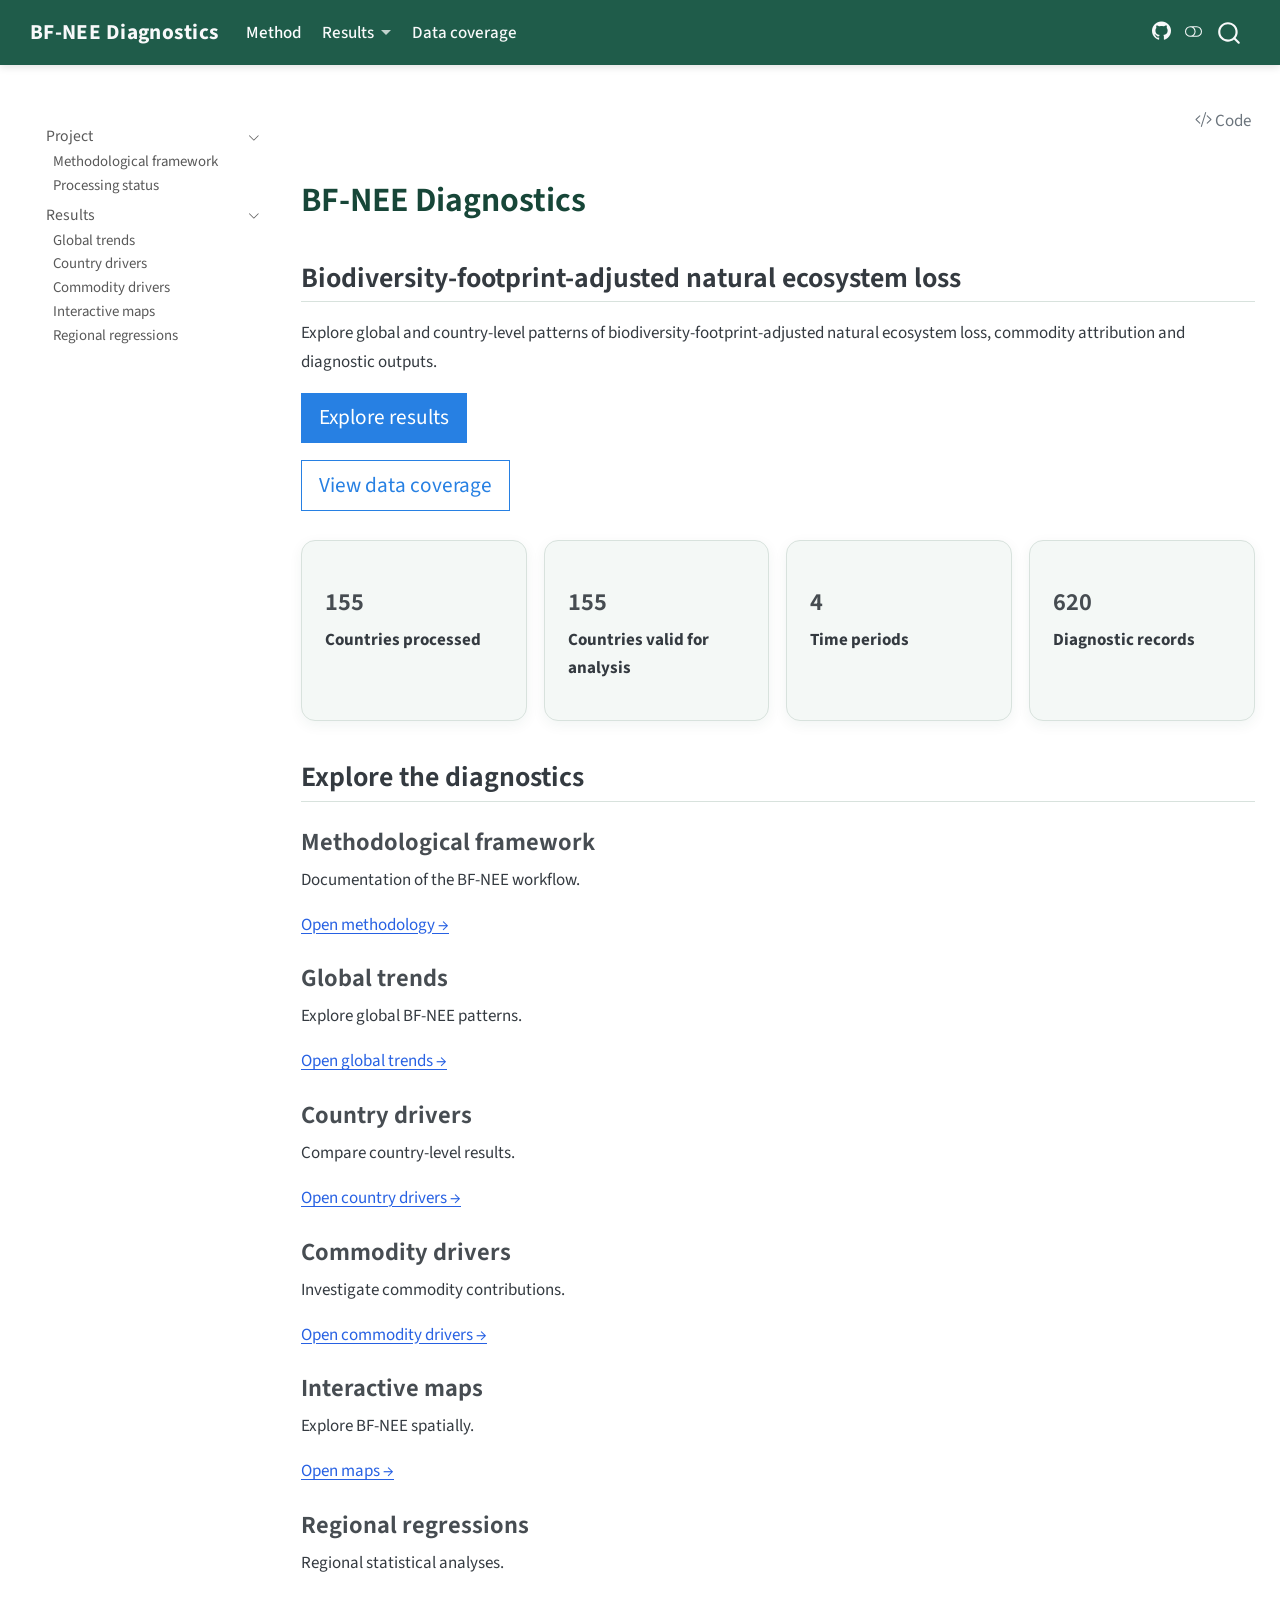
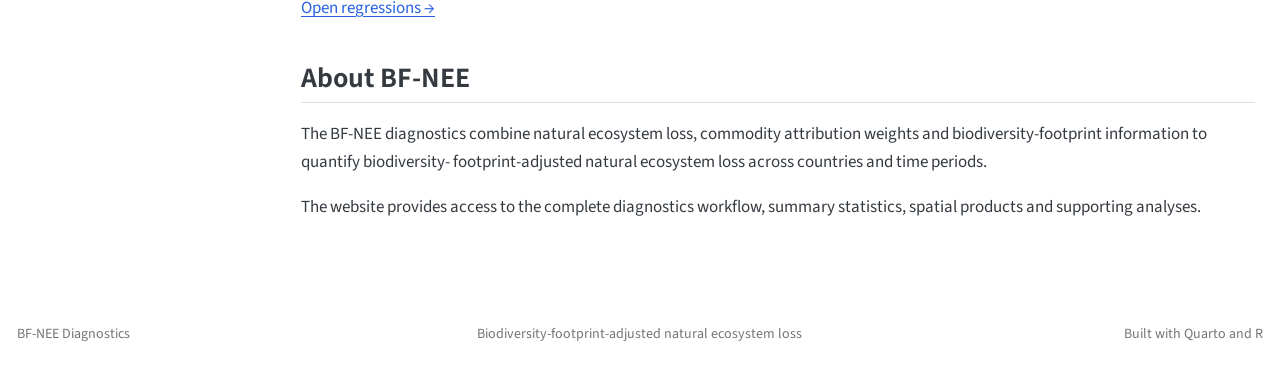
<file: docs/index.html>
<!DOCTYPE html>
<html xmlns="http://www.w3.org/1999/xhtml" lang="en" xml:lang="en"><head>

<meta charset="utf-8">
<meta name="generator" content="quarto-1.5.57">

<meta name="viewport" content="width=device-width, initial-scale=1.0, user-scalable=yes">


<title>BF-NEE Diagnostics</title>
<style>
code{white-space: pre-wrap;}
span.smallcaps{font-variant: small-caps;}
div.columns{display: flex; gap: min(4vw, 1.5em);}
div.column{flex: auto; overflow-x: auto;}
div.hanging-indent{margin-left: 1.5em; text-indent: -1.5em;}
ul.task-list{list-style: none;}
ul.task-list li input[type="checkbox"] {
  width: 0.8em;
  margin: 0 0.8em 0.2em -1em; /* quarto-specific, see https://github.com/quarto-dev/quarto-cli/issues/4556 */ 
  vertical-align: middle;
}
/* CSS for syntax highlighting */
pre > code.sourceCode { white-space: pre; position: relative; }
pre > code.sourceCode > span { line-height: 1.25; }
pre > code.sourceCode > span:empty { height: 1.2em; }
.sourceCode { overflow: visible; }
code.sourceCode > span { color: inherit; text-decoration: inherit; }
div.sourceCode { margin: 1em 0; }
pre.sourceCode { margin: 0; }
@media screen {
div.sourceCode { overflow: auto; }
}
@media print {
pre > code.sourceCode { white-space: pre-wrap; }
pre > code.sourceCode > span { display: inline-block; text-indent: -5em; padding-left: 5em; }
}
pre.numberSource code
  { counter-reset: source-line 0; }
pre.numberSource code > span
  { position: relative; left: -4em; counter-increment: source-line; }
pre.numberSource code > span > a:first-child::before
  { content: counter(source-line);
    position: relative; left: -1em; text-align: right; vertical-align: baseline;
    border: none; display: inline-block;
    -webkit-touch-callout: none; -webkit-user-select: none;
    -khtml-user-select: none; -moz-user-select: none;
    -ms-user-select: none; user-select: none;
    padding: 0 4px; width: 4em;
  }
pre.numberSource { margin-left: 3em;  padding-left: 4px; }
div.sourceCode
  {   }
@media screen {
pre > code.sourceCode > span > a:first-child::before { text-decoration: underline; }
}
</style>


<script src="site_libs/quarto-nav/quarto-nav.js"></script>
<script src="site_libs/clipboard/clipboard.min.js"></script>
<script src="site_libs/quarto-search/autocomplete.umd.js"></script>
<script src="site_libs/quarto-search/fuse.min.js"></script>
<script src="site_libs/quarto-search/quarto-search.js"></script>
<meta name="quarto:offset" content="./">
<script src="site_libs/quarto-html/quarto.js"></script>
<script src="site_libs/quarto-html/popper.min.js"></script>
<script src="site_libs/quarto-html/tippy.umd.min.js"></script>
<script src="site_libs/quarto-html/anchor.min.js"></script>
<link href="site_libs/quarto-html/tippy.css" rel="stylesheet">
<link href="site_libs/quarto-html/quarto-syntax-highlighting.css" rel="stylesheet" class="quarto-color-scheme" id="quarto-text-highlighting-styles">
<link href="site_libs/quarto-html/quarto-syntax-highlighting-dark.css" rel="prefetch" class="quarto-color-scheme quarto-color-alternate" id="quarto-text-highlighting-styles">
<script src="site_libs/bootstrap/bootstrap.min.js"></script>
<link href="site_libs/bootstrap/bootstrap-icons.css" rel="stylesheet">
<link href="site_libs/bootstrap/bootstrap.min.css" rel="stylesheet" class="quarto-color-scheme" id="quarto-bootstrap" data-mode="light">
<link href="site_libs/bootstrap/bootstrap-dark.min.css" rel="prefetch" class="quarto-color-scheme quarto-color-alternate" id="quarto-bootstrap" data-mode="dark">
<script id="quarto-search-options" type="application/json">{
  "location": "navbar",
  "copy-button": false,
  "collapse-after": 3,
  "panel-placement": "end",
  "type": "overlay",
  "limit": 50,
  "keyboard-shortcut": [
    "f",
    "/",
    "s"
  ],
  "show-item-context": false,
  "language": {
    "search-no-results-text": "No results",
    "search-matching-documents-text": "matching documents",
    "search-copy-link-title": "Copy link to search",
    "search-hide-matches-text": "Hide additional matches",
    "search-more-match-text": "more match in this document",
    "search-more-matches-text": "more matches in this document",
    "search-clear-button-title": "Clear",
    "search-text-placeholder": "",
    "search-detached-cancel-button-title": "Cancel",
    "search-submit-button-title": "Submit",
    "search-label": "Search"
  }
}</script>
<style>html{ scroll-behavior: smooth; }</style>
<link href="site_libs/pagedtable-1.1/css/pagedtable.css" rel="stylesheet">
<script src="site_libs/pagedtable-1.1/js/pagedtable.js"></script>


<link rel="stylesheet" href="styles.css">
</head>

<body class="nav-sidebar floating nav-fixed">

<div id="quarto-search-results"></div>
  <header id="quarto-header" class="headroom fixed-top">
    <nav class="navbar navbar-expand-lg " data-bs-theme="dark">
      <div class="navbar-container container-fluid">
      <div class="navbar-brand-container mx-auto">
    <a class="navbar-brand" href="./index.html">
    <span class="navbar-title">BF-NEE Diagnostics</span>
    </a>
  </div>
            <div id="quarto-search" class="" title="Search"></div>
          <button class="navbar-toggler" type="button" data-bs-toggle="collapse" data-bs-target="#navbarCollapse" aria-controls="navbarCollapse" role="menu" aria-expanded="false" aria-label="Toggle navigation" onclick="if (window.quartoToggleHeadroom) { window.quartoToggleHeadroom(); }">
  <span class="navbar-toggler-icon"></span>
</button>
          <div class="collapse navbar-collapse" id="navbarCollapse">
            <ul class="navbar-nav navbar-nav-scroll me-auto">
  <li class="nav-item">
    <a class="nav-link active" href="./00_methodological_framework.html" aria-current="page"> 
<span class="menu-text">Method</span></a>
  </li>  
  <li class="nav-item dropdown ">
    <a class="nav-link dropdown-toggle" href="#" id="nav-menu-results" role="link" data-bs-toggle="dropdown" aria-expanded="false">
 <span class="menu-text">Results</span>
    </a>
    <ul class="dropdown-menu" aria-labelledby="nav-menu-results">    
        <li>
    <a class="dropdown-item" href="./02_global_trends.html">
 <span class="dropdown-text">Global trends</span></a>
  </li>  
        <li>
    <a class="dropdown-item" href="./03_country_drivers.html">
 <span class="dropdown-text">Country drivers</span></a>
  </li>  
        <li>
    <a class="dropdown-item" href="./04_commodity_drivers.html">
 <span class="dropdown-text">Commodity drivers</span></a>
  </li>  
        <li>
    <a class="dropdown-item" href="./05_maps.html">
 <span class="dropdown-text">Interactive maps</span></a>
  </li>  
        <li>
    <a class="dropdown-item" href="./06_regional_regressions.html">
 <span class="dropdown-text">Regional regressions</span></a>
  </li>  
    </ul>
  </li>
  <li class="nav-item">
    <a class="nav-link" href="./01_processing_status.html"> 
<span class="menu-text">Data coverage</span></a>
  </li>  
</ul>
            <ul class="navbar-nav navbar-nav-scroll ms-auto">
  <li class="nav-item compact">
    <a class="nav-link" href="https://github.com/sh33caqo/bf-nee-diagnostics"> <i class="bi bi-github" role="img" aria-label="GitHub repository">
</i> 
<span class="menu-text"></span></a>
  </li>  
</ul>
          </div> <!-- /navcollapse -->
            <div class="quarto-navbar-tools">
  <a href="" class="quarto-color-scheme-toggle quarto-navigation-tool  px-1" onclick="window.quartoToggleColorScheme(); return false;" title="Toggle dark mode"><i class="bi"></i></a>
</div>
      </div> <!-- /container-fluid -->
    </nav>
  <nav class="quarto-secondary-nav">
    <div class="container-fluid d-flex">
      <button type="button" class="quarto-btn-toggle btn" data-bs-toggle="collapse" role="button" data-bs-target=".quarto-sidebar-collapse-item" aria-controls="quarto-sidebar" aria-expanded="false" aria-label="Toggle sidebar navigation" onclick="if (window.quartoToggleHeadroom) { window.quartoToggleHeadroom(); }">
        <i class="bi bi-layout-text-sidebar-reverse"></i>
      </button>
        <nav class="quarto-page-breadcrumbs" aria-label="breadcrumb"><ol class="breadcrumb"></ol></nav>
        <a class="flex-grow-1" role="navigation" data-bs-toggle="collapse" data-bs-target=".quarto-sidebar-collapse-item" aria-controls="quarto-sidebar" aria-expanded="false" aria-label="Toggle sidebar navigation" onclick="if (window.quartoToggleHeadroom) { window.quartoToggleHeadroom(); }">      
        </a>
      <button type="button" class="btn quarto-search-button" aria-label="Search" onclick="window.quartoOpenSearch();">
        <i class="bi bi-search"></i>
      </button>
    </div>
  </nav>
</header>
<!-- content -->
<div id="quarto-content" class="quarto-container page-columns page-rows-contents page-layout-full page-navbar">
<!-- sidebar -->
  <nav id="quarto-sidebar" class="sidebar collapse collapse-horizontal quarto-sidebar-collapse-item sidebar-navigation floating overflow-auto">
        <div class="mt-2 flex-shrink-0 align-items-center">
        <div class="sidebar-search">
        <div id="quarto-search" class="" title="Search"></div>
        </div>
        </div>
    <div class="sidebar-menu-container"> 
    <ul class="list-unstyled mt-1">
        <li class="sidebar-item sidebar-item-section">
      <div class="sidebar-item-container"> 
            <a class="sidebar-item-text sidebar-link text-start" data-bs-toggle="collapse" data-bs-target="#quarto-sidebar-section-1" role="navigation" aria-expanded="true">
 <span class="menu-text">Project</span></a>
          <a class="sidebar-item-toggle text-start" data-bs-toggle="collapse" data-bs-target="#quarto-sidebar-section-1" role="navigation" aria-expanded="true" aria-label="Toggle section">
            <i class="bi bi-chevron-right ms-2"></i>
          </a> 
      </div>
      <ul id="quarto-sidebar-section-1" class="collapse list-unstyled sidebar-section depth1 show">  
          <li class="sidebar-item">
  <div class="sidebar-item-container"> 
  <a href="./00_methodological_framework.html" class="sidebar-item-text sidebar-link">
 <span class="menu-text">Methodological framework</span></a>
  </div>
</li>
          <li class="sidebar-item">
  <div class="sidebar-item-container"> 
  <a href="./01_processing_status.html" class="sidebar-item-text sidebar-link">
 <span class="menu-text">Processing status</span></a>
  </div>
</li>
      </ul>
  </li>
        <li class="sidebar-item sidebar-item-section">
      <div class="sidebar-item-container"> 
            <a class="sidebar-item-text sidebar-link text-start" data-bs-toggle="collapse" data-bs-target="#quarto-sidebar-section-2" role="navigation" aria-expanded="true">
 <span class="menu-text">Results</span></a>
          <a class="sidebar-item-toggle text-start" data-bs-toggle="collapse" data-bs-target="#quarto-sidebar-section-2" role="navigation" aria-expanded="true" aria-label="Toggle section">
            <i class="bi bi-chevron-right ms-2"></i>
          </a> 
      </div>
      <ul id="quarto-sidebar-section-2" class="collapse list-unstyled sidebar-section depth1 show">  
          <li class="sidebar-item">
  <div class="sidebar-item-container"> 
  <a href="./02_global_trends.html" class="sidebar-item-text sidebar-link">
 <span class="menu-text">Global trends</span></a>
  </div>
</li>
          <li class="sidebar-item">
  <div class="sidebar-item-container"> 
  <a href="./03_country_drivers.html" class="sidebar-item-text sidebar-link">
 <span class="menu-text">Country drivers</span></a>
  </div>
</li>
          <li class="sidebar-item">
  <div class="sidebar-item-container"> 
  <a href="./04_commodity_drivers.html" class="sidebar-item-text sidebar-link">
 <span class="menu-text">Commodity drivers</span></a>
  </div>
</li>
          <li class="sidebar-item">
  <div class="sidebar-item-container"> 
  <a href="./05_maps.html" class="sidebar-item-text sidebar-link">
 <span class="menu-text">Interactive maps</span></a>
  </div>
</li>
          <li class="sidebar-item">
  <div class="sidebar-item-container"> 
  <a href="./06_regional_regressions.html" class="sidebar-item-text sidebar-link">
 <span class="menu-text">Regional regressions</span></a>
  </div>
</li>
      </ul>
  </li>
    </ul>
    </div>
</nav>
<div id="quarto-sidebar-glass" class="quarto-sidebar-collapse-item" data-bs-toggle="collapse" data-bs-target=".quarto-sidebar-collapse-item"></div>
<!-- margin-sidebar -->
    
<!-- main -->
<main class="content column-page-right" id="quarto-document-content"><div class="quarto-title-block"><div class="quarto-title-tools-only"><h1></h1><button type="button" class="btn code-tools-button" id="quarto-code-tools-source"><i class="bi"></i> Code</button></div></div>




<section id="bf-nee-diagnostics" class="level1 hero-section">
<h1>BF-NEE Diagnostics</h1>
<section id="biodiversity-footprint-adjusted-natural-ecosystem-loss" class="level2">
<h2 class="anchored" data-anchor-id="biodiversity-footprint-adjusted-natural-ecosystem-loss">Biodiversity-footprint-adjusted natural ecosystem loss</h2>
<p>Explore global and country-level patterns of biodiversity-footprint-adjusted natural ecosystem loss, commodity attribution and diagnostic outputs.</p>
<div class="hero-actions">
<p><a href="./02_global_trends.html" class="btn btn-primary btn-lg">Explore results</a></p>
<p><a href="./01_processing_status.html" class="btn btn-outline-primary btn-lg">View data coverage</a></p>
</div>
</section>
</section>
<div class="metric-grid">
<section id="section" class="level3 metric-card">
<h3 class="anchored" data-anchor-id="section">155</h3>
<p><strong>Countries processed</strong></p>
</section>
<section id="section-1" class="level3 metric-card">
<h3 class="anchored" data-anchor-id="section-1">155</h3>
<p><strong>Countries valid for analysis</strong></p>
</section>
<section id="section-2" class="level3 metric-card">
<h3 class="anchored" data-anchor-id="section-2">4</h3>
<p><strong>Time periods</strong></p>
</section>
<section id="section-3" class="level3 metric-card">
<h3 class="anchored" data-anchor-id="section-3">620</h3>
<p><strong>Diagnostic records</strong></p>
</section>
</div>
<section id="explore-the-diagnostics" class="level2">
<h2 class="anchored" data-anchor-id="explore-the-diagnostics">Explore the diagnostics</h2>
<div class="feature-grid">
<section id="methodological-framework" class="level3 feature-card">
<h3 class="anchored" data-anchor-id="methodological-framework">Methodological framework</h3>
<p>Documentation of the BF-NEE workflow.</p>
<p><a href="./00_methodological_framework.html">Open methodology →</a></p>
</section>
<section id="global-trends" class="level3 feature-card">
<h3 class="anchored" data-anchor-id="global-trends">Global trends</h3>
<p>Explore global BF-NEE patterns.</p>
<p><a href="./02_global_trends.html">Open global trends →</a></p>
</section>
<section id="country-drivers" class="level3 feature-card">
<h3 class="anchored" data-anchor-id="country-drivers">Country drivers</h3>
<p>Compare country-level results.</p>
<p><a href="./03_country_drivers.html">Open country drivers →</a></p>
</section>
<section id="commodity-drivers" class="level3 feature-card">
<h3 class="anchored" data-anchor-id="commodity-drivers">Commodity drivers</h3>
<p>Investigate commodity contributions.</p>
<p><a href="./04_commodity_drivers.html">Open commodity drivers →</a></p>
</section>
<section id="interactive-maps" class="level3 feature-card">
<h3 class="anchored" data-anchor-id="interactive-maps">Interactive maps</h3>
<p>Explore BF-NEE spatially.</p>
<p><a href="./05_maps.html">Open maps →</a></p>
</section>
<section id="regional-regressions" class="level3 feature-card">
<h3 class="anchored" data-anchor-id="regional-regressions">Regional regressions</h3>
<p>Regional statistical analyses.</p>
<p><a href="./06_regional_regressions.html">Open regressions →</a></p>
</section>
</div>
</section>
<section id="about-bf-nee" class="level2">
<h2 class="anchored" data-anchor-id="about-bf-nee">About BF-NEE</h2>
<p>The BF-NEE diagnostics combine natural ecosystem loss, commodity attribution weights and biodiversity-footprint information to quantify biodiversity- footprint-adjusted natural ecosystem loss across countries and time periods.</p>
<p>The website provides access to the complete diagnostics workflow, summary statistics, spatial products and supporting analyses.</p>


<!-- -->

</section>

</main> <!-- /main -->
<script id="quarto-html-after-body" type="application/javascript">
window.document.addEventListener("DOMContentLoaded", function (event) {
  const toggleBodyColorMode = (bsSheetEl) => {
    const mode = bsSheetEl.getAttribute("data-mode");
    const bodyEl = window.document.querySelector("body");
    if (mode === "dark") {
      bodyEl.classList.add("quarto-dark");
      bodyEl.classList.remove("quarto-light");
    } else {
      bodyEl.classList.add("quarto-light");
      bodyEl.classList.remove("quarto-dark");
    }
  }
  const toggleBodyColorPrimary = () => {
    const bsSheetEl = window.document.querySelector("link#quarto-bootstrap");
    if (bsSheetEl) {
      toggleBodyColorMode(bsSheetEl);
    }
  }
  toggleBodyColorPrimary();  
  const disableStylesheet = (stylesheets) => {
    for (let i=0; i < stylesheets.length; i++) {
      const stylesheet = stylesheets[i];
      stylesheet.rel = 'prefetch';
    }
  }
  const enableStylesheet = (stylesheets) => {
    for (let i=0; i < stylesheets.length; i++) {
      const stylesheet = stylesheets[i];
      stylesheet.rel = 'stylesheet';
    }
  }
  const manageTransitions = (selector, allowTransitions) => {
    const els = window.document.querySelectorAll(selector);
    for (let i=0; i < els.length; i++) {
      const el = els[i];
      if (allowTransitions) {
        el.classList.remove('notransition');
      } else {
        el.classList.add('notransition');
      }
    }
  }
  const toggleGiscusIfUsed = (isAlternate, darkModeDefault) => {
    const baseTheme = document.querySelector('#giscus-base-theme')?.value ?? 'light';
    const alternateTheme = document.querySelector('#giscus-alt-theme')?.value ?? 'dark';
    let newTheme = '';
    if(darkModeDefault) {
      newTheme = isAlternate ? baseTheme : alternateTheme;
    } else {
      newTheme = isAlternate ? alternateTheme : baseTheme;
    }
    const changeGiscusTheme = () => {
      // From: https://github.com/giscus/giscus/issues/336
      const sendMessage = (message) => {
        const iframe = document.querySelector('iframe.giscus-frame');
        if (!iframe) return;
        iframe.contentWindow.postMessage({ giscus: message }, 'https://giscus.app');
      }
      sendMessage({
        setConfig: {
          theme: newTheme
        }
      });
    }
    const isGiscussLoaded = window.document.querySelector('iframe.giscus-frame') !== null;
    if (isGiscussLoaded) {
      changeGiscusTheme();
    }
  }
  const toggleColorMode = (alternate) => {
    // Switch the stylesheets
    const alternateStylesheets = window.document.querySelectorAll('link.quarto-color-scheme.quarto-color-alternate');
    manageTransitions('#quarto-margin-sidebar .nav-link', false);
    if (alternate) {
      enableStylesheet(alternateStylesheets);
      for (const sheetNode of alternateStylesheets) {
        if (sheetNode.id === "quarto-bootstrap") {
          toggleBodyColorMode(sheetNode);
        }
      }
    } else {
      disableStylesheet(alternateStylesheets);
      toggleBodyColorPrimary();
    }
    manageTransitions('#quarto-margin-sidebar .nav-link', true);
    // Switch the toggles
    const toggles = window.document.querySelectorAll('.quarto-color-scheme-toggle');
    for (let i=0; i < toggles.length; i++) {
      const toggle = toggles[i];
      if (toggle) {
        if (alternate) {
          toggle.classList.add("alternate");     
        } else {
          toggle.classList.remove("alternate");
        }
      }
    }
    // Hack to workaround the fact that safari doesn't
    // properly recolor the scrollbar when toggling (#1455)
    if (navigator.userAgent.indexOf('Safari') > 0 && navigator.userAgent.indexOf('Chrome') == -1) {
      manageTransitions("body", false);
      window.scrollTo(0, 1);
      setTimeout(() => {
        window.scrollTo(0, 0);
        manageTransitions("body", true);
      }, 40);  
    }
  }
  const isFileUrl = () => { 
    return window.location.protocol === 'file:';
  }
  const hasAlternateSentinel = () => {  
    let styleSentinel = getColorSchemeSentinel();
    if (styleSentinel !== null) {
      return styleSentinel === "alternate";
    } else {
      return false;
    }
  }
  const setStyleSentinel = (alternate) => {
    const value = alternate ? "alternate" : "default";
    if (!isFileUrl()) {
      window.localStorage.setItem("quarto-color-scheme", value);
    } else {
      localAlternateSentinel = value;
    }
  }
  const getColorSchemeSentinel = () => {
    if (!isFileUrl()) {
      const storageValue = window.localStorage.getItem("quarto-color-scheme");
      return storageValue != null ? storageValue : localAlternateSentinel;
    } else {
      return localAlternateSentinel;
    }
  }
  const darkModeDefault = false;
  let localAlternateSentinel = darkModeDefault ? 'alternate' : 'default';
  // Dark / light mode switch
  window.quartoToggleColorScheme = () => {
    // Read the current dark / light value 
    let toAlternate = !hasAlternateSentinel();
    toggleColorMode(toAlternate);
    setStyleSentinel(toAlternate);
    toggleGiscusIfUsed(toAlternate, darkModeDefault);
  };
  // Ensure there is a toggle, if there isn't float one in the top right
  if (window.document.querySelector('.quarto-color-scheme-toggle') === null) {
    const a = window.document.createElement('a');
    a.classList.add('top-right');
    a.classList.add('quarto-color-scheme-toggle');
    a.href = "";
    a.onclick = function() { try { window.quartoToggleColorScheme(); } catch {} return false; };
    const i = window.document.createElement("i");
    i.classList.add('bi');
    a.appendChild(i);
    window.document.body.appendChild(a);
  }
  // Switch to dark mode if need be
  if (hasAlternateSentinel()) {
    toggleColorMode(true);
  } else {
    toggleColorMode(false);
  }
  const icon = "";
  const anchorJS = new window.AnchorJS();
  anchorJS.options = {
    placement: 'right',
    icon: icon
  };
  anchorJS.add('.anchored');
  const isCodeAnnotation = (el) => {
    for (const clz of el.classList) {
      if (clz.startsWith('code-annotation-')) {                     
        return true;
      }
    }
    return false;
  }
  const onCopySuccess = function(e) {
    // button target
    const button = e.trigger;
    // don't keep focus
    button.blur();
    // flash "checked"
    button.classList.add('code-copy-button-checked');
    var currentTitle = button.getAttribute("title");
    button.setAttribute("title", "Copied!");
    let tooltip;
    if (window.bootstrap) {
      button.setAttribute("data-bs-toggle", "tooltip");
      button.setAttribute("data-bs-placement", "left");
      button.setAttribute("data-bs-title", "Copied!");
      tooltip = new bootstrap.Tooltip(button, 
        { trigger: "manual", 
          customClass: "code-copy-button-tooltip",
          offset: [0, -8]});
      tooltip.show();    
    }
    setTimeout(function() {
      if (tooltip) {
        tooltip.hide();
        button.removeAttribute("data-bs-title");
        button.removeAttribute("data-bs-toggle");
        button.removeAttribute("data-bs-placement");
      }
      button.setAttribute("title", currentTitle);
      button.classList.remove('code-copy-button-checked');
    }, 1000);
    // clear code selection
    e.clearSelection();
  }
  const getTextToCopy = function(trigger) {
      const codeEl = trigger.previousElementSibling.cloneNode(true);
      for (const childEl of codeEl.children) {
        if (isCodeAnnotation(childEl)) {
          childEl.remove();
        }
      }
      return codeEl.innerText;
  }
  const clipboard = new window.ClipboardJS('.code-copy-button:not([data-in-quarto-modal])', {
    text: getTextToCopy
  });
  clipboard.on('success', onCopySuccess);
  if (window.document.getElementById('quarto-embedded-source-code-modal')) {
    // For code content inside modals, clipBoardJS needs to be initialized with a container option
    // TODO: Check when it could be a function (https://github.com/zenorocha/clipboard.js/issues/860)
    const clipboardModal = new window.ClipboardJS('.code-copy-button[data-in-quarto-modal]', {
      text: getTextToCopy,
      container: window.document.getElementById('quarto-embedded-source-code-modal')
    });
    clipboardModal.on('success', onCopySuccess);
  }
  const viewSource = window.document.getElementById('quarto-view-source') ||
                     window.document.getElementById('quarto-code-tools-source');
  if (viewSource) {
    const sourceUrl = viewSource.getAttribute("data-quarto-source-url");
    viewSource.addEventListener("click", function(e) {
      if (sourceUrl) {
        // rstudio viewer pane
        if (/\bcapabilities=\b/.test(window.location)) {
          window.open(sourceUrl);
        } else {
          window.location.href = sourceUrl;
        }
      } else {
        const modal = new bootstrap.Modal(document.getElementById('quarto-embedded-source-code-modal'));
        modal.show();
      }
      return false;
    });
  }
  function toggleCodeHandler(show) {
    return function(e) {
      const detailsSrc = window.document.querySelectorAll(".cell > details > .sourceCode");
      for (let i=0; i<detailsSrc.length; i++) {
        const details = detailsSrc[i].parentElement;
        if (show) {
          details.open = true;
        } else {
          details.removeAttribute("open");
        }
      }
      const cellCodeDivs = window.document.querySelectorAll(".cell > .sourceCode");
      const fromCls = show ? "hidden" : "unhidden";
      const toCls = show ? "unhidden" : "hidden";
      for (let i=0; i<cellCodeDivs.length; i++) {
        const codeDiv = cellCodeDivs[i];
        if (codeDiv.classList.contains(fromCls)) {
          codeDiv.classList.remove(fromCls);
          codeDiv.classList.add(toCls);
        } 
      }
      return false;
    }
  }
  const hideAllCode = window.document.getElementById("quarto-hide-all-code");
  if (hideAllCode) {
    hideAllCode.addEventListener("click", toggleCodeHandler(false));
  }
  const showAllCode = window.document.getElementById("quarto-show-all-code");
  if (showAllCode) {
    showAllCode.addEventListener("click", toggleCodeHandler(true));
  }
    var localhostRegex = new RegExp(/^(?:http|https):\/\/localhost\:?[0-9]*\//);
    var mailtoRegex = new RegExp(/^mailto:/);
      var filterRegex = new RegExp('/' + window.location.host + '/');
    var isInternal = (href) => {
        return filterRegex.test(href) || localhostRegex.test(href) || mailtoRegex.test(href);
    }
    // Inspect non-navigation links and adorn them if external
 	var links = window.document.querySelectorAll('a[href]:not(.nav-link):not(.navbar-brand):not(.toc-action):not(.sidebar-link):not(.sidebar-item-toggle):not(.pagination-link):not(.no-external):not([aria-hidden]):not(.dropdown-item):not(.quarto-navigation-tool):not(.about-link)');
    for (var i=0; i<links.length; i++) {
      const link = links[i];
      if (!isInternal(link.href)) {
        // undo the damage that might have been done by quarto-nav.js in the case of
        // links that we want to consider external
        if (link.dataset.originalHref !== undefined) {
          link.href = link.dataset.originalHref;
        }
          // target, if specified
          link.setAttribute("target", "_blank");
          if (link.getAttribute("rel") === null) {
            link.setAttribute("rel", "noopener");
          }
      }
    }
  function tippyHover(el, contentFn, onTriggerFn, onUntriggerFn) {
    const config = {
      allowHTML: true,
      maxWidth: 500,
      delay: 100,
      arrow: false,
      appendTo: function(el) {
          return el.parentElement;
      },
      interactive: true,
      interactiveBorder: 10,
      theme: 'quarto',
      placement: 'bottom-start',
    };
    if (contentFn) {
      config.content = contentFn;
    }
    if (onTriggerFn) {
      config.onTrigger = onTriggerFn;
    }
    if (onUntriggerFn) {
      config.onUntrigger = onUntriggerFn;
    }
    window.tippy(el, config); 
  }
  const noterefs = window.document.querySelectorAll('a[role="doc-noteref"]');
  for (var i=0; i<noterefs.length; i++) {
    const ref = noterefs[i];
    tippyHover(ref, function() {
      // use id or data attribute instead here
      let href = ref.getAttribute('data-footnote-href') || ref.getAttribute('href');
      try { href = new URL(href).hash; } catch {}
      const id = href.replace(/^#\/?/, "");
      const note = window.document.getElementById(id);
      if (note) {
        return note.innerHTML;
      } else {
        return "";
      }
    });
  }
  const xrefs = window.document.querySelectorAll('a.quarto-xref');
  const processXRef = (id, note) => {
    // Strip column container classes
    const stripColumnClz = (el) => {
      el.classList.remove("page-full", "page-columns");
      if (el.children) {
        for (const child of el.children) {
          stripColumnClz(child);
        }
      }
    }
    stripColumnClz(note)
    if (id === null || id.startsWith('sec-')) {
      // Special case sections, only their first couple elements
      const container = document.createElement("div");
      if (note.children && note.children.length > 2) {
        container.appendChild(note.children[0].cloneNode(true));
        for (let i = 1; i < note.children.length; i++) {
          const child = note.children[i];
          if (child.tagName === "P" && child.innerText === "") {
            continue;
          } else {
            container.appendChild(child.cloneNode(true));
            break;
          }
        }
        if (window.Quarto?.typesetMath) {
          window.Quarto.typesetMath(container);
        }
        return container.innerHTML
      } else {
        if (window.Quarto?.typesetMath) {
          window.Quarto.typesetMath(note);
        }
        return note.innerHTML;
      }
    } else {
      // Remove any anchor links if they are present
      const anchorLink = note.querySelector('a.anchorjs-link');
      if (anchorLink) {
        anchorLink.remove();
      }
      if (window.Quarto?.typesetMath) {
        window.Quarto.typesetMath(note);
      }
      // TODO in 1.5, we should make sure this works without a callout special case
      if (note.classList.contains("callout")) {
        return note.outerHTML;
      } else {
        return note.innerHTML;
      }
    }
  }
  for (var i=0; i<xrefs.length; i++) {
    const xref = xrefs[i];
    tippyHover(xref, undefined, function(instance) {
      instance.disable();
      let url = xref.getAttribute('href');
      let hash = undefined; 
      if (url.startsWith('#')) {
        hash = url;
      } else {
        try { hash = new URL(url).hash; } catch {}
      }
      if (hash) {
        const id = hash.replace(/^#\/?/, "");
        const note = window.document.getElementById(id);
        if (note !== null) {
          try {
            const html = processXRef(id, note.cloneNode(true));
            instance.setContent(html);
          } finally {
            instance.enable();
            instance.show();
          }
        } else {
          // See if we can fetch this
          fetch(url.split('#')[0])
          .then(res => res.text())
          .then(html => {
            const parser = new DOMParser();
            const htmlDoc = parser.parseFromString(html, "text/html");
            const note = htmlDoc.getElementById(id);
            if (note !== null) {
              const html = processXRef(id, note);
              instance.setContent(html);
            } 
          }).finally(() => {
            instance.enable();
            instance.show();
          });
        }
      } else {
        // See if we can fetch a full url (with no hash to target)
        // This is a special case and we should probably do some content thinning / targeting
        fetch(url)
        .then(res => res.text())
        .then(html => {
          const parser = new DOMParser();
          const htmlDoc = parser.parseFromString(html, "text/html");
          const note = htmlDoc.querySelector('main.content');
          if (note !== null) {
            // This should only happen for chapter cross references
            // (since there is no id in the URL)
            // remove the first header
            if (note.children.length > 0 && note.children[0].tagName === "HEADER") {
              note.children[0].remove();
            }
            const html = processXRef(null, note);
            instance.setContent(html);
          } 
        }).finally(() => {
          instance.enable();
          instance.show();
        });
      }
    }, function(instance) {
    });
  }
      let selectedAnnoteEl;
      const selectorForAnnotation = ( cell, annotation) => {
        let cellAttr = 'data-code-cell="' + cell + '"';
        let lineAttr = 'data-code-annotation="' +  annotation + '"';
        const selector = 'span[' + cellAttr + '][' + lineAttr + ']';
        return selector;
      }
      const selectCodeLines = (annoteEl) => {
        const doc = window.document;
        const targetCell = annoteEl.getAttribute("data-target-cell");
        const targetAnnotation = annoteEl.getAttribute("data-target-annotation");
        const annoteSpan = window.document.querySelector(selectorForAnnotation(targetCell, targetAnnotation));
        const lines = annoteSpan.getAttribute("data-code-lines").split(",");
        const lineIds = lines.map((line) => {
          return targetCell + "-" + line;
        })
        let top = null;
        let height = null;
        let parent = null;
        if (lineIds.length > 0) {
            //compute the position of the single el (top and bottom and make a div)
            const el = window.document.getElementById(lineIds[0]);
            top = el.offsetTop;
            height = el.offsetHeight;
            parent = el.parentElement.parentElement;
          if (lineIds.length > 1) {
            const lastEl = window.document.getElementById(lineIds[lineIds.length - 1]);
            const bottom = lastEl.offsetTop + lastEl.offsetHeight;
            height = bottom - top;
          }
          if (top !== null && height !== null && parent !== null) {
            // cook up a div (if necessary) and position it 
            let div = window.document.getElementById("code-annotation-line-highlight");
            if (div === null) {
              div = window.document.createElement("div");
              div.setAttribute("id", "code-annotation-line-highlight");
              div.style.position = 'absolute';
              parent.appendChild(div);
            }
            div.style.top = top - 2 + "px";
            div.style.height = height + 4 + "px";
            div.style.left = 0;
            let gutterDiv = window.document.getElementById("code-annotation-line-highlight-gutter");
            if (gutterDiv === null) {
              gutterDiv = window.document.createElement("div");
              gutterDiv.setAttribute("id", "code-annotation-line-highlight-gutter");
              gutterDiv.style.position = 'absolute';
              const codeCell = window.document.getElementById(targetCell);
              const gutter = codeCell.querySelector('.code-annotation-gutter');
              gutter.appendChild(gutterDiv);
            }
            gutterDiv.style.top = top - 2 + "px";
            gutterDiv.style.height = height + 4 + "px";
          }
          selectedAnnoteEl = annoteEl;
        }
      };
      const unselectCodeLines = () => {
        const elementsIds = ["code-annotation-line-highlight", "code-annotation-line-highlight-gutter"];
        elementsIds.forEach((elId) => {
          const div = window.document.getElementById(elId);
          if (div) {
            div.remove();
          }
        });
        selectedAnnoteEl = undefined;
      };
        // Handle positioning of the toggle
    window.addEventListener(
      "resize",
      throttle(() => {
        elRect = undefined;
        if (selectedAnnoteEl) {
          selectCodeLines(selectedAnnoteEl);
        }
      }, 10)
    );
    function throttle(fn, ms) {
    let throttle = false;
    let timer;
      return (...args) => {
        if(!throttle) { // first call gets through
            fn.apply(this, args);
            throttle = true;
        } else { // all the others get throttled
            if(timer) clearTimeout(timer); // cancel #2
            timer = setTimeout(() => {
              fn.apply(this, args);
              timer = throttle = false;
            }, ms);
        }
      };
    }
      // Attach click handler to the DT
      const annoteDls = window.document.querySelectorAll('dt[data-target-cell]');
      for (const annoteDlNode of annoteDls) {
        annoteDlNode.addEventListener('click', (event) => {
          const clickedEl = event.target;
          if (clickedEl !== selectedAnnoteEl) {
            unselectCodeLines();
            const activeEl = window.document.querySelector('dt[data-target-cell].code-annotation-active');
            if (activeEl) {
              activeEl.classList.remove('code-annotation-active');
            }
            selectCodeLines(clickedEl);
            clickedEl.classList.add('code-annotation-active');
          } else {
            // Unselect the line
            unselectCodeLines();
            clickedEl.classList.remove('code-annotation-active');
          }
        });
      }
  const findCites = (el) => {
    const parentEl = el.parentElement;
    if (parentEl) {
      const cites = parentEl.dataset.cites;
      if (cites) {
        return {
          el,
          cites: cites.split(' ')
        };
      } else {
        return findCites(el.parentElement)
      }
    } else {
      return undefined;
    }
  };
  var bibliorefs = window.document.querySelectorAll('a[role="doc-biblioref"]');
  for (var i=0; i<bibliorefs.length; i++) {
    const ref = bibliorefs[i];
    const citeInfo = findCites(ref);
    if (citeInfo) {
      tippyHover(citeInfo.el, function() {
        var popup = window.document.createElement('div');
        citeInfo.cites.forEach(function(cite) {
          var citeDiv = window.document.createElement('div');
          citeDiv.classList.add('hanging-indent');
          citeDiv.classList.add('csl-entry');
          var biblioDiv = window.document.getElementById('ref-' + cite);
          if (biblioDiv) {
            citeDiv.innerHTML = biblioDiv.innerHTML;
          }
          popup.appendChild(citeDiv);
        });
        return popup.innerHTML;
      });
    }
  }
});
</script><div class="modal fade" id="quarto-embedded-source-code-modal" tabindex="-1" aria-labelledby="quarto-embedded-source-code-modal-label" aria-hidden="true"><div class="modal-dialog modal-dialog-scrollable"><div class="modal-content"><div class="modal-header"><h5 class="modal-title" id="quarto-embedded-source-code-modal-label">Source Code</h5><button class="btn-close" data-bs-dismiss="modal"></button></div><div class="modal-body"><div class="">
<div class="sourceCode" id="cb1" data-shortcodes="false"><pre class="sourceCode markdown code-with-copy"><code class="sourceCode markdown"><span id="cb1-1"><a href="#cb1-1" aria-hidden="true" tabindex="-1"></a><span class="co">---</span></span>
<span id="cb1-2"><a href="#cb1-2" aria-hidden="true" tabindex="-1"></a><span class="an">title:</span><span class="co"> ""</span></span>
<span id="cb1-3"><a href="#cb1-3" aria-hidden="true" tabindex="-1"></a><span class="an">page-layout:</span><span class="co"> full</span></span>
<span id="cb1-4"><a href="#cb1-4" aria-hidden="true" tabindex="-1"></a><span class="an">toc:</span><span class="co"> false</span></span>
<span id="cb1-5"><a href="#cb1-5" aria-hidden="true" tabindex="-1"></a><span class="co">---</span></span>
<span id="cb1-6"><a href="#cb1-6" aria-hidden="true" tabindex="-1"></a></span>
<span id="cb1-9"><a href="#cb1-9" aria-hidden="true" tabindex="-1"></a><span class="in">```{r}</span></span>
<span id="cb1-10"><a href="#cb1-10" aria-hidden="true" tabindex="-1"></a><span class="co">#| label: setup</span></span>
<span id="cb1-11"><a href="#cb1-11" aria-hidden="true" tabindex="-1"></a><span class="co">#| include: false</span></span>
<span id="cb1-12"><a href="#cb1-12" aria-hidden="true" tabindex="-1"></a><span class="co">#| warning: false</span></span>
<span id="cb1-13"><a href="#cb1-13" aria-hidden="true" tabindex="-1"></a><span class="co">#| message: false</span></span>
<span id="cb1-14"><a href="#cb1-14" aria-hidden="true" tabindex="-1"></a></span>
<span id="cb1-15"><a href="#cb1-15" aria-hidden="true" tabindex="-1"></a><span class="fu">library</span>(dplyr)</span>
<span id="cb1-16"><a href="#cb1-16" aria-hidden="true" tabindex="-1"></a><span class="fu">library</span>(readr)</span>
<span id="cb1-17"><a href="#cb1-17" aria-hidden="true" tabindex="-1"></a></span>
<span id="cb1-18"><a href="#cb1-18" aria-hidden="true" tabindex="-1"></a>f_valid <span class="ot">&lt;-</span> <span class="fu">file.path</span>(</span>
<span id="cb1-19"><a href="#cb1-19" aria-hidden="true" tabindex="-1"></a>  <span class="st">"~/Symobio/Data/Processed/BF_NEE_Diagnostics"</span>,</span>
<span id="cb1-20"><a href="#cb1-20" aria-hidden="true" tabindex="-1"></a>  <span class="st">"bfnee_valid_countries.csv"</span></span>
<span id="cb1-21"><a href="#cb1-21" aria-hidden="true" tabindex="-1"></a>)</span>
<span id="cb1-22"><a href="#cb1-22" aria-hidden="true" tabindex="-1"></a></span>
<span id="cb1-23"><a href="#cb1-23" aria-hidden="true" tabindex="-1"></a>f_diag <span class="ot">&lt;-</span> <span class="fu">file.path</span>(</span>
<span id="cb1-24"><a href="#cb1-24" aria-hidden="true" tabindex="-1"></a>  <span class="st">"~/Symobio/Data/Processed/BF_NEE_Diagnostics"</span>,</span>
<span id="cb1-25"><a href="#cb1-25" aria-hidden="true" tabindex="-1"></a>  <span class="st">"bfnee_country_diagnostics_all_transitions.csv"</span></span>
<span id="cb1-26"><a href="#cb1-26" aria-hidden="true" tabindex="-1"></a>)</span>
<span id="cb1-27"><a href="#cb1-27" aria-hidden="true" tabindex="-1"></a></span>
<span id="cb1-28"><a href="#cb1-28" aria-hidden="true" tabindex="-1"></a>valid <span class="ot">&lt;-</span> <span class="fu">read_csv</span>(</span>
<span id="cb1-29"><a href="#cb1-29" aria-hidden="true" tabindex="-1"></a>  f_valid,</span>
<span id="cb1-30"><a href="#cb1-30" aria-hidden="true" tabindex="-1"></a>  <span class="at">show_col_types =</span> <span class="cn">FALSE</span></span>
<span id="cb1-31"><a href="#cb1-31" aria-hidden="true" tabindex="-1"></a>)</span>
<span id="cb1-32"><a href="#cb1-32" aria-hidden="true" tabindex="-1"></a></span>
<span id="cb1-33"><a href="#cb1-33" aria-hidden="true" tabindex="-1"></a>diag <span class="ot">&lt;-</span> <span class="fu">read_csv</span>(</span>
<span id="cb1-34"><a href="#cb1-34" aria-hidden="true" tabindex="-1"></a>  f_diag,</span>
<span id="cb1-35"><a href="#cb1-35" aria-hidden="true" tabindex="-1"></a>  <span class="at">show_col_types =</span> <span class="cn">FALSE</span></span>
<span id="cb1-36"><a href="#cb1-36" aria-hidden="true" tabindex="-1"></a>)</span>
<span id="cb1-37"><a href="#cb1-37" aria-hidden="true" tabindex="-1"></a></span>
<span id="cb1-38"><a href="#cb1-38" aria-hidden="true" tabindex="-1"></a>n_valid <span class="ot">&lt;-</span> valid <span class="sc">%&gt;%</span></span>
<span id="cb1-39"><a href="#cb1-39" aria-hidden="true" tabindex="-1"></a>  <span class="fu">filter</span>(valid_for_analysis) <span class="sc">%&gt;%</span></span>
<span id="cb1-40"><a href="#cb1-40" aria-hidden="true" tabindex="-1"></a>  <span class="fu">summarise</span>(<span class="at">n =</span> <span class="fu">n_distinct</span>(iso3)) <span class="sc">%&gt;%</span></span>
<span id="cb1-41"><a href="#cb1-41" aria-hidden="true" tabindex="-1"></a>  <span class="fu">pull</span>(n)</span>
<span id="cb1-42"><a href="#cb1-42" aria-hidden="true" tabindex="-1"></a></span>
<span id="cb1-43"><a href="#cb1-43" aria-hidden="true" tabindex="-1"></a>n_processed <span class="ot">&lt;-</span> valid <span class="sc">%&gt;%</span></span>
<span id="cb1-44"><a href="#cb1-44" aria-hidden="true" tabindex="-1"></a>  <span class="fu">summarise</span>(<span class="at">n =</span> <span class="fu">n_distinct</span>(iso3)) <span class="sc">%&gt;%</span></span>
<span id="cb1-45"><a href="#cb1-45" aria-hidden="true" tabindex="-1"></a>  <span class="fu">pull</span>(n)</span>
<span id="cb1-46"><a href="#cb1-46" aria-hidden="true" tabindex="-1"></a></span>
<span id="cb1-47"><a href="#cb1-47" aria-hidden="true" tabindex="-1"></a>n_transitions <span class="ot">&lt;-</span> diag <span class="sc">%&gt;%</span></span>
<span id="cb1-48"><a href="#cb1-48" aria-hidden="true" tabindex="-1"></a>  <span class="fu">summarise</span>(<span class="at">n =</span> <span class="fu">n_distinct</span>(transition)) <span class="sc">%&gt;%</span></span>
<span id="cb1-49"><a href="#cb1-49" aria-hidden="true" tabindex="-1"></a>  <span class="fu">pull</span>(n)</span>
<span id="cb1-50"><a href="#cb1-50" aria-hidden="true" tabindex="-1"></a></span>
<span id="cb1-51"><a href="#cb1-51" aria-hidden="true" tabindex="-1"></a>n_outputs <span class="ot">&lt;-</span> <span class="fu">nrow</span>(diag)</span>
<span id="cb1-52"><a href="#cb1-52" aria-hidden="true" tabindex="-1"></a><span class="in">```</span></span>
<span id="cb1-53"><a href="#cb1-53" aria-hidden="true" tabindex="-1"></a></span>
<span id="cb1-54"><a href="#cb1-54" aria-hidden="true" tabindex="-1"></a>::: {.hero-section}</span>
<span id="cb1-55"><a href="#cb1-55" aria-hidden="true" tabindex="-1"></a></span>
<span id="cb1-56"><a href="#cb1-56" aria-hidden="true" tabindex="-1"></a><span class="fu"># BF-NEE Diagnostics</span></span>
<span id="cb1-57"><a href="#cb1-57" aria-hidden="true" tabindex="-1"></a></span>
<span id="cb1-58"><a href="#cb1-58" aria-hidden="true" tabindex="-1"></a><span class="fu">## Biodiversity-footprint-adjusted natural ecosystem loss</span></span>
<span id="cb1-59"><a href="#cb1-59" aria-hidden="true" tabindex="-1"></a></span>
<span id="cb1-60"><a href="#cb1-60" aria-hidden="true" tabindex="-1"></a>Explore global and country-level patterns of biodiversity-footprint-adjusted</span>
<span id="cb1-61"><a href="#cb1-61" aria-hidden="true" tabindex="-1"></a>natural ecosystem loss, commodity attribution and diagnostic outputs.</span>
<span id="cb1-62"><a href="#cb1-62" aria-hidden="true" tabindex="-1"></a></span>
<span id="cb1-63"><a href="#cb1-63" aria-hidden="true" tabindex="-1"></a>::: {.hero-actions}</span>
<span id="cb1-64"><a href="#cb1-64" aria-hidden="true" tabindex="-1"></a></span>
<span id="cb1-65"><a href="#cb1-65" aria-hidden="true" tabindex="-1"></a><span class="co">[</span><span class="ot">Explore results</span><span class="co">](02_global_trends.qmd)</span>{.btn .btn-primary .btn-lg}</span>
<span id="cb1-66"><a href="#cb1-66" aria-hidden="true" tabindex="-1"></a></span>
<span id="cb1-67"><a href="#cb1-67" aria-hidden="true" tabindex="-1"></a><span class="co">[</span><span class="ot">View data coverage</span><span class="co">](01_processing_status.qmd)</span>{.btn .btn-outline-primary .btn-lg}</span>
<span id="cb1-68"><a href="#cb1-68" aria-hidden="true" tabindex="-1"></a></span>
<span id="cb1-69"><a href="#cb1-69" aria-hidden="true" tabindex="-1"></a>:::</span>
<span id="cb1-70"><a href="#cb1-70" aria-hidden="true" tabindex="-1"></a></span>
<span id="cb1-71"><a href="#cb1-71" aria-hidden="true" tabindex="-1"></a>:::</span>
<span id="cb1-72"><a href="#cb1-72" aria-hidden="true" tabindex="-1"></a></span>
<span id="cb1-73"><a href="#cb1-73" aria-hidden="true" tabindex="-1"></a>::: {.metric-grid}</span>
<span id="cb1-74"><a href="#cb1-74" aria-hidden="true" tabindex="-1"></a></span>
<span id="cb1-75"><a href="#cb1-75" aria-hidden="true" tabindex="-1"></a>::: {.metric-card}</span>
<span id="cb1-76"><a href="#cb1-76" aria-hidden="true" tabindex="-1"></a></span>
<span id="cb1-77"><a href="#cb1-77" aria-hidden="true" tabindex="-1"></a><span class="fu">### `r n_processed`</span></span>
<span id="cb1-78"><a href="#cb1-78" aria-hidden="true" tabindex="-1"></a></span>
<span id="cb1-79"><a href="#cb1-79" aria-hidden="true" tabindex="-1"></a>**Countries processed**</span>
<span id="cb1-80"><a href="#cb1-80" aria-hidden="true" tabindex="-1"></a></span>
<span id="cb1-81"><a href="#cb1-81" aria-hidden="true" tabindex="-1"></a>:::</span>
<span id="cb1-82"><a href="#cb1-82" aria-hidden="true" tabindex="-1"></a></span>
<span id="cb1-83"><a href="#cb1-83" aria-hidden="true" tabindex="-1"></a>::: {.metric-card}</span>
<span id="cb1-84"><a href="#cb1-84" aria-hidden="true" tabindex="-1"></a></span>
<span id="cb1-85"><a href="#cb1-85" aria-hidden="true" tabindex="-1"></a><span class="fu">### `r n_valid`</span></span>
<span id="cb1-86"><a href="#cb1-86" aria-hidden="true" tabindex="-1"></a></span>
<span id="cb1-87"><a href="#cb1-87" aria-hidden="true" tabindex="-1"></a>**Countries valid for analysis**</span>
<span id="cb1-88"><a href="#cb1-88" aria-hidden="true" tabindex="-1"></a></span>
<span id="cb1-89"><a href="#cb1-89" aria-hidden="true" tabindex="-1"></a>:::</span>
<span id="cb1-90"><a href="#cb1-90" aria-hidden="true" tabindex="-1"></a></span>
<span id="cb1-91"><a href="#cb1-91" aria-hidden="true" tabindex="-1"></a>::: {.metric-card}</span>
<span id="cb1-92"><a href="#cb1-92" aria-hidden="true" tabindex="-1"></a></span>
<span id="cb1-93"><a href="#cb1-93" aria-hidden="true" tabindex="-1"></a><span class="fu">### `r n_transitions`</span></span>
<span id="cb1-94"><a href="#cb1-94" aria-hidden="true" tabindex="-1"></a></span>
<span id="cb1-95"><a href="#cb1-95" aria-hidden="true" tabindex="-1"></a>**Time periods**</span>
<span id="cb1-96"><a href="#cb1-96" aria-hidden="true" tabindex="-1"></a></span>
<span id="cb1-97"><a href="#cb1-97" aria-hidden="true" tabindex="-1"></a>:::</span>
<span id="cb1-98"><a href="#cb1-98" aria-hidden="true" tabindex="-1"></a></span>
<span id="cb1-99"><a href="#cb1-99" aria-hidden="true" tabindex="-1"></a>::: {.metric-card}</span>
<span id="cb1-100"><a href="#cb1-100" aria-hidden="true" tabindex="-1"></a></span>
<span id="cb1-101"><a href="#cb1-101" aria-hidden="true" tabindex="-1"></a><span class="fu">### `r format(n_outputs, big.mark = ",")`</span></span>
<span id="cb1-102"><a href="#cb1-102" aria-hidden="true" tabindex="-1"></a></span>
<span id="cb1-103"><a href="#cb1-103" aria-hidden="true" tabindex="-1"></a>**Diagnostic records**</span>
<span id="cb1-104"><a href="#cb1-104" aria-hidden="true" tabindex="-1"></a></span>
<span id="cb1-105"><a href="#cb1-105" aria-hidden="true" tabindex="-1"></a>:::</span>
<span id="cb1-106"><a href="#cb1-106" aria-hidden="true" tabindex="-1"></a></span>
<span id="cb1-107"><a href="#cb1-107" aria-hidden="true" tabindex="-1"></a>:::</span>
<span id="cb1-108"><a href="#cb1-108" aria-hidden="true" tabindex="-1"></a></span>
<span id="cb1-109"><a href="#cb1-109" aria-hidden="true" tabindex="-1"></a><span class="fu">## Explore the diagnostics</span></span>
<span id="cb1-110"><a href="#cb1-110" aria-hidden="true" tabindex="-1"></a></span>
<span id="cb1-111"><a href="#cb1-111" aria-hidden="true" tabindex="-1"></a>::: {.feature-grid}</span>
<span id="cb1-112"><a href="#cb1-112" aria-hidden="true" tabindex="-1"></a></span>
<span id="cb1-113"><a href="#cb1-113" aria-hidden="true" tabindex="-1"></a>::: {.feature-card}</span>
<span id="cb1-114"><a href="#cb1-114" aria-hidden="true" tabindex="-1"></a></span>
<span id="cb1-115"><a href="#cb1-115" aria-hidden="true" tabindex="-1"></a><span class="fu">### Methodological framework</span></span>
<span id="cb1-116"><a href="#cb1-116" aria-hidden="true" tabindex="-1"></a></span>
<span id="cb1-117"><a href="#cb1-117" aria-hidden="true" tabindex="-1"></a>Documentation of the BF-NEE workflow.</span>
<span id="cb1-118"><a href="#cb1-118" aria-hidden="true" tabindex="-1"></a></span>
<span id="cb1-119"><a href="#cb1-119" aria-hidden="true" tabindex="-1"></a><span class="co">[</span><span class="ot">Open methodology →</span><span class="co">](00_methodological_framework.qmd)</span></span>
<span id="cb1-120"><a href="#cb1-120" aria-hidden="true" tabindex="-1"></a></span>
<span id="cb1-121"><a href="#cb1-121" aria-hidden="true" tabindex="-1"></a>:::</span>
<span id="cb1-122"><a href="#cb1-122" aria-hidden="true" tabindex="-1"></a></span>
<span id="cb1-123"><a href="#cb1-123" aria-hidden="true" tabindex="-1"></a>::: {.feature-card}</span>
<span id="cb1-124"><a href="#cb1-124" aria-hidden="true" tabindex="-1"></a></span>
<span id="cb1-125"><a href="#cb1-125" aria-hidden="true" tabindex="-1"></a><span class="fu">### Global trends</span></span>
<span id="cb1-126"><a href="#cb1-126" aria-hidden="true" tabindex="-1"></a></span>
<span id="cb1-127"><a href="#cb1-127" aria-hidden="true" tabindex="-1"></a>Explore global BF-NEE patterns.</span>
<span id="cb1-128"><a href="#cb1-128" aria-hidden="true" tabindex="-1"></a></span>
<span id="cb1-129"><a href="#cb1-129" aria-hidden="true" tabindex="-1"></a><span class="co">[</span><span class="ot">Open global trends →</span><span class="co">](02_global_trends.qmd)</span></span>
<span id="cb1-130"><a href="#cb1-130" aria-hidden="true" tabindex="-1"></a></span>
<span id="cb1-131"><a href="#cb1-131" aria-hidden="true" tabindex="-1"></a>:::</span>
<span id="cb1-132"><a href="#cb1-132" aria-hidden="true" tabindex="-1"></a></span>
<span id="cb1-133"><a href="#cb1-133" aria-hidden="true" tabindex="-1"></a>::: {.feature-card}</span>
<span id="cb1-134"><a href="#cb1-134" aria-hidden="true" tabindex="-1"></a></span>
<span id="cb1-135"><a href="#cb1-135" aria-hidden="true" tabindex="-1"></a><span class="fu">### Country drivers</span></span>
<span id="cb1-136"><a href="#cb1-136" aria-hidden="true" tabindex="-1"></a></span>
<span id="cb1-137"><a href="#cb1-137" aria-hidden="true" tabindex="-1"></a>Compare country-level results.</span>
<span id="cb1-138"><a href="#cb1-138" aria-hidden="true" tabindex="-1"></a></span>
<span id="cb1-139"><a href="#cb1-139" aria-hidden="true" tabindex="-1"></a><span class="co">[</span><span class="ot">Open country drivers →</span><span class="co">](03_country_drivers.qmd)</span></span>
<span id="cb1-140"><a href="#cb1-140" aria-hidden="true" tabindex="-1"></a></span>
<span id="cb1-141"><a href="#cb1-141" aria-hidden="true" tabindex="-1"></a>:::</span>
<span id="cb1-142"><a href="#cb1-142" aria-hidden="true" tabindex="-1"></a></span>
<span id="cb1-143"><a href="#cb1-143" aria-hidden="true" tabindex="-1"></a>::: {.feature-card}</span>
<span id="cb1-144"><a href="#cb1-144" aria-hidden="true" tabindex="-1"></a></span>
<span id="cb1-145"><a href="#cb1-145" aria-hidden="true" tabindex="-1"></a><span class="fu">### Commodity drivers</span></span>
<span id="cb1-146"><a href="#cb1-146" aria-hidden="true" tabindex="-1"></a></span>
<span id="cb1-147"><a href="#cb1-147" aria-hidden="true" tabindex="-1"></a>Investigate commodity contributions.</span>
<span id="cb1-148"><a href="#cb1-148" aria-hidden="true" tabindex="-1"></a></span>
<span id="cb1-149"><a href="#cb1-149" aria-hidden="true" tabindex="-1"></a><span class="co">[</span><span class="ot">Open commodity drivers →</span><span class="co">](04_commodity_drivers.qmd)</span></span>
<span id="cb1-150"><a href="#cb1-150" aria-hidden="true" tabindex="-1"></a></span>
<span id="cb1-151"><a href="#cb1-151" aria-hidden="true" tabindex="-1"></a>:::</span>
<span id="cb1-152"><a href="#cb1-152" aria-hidden="true" tabindex="-1"></a></span>
<span id="cb1-153"><a href="#cb1-153" aria-hidden="true" tabindex="-1"></a>::: {.feature-card}</span>
<span id="cb1-154"><a href="#cb1-154" aria-hidden="true" tabindex="-1"></a></span>
<span id="cb1-155"><a href="#cb1-155" aria-hidden="true" tabindex="-1"></a><span class="fu">### Interactive maps</span></span>
<span id="cb1-156"><a href="#cb1-156" aria-hidden="true" tabindex="-1"></a></span>
<span id="cb1-157"><a href="#cb1-157" aria-hidden="true" tabindex="-1"></a>Explore BF-NEE spatially.</span>
<span id="cb1-158"><a href="#cb1-158" aria-hidden="true" tabindex="-1"></a></span>
<span id="cb1-159"><a href="#cb1-159" aria-hidden="true" tabindex="-1"></a><span class="co">[</span><span class="ot">Open maps →</span><span class="co">](05_maps.qmd)</span></span>
<span id="cb1-160"><a href="#cb1-160" aria-hidden="true" tabindex="-1"></a></span>
<span id="cb1-161"><a href="#cb1-161" aria-hidden="true" tabindex="-1"></a>:::</span>
<span id="cb1-162"><a href="#cb1-162" aria-hidden="true" tabindex="-1"></a></span>
<span id="cb1-163"><a href="#cb1-163" aria-hidden="true" tabindex="-1"></a>::: {.feature-card}</span>
<span id="cb1-164"><a href="#cb1-164" aria-hidden="true" tabindex="-1"></a></span>
<span id="cb1-165"><a href="#cb1-165" aria-hidden="true" tabindex="-1"></a><span class="fu">### Regional regressions</span></span>
<span id="cb1-166"><a href="#cb1-166" aria-hidden="true" tabindex="-1"></a></span>
<span id="cb1-167"><a href="#cb1-167" aria-hidden="true" tabindex="-1"></a>Regional statistical analyses.</span>
<span id="cb1-168"><a href="#cb1-168" aria-hidden="true" tabindex="-1"></a></span>
<span id="cb1-169"><a href="#cb1-169" aria-hidden="true" tabindex="-1"></a><span class="co">[</span><span class="ot">Open regressions →</span><span class="co">](06_regional_regressions.qmd)</span></span>
<span id="cb1-170"><a href="#cb1-170" aria-hidden="true" tabindex="-1"></a></span>
<span id="cb1-171"><a href="#cb1-171" aria-hidden="true" tabindex="-1"></a>:::</span>
<span id="cb1-172"><a href="#cb1-172" aria-hidden="true" tabindex="-1"></a></span>
<span id="cb1-173"><a href="#cb1-173" aria-hidden="true" tabindex="-1"></a>:::</span>
<span id="cb1-174"><a href="#cb1-174" aria-hidden="true" tabindex="-1"></a></span>
<span id="cb1-175"><a href="#cb1-175" aria-hidden="true" tabindex="-1"></a><span class="fu">## About BF-NEE</span></span>
<span id="cb1-176"><a href="#cb1-176" aria-hidden="true" tabindex="-1"></a></span>
<span id="cb1-177"><a href="#cb1-177" aria-hidden="true" tabindex="-1"></a>The BF-NEE diagnostics combine natural ecosystem loss, commodity attribution</span>
<span id="cb1-178"><a href="#cb1-178" aria-hidden="true" tabindex="-1"></a>weights and biodiversity-footprint information to quantify biodiversity-</span>
<span id="cb1-179"><a href="#cb1-179" aria-hidden="true" tabindex="-1"></a>footprint-adjusted natural ecosystem loss across countries and time periods.</span>
<span id="cb1-180"><a href="#cb1-180" aria-hidden="true" tabindex="-1"></a></span>
<span id="cb1-181"><a href="#cb1-181" aria-hidden="true" tabindex="-1"></a>The website provides access to the complete diagnostics workflow, summary</span>
<span id="cb1-182"><a href="#cb1-182" aria-hidden="true" tabindex="-1"></a>statistics, spatial products and supporting analyses.</span>
</code><button title="Copy to Clipboard" class="code-copy-button" data-in-quarto-modal=""><i class="bi"></i></button></pre></div>
</div></div></div></div></div>
</div> <!-- /content -->
<footer class="footer">
  <div class="nav-footer">
    <div class="nav-footer-left">
<p>BF-NEE Diagnostics</p>
</div>   
    <div class="nav-footer-center">
<p>Biodiversity-footprint-adjusted natural ecosystem loss</p>
</div>
    <div class="nav-footer-right">
<p>Built with Quarto and R</p>
</div>
  </div>
</footer>




<script src="site_libs/quarto-html/zenscroll-min.js"></script>
</body></html>
</file>
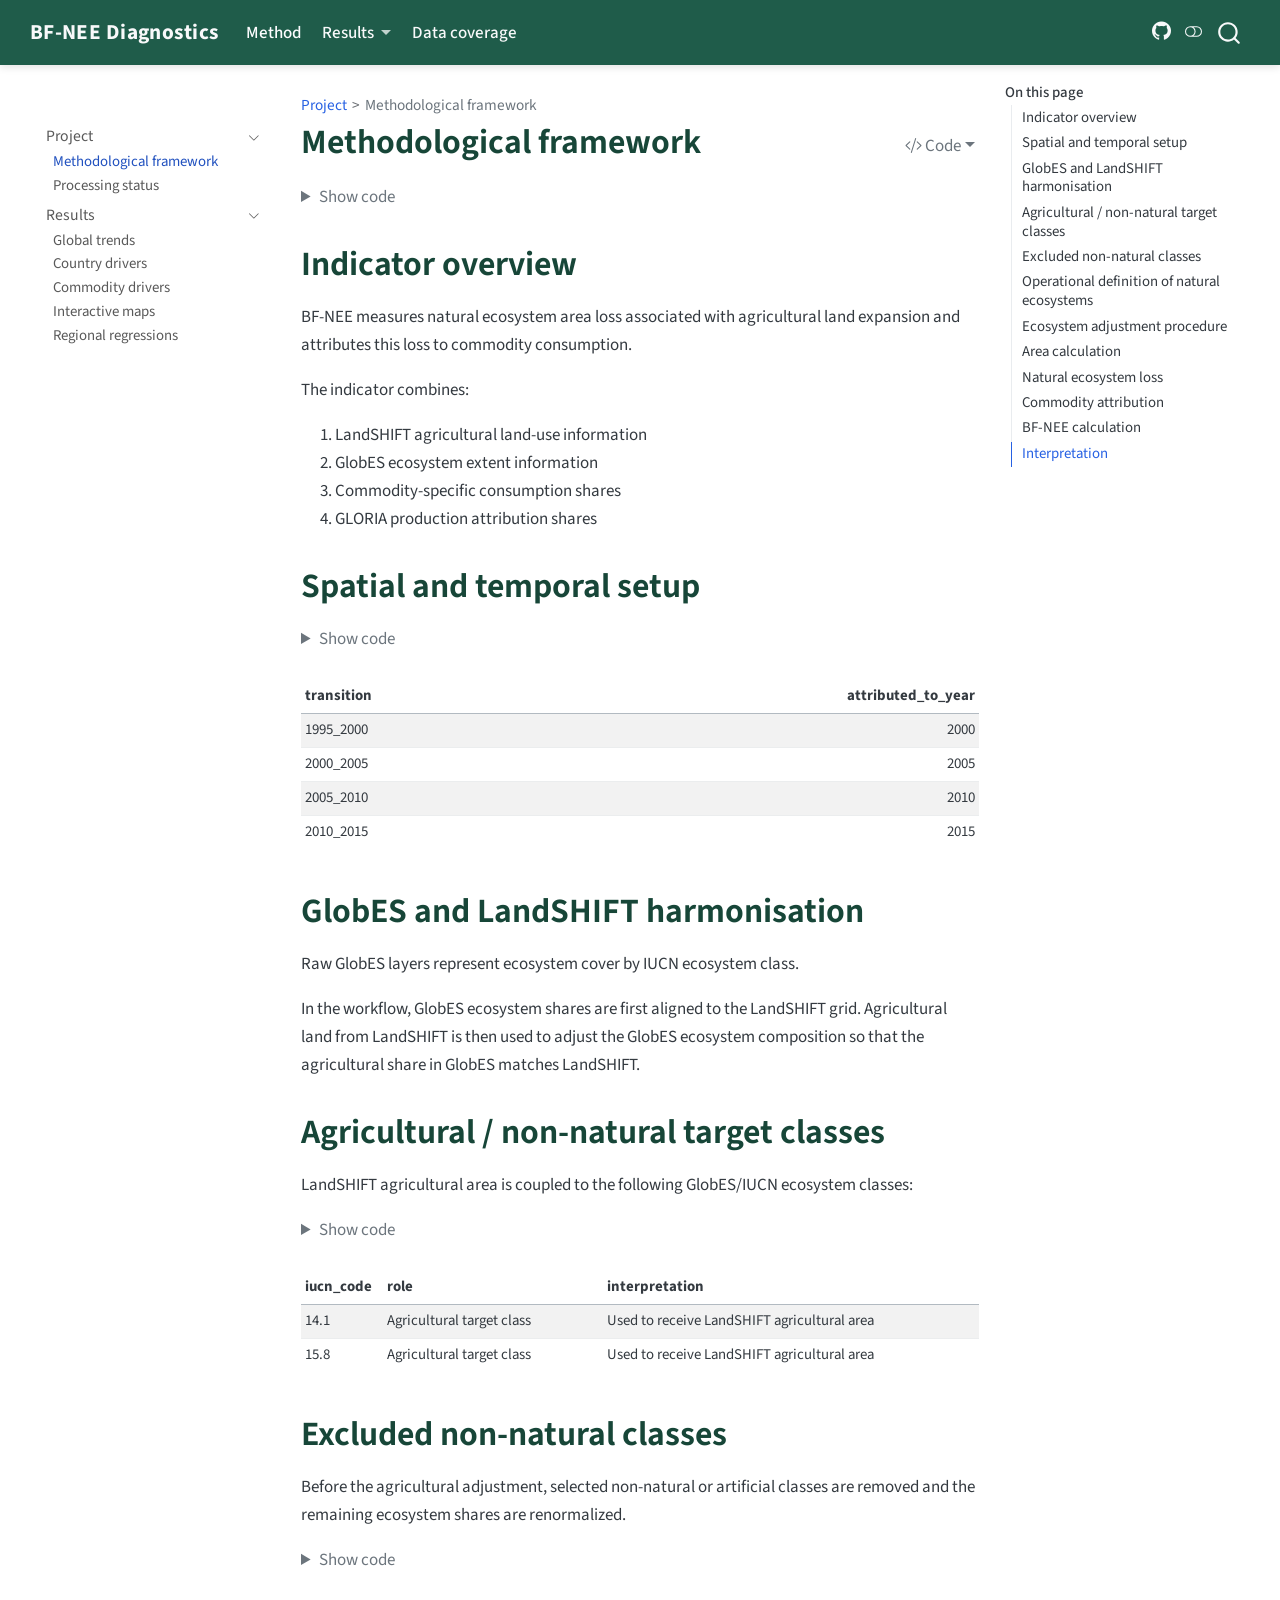
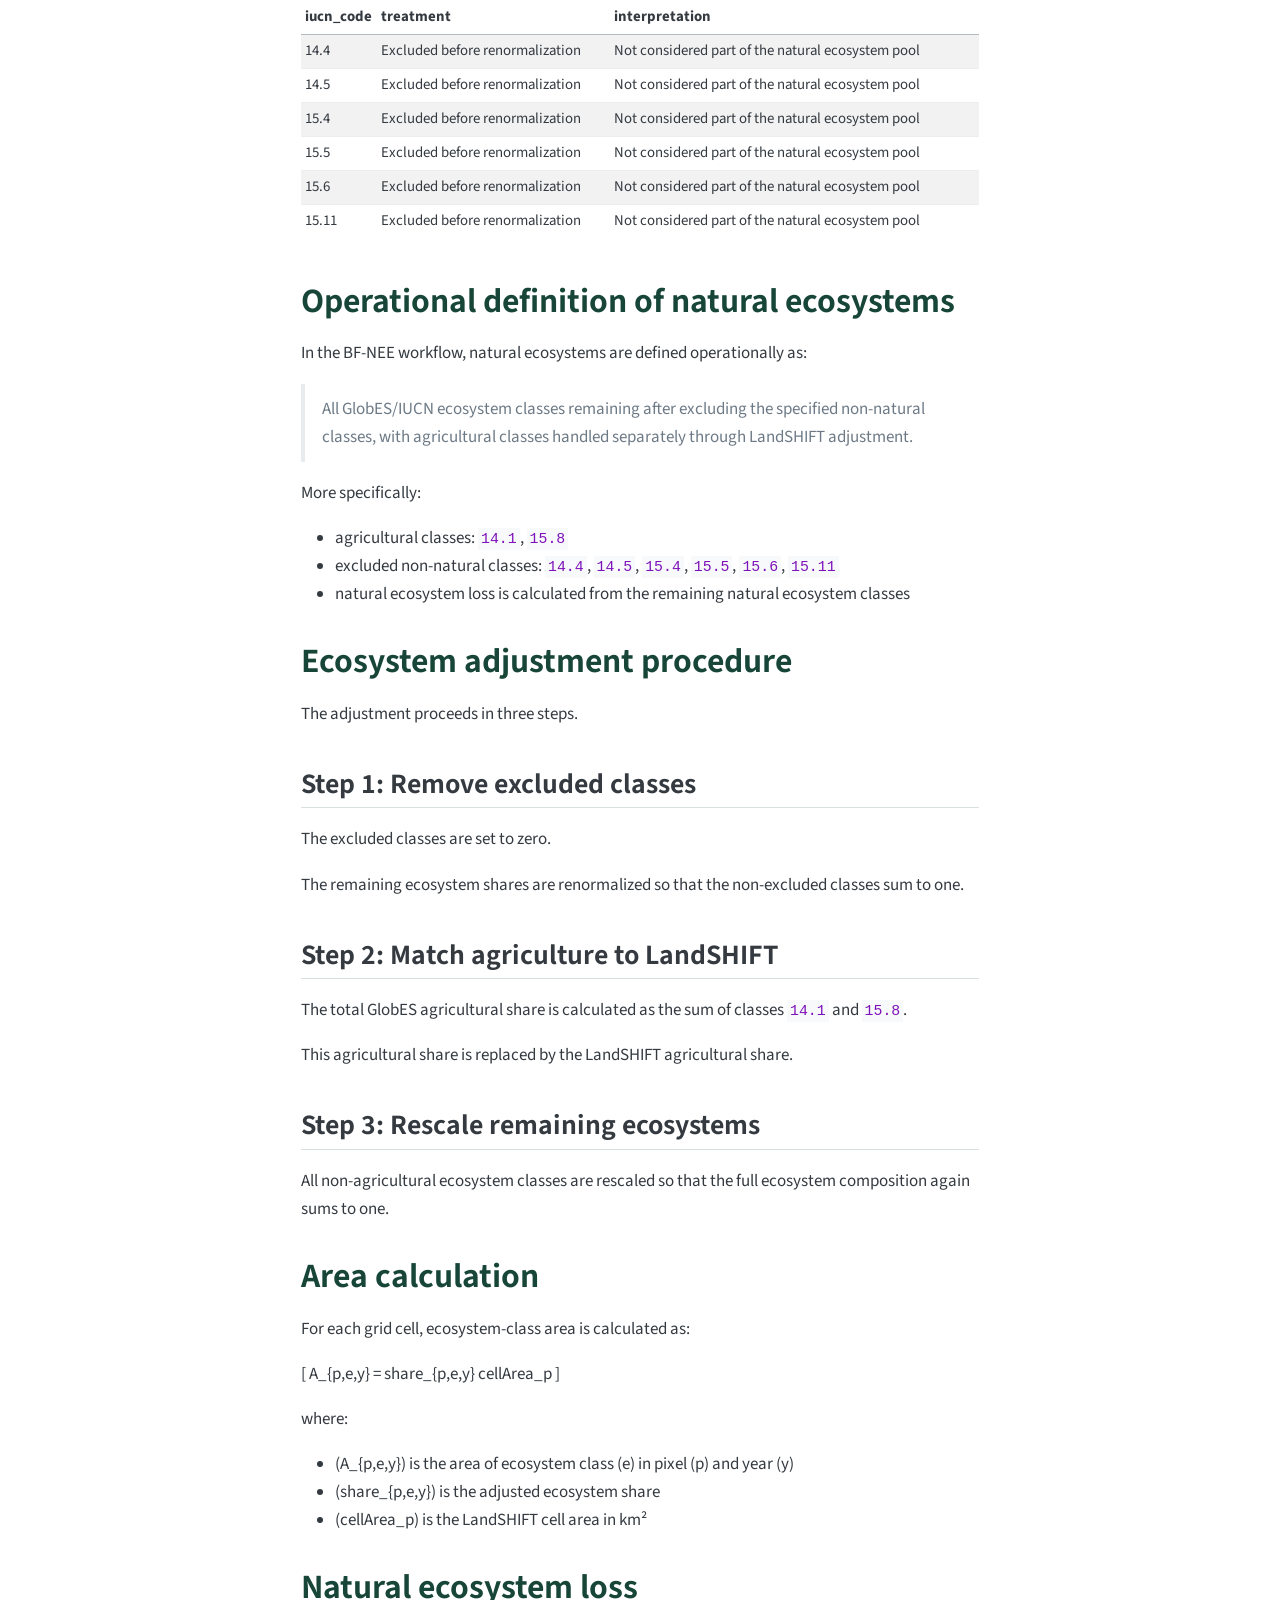
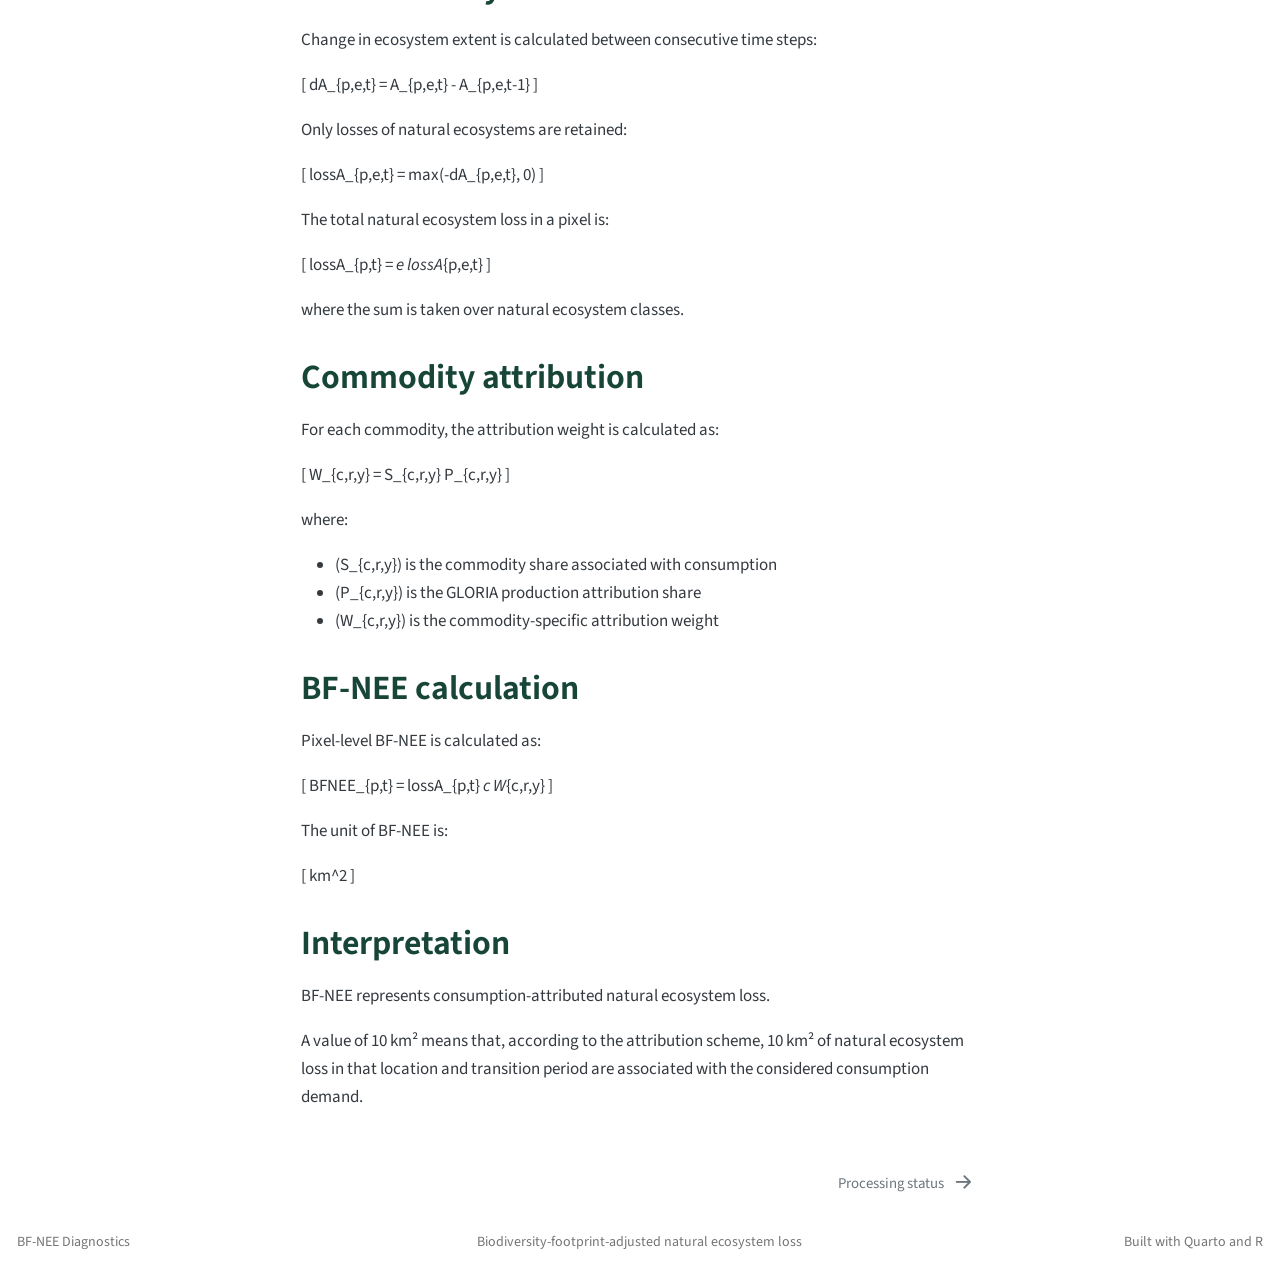
<file: docs/00_methodological_framework.html>
<!DOCTYPE html>
<html xmlns="http://www.w3.org/1999/xhtml" lang="en" xml:lang="en"><head>

<meta charset="utf-8">
<meta name="generator" content="quarto-1.5.57">

<meta name="viewport" content="width=device-width, initial-scale=1.0, user-scalable=yes">


<title>Methodological framework – BF-NEE Diagnostics</title>
<style>
code{white-space: pre-wrap;}
span.smallcaps{font-variant: small-caps;}
div.columns{display: flex; gap: min(4vw, 1.5em);}
div.column{flex: auto; overflow-x: auto;}
div.hanging-indent{margin-left: 1.5em; text-indent: -1.5em;}
ul.task-list{list-style: none;}
ul.task-list li input[type="checkbox"] {
  width: 0.8em;
  margin: 0 0.8em 0.2em -1em; /* quarto-specific, see https://github.com/quarto-dev/quarto-cli/issues/4556 */ 
  vertical-align: middle;
}
/* CSS for syntax highlighting */
pre > code.sourceCode { white-space: pre; position: relative; }
pre > code.sourceCode > span { line-height: 1.25; }
pre > code.sourceCode > span:empty { height: 1.2em; }
.sourceCode { overflow: visible; }
code.sourceCode > span { color: inherit; text-decoration: inherit; }
div.sourceCode { margin: 1em 0; }
pre.sourceCode { margin: 0; }
@media screen {
div.sourceCode { overflow: auto; }
}
@media print {
pre > code.sourceCode { white-space: pre-wrap; }
pre > code.sourceCode > span { display: inline-block; text-indent: -5em; padding-left: 5em; }
}
pre.numberSource code
  { counter-reset: source-line 0; }
pre.numberSource code > span
  { position: relative; left: -4em; counter-increment: source-line; }
pre.numberSource code > span > a:first-child::before
  { content: counter(source-line);
    position: relative; left: -1em; text-align: right; vertical-align: baseline;
    border: none; display: inline-block;
    -webkit-touch-callout: none; -webkit-user-select: none;
    -khtml-user-select: none; -moz-user-select: none;
    -ms-user-select: none; user-select: none;
    padding: 0 4px; width: 4em;
  }
pre.numberSource { margin-left: 3em;  padding-left: 4px; }
div.sourceCode
  {   }
@media screen {
pre > code.sourceCode > span > a:first-child::before { text-decoration: underline; }
}
</style>


<script src="site_libs/quarto-nav/quarto-nav.js"></script>
<script src="site_libs/clipboard/clipboard.min.js"></script>
<script src="site_libs/quarto-search/autocomplete.umd.js"></script>
<script src="site_libs/quarto-search/fuse.min.js"></script>
<script src="site_libs/quarto-search/quarto-search.js"></script>
<meta name="quarto:offset" content="./">
<link href="./01_processing_status.html" rel="next">
<script src="site_libs/quarto-html/quarto.js"></script>
<script src="site_libs/quarto-html/popper.min.js"></script>
<script src="site_libs/quarto-html/tippy.umd.min.js"></script>
<script src="site_libs/quarto-html/anchor.min.js"></script>
<link href="site_libs/quarto-html/tippy.css" rel="stylesheet">
<link href="site_libs/quarto-html/quarto-syntax-highlighting.css" rel="stylesheet" class="quarto-color-scheme" id="quarto-text-highlighting-styles">
<link href="site_libs/quarto-html/quarto-syntax-highlighting-dark.css" rel="prefetch" class="quarto-color-scheme quarto-color-alternate" id="quarto-text-highlighting-styles">
<script src="site_libs/bootstrap/bootstrap.min.js"></script>
<link href="site_libs/bootstrap/bootstrap-icons.css" rel="stylesheet">
<link href="site_libs/bootstrap/bootstrap.min.css" rel="stylesheet" class="quarto-color-scheme" id="quarto-bootstrap" data-mode="light">
<link href="site_libs/bootstrap/bootstrap-dark.min.css" rel="prefetch" class="quarto-color-scheme quarto-color-alternate" id="quarto-bootstrap" data-mode="dark">
<script id="quarto-search-options" type="application/json">{
  "location": "navbar",
  "copy-button": false,
  "collapse-after": 3,
  "panel-placement": "end",
  "type": "overlay",
  "limit": 50,
  "keyboard-shortcut": [
    "f",
    "/",
    "s"
  ],
  "show-item-context": false,
  "language": {
    "search-no-results-text": "No results",
    "search-matching-documents-text": "matching documents",
    "search-copy-link-title": "Copy link to search",
    "search-hide-matches-text": "Hide additional matches",
    "search-more-match-text": "more match in this document",
    "search-more-matches-text": "more matches in this document",
    "search-clear-button-title": "Clear",
    "search-text-placeholder": "",
    "search-detached-cancel-button-title": "Cancel",
    "search-submit-button-title": "Submit",
    "search-label": "Search"
  }
}</script>
<style>html{ scroll-behavior: smooth; }</style>
<link href="site_libs/pagedtable-1.1/css/pagedtable.css" rel="stylesheet">
<script src="site_libs/pagedtable-1.1/js/pagedtable.js"></script>


<link rel="stylesheet" href="styles.css">
</head>

<body class="nav-sidebar floating nav-fixed">

<div id="quarto-search-results"></div>
  <header id="quarto-header" class="headroom fixed-top">
    <nav class="navbar navbar-expand-lg " data-bs-theme="dark">
      <div class="navbar-container container-fluid">
      <div class="navbar-brand-container mx-auto">
    <a class="navbar-brand" href="./index.html">
    <span class="navbar-title">BF-NEE Diagnostics</span>
    </a>
  </div>
            <div id="quarto-search" class="" title="Search"></div>
          <button class="navbar-toggler" type="button" data-bs-toggle="collapse" data-bs-target="#navbarCollapse" aria-controls="navbarCollapse" role="menu" aria-expanded="false" aria-label="Toggle navigation" onclick="if (window.quartoToggleHeadroom) { window.quartoToggleHeadroom(); }">
  <span class="navbar-toggler-icon"></span>
</button>
          <div class="collapse navbar-collapse" id="navbarCollapse">
            <ul class="navbar-nav navbar-nav-scroll me-auto">
  <li class="nav-item">
    <a class="nav-link active" href="./00_methodological_framework.html" aria-current="page"> 
<span class="menu-text">Method</span></a>
  </li>  
  <li class="nav-item dropdown ">
    <a class="nav-link dropdown-toggle" href="#" id="nav-menu-results" role="link" data-bs-toggle="dropdown" aria-expanded="false">
 <span class="menu-text">Results</span>
    </a>
    <ul class="dropdown-menu" aria-labelledby="nav-menu-results">    
        <li>
    <a class="dropdown-item" href="./02_global_trends.html">
 <span class="dropdown-text">Global trends</span></a>
  </li>  
        <li>
    <a class="dropdown-item" href="./03_country_drivers.html">
 <span class="dropdown-text">Country drivers</span></a>
  </li>  
        <li>
    <a class="dropdown-item" href="./04_commodity_drivers.html">
 <span class="dropdown-text">Commodity drivers</span></a>
  </li>  
        <li>
    <a class="dropdown-item" href="./05_maps.html">
 <span class="dropdown-text">Interactive maps</span></a>
  </li>  
        <li>
    <a class="dropdown-item" href="./06_regional_regressions.html">
 <span class="dropdown-text">Regional regressions</span></a>
  </li>  
    </ul>
  </li>
  <li class="nav-item">
    <a class="nav-link" href="./01_processing_status.html"> 
<span class="menu-text">Data coverage</span></a>
  </li>  
</ul>
            <ul class="navbar-nav navbar-nav-scroll ms-auto">
  <li class="nav-item compact">
    <a class="nav-link" href="https://github.com/sh33caqo/bf-nee-diagnostics"> <i class="bi bi-github" role="img" aria-label="GitHub repository">
</i> 
<span class="menu-text"></span></a>
  </li>  
</ul>
          </div> <!-- /navcollapse -->
            <div class="quarto-navbar-tools">
  <a href="" class="quarto-color-scheme-toggle quarto-navigation-tool  px-1" onclick="window.quartoToggleColorScheme(); return false;" title="Toggle dark mode"><i class="bi"></i></a>
</div>
      </div> <!-- /container-fluid -->
    </nav>
  <nav class="quarto-secondary-nav">
    <div class="container-fluid d-flex">
      <button type="button" class="quarto-btn-toggle btn" data-bs-toggle="collapse" role="button" data-bs-target=".quarto-sidebar-collapse-item" aria-controls="quarto-sidebar" aria-expanded="false" aria-label="Toggle sidebar navigation" onclick="if (window.quartoToggleHeadroom) { window.quartoToggleHeadroom(); }">
        <i class="bi bi-layout-text-sidebar-reverse"></i>
      </button>
        <nav class="quarto-page-breadcrumbs" aria-label="breadcrumb"><ol class="breadcrumb"><li class="breadcrumb-item"><a href="./00_methodological_framework.html">Project</a></li><li class="breadcrumb-item"><a href="./00_methodological_framework.html">Methodological framework</a></li></ol></nav>
        <a class="flex-grow-1" role="navigation" data-bs-toggle="collapse" data-bs-target=".quarto-sidebar-collapse-item" aria-controls="quarto-sidebar" aria-expanded="false" aria-label="Toggle sidebar navigation" onclick="if (window.quartoToggleHeadroom) { window.quartoToggleHeadroom(); }">      
        </a>
      <button type="button" class="btn quarto-search-button" aria-label="Search" onclick="window.quartoOpenSearch();">
        <i class="bi bi-search"></i>
      </button>
    </div>
  </nav>
</header>
<!-- content -->
<div id="quarto-content" class="quarto-container page-columns page-rows-contents page-layout-article page-navbar">
<!-- sidebar -->
  <nav id="quarto-sidebar" class="sidebar collapse collapse-horizontal quarto-sidebar-collapse-item sidebar-navigation floating overflow-auto">
        <div class="mt-2 flex-shrink-0 align-items-center">
        <div class="sidebar-search">
        <div id="quarto-search" class="" title="Search"></div>
        </div>
        </div>
    <div class="sidebar-menu-container"> 
    <ul class="list-unstyled mt-1">
        <li class="sidebar-item sidebar-item-section">
      <div class="sidebar-item-container"> 
            <a class="sidebar-item-text sidebar-link text-start" data-bs-toggle="collapse" data-bs-target="#quarto-sidebar-section-1" role="navigation" aria-expanded="true">
 <span class="menu-text">Project</span></a>
          <a class="sidebar-item-toggle text-start" data-bs-toggle="collapse" data-bs-target="#quarto-sidebar-section-1" role="navigation" aria-expanded="true" aria-label="Toggle section">
            <i class="bi bi-chevron-right ms-2"></i>
          </a> 
      </div>
      <ul id="quarto-sidebar-section-1" class="collapse list-unstyled sidebar-section depth1 show">  
          <li class="sidebar-item">
  <div class="sidebar-item-container"> 
  <a href="./00_methodological_framework.html" class="sidebar-item-text sidebar-link active">
 <span class="menu-text">Methodological framework</span></a>
  </div>
</li>
          <li class="sidebar-item">
  <div class="sidebar-item-container"> 
  <a href="./01_processing_status.html" class="sidebar-item-text sidebar-link">
 <span class="menu-text">Processing status</span></a>
  </div>
</li>
      </ul>
  </li>
        <li class="sidebar-item sidebar-item-section">
      <div class="sidebar-item-container"> 
            <a class="sidebar-item-text sidebar-link text-start" data-bs-toggle="collapse" data-bs-target="#quarto-sidebar-section-2" role="navigation" aria-expanded="true">
 <span class="menu-text">Results</span></a>
          <a class="sidebar-item-toggle text-start" data-bs-toggle="collapse" data-bs-target="#quarto-sidebar-section-2" role="navigation" aria-expanded="true" aria-label="Toggle section">
            <i class="bi bi-chevron-right ms-2"></i>
          </a> 
      </div>
      <ul id="quarto-sidebar-section-2" class="collapse list-unstyled sidebar-section depth1 show">  
          <li class="sidebar-item">
  <div class="sidebar-item-container"> 
  <a href="./02_global_trends.html" class="sidebar-item-text sidebar-link">
 <span class="menu-text">Global trends</span></a>
  </div>
</li>
          <li class="sidebar-item">
  <div class="sidebar-item-container"> 
  <a href="./03_country_drivers.html" class="sidebar-item-text sidebar-link">
 <span class="menu-text">Country drivers</span></a>
  </div>
</li>
          <li class="sidebar-item">
  <div class="sidebar-item-container"> 
  <a href="./04_commodity_drivers.html" class="sidebar-item-text sidebar-link">
 <span class="menu-text">Commodity drivers</span></a>
  </div>
</li>
          <li class="sidebar-item">
  <div class="sidebar-item-container"> 
  <a href="./05_maps.html" class="sidebar-item-text sidebar-link">
 <span class="menu-text">Interactive maps</span></a>
  </div>
</li>
          <li class="sidebar-item">
  <div class="sidebar-item-container"> 
  <a href="./06_regional_regressions.html" class="sidebar-item-text sidebar-link">
 <span class="menu-text">Regional regressions</span></a>
  </div>
</li>
      </ul>
  </li>
    </ul>
    </div>
</nav>
<div id="quarto-sidebar-glass" class="quarto-sidebar-collapse-item" data-bs-toggle="collapse" data-bs-target=".quarto-sidebar-collapse-item"></div>
<!-- margin-sidebar -->
    <div id="quarto-margin-sidebar" class="sidebar margin-sidebar">
        <nav id="TOC" role="doc-toc" class="toc-active">
    <h2 id="toc-title">On this page</h2>
   
  <ul>
  <li><a href="#indicator-overview" id="toc-indicator-overview" class="nav-link active" data-scroll-target="#indicator-overview">Indicator overview</a></li>
  <li><a href="#spatial-and-temporal-setup" id="toc-spatial-and-temporal-setup" class="nav-link" data-scroll-target="#spatial-and-temporal-setup">Spatial and temporal setup</a></li>
  <li><a href="#globes-and-landshift-harmonisation" id="toc-globes-and-landshift-harmonisation" class="nav-link" data-scroll-target="#globes-and-landshift-harmonisation">GlobES and LandSHIFT harmonisation</a></li>
  <li><a href="#agricultural-non-natural-target-classes" id="toc-agricultural-non-natural-target-classes" class="nav-link" data-scroll-target="#agricultural-non-natural-target-classes">Agricultural / non-natural target classes</a></li>
  <li><a href="#excluded-non-natural-classes" id="toc-excluded-non-natural-classes" class="nav-link" data-scroll-target="#excluded-non-natural-classes">Excluded non-natural classes</a></li>
  <li><a href="#operational-definition-of-natural-ecosystems" id="toc-operational-definition-of-natural-ecosystems" class="nav-link" data-scroll-target="#operational-definition-of-natural-ecosystems">Operational definition of natural ecosystems</a></li>
  <li><a href="#ecosystem-adjustment-procedure" id="toc-ecosystem-adjustment-procedure" class="nav-link" data-scroll-target="#ecosystem-adjustment-procedure">Ecosystem adjustment procedure</a>
  <ul class="collapse">
  <li><a href="#step-1-remove-excluded-classes" id="toc-step-1-remove-excluded-classes" class="nav-link" data-scroll-target="#step-1-remove-excluded-classes">Step 1: Remove excluded classes</a></li>
  <li><a href="#step-2-match-agriculture-to-landshift" id="toc-step-2-match-agriculture-to-landshift" class="nav-link" data-scroll-target="#step-2-match-agriculture-to-landshift">Step 2: Match agriculture to LandSHIFT</a></li>
  <li><a href="#step-3-rescale-remaining-ecosystems" id="toc-step-3-rescale-remaining-ecosystems" class="nav-link" data-scroll-target="#step-3-rescale-remaining-ecosystems">Step 3: Rescale remaining ecosystems</a></li>
  </ul></li>
  <li><a href="#area-calculation" id="toc-area-calculation" class="nav-link" data-scroll-target="#area-calculation">Area calculation</a></li>
  <li><a href="#natural-ecosystem-loss" id="toc-natural-ecosystem-loss" class="nav-link" data-scroll-target="#natural-ecosystem-loss">Natural ecosystem loss</a></li>
  <li><a href="#commodity-attribution" id="toc-commodity-attribution" class="nav-link" data-scroll-target="#commodity-attribution">Commodity attribution</a></li>
  <li><a href="#bf-nee-calculation" id="toc-bf-nee-calculation" class="nav-link" data-scroll-target="#bf-nee-calculation">BF-NEE calculation</a></li>
  <li><a href="#interpretation" id="toc-interpretation" class="nav-link" data-scroll-target="#interpretation">Interpretation</a></li>
  </ul>
</nav>
    </div>
<!-- main -->
<main class="content" id="quarto-document-content">

<header id="title-block-header" class="quarto-title-block default"><nav class="quarto-page-breadcrumbs quarto-title-breadcrumbs d-none d-lg-block" aria-label="breadcrumb"><ol class="breadcrumb"><li class="breadcrumb-item"><a href="./00_methodological_framework.html">Project</a></li><li class="breadcrumb-item"><a href="./00_methodological_framework.html">Methodological framework</a></li></ol></nav>
<div class="quarto-title">
<div class="quarto-title-block"><div><h1 class="title">Methodological framework</h1><button type="button" class="btn code-tools-button dropdown-toggle" id="quarto-code-tools-menu" data-bs-toggle="dropdown" aria-expanded="false"><i class="bi"></i> Code</button><ul class="dropdown-menu dropdown-menu-end" aria-labelelledby="quarto-code-tools-menu"><li><a id="quarto-show-all-code" class="dropdown-item" href="javascript:void(0)" role="button">Show All Code</a></li><li><a id="quarto-hide-all-code" class="dropdown-item" href="javascript:void(0)" role="button">Hide All Code</a></li><li><hr class="dropdown-divider"></li><li><a id="quarto-view-source" class="dropdown-item" href="javascript:void(0)" role="button">View Source</a></li></ul></div></div>
</div>



<div class="quarto-title-meta">

    
  
    
  </div>
  


</header>


<div class="cell">
<details class="code-fold">
<summary>Show code</summary>
<div class="sourceCode cell-code" id="cb1"><pre class="sourceCode r code-with-copy"><code class="sourceCode r"><span id="cb1-1"><a href="#cb1-1" aria-hidden="true" tabindex="-1"></a><span class="fu">library</span>(dplyr)</span>
<span id="cb1-2"><a href="#cb1-2" aria-hidden="true" tabindex="-1"></a><span class="fu">library</span>(tibble)</span>
<span id="cb1-3"><a href="#cb1-3" aria-hidden="true" tabindex="-1"></a><span class="fu">library</span>(knitr)</span></code><button title="Copy to Clipboard" class="code-copy-button"><i class="bi"></i></button></pre></div>
</details>
</div>
<section id="indicator-overview" class="level1">
<h1>Indicator overview</h1>
<p>BF-NEE measures natural ecosystem area loss associated with agricultural land expansion and attributes this loss to commodity consumption.</p>
<p>The indicator combines:</p>
<ol type="1">
<li>LandSHIFT agricultural land-use information</li>
<li>GlobES ecosystem extent information</li>
<li>Commodity-specific consumption shares</li>
<li>GLORIA production attribution shares</li>
</ol>
</section>
<section id="spatial-and-temporal-setup" class="level1">
<h1>Spatial and temporal setup</h1>
<div class="cell">
<details class="code-fold">
<summary>Show code</summary>
<div class="sourceCode cell-code" id="cb2"><pre class="sourceCode r code-with-copy"><code class="sourceCode r"><span id="cb2-1"><a href="#cb2-1" aria-hidden="true" tabindex="-1"></a>years <span class="ot">&lt;-</span> <span class="fu">c</span>(<span class="dv">1995</span>, <span class="dv">2000</span>, <span class="dv">2005</span>, <span class="dv">2010</span>, <span class="dv">2015</span>)</span>
<span id="cb2-2"><a href="#cb2-2" aria-hidden="true" tabindex="-1"></a></span>
<span id="cb2-3"><a href="#cb2-3" aria-hidden="true" tabindex="-1"></a>transitions <span class="ot">&lt;-</span> <span class="fu">tibble</span>(</span>
<span id="cb2-4"><a href="#cb2-4" aria-hidden="true" tabindex="-1"></a>  <span class="at">transition =</span> <span class="fu">c</span>(</span>
<span id="cb2-5"><a href="#cb2-5" aria-hidden="true" tabindex="-1"></a>    <span class="st">"1995_2000"</span>,</span>
<span id="cb2-6"><a href="#cb2-6" aria-hidden="true" tabindex="-1"></a>    <span class="st">"2000_2005"</span>,</span>
<span id="cb2-7"><a href="#cb2-7" aria-hidden="true" tabindex="-1"></a>    <span class="st">"2005_2010"</span>,</span>
<span id="cb2-8"><a href="#cb2-8" aria-hidden="true" tabindex="-1"></a>    <span class="st">"2010_2015"</span></span>
<span id="cb2-9"><a href="#cb2-9" aria-hidden="true" tabindex="-1"></a>  ),</span>
<span id="cb2-10"><a href="#cb2-10" aria-hidden="true" tabindex="-1"></a>  <span class="at">attributed_to_year =</span> <span class="fu">c</span>(</span>
<span id="cb2-11"><a href="#cb2-11" aria-hidden="true" tabindex="-1"></a>    <span class="dv">2000</span>,</span>
<span id="cb2-12"><a href="#cb2-12" aria-hidden="true" tabindex="-1"></a>    <span class="dv">2005</span>,</span>
<span id="cb2-13"><a href="#cb2-13" aria-hidden="true" tabindex="-1"></a>    <span class="dv">2010</span>,</span>
<span id="cb2-14"><a href="#cb2-14" aria-hidden="true" tabindex="-1"></a>    <span class="dv">2015</span></span>
<span id="cb2-15"><a href="#cb2-15" aria-hidden="true" tabindex="-1"></a>  )</span>
<span id="cb2-16"><a href="#cb2-16" aria-hidden="true" tabindex="-1"></a>)</span>
<span id="cb2-17"><a href="#cb2-17" aria-hidden="true" tabindex="-1"></a></span>
<span id="cb2-18"><a href="#cb2-18" aria-hidden="true" tabindex="-1"></a><span class="fu">kable</span>(transitions)</span></code><button title="Copy to Clipboard" class="code-copy-button"><i class="bi"></i></button></pre></div>
</details>
<div class="cell-output-display">
<table class="caption-top table table-sm table-striped small">
<thead>
<tr class="header">
<th style="text-align: left;">transition</th>
<th style="text-align: right;">attributed_to_year</th>
</tr>
</thead>
<tbody>
<tr class="odd">
<td style="text-align: left;">1995_2000</td>
<td style="text-align: right;">2000</td>
</tr>
<tr class="even">
<td style="text-align: left;">2000_2005</td>
<td style="text-align: right;">2005</td>
</tr>
<tr class="odd">
<td style="text-align: left;">2005_2010</td>
<td style="text-align: right;">2010</td>
</tr>
<tr class="even">
<td style="text-align: left;">2010_2015</td>
<td style="text-align: right;">2015</td>
</tr>
</tbody>
</table>
</div>
</div>
</section>
<section id="globes-and-landshift-harmonisation" class="level1">
<h1>GlobES and LandSHIFT harmonisation</h1>
<p>Raw GlobES layers represent ecosystem cover by IUCN ecosystem class.</p>
<p>In the workflow, GlobES ecosystem shares are first aligned to the LandSHIFT grid. Agricultural land from LandSHIFT is then used to adjust the GlobES ecosystem composition so that the agricultural share in GlobES matches LandSHIFT.</p>
</section>
<section id="agricultural-non-natural-target-classes" class="level1">
<h1>Agricultural / non-natural target classes</h1>
<p>LandSHIFT agricultural area is coupled to the following GlobES/IUCN ecosystem classes:</p>
<div class="cell">
<details class="code-fold">
<summary>Show code</summary>
<div class="sourceCode cell-code" id="cb3"><pre class="sourceCode r code-with-copy"><code class="sourceCode r"><span id="cb3-1"><a href="#cb3-1" aria-hidden="true" tabindex="-1"></a>ag_classes <span class="ot">&lt;-</span> <span class="fu">tibble</span>(</span>
<span id="cb3-2"><a href="#cb3-2" aria-hidden="true" tabindex="-1"></a>  <span class="at">iucn_code =</span> <span class="fu">c</span>(<span class="st">"14.1"</span>, <span class="st">"15.8"</span>),</span>
<span id="cb3-3"><a href="#cb3-3" aria-hidden="true" tabindex="-1"></a>  <span class="at">role =</span> <span class="fu">c</span>(</span>
<span id="cb3-4"><a href="#cb3-4" aria-hidden="true" tabindex="-1"></a>    <span class="st">"Agricultural target class"</span>,</span>
<span id="cb3-5"><a href="#cb3-5" aria-hidden="true" tabindex="-1"></a>    <span class="st">"Agricultural target class"</span></span>
<span id="cb3-6"><a href="#cb3-6" aria-hidden="true" tabindex="-1"></a>  ),</span>
<span id="cb3-7"><a href="#cb3-7" aria-hidden="true" tabindex="-1"></a>  <span class="at">interpretation =</span> <span class="fu">c</span>(</span>
<span id="cb3-8"><a href="#cb3-8" aria-hidden="true" tabindex="-1"></a>    <span class="st">"Used to receive LandSHIFT agricultural area"</span>,</span>
<span id="cb3-9"><a href="#cb3-9" aria-hidden="true" tabindex="-1"></a>    <span class="st">"Used to receive LandSHIFT agricultural area"</span></span>
<span id="cb3-10"><a href="#cb3-10" aria-hidden="true" tabindex="-1"></a>  )</span>
<span id="cb3-11"><a href="#cb3-11" aria-hidden="true" tabindex="-1"></a>)</span>
<span id="cb3-12"><a href="#cb3-12" aria-hidden="true" tabindex="-1"></a></span>
<span id="cb3-13"><a href="#cb3-13" aria-hidden="true" tabindex="-1"></a><span class="fu">kable</span>(ag_classes)</span></code><button title="Copy to Clipboard" class="code-copy-button"><i class="bi"></i></button></pre></div>
</details>
<div class="cell-output-display">
<table class="caption-top table table-sm table-striped small">
<colgroup>
<col style="width: 12%">
<col style="width: 32%">
<col style="width: 55%">
</colgroup>
<thead>
<tr class="header">
<th style="text-align: left;">iucn_code</th>
<th style="text-align: left;">role</th>
<th style="text-align: left;">interpretation</th>
</tr>
</thead>
<tbody>
<tr class="odd">
<td style="text-align: left;">14.1</td>
<td style="text-align: left;">Agricultural target class</td>
<td style="text-align: left;">Used to receive LandSHIFT agricultural area</td>
</tr>
<tr class="even">
<td style="text-align: left;">15.8</td>
<td style="text-align: left;">Agricultural target class</td>
<td style="text-align: left;">Used to receive LandSHIFT agricultural area</td>
</tr>
</tbody>
</table>
</div>
</div>
</section>
<section id="excluded-non-natural-classes" class="level1">
<h1>Excluded non-natural classes</h1>
<p>Before the agricultural adjustment, selected non-natural or artificial classes are removed and the remaining ecosystem shares are renormalized.</p>
<div class="cell">
<details class="code-fold">
<summary>Show code</summary>
<div class="sourceCode cell-code" id="cb4"><pre class="sourceCode r code-with-copy"><code class="sourceCode r"><span id="cb4-1"><a href="#cb4-1" aria-hidden="true" tabindex="-1"></a>excluded_classes <span class="ot">&lt;-</span> <span class="fu">tibble</span>(</span>
<span id="cb4-2"><a href="#cb4-2" aria-hidden="true" tabindex="-1"></a>  <span class="at">iucn_code =</span> <span class="fu">c</span>(</span>
<span id="cb4-3"><a href="#cb4-3" aria-hidden="true" tabindex="-1"></a>    <span class="st">"14.4"</span>,</span>
<span id="cb4-4"><a href="#cb4-4" aria-hidden="true" tabindex="-1"></a>    <span class="st">"14.5"</span>,</span>
<span id="cb4-5"><a href="#cb4-5" aria-hidden="true" tabindex="-1"></a>    <span class="st">"15.4"</span>,</span>
<span id="cb4-6"><a href="#cb4-6" aria-hidden="true" tabindex="-1"></a>    <span class="st">"15.5"</span>,</span>
<span id="cb4-7"><a href="#cb4-7" aria-hidden="true" tabindex="-1"></a>    <span class="st">"15.6"</span>,</span>
<span id="cb4-8"><a href="#cb4-8" aria-hidden="true" tabindex="-1"></a>    <span class="st">"15.11"</span></span>
<span id="cb4-9"><a href="#cb4-9" aria-hidden="true" tabindex="-1"></a>  ),</span>
<span id="cb4-10"><a href="#cb4-10" aria-hidden="true" tabindex="-1"></a>  <span class="at">treatment =</span> <span class="st">"Excluded before renormalization"</span>,</span>
<span id="cb4-11"><a href="#cb4-11" aria-hidden="true" tabindex="-1"></a>  <span class="at">interpretation =</span> <span class="st">"Not considered part of the natural ecosystem pool"</span></span>
<span id="cb4-12"><a href="#cb4-12" aria-hidden="true" tabindex="-1"></a>)</span>
<span id="cb4-13"><a href="#cb4-13" aria-hidden="true" tabindex="-1"></a></span>
<span id="cb4-14"><a href="#cb4-14" aria-hidden="true" tabindex="-1"></a><span class="fu">kable</span>(excluded_classes)</span></code><button title="Copy to Clipboard" class="code-copy-button"><i class="bi"></i></button></pre></div>
</details>
<div class="cell-output-display">
<table class="caption-top table table-sm table-striped small">
<colgroup>
<col style="width: 10%">
<col style="width: 34%">
<col style="width: 54%">
</colgroup>
<thead>
<tr class="header">
<th style="text-align: left;">iucn_code</th>
<th style="text-align: left;">treatment</th>
<th style="text-align: left;">interpretation</th>
</tr>
</thead>
<tbody>
<tr class="odd">
<td style="text-align: left;">14.4</td>
<td style="text-align: left;">Excluded before renormalization</td>
<td style="text-align: left;">Not considered part of the natural ecosystem pool</td>
</tr>
<tr class="even">
<td style="text-align: left;">14.5</td>
<td style="text-align: left;">Excluded before renormalization</td>
<td style="text-align: left;">Not considered part of the natural ecosystem pool</td>
</tr>
<tr class="odd">
<td style="text-align: left;">15.4</td>
<td style="text-align: left;">Excluded before renormalization</td>
<td style="text-align: left;">Not considered part of the natural ecosystem pool</td>
</tr>
<tr class="even">
<td style="text-align: left;">15.5</td>
<td style="text-align: left;">Excluded before renormalization</td>
<td style="text-align: left;">Not considered part of the natural ecosystem pool</td>
</tr>
<tr class="odd">
<td style="text-align: left;">15.6</td>
<td style="text-align: left;">Excluded before renormalization</td>
<td style="text-align: left;">Not considered part of the natural ecosystem pool</td>
</tr>
<tr class="even">
<td style="text-align: left;">15.11</td>
<td style="text-align: left;">Excluded before renormalization</td>
<td style="text-align: left;">Not considered part of the natural ecosystem pool</td>
</tr>
</tbody>
</table>
</div>
</div>
</section>
<section id="operational-definition-of-natural-ecosystems" class="level1">
<h1>Operational definition of natural ecosystems</h1>
<p>In the BF-NEE workflow, natural ecosystems are defined operationally as:</p>
<blockquote class="blockquote">
<p>All GlobES/IUCN ecosystem classes remaining after excluding the specified non-natural classes, with agricultural classes handled separately through LandSHIFT adjustment.</p>
</blockquote>
<p>More specifically:</p>
<ul>
<li>agricultural classes: <code>14.1</code>, <code>15.8</code></li>
<li>excluded non-natural classes: <code>14.4</code>, <code>14.5</code>, <code>15.4</code>, <code>15.5</code>, <code>15.6</code>, <code>15.11</code></li>
<li>natural ecosystem loss is calculated from the remaining natural ecosystem classes</li>
</ul>
</section>
<section id="ecosystem-adjustment-procedure" class="level1">
<h1>Ecosystem adjustment procedure</h1>
<p>The adjustment proceeds in three steps.</p>
<section id="step-1-remove-excluded-classes" class="level2">
<h2 class="anchored" data-anchor-id="step-1-remove-excluded-classes">Step 1: Remove excluded classes</h2>
<p>The excluded classes are set to zero.</p>
<p>The remaining ecosystem shares are renormalized so that the non-excluded classes sum to one.</p>
</section>
<section id="step-2-match-agriculture-to-landshift" class="level2">
<h2 class="anchored" data-anchor-id="step-2-match-agriculture-to-landshift">Step 2: Match agriculture to LandSHIFT</h2>
<p>The total GlobES agricultural share is calculated as the sum of classes <code>14.1</code> and <code>15.8</code>.</p>
<p>This agricultural share is replaced by the LandSHIFT agricultural share.</p>
</section>
<section id="step-3-rescale-remaining-ecosystems" class="level2">
<h2 class="anchored" data-anchor-id="step-3-rescale-remaining-ecosystems">Step 3: Rescale remaining ecosystems</h2>
<p>All non-agricultural ecosystem classes are rescaled so that the full ecosystem composition again sums to one.</p>
</section>
</section>
<section id="area-calculation" class="level1">
<h1>Area calculation</h1>
<p>For each grid cell, ecosystem-class area is calculated as:</p>
<p>[ A_{p,e,y} = share_{p,e,y} cellArea_p ]</p>
<p>where:</p>
<ul>
<li>(A_{p,e,y}) is the area of ecosystem class (e) in pixel (p) and year (y)</li>
<li>(share_{p,e,y}) is the adjusted ecosystem share</li>
<li>(cellArea_p) is the LandSHIFT cell area in km²</li>
</ul>
</section>
<section id="natural-ecosystem-loss" class="level1">
<h1>Natural ecosystem loss</h1>
<p>Change in ecosystem extent is calculated between consecutive time steps:</p>
<p>[ dA_{p,e,t} = A_{p,e,t} - A_{p,e,t-1} ]</p>
<p>Only losses of natural ecosystems are retained:</p>
<p>[ lossA_{p,e,t} = max(-dA_{p,e,t}, 0) ]</p>
<p>The total natural ecosystem loss in a pixel is:</p>
<p>[ lossA_{p,t} = <em>e lossA</em>{p,e,t} ]</p>
<p>where the sum is taken over natural ecosystem classes.</p>
</section>
<section id="commodity-attribution" class="level1">
<h1>Commodity attribution</h1>
<p>For each commodity, the attribution weight is calculated as:</p>
<p>[ W_{c,r,y} = S_{c,r,y} P_{c,r,y} ]</p>
<p>where:</p>
<ul>
<li>(S_{c,r,y}) is the commodity share associated with consumption</li>
<li>(P_{c,r,y}) is the GLORIA production attribution share</li>
<li>(W_{c,r,y}) is the commodity-specific attribution weight</li>
</ul>
</section>
<section id="bf-nee-calculation" class="level1">
<h1>BF-NEE calculation</h1>
<p>Pixel-level BF-NEE is calculated as:</p>
<p>[ BFNEE_{p,t} = lossA_{p,t} <em>c W</em>{c,r,y} ]</p>
<p>The unit of BF-NEE is:</p>
<p>[ km^2 ]</p>
</section>
<section id="interpretation" class="level1">
<h1>Interpretation</h1>
<p>BF-NEE represents consumption-attributed natural ecosystem loss.</p>
<p>A value of 10 km² means that, according to the attribution scheme, 10 km² of natural ecosystem loss in that location and transition period are associated with the considered consumption demand.</p>


<!-- -->

</section>

</main> <!-- /main -->
<script id="quarto-html-after-body" type="application/javascript">
window.document.addEventListener("DOMContentLoaded", function (event) {
  const toggleBodyColorMode = (bsSheetEl) => {
    const mode = bsSheetEl.getAttribute("data-mode");
    const bodyEl = window.document.querySelector("body");
    if (mode === "dark") {
      bodyEl.classList.add("quarto-dark");
      bodyEl.classList.remove("quarto-light");
    } else {
      bodyEl.classList.add("quarto-light");
      bodyEl.classList.remove("quarto-dark");
    }
  }
  const toggleBodyColorPrimary = () => {
    const bsSheetEl = window.document.querySelector("link#quarto-bootstrap");
    if (bsSheetEl) {
      toggleBodyColorMode(bsSheetEl);
    }
  }
  toggleBodyColorPrimary();  
  const disableStylesheet = (stylesheets) => {
    for (let i=0; i < stylesheets.length; i++) {
      const stylesheet = stylesheets[i];
      stylesheet.rel = 'prefetch';
    }
  }
  const enableStylesheet = (stylesheets) => {
    for (let i=0; i < stylesheets.length; i++) {
      const stylesheet = stylesheets[i];
      stylesheet.rel = 'stylesheet';
    }
  }
  const manageTransitions = (selector, allowTransitions) => {
    const els = window.document.querySelectorAll(selector);
    for (let i=0; i < els.length; i++) {
      const el = els[i];
      if (allowTransitions) {
        el.classList.remove('notransition');
      } else {
        el.classList.add('notransition');
      }
    }
  }
  const toggleGiscusIfUsed = (isAlternate, darkModeDefault) => {
    const baseTheme = document.querySelector('#giscus-base-theme')?.value ?? 'light';
    const alternateTheme = document.querySelector('#giscus-alt-theme')?.value ?? 'dark';
    let newTheme = '';
    if(darkModeDefault) {
      newTheme = isAlternate ? baseTheme : alternateTheme;
    } else {
      newTheme = isAlternate ? alternateTheme : baseTheme;
    }
    const changeGiscusTheme = () => {
      // From: https://github.com/giscus/giscus/issues/336
      const sendMessage = (message) => {
        const iframe = document.querySelector('iframe.giscus-frame');
        if (!iframe) return;
        iframe.contentWindow.postMessage({ giscus: message }, 'https://giscus.app');
      }
      sendMessage({
        setConfig: {
          theme: newTheme
        }
      });
    }
    const isGiscussLoaded = window.document.querySelector('iframe.giscus-frame') !== null;
    if (isGiscussLoaded) {
      changeGiscusTheme();
    }
  }
  const toggleColorMode = (alternate) => {
    // Switch the stylesheets
    const alternateStylesheets = window.document.querySelectorAll('link.quarto-color-scheme.quarto-color-alternate');
    manageTransitions('#quarto-margin-sidebar .nav-link', false);
    if (alternate) {
      enableStylesheet(alternateStylesheets);
      for (const sheetNode of alternateStylesheets) {
        if (sheetNode.id === "quarto-bootstrap") {
          toggleBodyColorMode(sheetNode);
        }
      }
    } else {
      disableStylesheet(alternateStylesheets);
      toggleBodyColorPrimary();
    }
    manageTransitions('#quarto-margin-sidebar .nav-link', true);
    // Switch the toggles
    const toggles = window.document.querySelectorAll('.quarto-color-scheme-toggle');
    for (let i=0; i < toggles.length; i++) {
      const toggle = toggles[i];
      if (toggle) {
        if (alternate) {
          toggle.classList.add("alternate");     
        } else {
          toggle.classList.remove("alternate");
        }
      }
    }
    // Hack to workaround the fact that safari doesn't
    // properly recolor the scrollbar when toggling (#1455)
    if (navigator.userAgent.indexOf('Safari') > 0 && navigator.userAgent.indexOf('Chrome') == -1) {
      manageTransitions("body", false);
      window.scrollTo(0, 1);
      setTimeout(() => {
        window.scrollTo(0, 0);
        manageTransitions("body", true);
      }, 40);  
    }
  }
  const isFileUrl = () => { 
    return window.location.protocol === 'file:';
  }
  const hasAlternateSentinel = () => {  
    let styleSentinel = getColorSchemeSentinel();
    if (styleSentinel !== null) {
      return styleSentinel === "alternate";
    } else {
      return false;
    }
  }
  const setStyleSentinel = (alternate) => {
    const value = alternate ? "alternate" : "default";
    if (!isFileUrl()) {
      window.localStorage.setItem("quarto-color-scheme", value);
    } else {
      localAlternateSentinel = value;
    }
  }
  const getColorSchemeSentinel = () => {
    if (!isFileUrl()) {
      const storageValue = window.localStorage.getItem("quarto-color-scheme");
      return storageValue != null ? storageValue : localAlternateSentinel;
    } else {
      return localAlternateSentinel;
    }
  }
  const darkModeDefault = false;
  let localAlternateSentinel = darkModeDefault ? 'alternate' : 'default';
  // Dark / light mode switch
  window.quartoToggleColorScheme = () => {
    // Read the current dark / light value 
    let toAlternate = !hasAlternateSentinel();
    toggleColorMode(toAlternate);
    setStyleSentinel(toAlternate);
    toggleGiscusIfUsed(toAlternate, darkModeDefault);
  };
  // Ensure there is a toggle, if there isn't float one in the top right
  if (window.document.querySelector('.quarto-color-scheme-toggle') === null) {
    const a = window.document.createElement('a');
    a.classList.add('top-right');
    a.classList.add('quarto-color-scheme-toggle');
    a.href = "";
    a.onclick = function() { try { window.quartoToggleColorScheme(); } catch {} return false; };
    const i = window.document.createElement("i");
    i.classList.add('bi');
    a.appendChild(i);
    window.document.body.appendChild(a);
  }
  // Switch to dark mode if need be
  if (hasAlternateSentinel()) {
    toggleColorMode(true);
  } else {
    toggleColorMode(false);
  }
  const icon = "";
  const anchorJS = new window.AnchorJS();
  anchorJS.options = {
    placement: 'right',
    icon: icon
  };
  anchorJS.add('.anchored');
  const isCodeAnnotation = (el) => {
    for (const clz of el.classList) {
      if (clz.startsWith('code-annotation-')) {                     
        return true;
      }
    }
    return false;
  }
  const onCopySuccess = function(e) {
    // button target
    const button = e.trigger;
    // don't keep focus
    button.blur();
    // flash "checked"
    button.classList.add('code-copy-button-checked');
    var currentTitle = button.getAttribute("title");
    button.setAttribute("title", "Copied!");
    let tooltip;
    if (window.bootstrap) {
      button.setAttribute("data-bs-toggle", "tooltip");
      button.setAttribute("data-bs-placement", "left");
      button.setAttribute("data-bs-title", "Copied!");
      tooltip = new bootstrap.Tooltip(button, 
        { trigger: "manual", 
          customClass: "code-copy-button-tooltip",
          offset: [0, -8]});
      tooltip.show();    
    }
    setTimeout(function() {
      if (tooltip) {
        tooltip.hide();
        button.removeAttribute("data-bs-title");
        button.removeAttribute("data-bs-toggle");
        button.removeAttribute("data-bs-placement");
      }
      button.setAttribute("title", currentTitle);
      button.classList.remove('code-copy-button-checked');
    }, 1000);
    // clear code selection
    e.clearSelection();
  }
  const getTextToCopy = function(trigger) {
      const codeEl = trigger.previousElementSibling.cloneNode(true);
      for (const childEl of codeEl.children) {
        if (isCodeAnnotation(childEl)) {
          childEl.remove();
        }
      }
      return codeEl.innerText;
  }
  const clipboard = new window.ClipboardJS('.code-copy-button:not([data-in-quarto-modal])', {
    text: getTextToCopy
  });
  clipboard.on('success', onCopySuccess);
  if (window.document.getElementById('quarto-embedded-source-code-modal')) {
    // For code content inside modals, clipBoardJS needs to be initialized with a container option
    // TODO: Check when it could be a function (https://github.com/zenorocha/clipboard.js/issues/860)
    const clipboardModal = new window.ClipboardJS('.code-copy-button[data-in-quarto-modal]', {
      text: getTextToCopy,
      container: window.document.getElementById('quarto-embedded-source-code-modal')
    });
    clipboardModal.on('success', onCopySuccess);
  }
  const viewSource = window.document.getElementById('quarto-view-source') ||
                     window.document.getElementById('quarto-code-tools-source');
  if (viewSource) {
    const sourceUrl = viewSource.getAttribute("data-quarto-source-url");
    viewSource.addEventListener("click", function(e) {
      if (sourceUrl) {
        // rstudio viewer pane
        if (/\bcapabilities=\b/.test(window.location)) {
          window.open(sourceUrl);
        } else {
          window.location.href = sourceUrl;
        }
      } else {
        const modal = new bootstrap.Modal(document.getElementById('quarto-embedded-source-code-modal'));
        modal.show();
      }
      return false;
    });
  }
  function toggleCodeHandler(show) {
    return function(e) {
      const detailsSrc = window.document.querySelectorAll(".cell > details > .sourceCode");
      for (let i=0; i<detailsSrc.length; i++) {
        const details = detailsSrc[i].parentElement;
        if (show) {
          details.open = true;
        } else {
          details.removeAttribute("open");
        }
      }
      const cellCodeDivs = window.document.querySelectorAll(".cell > .sourceCode");
      const fromCls = show ? "hidden" : "unhidden";
      const toCls = show ? "unhidden" : "hidden";
      for (let i=0; i<cellCodeDivs.length; i++) {
        const codeDiv = cellCodeDivs[i];
        if (codeDiv.classList.contains(fromCls)) {
          codeDiv.classList.remove(fromCls);
          codeDiv.classList.add(toCls);
        } 
      }
      return false;
    }
  }
  const hideAllCode = window.document.getElementById("quarto-hide-all-code");
  if (hideAllCode) {
    hideAllCode.addEventListener("click", toggleCodeHandler(false));
  }
  const showAllCode = window.document.getElementById("quarto-show-all-code");
  if (showAllCode) {
    showAllCode.addEventListener("click", toggleCodeHandler(true));
  }
    var localhostRegex = new RegExp(/^(?:http|https):\/\/localhost\:?[0-9]*\//);
    var mailtoRegex = new RegExp(/^mailto:/);
      var filterRegex = new RegExp('/' + window.location.host + '/');
    var isInternal = (href) => {
        return filterRegex.test(href) || localhostRegex.test(href) || mailtoRegex.test(href);
    }
    // Inspect non-navigation links and adorn them if external
 	var links = window.document.querySelectorAll('a[href]:not(.nav-link):not(.navbar-brand):not(.toc-action):not(.sidebar-link):not(.sidebar-item-toggle):not(.pagination-link):not(.no-external):not([aria-hidden]):not(.dropdown-item):not(.quarto-navigation-tool):not(.about-link)');
    for (var i=0; i<links.length; i++) {
      const link = links[i];
      if (!isInternal(link.href)) {
        // undo the damage that might have been done by quarto-nav.js in the case of
        // links that we want to consider external
        if (link.dataset.originalHref !== undefined) {
          link.href = link.dataset.originalHref;
        }
          // target, if specified
          link.setAttribute("target", "_blank");
          if (link.getAttribute("rel") === null) {
            link.setAttribute("rel", "noopener");
          }
      }
    }
  function tippyHover(el, contentFn, onTriggerFn, onUntriggerFn) {
    const config = {
      allowHTML: true,
      maxWidth: 500,
      delay: 100,
      arrow: false,
      appendTo: function(el) {
          return el.parentElement;
      },
      interactive: true,
      interactiveBorder: 10,
      theme: 'quarto',
      placement: 'bottom-start',
    };
    if (contentFn) {
      config.content = contentFn;
    }
    if (onTriggerFn) {
      config.onTrigger = onTriggerFn;
    }
    if (onUntriggerFn) {
      config.onUntrigger = onUntriggerFn;
    }
    window.tippy(el, config); 
  }
  const noterefs = window.document.querySelectorAll('a[role="doc-noteref"]');
  for (var i=0; i<noterefs.length; i++) {
    const ref = noterefs[i];
    tippyHover(ref, function() {
      // use id or data attribute instead here
      let href = ref.getAttribute('data-footnote-href') || ref.getAttribute('href');
      try { href = new URL(href).hash; } catch {}
      const id = href.replace(/^#\/?/, "");
      const note = window.document.getElementById(id);
      if (note) {
        return note.innerHTML;
      } else {
        return "";
      }
    });
  }
  const xrefs = window.document.querySelectorAll('a.quarto-xref');
  const processXRef = (id, note) => {
    // Strip column container classes
    const stripColumnClz = (el) => {
      el.classList.remove("page-full", "page-columns");
      if (el.children) {
        for (const child of el.children) {
          stripColumnClz(child);
        }
      }
    }
    stripColumnClz(note)
    if (id === null || id.startsWith('sec-')) {
      // Special case sections, only their first couple elements
      const container = document.createElement("div");
      if (note.children && note.children.length > 2) {
        container.appendChild(note.children[0].cloneNode(true));
        for (let i = 1; i < note.children.length; i++) {
          const child = note.children[i];
          if (child.tagName === "P" && child.innerText === "") {
            continue;
          } else {
            container.appendChild(child.cloneNode(true));
            break;
          }
        }
        if (window.Quarto?.typesetMath) {
          window.Quarto.typesetMath(container);
        }
        return container.innerHTML
      } else {
        if (window.Quarto?.typesetMath) {
          window.Quarto.typesetMath(note);
        }
        return note.innerHTML;
      }
    } else {
      // Remove any anchor links if they are present
      const anchorLink = note.querySelector('a.anchorjs-link');
      if (anchorLink) {
        anchorLink.remove();
      }
      if (window.Quarto?.typesetMath) {
        window.Quarto.typesetMath(note);
      }
      // TODO in 1.5, we should make sure this works without a callout special case
      if (note.classList.contains("callout")) {
        return note.outerHTML;
      } else {
        return note.innerHTML;
      }
    }
  }
  for (var i=0; i<xrefs.length; i++) {
    const xref = xrefs[i];
    tippyHover(xref, undefined, function(instance) {
      instance.disable();
      let url = xref.getAttribute('href');
      let hash = undefined; 
      if (url.startsWith('#')) {
        hash = url;
      } else {
        try { hash = new URL(url).hash; } catch {}
      }
      if (hash) {
        const id = hash.replace(/^#\/?/, "");
        const note = window.document.getElementById(id);
        if (note !== null) {
          try {
            const html = processXRef(id, note.cloneNode(true));
            instance.setContent(html);
          } finally {
            instance.enable();
            instance.show();
          }
        } else {
          // See if we can fetch this
          fetch(url.split('#')[0])
          .then(res => res.text())
          .then(html => {
            const parser = new DOMParser();
            const htmlDoc = parser.parseFromString(html, "text/html");
            const note = htmlDoc.getElementById(id);
            if (note !== null) {
              const html = processXRef(id, note);
              instance.setContent(html);
            } 
          }).finally(() => {
            instance.enable();
            instance.show();
          });
        }
      } else {
        // See if we can fetch a full url (with no hash to target)
        // This is a special case and we should probably do some content thinning / targeting
        fetch(url)
        .then(res => res.text())
        .then(html => {
          const parser = new DOMParser();
          const htmlDoc = parser.parseFromString(html, "text/html");
          const note = htmlDoc.querySelector('main.content');
          if (note !== null) {
            // This should only happen for chapter cross references
            // (since there is no id in the URL)
            // remove the first header
            if (note.children.length > 0 && note.children[0].tagName === "HEADER") {
              note.children[0].remove();
            }
            const html = processXRef(null, note);
            instance.setContent(html);
          } 
        }).finally(() => {
          instance.enable();
          instance.show();
        });
      }
    }, function(instance) {
    });
  }
      let selectedAnnoteEl;
      const selectorForAnnotation = ( cell, annotation) => {
        let cellAttr = 'data-code-cell="' + cell + '"';
        let lineAttr = 'data-code-annotation="' +  annotation + '"';
        const selector = 'span[' + cellAttr + '][' + lineAttr + ']';
        return selector;
      }
      const selectCodeLines = (annoteEl) => {
        const doc = window.document;
        const targetCell = annoteEl.getAttribute("data-target-cell");
        const targetAnnotation = annoteEl.getAttribute("data-target-annotation");
        const annoteSpan = window.document.querySelector(selectorForAnnotation(targetCell, targetAnnotation));
        const lines = annoteSpan.getAttribute("data-code-lines").split(",");
        const lineIds = lines.map((line) => {
          return targetCell + "-" + line;
        })
        let top = null;
        let height = null;
        let parent = null;
        if (lineIds.length > 0) {
            //compute the position of the single el (top and bottom and make a div)
            const el = window.document.getElementById(lineIds[0]);
            top = el.offsetTop;
            height = el.offsetHeight;
            parent = el.parentElement.parentElement;
          if (lineIds.length > 1) {
            const lastEl = window.document.getElementById(lineIds[lineIds.length - 1]);
            const bottom = lastEl.offsetTop + lastEl.offsetHeight;
            height = bottom - top;
          }
          if (top !== null && height !== null && parent !== null) {
            // cook up a div (if necessary) and position it 
            let div = window.document.getElementById("code-annotation-line-highlight");
            if (div === null) {
              div = window.document.createElement("div");
              div.setAttribute("id", "code-annotation-line-highlight");
              div.style.position = 'absolute';
              parent.appendChild(div);
            }
            div.style.top = top - 2 + "px";
            div.style.height = height + 4 + "px";
            div.style.left = 0;
            let gutterDiv = window.document.getElementById("code-annotation-line-highlight-gutter");
            if (gutterDiv === null) {
              gutterDiv = window.document.createElement("div");
              gutterDiv.setAttribute("id", "code-annotation-line-highlight-gutter");
              gutterDiv.style.position = 'absolute';
              const codeCell = window.document.getElementById(targetCell);
              const gutter = codeCell.querySelector('.code-annotation-gutter');
              gutter.appendChild(gutterDiv);
            }
            gutterDiv.style.top = top - 2 + "px";
            gutterDiv.style.height = height + 4 + "px";
          }
          selectedAnnoteEl = annoteEl;
        }
      };
      const unselectCodeLines = () => {
        const elementsIds = ["code-annotation-line-highlight", "code-annotation-line-highlight-gutter"];
        elementsIds.forEach((elId) => {
          const div = window.document.getElementById(elId);
          if (div) {
            div.remove();
          }
        });
        selectedAnnoteEl = undefined;
      };
        // Handle positioning of the toggle
    window.addEventListener(
      "resize",
      throttle(() => {
        elRect = undefined;
        if (selectedAnnoteEl) {
          selectCodeLines(selectedAnnoteEl);
        }
      }, 10)
    );
    function throttle(fn, ms) {
    let throttle = false;
    let timer;
      return (...args) => {
        if(!throttle) { // first call gets through
            fn.apply(this, args);
            throttle = true;
        } else { // all the others get throttled
            if(timer) clearTimeout(timer); // cancel #2
            timer = setTimeout(() => {
              fn.apply(this, args);
              timer = throttle = false;
            }, ms);
        }
      };
    }
      // Attach click handler to the DT
      const annoteDls = window.document.querySelectorAll('dt[data-target-cell]');
      for (const annoteDlNode of annoteDls) {
        annoteDlNode.addEventListener('click', (event) => {
          const clickedEl = event.target;
          if (clickedEl !== selectedAnnoteEl) {
            unselectCodeLines();
            const activeEl = window.document.querySelector('dt[data-target-cell].code-annotation-active');
            if (activeEl) {
              activeEl.classList.remove('code-annotation-active');
            }
            selectCodeLines(clickedEl);
            clickedEl.classList.add('code-annotation-active');
          } else {
            // Unselect the line
            unselectCodeLines();
            clickedEl.classList.remove('code-annotation-active');
          }
        });
      }
  const findCites = (el) => {
    const parentEl = el.parentElement;
    if (parentEl) {
      const cites = parentEl.dataset.cites;
      if (cites) {
        return {
          el,
          cites: cites.split(' ')
        };
      } else {
        return findCites(el.parentElement)
      }
    } else {
      return undefined;
    }
  };
  var bibliorefs = window.document.querySelectorAll('a[role="doc-biblioref"]');
  for (var i=0; i<bibliorefs.length; i++) {
    const ref = bibliorefs[i];
    const citeInfo = findCites(ref);
    if (citeInfo) {
      tippyHover(citeInfo.el, function() {
        var popup = window.document.createElement('div');
        citeInfo.cites.forEach(function(cite) {
          var citeDiv = window.document.createElement('div');
          citeDiv.classList.add('hanging-indent');
          citeDiv.classList.add('csl-entry');
          var biblioDiv = window.document.getElementById('ref-' + cite);
          if (biblioDiv) {
            citeDiv.innerHTML = biblioDiv.innerHTML;
          }
          popup.appendChild(citeDiv);
        });
        return popup.innerHTML;
      });
    }
  }
});
</script>
<nav class="page-navigation">
  <div class="nav-page nav-page-previous">
  </div>
  <div class="nav-page nav-page-next">
      <a href="./01_processing_status.html" class="pagination-link" aria-label="Processing status">
        <span class="nav-page-text">Processing status</span> <i class="bi bi-arrow-right-short"></i>
      </a>
  </div>
</nav><div class="modal fade" id="quarto-embedded-source-code-modal" tabindex="-1" aria-labelledby="quarto-embedded-source-code-modal-label" aria-hidden="true"><div class="modal-dialog modal-dialog-scrollable"><div class="modal-content"><div class="modal-header"><h5 class="modal-title" id="quarto-embedded-source-code-modal-label">Source Code</h5><button class="btn-close" data-bs-dismiss="modal"></button></div><div class="modal-body"><div class="">
<div class="sourceCode" id="cb5" data-shortcodes="false"><pre class="sourceCode markdown code-with-copy"><code class="sourceCode markdown"><span id="cb5-1"><a href="#cb5-1" aria-hidden="true" tabindex="-1"></a><span class="co">---</span></span>
<span id="cb5-2"><a href="#cb5-2" aria-hidden="true" tabindex="-1"></a><span class="an">title:</span><span class="co"> "Methodological framework"</span></span>
<span id="cb5-3"><a href="#cb5-3" aria-hidden="true" tabindex="-1"></a><span class="co">---</span></span>
<span id="cb5-4"><a href="#cb5-4" aria-hidden="true" tabindex="-1"></a></span>
<span id="cb5-7"><a href="#cb5-7" aria-hidden="true" tabindex="-1"></a><span class="in">```{r}</span></span>
<span id="cb5-8"><a href="#cb5-8" aria-hidden="true" tabindex="-1"></a><span class="fu">library</span>(dplyr)</span>
<span id="cb5-9"><a href="#cb5-9" aria-hidden="true" tabindex="-1"></a><span class="fu">library</span>(tibble)</span>
<span id="cb5-10"><a href="#cb5-10" aria-hidden="true" tabindex="-1"></a><span class="fu">library</span>(knitr)</span>
<span id="cb5-11"><a href="#cb5-11" aria-hidden="true" tabindex="-1"></a><span class="in">```</span></span>
<span id="cb5-12"><a href="#cb5-12" aria-hidden="true" tabindex="-1"></a></span>
<span id="cb5-13"><a href="#cb5-13" aria-hidden="true" tabindex="-1"></a><span class="fu"># Indicator overview</span></span>
<span id="cb5-14"><a href="#cb5-14" aria-hidden="true" tabindex="-1"></a></span>
<span id="cb5-15"><a href="#cb5-15" aria-hidden="true" tabindex="-1"></a>BF-NEE measures natural ecosystem area loss associated with agricultural land expansion and attributes this loss to commodity consumption.</span>
<span id="cb5-16"><a href="#cb5-16" aria-hidden="true" tabindex="-1"></a></span>
<span id="cb5-17"><a href="#cb5-17" aria-hidden="true" tabindex="-1"></a>The indicator combines:</span>
<span id="cb5-18"><a href="#cb5-18" aria-hidden="true" tabindex="-1"></a></span>
<span id="cb5-19"><a href="#cb5-19" aria-hidden="true" tabindex="-1"></a><span class="ss">1. </span>LandSHIFT agricultural land-use information</span>
<span id="cb5-20"><a href="#cb5-20" aria-hidden="true" tabindex="-1"></a><span class="ss">2. </span>GlobES ecosystem extent information</span>
<span id="cb5-21"><a href="#cb5-21" aria-hidden="true" tabindex="-1"></a><span class="ss">3. </span>Commodity-specific consumption shares</span>
<span id="cb5-22"><a href="#cb5-22" aria-hidden="true" tabindex="-1"></a><span class="ss">4. </span>GLORIA production attribution shares</span>
<span id="cb5-23"><a href="#cb5-23" aria-hidden="true" tabindex="-1"></a></span>
<span id="cb5-24"><a href="#cb5-24" aria-hidden="true" tabindex="-1"></a><span class="fu"># Spatial and temporal setup</span></span>
<span id="cb5-25"><a href="#cb5-25" aria-hidden="true" tabindex="-1"></a></span>
<span id="cb5-28"><a href="#cb5-28" aria-hidden="true" tabindex="-1"></a><span class="in">```{r}</span></span>
<span id="cb5-29"><a href="#cb5-29" aria-hidden="true" tabindex="-1"></a>years <span class="ot">&lt;-</span> <span class="fu">c</span>(<span class="dv">1995</span>, <span class="dv">2000</span>, <span class="dv">2005</span>, <span class="dv">2010</span>, <span class="dv">2015</span>)</span>
<span id="cb5-30"><a href="#cb5-30" aria-hidden="true" tabindex="-1"></a></span>
<span id="cb5-31"><a href="#cb5-31" aria-hidden="true" tabindex="-1"></a>transitions <span class="ot">&lt;-</span> <span class="fu">tibble</span>(</span>
<span id="cb5-32"><a href="#cb5-32" aria-hidden="true" tabindex="-1"></a>  <span class="at">transition =</span> <span class="fu">c</span>(</span>
<span id="cb5-33"><a href="#cb5-33" aria-hidden="true" tabindex="-1"></a>    <span class="st">"1995_2000"</span>,</span>
<span id="cb5-34"><a href="#cb5-34" aria-hidden="true" tabindex="-1"></a>    <span class="st">"2000_2005"</span>,</span>
<span id="cb5-35"><a href="#cb5-35" aria-hidden="true" tabindex="-1"></a>    <span class="st">"2005_2010"</span>,</span>
<span id="cb5-36"><a href="#cb5-36" aria-hidden="true" tabindex="-1"></a>    <span class="st">"2010_2015"</span></span>
<span id="cb5-37"><a href="#cb5-37" aria-hidden="true" tabindex="-1"></a>  ),</span>
<span id="cb5-38"><a href="#cb5-38" aria-hidden="true" tabindex="-1"></a>  <span class="at">attributed_to_year =</span> <span class="fu">c</span>(</span>
<span id="cb5-39"><a href="#cb5-39" aria-hidden="true" tabindex="-1"></a>    <span class="dv">2000</span>,</span>
<span id="cb5-40"><a href="#cb5-40" aria-hidden="true" tabindex="-1"></a>    <span class="dv">2005</span>,</span>
<span id="cb5-41"><a href="#cb5-41" aria-hidden="true" tabindex="-1"></a>    <span class="dv">2010</span>,</span>
<span id="cb5-42"><a href="#cb5-42" aria-hidden="true" tabindex="-1"></a>    <span class="dv">2015</span></span>
<span id="cb5-43"><a href="#cb5-43" aria-hidden="true" tabindex="-1"></a>  )</span>
<span id="cb5-44"><a href="#cb5-44" aria-hidden="true" tabindex="-1"></a>)</span>
<span id="cb5-45"><a href="#cb5-45" aria-hidden="true" tabindex="-1"></a></span>
<span id="cb5-46"><a href="#cb5-46" aria-hidden="true" tabindex="-1"></a><span class="fu">kable</span>(transitions)</span>
<span id="cb5-47"><a href="#cb5-47" aria-hidden="true" tabindex="-1"></a><span class="in">```</span></span>
<span id="cb5-48"><a href="#cb5-48" aria-hidden="true" tabindex="-1"></a></span>
<span id="cb5-49"><a href="#cb5-49" aria-hidden="true" tabindex="-1"></a><span class="fu"># GlobES and LandSHIFT harmonisation</span></span>
<span id="cb5-50"><a href="#cb5-50" aria-hidden="true" tabindex="-1"></a></span>
<span id="cb5-51"><a href="#cb5-51" aria-hidden="true" tabindex="-1"></a>Raw GlobES layers represent ecosystem cover by IUCN ecosystem class.</span>
<span id="cb5-52"><a href="#cb5-52" aria-hidden="true" tabindex="-1"></a></span>
<span id="cb5-53"><a href="#cb5-53" aria-hidden="true" tabindex="-1"></a>In the workflow, GlobES ecosystem shares are first aligned to the LandSHIFT grid. Agricultural land from LandSHIFT is then used to adjust the GlobES ecosystem composition so that the agricultural share in GlobES matches LandSHIFT.</span>
<span id="cb5-54"><a href="#cb5-54" aria-hidden="true" tabindex="-1"></a></span>
<span id="cb5-55"><a href="#cb5-55" aria-hidden="true" tabindex="-1"></a><span class="fu"># Agricultural / non-natural target classes</span></span>
<span id="cb5-56"><a href="#cb5-56" aria-hidden="true" tabindex="-1"></a></span>
<span id="cb5-57"><a href="#cb5-57" aria-hidden="true" tabindex="-1"></a>LandSHIFT agricultural area is coupled to the following GlobES/IUCN ecosystem classes:</span>
<span id="cb5-58"><a href="#cb5-58" aria-hidden="true" tabindex="-1"></a></span>
<span id="cb5-61"><a href="#cb5-61" aria-hidden="true" tabindex="-1"></a><span class="in">```{r}</span></span>
<span id="cb5-62"><a href="#cb5-62" aria-hidden="true" tabindex="-1"></a>ag_classes <span class="ot">&lt;-</span> <span class="fu">tibble</span>(</span>
<span id="cb5-63"><a href="#cb5-63" aria-hidden="true" tabindex="-1"></a>  <span class="at">iucn_code =</span> <span class="fu">c</span>(<span class="st">"14.1"</span>, <span class="st">"15.8"</span>),</span>
<span id="cb5-64"><a href="#cb5-64" aria-hidden="true" tabindex="-1"></a>  <span class="at">role =</span> <span class="fu">c</span>(</span>
<span id="cb5-65"><a href="#cb5-65" aria-hidden="true" tabindex="-1"></a>    <span class="st">"Agricultural target class"</span>,</span>
<span id="cb5-66"><a href="#cb5-66" aria-hidden="true" tabindex="-1"></a>    <span class="st">"Agricultural target class"</span></span>
<span id="cb5-67"><a href="#cb5-67" aria-hidden="true" tabindex="-1"></a>  ),</span>
<span id="cb5-68"><a href="#cb5-68" aria-hidden="true" tabindex="-1"></a>  <span class="at">interpretation =</span> <span class="fu">c</span>(</span>
<span id="cb5-69"><a href="#cb5-69" aria-hidden="true" tabindex="-1"></a>    <span class="st">"Used to receive LandSHIFT agricultural area"</span>,</span>
<span id="cb5-70"><a href="#cb5-70" aria-hidden="true" tabindex="-1"></a>    <span class="st">"Used to receive LandSHIFT agricultural area"</span></span>
<span id="cb5-71"><a href="#cb5-71" aria-hidden="true" tabindex="-1"></a>  )</span>
<span id="cb5-72"><a href="#cb5-72" aria-hidden="true" tabindex="-1"></a>)</span>
<span id="cb5-73"><a href="#cb5-73" aria-hidden="true" tabindex="-1"></a></span>
<span id="cb5-74"><a href="#cb5-74" aria-hidden="true" tabindex="-1"></a><span class="fu">kable</span>(ag_classes)</span>
<span id="cb5-75"><a href="#cb5-75" aria-hidden="true" tabindex="-1"></a><span class="in">```</span></span>
<span id="cb5-76"><a href="#cb5-76" aria-hidden="true" tabindex="-1"></a></span>
<span id="cb5-77"><a href="#cb5-77" aria-hidden="true" tabindex="-1"></a><span class="fu"># Excluded non-natural classes</span></span>
<span id="cb5-78"><a href="#cb5-78" aria-hidden="true" tabindex="-1"></a></span>
<span id="cb5-79"><a href="#cb5-79" aria-hidden="true" tabindex="-1"></a>Before the agricultural adjustment, selected non-natural or artificial classes are removed and the remaining ecosystem shares are renormalized.</span>
<span id="cb5-80"><a href="#cb5-80" aria-hidden="true" tabindex="-1"></a></span>
<span id="cb5-83"><a href="#cb5-83" aria-hidden="true" tabindex="-1"></a><span class="in">```{r}</span></span>
<span id="cb5-84"><a href="#cb5-84" aria-hidden="true" tabindex="-1"></a>excluded_classes <span class="ot">&lt;-</span> <span class="fu">tibble</span>(</span>
<span id="cb5-85"><a href="#cb5-85" aria-hidden="true" tabindex="-1"></a>  <span class="at">iucn_code =</span> <span class="fu">c</span>(</span>
<span id="cb5-86"><a href="#cb5-86" aria-hidden="true" tabindex="-1"></a>    <span class="st">"14.4"</span>,</span>
<span id="cb5-87"><a href="#cb5-87" aria-hidden="true" tabindex="-1"></a>    <span class="st">"14.5"</span>,</span>
<span id="cb5-88"><a href="#cb5-88" aria-hidden="true" tabindex="-1"></a>    <span class="st">"15.4"</span>,</span>
<span id="cb5-89"><a href="#cb5-89" aria-hidden="true" tabindex="-1"></a>    <span class="st">"15.5"</span>,</span>
<span id="cb5-90"><a href="#cb5-90" aria-hidden="true" tabindex="-1"></a>    <span class="st">"15.6"</span>,</span>
<span id="cb5-91"><a href="#cb5-91" aria-hidden="true" tabindex="-1"></a>    <span class="st">"15.11"</span></span>
<span id="cb5-92"><a href="#cb5-92" aria-hidden="true" tabindex="-1"></a>  ),</span>
<span id="cb5-93"><a href="#cb5-93" aria-hidden="true" tabindex="-1"></a>  <span class="at">treatment =</span> <span class="st">"Excluded before renormalization"</span>,</span>
<span id="cb5-94"><a href="#cb5-94" aria-hidden="true" tabindex="-1"></a>  <span class="at">interpretation =</span> <span class="st">"Not considered part of the natural ecosystem pool"</span></span>
<span id="cb5-95"><a href="#cb5-95" aria-hidden="true" tabindex="-1"></a>)</span>
<span id="cb5-96"><a href="#cb5-96" aria-hidden="true" tabindex="-1"></a></span>
<span id="cb5-97"><a href="#cb5-97" aria-hidden="true" tabindex="-1"></a><span class="fu">kable</span>(excluded_classes)</span>
<span id="cb5-98"><a href="#cb5-98" aria-hidden="true" tabindex="-1"></a><span class="in">```</span></span>
<span id="cb5-99"><a href="#cb5-99" aria-hidden="true" tabindex="-1"></a></span>
<span id="cb5-100"><a href="#cb5-100" aria-hidden="true" tabindex="-1"></a><span class="fu"># Operational definition of natural ecosystems</span></span>
<span id="cb5-101"><a href="#cb5-101" aria-hidden="true" tabindex="-1"></a></span>
<span id="cb5-102"><a href="#cb5-102" aria-hidden="true" tabindex="-1"></a>In the BF-NEE workflow, natural ecosystems are defined operationally as:</span>
<span id="cb5-103"><a href="#cb5-103" aria-hidden="true" tabindex="-1"></a></span>
<span id="cb5-104"><a href="#cb5-104" aria-hidden="true" tabindex="-1"></a><span class="at">&gt; All GlobES/IUCN ecosystem classes remaining after excluding the specified non-natural classes, with agricultural classes handled separately through LandSHIFT adjustment.</span></span>
<span id="cb5-105"><a href="#cb5-105" aria-hidden="true" tabindex="-1"></a></span>
<span id="cb5-106"><a href="#cb5-106" aria-hidden="true" tabindex="-1"></a>More specifically:</span>
<span id="cb5-107"><a href="#cb5-107" aria-hidden="true" tabindex="-1"></a></span>
<span id="cb5-108"><a href="#cb5-108" aria-hidden="true" tabindex="-1"></a><span class="ss">- </span>agricultural classes: <span class="in">`14.1`</span>, <span class="in">`15.8`</span></span>
<span id="cb5-109"><a href="#cb5-109" aria-hidden="true" tabindex="-1"></a><span class="ss">- </span>excluded non-natural classes: <span class="in">`14.4`</span>, <span class="in">`14.5`</span>, <span class="in">`15.4`</span>, <span class="in">`15.5`</span>, <span class="in">`15.6`</span>, <span class="in">`15.11`</span></span>
<span id="cb5-110"><a href="#cb5-110" aria-hidden="true" tabindex="-1"></a><span class="ss">- </span>natural ecosystem loss is calculated from the remaining natural ecosystem classes</span>
<span id="cb5-111"><a href="#cb5-111" aria-hidden="true" tabindex="-1"></a></span>
<span id="cb5-112"><a href="#cb5-112" aria-hidden="true" tabindex="-1"></a><span class="fu"># Ecosystem adjustment procedure</span></span>
<span id="cb5-113"><a href="#cb5-113" aria-hidden="true" tabindex="-1"></a></span>
<span id="cb5-114"><a href="#cb5-114" aria-hidden="true" tabindex="-1"></a>The adjustment proceeds in three steps.</span>
<span id="cb5-115"><a href="#cb5-115" aria-hidden="true" tabindex="-1"></a></span>
<span id="cb5-116"><a href="#cb5-116" aria-hidden="true" tabindex="-1"></a><span class="fu">## Step 1: Remove excluded classes</span></span>
<span id="cb5-117"><a href="#cb5-117" aria-hidden="true" tabindex="-1"></a></span>
<span id="cb5-118"><a href="#cb5-118" aria-hidden="true" tabindex="-1"></a>The excluded classes are set to zero.</span>
<span id="cb5-119"><a href="#cb5-119" aria-hidden="true" tabindex="-1"></a></span>
<span id="cb5-120"><a href="#cb5-120" aria-hidden="true" tabindex="-1"></a>The remaining ecosystem shares are renormalized so that the non-excluded classes sum to one.</span>
<span id="cb5-121"><a href="#cb5-121" aria-hidden="true" tabindex="-1"></a></span>
<span id="cb5-122"><a href="#cb5-122" aria-hidden="true" tabindex="-1"></a><span class="fu">## Step 2: Match agriculture to LandSHIFT</span></span>
<span id="cb5-123"><a href="#cb5-123" aria-hidden="true" tabindex="-1"></a></span>
<span id="cb5-124"><a href="#cb5-124" aria-hidden="true" tabindex="-1"></a>The total GlobES agricultural share is calculated as the sum of classes <span class="in">`14.1`</span> and <span class="in">`15.8`</span>.</span>
<span id="cb5-125"><a href="#cb5-125" aria-hidden="true" tabindex="-1"></a></span>
<span id="cb5-126"><a href="#cb5-126" aria-hidden="true" tabindex="-1"></a>This agricultural share is replaced by the LandSHIFT agricultural share.</span>
<span id="cb5-127"><a href="#cb5-127" aria-hidden="true" tabindex="-1"></a></span>
<span id="cb5-128"><a href="#cb5-128" aria-hidden="true" tabindex="-1"></a><span class="fu">## Step 3: Rescale remaining ecosystems</span></span>
<span id="cb5-129"><a href="#cb5-129" aria-hidden="true" tabindex="-1"></a></span>
<span id="cb5-130"><a href="#cb5-130" aria-hidden="true" tabindex="-1"></a>All non-agricultural ecosystem classes are rescaled so that the full ecosystem composition again sums to one.</span>
<span id="cb5-131"><a href="#cb5-131" aria-hidden="true" tabindex="-1"></a></span>
<span id="cb5-132"><a href="#cb5-132" aria-hidden="true" tabindex="-1"></a><span class="fu"># Area calculation</span></span>
<span id="cb5-133"><a href="#cb5-133" aria-hidden="true" tabindex="-1"></a></span>
<span id="cb5-134"><a href="#cb5-134" aria-hidden="true" tabindex="-1"></a>For each grid cell, ecosystem-class area is calculated as:</span>
<span id="cb5-135"><a href="#cb5-135" aria-hidden="true" tabindex="-1"></a></span>
<span id="cb5-136"><a href="#cb5-136" aria-hidden="true" tabindex="-1"></a><span class="sc">\[</span></span>
<span id="cb5-137"><a href="#cb5-137" aria-hidden="true" tabindex="-1"></a>A_{p,e,y}</span>
<span id="cb5-138"><a href="#cb5-138" aria-hidden="true" tabindex="-1"></a>=</span>
<span id="cb5-139"><a href="#cb5-139" aria-hidden="true" tabindex="-1"></a>share_{p,e,y}</span>
<span id="cb5-140"><a href="#cb5-140" aria-hidden="true" tabindex="-1"></a>\times</span>
<span id="cb5-141"><a href="#cb5-141" aria-hidden="true" tabindex="-1"></a>cellArea_p</span>
<span id="cb5-142"><a href="#cb5-142" aria-hidden="true" tabindex="-1"></a><span class="sc">\]</span></span>
<span id="cb5-143"><a href="#cb5-143" aria-hidden="true" tabindex="-1"></a></span>
<span id="cb5-144"><a href="#cb5-144" aria-hidden="true" tabindex="-1"></a>where:</span>
<span id="cb5-145"><a href="#cb5-145" aria-hidden="true" tabindex="-1"></a></span>
<span id="cb5-146"><a href="#cb5-146" aria-hidden="true" tabindex="-1"></a><span class="ss">- </span><span class="sc">\(</span>A_{p,e,y}<span class="sc">\)</span> is the area of ecosystem class <span class="sc">\(</span>e<span class="sc">\)</span> in pixel <span class="sc">\(</span>p<span class="sc">\)</span> and year <span class="sc">\(</span>y<span class="sc">\)</span></span>
<span id="cb5-147"><a href="#cb5-147" aria-hidden="true" tabindex="-1"></a><span class="ss">- </span><span class="sc">\(</span>share_{p,e,y}<span class="sc">\)</span> is the adjusted ecosystem share</span>
<span id="cb5-148"><a href="#cb5-148" aria-hidden="true" tabindex="-1"></a><span class="ss">- </span><span class="sc">\(</span>cellArea_p<span class="sc">\)</span> is the LandSHIFT cell area in km²</span>
<span id="cb5-149"><a href="#cb5-149" aria-hidden="true" tabindex="-1"></a></span>
<span id="cb5-150"><a href="#cb5-150" aria-hidden="true" tabindex="-1"></a><span class="fu"># Natural ecosystem loss</span></span>
<span id="cb5-151"><a href="#cb5-151" aria-hidden="true" tabindex="-1"></a></span>
<span id="cb5-152"><a href="#cb5-152" aria-hidden="true" tabindex="-1"></a>Change in ecosystem extent is calculated between consecutive time steps:</span>
<span id="cb5-153"><a href="#cb5-153" aria-hidden="true" tabindex="-1"></a></span>
<span id="cb5-154"><a href="#cb5-154" aria-hidden="true" tabindex="-1"></a><span class="sc">\[</span></span>
<span id="cb5-155"><a href="#cb5-155" aria-hidden="true" tabindex="-1"></a>dA_{p,e,t}</span>
<span id="cb5-156"><a href="#cb5-156" aria-hidden="true" tabindex="-1"></a>=</span>
<span id="cb5-157"><a href="#cb5-157" aria-hidden="true" tabindex="-1"></a>A_{p,e,t}</span>
<span id="cb5-158"><a href="#cb5-158" aria-hidden="true" tabindex="-1"></a>-</span>
<span id="cb5-159"><a href="#cb5-159" aria-hidden="true" tabindex="-1"></a>A_{p,e,t-1}</span>
<span id="cb5-160"><a href="#cb5-160" aria-hidden="true" tabindex="-1"></a><span class="sc">\]</span></span>
<span id="cb5-161"><a href="#cb5-161" aria-hidden="true" tabindex="-1"></a></span>
<span id="cb5-162"><a href="#cb5-162" aria-hidden="true" tabindex="-1"></a>Only losses of natural ecosystems are retained:</span>
<span id="cb5-163"><a href="#cb5-163" aria-hidden="true" tabindex="-1"></a></span>
<span id="cb5-164"><a href="#cb5-164" aria-hidden="true" tabindex="-1"></a><span class="sc">\[</span></span>
<span id="cb5-165"><a href="#cb5-165" aria-hidden="true" tabindex="-1"></a>lossA_{p,e,t}</span>
<span id="cb5-166"><a href="#cb5-166" aria-hidden="true" tabindex="-1"></a>=</span>
<span id="cb5-167"><a href="#cb5-167" aria-hidden="true" tabindex="-1"></a>max(-dA_{p,e,t}, 0)</span>
<span id="cb5-168"><a href="#cb5-168" aria-hidden="true" tabindex="-1"></a><span class="sc">\]</span></span>
<span id="cb5-169"><a href="#cb5-169" aria-hidden="true" tabindex="-1"></a></span>
<span id="cb5-170"><a href="#cb5-170" aria-hidden="true" tabindex="-1"></a>The total natural ecosystem loss in a pixel is:</span>
<span id="cb5-171"><a href="#cb5-171" aria-hidden="true" tabindex="-1"></a></span>
<span id="cb5-172"><a href="#cb5-172" aria-hidden="true" tabindex="-1"></a><span class="sc">\[</span></span>
<span id="cb5-173"><a href="#cb5-173" aria-hidden="true" tabindex="-1"></a>lossA_{p,t}</span>
<span id="cb5-174"><a href="#cb5-174" aria-hidden="true" tabindex="-1"></a>=</span>
<span id="cb5-175"><a href="#cb5-175" aria-hidden="true" tabindex="-1"></a>\sum_e lossA_{p,e,t}</span>
<span id="cb5-176"><a href="#cb5-176" aria-hidden="true" tabindex="-1"></a><span class="sc">\]</span></span>
<span id="cb5-177"><a href="#cb5-177" aria-hidden="true" tabindex="-1"></a></span>
<span id="cb5-178"><a href="#cb5-178" aria-hidden="true" tabindex="-1"></a>where the sum is taken over natural ecosystem classes.</span>
<span id="cb5-179"><a href="#cb5-179" aria-hidden="true" tabindex="-1"></a></span>
<span id="cb5-180"><a href="#cb5-180" aria-hidden="true" tabindex="-1"></a><span class="fu"># Commodity attribution</span></span>
<span id="cb5-181"><a href="#cb5-181" aria-hidden="true" tabindex="-1"></a></span>
<span id="cb5-182"><a href="#cb5-182" aria-hidden="true" tabindex="-1"></a>For each commodity, the attribution weight is calculated as:</span>
<span id="cb5-183"><a href="#cb5-183" aria-hidden="true" tabindex="-1"></a></span>
<span id="cb5-184"><a href="#cb5-184" aria-hidden="true" tabindex="-1"></a><span class="sc">\[</span></span>
<span id="cb5-185"><a href="#cb5-185" aria-hidden="true" tabindex="-1"></a>W_{c,r,y}</span>
<span id="cb5-186"><a href="#cb5-186" aria-hidden="true" tabindex="-1"></a>=</span>
<span id="cb5-187"><a href="#cb5-187" aria-hidden="true" tabindex="-1"></a>S_{c,r,y}</span>
<span id="cb5-188"><a href="#cb5-188" aria-hidden="true" tabindex="-1"></a>\times</span>
<span id="cb5-189"><a href="#cb5-189" aria-hidden="true" tabindex="-1"></a>P_{c,r,y}</span>
<span id="cb5-190"><a href="#cb5-190" aria-hidden="true" tabindex="-1"></a><span class="sc">\]</span></span>
<span id="cb5-191"><a href="#cb5-191" aria-hidden="true" tabindex="-1"></a></span>
<span id="cb5-192"><a href="#cb5-192" aria-hidden="true" tabindex="-1"></a>where:</span>
<span id="cb5-193"><a href="#cb5-193" aria-hidden="true" tabindex="-1"></a></span>
<span id="cb5-194"><a href="#cb5-194" aria-hidden="true" tabindex="-1"></a><span class="ss">- </span><span class="sc">\(</span>S_{c,r,y}<span class="sc">\)</span> is the commodity share associated with consumption</span>
<span id="cb5-195"><a href="#cb5-195" aria-hidden="true" tabindex="-1"></a><span class="ss">- </span><span class="sc">\(</span>P_{c,r,y}<span class="sc">\)</span> is the GLORIA production attribution share</span>
<span id="cb5-196"><a href="#cb5-196" aria-hidden="true" tabindex="-1"></a><span class="ss">- </span><span class="sc">\(</span>W_{c,r,y}<span class="sc">\)</span> is the commodity-specific attribution weight</span>
<span id="cb5-197"><a href="#cb5-197" aria-hidden="true" tabindex="-1"></a></span>
<span id="cb5-198"><a href="#cb5-198" aria-hidden="true" tabindex="-1"></a><span class="fu"># BF-NEE calculation</span></span>
<span id="cb5-199"><a href="#cb5-199" aria-hidden="true" tabindex="-1"></a></span>
<span id="cb5-200"><a href="#cb5-200" aria-hidden="true" tabindex="-1"></a>Pixel-level BF-NEE is calculated as:</span>
<span id="cb5-201"><a href="#cb5-201" aria-hidden="true" tabindex="-1"></a></span>
<span id="cb5-202"><a href="#cb5-202" aria-hidden="true" tabindex="-1"></a><span class="sc">\[</span></span>
<span id="cb5-203"><a href="#cb5-203" aria-hidden="true" tabindex="-1"></a>BF\text{-}NEE_{p,t}</span>
<span id="cb5-204"><a href="#cb5-204" aria-hidden="true" tabindex="-1"></a>=</span>
<span id="cb5-205"><a href="#cb5-205" aria-hidden="true" tabindex="-1"></a>lossA_{p,t}</span>
<span id="cb5-206"><a href="#cb5-206" aria-hidden="true" tabindex="-1"></a>\times</span>
<span id="cb5-207"><a href="#cb5-207" aria-hidden="true" tabindex="-1"></a>\sum_c W_{c,r,y}</span>
<span id="cb5-208"><a href="#cb5-208" aria-hidden="true" tabindex="-1"></a><span class="sc">\]</span></span>
<span id="cb5-209"><a href="#cb5-209" aria-hidden="true" tabindex="-1"></a></span>
<span id="cb5-210"><a href="#cb5-210" aria-hidden="true" tabindex="-1"></a>The unit of BF-NEE is:</span>
<span id="cb5-211"><a href="#cb5-211" aria-hidden="true" tabindex="-1"></a></span>
<span id="cb5-212"><a href="#cb5-212" aria-hidden="true" tabindex="-1"></a><span class="sc">\[</span></span>
<span id="cb5-213"><a href="#cb5-213" aria-hidden="true" tabindex="-1"></a>km^2</span>
<span id="cb5-214"><a href="#cb5-214" aria-hidden="true" tabindex="-1"></a><span class="sc">\]</span></span>
<span id="cb5-215"><a href="#cb5-215" aria-hidden="true" tabindex="-1"></a></span>
<span id="cb5-216"><a href="#cb5-216" aria-hidden="true" tabindex="-1"></a><span class="fu"># Interpretation</span></span>
<span id="cb5-217"><a href="#cb5-217" aria-hidden="true" tabindex="-1"></a></span>
<span id="cb5-218"><a href="#cb5-218" aria-hidden="true" tabindex="-1"></a>BF-NEE represents consumption-attributed natural ecosystem loss.</span>
<span id="cb5-219"><a href="#cb5-219" aria-hidden="true" tabindex="-1"></a></span>
<span id="cb5-220"><a href="#cb5-220" aria-hidden="true" tabindex="-1"></a>A value of 10 km² means that, according to the attribution scheme, 10 km² of natural ecosystem loss in that location and transition period are associated with the considered consumption demand.</span>
</code><button title="Copy to Clipboard" class="code-copy-button" data-in-quarto-modal=""><i class="bi"></i></button></pre></div>
</div></div></div></div></div>
</div> <!-- /content -->
<footer class="footer">
  <div class="nav-footer">
    <div class="nav-footer-left">
<p>BF-NEE Diagnostics</p>
</div>   
    <div class="nav-footer-center">
<p>Biodiversity-footprint-adjusted natural ecosystem loss</p>
</div>
    <div class="nav-footer-right">
<p>Built with Quarto and R</p>
</div>
  </div>
</footer>




<script src="site_libs/quarto-html/zenscroll-min.js"></script>
</body></html>
</file>
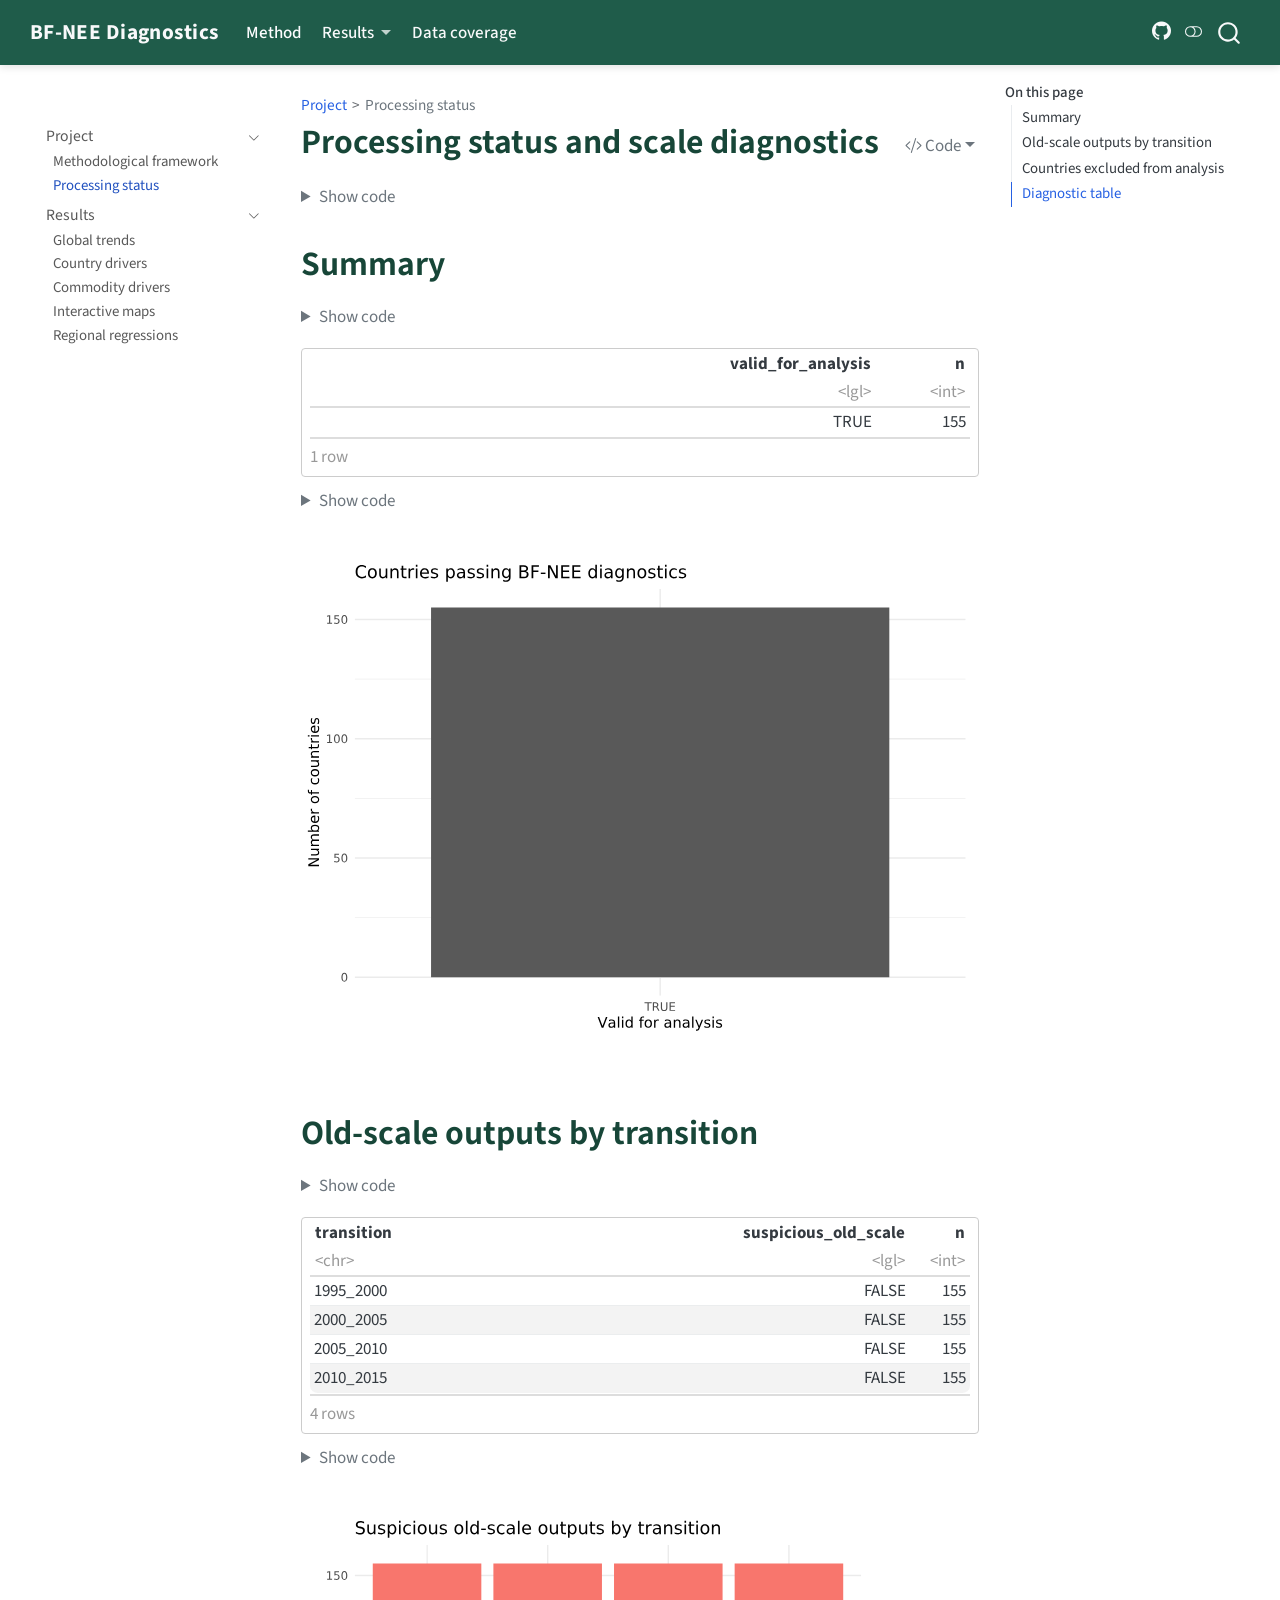
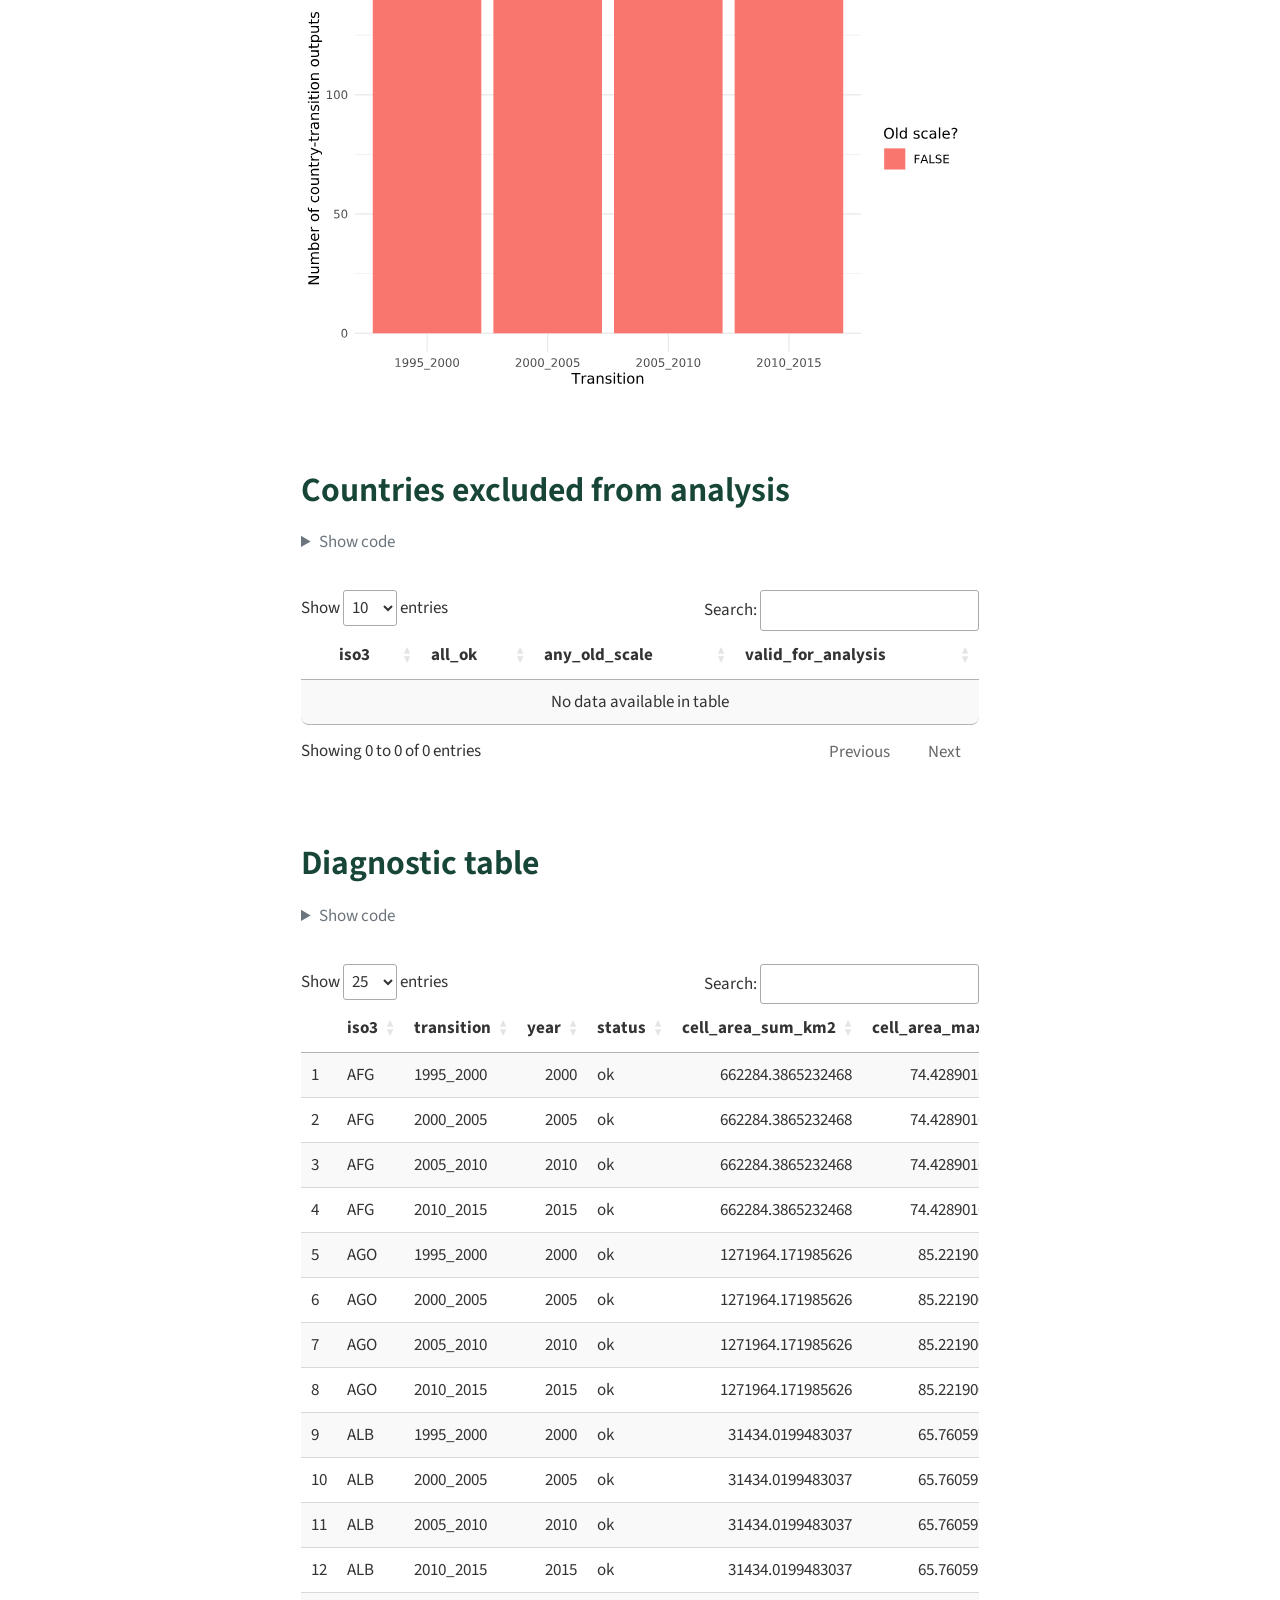
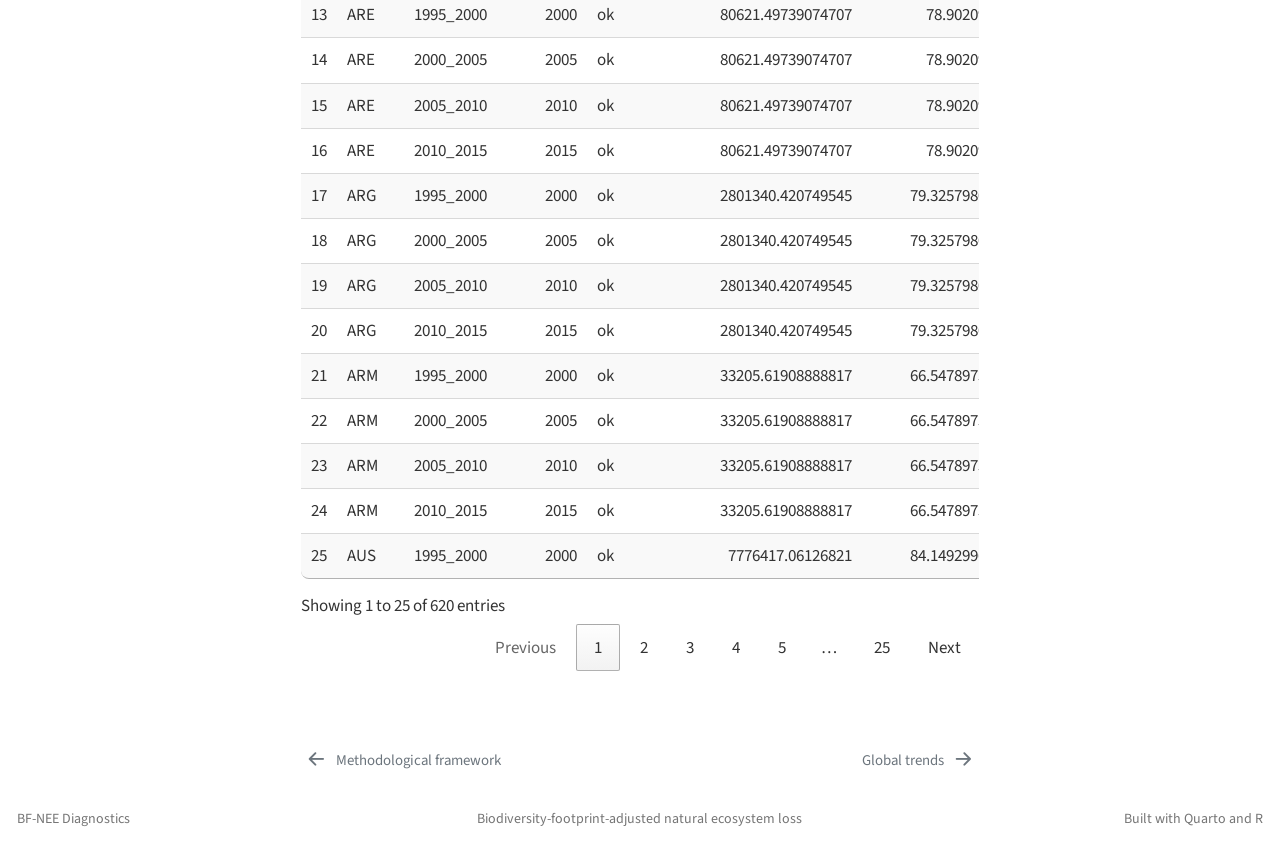
<file: docs/01_processing_status.html>
<!DOCTYPE html>
<html xmlns="http://www.w3.org/1999/xhtml" lang="en" xml:lang="en"><head>

<meta charset="utf-8">
<meta name="generator" content="quarto-1.5.57">

<meta name="viewport" content="width=device-width, initial-scale=1.0, user-scalable=yes">


<title>Processing status and scale diagnostics – BF-NEE Diagnostics</title>
<style>
code{white-space: pre-wrap;}
span.smallcaps{font-variant: small-caps;}
div.columns{display: flex; gap: min(4vw, 1.5em);}
div.column{flex: auto; overflow-x: auto;}
div.hanging-indent{margin-left: 1.5em; text-indent: -1.5em;}
ul.task-list{list-style: none;}
ul.task-list li input[type="checkbox"] {
  width: 0.8em;
  margin: 0 0.8em 0.2em -1em; /* quarto-specific, see https://github.com/quarto-dev/quarto-cli/issues/4556 */ 
  vertical-align: middle;
}
/* CSS for syntax highlighting */
pre > code.sourceCode { white-space: pre; position: relative; }
pre > code.sourceCode > span { line-height: 1.25; }
pre > code.sourceCode > span:empty { height: 1.2em; }
.sourceCode { overflow: visible; }
code.sourceCode > span { color: inherit; text-decoration: inherit; }
div.sourceCode { margin: 1em 0; }
pre.sourceCode { margin: 0; }
@media screen {
div.sourceCode { overflow: auto; }
}
@media print {
pre > code.sourceCode { white-space: pre-wrap; }
pre > code.sourceCode > span { display: inline-block; text-indent: -5em; padding-left: 5em; }
}
pre.numberSource code
  { counter-reset: source-line 0; }
pre.numberSource code > span
  { position: relative; left: -4em; counter-increment: source-line; }
pre.numberSource code > span > a:first-child::before
  { content: counter(source-line);
    position: relative; left: -1em; text-align: right; vertical-align: baseline;
    border: none; display: inline-block;
    -webkit-touch-callout: none; -webkit-user-select: none;
    -khtml-user-select: none; -moz-user-select: none;
    -ms-user-select: none; user-select: none;
    padding: 0 4px; width: 4em;
  }
pre.numberSource { margin-left: 3em;  padding-left: 4px; }
div.sourceCode
  {   }
@media screen {
pre > code.sourceCode > span > a:first-child::before { text-decoration: underline; }
}
</style>


<script src="site_libs/quarto-nav/quarto-nav.js"></script>
<script src="site_libs/clipboard/clipboard.min.js"></script>
<script src="site_libs/quarto-search/autocomplete.umd.js"></script>
<script src="site_libs/quarto-search/fuse.min.js"></script>
<script src="site_libs/quarto-search/quarto-search.js"></script>
<meta name="quarto:offset" content="./">
<link href="./02_global_trends.html" rel="next">
<link href="./00_methodological_framework.html" rel="prev">
<script src="site_libs/quarto-html/quarto.js"></script>
<script src="site_libs/quarto-html/popper.min.js"></script>
<script src="site_libs/quarto-html/tippy.umd.min.js"></script>
<script src="site_libs/quarto-html/anchor.min.js"></script>
<link href="site_libs/quarto-html/tippy.css" rel="stylesheet">
<link href="site_libs/quarto-html/quarto-syntax-highlighting.css" rel="stylesheet" class="quarto-color-scheme" id="quarto-text-highlighting-styles">
<link href="site_libs/quarto-html/quarto-syntax-highlighting-dark.css" rel="prefetch" class="quarto-color-scheme quarto-color-alternate" id="quarto-text-highlighting-styles">
<script src="site_libs/bootstrap/bootstrap.min.js"></script>
<link href="site_libs/bootstrap/bootstrap-icons.css" rel="stylesheet">
<link href="site_libs/bootstrap/bootstrap.min.css" rel="stylesheet" class="quarto-color-scheme" id="quarto-bootstrap" data-mode="light">
<link href="site_libs/bootstrap/bootstrap-dark.min.css" rel="prefetch" class="quarto-color-scheme quarto-color-alternate" id="quarto-bootstrap" data-mode="dark">
<script id="quarto-search-options" type="application/json">{
  "location": "navbar",
  "copy-button": false,
  "collapse-after": 3,
  "panel-placement": "end",
  "type": "overlay",
  "limit": 50,
  "keyboard-shortcut": [
    "f",
    "/",
    "s"
  ],
  "show-item-context": false,
  "language": {
    "search-no-results-text": "No results",
    "search-matching-documents-text": "matching documents",
    "search-copy-link-title": "Copy link to search",
    "search-hide-matches-text": "Hide additional matches",
    "search-more-match-text": "more match in this document",
    "search-more-matches-text": "more matches in this document",
    "search-clear-button-title": "Clear",
    "search-text-placeholder": "",
    "search-detached-cancel-button-title": "Cancel",
    "search-submit-button-title": "Submit",
    "search-label": "Search"
  }
}</script>
<style>html{ scroll-behavior: smooth; }</style>
<link href="site_libs/htmltools-fill-0.5.8.1/fill.css" rel="stylesheet">
<script src="site_libs/htmlwidgets-1.6.4/htmlwidgets.js"></script>
<link href="site_libs/datatables-css-0.0.0/datatables-crosstalk.css" rel="stylesheet">
<script src="site_libs/datatables-binding-0.34.0/datatables.js"></script>
<script src="site_libs/jquery-3.6.0/jquery-3.6.0.min.js"></script>
<link href="site_libs/dt-core-1.13.6/css/jquery.dataTables.min.css" rel="stylesheet">
<link href="site_libs/dt-core-1.13.6/css/jquery.dataTables.extra.css" rel="stylesheet">
<script src="site_libs/dt-core-1.13.6/js/jquery.dataTables.min.js"></script>
<link href="site_libs/crosstalk-1.2.2/css/crosstalk.min.css" rel="stylesheet">
<script src="site_libs/crosstalk-1.2.2/js/crosstalk.min.js"></script>
<link href="site_libs/pagedtable-1.1/css/pagedtable.css" rel="stylesheet">
<script src="site_libs/pagedtable-1.1/js/pagedtable.js"></script>


<link rel="stylesheet" href="styles.css">
</head>

<body class="nav-sidebar floating nav-fixed">

<div id="quarto-search-results"></div>
  <header id="quarto-header" class="headroom fixed-top">
    <nav class="navbar navbar-expand-lg " data-bs-theme="dark">
      <div class="navbar-container container-fluid">
      <div class="navbar-brand-container mx-auto">
    <a class="navbar-brand" href="./index.html">
    <span class="navbar-title">BF-NEE Diagnostics</span>
    </a>
  </div>
            <div id="quarto-search" class="" title="Search"></div>
          <button class="navbar-toggler" type="button" data-bs-toggle="collapse" data-bs-target="#navbarCollapse" aria-controls="navbarCollapse" role="menu" aria-expanded="false" aria-label="Toggle navigation" onclick="if (window.quartoToggleHeadroom) { window.quartoToggleHeadroom(); }">
  <span class="navbar-toggler-icon"></span>
</button>
          <div class="collapse navbar-collapse" id="navbarCollapse">
            <ul class="navbar-nav navbar-nav-scroll me-auto">
  <li class="nav-item">
    <a class="nav-link active" href="./00_methodological_framework.html" aria-current="page"> 
<span class="menu-text">Method</span></a>
  </li>  
  <li class="nav-item dropdown ">
    <a class="nav-link dropdown-toggle" href="#" id="nav-menu-results" role="link" data-bs-toggle="dropdown" aria-expanded="false">
 <span class="menu-text">Results</span>
    </a>
    <ul class="dropdown-menu" aria-labelledby="nav-menu-results">    
        <li>
    <a class="dropdown-item" href="./02_global_trends.html">
 <span class="dropdown-text">Global trends</span></a>
  </li>  
        <li>
    <a class="dropdown-item" href="./03_country_drivers.html">
 <span class="dropdown-text">Country drivers</span></a>
  </li>  
        <li>
    <a class="dropdown-item" href="./04_commodity_drivers.html">
 <span class="dropdown-text">Commodity drivers</span></a>
  </li>  
        <li>
    <a class="dropdown-item" href="./05_maps.html">
 <span class="dropdown-text">Interactive maps</span></a>
  </li>  
        <li>
    <a class="dropdown-item" href="./06_regional_regressions.html">
 <span class="dropdown-text">Regional regressions</span></a>
  </li>  
    </ul>
  </li>
  <li class="nav-item">
    <a class="nav-link" href="./01_processing_status.html"> 
<span class="menu-text">Data coverage</span></a>
  </li>  
</ul>
            <ul class="navbar-nav navbar-nav-scroll ms-auto">
  <li class="nav-item compact">
    <a class="nav-link" href="https://github.com/sh33caqo/bf-nee-diagnostics"> <i class="bi bi-github" role="img" aria-label="GitHub repository">
</i> 
<span class="menu-text"></span></a>
  </li>  
</ul>
          </div> <!-- /navcollapse -->
            <div class="quarto-navbar-tools">
  <a href="" class="quarto-color-scheme-toggle quarto-navigation-tool  px-1" onclick="window.quartoToggleColorScheme(); return false;" title="Toggle dark mode"><i class="bi"></i></a>
</div>
      </div> <!-- /container-fluid -->
    </nav>
  <nav class="quarto-secondary-nav">
    <div class="container-fluid d-flex">
      <button type="button" class="quarto-btn-toggle btn" data-bs-toggle="collapse" role="button" data-bs-target=".quarto-sidebar-collapse-item" aria-controls="quarto-sidebar" aria-expanded="false" aria-label="Toggle sidebar navigation" onclick="if (window.quartoToggleHeadroom) { window.quartoToggleHeadroom(); }">
        <i class="bi bi-layout-text-sidebar-reverse"></i>
      </button>
        <nav class="quarto-page-breadcrumbs" aria-label="breadcrumb"><ol class="breadcrumb"><li class="breadcrumb-item"><a href="./00_methodological_framework.html">Project</a></li><li class="breadcrumb-item"><a href="./01_processing_status.html">Processing status</a></li></ol></nav>
        <a class="flex-grow-1" role="navigation" data-bs-toggle="collapse" data-bs-target=".quarto-sidebar-collapse-item" aria-controls="quarto-sidebar" aria-expanded="false" aria-label="Toggle sidebar navigation" onclick="if (window.quartoToggleHeadroom) { window.quartoToggleHeadroom(); }">      
        </a>
      <button type="button" class="btn quarto-search-button" aria-label="Search" onclick="window.quartoOpenSearch();">
        <i class="bi bi-search"></i>
      </button>
    </div>
  </nav>
</header>
<!-- content -->
<div id="quarto-content" class="quarto-container page-columns page-rows-contents page-layout-article page-navbar">
<!-- sidebar -->
  <nav id="quarto-sidebar" class="sidebar collapse collapse-horizontal quarto-sidebar-collapse-item sidebar-navigation floating overflow-auto">
        <div class="mt-2 flex-shrink-0 align-items-center">
        <div class="sidebar-search">
        <div id="quarto-search" class="" title="Search"></div>
        </div>
        </div>
    <div class="sidebar-menu-container"> 
    <ul class="list-unstyled mt-1">
        <li class="sidebar-item sidebar-item-section">
      <div class="sidebar-item-container"> 
            <a class="sidebar-item-text sidebar-link text-start" data-bs-toggle="collapse" data-bs-target="#quarto-sidebar-section-1" role="navigation" aria-expanded="true">
 <span class="menu-text">Project</span></a>
          <a class="sidebar-item-toggle text-start" data-bs-toggle="collapse" data-bs-target="#quarto-sidebar-section-1" role="navigation" aria-expanded="true" aria-label="Toggle section">
            <i class="bi bi-chevron-right ms-2"></i>
          </a> 
      </div>
      <ul id="quarto-sidebar-section-1" class="collapse list-unstyled sidebar-section depth1 show">  
          <li class="sidebar-item">
  <div class="sidebar-item-container"> 
  <a href="./00_methodological_framework.html" class="sidebar-item-text sidebar-link">
 <span class="menu-text">Methodological framework</span></a>
  </div>
</li>
          <li class="sidebar-item">
  <div class="sidebar-item-container"> 
  <a href="./01_processing_status.html" class="sidebar-item-text sidebar-link active">
 <span class="menu-text">Processing status</span></a>
  </div>
</li>
      </ul>
  </li>
        <li class="sidebar-item sidebar-item-section">
      <div class="sidebar-item-container"> 
            <a class="sidebar-item-text sidebar-link text-start" data-bs-toggle="collapse" data-bs-target="#quarto-sidebar-section-2" role="navigation" aria-expanded="true">
 <span class="menu-text">Results</span></a>
          <a class="sidebar-item-toggle text-start" data-bs-toggle="collapse" data-bs-target="#quarto-sidebar-section-2" role="navigation" aria-expanded="true" aria-label="Toggle section">
            <i class="bi bi-chevron-right ms-2"></i>
          </a> 
      </div>
      <ul id="quarto-sidebar-section-2" class="collapse list-unstyled sidebar-section depth1 show">  
          <li class="sidebar-item">
  <div class="sidebar-item-container"> 
  <a href="./02_global_trends.html" class="sidebar-item-text sidebar-link">
 <span class="menu-text">Global trends</span></a>
  </div>
</li>
          <li class="sidebar-item">
  <div class="sidebar-item-container"> 
  <a href="./03_country_drivers.html" class="sidebar-item-text sidebar-link">
 <span class="menu-text">Country drivers</span></a>
  </div>
</li>
          <li class="sidebar-item">
  <div class="sidebar-item-container"> 
  <a href="./04_commodity_drivers.html" class="sidebar-item-text sidebar-link">
 <span class="menu-text">Commodity drivers</span></a>
  </div>
</li>
          <li class="sidebar-item">
  <div class="sidebar-item-container"> 
  <a href="./05_maps.html" class="sidebar-item-text sidebar-link">
 <span class="menu-text">Interactive maps</span></a>
  </div>
</li>
          <li class="sidebar-item">
  <div class="sidebar-item-container"> 
  <a href="./06_regional_regressions.html" class="sidebar-item-text sidebar-link">
 <span class="menu-text">Regional regressions</span></a>
  </div>
</li>
      </ul>
  </li>
    </ul>
    </div>
</nav>
<div id="quarto-sidebar-glass" class="quarto-sidebar-collapse-item" data-bs-toggle="collapse" data-bs-target=".quarto-sidebar-collapse-item"></div>
<!-- margin-sidebar -->
    <div id="quarto-margin-sidebar" class="sidebar margin-sidebar">
        <nav id="TOC" role="doc-toc" class="toc-active">
    <h2 id="toc-title">On this page</h2>
   
  <ul>
  <li><a href="#summary" id="toc-summary" class="nav-link active" data-scroll-target="#summary">Summary</a></li>
  <li><a href="#old-scale-outputs-by-transition" id="toc-old-scale-outputs-by-transition" class="nav-link" data-scroll-target="#old-scale-outputs-by-transition">Old-scale outputs by transition</a></li>
  <li><a href="#countries-excluded-from-analysis" id="toc-countries-excluded-from-analysis" class="nav-link" data-scroll-target="#countries-excluded-from-analysis">Countries excluded from analysis</a></li>
  <li><a href="#diagnostic-table" id="toc-diagnostic-table" class="nav-link" data-scroll-target="#diagnostic-table">Diagnostic table</a></li>
  </ul>
</nav>
    </div>
<!-- main -->
<main class="content" id="quarto-document-content">

<header id="title-block-header" class="quarto-title-block default"><nav class="quarto-page-breadcrumbs quarto-title-breadcrumbs d-none d-lg-block" aria-label="breadcrumb"><ol class="breadcrumb"><li class="breadcrumb-item"><a href="./00_methodological_framework.html">Project</a></li><li class="breadcrumb-item"><a href="./01_processing_status.html">Processing status</a></li></ol></nav>
<div class="quarto-title">
<div class="quarto-title-block"><div><h1 class="title">Processing status and scale diagnostics</h1><button type="button" class="btn code-tools-button dropdown-toggle" id="quarto-code-tools-menu" data-bs-toggle="dropdown" aria-expanded="false"><i class="bi"></i> Code</button><ul class="dropdown-menu dropdown-menu-end" aria-labelelledby="quarto-code-tools-menu"><li><a id="quarto-show-all-code" class="dropdown-item" href="javascript:void(0)" role="button">Show All Code</a></li><li><a id="quarto-hide-all-code" class="dropdown-item" href="javascript:void(0)" role="button">Hide All Code</a></li><li><hr class="dropdown-divider"></li><li><a id="quarto-view-source" class="dropdown-item" href="javascript:void(0)" role="button">View Source</a></li></ul></div></div>
</div>



<div class="quarto-title-meta">

    
  
    
  </div>
  


</header>


<div class="cell">
<details class="code-fold">
<summary>Show code</summary>
<div class="sourceCode cell-code" id="cb1"><pre class="sourceCode r code-with-copy"><code class="sourceCode r"><span id="cb1-1"><a href="#cb1-1" aria-hidden="true" tabindex="-1"></a><span class="fu">library</span>(dplyr)</span>
<span id="cb1-2"><a href="#cb1-2" aria-hidden="true" tabindex="-1"></a><span class="fu">library</span>(readr)</span>
<span id="cb1-3"><a href="#cb1-3" aria-hidden="true" tabindex="-1"></a><span class="fu">library</span>(ggplot2)</span>
<span id="cb1-4"><a href="#cb1-4" aria-hidden="true" tabindex="-1"></a><span class="fu">library</span>(DT)</span>
<span id="cb1-5"><a href="#cb1-5" aria-hidden="true" tabindex="-1"></a></span>
<span id="cb1-6"><a href="#cb1-6" aria-hidden="true" tabindex="-1"></a>dir_diag <span class="ot">&lt;-</span> <span class="st">"~/Symobio/Data/Processed/BF_NEE_Diagnostics"</span></span>
<span id="cb1-7"><a href="#cb1-7" aria-hidden="true" tabindex="-1"></a></span>
<span id="cb1-8"><a href="#cb1-8" aria-hidden="true" tabindex="-1"></a>diag <span class="ot">&lt;-</span> <span class="fu">read_csv</span>(</span>
<span id="cb1-9"><a href="#cb1-9" aria-hidden="true" tabindex="-1"></a>  <span class="fu">file.path</span>(dir_diag, <span class="st">"bfnee_country_diagnostics_all_transitions.csv"</span>),</span>
<span id="cb1-10"><a href="#cb1-10" aria-hidden="true" tabindex="-1"></a>  <span class="at">show_col_types =</span> <span class="cn">FALSE</span></span>
<span id="cb1-11"><a href="#cb1-11" aria-hidden="true" tabindex="-1"></a>)</span>
<span id="cb1-12"><a href="#cb1-12" aria-hidden="true" tabindex="-1"></a></span>
<span id="cb1-13"><a href="#cb1-13" aria-hidden="true" tabindex="-1"></a>valid <span class="ot">&lt;-</span> <span class="fu">read_csv</span>(</span>
<span id="cb1-14"><a href="#cb1-14" aria-hidden="true" tabindex="-1"></a>  <span class="fu">file.path</span>(dir_diag, <span class="st">"bfnee_valid_countries.csv"</span>),</span>
<span id="cb1-15"><a href="#cb1-15" aria-hidden="true" tabindex="-1"></a>  <span class="at">show_col_types =</span> <span class="cn">FALSE</span></span>
<span id="cb1-16"><a href="#cb1-16" aria-hidden="true" tabindex="-1"></a>)</span></code><button title="Copy to Clipboard" class="code-copy-button"><i class="bi"></i></button></pre></div>
</details>
</div>
<section id="summary" class="level1">
<h1>Summary</h1>
<div class="cell">
<details class="code-fold">
<summary>Show code</summary>
<div class="sourceCode cell-code" id="cb2"><pre class="sourceCode r code-with-copy"><code class="sourceCode r"><span id="cb2-1"><a href="#cb2-1" aria-hidden="true" tabindex="-1"></a>valid <span class="sc">%&gt;%</span></span>
<span id="cb2-2"><a href="#cb2-2" aria-hidden="true" tabindex="-1"></a>  <span class="fu">count</span>(valid_for_analysis)</span></code><button title="Copy to Clipboard" class="code-copy-button"><i class="bi"></i></button></pre></div>
</details>
<div class="cell-output-display">
<div data-pagedtable="false">
  <script data-pagedtable-source="" type="application/json">
{"columns":[{"label":["valid_for_analysis"],"name":[1],"type":["lgl"],"align":["right"]},{"label":["n"],"name":[2],"type":["int"],"align":["right"]}],"data":[{"1":"TRUE","2":"155"}],"options":{"columns":{"min":{},"max":[10]},"rows":{"min":[10],"max":[10]},"pages":{}}}
  </script>
</div>
</div>
</div>
<div class="cell">
<details class="code-fold">
<summary>Show code</summary>
<div class="sourceCode cell-code" id="cb3"><pre class="sourceCode r code-with-copy"><code class="sourceCode r"><span id="cb3-1"><a href="#cb3-1" aria-hidden="true" tabindex="-1"></a><span class="fu">ggplot</span>(valid, <span class="fu">aes</span>(<span class="at">x =</span> valid_for_analysis)) <span class="sc">+</span></span>
<span id="cb3-2"><a href="#cb3-2" aria-hidden="true" tabindex="-1"></a>  <span class="fu">geom_bar</span>() <span class="sc">+</span></span>
<span id="cb3-3"><a href="#cb3-3" aria-hidden="true" tabindex="-1"></a>  <span class="fu">labs</span>(</span>
<span id="cb3-4"><a href="#cb3-4" aria-hidden="true" tabindex="-1"></a>    <span class="at">title =</span> <span class="st">"Countries passing BF-NEE diagnostics"</span>,</span>
<span id="cb3-5"><a href="#cb3-5" aria-hidden="true" tabindex="-1"></a>    <span class="at">x =</span> <span class="st">"Valid for analysis"</span>,</span>
<span id="cb3-6"><a href="#cb3-6" aria-hidden="true" tabindex="-1"></a>    <span class="at">y =</span> <span class="st">"Number of countries"</span></span>
<span id="cb3-7"><a href="#cb3-7" aria-hidden="true" tabindex="-1"></a>  ) <span class="sc">+</span></span>
<span id="cb3-8"><a href="#cb3-8" aria-hidden="true" tabindex="-1"></a>  <span class="fu">theme_minimal</span>()</span></code><button title="Copy to Clipboard" class="code-copy-button"><i class="bi"></i></button></pre></div>
</details>
<div class="cell-output-display">
<div>
<figure class="figure">
<p><img src="01_processing_status_files/figure-html/unnamed-chunk-3-1.svg" class="img-fluid figure-img" width="672"></p>
</figure>
</div>
</div>
</div>
</section>
<section id="old-scale-outputs-by-transition" class="level1">
<h1>Old-scale outputs by transition</h1>
<div class="cell">
<details class="code-fold">
<summary>Show code</summary>
<div class="sourceCode cell-code" id="cb4"><pre class="sourceCode r code-with-copy"><code class="sourceCode r"><span id="cb4-1"><a href="#cb4-1" aria-hidden="true" tabindex="-1"></a>scale_summary <span class="ot">&lt;-</span> diag <span class="sc">%&gt;%</span></span>
<span id="cb4-2"><a href="#cb4-2" aria-hidden="true" tabindex="-1"></a>  <span class="fu">count</span>(transition, suspicious_old_scale)</span>
<span id="cb4-3"><a href="#cb4-3" aria-hidden="true" tabindex="-1"></a></span>
<span id="cb4-4"><a href="#cb4-4" aria-hidden="true" tabindex="-1"></a>scale_summary</span></code><button title="Copy to Clipboard" class="code-copy-button"><i class="bi"></i></button></pre></div>
</details>
<div class="cell-output-display">
<div data-pagedtable="false">
  <script data-pagedtable-source="" type="application/json">
{"columns":[{"label":["transition"],"name":[1],"type":["chr"],"align":["left"]},{"label":["suspicious_old_scale"],"name":[2],"type":["lgl"],"align":["right"]},{"label":["n"],"name":[3],"type":["int"],"align":["right"]}],"data":[{"1":"1995_2000","2":"FALSE","3":"155"},{"1":"2000_2005","2":"FALSE","3":"155"},{"1":"2005_2010","2":"FALSE","3":"155"},{"1":"2010_2015","2":"FALSE","3":"155"}],"options":{"columns":{"min":{},"max":[10]},"rows":{"min":[10],"max":[10]},"pages":{}}}
  </script>
</div>
</div>
</div>
<div class="cell">
<details class="code-fold">
<summary>Show code</summary>
<div class="sourceCode cell-code" id="cb5"><pre class="sourceCode r code-with-copy"><code class="sourceCode r"><span id="cb5-1"><a href="#cb5-1" aria-hidden="true" tabindex="-1"></a><span class="fu">ggplot</span>(scale_summary, <span class="fu">aes</span>(<span class="at">x =</span> transition, <span class="at">y =</span> n, <span class="at">fill =</span> suspicious_old_scale)) <span class="sc">+</span></span>
<span id="cb5-2"><a href="#cb5-2" aria-hidden="true" tabindex="-1"></a>  <span class="fu">geom_col</span>() <span class="sc">+</span></span>
<span id="cb5-3"><a href="#cb5-3" aria-hidden="true" tabindex="-1"></a>  <span class="fu">labs</span>(</span>
<span id="cb5-4"><a href="#cb5-4" aria-hidden="true" tabindex="-1"></a>    <span class="at">title =</span> <span class="st">"Suspicious old-scale outputs by transition"</span>,</span>
<span id="cb5-5"><a href="#cb5-5" aria-hidden="true" tabindex="-1"></a>    <span class="at">x =</span> <span class="st">"Transition"</span>,</span>
<span id="cb5-6"><a href="#cb5-6" aria-hidden="true" tabindex="-1"></a>    <span class="at">y =</span> <span class="st">"Number of country-transition outputs"</span>,</span>
<span id="cb5-7"><a href="#cb5-7" aria-hidden="true" tabindex="-1"></a>    <span class="at">fill =</span> <span class="st">"Old scale?"</span></span>
<span id="cb5-8"><a href="#cb5-8" aria-hidden="true" tabindex="-1"></a>  ) <span class="sc">+</span></span>
<span id="cb5-9"><a href="#cb5-9" aria-hidden="true" tabindex="-1"></a>  <span class="fu">theme_minimal</span>()</span></code><button title="Copy to Clipboard" class="code-copy-button"><i class="bi"></i></button></pre></div>
</details>
<div class="cell-output-display">
<div>
<figure class="figure">
<p><img src="01_processing_status_files/figure-html/unnamed-chunk-5-1.svg" class="img-fluid figure-img" width="672"></p>
</figure>
</div>
</div>
</div>
</section>
<section id="countries-excluded-from-analysis" class="level1">
<h1>Countries excluded from analysis</h1>
<div class="cell">
<details class="code-fold">
<summary>Show code</summary>
<div class="sourceCode cell-code" id="cb6"><pre class="sourceCode r code-with-copy"><code class="sourceCode r"><span id="cb6-1"><a href="#cb6-1" aria-hidden="true" tabindex="-1"></a>excluded <span class="ot">&lt;-</span> valid <span class="sc">%&gt;%</span></span>
<span id="cb6-2"><a href="#cb6-2" aria-hidden="true" tabindex="-1"></a>  <span class="fu">filter</span>(<span class="sc">!</span>valid_for_analysis)</span>
<span id="cb6-3"><a href="#cb6-3" aria-hidden="true" tabindex="-1"></a></span>
<span id="cb6-4"><a href="#cb6-4" aria-hidden="true" tabindex="-1"></a><span class="fu">datatable</span>(excluded)</span></code><button title="Copy to Clipboard" class="code-copy-button"><i class="bi"></i></button></pre></div>
</details>
<div class="cell-output-display">
<div class="datatables html-widget html-fill-item" id="htmlwidget-987edd1fdb83da9fad7e" style="width:100%;height:auto;"></div>
<script type="application/json" data-for="htmlwidget-987edd1fdb83da9fad7e">{"x":{"filter":"none","vertical":false,"data":[[],[],[],[],[]],"container":"<table class=\"display\">\n  <thead>\n    <tr>\n      <th> <\/th>\n      <th>iso3<\/th>\n      <th>all_ok<\/th>\n      <th>any_old_scale<\/th>\n      <th>valid_for_analysis<\/th>\n    <\/tr>\n  <\/thead>\n<\/table>","options":{"columnDefs":[{"orderable":false,"targets":0},{"name":" ","targets":0},{"name":"iso3","targets":1},{"name":"all_ok","targets":2},{"name":"any_old_scale","targets":3},{"name":"valid_for_analysis","targets":4}],"order":[],"autoWidth":false,"orderClasses":false}},"evals":[],"jsHooks":[]}</script>
</div>
</div>
</section>
<section id="diagnostic-table" class="level1">
<h1>Diagnostic table</h1>
<div class="cell">
<details class="code-fold">
<summary>Show code</summary>
<div class="sourceCode cell-code" id="cb7"><pre class="sourceCode r code-with-copy"><code class="sourceCode r"><span id="cb7-1"><a href="#cb7-1" aria-hidden="true" tabindex="-1"></a><span class="fu">datatable</span>(</span>
<span id="cb7-2"><a href="#cb7-2" aria-hidden="true" tabindex="-1"></a>  diag <span class="sc">%&gt;%</span></span>
<span id="cb7-3"><a href="#cb7-3" aria-hidden="true" tabindex="-1"></a>    <span class="fu">arrange</span>(<span class="fu">desc</span>(suspicious_old_scale), iso3, transition),</span>
<span id="cb7-4"><a href="#cb7-4" aria-hidden="true" tabindex="-1"></a>  <span class="at">options =</span> <span class="fu">list</span>(<span class="at">pageLength =</span> <span class="dv">25</span>)</span>
<span id="cb7-5"><a href="#cb7-5" aria-hidden="true" tabindex="-1"></a>)</span></code><button title="Copy to Clipboard" class="code-copy-button"><i class="bi"></i></button></pre></div>
</details>
<div class="cell-output-display">
<div class="datatables html-widget html-fill-item" id="htmlwidget-144f897b2d051aac736d" style="width:100%;height:auto;"></div>
<script type="application/json" data-for="htmlwidget-144f897b2d051aac736d">{"x":{"filter":"none","vertical":false,"data":[["1","2","3","4","5","6","7","8","9","10","11","12","13","14","15","16","17","18","19","20","21","22","23","24","25","26","27","28","29","30","31","32","33","34","35","36","37","38","39","40","41","42","43","44","45","46","47","48","49","50","51","52","53","54","55","56","57","58","59","60","61","62","63","64","65","66","67","68","69","70","71","72","73","74","75","76","77","78","79","80","81","82","83","84","85","86","87","88","89","90","91","92","93","94","95","96","97","98","99","100","101","102","103","104","105","106","107","108","109","110","111","112","113","114","115","116","117","118","119","120","121","122","123","124","125","126","127","128","129","130","131","132","133","134","135","136","137","138","139","140","141","142","143","144","145","146","147","148","149","150","151","152","153","154","155","156","157","158","159","160","161","162","163","164","165","166","167","168","169","170","171","172","173","174","175","176","177","178","179","180","181","182","183","184","185","186","187","188","189","190","191","192","193","194","195","196","197","198","199","200","201","202","203","204","205","206","207","208","209","210","211","212","213","214","215","216","217","218","219","220","221","222","223","224","225","226","227","228","229","230","231","232","233","234","235","236","237","238","239","240","241","242","243","244","245","246","247","248","249","250","251","252","253","254","255","256","257","258","259","260","261","262","263","264","265","266","267","268","269","270","271","272","273","274","275","276","277","278","279","280","281","282","283","284","285","286","287","288","289","290","291","292","293","294","295","296","297","298","299","300","301","302","303","304","305","306","307","308","309","310","311","312","313","314","315","316","317","318","319","320","321","322","323","324","325","326","327","328","329","330","331","332","333","334","335","336","337","338","339","340","341","342","343","344","345","346","347","348","349","350","351","352","353","354","355","356","357","358","359","360","361","362","363","364","365","366","367","368","369","370","371","372","373","374","375","376","377","378","379","380","381","382","383","384","385","386","387","388","389","390","391","392","393","394","395","396","397","398","399","400","401","402","403","404","405","406","407","408","409","410","411","412","413","414","415","416","417","418","419","420","421","422","423","424","425","426","427","428","429","430","431","432","433","434","435","436","437","438","439","440","441","442","443","444","445","446","447","448","449","450","451","452","453","454","455","456","457","458","459","460","461","462","463","464","465","466","467","468","469","470","471","472","473","474","475","476","477","478","479","480","481","482","483","484","485","486","487","488","489","490","491","492","493","494","495","496","497","498","499","500","501","502","503","504","505","506","507","508","509","510","511","512","513","514","515","516","517","518","519","520","521","522","523","524","525","526","527","528","529","530","531","532","533","534","535","536","537","538","539","540","541","542","543","544","545","546","547","548","549","550","551","552","553","554","555","556","557","558","559","560","561","562","563","564","565","566","567","568","569","570","571","572","573","574","575","576","577","578","579","580","581","582","583","584","585","586","587","588","589","590","591","592","593","594","595","596","597","598","599","600","601","602","603","604","605","606","607","608","609","610","611","612","613","614","615","616","617","618","619","620"],["AFG","AFG","AFG","AFG","AGO","AGO","AGO","AGO","ALB","ALB","ALB","ALB","ARE","ARE","ARE","ARE","ARG","ARG","ARG","ARG","ARM","ARM","ARM","ARM","AUS","AUS","AUS","AUS","AUT","AUT","AUT","AUT","AZE","AZE","AZE","AZE","BDI","BDI","BDI","BDI","BEL","BEL","BEL","BEL","BEN","BEN","BEN","BEN","BFA","BFA","BFA","BFA","BGD","BGD","BGD","BGD","BGR","BGR","BGR","BGR","BHR","BHR","BHR","BHR","BHS","BHS","BHS","BHS","BIH","BIH","BIH","BIH","BLR","BLR","BLR","BLR","BLZ","BLZ","BLZ","BLZ","BOL","BOL","BOL","BOL","BRA","BRA","BRA","BRA","BRN","BRN","BRN","BRN","BTN","BTN","BTN","BTN","BWA","BWA","BWA","BWA","CAF","CAF","CAF","CAF","CAN","CAN","CAN","CAN","CHE","CHE","CHE","CHE","CHL","CHL","CHL","CHL","CHN","CHN","CHN","CHN","CIV","CIV","CIV","CIV","CMR","CMR","CMR","CMR","COD","COD","COD","COD","COG","COG","COG","COG","COL","COL","COL","COL","CRI","CRI","CRI","CRI","CUB","CUB","CUB","CUB","CYP","CYP","CYP","CYP","CZE","CZE","CZE","CZE","DEU","DEU","DEU","DEU","DJI","DJI","DJI","DJI","DNK","DNK","DNK","DNK","DOM","DOM","DOM","DOM","DZA","DZA","DZA","DZA","ECU","ECU","ECU","ECU","EGY","EGY","EGY","EGY","ERI","ERI","ERI","ERI","ESP","ESP","ESP","ESP","EST","EST","EST","EST","ETH","ETH","ETH","ETH","FIN","FIN","FIN","FIN","FRA","FRA","FRA","FRA","GAB","GAB","GAB","GAB","GBR","GBR","GBR","GBR","GEO","GEO","GEO","GEO","GHA","GHA","GHA","GHA","GIN","GIN","GIN","GIN","GNQ","GNQ","GNQ","GNQ","GRC","GRC","GRC","GRC","GTM","GTM","GTM","GTM","HKG","HKG","HKG","HKG","HND","HND","HND","HND","HRV","HRV","HRV","HRV","HTI","HTI","HTI","HTI","HUN","HUN","HUN","HUN","IDN","IDN","IDN","IDN","IND","IND","IND","IND","IRL","IRL","IRL","IRL","IRN","IRN","IRN","IRN","IRQ","IRQ","IRQ","IRQ","ISL","ISL","ISL","ISL","ISR","ISR","ISR","ISR","ITA","ITA","ITA","ITA","JAM","JAM","JAM","JAM","JOR","JOR","JOR","JOR","JPN","JPN","JPN","JPN","KAZ","KAZ","KAZ","KAZ","KEN","KEN","KEN","KEN","KGZ","KGZ","KGZ","KGZ","KHM","KHM","KHM","KHM","KOR","KOR","KOR","KOR","KWT","KWT","KWT","KWT","LAO","LAO","LAO","LAO","LBN","LBN","LBN","LBN","LBR","LBR","LBR","LBR","LBY","LBY","LBY","LBY","LKA","LKA","LKA","LKA","LTU","LTU","LTU","LTU","LUX","LUX","LUX","LUX","LVA","LVA","LVA","LVA","MAR","MAR","MAR","MAR","MDA","MDA","MDA","MDA","MDG","MDG","MDG","MDG","MEX","MEX","MEX","MEX","MLI","MLI","MLI","MLI","MLT","MLT","MLT","MLT","MMR","MMR","MMR","MMR","MNG","MNG","MNG","MNG","MOZ","MOZ","MOZ","MOZ","MRT","MRT","MRT","MRT","MWI","MWI","MWI","MWI","MYS","MYS","MYS","MYS","NAM","NAM","NAM","NAM","NER","NER","NER","NER","NGA","NGA","NGA","NGA","NIC","NIC","NIC","NIC","NLD","NLD","NLD","NLD","NOR","NOR","NOR","NOR","NPL","NPL","NPL","NPL","OMN","OMN","OMN","OMN","PAK","PAK","PAK","PAK","PAN","PAN","PAN","PAN","PER","PER","PER","PER","PHL","PHL","PHL","PHL","PNG","PNG","PNG","PNG","POL","POL","POL","POL","PRK","PRK","PRK","PRK","PRT","PRT","PRT","PRT","PRY","PRY","PRY","PRY","PSE","PSE","PSE","PSE","QAT","QAT","QAT","QAT","ROU","ROU","ROU","ROU","RUS","RUS","RUS","RUS","RWA","RWA","RWA","RWA","SAU","SAU","SAU","SAU","SEN","SEN","SEN","SEN","SGP","SGP","SGP","SGP","SLE","SLE","SLE","SLE","SLV","SLV","SLV","SLV","SOM","SOM","SOM","SOM","SRB","SRB","SRB","SRB","SSD","SSD","SSD","SSD","SVK","SVK","SVK","SVK","SVN","SVN","SVN","SVN","SWE","SWE","SWE","SWE","SYR","SYR","SYR","SYR","TCD","TCD","TCD","TCD","TGO","TGO","TGO","TGO","THA","THA","THA","THA","TJK","TJK","TJK","TJK","TKM","TKM","TKM","TKM","TUN","TUN","TUN","TUN","TUR","TUR","TUR","TUR","TZA","TZA","TZA","TZA","UGA","UGA","UGA","UGA","UKR","UKR","UKR","UKR","URY","URY","URY","URY","USA","USA","USA","USA","UZB","UZB","UZB","UZB","VEN","VEN","VEN","VEN","VNM","VNM","VNM","VNM","YEM","YEM","YEM","YEM","ZAF","ZAF","ZAF","ZAF","ZMB","ZMB","ZMB","ZMB","ZWE","ZWE","ZWE","ZWE"],["1995_2000","2000_2005","2005_2010","2010_2015","1995_2000","2000_2005","2005_2010","2010_2015","1995_2000","2000_2005","2005_2010","2010_2015","1995_2000","2000_2005","2005_2010","2010_2015","1995_2000","2000_2005","2005_2010","2010_2015","1995_2000","2000_2005","2005_2010","2010_2015","1995_2000","2000_2005","2005_2010","2010_2015","1995_2000","2000_2005","2005_2010","2010_2015","1995_2000","2000_2005","2005_2010","2010_2015","1995_2000","2000_2005","2005_2010","2010_2015","1995_2000","2000_2005","2005_2010","2010_2015","1995_2000","2000_2005","2005_2010","2010_2015","1995_2000","2000_2005","2005_2010","2010_2015","1995_2000","2000_2005","2005_2010","2010_2015","1995_2000","2000_2005","2005_2010","2010_2015","1995_2000","2000_2005","2005_2010","2010_2015","1995_2000","2000_2005","2005_2010","2010_2015","1995_2000","2000_2005","2005_2010","2010_2015","1995_2000","2000_2005","2005_2010","2010_2015","1995_2000","2000_2005","2005_2010","2010_2015","1995_2000","2000_2005","2005_2010","2010_2015","1995_2000","2000_2005","2005_2010","2010_2015","1995_2000","2000_2005","2005_2010","2010_2015","1995_2000","2000_2005","2005_2010","2010_2015","1995_2000","2000_2005","2005_2010","2010_2015","1995_2000","2000_2005","2005_2010","2010_2015","1995_2000","2000_2005","2005_2010","2010_2015","1995_2000","2000_2005","2005_2010","2010_2015","1995_2000","2000_2005","2005_2010","2010_2015","1995_2000","2000_2005","2005_2010","2010_2015","1995_2000","2000_2005","2005_2010","2010_2015","1995_2000","2000_2005","2005_2010","2010_2015","1995_2000","2000_2005","2005_2010","2010_2015","1995_2000","2000_2005","2005_2010","2010_2015","1995_2000","2000_2005","2005_2010","2010_2015","1995_2000","2000_2005","2005_2010","2010_2015","1995_2000","2000_2005","2005_2010","2010_2015","1995_2000","2000_2005","2005_2010","2010_2015","1995_2000","2000_2005","2005_2010","2010_2015","1995_2000","2000_2005","2005_2010","2010_2015","1995_2000","2000_2005","2005_2010","2010_2015","1995_2000","2000_2005","2005_2010","2010_2015","1995_2000","2000_2005","2005_2010","2010_2015","1995_2000","2000_2005","2005_2010","2010_2015","1995_2000","2000_2005","2005_2010","2010_2015","1995_2000","2000_2005","2005_2010","2010_2015","1995_2000","2000_2005","2005_2010","2010_2015","1995_2000","2000_2005","2005_2010","2010_2015","1995_2000","2000_2005","2005_2010","2010_2015","1995_2000","2000_2005","2005_2010","2010_2015","1995_2000","2000_2005","2005_2010","2010_2015","1995_2000","2000_2005","2005_2010","2010_2015","1995_2000","2000_2005","2005_2010","2010_2015","1995_2000","2000_2005","2005_2010","2010_2015","1995_2000","2000_2005","2005_2010","2010_2015","1995_2000","2000_2005","2005_2010","2010_2015","1995_2000","2000_2005","2005_2010","2010_2015","1995_2000","2000_2005","2005_2010","2010_2015","1995_2000","2000_2005","2005_2010","2010_2015","1995_2000","2000_2005","2005_2010","2010_2015","1995_2000","2000_2005","2005_2010","2010_2015","1995_2000","2000_2005","2005_2010","2010_2015","1995_2000","2000_2005","2005_2010","2010_2015","1995_2000","2000_2005","2005_2010","2010_2015","1995_2000","2000_2005","2005_2010","2010_2015","1995_2000","2000_2005","2005_2010","2010_2015","1995_2000","2000_2005","2005_2010","2010_2015","1995_2000","2000_2005","2005_2010","2010_2015","1995_2000","2000_2005","2005_2010","2010_2015","1995_2000","2000_2005","2005_2010","2010_2015","1995_2000","2000_2005","2005_2010","2010_2015","1995_2000","2000_2005","2005_2010","2010_2015","1995_2000","2000_2005","2005_2010","2010_2015","1995_2000","2000_2005","2005_2010","2010_2015","1995_2000","2000_2005","2005_2010","2010_2015","1995_2000","2000_2005","2005_2010","2010_2015","1995_2000","2000_2005","2005_2010","2010_2015","1995_2000","2000_2005","2005_2010","2010_2015","1995_2000","2000_2005","2005_2010","2010_2015","1995_2000","2000_2005","2005_2010","2010_2015","1995_2000","2000_2005","2005_2010","2010_2015","1995_2000","2000_2005","2005_2010","2010_2015","1995_2000","2000_2005","2005_2010","2010_2015","1995_2000","2000_2005","2005_2010","2010_2015","1995_2000","2000_2005","2005_2010","2010_2015","1995_2000","2000_2005","2005_2010","2010_2015","1995_2000","2000_2005","2005_2010","2010_2015","1995_2000","2000_2005","2005_2010","2010_2015","1995_2000","2000_2005","2005_2010","2010_2015","1995_2000","2000_2005","2005_2010","2010_2015","1995_2000","2000_2005","2005_2010","2010_2015","1995_2000","2000_2005","2005_2010","2010_2015","1995_2000","2000_2005","2005_2010","2010_2015","1995_2000","2000_2005","2005_2010","2010_2015","1995_2000","2000_2005","2005_2010","2010_2015","1995_2000","2000_2005","2005_2010","2010_2015","1995_2000","2000_2005","2005_2010","2010_2015","1995_2000","2000_2005","2005_2010","2010_2015","1995_2000","2000_2005","2005_2010","2010_2015","1995_2000","2000_2005","2005_2010","2010_2015","1995_2000","2000_2005","2005_2010","2010_2015","1995_2000","2000_2005","2005_2010","2010_2015","1995_2000","2000_2005","2005_2010","2010_2015","1995_2000","2000_2005","2005_2010","2010_2015","1995_2000","2000_2005","2005_2010","2010_2015","1995_2000","2000_2005","2005_2010","2010_2015","1995_2000","2000_2005","2005_2010","2010_2015","1995_2000","2000_2005","2005_2010","2010_2015","1995_2000","2000_2005","2005_2010","2010_2015","1995_2000","2000_2005","2005_2010","2010_2015","1995_2000","2000_2005","2005_2010","2010_2015","1995_2000","2000_2005","2005_2010","2010_2015","1995_2000","2000_2005","2005_2010","2010_2015","1995_2000","2000_2005","2005_2010","2010_2015","1995_2000","2000_2005","2005_2010","2010_2015","1995_2000","2000_2005","2005_2010","2010_2015","1995_2000","2000_2005","2005_2010","2010_2015","1995_2000","2000_2005","2005_2010","2010_2015","1995_2000","2000_2005","2005_2010","2010_2015","1995_2000","2000_2005","2005_2010","2010_2015","1995_2000","2000_2005","2005_2010","2010_2015","1995_2000","2000_2005","2005_2010","2010_2015","1995_2000","2000_2005","2005_2010","2010_2015","1995_2000","2000_2005","2005_2010","2010_2015","1995_2000","2000_2005","2005_2010","2010_2015","1995_2000","2000_2005","2005_2010","2010_2015","1995_2000","2000_2005","2005_2010","2010_2015","1995_2000","2000_2005","2005_2010","2010_2015","1995_2000","2000_2005","2005_2010","2010_2015","1995_2000","2000_2005","2005_2010","2010_2015","1995_2000","2000_2005","2005_2010","2010_2015","1995_2000","2000_2005","2005_2010","2010_2015","1995_2000","2000_2005","2005_2010","2010_2015","1995_2000","2000_2005","2005_2010","2010_2015","1995_2000","2000_2005","2005_2010","2010_2015","1995_2000","2000_2005","2005_2010","2010_2015","1995_2000","2000_2005","2005_2010","2010_2015","1995_2000","2000_2005","2005_2010","2010_2015","1995_2000","2000_2005","2005_2010","2010_2015","1995_2000","2000_2005","2005_2010","2010_2015","1995_2000","2000_2005","2005_2010","2010_2015","1995_2000","2000_2005","2005_2010","2010_2015","1995_2000","2000_2005","2005_2010","2010_2015","1995_2000","2000_2005","2005_2010","2010_2015","1995_2000","2000_2005","2005_2010","2010_2015","1995_2000","2000_2005","2005_2010","2010_2015","1995_2000","2000_2005","2005_2010","2010_2015","1995_2000","2000_2005","2005_2010","2010_2015","1995_2000","2000_2005","2005_2010","2010_2015","1995_2000","2000_2005","2005_2010","2010_2015","1995_2000","2000_2005","2005_2010","2010_2015","1995_2000","2000_2005","2005_2010","2010_2015","1995_2000","2000_2005","2005_2010","2010_2015","1995_2000","2000_2005","2005_2010","2010_2015","1995_2000","2000_2005","2005_2010","2010_2015"],[2000,2005,2010,2015,2000,2005,2010,2015,2000,2005,2010,2015,2000,2005,2010,2015,2000,2005,2010,2015,2000,2005,2010,2015,2000,2005,2010,2015,2000,2005,2010,2015,2000,2005,2010,2015,2000,2005,2010,2015,2000,2005,2010,2015,2000,2005,2010,2015,2000,2005,2010,2015,2000,2005,2010,2015,2000,2005,2010,2015,2000,2005,2010,2015,2000,2005,2010,2015,2000,2005,2010,2015,2000,2005,2010,2015,2000,2005,2010,2015,2000,2005,2010,2015,2000,2005,2010,2015,2000,2005,2010,2015,2000,2005,2010,2015,2000,2005,2010,2015,2000,2005,2010,2015,2000,2005,2010,2015,2000,2005,2010,2015,2000,2005,2010,2015,2000,2005,2010,2015,2000,2005,2010,2015,2000,2005,2010,2015,2000,2005,2010,2015,2000,2005,2010,2015,2000,2005,2010,2015,2000,2005,2010,2015,2000,2005,2010,2015,2000,2005,2010,2015,2000,2005,2010,2015,2000,2005,2010,2015,2000,2005,2010,2015,2000,2005,2010,2015,2000,2005,2010,2015,2000,2005,2010,2015,2000,2005,2010,2015,2000,2005,2010,2015,2000,2005,2010,2015,2000,2005,2010,2015,2000,2005,2010,2015,2000,2005,2010,2015,2000,2005,2010,2015,2000,2005,2010,2015,2000,2005,2010,2015,2000,2005,2010,2015,2000,2005,2010,2015,2000,2005,2010,2015,2000,2005,2010,2015,2000,2005,2010,2015,2000,2005,2010,2015,2000,2005,2010,2015,2000,2005,2010,2015,2000,2005,2010,2015,2000,2005,2010,2015,2000,2005,2010,2015,2000,2005,2010,2015,2000,2005,2010,2015,2000,2005,2010,2015,2000,2005,2010,2015,2000,2005,2010,2015,2000,2005,2010,2015,2000,2005,2010,2015,2000,2005,2010,2015,2000,2005,2010,2015,2000,2005,2010,2015,2000,2005,2010,2015,2000,2005,2010,2015,2000,2005,2010,2015,2000,2005,2010,2015,2000,2005,2010,2015,2000,2005,2010,2015,2000,2005,2010,2015,2000,2005,2010,2015,2000,2005,2010,2015,2000,2005,2010,2015,2000,2005,2010,2015,2000,2005,2010,2015,2000,2005,2010,2015,2000,2005,2010,2015,2000,2005,2010,2015,2000,2005,2010,2015,2000,2005,2010,2015,2000,2005,2010,2015,2000,2005,2010,2015,2000,2005,2010,2015,2000,2005,2010,2015,2000,2005,2010,2015,2000,2005,2010,2015,2000,2005,2010,2015,2000,2005,2010,2015,2000,2005,2010,2015,2000,2005,2010,2015,2000,2005,2010,2015,2000,2005,2010,2015,2000,2005,2010,2015,2000,2005,2010,2015,2000,2005,2010,2015,2000,2005,2010,2015,2000,2005,2010,2015,2000,2005,2010,2015,2000,2005,2010,2015,2000,2005,2010,2015,2000,2005,2010,2015,2000,2005,2010,2015,2000,2005,2010,2015,2000,2005,2010,2015,2000,2005,2010,2015,2000,2005,2010,2015,2000,2005,2010,2015,2000,2005,2010,2015,2000,2005,2010,2015,2000,2005,2010,2015,2000,2005,2010,2015,2000,2005,2010,2015,2000,2005,2010,2015,2000,2005,2010,2015,2000,2005,2010,2015,2000,2005,2010,2015,2000,2005,2010,2015,2000,2005,2010,2015,2000,2005,2010,2015,2000,2005,2010,2015,2000,2005,2010,2015,2000,2005,2010,2015,2000,2005,2010,2015,2000,2005,2010,2015,2000,2005,2010,2015,2000,2005,2010,2015,2000,2005,2010,2015,2000,2005,2010,2015,2000,2005,2010,2015,2000,2005,2010,2015,2000,2005,2010,2015,2000,2005,2010,2015,2000,2005,2010,2015,2000,2005,2010,2015,2000,2005,2010,2015,2000,2005,2010,2015,2000,2005,2010,2015,2000,2005,2010,2015,2000,2005,2010,2015,2000,2005,2010,2015,2000,2005,2010,2015,2000,2005,2010,2015,2000,2005,2010,2015,2000,2005,2010,2015],["ok","ok","ok","ok","ok","ok","ok","ok","ok","ok","ok","ok","ok","ok","ok","ok","ok","ok","ok","ok","ok","ok","ok","ok","ok","ok","ok","ok","ok","ok","ok","ok","ok","ok","ok","ok","ok","ok","ok","ok","ok","ok","ok","ok","ok","ok","ok","ok","ok","ok","ok","ok","ok","ok","ok","ok","ok","ok","ok","ok","ok","ok","ok","ok","ok","ok","ok","ok","ok","ok","ok","ok","ok","ok","ok","ok","ok","ok","ok","ok","ok","ok","ok","ok","ok","ok","ok","ok","ok","ok","ok","ok","ok","ok","ok","ok","ok","ok","ok","ok","ok","ok","ok","ok","ok","ok","ok","ok","ok","ok","ok","ok","ok","ok","ok","ok","ok","ok","ok","ok","ok","ok","ok","ok","ok","ok","ok","ok","ok","ok","ok","ok","ok","ok","ok","ok","ok","ok","ok","ok","ok","ok","ok","ok","ok","ok","ok","ok","ok","ok","ok","ok","ok","ok","ok","ok","ok","ok","ok","ok","ok","ok","ok","ok","ok","ok","ok","ok","ok","ok","ok","ok","ok","ok","ok","ok","ok","ok","ok","ok","ok","ok","ok","ok","ok","ok","ok","ok","ok","ok","ok","ok","ok","ok","ok","ok","ok","ok","ok","ok","ok","ok","ok","ok","ok","ok","ok","ok","ok","ok","ok","ok","ok","ok","ok","ok","ok","ok","ok","ok","ok","ok","ok","ok","ok","ok","ok","ok","ok","ok","ok","ok","ok","ok","ok","ok","ok","ok","ok","ok","ok","ok","ok","ok","ok","ok","ok","ok","ok","ok","ok","ok","ok","ok","ok","ok","ok","ok","ok","ok","ok","ok","ok","ok","ok","ok","ok","ok","ok","ok","ok","ok","ok","ok","ok","ok","ok","ok","ok","ok","ok","ok","ok","ok","ok","ok","ok","ok","ok","ok","ok","ok","ok","ok","ok","ok","ok","ok","ok","ok","ok","ok","ok","ok","ok","ok","ok","ok","ok","ok","ok","ok","ok","ok","ok","ok","ok","ok","ok","ok","ok","ok","ok","ok","ok","ok","ok","ok","ok","ok","ok","ok","ok","ok","ok","ok","ok","ok","ok","ok","ok","ok","ok","ok","ok","ok","ok","ok","ok","ok","ok","ok","ok","ok","ok","ok","ok","ok","ok","ok","ok","ok","ok","ok","ok","ok","ok","ok","ok","ok","ok","ok","ok","ok","ok","ok","ok","ok","ok","ok","ok","ok","ok","ok","ok","ok","ok","ok","ok","ok","ok","ok","ok","ok","ok","ok","ok","ok","ok","ok","ok","ok","ok","ok","ok","ok","ok","ok","ok","ok","ok","ok","ok","ok","ok","ok","ok","ok","ok","ok","ok","ok","ok","ok","ok","ok","ok","ok","ok","ok","ok","ok","ok","ok","ok","ok","ok","ok","ok","ok","ok","ok","ok","ok","ok","ok","ok","ok","ok","ok","ok","ok","ok","ok","ok","ok","ok","ok","ok","ok","ok","ok","ok","ok","ok","ok","ok","ok","ok","ok","ok","ok","ok","ok","ok","ok","ok","ok","ok","ok","ok","ok","ok","ok","ok","ok","ok","ok","ok","ok","ok","ok","ok","ok","ok","ok","ok","ok","ok","ok","ok","ok","ok","ok","ok","ok","ok","ok","ok","ok","ok","ok","ok","ok","ok","ok","ok","ok","ok","ok","ok","ok","ok","ok","ok","ok","ok","ok","ok","ok","ok","ok","ok","ok","ok","ok","ok","ok","ok","ok","ok","ok","ok","ok","ok","ok","ok","ok","ok","ok","ok","ok","ok","ok","ok","ok","ok","ok","ok","ok","ok","ok","ok","ok","ok","ok","ok","ok","ok","ok","ok","ok","ok","ok","ok","ok","ok","ok","ok","ok","ok","ok","ok","ok","ok","ok","ok","ok","ok","ok","ok","ok","ok","ok","ok","ok","ok","ok","ok","ok","ok","ok","ok","ok","ok","ok","ok","ok","ok","ok","ok","ok","ok","ok","ok","ok","ok","ok","ok","ok"],[662284.3865232468,662284.3865232468,662284.3865232468,662284.3865232468,1271964.171985626,1271964.171985626,1271964.171985626,1271964.171985626,31434.0199483037,31434.0199483037,31434.0199483037,31434.0199483037,80621.49739074707,80621.49739074707,80621.49739074707,80621.49739074707,2801340.420749545,2801340.420749545,2801340.420749545,2801340.420749545,33205.61908888817,33205.61908888817,33205.61908888817,33205.61908888817,7776417.06126821,7776417.06126821,7776417.06126821,7776417.06126821,91391.11257660387,91391.11257660387,91391.11257660387,91391.11257660387,93976.89897716044,93976.89897716044,93976.89897716044,93976.89897716044,27902.57933187485,27902.57933187485,27902.57933187485,27902.57933187485,34860.56767272949,34860.56767272949,34860.56767272949,34860.56767272949,125173.3636951446,125173.3636951446,125173.3636951446,125173.3636951446,287887.4491052628,287887.4491052628,287887.4491052628,287887.4491052628,149454.7236118317,149454.7236118317,149454.7236118317,149454.7236118317,120210.6893615723,120210.6893615723,120210.6893615723,120210.6893615723,691.1076889038086,691.1076889038086,691.1076889038086,691.1076889038086,25765.43602561951,25765.43602561951,25765.43602561951,25765.43602561951,56199.15865707397,56199.15865707397,56199.15865707397,56199.15865707397,214813.0797052383,214813.0797052383,214813.0797052383,214813.0797052383,26547.90795135498,26547.90795135498,26547.90795135498,26547.90795135498,1100738.212958872,1100738.212958872,1100738.212958872,1100738.212958872,8444357.451464534,8444357.451464534,8444357.451464534,8444357.451464534,8252.0302734375,8252.0302734375,8252.0302734375,8252.0302734375,44292.11937713623,44292.11937713623,44292.11937713623,44292.11937713623,594726.8074150085,594726.8074150085,594726.8074150085,594726.8074150085,642045.5528526306,642045.5528526306,642045.5528526306,642045.5528526306,9314621.492929401,9314621.492929401,9314621.492929401,9314621.492929401,44862.5597859621,44862.5597859621,44862.5597859621,44862.5597859621,812148.266990304,812148.266990304,812148.266990304,812148.266990304,9365094.34331429,9365094.34331429,9365094.34331429,9365094.34331429,333114.8155223131,333114.8155223131,333114.8155223131,333114.8155223131,482221.6788847446,482221.6788847446,482221.6788847446,482221.6788847446,2320092.862833083,2320092.862833083,2320092.862833083,2320092.862833083,360690.5451108813,360690.5451108813,360690.5451108813,360690.5451108813,1158981.106894016,1158981.106894016,1158981.106894016,1158981.106894016,58933.27946662903,58933.27946662903,58933.27946662903,58933.27946662903,126158.1208400726,126158.1208400726,126158.1208400726,126158.1208400726,7322.847911834717,7322.847911834717,7322.847911834717,7322.847911834717,84639.6704864502,84639.6704864502,84639.6704864502,84639.6704864502,369292.8417953253,369292.8417953253,369292.8417953253,369292.8417953253,25391.56595772505,25391.56595772505,25391.56595772505,25391.56595772505,51035.21549654007,51035.21549654007,51035.21549654007,51035.21549654007,54485.71175289154,54485.71175289154,54485.71175289154,54485.71175289154,2349370.502885342,2349370.502885342,2349370.502885342,2349370.502885342,273105.1487131119,273105.1487131119,273105.1487131119,273105.1487131119,1014791.919389725,1014791.919389725,1014791.919389725,1014791.919389725,137307.7322311401,137307.7322311401,137307.7322311401,137307.7322311401,527399.7856330872,527399.7856330872,527399.7856330872,527399.7856330872,49310.78905797005,49310.78905797005,49310.78905797005,49310.78905797005,1146956.261816502,1146956.261816502,1146956.261816502,1146956.261816502,315262.4141323864,315262.4141323864,315262.4141323864,315262.4141323864,662317.8214528561,662317.8214528561,662317.8214528561,662317.8214528561,274690.0663261414,274690.0663261414,274690.0663261414,274690.0663261414,266786.7550563812,266786.7550563812,266786.7550563812,266786.7550563812,76375.7601776123,76375.7601776123,76375.7601776123,76375.7601776123,241864.3952286243,241864.3952286243,241864.3952286243,241864.3952286243,261340.3906822205,261340.3906822205,261340.3906822205,261340.3906822205,29918.98165130615,29918.98165130615,29918.98165130615,29918.98165130615,167497.4745087624,167497.4745087624,167497.4745087624,167497.4745087624,114385.7399852872,114385.7399852872,114385.7399852872,114385.7399852872,2132.720893859863,2132.720893859863,2132.720893859863,2132.720893859863,121226.0081472397,121226.0081472397,121226.0081472397,121226.0081472397,69206.95426559448,69206.95426559448,69206.95426559448,69206.95426559448,33869.0505027771,33869.0505027771,33869.0505027771,33869.0505027771,98865.8552353382,98865.8552353382,98865.8552353382,98865.8552353382,2077972.161139965,2077972.161139965,2077972.161139965,2077972.161139965,3204394.026723444,3204394.026723444,3204394.026723444,3204394.026723444,77167.66861629486,77167.66861629486,77167.66861629486,77167.66861629486,1642655.615111589,1642655.615111589,1642655.615111589,1642655.615111589,444852.2042424679,444852.2042424679,444852.2042424679,444852.2042424679,109405.3289980888,109405.3289980888,109405.3289980888,109405.3289980888,27141.99655652047,27141.99655652047,27141.99655652047,27141.99655652047,327166.5220060349,327166.5220060349,327166.5220060349,327166.5220060349,13156.14255523682,13156.14255523682,13156.14255523682,13156.14255523682,96734.54780364037,96734.54780364037,96734.54780364037,96734.54780364037,420401.9353370667,420401.9353370667,420401.9353370667,420401.9353370667,2665650.274851501,2665650.274851501,2665650.274851501,2665650.274851501,599591.7240924835,599591.7240924835,599591.7240924835,599591.7240924835,207358.8401480317,207358.8401480317,207358.8401480317,207358.8401480317,188100.3908420801,188100.3908420801,188100.3908420801,188100.3908420801,107385.6974601746,107385.6974601746,107385.6974601746,107385.6974601746,20788.51195526123,20788.51195526123,20788.51195526123,20788.51195526123,248280.3776683807,248280.3776683807,248280.3776683807,248280.3776683807,12617.32601928711,12617.32601928711,12617.32601928711,12617.32601928711,103599.1400794983,103599.1400794983,103599.1400794983,103599.1400794983,1647664.677219391,1647664.677219391,1647664.677219391,1647664.677219391,70967.85301494598,70967.85301494598,70967.85301494598,70967.85301494598,68602.11155128479,68602.11155128479,68602.11155128479,68602.11155128479,3531.431755065918,3531.431755065918,3531.431755065918,3531.431755065918,69009.04430294037,69009.04430294037,69009.04430294037,69009.04430294037,604512.86492908,604512.86492908,604512.86492908,604512.86492908,37800.59128189087,37800.59128189087,37800.59128189087,37800.59128189087,610360.5537586212,610360.5537586212,610360.5537586212,610360.5537586212,2008753.031195163,2008753.031195163,2008753.031195163,2008753.031195163,1278667.073729992,1278667.073729992,1278667.073729992,1278667.073729992,484.413703918457,484.413703918457,484.413703918457,484.413703918457,699596.9609308243,699596.9609308243,699596.9609308243,699596.9609308243,1573126.730828106,1573126.730828106,1573126.730828106,1573126.730828106,804805.2413938046,804805.2413938046,804805.2413938046,804805.2413938046,1060815.152612686,1060815.152612686,1060815.152612686,1060815.152612686,108059.0065771937,108059.0065771937,108059.0065771937,108059.0065771937,357495.9473056793,357495.9473056793,357495.9473056793,357495.9473056793,845131.1675415039,845131.1675415039,845131.1675415039,845131.1675415039,1206965.725943863,1206965.725943863,1206965.725943863,1206965.725943863,918439.9215894938,918439.9215894938,918439.9215894938,918439.9215894938,127556.2142977714,127556.2142977714,127556.2142977714,127556.2142977714,41163.82644897699,41163.82644897699,41163.82644897699,41163.82644897699,349795.9712095261,349795.9712095261,349795.9712095261,349795.9712095261,158539.1397399902,158539.1397399902,158539.1397399902,158539.1397399902,328256.6640777588,328256.6640777588,328256.6640777588,328256.6640777588,899260.8381500244,899260.8381500244,899260.8381500244,899260.8381500244,86595.10567188263,86595.10567188263,86595.10567188263,86595.10567188263,1312144.561177671,1312144.561177671,1312144.561177671,1312144.561177671,359121.800987184,359121.800987184,359121.800987184,359121.800987184,507227.3000230789,507227.3000230789,507227.3000230789,507227.3000230789,319659.3403072357,319659.3403072357,319659.3403072357,319659.3403072357,132238.4219284058,132238.4219284058,132238.4219284058,132238.4219284058,101833.9980201721,101833.9980201721,101833.9980201721,101833.9980201721,410991.2864136696,410991.2864136696,410991.2864136696,410991.2864136696,8192.309359073639,8192.309359073639,8192.309359073639,8192.309359073639,12903.44390106201,12903.44390106201,12903.44390106201,12903.44390106201,242700.6893901825,242700.6893901825,242700.6893901825,242700.6893901825,16686567.94959134,16686567.94959134,16686567.94959134,16686567.94959134,27126.30371594429,27126.30371594429,27126.30371594429,27126.30371594429,1955244.623916626,1955244.623916626,1955244.623916626,1955244.623916626,207697.8369827271,207697.8369827271,207697.8369827271,207697.8369827271,678.5322036743164,678.5322036743164,678.5322036743164,678.5322036743164,78107.61323928833,78107.61323928833,78107.61323928833,78107.61323928833,22799.83266830444,22799.83266830444,22799.83266830444,22799.83266830444,491060.9245071411,491060.9245071411,491060.9245071411,491060.9245071411,84814.09457015991,84814.09457015991,84814.09457015991,84814.09457015991,644479.1152839661,644479.1152839661,644479.1152839661,644479.1152839661,53388.69750213623,53388.69750213623,53388.69750213623,53388.69750213623,24048.46370697021,24048.46370697021,24048.46370697021,24048.46370697021,429446.3484512269,429446.3484512269,429446.3484512269,429446.3484512269,195193.514649272,195193.514649272,195193.514649272,195193.514649272,1281528.01098913,1281528.01098913,1281528.01098913,1281528.01098913,64240.28436279297,64240.28436279297,64240.28436279297,64240.28436279297,546072.8583300114,546072.8583300114,546072.8583300114,546072.8583300114,155371.5158481598,155371.5158481598,155371.5158481598,155371.5158481598,485497.4101306796,485497.4101306796,485497.4101306796,485497.4101306796,167190.6232528687,167190.6232528687,167190.6232528687,167190.6232528687,796111.4433957934,796111.4433957934,796111.4433957934,796111.4433957934,905879.893434763,905879.893434763,905879.893434763,905879.893434763,215168.7708419562,215168.7708419562,215168.7708419562,215168.7708419562,581733.033167541,581733.033167541,581733.033167541,581733.033167541,180108.4249150753,180108.4249150753,180108.4249150753,180108.4249150753,9295608.038106412,9295608.038106412,9295608.038106412,9295608.038106412,435585.9362351894,435585.9362351894,435585.9362351894,435585.9362351894,936483.8135898708,936483.8135898708,936483.8135898708,936483.8135898708,359228.066110611,359228.066110611,359228.066110611,359228.066110611,471063.0493545532,471063.0493545532,471063.0493545532,471063.0493545532,1248795.349199295,1248795.349199295,1248795.349199295,1248795.349199295,760673.0302711725,760673.0302711725,760673.0302711725,760673.0302711725,396120.8779751658,396120.8779751658,396120.8779751658,396120.8779751658],[74.42890167236328,74.42890167236328,74.42890167236328,74.42890167236328,85.22190093994141,85.22190093994141,85.22190093994141,85.22190093994141,65.76059722900391,65.76059722900391,65.76059722900391,65.76059722900391,78.902099609375,78.902099609375,78.902099609375,78.902099609375,79.32579803466797,79.32579803466797,79.32579803466797,79.32579803466797,66.54789733886719,66.54789733886719,66.54789733886719,66.54789733886719,84.14929962158203,84.14929962158203,84.14929962158203,84.14929962158203,58.88589859008789,58.88589859008789,58.88589859008789,58.88589859008789,66.93630218505859,66.93630218505859,66.93630218505859,66.93630218505859,85.40720367431641,85.40720367431641,85.40720367431641,85.40720367431641,55.46770095825195,55.46770095825195,55.46770095825195,55.46770095825195,84.9656982421875,84.9656982421875,84.9656982421875,84.9656982421875,84.31839752197266,84.31839752197266,84.31839752197266,84.31839752197266,79.9136962890625,79.9136962890625,79.9136962890625,79.9136962890625,64.22650146484375,64.22650146484375,64.22650146484375,64.22650146484375,76.91089630126953,76.91089630126953,76.91089630126953,76.91089630126953,79.82510375976562,79.82510375976562,79.82510375976562,79.82510375976562,62.89659881591797,62.89659881591797,62.89659881591797,62.89659881591797,53.45560073852539,53.45560073852539,53.45560073852539,53.45560073852539,82.18620300292969,82.18620300292969,82.18620300292969,82.18620300292969,84.23529815673828,84.23529815673828,84.23529815673828,84.23529815673828,85.48059844970703,85.48059844970703,85.48059844970703,85.48059844970703,85.26799774169922,85.26799774169922,85.26799774169922,85.26799774169922,76.36019897460938,76.36019897460938,76.36019897460938,76.36019897460938,81.39230346679688,81.39230346679688,81.39230346679688,81.39230346679688,85.40720367431641,85.40720367431641,85.40720367431641,85.40720367431641,63.48270034790039,63.48270034790039,63.48270034790039,63.48270034790039,59.51359939575195,59.51359939575195,59.51359939575195,59.51359939575195,81.50550079345703,81.50550079345703,81.50550079345703,81.50550079345703,81.16120147705078,81.16120147705078,81.16120147705078,81.16120147705078,85.23149871826172,85.23149871826172,85.23149871826172,85.23149871826172,85.44259643554688,85.44259643554688,85.44259643554688,85.44259643554688,85.48059844970703,85.48059844970703,85.48059844970703,85.48059844970703,85.48059844970703,85.48059844970703,85.48059844970703,85.48059844970703,85.48059844970703,85.48059844970703,85.48059844970703,85.48059844970703,84.62249755859375,84.62249755859375,84.62249755859375,84.62249755859375,80.38890075683594,80.38890075683594,80.38890075683594,80.38890075683594,70.34079742431641,70.34079742431641,70.34079742431641,70.34079742431641,56.50120162963867,56.50120162963867,56.50120162963867,56.50120162963867,57.97840118408203,57.97840118408203,57.97840118408203,57.97840118408203,83.92179870605469,83.92179870605469,83.92179870605469,83.92179870605469,49.38529968261719,49.38529968261719,49.38529968261719,49.38529968261719,81.43019866943359,81.43019866943359,81.43019866943359,81.43019866943359,80.8031005859375,80.8031005859375,80.8031005859375,80.8031005859375,85.48059844970703,85.48059844970703,85.48059844970703,85.48059844970703,79.23280334472656,79.23280334472656,79.23280334472656,79.23280334472656,83.46769714355469,83.46769714355469,83.46769714355469,83.46769714355469,75.67800140380859,75.67800140380859,75.67800140380859,75.67800140380859,45.8760986328125,45.8760986328125,45.8760986328125,45.8760986328125,85.32489776611328,85.32489776611328,85.32489776611328,85.32489776611328,42.9015007019043,42.9015007019043,42.9015007019043,42.9015007019043,85.42179870605469,85.42179870605469,85.42179870605469,85.42179870605469,85.48059844970703,85.48059844970703,85.48059844970703,85.48059844970703,54.89810180664062,54.89810180664062,54.89810180664062,54.89810180664062,64.39029693603516,64.39029693603516,64.39029693603516,64.39029693603516,85.18180084228516,85.18180084228516,85.18180084228516,85.18180084228516,84.78919982910156,84.78919982910156,84.78919982910156,84.78919982910156,85.46649932861328,85.46649932861328,85.46649932861328,85.46649932861328,70.05709838867188,70.05709838867188,70.05709838867188,70.05709838867188,83.01599884033203,83.01599884033203,83.01599884033203,83.01599884033203,79.13909912109375,79.13909912109375,79.13909912109375,79.13909912109375,83.27559661865234,83.27559661865234,83.27559661865234,83.27559661865234,63.06470108032227,63.06470108032227,63.06470108032227,63.06470108032227,81.27749633789062,81.27749633789062,81.27749633789062,81.27749633789062,59.60279846191406,59.60279846191406,59.60279846191406,59.60279846191406,85.48059844970703,85.48059844970703,85.48059844970703,85.48059844970703,84.88069915771484,84.88069915771484,84.88069915771484,84.88069915771484,53.16410064697266,53.16410064697266,53.16410064697266,53.16410064697266,77.39260101318359,77.39260101318359,77.39260101318359,77.39260101318359,74.67230224609375,74.67230224609375,74.67230224609375,74.67230224609375,38.19670104980469,38.19670104980469,38.19670104980469,38.19670104980469,74.36769866943359,74.36769866943359,74.36769866943359,74.36769866943359,68.52860260009766,68.52860260009766,68.52860260009766,68.52860260009766,81.39230346679688,81.39230346679688,81.39230346679688,81.39230346679688,74.61170196533203,74.61170196533203,74.61170196533203,74.61170196533203,77.91230010986328,77.91230010986328,77.91230010986328,77.91230010986328,64.87850189208984,64.87850189208984,64.87850189208984,64.87850189208984,85.48059844970703,85.48059844970703,85.48059844970703,85.48059844970703,66.23470306396484,66.23470306396484,66.23470306396484,66.23470306396484,84.06040191650391,84.06040191650391,84.06040191650391,84.06040191650391,71.52010345458984,71.52010345458984,71.52010345458984,71.52010345458984,75.09200286865234,75.09200286865234,75.09200286865234,75.09200286865234,82.95639801025391,82.95639801025391,82.95639801025391,82.95639801025391,71.58809661865234,71.58809661865234,71.58809661865234,71.58809661865234,85.23149871826172,85.23149871826172,85.23149871826172,85.23149871826172,80.55660247802734,80.55660247802734,80.55660247802734,80.55660247802734,85.018798828125,85.018798828125,85.018798828125,85.018798828125,50.2943000793457,50.2943000793457,50.2943000793457,50.2943000793457,55.56230163574219,55.56230163574219,55.56230163574219,55.56230163574219,48.16009902954102,48.16009902954102,48.16009902954102,48.16009902954102,79.5552978515625,79.5552978515625,79.5552978515625,79.5552978515625,59.86959838867188,59.86959838867188,59.86959838867188,59.86959838867188,83.57360076904297,83.57360076904297,83.57360076904297,83.57360076904297,82.67939758300781,82.67939758300781,82.67939758300781,82.67939758300781,84.12729644775391,84.12729644775391,84.12729644775391,84.12729644775391,69.26450347900391,69.26450347900391,69.26450347900391,69.26450347900391,84.19259643554688,84.19259643554688,84.19259643554688,84.19259643554688,63.89730072021485,63.89730072021485,63.89730072021485,63.89730072021485,84.03780364990234,84.03780364990234,84.03780364990234,84.03780364990234,82.64769744873047,82.64769744873047,82.64769744873047,82.64769744873047,84.31839752197266,84.31839752197266,84.31839752197266,84.31839752197266,85.47059631347656,85.47059631347656,85.47059631347656,85.47059631347656,81.72720336914062,81.72720336914062,81.72720336914062,81.72720336914062,83.67659759521484,83.67659759521484,83.67659759521484,83.67659759521484,85.24089813232422,85.24089813232422,85.24089813232422,85.24089813232422,83.96869659423828,83.96869659423828,83.96869659423828,83.96869659423828,81.54280090332031,81.54280090332031,81.54280090332031,81.54280090332031,45.24489974975586,45.24489974975586,45.24489974975586,45.24489974975586,76.5823974609375,76.5823974609375,76.5823974609375,76.5823974609375,81.87149810791016,81.87149810791016,81.87149810791016,81.87149810791016,78.21620178222656,78.21620178222656,78.21620178222656,78.21620178222656,84.78919982910156,84.78919982910156,84.78919982910156,84.78919982910156,85.48040008544922,85.48040008544922,85.48040008544922,85.48040008544922,85.13880157470703,85.13880157470703,85.13880157470703,85.13880157470703,85.45600128173828,85.45600128173828,85.45600128173828,85.45600128173828,56.03319931030273,56.03319931030273,56.03319931030273,56.03319931030273,67.55039978027344,67.55039978027344,67.55039978027344,67.55039978027344,71.9259033203125,71.9259033203125,71.9259033203125,71.9259033203125,80.68060302734375,80.68060302734375,80.68060302734375,80.68060302734375,73.0458984375,73.0458984375,73.0458984375,73.0458984375,77.70639801025391,77.70639801025391,77.70639801025391,77.70639801025391,61.79090118408203,61.79090118408203,61.79090118408203,61.79090118408203,64.30850219726562,64.30850219726562,64.30850219726562,64.30850219726562,85.46410369873047,85.46410369873047,85.46410369873047,85.46410369873047,82.01309967041016,82.01309967041016,82.01309967041016,82.01309967041016,83.49440002441406,83.49440002441406,83.49440002441406,83.49440002441406,85.45890045166016,85.45890045166016,85.45890045166016,85.45890045166016,84.85089874267578,84.85089874267578,84.85089874267578,84.85089874267578,83.21920013427734,83.21920013427734,83.21920013427734,83.21920013427734,85.48059844970703,85.48059844970703,85.48059844970703,85.48059844970703,63.2322998046875,63.2322998046875,63.2322998046875,63.2322998046875,85.31729888916016,85.31729888916016,85.31729888916016,85.31729888916016,57.4281005859375,57.4281005859375,57.4281005859375,57.4281005859375,59.95830154418945,59.95830154418945,59.95830154418945,59.95830154418945,48.5702018737793,48.5702018737793,48.5702018737793,48.5702018737793,72.19349670410156,72.19349670410156,72.19349670410156,72.19349670410156,84.74109649658203,84.74109649658203,84.74109649658203,84.74109649658203,84.99259948730469,84.99259948730469,84.99259948730469,84.99259948730469,85.05670166015625,85.05670166015625,85.05670166015625,85.05670166015625,68.52860260009766,68.52860260009766,68.52860260009766,68.52860260009766,69.84269714355469,69.84269714355469,69.84269714355469,69.84269714355469,73.80970001220703,73.80970001220703,73.80970001220703,73.80970001220703,69.26450347900391,69.26450347900391,69.26450347900391,69.26450347900391,85.46649932861328,85.46649932861328,85.46649932861328,85.46649932861328,85.48059844970703,85.48059844970703,85.48059844970703,85.48059844970703,60.04679870605469,60.04679870605469,60.04679870605469,60.04679870605469,73.93479919433594,73.93479919433594,73.93479919433594,73.93479919433594,80.8031005859375,80.8031005859375,80.8031005859375,80.8031005859375,68.00489807128906,68.00489807128906,68.00489807128906,68.00489807128906,85.47409820556641,85.47409820556641,85.47409820556641,85.47409820556641,84.51380157470703,84.51380157470703,84.51380157470703,84.51380157470703,83.49440002441406,83.49440002441406,83.49440002441406,83.49440002441406,79.13909912109375,79.13909912109375,79.13909912109375,79.13909912109375,84.60479736328125,84.60479736328125,84.60479736328125,84.60479736328125,82.28800201416016,82.28800201416016,82.28800201416016,82.28800201416016],[10492.74900652208,18238.96907651301,5769.198545846817,3900.026916521397,496242.8694622711,62394.92778112227,47942.18426445392,38421.67840614815,1076.184821979377,621.939917194507,995.1231392053888,660.0124658958521,1770.676002857072,288.0376414696334,309.0856630854746,255.3067335113592,270010.5957973192,149390.0061172894,109450.639717177,80137.148729334,890.2004309529439,633.3692631258346,287.0572454478352,493.6595661694928,353767.5046373654,224293.7652444802,158177.8947473259,136324.4275057471,2538.048080153182,2003.457027587155,1421.645737890575,1173.720996013832,2993.195098348602,3453.321073172074,4222.419602987546,2139.940081529696,3838.868004750926,1320.538680521465,853.7226817896067,2250.189530541218,1982.725468795979,1592.924321028533,740.6889593371598,907.9451114630992,9535.470366757618,7554.279843180477,14876.17565822188,14409.2685699318,15255.64891389189,25418.55628149822,27047.02238396596,13730.63732635059,7457.501639195772,10917.46795755832,14044.40783647845,8880.142585679734,2504.560335288508,2506.332964832204,2919.629108800581,3395.830413173882,7.730056241154671,35.98912715911865,9.846639394760132,15.0045280456543,1471.858424763195,862.1791795669124,756.7179769426584,652.3217672423925,2993.536460630273,1311.273754831942,1002.791866251908,1292.615290297572,8092.727317607113,3534.03490509832,5486.367603021628,3173.126614952838,1397.615494694364,1047.891243690698,940.7903648688808,711.9719750114891,125671.214082304,36856.53642741458,37616.38106459814,28632.23211906737,553535.6161141634,500765.7487260138,275199.5010457229,272598.4507543774,162.4797096166294,450.6610688066576,114.9514780922327,107.6823449487856,2035.897770591818,1271.019042989574,366.0327572685455,297.7869438563778,36306.08763580053,5911.373945630117,7018.599302115914,3395.727087355152,44191.41396488444,18061.30523701508,13410.35694823907,13661.99007583839,222192.6331532128,218106.6688656037,179824.2155445112,192113.5496426702,1573.112410003694,678.2668413457704,386.8494170919521,677.9421186384316,16429.70633637087,10276.72722296248,6979.997488082503,5466.908734087669,370017.0449383995,236845.0237481767,161702.2810297463,190942.9518596989,23929.08586685298,12661.92940750078,13017.11331178334,45424.18876107177,50056.31448633586,16813.43775231206,20503.12237421802,17023.02412786088,394356.0727983507,90373.77842874036,71291.56195747275,87886.69667004349,18708.03628476184,19743.90800046553,20550.20310711543,8103.126010617847,28984.83605515368,29556.37862553221,24155.67920226034,20076.84582532081,4764.718689417812,1997.965135539702,1638.125910221861,1531.188819786277,21410.52247182767,3314.965497150867,3473.963258846936,3558.205930416038,97.22127357430873,125.9891237597476,104.0011574268574,65.57419358773041,3550.316189283493,1445.279133678733,1007.683756190841,978.3997631834339,18310.84025196266,6548.957418620785,4512.092665013833,4497.201982965002,196.4618297008383,167.8050668596406,88.19298173458901,87.15362146085681,1615.410290915586,659.6918769679476,973.811069989488,671.3206294051379,3147.86825304599,2444.057197532333,3431.155950481162,1524.459372285421,2440.037900942761,14105.54460344512,6374.441914328631,5943.460476471852,6602.801941978697,4943.277400887095,6261.932868541897,4723.07401213962,2719.469704313009,2789.850170069526,2158.479619527411,2316.560371926901,3625.033338072811,2207.133594785773,1196.678595133169,1604.560536800127,15744.64900070449,9983.418273114868,7504.54571855414,12746.24017115151,2972.372634565399,1127.88695768348,1296.186968048327,1484.70044602485,136536.9404144585,43177.79102902699,43684.15083802446,22969.7846119785,17939.78769178902,7704.468370658907,6017.075005287846,5473.256756559977,20588.56585393972,8216.899686229897,12503.624349303,8334.738516926256,7734.941210858079,3772.23653389369,3053.996642379989,2202.546371601693,7566.506557828725,4247.471937783396,4941.39745315891,3060.572800525152,1436.729874306315,681.8971314042888,809.3253851767977,839.6841845146992,26649.33703259017,18252.60032937752,12681.21646416135,6745.48352786047,13741.41082935682,9229.043907729339,14005.29095960483,13501.3637372348,668.8966611492797,467.2573718652457,307.3298878209025,182.7748109314035,4436.92188150021,2182.500569213787,2225.185178800648,1515.214501695641,16587.00816777676,7039.702315386904,6839.436205182981,4063.278611637467,234.8134157275781,97.15767414681612,43.92536842636764,57.29612900037318,15873.380973899,4067.244027545746,4683.214626861449,4214.104007531349,3131.22268307305,2240.155411564588,1509.181611496548,902.1672246055446,1365.800714048528,1349.741117093734,3464.87937517992,2557.697644786428,2335.623714869798,2362.400223706155,1716.33147645976,1513.306935470514,58787.9904223957,75288.49953123384,80989.52088236387,61492.29203958509,428544.3454034003,143311.9660757011,149754.7757215464,98777.74504841796,1348.505379808542,1114.375579628574,745.2775278860936,736.7833118156078,20336.79078680079,40075.68866502932,18339.6201825934,14751.27100368033,5419.501626550694,12893.14823837524,3868.019151861814,3377.923462433044,1962.886670134038,297.323474530142,315.4943749462402,860.9401903724837,558.5621934852079,508.0722264553187,379.1025308884937,482.1286967684864,10466.56954683973,6640.599035908143,3992.314014968382,3182.43770810189,952.9670515730976,724.8253839729005,297.6522604161873,270.9671763889492,146.6454871512688,245.1254681136488,267.543681591007,238.356491325525,7852.631700874175,5080.873575769857,6490.250678055802,4887.045574996486,105281.7189388379,90139.80296467054,91589.35874784492,49976.82816272593,54528.47983115444,14188.60962898572,11229.16072930004,8751.791338864998,5965.03143338279,3397.496236116512,3128.670184587809,3322.850306881031,49463.4785498424,27777.11266712918,16182.8472818588,12942.69250108923,4656.412787554465,2946.959633129699,2662.75369251757,2816.439492219253,67.68912728713167,91.98244163977506,88.5336925679585,75.36267705629507,30359.02944682398,13552.79253131232,12004.23375417988,10351.56024934878,215.7107113651873,380.4704070873413,190.3310468145646,242.8905738124159,7669.194689630616,6693.402632128251,3430.880691299695,2300.380297451195,2466.921940827257,1518.489251918053,1214.732856005801,1394.26451672911,6829.682615613478,6113.73930102729,4367.191236216655,4737.929662539038,2222.887258573138,997.7689580968748,3081.550037202899,3732.763587621212,353.0239988714457,101.7768152561039,151.9993964796886,40.9709776329546,3295.329791207117,2190.564497022798,2210.579176375271,2474.057293808368,9376.871735331521,6473.389113221647,4385.637551802905,4260.675221143112,1027.839347100279,1754.567782318905,1027.933186072866,952.6981043479108,101454.5745182161,20584.23061680252,11879.43166953519,8483.336705852249,421277.1012244385,40412.34267504555,31613.33332665078,43072.83539801739,35192.77428089001,34477.62890643657,42972.13126942525,26987.95370449397,18.28001184761524,11.54865448176861,7.139754712581635,13.32474580407143,124944.3940269539,45306.68179768074,83125.85479219678,16003.2041025398,14652.82652074732,11876.76482506479,11303.01580862043,10414.82628470051,327924.3428381232,56488.69125731857,22259.76429459088,12234.00903338625,6970.122666340261,7604.74131222132,9531.146015480412,3268.321094352109,39154.28208999403,8906.095240092403,7732.807904881185,3242.480972443021,15078.71214941642,14824.12501098275,16302.66658045252,11181.3871296031,41694.7285986754,13864.26448799943,18818.39874030372,10617.43337307016,16498.7589095582,16245.01148341281,20556.98314690347,16096.52014605705,75456.67698403055,43955.16870361471,32907.31572300685,76157.07582159562,21151.37414998875,6183.940872569427,3669.328369617772,2268.025921238434,3047.444251591983,1738.256861221447,965.2823729165992,1458.30966632088,22105.9283526223,4918.726356466936,7733.434340174886,7774.195908286123,8034.739713433541,4075.188209818906,2991.06190858078,2765.589521525646,637.1939040000602,274.1119713894356,193.8838225950866,199.617694739724,31085.75982374758,40926.01952522205,31590.95209476313,19063.49247149314,4103.518270919834,2124.941396256577,1640.630266683114,1413.617492598388,23833.00999580842,14374.43382553735,12876.14147501891,10661.58792950483,11000.71593948707,6352.024329337982,10510.01434255919,9871.156509979812,12555.88754616382,8172.584293315193,6881.32634950547,8353.85185787752,10294.41363386598,3124.709741502792,2709.151619752643,3035.471956181659,6685.921868801262,4791.937538742735,1699.279499364857,1685.131688878291,2412.847431869327,3541.859582455702,2581.464718762531,2581.305857946687,88003.14311829281,29727.44626373392,43102.8745864686,30091.04605163104,226.7949556289313,366.5624288191775,90.9355400246568,339.330955660902,46.34045957447961,43.15133722969586,46.35275926312897,57.98560562788771,5276.907639047169,4207.783482035636,3932.524412589654,6285.857906750181,515942.9825775281,348416.3410108347,328810.4983999746,369635.9258538362,6235.825454952337,1089.188651867672,839.861101760982,730.5436533058464,2082.94904805812,2015.19218834773,1056.466679837498,669.5104387581163,10523.65657592231,6063.172055770905,8240.439643747664,2969.821532342266,33.18037137389183,69.59348821640015,55.65238428115845,67.25546813011169,4516.200146961019,12858.23854560868,6637.470803704486,2419.61773075057,10110.83439907456,1654.467715283711,361.5302559953536,838.1040460690856,10435.48365425248,3874.552878843083,3195.687555396701,1852.733602514438,4011.637025025237,14958.07755084673,17716.52406755067,578.2514029363711,29021.25643107233,13614.0444185263,13798.1646435893,40427.94642583946,1166.414480715052,845.0408547460265,835.2635381661789,583.868699622446,772.590664158015,597.5772023233585,541.7170616510448,575.309049797841,22190.6095563593,5883.932477660375,9463.132015640562,8485.896841543425,2346.98076854853,4476.196012232877,1560.351231106922,1244.140979302505,26820.58457624164,18607.78922597496,25055.55168959973,12814.29887645014,6357.866724927702,4442.779572067298,8849.27824090363,7168.837479339425,50526.70358042579,28384.3134092782,28440.13966462717,38652.17695067803,3395.91614374687,2627.292742720889,2959.444572372039,1663.245365687066,6452.347622661347,6569.684593218737,3900.033136204856,5854.813024336594,1306.822422246046,5365.95919028114,1011.537392022627,1945.381599438613,19462.20880603513,11821.64386754845,15469.85240589372,15951.83478414652,265658.9255069304,52988.15415691779,34329.57172812758,53756.84374846293,21495.63406663005,12811.72826674816,11257.08925947727,11969.36797619788,28928.91691521017,46580.72305964332,55724.53056594521,30340.91890194116,6778.208040942289,102654.4930897046,105568.1311236682,6486.623848387591,295312.4971973723,253907.7587990369,140684.2117055642,119201.0980840801,10088.493922119,10498.76038205534,6262.17707368927,19882.65899262852,28129.81435105359,26844.34646327396,20684.13485037989,16121.55564154917,38629.94094751707,18224.24068401085,21543.48087057601,22616.89790394842,2357.992331888115,2354.127857266216,2663.312733915227,679.70944986227,63503.38346431145,23508.49342371203,28504.56100421429,16514.8500643208,320728.5904535666,51038.0421285949,32574.04741959546,15077.82669092187,134144.9698881751,20252.18344686778,17324.83508115505,5376.597513098157],[70.71268463134766,73.30381011962891,69.48021697998047,71.41281890869141,84.87846374511719,85.04515075683594,84.98479461669922,84.96778869628906,26.51333045959473,45.00472259521485,62.68761444091797,47.15962219238281,67.01015472412109,18.5269775390625,29.2017936706543,43.23817825317383,79.04402923583984,77.28378295898438,78.97290802001953,78.67790985107422,36.48007583618164,55.58067321777344,26.72640037536621,61.1710319519043,78.58225250244141,76.20234680175781,78.09987640380859,73.89543151855469,56.47555160522461,58.02108383178711,58.18114852905273,51.23528289794922,33.13860702514648,62.00947570800781,64.26230621337891,64.84698486328125,84.85780334472656,84.84378051757812,83.83678436279297,84.55406951904297,53.16303634643555,53.53106307983398,49.86640930175781,52.94242858886719,84.40060424804688,84.34912109375,84.31157684326172,84.43719482421875,83.76392364501953,84.04085540771484,84.10440826416016,84.09679412841797,77.53324890136719,74.71340179443359,79.29191589355469,78.93839263916016,61.97816467285156,61.97614669799805,63.36884307861328,63.7890739440918,2.503858327865601,12.85706520080566,3.374725341796875,4.723600387573242,52.02079772949219,29.5877571105957,41.18050384521485,20.38290786743164,62.05478668212891,60.48402786254883,59.97570419311523,62.05478668212891,52.86316680908203,53.17763137817383,52.54420852661133,52.28991317749023,80.21529388427734,78.28169250488281,54.53895568847656,49.35990524291992,81.97799682617188,82.13546752929688,82.10928344726562,82.01528167724609,84.82529449462891,85.07585144042969,85.16377258300781,84.96001434326172,20.22346115112305,85.18975067138672,17.78269004821777,9.861720085144045,59.85274124145508,75.61253356933594,72.14405822753906,5.23004674911499,80.01284027099609,57.20745468139648,81.11400604248047,67.20112609863281,85.018798828125,84.99716186523438,85.11168670654297,84.92460632324219,59.76457977294922,60.01323699951172,61.01457214355469,62.46799468994141,57.85029220581055,52.03001403808594,17.13824462890625,49.66704559326172,67.43215942382812,78.02146911621094,64.82622528076172,64.54803466796875,76.91785430908203,78.98245239257812,79.27327728271484,78.98252868652344,85.05670166015625,85.05258178710938,85.07760620117188,85.13722991943359,85.09751892089844,85.17163848876953,85.08292388916016,85.25347900390625,85.30536651611328,85.41806030273438,85.33255004882812,85.45529937744141,75.93239593505859,84.97334289550781,84.72840118408203,55.37334060668945,84.30606842041016,84.89707946777344,85.37269592285156,84.74104309082031,78.64588165283203,82.09020233154297,83.35572814941406,82.11328887939453,79.86072540283203,69.95896148681641,76.69313049316406,60.17082214355469,14.32730293273926,20.04159355163575,8.143074035644531,6.582841396331787,55.57569885253906,53.3752326965332,44.06016159057617,48.3694953918457,56.72684097290039,55.84578704833984,55.41091918945312,39.63258743286133,10.80544185638428,10.70817470550537,24.30690765380859,31.59480476379395,49.14275360107422,35.40907669067383,48.81207275390625,40.84573364257812,80.340576171875,58.08782958984375,80.44487762451172,80.31277465820312,68.57398986816406,69.81641387939453,69.79673767089844,69.57171630859375,85.33618927001953,85.4720458984375,85.47145080566406,64.00041198730469,68.01342010498047,73.23899841308594,59.17581176757812,72.79190826416016,82.64913940429688,82.74623870849609,82.36771392822266,82.61154937744141,68.8197021484375,62.98666381835938,67.26131439208984,68.11197662353516,45.57019805908203,44.94373321533203,45.00677871704102,45.31478881835938,84.8184814453125,84.78478240966797,84.86958312988281,84.90232849121094,41.38680267333984,42.04342651367188,41.37953186035156,27.15926742553711,62.7279052734375,61.87875366210938,60.072509765625,62.81230163574219,85.43178558349609,85.36446380615234,74.08344268798828,35.91929626464844,53.49324035644531,51.7791862487793,52.74808883666992,50.96812057495117,35.11209106445312,41.26618957519531,43.33972549438477,42.79171752929688,84.90835571289062,84.88531494140625,84.89728546142578,84.95338439941406,84.47203063964844,84.44319915771484,84.62303161621094,84.50035858154297,85.12281799316406,85.14376831054688,84.96500396728516,16.37464904785156,65.25281524658203,64.84265899658203,56.94918823242188,60.03199005126953,82.08465576171875,82.05828094482422,82.02349090576172,81.70230865478516,20.92775726318359,11.03117275238037,7.744233131408691,19.19576072692871,83.19047546386719,82.56992340087891,82.39283752441406,82.92820739746094,61.16071319580078,60.84609985351562,59.35634994506836,61.16071319580078,80.0823974609375,80.28406524658203,80.57684326171875,80.61555480957031,58.5434455871582,59.10942840576172,58.68222045898438,58.56320190429688,85.45740509033203,85.46350860595703,85.46240234375,85.46160125732422,82.71474456787109,83.67929840087891,83.27494812011719,81.67838287353516,52.41493988037109,52.00746536254883,51.54591369628906,30.18922996520996,73.0458984375,73.69161224365234,72.01139831542969,66.80388641357422,73.0458984375,73.09315490722656,68.38901519775391,69.67323303222656,20.33601570129395,12.1713399887085,7.406477928161621,17.35560035705566,73.02400970458984,55.79420471191406,55.57332229614258,44.3089599609375,65.74121856689453,58.07455062866211,60.51596832275391,27.90154647827148,79.21656036376953,80.41083526611328,56.82461929321289,52.46501922607422,27.05610084533691,24.48891067504883,30.87023735046387,19.57880783081055,69.22802734375,60.42116546630859,62.45904159545898,69.15410614013672,64.08341979980469,64.13157653808594,62.10243225097656,61.93631362915039,85.36630249023438,85.37656402587891,85.28025054931641,85.27247619628906,60.57671737670898,57.96387100219727,58.67270278930664,62.10519409179688,83.48650360107422,83.49728393554688,83.26730346679688,83.07693481445312,67.71334838867188,61.96435546875,70.83036804199219,54.0103874206543,4.9351806640625,15.23624801635742,11.991530418396,6.267739772796631,82.82307434082031,80.26681518554688,82.24413299560547,82.20401763916016,32.78059768676758,68.21650695800781,23.59305572509766,29.6379337310791,85.10960388183594,84.99600982666016,85.10108184814453,84.52126312255859,72.7718505859375,71.376953125,72.436767578125,71.70847320556641,84.50175476074219,81.21957397460938,81.66675567626953,82.65326690673828,47.45713806152344,40.02439117431641,49.77751922607422,49.64194488525391,54.60948944091797,54.66424942016602,44.89153671264648,6.20050048828125,46.76067352294922,47.10789108276367,47.21089553833008,47.26882934570312,73.62850952148438,72.73179626464844,73.63232421875,71.92750549316406,51.27705764770508,59.32328033447266,57.29013061523438,56.98979187011719,82.126220703125,82.83296966552734,81.95497131347656,74.95754241943359,81.90497589111328,81.92675018310547,81.49367523193359,82.22409057617188,83.78829956054688,83.98526763916016,83.92684936523438,83.91175842285156,6.466144561767578,3.79641580581665,1.788904070854187,4.008592128753662,81.69711303710938,80.20186614990234,81.9012451171875,53.26718902587891,58.51938247680664,55.55118942260742,58.34289932250977,58.43370056152344,83.77680206298828,83.22563171386719,83.08605194091797,82.17733764648438,79.36456298828125,82.38322448730469,82.37995910644531,82.37171936035156,83.90455627441406,84.21720886230469,83.29779815673828,83.75466918945312,85.33673858642578,85.375,85.37944030761719,85.34212493896484,81.44827270507812,81.46588134765625,81.49735260009766,81.43531799316406,83.10269165039062,83.08255767822266,83.11933135986328,83.04165649414062,84.81256866455078,84.84177398681641,84.81538391113281,84.84176635742188,83.62636566162109,83.27306365966797,82.18583679199219,82.92820739746094,51.68896865844727,52.95311737060547,30.70426940917969,52.94242477416992,41.81829452514648,43.55202484130859,42.23379898071289,45.21775054931641,74.3358154296875,75.66608428955078,75.86634826660156,73.92317962646484,32.44652557373047,9.323298454284668,10.06269645690918,11.07712078094482,77.28669738769531,73.84170532226562,74.04956817626953,71.81808471679688,80.69873046875,83.70050048828125,72.56187438964844,81.76976013183594,84.82209014892578,84.38890838623047,84.78924560546875,84.8135986328125,84.40979766845703,81.21601104736328,84.65780639648438,84.33184814453125,85.19837188720703,85.23349761962891,85.20835113525391,85.21683502197266,55.54388046264648,55.52391052246094,49.84288787841797,41.58673477172851,65.5306396484375,66.68637084960938,57.96117782592773,55.98441314697266,65.91217803955078,66.85890197753906,55.7762451171875,66.85890197753906,79.64589691162109,79.81712341308594,79.78060150146484,79.73580169677734,71.29148101806641,65.22682952880859,24.97302436828613,53.7425537109375,4.038848876953125,5.729739189147949,7.156749248504639,8.505146980285645,59.84459686279297,59.83238983154297,59.78859710693359,60.94528579711914,60.06286239624023,61.89287948608398,61.73203659057617,62.08329391479492,85.31467437744141,84.62284088134766,79.61727905273438,84.55406951904297,78.21620941162109,78.06490325927734,77.44529724121094,61.24751663208008,83.01074981689453,82.86822509765625,82.71471405029297,83.24234008789062,8.447917938232422,27.47877502441406,15.35467433929443,11.16436100006104,83.83022308349609,84.44729614257812,84.31739044189453,78.29588317871094,82.95710754394531,82.32066345214844,45.52628326416016,82.29546356201172,85.41696929931641,85.22633361816406,63.55468368530273,38.15816497802734,58.9105339050293,61.07038497924805,61.98474502563477,52.50545501708984,79.82200622558594,69.49380493164062,85.18189239501953,85.24205780029297,40.19526672363281,55.52312469482422,57.15826034545898,46.08303451538086,57.85551834106445,58.07946014404297,52.86827087402344,51.23528289794922,48.12115859985352,45.59006118774414,46.86028289794922,38.85436630249023,66.455322265625,69.41881561279297,67.43165588378906,56.62759017944336,84.39014434814453,84.52924346923828,84.47917938232422,84.53787231445312,84.25588989257812,84.23273468017578,84.33257293701172,84.43881225585938,82.83115386962891,82.74210357666016,82.63040924072266,83.19381713867188,55.58705139160156,67.3526611328125,67.12729644775391,67.22432708740234,52.53291702270508,64.39357757568359,41.92915344238281,67.23777770996094,68.93904113769531,69.81189727783203,57.14297866821289,69.47088623046875,67.49456024169922,67.92155456542969,68.27133178710938,67.82280731201172,85.46026611328125,85.29237365722656,85.21626281738281,85.28961944580078,85.02371978759766,85.1160888671875,85.48040008544922,85.21767425537109,57.97840118408203,59.32328033447266,58.21704864501953,58.12018966674805,60.5489616394043,73.70387268066406,72.94551849365234,73.63972473144531,77.83769226074219,79.03408050537109,73.83258819580078,67.77716827392578,67.17725372314453,67.14073944091797,67.28080749511719,67.29427337646484,84.62359619140625,84.81201934814453,84.68233489990234,82.94174957275391,83.51600646972656,65.09034729003906,81.68122100830078,82.944580078125,70.83696746826172,82.15399169921875,82.90465545654297,68.68470764160156,76.87140655517578,76.41996765136719,77.93488311767578,72.91753387451172,84.58699798583984,84.09543609619141,84.41551971435547,84.14226531982422,81.78202819824219,81.75608825683594,81.04747009277344,78.23074340820312],[0.008475552140925069,0.01048446638843213,0.00693813195047857,0.000890727804762877,0.0005705076166169404,0.0004897857433992796,0.0006098519863845958,4.405688999345647e-05,0.03293062645916841,0.05980885105724421,0.01536595648977471,0.00352439834187006,0.00444992661726395,0.01583945695819782,0.01029539730543343,0.00555283710781865,0.01676401213247765,0.01548241935497338,0.01123127058914766,0.00670726091240161,0.0006308717287773343,0.00131547199790014,0.0005620404649021007,0.00121152398565956,0.01460946523645827,0.01695626892298909,0.00779047437674502,0.00510347790734262,0.1150602054067944,0.1115586244637324,0.1600552438466677,0.1494434990932907,0.00296580119428824,0.00373195018766383,0.00164225493415037,0.00277701433790656,0.0005615556456513802,0.00511681529119394,0.0007355009765467255,0.0002386337912501662,0.09598291597001678,0.1169265259636852,0.1183048851962196,0.1182732097612402,0.01241330332022233,0.00985866522256886,0.0088744816865205,0.00587538718793856,0.00120497903400979,0.0008222444986651995,0.0035215257868178,0.00379084901848689,0.0006554229306675574,0.00142251702210546,0.00100897200338346,0.0009120008214132032,0.02439583049203761,0.03303607175599114,0.05073124467901892,0.06591792086506698,0.0022554735515113,0.00334242052554224,0.001029332,0.000779941,0.02038682254844964,0.01933867731655669,0.00848064706712248,0.0123903514957364,0.00543277076942417,0.01193989302372944,0.01421169903212078,0.0143407221099724,0.00619366432725838,0.00695177894307277,0.00421568458794214,0.00292415270226211,0.01386013116676474,0.01426186980155668,0.0105351462873268,0.008409287235873321,0.00431436476298441,0.01349013236549444,0.02017754518532741,0.01456756402848728,0.02049219348309344,0.02091055310302946,0.01287061224257462,0.0113641477927054,0.00203761644560524,0.0006431894997751303,0.00122194554635312,0.0004483075190249314,0.00353738690632422,0.00619004298102644,0.00139341534257631,0.0004691400086208729,0.0067434961643732,0.00723360960156287,0.00252891887936763,0.00217586390850063,0.01844823791268961,0.01915585004231389,0.008682048522538399,0.01141497434654078,0.01046732690305367,0.008074029448293919,0.01056954648442584,0.00767926911260068,0.05850093146132134,0.04235810519795264,0.05592069689265596,0.05694665361898972,0.01343667208258462,0.01775215157438553,0.01740008205448889,0.01452371702067171,0.00315935447098824,0.00569836890737332,0.00560771974484993,0.00497853489196063,0.02030251468037235,0.01859930437302617,0.02211553281946255,0.01896774777048757,0.00925621040149103,0.008787315657903111,0.00742525863473111,0.00710756278035628,0.0007360574945192921,0.00207514695574422,0.00233062134068755,0.00183537049138276,0,0,0,0,0.01853317891437659,0.01381625136682164,0.0133370419054758,0.01366522402363399,0.05037666887593717,0.05233602174446806,0.04891199171896,0.04220630482942123,0.02506649477710228,0.02871482510095238,0.03504566484984851,0.009005214494535981,0.07993412553843288,0.05766543304146475,0.05654669292342803,0.07380337777730175,0.1049599446076686,0.1835470455109322,0.2071552014645273,0.2035036787107977,0.6152897032751082,0.5264192625310209,0.5652257735302619,0.5416453839813037,0.02467308819675448,0.02451103150373354,0.01225955107597653,0.056257439,0.1008534502315311,0.10079226346781,0.1514367045258863,0.1327252843948481,0.00431485828808526,0.00230129503317204,0.00628914574006814,0.009743860006296991,0.0009734124389738528,0.00216095028150764,0.0004881823911164946,0.0004168892713666257,0.05215700126364455,0.03751343065683484,0.0323860340413773,0.02339690594922318,0.00282566887835987,0.00695374518332027,0.00317052202376803,0.00228389805440923,0.0003768343392640691,0.0093479427812735,0.0001680065460807291,0.0008526610261982292,0.05451277773778379,0.05517553873371818,0.05182626829104666,0.06272521646596881,0.02565345040107029,0.05148402762358096,0.07262789600011268,0.04976157626324932,0.00167799251050002,0.00348658027737858,0.0009240124344554532,0.0005171129883208176,0.02081992084714707,0.02741559984734532,0.02097302862341321,0.01770609978107569,0.08582672260150497,0.06467374499677789,0.06700599905792444,0.06058785458162755,0.00326452095141337,0.04332275124736479,0.00462461745736359,0.00256116963531313,0.03378722439506827,0.02149199104126204,0.02537803028704035,0.01676217496975354,0.02882568201173095,0.0679935064978925,0.04904495615163878,0.0700283760080647,0.01091300171632731,0.00825021566997388,0.00479133587426781,0.007881228724872321,0.0006723299438921712,0.00202558664296937,0.00209499750927319,0.00442416641667914,0.00286996518064067,0.0007086892935714829,0.0001474286173718498,0.01126060732321074,0.0425211035035299,0.0353952368366639,0.03348882350629514,0.03740988462390892,0.02225808900082609,0.01951665842925939,0.01759222454464494,0.01126889953044947,0,0,0,0,0.05358863434372218,0.04365569008514472,0.01962762980067011,0.01991974170110757,0.05668784941241477,0.04527066192945351,0.04228745075046904,0.06734386438488177,0.00197497399763841,0.03526603460944351,0.00301279985047646,0.0030003535268167,0.08454070290013997,0.07098263853669136,0.0959425825623256,0.09243208692325408,0.01385342907946782,0.01058355891174826,0.00787316740645767,0.00472259368946473,0.00298000041301827,0.00577524101926981,0.004813096805734,0.00352922902381113,0.07624776501063187,0.06906170681162294,0.05278930287292813,0.03723314899757365,0.02228503509457767,0.02217245897650927,0.01319896704520201,0.00729046789538117,0.01106804109175909,0.0108663730946123,0.008176156716624011,0.00487680424281043,0.01435065241631159,0.01417095792403498,0.02742232617945908,0.02205941702136816,0.04602732748781148,0.05772238618880444,0.02840873246593684,0.02038090033046295,0.03638840407040893,0.04300867238591428,0.04620114450395483,0.04869789404231367,0.01732677923033087,0.01700044234894139,0.01808160869473225,0.01215816188423301,0.00502756643234631,0.007930971362691009,0.00609226556873334,0.00237745097885971,0.0005445629637920639,0.0006250676712552111,0.0004645886145844638,0.0005360959613004421,0.00616482074057256,0.0067671213815507,0.02253219068026578,0.01260443538657245,0.01045369991048759,0.009401577703686031,0.00616276413245034,0.00386854229876086,0.00119290404444561,0.00479842179140479,0.0048438475555764,0.00210921578083489,0.000870165941982523,0.00138447135717127,0.0008431393150329453,0.00117234841520734,0.0009494147194709802,0.001004720125338,0.0010488464959251,0.000893783680980007,0.00028357206765593,0.00671524610705352,0.0003354518557302519,0.0004712392602672865,0,0,0,0,0.021469585446049,0.01446282583766169,0.01599790643063791,0.01086818081105475,0.00476532273144335,0.00882718535661947,0.00978393293353513,0.00812589867037578,0.0005183386312100991,0.00414924334731699,0.00205006328965561,0.00118553399600154,0.008448367223648379,0.00678812661699661,0.0043129746561056,0.01423280350774064,0.07500282573719047,0.07523107017613681,0.1177719049563772,0.093589707219837,0.4246889587640976,0.2623036377168297,0.1994645995797646,0.2388073083292118,0.03831673061766157,0.0980081106562796,0.0970636936109924,0.1223282075132671,0.01137765764514391,0.01121006015690615,0.00851778182565619,0.00720949037995293,0.03246092382837813,0.04412104439298044,0.04289143850125197,0.04358759784284663,0.01076016001012626,0.01364738752211013,0.00401949600076532,0.00778598429912838,0.00161564604076244,0.00315968991297247,0.00219144664945647,0.00263636248965883,0.00241946787905283,0.00511441956145207,0.00288937669173199,0.00319984662924034,0.01726683481459972,0.1504792487614967,0.07124684360686422,0.1042053235593627,0.00631474210406047,0.01520518491584004,0.00597050696062777,0.009977925193793719,0.00203474635598478,0.00327947705334596,0.0005010919478257419,0.00266251934758505,0.00610604427862273,0.008133335123575241,0.00426486189062248,0.00365564221923807,0.00440243295805681,0.00376579181682962,0.01061755524889836,0.008356580434311509,0.0032161419054678,0.00415077450146106,0.0037949711177899,0.00340083139195906,0.02627038172761546,0.01885832543957928,0.01483787017671591,0.01063450321500563,0.00145620407807046,0.00127797138655487,0.00138173325163387,0.0001762057892218615,0.0001741725586161903,0.0001493327304725093,0.0002158966344732003,8.36794712614415e-05,0.00540628452969032,0.00324149226321103,0.00381929575828571,0.00117232352077973,0.02861020855945461,0.01848932768466908,0.02205260851444509,0.01582245758491693,0.2372009040829046,0.2014409919117452,0.1929127477772082,0.2126314153070245,0.00850796267123119,0.00799516168222921,0.00684142040267332,0.008650816027581869,0.0059973215329002,0.00194144907938281,0.0004883714889279214,0.0003484694382760943,0.0003955549998727962,0.00459089600750637,0.00157706618595616,0.00227599783819601,0.0017634320184403,0.002009233778066,0.00177020691689179,0.00149536743142921,0.02663151503964866,0.00832706807642691,0.00545865881072431,0.01119470251042964,0.00571614434360739,0.00938559748534141,0.00722685157207795,0.00713831525476323,0.01316777366726284,0.01345645306349295,0.00642079723373856,0.00402968981700126,0.03157975077748459,0.01181433722988168,0.0051599675313204,0.00728017773898729,0.03504305745415519,0.04503395866908669,0.06729925004012312,0.08266081188476834,0.0005227792455003216,0.000147444571099744,7.202866866411316e-05,3.513885377770023e-05,0.01151553837763769,0.01148856469662341,0.01466080204407259,0.02153587401704692,0.03395633077102811,0.03497132820140251,0.07788267258696656,0.05822934159370011,0.00611522791431548,0.0028072642170311,0.0029764844123458,0.00505325204729042,0.000842324,0.022345114,0,0,0.01472574161089239,0.009792632140552759,0.02200753877021907,0.03226139536964075,0.01085165824762489,0.009372206766863759,0.00704672190730463,0.008281597848006189,0.0001621504814003811,0.0008045467427151607,0.0001272980913653428,9.693894201629848e-05,0.0007599740874392876,0.00181605648413682,0.0009788877279351079,0.00111372427569025,0.00417001770341752,0.00254715359763744,0.00284410258707662,0.00159675399978535,0.058836321,0.034884784,0.04178157,0.021921692,0.00955258973442618,0.00676630383101804,0.00489352616627409,0.00239655041884093,0.01000397831951377,0.01266725695091555,0.00610717896470996,0.00514504801196696,0.00583610595892753,0.01716157662347744,0.0114952033122308,0.008374479010051689,0,0,0,0,0,0,0,0,0.05459162896563348,0.06146471880770167,0.07049854484166619,0.07827726386525562,0.04268464375506149,0.02597003257534597,0.02729529478794735,0.02596136736349213,0.04958209695195431,0.03328186538382451,0.04214154365134198,0.04238017653287684,0.00659501735604635,0.00174031413174598,0.00207805960746182,0.00380172301455246,0.00210335835606041,0.00449089156259293,0.00124498907877939,0.0007973700304553919,0.00365920231896769,0.0095249213587251,0.01333056808098458,0.00451894754128341,0.0073531967442269,0.00677439331281502,0.00553499811405584,0.00602810133573072,0.00561189126597853,0.01128812780276487,0.00157315049834541,0.00172861782917479,0.00816286148329657,0.00618798759807438,0.00856082618699292,0.00421695394570424,0.04018801928565172,0.03157729070318366,0.0249556872718708,0.01780115647575912,0.03416188450155365,0.05745513319289429,0.03699507215148814,0.03286572354385218,0.00117044471775757,0.00253874891710481,0.00289900392510848,0.00200797954436964,0.00343818786730917,0.04006262089210947,0.00468053399844006,0.01881840656093079,0.01894375968227776,0.0121316955393061,0.0196637144499537,0.0136921419779421,0.00808694293698114,0.02606355262498417,0.01313740290998674,0.01514545021348506,0.00711781522646994,0.00533648642649652,0.00536724916760159,0.00490228244573762,0.00296648232445817,0.00179353476551727,0.0012701895912439,0.0005542937402283753,0.00169799568458344,0.00186429573242098,0.00114417638256887,0.00133390692778578,0.01109108498091789,0.01078050294053893,0.01091975957983181,0.01533801631465321,6.413832477488368e-05,6.778506947505002e-05,0.0001266981868673444,5.563997513907387e-05,0.01623557217008764,0.0139606998115052,0.009268621173566661,0.008291910384932299,0.00516935308452578,0.01219083648621281,0.00465016205461197,0.00671085680889285,0.04091806153219413,0.01734414272601498,0.02230382476136858,0.00837215003169816],[88.93184139251886,191.225858370963,40.02746078132928,3.473862403244977,283.110336845603,30.56014607924318,29.23763628456519,1.692739660926004,35.43944028817919,37.19751185333203,15.29101891261553,2.326146844360583,7.879378277148835,4.562359817518207,3.182159679228872,1.417676693528733,4526.460903441521,2312.918720357692,1229.269750951334,537.5007649486936,0.5616022879950733,0.8331795344453543,0.1613377878137642,0.5980804068155625,5168.354059802104,3803.185401826666,1232.280835949871,695.728703980608,292.0283332849502,223.5029098123321,227.5418541860243,175.4049725990001,8.877221603158265,12.8876222083474,6.934289432921831,5.942644299505681,2.155738008936993,6.75695248256261,0.6279138687174711,0.5369712610438376,190.3077725997762,186.2551069054659,87.62712203927299,107.3855831703418,118.3666860817148,74.47511585997171,132.0183484992539,84.66003207910407,18.38273705830438,20.90026808873284,95.24678667619452,52.05077310577204,4.887817573381937,15.53028400737757,14.170414351882,8.098697324063181,61.10082939021055,82.79939549409553,148.1164187906061,223.8460811486792,0.01743493770300119,0.120290797931375,0.01013546106059948,0.01170264645770657,30.0065166053937,16.67340489767321,6.417458090451646,8.082495993455041,16.26319737228324,15.65646835529389,14.25137625473501,18.53703670944726,50.12363647047466,24.56782939313312,23.12879537702379,9.278706776182066,19.37113418535228,14.94488849663605,9.911364190107436,5.987176865715696,542.1914573127996,497.1995545406651,759.0062284604539,417.1018743643524,11343.15894570913,10471.28877959068,3541.986068720992,3097.849082422858,0.3310713264538663,0.289860465689344,0.1404644467002925,0.04827480474381218,7.201758137645252,7.867662540327657,0.5100356597382092,0.1397037694917438,244.8299629901359,42.76057132397217,17.74946829204436,7.388640000809147,815.2537190297591,345.9796550127168,116.4293698001769,155.9512662488388,2325.762926768535,1760.999667266394,1900.660405350736,1475.291647505529,92.02854119348216,28.73009818374702,21.63288899335308,38.60653495435554,220.7605763992377,182.4340195585041,121.4525289078284,79.39983550809482,1169.015005214733,1349.630319081074,906.78107405784,950.616148520133,485.8206170756866,235.5030788413368,287.8803961548011,861.5945552811786,463.331779599748,147.7449846794219,152.2409864110079,120.9922125530753,290.2687428748812,187.5388711419745,166.1536357930066,161.3046495955145,0,0,0,0,537.1811520851357,408.3583565153442,322.1653057869071,274.3545954677683,240.0306559671886,104.5655470767092,80.1240008864863,64.62582195129028,536.6867496172713,95.18865441913633,121.7473519510828,32.0424076249293,7.771297499685261,7.265217338826005,5.880921468818997,4.839596994184376,372.6409907634032,265.2767156494173,208.7469301700071,199.1079506415399,11266.47147095045,3447.497337055051,2550.351067713335,2435.888696155251,4.847320032230527,4.113075258758288,1.081206370540877,4.903039562246335,162.9197017186667,66.49183761914293,147.4707398245029,89.10122170916364,13.58260536340697,5.624496699250047,21.57903973781927,14.85411870349899,2.375163243876412,30.48138058378468,3.111890290973393,2.477764902633856,344.3823491586082,185.4392937357991,202.7991704980901,110.5053183798151,7.684320933524702,19.39990714192398,6.843507157410796,5.290787725710555,1.366037043271131,20.63215843855561,0.2010498373414324,1.368146233149351,858.2845516467285,550.8404818701774,388.9326002616861,799.5106729584567,76.25161390994219,58.06816368404861,94.13933264113746,73.88103440834688,229.1079635436123,150.542834423728,40.36469859636867,11.87797395360031,373.5049599319232,211.2226220357774,126.196286163255,96.91003026893254,1767.049127058566,531.4176749445428,837.8178415786047,504.983925544581,25.25087764671046,163.4236647937753,14.12356617575833,5.64109488296157,255.6512547470751,91.2866287256502,125.4029342300428,51.30185685788116,41.41471855904459,46.3645767763112,39.69332803949713,58.80171984686166,290.8242607412906,150.5878893157679,60.7599674336503,53.16269863243769,9.238761946387129,18.6942280215535,29.34104968601786,59.73228008149154,1.919710138699426,0.3311402959922725,0.04530922027218229,2.058155368242467,188.6628144932977,77.25012412954099,74.5188336736656,56.68399975150063,369.195104531685,137.391465670496,120.3208970998932,45.78867838389253,0,0,0,0,850.6328104343286,177.5583443032952,91.92040290612285,83.94386344971029,177.5022800916603,101.4133187008366,63.81944291492258,60.75542734100959,2.697420905304853,47.60001709383043,10.43898805443915,7.673997199884966,197.4552702832512,167.6894017892789,164.6692737778611,139.8781181272603,814.4152563681736,796.8202695391426,637.6440560207446,290.4031100676719,1277.0623260657,827.6611447887711,720.7842321275348,348.6092846216844,102.8205213031704,76.96067955416093,39.34268099579333,27.43276286933483,453.2060958743662,888.5765624866657,242.0640425959536,107.5436677830707,59.98326686080435,140.1017593393562,31.62553077970926,16.47347147463283,28.16870438856172,4.213358440774326,8.651589658917793,18.99183869466265,25.70912492822038,29.32714116680819,10.76982241980712,9.826216952744744,380.8617626314599,285.6033487713414,184.4494769622946,154.9780145175083,16.51184990703587,12.32235220246028,5.382031644564222,3.294462781613472,0.737269925912419,1.944083078372917,1.629947168664796,0.5666808727069135,4.276252390248002,3.175889811910962,3.015296566713476,2.619925392154602,649.0429247620981,609.9869883656795,2063.708894531658,629.9297012057291,570.0243652226768,133.3953159568732,69.20266890257663,33.85667491492631,7.115710128740543,16.3026199979769,15.15480140462359,7.008608318440047,43.04143440054469,38.45661688029136,13.64439476906835,15.17334501316694,4.420866817554557,2.960869650539285,2.792819875952053,2.517287651738196,0.01919474585928937,0.6176847318414254,0.02969879148985432,0.03551385221949615,0,0,0,0,4.631219580918639,5.502677189187201,3.044898273300646,2.63977864903975,36.5461878463959,59.08390579421163,33.56750651415973,18.69265708897228,1.278700936522593,6.300581418902242,2.490279229676549,1.652947985296168,57.6996667339202,41.50083646028867,18.83558514723119,67.43402165899015,166.7228258996408,75.06322665545588,362.9200176573561,349.3482506345497,149.9253966548895,26.69642907205343,30.31849820172647,9.784168939539086,126.2662637432251,214.6930872179872,214.5669796325438,302.6469927788393,106.686836526915,72.56708159118998,37.35590394939114,30.71729701016476,33.36461464266856,77.41336300859675,44.08953322189109,41.52582155990387,1091.667455515862,280.9209716963063,47.74932809968635,66.05112641716315,680.634680639879,127.6904714211689,69.27893342725025,113.5556075260738,85.14778699693927,176.3330594187823,124.1626744727147,86.35731254318148,0.315637948224321,1.737832829356194,0.5086850002408028,1.388509456068277,788.9916257917533,688.8964747903577,496.3034941313733,159.678773291359,29.81478538597913,38.94957768923567,5.663850210193174,27.72967651596337,2002.320557687008,459.4414565113271,94.9348203136424,44.72315993375442,30.68549776034454,28.63787257447128,101.1974694287992,27.31198812153,125.9257274525812,36.96719296809268,29.34578271114244,11.02713111684551,396.1235239951206,279.5581734609667,241.8968507247274,118.9084974839837,60.71603384295086,17.71813332486835,26.00200727944052,1.870853226366404,2.873631053943098,2.425911917719105,4.438183467065663,1.346948293726443,407.9402656329363,142.4803393791404,125.6827715732473,89.2807312397963,605.145225709644,114.3369089554464,80.91826225767625,35.88574393815136,722.8565310586742,350.1561875160705,186.2152751169039,310.0824492118313,188.0764133102417,39.32601247592439,52.90767554166292,67.25313857653923,48.18691745582721,7.911770395605267,1.460749356460731,0.9637234229516056,0.2520452342267151,1.258419553604019,0.305767621014727,0.4543294426499649,54.81762414344994,82.22994092075068,55.92252190935267,28.5069257788752,109.282908882676,17.69453165293602,8.955640856583891,15.82502729415405,136.2329252947691,134.9126500306102,93.05396330131563,76.10577587154549,144.8549377459495,85.47571708943457,67.48267105193226,39.7776988258598,396.5117992792564,96.55366678027796,35.50742057175124,60.8175263573586,360.7477280346926,140.7180491627295,182.3238724342476,250.9145761080028,3.495261183445521,0.7065451738979622,0.1223968404946198,0.05921359617815539,27.78523712483838,40.69088289451822,37.84634318035891,55.59067792638631,2988.263836107278,1039.60828038993,3356.96706869772,1752.181803375711,1.386902857094983,1.029037591217309,0.2706682210425835,1.714724866497932,0.0390336816586796,0.964221546761698,0,0,77.70637832572507,41.20527580597189,86.54518346001578,202.7905471970317,5598.836922614976,3265.429988087963,2317.036142458164,3061.176088160171,1.011142096453473,0.8763031779464449,0.1069127144942671,0.07081812901476532,1.582987302918185,3.659702841321442,1.034162274918235,0.745650026028306,43.88383427863597,15.4438305147049,23.43665568089689,4.742074399761504,1.952210990712046,2.427753742784262,2.325243964791298,1.474353663623333,43.14140721158858,87.00274860872382,32.48063708257587,5.79873588606413,101.148567952915,20.9575676081808,2.207929965555111,4.312085529141527,60.90258832467541,66.49343611269674,36.73507810375267,15.51567864287679,0,0,0,0,0,0,0,0,63.67646645071969,51.94019889280921,58.88486441885156,45.70364414678232,32.97775720478094,15.51909935494755,14.78632685309988,14.93580952998556,1100.256954517145,195.8282487916953,398.7909908953384,359.6338062185179,15.47837884353204,7.78998716135154,3.242502869896244,4.729879392984882,56.41330064330776,83.56556362704833,31.19388817526685,10.21773790542704,23.26472070471484,42.31712593310105,117.9659055709684,32.39560051923047,371.5327921202797,192.2865030461572,157.4161195028674,232.9992394213627,19.05751210387347,29.65721616607257,4.655651716202673,2.875115597775269,52.66961992960415,40.65312679931559,33.38750581974956,24.68947692730015,52.51860437242443,169.4424536609791,25.2436107404537,34.63004226592094,664.8657287948013,679.2141226753789,572.3083058528848,524.268592914411,310.9390860843139,134.5236190409479,99.52156321111468,107.9426428675811,73.90602827179293,513.2714121745145,52.68918894495962,225.2444330477269,548.0224499404494,565.1031504320267,1095.751257355138,415.4321694097412,54.81498163357724,2675.540782163755,1386.891072520072,98.242838631254,2101.979788759058,1354.975308644922,755.0872183723152,584.357450741051,29.92733888189132,18.82989174062041,7.954152110541672,11.02083342564401,47.76430343830545,50.04580054924578,23.66629858364115,21.50465472235635,428.4479578853844,196.4664805900006,235.2496316162566,346.8983490721125,0.1512376784216493,0.1595747189862074,0.3374368943245563,0.0378190168758381,1031.01376509911,328.1950196702525,264.1979771907749,136.9396567874613,1657.959329245903,622.1964262879737,151.4745994207399,101.1851359413668,5488.952136563309,351.2567598876691,386.4100859680013,45.01368089449402],[0.5993290543556213,0.7685513496398926,0.4820629060268402,0.06360938400030136,0.04842381179332733,0.04165390133857727,0.05182814598083496,0.00374341662973165,0.8731005787849426,2.691680669784546,0.9632551670074464,0.1662092953920364,0.2981902658939362,0.2934572696685791,0.3006440699100494,0.2400945574045181,1.325095057487488,1.196539878845215,0.8869661092758179,0.5277132987976074,0.0230142492800951,0.07311481982469559,0.01502131856977939,0.07411017268896103,1.14804470539093,1.292107462882996,0.6084350943565369,0.3771237134933472,6.498088359832764,6.472752094268799,9.312197685241699,7.656779766082764,0.09828252345323564,0.2314162701368332,0.105535089969635,0.1800810098648071,0.04765237867832184,0.4341299533843994,0.06166203692555427,0.02017745748162269,5.102743148803711,6.259201049804688,5.899439811706543,6.26167106628418,1.047690272331238,0.8315697312355042,0.7482215166091919,0.4961012005805969,0.100933775305748,0.06910213083028793,0.2961758375167847,0.3187982439994812,0.05081706866621971,0.1062810868024826,0.08000332117080688,0.07199187576770782,1.512008786201477,2.047448396682739,3.214780330657959,4.204843044281006,0.00564738642424345,0.04297371953725815,0.00347371282987296,0.0036841295659542,1.06053876876831,0.5721880793571472,0.349237322807312,0.252551406621933,0.3371294438838959,0.7221727967262268,0.8523566722869873,0.8899104595184326,0.327416718006134,0.3696791231632233,0.2215098142623902,0.1529036909341812,1.111794471740723,1.116443276405334,0.5745759010314941,0.4150816202163696,0.3536829948425293,1.108018279075623,1.656763792037964,1.194762825965881,1.738256335258484,1.778983116149902,1.096109867095947,0.965498149394989,0.04120765626430511,0.05479315295815468,0.02172947861254215,0.00442108325660228,0.2117222994565963,0.4680448472499847,0.1005266383290291,0.00245362427085638,0.5395662784576416,0.4138163924217224,0.2051307410001755,0.1462205052375794,1.56844699382782,1.628192901611328,0.7389438152313232,0.9694122076034546,0.6255754232406616,0.4845486283302307,0.6448963284492493,0.4797085523605346,3.38429594039917,2.203892707824707,0.9583826065063475,2.828372001647949,0.9060637950897216,1.385048985481262,1.127981662750244,0.93747740983963,0.2430107742547989,0.4500711560249329,0.4445423185825348,0.3932172656059265,1.72686493396759,1.581918835639954,1.881536602973938,1.614861488342285,0.7876805663108826,0.748430073261261,0.6317627429962158,0.6059444546699524,0.06278965622186661,0.1772550344467163,0.1988778561353683,0.1568421274423599,0,0,0,0,1.562459468841553,1.172959446907044,1.138619184494019,1.158005356788635,3.961917638778687,4.296274662017822,4.077094554901123,3.465698480606079,2.00182843208313,2.008859395980835,2.687761783599854,0.5418511629104614,1.145240426063538,1.155707120895386,0.4604639112949371,0.4858359396457672,5.833222389221191,9.796866416931152,9.127291679382324,9.84337043762207,34.9034423828125,29.3982982635498,31.3196792602539,21.4668083190918,0.2666036188602448,0.2624683976173401,0.2979917824268341,1.777442812919617,4.956216335296631,3.568960905075073,7.391939640045166,5.421261787414551,0.3466582000255585,0.1336772292852402,0.5059295296669006,0.782556414604187,0.06675077229738235,0.1508698016405106,0.03407353907823562,0.02900370210409164,4.450879573822021,3.206349611282349,2.768081426620483,1.497411608695984,0.1921834051609039,0.5092853307723999,0.1876182109117508,0.1662493050098419,0.03114503435790538,0.7735071182250977,0.01383831538259983,0.0704396516084671,3.751553058624267,3.47532320022583,3.485903024673462,4.272338390350342,1.16903281211853,2.313884496688843,3.268747568130493,2.254935264587402,0.1423247754573822,0.2956089377403259,0.07842054963111877,0.04390409588813782,0.8616699576377869,1.152645707130432,0.867854118347168,0.4808847010135651,5.383730411529541,4.001930713653564,4.025218486785889,3.805662631988525,0.2788938581943512,3.698223352432251,0.3426075875759125,0.09199541062116624,1.807388067245483,1.112837791442871,1.338642597198486,0.8543365597724915,1.01213002204895,2.805832862854004,2.125594854354858,2.996634483337402,0.9266050457954408,0.700322151184082,0.4067714214324951,0.6695370674133301,0.05679307505488396,0.1710470169782638,0.1772850453853607,0.373843640089035,0.2442995309829712,0.06034047529101372,0.01252627279609441,0.1843884885311127,2.774621725082397,2.295121192932129,1.907161355018616,2.245789766311646,1.82704758644104,1.601503491401672,1.442975640296936,0.9206951260566713,0,0,0,0,4.458064079284668,3.604646921157837,1.617176055908203,1.65190851688385,3.467069387435913,2.754543304443359,2.510028839111328,4.118798732757568,0.1581606566905975,2.831300735473633,0.2427618950605392,0.2418751567602158,4.949304103851318,4.195743083953857,5.630123615264893,5.413118839263916,1.183878064155579,0.9045080542564392,0.672859787940979,0.4036004245281219,0.2464899718761444,0.4832681119441986,0.4008103907108307,0.2882617115974426,3.996521949768066,3.591724395751953,2.721072912216187,1.124040126800537,1.627830386161804,1.633924245834351,0.950476050376892,0.4870315790176392,0.8084750175476074,0.7942575216293335,0.5591592788696289,0.33978271484375,0.2918350994586945,0.1724795401096344,0.2031028568744659,0.3828544318675995,3.3610999584198,3.220574617385864,1.578767657279968,0.903056502342224,2.392218112945557,2.497709274291992,2.795907020568848,1.358746528625489,1.372567892074585,1.367019772529602,1.027480483055115,0.6378781795501709,0.1360263377428055,0.1942208558320999,0.188069686293602,0.04654765501618385,0.03769902139902115,0.03776731714606285,0.02901775948703289,0.03707323595881462,0.3950628042221069,0.4339861571788788,1.399303793907166,0.7806722521781921,0.8923937082290649,0.802674412727356,0.525562047958374,0.3298801779747009,0.07226221263408661,0.2781350910663605,0.2842016220092773,0.1309932619333267,0.07264710962772369,0.1155995950102806,0.0702059343457222,0.09739511460065842,0.06428804993629456,0.0622568354010582,0.07429018616676331,0.04827360436320305,0.0013994793407619,0.1023151576519012,0.00402258103713393,0.00295360502786934,0,0,0,0,0.7037858366966248,0.9866034388542176,0.3774394989013672,0.3221104145050049,0.4055747389793396,0.7502755522727966,0.832623302936554,0.6868112087249756,0.0377204604446888,0.2961603701114655,0.1484999507665634,0.08501283079385757,0.7139018774032593,0.5513287782669067,0.3522266447544098,1.176387667655945,3.559419393539429,3.011077880859375,5.862393379211426,4.645975112915039,23.19204711914062,14.33863162994385,8.954272270202637,1.480724811553955,1.7917160987854,4.616955280303955,4.58246374130249,5.782310962677002,0.8377199769020081,0.8153278231620789,0.6271840929985046,0.5185606479644775,1.664500594139099,2.617404937744141,2.457256078720093,2.484048128128052,0.8836912512779236,1.130453586578369,0.3294176757335663,0.5836182236671448,0.132329449057579,0.2588631212711334,0.1785890460014343,0.2167725116014481,0.2027231007814407,0.4295358955860138,0.2424962818622589,0.2685047686100006,0.1116498485207558,0.5712817907333374,0.1274537742137909,0.4177166521549225,0.515896201133728,1.219484210014343,0.4889919459819794,0.5314960479736328,0.1190721020102501,0.1821788549423217,0.02923515625298023,0.1555808633565903,0.5115448832511902,0.6769019365310669,0.3543505370616913,0.3004109561443329,0.3493971824645996,0.3102380633354187,0.8746737837791443,0.6883459091186523,0.2698489725589752,0.349566638469696,0.3161127269268036,0.2848355174064636,2.241828680038452,1.610029578208923,1.266849040985107,0.9075710773468018,0.1186053082346916,0.1041110679507256,0.1126075983047485,0.01434937492012977,0.01447420846670866,0.01240694522857666,0.0179451834410429,0.00694888178259134,0.4585208892822266,0.2750139534473419,0.3239350318908691,0.09946199506521224,2.392567873001098,1.539662957191467,1.812412142753601,1.312128067016602,12.26066970825195,10.6669282913208,5.923244953155518,11.25722312927246,0.3557884991168976,0.3482054769992828,0.2889391779899597,0.3911704421043396,0.445815771818161,0.1469018459320068,0.03705096244812012,0.025759968906641,0.01283438503742218,0.04280229285359382,0.01586953923106193,0.0252115037292242,0.1362898349761963,0.148365244269371,0.1310830563306808,0.1073944270610809,2.149129390716553,0.6969797611236572,0.3960905075073242,0.9153881669044496,0.4848553240299225,0.7920403480529785,0.6127592921257019,0.6054261922836304,1.111489057540894,1.092879414558411,0.5435706377029419,0.3398312032222748,2.690543413162231,1.006977319717407,0.4396723210811615,0.620393693447113,1.946427345275879,2.500461578369141,3.354388952255249,3.437593221664429,0.03425805643200874,0.009832543320953841,0.00417486671358346,0.00196722825057804,0.7590141892433167,0.76811283826828,0.8177244663238525,1.439864873886108,2.704482316970825,2.791310787200928,6.213526248931885,4.642963409423828,0.4359636604785919,0.1831089407205582,0.07433182001113892,0.2715746760368347,0.00340201938524842,0.1280316710472107,0,0,0.8812560439109802,0.5859165787696838,1.315799832344055,1.966179966926575,0.6517816781997681,0.5800728797912598,0.4350084960460663,0.5141488909721375,0.01383381523191928,0.0680830329656601,0.01013512723147869,0.008196582086384289,0.05944229289889335,0.1417702734470367,0.07581025362014771,0.0682128444314003,0.3461562991142273,0.211078092455864,0.2352491319179535,0.1329175382852554,0.4970444142818451,0.958591103553772,0.641542375087738,0.244741678237915,0.8007957339286804,0.5713960528373718,0.4126093685626984,0.1876400262117386,0.8299010992050171,1.042776942253113,0.2780371606349945,0.4234141111373901,0.4985024929046631,1.462618231773376,0.7305740118026733,0.3195547461509705,0,0,0,0,0,0,0,0,2.194324970245361,3.412713289260864,4.029574394226074,3.607253789901733,2.469542264938354,1.508325457572937,1.443055033683777,1.330137968063354,2.385947942733765,1.517322301864624,1.974764704704285,1.646654844284058,0.4382739961147308,0.1208105459809303,0.1401270031929016,0.2152824103832245,0.1775027215480804,0.3796116709709167,0.1051756590604782,0.06740796566009521,0.3083093464374542,0.8023101687431335,1.124201059341431,0.3815745711326599,0.6090737581253052,0.5605275630950928,0.4573591649532318,0.5015007853507996,0.3119484782218933,0.7602854371070862,0.1056013405323029,0.116205170750618,0.4288189113140106,0.3984666466712952,0.3589482009410858,0.2835386097431183,2.770523548126221,2.204470634460449,1.426042318344116,1.236662149429321,2.305741310119629,3.90244197845459,2.525702953338623,2.229045629501343,0.1000265181064606,0.2165359258651734,0.2470422834157944,0.171259805560112,0.2923275232315063,3.409973621368408,0.4000939130783081,1.603660821914673,1.098328948020935,0.7196919918060303,1.144763469696045,0.795789897441864,0.489656001329422,1.920984745025635,0.9583146572113036,1.115306735038757,0.5540343523025513,0.4217642843723297,0.3962779045104981,0.3322628140449524,0.1992801427841187,0.1204192489385605,0.0854593813419342,0.03730079531669617,0.1436904966831207,0.1581146866083145,0.09689152985811234,0.1106365770101547,0.9262831211090088,0.7017067074775696,0.8919392824172974,1.272205352783203,0.00454336451366543,0.00556881399825215,0.01050386950373649,0.00382161536253988,1.248051285743713,1.066876173019409,0.7223489284515381,0.6046256422996521,0.4372600615024567,1.025193691253662,0.3925458490848541,0.5646666884422302,3.346362113952637,1.417989253997803,1.807668566703796,0.654959499835968],[88.93184130641768,191.2258582423539,40.02746075959434,3.473862413869236,283.1103367200718,30.56014608762134,29.23763630529353,1.692739658903631,35.43944037362952,37.19751187404106,15.29101885899804,2.32614684041691,7.879378275664231,4.562359824399074,3.1821597028783,1.417676703717843,4526.460903843779,2312.918722149913,1229.269750818927,537.5007653035763,0.5616022848336117,0.8331795299726856,0.1613377876850177,0.5980804051646366,5168.354060788181,3803.185401235189,1232.280835996514,695.7287040067121,292.0283334347454,223.5029101698209,227.5418552416518,175.4049726035693,8.877221597420005,12.88762222708799,6.934289427059545,5.942644288668906,2.155738000978332,6.756952513105309,0.627913866156345,0.5369712587044825,190.3077720630566,186.2551069809284,87.62712230049006,107.3855826197677,118.366685963554,74.4751159715163,132.0183484443522,84.66003194334318,18.38273709145402,20.90026806647366,95.24678678177445,52.0507730317956,4.887817579819806,15.53028400791766,14.17041431110609,8.098697332406285,61.10082939677933,82.79939567060271,148.1164186905482,223.8460804467837,0.01743493740361927,0.120290797312988,0.01013546102148723,0.01170264660845565,30.00651652208789,16.67340494269811,6.417458091797614,8.082495984453193,16.26319738051765,15.65646835751741,14.25137619503084,18.53703667325879,50.12363649729259,24.56782943734669,23.12879534784334,9.278706765734183,19.37113407716668,14.94488848370804,9.91136411960122,5.987176841763635,542.1914577581633,497.1995549394906,759.0062286394236,417.101874673024,11343.15894519477,10471.28878091362,3541.986067309508,3097.849082435269,0.3310713283920083,0.2898604674138797,0.1404644467015129,0.04827480490677693,7.20175811630618,7.86766250580856,0.5100356598635039,0.1397037694079645,244.8299627154182,42.76057133153864,17.74946828183743,7.388640012494071,815.2537185223424,345.9796546887193,116.4293697291717,155.95126623839,2325.76292666496,1760.999667290176,1900.660405223123,1475.291647883036,92.02854127858014,28.7300982180072,21.63288899629969,38.6065350038268,220.7605764549781,182.434019350644,121.4525290327619,79.39983543172794,1169.01500526799,1349.630319192706,906.7810741177803,950.61614820747,485.8206170996732,235.5030789998779,287.8803966614074,861.5945550990257,463.3317788087282,147.7449848240711,152.240986448111,120.9922127002909,290.2687428924215,187.538871185504,166.1536357090353,161.3046496533058,0,0,0,0,537.1811524140365,408.3583565833074,322.1653057757766,274.3545958909697,240.0306557037904,104.5655467782949,80.1240009553855,64.62582207930136,536.6867497150994,95.18865446637879,121.7473520702373,32.04240761912639,7.77129748689512,7.265217380120541,5.880921512697602,4.839596981797185,372.6409905669046,265.2767149253311,208.7469315262452,199.1079510576021,11266.47146534802,3447.497334657412,2550.351066822665,2435.888694904558,4.847320051504542,4.113075280282765,1.081206364117859,4.903039542963243,162.9197013783581,66.49183747092748,147.4707392700353,89.10122145792536,13.58260542145598,5.624496689469537,21.57903982947805,14.85411870883652,2.375163244345333,30.48138058163336,3.111890295770156,2.477764907432688,344.3823492313776,185.4392939956768,202.7991710454173,110.5053184532509,7.684320909119799,19.39990718230621,6.843507171566103,5.290787726365373,1.366037042762891,20.6321585546839,0.201049837537063,1.368146233905178,858.2845515348237,550.8404816231592,388.9325998122124,799.5106738627056,76.25161395432211,58.06816328565299,94.1393323121153,73.88103447294586,229.1079634220492,150.5428346225794,40.36469856296221,11.87797396178574,373.5049597576706,211.2226218865132,126.1962863151262,96.91003025909764,1767.049130308902,531.4176749713366,837.817841370038,504.9839252394181,25.25087764079695,163.4236650040979,14.12356618708031,5.641094887315388,255.6512549561148,91.28662883485268,125.4029342265709,51.30185679007122,41.41471849350802,46.36457703503176,39.69332802840421,58.80171980122054,290.8242607756417,150.5878892552009,60.75996737409197,53.16269854292706,9.23876197190074,18.69422806687448,29.34104967701852,59.73228002564386,1.919710126945234,0.3311402967832486,0.04530922043848136,2.058155374472622,188.6628145603471,77.25012454347578,74.5188337216787,56.68399968890757,369.1951040558045,137.3914655330727,120.3208974803533,45.78867843876687,0,0,0,0,850.6328088088701,177.5583447671929,91.92040297311996,83.94386333162674,177.5022799347824,101.4133183063762,63.81944306967378,60.75542722632096,2.697420896201827,47.60001694921657,10.43898806346105,7.673997149065747,197.4552705653288,167.6894011583328,164.6692743845587,139.8781182009737,814.4152560410928,796.8202701659452,637.6440560756502,290.403110336867,1277.062326298778,827.6611450325933,720.7842326687866,348.6092847314937,102.8205213152146,76.96067955834096,39.34268114396614,27.4327628277563,453.2060963949394,888.5765628807202,242.064042411572,107.5436676683987,59.98326669951835,140.1017591223287,31.62553076852529,16.4734714734824,28.16870433570485,4.213358447394531,8.651589657560361,18.99183868988271,25.70912500185399,29.32714126725961,10.76982237717077,9.826216915294516,380.861761901441,285.6033483815916,184.4494767107184,154.9780143054094,16.5118497163864,12.3223521532806,5.382031699948043,3.294462795850365,0.737269928656791,1.944083067875578,1.62994715948905,0.5666808736194372,4.276252392595556,3.175889813948602,3.015296570823822,2.619925395446813,649.0429245172796,609.9869879709894,2063.708895589711,629.9297014029137,570.0243647299635,133.3953159341771,69.20266898005028,33.85667498432823,7.115710122127546,16.30261997559724,15.15480142582042,7.008608304625539,43.04143440605593,38.45661687255976,13.64439477250919,15.17334504216792,4.420866840437108,2.960869651964098,2.79281987990868,2.517287656613186,0.01919474578263736,0.6176847331387776,0.02969879146657329,0.03551385218777089,0,0,0,0,4.631219549282903,5.502677234088464,3.04489827778477,2.639778673494176,36.54618778636142,59.08390570028072,33.56750658663687,18.6926572004173,1.278700942110561,6.300581426493343,2.490279234836011,1.652947984001026,57.69966675767009,41.50083647868164,18.83558512016893,67.43402192041408,166.7228256881822,75.06322650615691,362.9200180997805,349.3482512863376,149.9253944994522,26.69642887690978,30.31849875518696,9.784168888142229,126.2662639060381,214.6930876239279,214.5669798785293,302.6469940367022,106.6868363870286,72.56708137827604,37.35590383266209,30.71729701893511,33.36461475403208,77.41336301418568,44.08953303384034,41.52582183795908,1091.667455575284,280.920972071988,47.74932808706168,66.05112639598516,680.6346806571447,127.6904715099285,69.27893339683951,113.5556075665822,85.14778694737025,176.3330597115648,124.1626744839248,86.35731269141964,0.3156379449816982,1.737832850622632,0.5086849873986755,1.388509447859523,788.9916256283283,688.8964746568601,496.3034946449441,159.678773396155,29.81478536796786,38.94957771178654,5.663850207846767,27.72967648475252,2002.320557407841,459.4414566879467,94.93482043423975,44.7231599329868,30.68549774799524,28.63787260266923,101.1974694046808,27.31198811011044,125.9257274081372,36.96719303015934,29.34578265844159,11.02713107891417,396.1235241260025,279.5581738141196,241.8968502550396,118.9084973779868,60.71603381943222,17.71813331129209,26.00200728198275,1.870853227012359,2.873631053269418,2.425911921375303,4.438183476338756,1.346948294971195,407.9402654406041,142.4803392809031,125.6827713574487,89.28073125946203,605.1452257502353,114.3369091755546,80.91826204612781,35.88574394028727,722.856531619869,350.1561863218452,186.215274940245,310.0824483057233,188.0764132370219,39.32601249059533,52.90767547760699,67.25313856496305,48.18691749462342,7.911770398264615,1.460749357769186,0.9637234270682944,0.2520452346156903,1.258419555061461,0.3057676206186349,0.4543294416932841,54.81762419074185,82.22994083186515,55.92252190934717,28.50692577116688,109.2829085474746,17.69453166504618,8.955640860370762,15.82502729317844,136.2329252786789,134.9126499661699,93.0539632610386,76.10577575718393,144.8549376690165,85.47571724590183,67.48267101725664,39.77769887029143,396.5117994979759,96.55366688086001,35.5074205358678,60.81752633051761,360.7477284284039,140.7180493517293,182.3238722543377,250.9145763514218,3.495261190046024,0.7065451751366855,0.1223968400274714,0.05921359601166331,27.78523720107578,40.69088295939795,37.84634322553501,55.59067775620506,2988.263836614877,1039.608279878596,3356.967068975016,1752.181799452185,1.386902843487983,1.02903758973209,0.2706682174116388,1.714724846402468,0.03903368127061396,0.964221549649998,0,0,77.70637839715286,41.20527576666918,86.54518347489979,202.79054716705,5598.836922191618,3265.429988907659,2317.036142426857,3061.176088096905,1.011142099449272,0.8763031820624523,0.106912715266167,0.0708181288481903,1.582987301980502,3.659702840430771,1.034162267865275,0.745650028472945,43.88383422628228,15.44383051495166,23.43665570943156,4.742074410416182,1.952210981053511,2.427753804235664,2.325243989510121,1.474353657664124,43.14140716247386,87.00274873129592,32.48063705580827,5.79873588606524,101.1485681205359,20.95756766649296,2.207929974521033,4.312085556049222,60.90258833887371,66.4934361119807,36.73507817165091,15.51567866547462,0,0,0,0,0,0,0,0,63.67646655133814,51.94019851798439,58.88486400001712,45.70364426300988,32.97775726807122,15.51909941062173,14.78632688942592,14.93580958934334,1100.256954446371,195.8282486490056,398.7909909155285,359.6338061843924,15.47837890288457,7.789987176553878,3.24250286681662,4.729879394362173,56.41330068286303,83.56556363343863,31.19388821634423,10.21773788537954,23.264720663543,42.31712603809139,117.9659060579414,32.39560050112132,371.5327922641047,192.28650294866,157.4161194071961,232.9992395052825,19.05751214708857,29.65721625511005,4.655651703852703,2.875115593419015,52.66961988586255,40.65312678609791,33.38750580256266,24.68947688433678,52.51860470814621,169.4424532529276,25.24361081912046,34.63004225666931,664.8657293768927,679.2141229689581,572.3083059289106,524.2685920329643,310.9390860847396,134.5236189852579,99.521563187135,107.9426426167886,73.90602824800511,513.2714125234542,52.68918900245787,225.244432853477,548.0224499103216,565.103150160328,1095.751256906464,415.4321693466055,54.81498164208703,2675.54078283459,1386.891073025941,98.24283854935916,2101.97978911832,1354.975308413214,755.0872181713763,584.3574506502349,29.92733890036978,18.82989174005165,7.954152137526314,11.0208334187094,47.76430337622235,50.045800551112,23.66629858967444,21.50465475694642,428.4479578567517,196.4664802830682,235.2496316193959,346.8983490376069,0.1512376779993252,0.1595747203579411,0.3374368944477694,0.03781901689213028,1031.013765279579,328.1950197091878,264.1979776668833,136.9396567539416,1657.959328356752,622.1964261661414,151.4745992757338,101.1851359120795,5488.952132118679,351.2567602159128,386.4100856696931,45.01368103971303],[0.008475552149130851,0.01048446639548347,0.00693813195424598,0.0008907278020387268,0.0005705076168699037,0.0004897857432650033,0.0006098519859522345,4.405689004609272e-05,0.03293062637976725,0.05980885102394673,0.01536595654365497,0.0035243983478452,0.00444992661810239,0.01583945693430904,0.01029539722891927,0.00555283706790936,0.01676401213098786,0.01548241934297645,0.0112312705903574,0.00670726090797316,0.0006308717323287385,0.00131547200496185,0.0005620404653506054,0.00121152398900382,0.01460946523367091,0.01695626892562616,0.00779047437645015,0.00510347790715114,0.1150602053477746,0.1115586242852964,0.1600552431041286,0.1494434990893977,0.00296580119620534,0.003731950182237,0.00164225493553874,0.00277701434297061,0.00056155564772455,0.00511681526806497,0.0007355009795466762,0.000238633792289792,0.09598291624071466,0.1169265259163117,0.1183048848435519,0.1182732103676359,0.01241330333261404,0.009858665207803111,0.008874481690211079,0.00587538719736034,0.00120497903183685,0.0008222444995409054,0.00352152578291423,0.00379084902387458,0.0006554229298042831,0.00142251702205599,0.00100897200628682,0.0009120008204736796,0.02439583048941488,0.03303607168556666,0.05073124471328967,0.06591792107176032,0.00225547359024089,0.00334242054272484,0.00102933200397214,0.0007799409899530942,0.02038682260504871,0.01933867726433448,0.00848064706534379,0.0123903515095361,0.00543277076667344,0.01193989302203374,0.01421169909165874,0.01434072213796872,0.00619366432394455,0.00695177893056198,0.00421568459326086,0.00292415270555473,0.013860131244172,0.01426186981389385,0.0105351463622704,0.008409287269515181,0.00431436475944053,0.01349013235467342,0.02017754518056966,0.01456756401770671,0.02049219348402267,0.02091055310038763,0.01287061224770356,0.01136414779265987,0.00203761643367672,0.0006431894959484503,0.00122194554634251,0.0004483075175115473,0.00353738691680563,0.00619004300818504,0.00139341534223401,0.0004691400089022129,0.00674349617193991,0.00723360960028289,0.0025289188808219,0.00217586390505957,0.01844823792417186,0.01915585006025265,0.008682048527833211,0.01141497434730559,0.01046732690351982,0.00807402944818488,0.01056954648513549,0.00767926911063566,0.05850093140722606,0.04235810514744129,0.055920696885039,0.05694665354601703,0.01343667207919196,0.01775215159461182,0.01740008203659009,0.01452371703464065,0.00315935447084431,0.00569836890690199,0.00560771974447924,0.00497853489359809,0.02030251467936994,0.01859930436050509,0.02211553278054407,0.01896774777449761,0.009256210417293629,0.00878731564929992,0.00742525863292148,0.00710756277170825,0.0007360574944748138,0.00207514695526256,0.00233062134186541,0.0018353704907252,0,0,0,0,0.01853317890302925,0.0138162513645222,0.01333704190593658,0.01366522400255491,0.05037666893121812,0.05233602189382713,0.04891199167690023,0.04220630474581882,0.02506649477253312,0.0287148250867011,0.03504566481554921,0.009005214496166831,0.07993412566998989,0.05766543271370205,0.05654669250152307,0.07380337796620519,0.1049599446630154,0.1835470460119332,0.2071552001186306,0.20350367828555,0.6152897035810712,0.5264192628971309,0.5652257737276584,0.5416453842594082,0.02467308809864883,0.02451103137546282,0.01225955114880565,0.05625743922125405,0.1008534504421949,0.1007922636924838,0.1514367050952653,0.132725284769093,0.00431485826964452,0.00230129503717379,0.00628914571335446,0.00974386000279572,0.0009734124387816752,0.00216095028166016,0.0004881823903639953,0.0004168892705592119,0.05215700125262357,0.0375134306042629,0.03238603395397183,0.02339690593367488,0.00282566888733401,0.00695374516884557,0.00317052201721003,0.00228389805412656,0.000376834339404272,0.00934794272865851,0.0001680065459172511,0.0008526610257271803,0.05451277774489127,0.05517553875846103,0.05182626835094018,0.0627252163950264,0.02565345038613948,0.05148402797680397,0.07262789625395119,0.04976157621973955,0.00167799251139035,0.00348658027277317,0.0009240124352201804,0.0005171129879644612,0.02081992085686026,0.02741559986671904,0.02097302859817317,0.01770609978287259,0.08582672244363408,0.06467374499351707,0.06700599907460493,0.06058785461824093,0.00326452095217789,0.04332275119160937,0.00462461745365633,0.00256116963333641,0.0337872243674413,0.02149199101555204,0.02537803028774298,0.01676217499190951,0.02882568205734605,0.0679935061184796,0.04904495616534516,0.07002837606241981,0.01091300171503831,0.008250215673292149,0.00479133587896439,0.007881228738142039,0.0006723299420354758,0.00202558663805868,0.00209499750991576,0.00442416642081559,0.00286996519821317,0.0007086892918786767,0.0001474286168307405,0.01126060728912423,0.04252110348841822,0.03539523664700311,0.03348882348471801,0.03740988466521862,0.02225808902951605,0.01951665844878057,0.01759222448901754,0.01126889951694453,0,0,0,0,0.05358863444612371,0.04365568997108771,0.01962762978636431,0.0199197417291286,0.05668784946251593,0.04527066210553966,0.04228745064792923,0.06734386451200745,0.00197497400430339,0.03526603471658544,0.00301279984787265,0.00300035354668583,0.08454070277936813,0.07098263880376975,0.09594258220884049,0.09243208687454386,0.01385342908503156,0.01058355890342292,0.00787316740577973,0.00472259368508702,0.00298000041247438,0.00577524101756847,0.00481309680211974,0.00352922902269945,0.07624776500170033,0.06906170680787194,0.05278930267411252,0.03723314905400617,0.02228503506898006,0.02217245896667651,0.01319896705525574,0.00729046790315487,0.0110680411215194,0.01086637311144507,0.008176156719515401,0.00487680424315101,0.01435065244323972,0.01417095790176898,0.02742232618376163,0.02205941702692016,0.04602732735598443,0.05772238599109353,0.02840873257840338,0.02038090040813978,0.0363884041401566,0.04300867244460624,0.04620114456696998,0.04869789410896034,0.01732677943038969,0.01700044241679177,0.01808160850866338,0.01215816183169198,0.00502756641363198,0.007930971405515359,0.0060922656030296,0.00237745097503131,0.0005445629634931126,0.0006250676708541699,0.000464588613951153,0.0005360959606267814,0.00616482074289793,0.00676712138592934,0.02253219066871365,0.01260443538262693,0.01045369991952348,0.00940157770528563,0.00616276412555102,0.00386854229083084,0.00119290404555424,0.00479842179799189,0.00484384754880137,0.00210921578499232,0.0008701659418711026,0.00138447135744961,0.0008431393148203225,0.00117234841296662,0.0009494147145567786,0.00100472012485451,0.00104884649443918,0.0008937836792491018,0.0002835720687883425,0.00671524609294917,0.0003354518559932144,0.0004712392606882543,0,0,0,0,0.02146958559270716,0.01446282571964657,0.01599790640707831,0.01086818071037391,0.00476532273927135,0.008827185370652829,0.009783932912410189,0.008125898621929429,0.0005183386289449412,0.00414924334231788,0.0020500632854082,0.00118553399693045,0.00844836722017093,0.00678812661398815,0.00431297466230232,0.01423280345256381,0.07500282583231838,0.07523107032576962,0.1177719048128052,0.09358970704522432,0.4246889648697371,0.2623036396341982,0.1994645959385627,0.2388073095836816,0.03831673056825438,0.09800811047096634,0.09706369349971591,0.1223282070048461,0.01137765766006215,0.01121006018979679,0.00851778185227239,0.00720949037789449,0.03246092372003093,0.04412104438979509,0.0428914386841926,0.04358759755098586,0.01076016000954056,0.01364738750385918,0.00401949600182806,0.00778598430162481,0.00161564604072146,0.00315968991077612,0.00219144665041843,0.00263636248871836,0.00241946788046133,0.00511441955296012,0.00288937669147112,0.00319984662374759,0.01726683499198597,0.1504792469200321,0.07124684540554327,0.104205324175416,0.00631474210536845,0.01520518491878658,0.00597050695444953,0.00997792518724528,0.00203474635721398,0.00327947705144723,0.0005010919480333332,0.00266251935058182,0.00610604427947404,0.008133335120448599,0.00426486188520475,0.00365564221930082,0.00440243295982856,0.00376579181312168,0.01061755525142884,0.00835658043780553,0.00321614190660289,0.00415077449449205,0.00379497112460513,0.0034008314036573,0.02627038171893555,0.01885832541575643,0.0148378702055264,0.01063450322448539,0.00145620407863452,0.00127797138753409,0.00138173325149878,0.0001762057891610224,0.0001741725586570224,0.0001493327302474434,0.0002158966340221082,8.3679471184111e-05,0.00540628453223923,0.00324149226544598,0.00381929576484348,0.0011723235205215,0.02861020855753553,0.01848932764907557,0.02205260857209827,0.01582245758397518,0.237200903898752,0.2014409925987699,0.1929127479602209,0.2126314159283658,0.00850796267454342,0.007995161679246529,0.00684142041095631,0.00865081602907093,0.00599732152807164,0.00194144907873024,0.0004883714884904664,0.000348469436787555,0.0003955549992623458,0.00459089600218941,0.0015770661879991,0.00227599784298858,0.00176343201691897,0.00200923378023786,0.00177020691689197,0.00149536743183356,0.02663151512133501,0.008327068070727859,0.00545865880841613,0.01119470251111979,0.00571614434428252,0.00938559748982439,0.00722685157520599,0.00713831526548973,0.0131677736742563,0.01345645303886028,0.00642079723703785,0.00402968981250011,0.03157975076006492,0.01181433721757443,0.00515996753653501,0.0072801777422003,0.03504305741591005,0.04503395860860115,0.06729925010653134,0.08266081180457685,0.0005227792445130975,0.0001474445708412425,7.20286689390229e-05,3.513885387650087e-05,0.01151553834604124,0.01148856467830543,0.01466080202657241,0.02153587408297527,0.03395633076526015,0.03497132821860325,0.0778826725805332,0.05822934172408862,0.00611522797431241,0.00280726422108285,0.00297648445227457,0.00505325210651125,0.0008423240083742294,0.0223451139330658,0,0,0.01472574159735647,0.009792632149893239,0.02200753876643422,0.03226139537441045,0.01085165824844544,0.009372206764511131,0.00704672190739984,0.008281597848177341,0.0001621504809199637,0.0008045467389361942,0.0001272980904462624,9.693894224431362e-05,0.0007599740878894584,0.0018160564845788,0.0009788877346110969,0.00111372427203886,0.00417001770839238,0.00254715359759674,0.00284410258361387,0.0015967539961977,0.05883632129109185,0.03488478311699494,0.04178156955583532,0.02192169208860556,0.009552589745301409,0.00676630382148547,0.00489352617030689,0.00239655041884048,0.01000397830293542,0.01266725691567028,0.00610717893991004,0.00514504797986153,0.00583610595756695,0.01716157662366225,0.01149520329098396,0.00837447899785467,0,0,0,0,0,0,0,0,0.05459162887937045,0.06146471925125989,0.07049854534310605,0.07827726366619106,0.04268464367314194,0.02597003248217945,0.02729529472089013,0.02596136726031666,0.04958209695514371,0.03328186540807524,0.04214154364920842,0.04238017653689829,0.00659501733075747,0.00174031412834971,0.00207805960943549,0.00380172301344544,0.0021033583545856,0.00449089156224951,0.00124498907713994,0.0007973700320198551,0.00365920232544342,0.00952492133509342,0.01333056802595489,0.00451894754380951,0.00735319674138038,0.00677439331624991,0.00553499811741979,0.00602810133355957,0.00561189125325292,0.01128812776887543,0.00157315050251848,0.00172861783179392,0.00816286149007575,0.0061879876000863,0.00856082619139978,0.00421695395304236,0.04018801902875241,0.03157729077922814,0.02495568719410129,0.01780115648051481,0.03416188447164485,0.05745513316806025,0.03699507214657369,0.03286572359910893,0.00117044471775597,0.0025387489181558,0.00289900392580699,0.00200797954903495,0.0034381878684158,0.04006262086487351,0.00468053399333232,0.0188184065771597,0.0189437596833192,0.01213169554513896,0.01966371445800535,0.01369214198002297,0.00808694293572567,0.02606355261844929,0.01313740290519486,0.01514545022611025,0.00711781522525339,0.00533648642740909,0.00536724916902989,0.00490228244649949,0.00296648232262654,0.00179353476557144,0.00127018958693475,0.0005542937405771521,0.00169799568679046,0.00186429573235146,0.00114417638227718,0.0013339069256402,0.01109108498165909,0.01078050295738091,0.0109197595796861,0.01533801631617886,6.413832495398691e-05,6.778506889235709e-05,0.0001266981868210813,5.563997511510453e-05,0.01623557216724577,0.01396069980984897,0.00926862115686378,0.008291910386961971,0.00516935308729807,0.0121908364885999,0.00465016205906355,0.00671085681083527,0.04091806156532716,0.01734414270980716,0.02230382477858711,0.008372150004688699],[false,false,false,false,false,false,false,false,false,false,false,false,false,false,false,false,false,false,false,false,false,false,false,false,false,false,false,false,false,false,false,false,false,false,false,false,false,false,false,false,false,false,false,false,false,false,false,false,false,false,false,false,false,false,false,false,false,false,false,false,false,false,false,false,false,false,false,false,false,false,false,false,false,false,false,false,false,false,false,false,false,false,false,false,false,false,false,false,false,false,false,false,false,false,false,false,false,false,false,false,false,false,false,false,false,false,false,false,false,false,false,false,false,false,false,false,false,false,false,false,false,false,false,false,false,false,false,false,false,false,false,false,false,false,false,false,false,false,false,false,false,false,false,false,false,false,false,false,false,false,false,false,false,false,false,false,false,false,false,false,false,false,false,false,false,false,false,false,false,false,false,false,false,false,false,false,false,false,false,false,false,false,false,false,false,false,false,false,false,false,false,false,false,false,false,false,false,false,false,false,false,false,false,false,false,false,false,false,false,false,false,false,false,false,false,false,false,false,false,false,false,false,false,false,false,false,false,false,false,false,false,false,false,false,false,false,false,false,false,false,false,false,false,false,false,false,false,false,false,false,false,false,false,false,false,false,false,false,false,false,false,false,false,false,false,false,false,false,false,false,false,false,false,false,false,false,false,false,false,false,false,false,false,false,false,false,false,false,false,false,false,false,false,false,false,false,false,false,false,false,false,false,false,false,false,false,false,false,false,false,false,false,false,false,false,false,false,false,false,false,false,false,false,false,false,false,false,false,false,false,false,false,false,false,false,false,false,false,false,false,false,false,false,false,false,false,false,false,false,false,false,false,false,false,false,false,false,false,false,false,false,false,false,false,false,false,false,false,false,false,false,false,false,false,false,false,false,false,false,false,false,false,false,false,false,false,false,false,false,false,false,false,false,false,false,false,false,false,false,false,false,false,false,false,false,false,false,false,false,false,false,false,false,false,false,false,false,false,false,false,false,false,false,false,false,false,false,false,false,false,false,false,false,false,false,false,false,false,false,false,false,false,false,false,false,false,false,false,false,false,false,false,false,false,false,false,false,false,false,false,false,false,false,false,false,false,false,false,false,false,false,false,false,false,false,false,false,false,false,false,false,false,false,false,false,false,false,false,false,false,false,false,false,false,false,false,false,false,false,false,false,false,false,false,false,false,false,false,false,false,false,false,false,false,false,false,false,false,false,false,false,false,false,false,false,false,false,false,false,false,false,false,false,false,false,false,false,false,false,false,false,false,false,false,false,false,false,false,false,false,false,false,false,false,false,false,false,false,false,false,false,false,false,false,false,false,false,false,false,false,false,false,false,false,false,false,false,false,false,false,false,false,false,false,false,false,false,false,false,false,false,false,false,false,false,false,false,false,false,false,false,false,false,false,false,false,false,false,false,false,false,false,false,false,false,false,false,false,false,false]],"container":"<table class=\"display\">\n  <thead>\n    <tr>\n      <th> <\/th>\n      <th>iso3<\/th>\n      <th>transition<\/th>\n      <th>year<\/th>\n      <th>status<\/th>\n      <th>cell_area_sum_km2<\/th>\n      <th>cell_area_max_km2<\/th>\n      <th>natural_loss_sum_km2<\/th>\n      <th>natural_loss_max_km2<\/th>\n      <th>weight_sum<\/th>\n      <th>bfnee_sum_km2<\/th>\n      <th>bfnee_max_km2<\/th>\n      <th>expected_bfnee_sum_km2<\/th>\n      <th>ratio_bf_to_loss<\/th>\n      <th>suspicious_old_scale<\/th>\n    <\/tr>\n  <\/thead>\n<\/table>","options":{"pageLength":25,"columnDefs":[{"className":"dt-right","targets":[3,5,6,7,8,9,10,11,12,13]},{"orderable":false,"targets":0},{"name":" ","targets":0},{"name":"iso3","targets":1},{"name":"transition","targets":2},{"name":"year","targets":3},{"name":"status","targets":4},{"name":"cell_area_sum_km2","targets":5},{"name":"cell_area_max_km2","targets":6},{"name":"natural_loss_sum_km2","targets":7},{"name":"natural_loss_max_km2","targets":8},{"name":"weight_sum","targets":9},{"name":"bfnee_sum_km2","targets":10},{"name":"bfnee_max_km2","targets":11},{"name":"expected_bfnee_sum_km2","targets":12},{"name":"ratio_bf_to_loss","targets":13},{"name":"suspicious_old_scale","targets":14}],"order":[],"autoWidth":false,"orderClasses":false}},"evals":[],"jsHooks":[]}</script>
</div>
</div>


<!-- -->

</section>

</main> <!-- /main -->
<script id="quarto-html-after-body" type="application/javascript">
window.document.addEventListener("DOMContentLoaded", function (event) {
  const toggleBodyColorMode = (bsSheetEl) => {
    const mode = bsSheetEl.getAttribute("data-mode");
    const bodyEl = window.document.querySelector("body");
    if (mode === "dark") {
      bodyEl.classList.add("quarto-dark");
      bodyEl.classList.remove("quarto-light");
    } else {
      bodyEl.classList.add("quarto-light");
      bodyEl.classList.remove("quarto-dark");
    }
  }
  const toggleBodyColorPrimary = () => {
    const bsSheetEl = window.document.querySelector("link#quarto-bootstrap");
    if (bsSheetEl) {
      toggleBodyColorMode(bsSheetEl);
    }
  }
  toggleBodyColorPrimary();  
  const disableStylesheet = (stylesheets) => {
    for (let i=0; i < stylesheets.length; i++) {
      const stylesheet = stylesheets[i];
      stylesheet.rel = 'prefetch';
    }
  }
  const enableStylesheet = (stylesheets) => {
    for (let i=0; i < stylesheets.length; i++) {
      const stylesheet = stylesheets[i];
      stylesheet.rel = 'stylesheet';
    }
  }
  const manageTransitions = (selector, allowTransitions) => {
    const els = window.document.querySelectorAll(selector);
    for (let i=0; i < els.length; i++) {
      const el = els[i];
      if (allowTransitions) {
        el.classList.remove('notransition');
      } else {
        el.classList.add('notransition');
      }
    }
  }
  const toggleGiscusIfUsed = (isAlternate, darkModeDefault) => {
    const baseTheme = document.querySelector('#giscus-base-theme')?.value ?? 'light';
    const alternateTheme = document.querySelector('#giscus-alt-theme')?.value ?? 'dark';
    let newTheme = '';
    if(darkModeDefault) {
      newTheme = isAlternate ? baseTheme : alternateTheme;
    } else {
      newTheme = isAlternate ? alternateTheme : baseTheme;
    }
    const changeGiscusTheme = () => {
      // From: https://github.com/giscus/giscus/issues/336
      const sendMessage = (message) => {
        const iframe = document.querySelector('iframe.giscus-frame');
        if (!iframe) return;
        iframe.contentWindow.postMessage({ giscus: message }, 'https://giscus.app');
      }
      sendMessage({
        setConfig: {
          theme: newTheme
        }
      });
    }
    const isGiscussLoaded = window.document.querySelector('iframe.giscus-frame') !== null;
    if (isGiscussLoaded) {
      changeGiscusTheme();
    }
  }
  const toggleColorMode = (alternate) => {
    // Switch the stylesheets
    const alternateStylesheets = window.document.querySelectorAll('link.quarto-color-scheme.quarto-color-alternate');
    manageTransitions('#quarto-margin-sidebar .nav-link', false);
    if (alternate) {
      enableStylesheet(alternateStylesheets);
      for (const sheetNode of alternateStylesheets) {
        if (sheetNode.id === "quarto-bootstrap") {
          toggleBodyColorMode(sheetNode);
        }
      }
    } else {
      disableStylesheet(alternateStylesheets);
      toggleBodyColorPrimary();
    }
    manageTransitions('#quarto-margin-sidebar .nav-link', true);
    // Switch the toggles
    const toggles = window.document.querySelectorAll('.quarto-color-scheme-toggle');
    for (let i=0; i < toggles.length; i++) {
      const toggle = toggles[i];
      if (toggle) {
        if (alternate) {
          toggle.classList.add("alternate");     
        } else {
          toggle.classList.remove("alternate");
        }
      }
    }
    // Hack to workaround the fact that safari doesn't
    // properly recolor the scrollbar when toggling (#1455)
    if (navigator.userAgent.indexOf('Safari') > 0 && navigator.userAgent.indexOf('Chrome') == -1) {
      manageTransitions("body", false);
      window.scrollTo(0, 1);
      setTimeout(() => {
        window.scrollTo(0, 0);
        manageTransitions("body", true);
      }, 40);  
    }
  }
  const isFileUrl = () => { 
    return window.location.protocol === 'file:';
  }
  const hasAlternateSentinel = () => {  
    let styleSentinel = getColorSchemeSentinel();
    if (styleSentinel !== null) {
      return styleSentinel === "alternate";
    } else {
      return false;
    }
  }
  const setStyleSentinel = (alternate) => {
    const value = alternate ? "alternate" : "default";
    if (!isFileUrl()) {
      window.localStorage.setItem("quarto-color-scheme", value);
    } else {
      localAlternateSentinel = value;
    }
  }
  const getColorSchemeSentinel = () => {
    if (!isFileUrl()) {
      const storageValue = window.localStorage.getItem("quarto-color-scheme");
      return storageValue != null ? storageValue : localAlternateSentinel;
    } else {
      return localAlternateSentinel;
    }
  }
  const darkModeDefault = false;
  let localAlternateSentinel = darkModeDefault ? 'alternate' : 'default';
  // Dark / light mode switch
  window.quartoToggleColorScheme = () => {
    // Read the current dark / light value 
    let toAlternate = !hasAlternateSentinel();
    toggleColorMode(toAlternate);
    setStyleSentinel(toAlternate);
    toggleGiscusIfUsed(toAlternate, darkModeDefault);
  };
  // Ensure there is a toggle, if there isn't float one in the top right
  if (window.document.querySelector('.quarto-color-scheme-toggle') === null) {
    const a = window.document.createElement('a');
    a.classList.add('top-right');
    a.classList.add('quarto-color-scheme-toggle');
    a.href = "";
    a.onclick = function() { try { window.quartoToggleColorScheme(); } catch {} return false; };
    const i = window.document.createElement("i");
    i.classList.add('bi');
    a.appendChild(i);
    window.document.body.appendChild(a);
  }
  // Switch to dark mode if need be
  if (hasAlternateSentinel()) {
    toggleColorMode(true);
  } else {
    toggleColorMode(false);
  }
  const icon = "";
  const anchorJS = new window.AnchorJS();
  anchorJS.options = {
    placement: 'right',
    icon: icon
  };
  anchorJS.add('.anchored');
  const isCodeAnnotation = (el) => {
    for (const clz of el.classList) {
      if (clz.startsWith('code-annotation-')) {                     
        return true;
      }
    }
    return false;
  }
  const onCopySuccess = function(e) {
    // button target
    const button = e.trigger;
    // don't keep focus
    button.blur();
    // flash "checked"
    button.classList.add('code-copy-button-checked');
    var currentTitle = button.getAttribute("title");
    button.setAttribute("title", "Copied!");
    let tooltip;
    if (window.bootstrap) {
      button.setAttribute("data-bs-toggle", "tooltip");
      button.setAttribute("data-bs-placement", "left");
      button.setAttribute("data-bs-title", "Copied!");
      tooltip = new bootstrap.Tooltip(button, 
        { trigger: "manual", 
          customClass: "code-copy-button-tooltip",
          offset: [0, -8]});
      tooltip.show();    
    }
    setTimeout(function() {
      if (tooltip) {
        tooltip.hide();
        button.removeAttribute("data-bs-title");
        button.removeAttribute("data-bs-toggle");
        button.removeAttribute("data-bs-placement");
      }
      button.setAttribute("title", currentTitle);
      button.classList.remove('code-copy-button-checked');
    }, 1000);
    // clear code selection
    e.clearSelection();
  }
  const getTextToCopy = function(trigger) {
      const codeEl = trigger.previousElementSibling.cloneNode(true);
      for (const childEl of codeEl.children) {
        if (isCodeAnnotation(childEl)) {
          childEl.remove();
        }
      }
      return codeEl.innerText;
  }
  const clipboard = new window.ClipboardJS('.code-copy-button:not([data-in-quarto-modal])', {
    text: getTextToCopy
  });
  clipboard.on('success', onCopySuccess);
  if (window.document.getElementById('quarto-embedded-source-code-modal')) {
    // For code content inside modals, clipBoardJS needs to be initialized with a container option
    // TODO: Check when it could be a function (https://github.com/zenorocha/clipboard.js/issues/860)
    const clipboardModal = new window.ClipboardJS('.code-copy-button[data-in-quarto-modal]', {
      text: getTextToCopy,
      container: window.document.getElementById('quarto-embedded-source-code-modal')
    });
    clipboardModal.on('success', onCopySuccess);
  }
  const viewSource = window.document.getElementById('quarto-view-source') ||
                     window.document.getElementById('quarto-code-tools-source');
  if (viewSource) {
    const sourceUrl = viewSource.getAttribute("data-quarto-source-url");
    viewSource.addEventListener("click", function(e) {
      if (sourceUrl) {
        // rstudio viewer pane
        if (/\bcapabilities=\b/.test(window.location)) {
          window.open(sourceUrl);
        } else {
          window.location.href = sourceUrl;
        }
      } else {
        const modal = new bootstrap.Modal(document.getElementById('quarto-embedded-source-code-modal'));
        modal.show();
      }
      return false;
    });
  }
  function toggleCodeHandler(show) {
    return function(e) {
      const detailsSrc = window.document.querySelectorAll(".cell > details > .sourceCode");
      for (let i=0; i<detailsSrc.length; i++) {
        const details = detailsSrc[i].parentElement;
        if (show) {
          details.open = true;
        } else {
          details.removeAttribute("open");
        }
      }
      const cellCodeDivs = window.document.querySelectorAll(".cell > .sourceCode");
      const fromCls = show ? "hidden" : "unhidden";
      const toCls = show ? "unhidden" : "hidden";
      for (let i=0; i<cellCodeDivs.length; i++) {
        const codeDiv = cellCodeDivs[i];
        if (codeDiv.classList.contains(fromCls)) {
          codeDiv.classList.remove(fromCls);
          codeDiv.classList.add(toCls);
        } 
      }
      return false;
    }
  }
  const hideAllCode = window.document.getElementById("quarto-hide-all-code");
  if (hideAllCode) {
    hideAllCode.addEventListener("click", toggleCodeHandler(false));
  }
  const showAllCode = window.document.getElementById("quarto-show-all-code");
  if (showAllCode) {
    showAllCode.addEventListener("click", toggleCodeHandler(true));
  }
    var localhostRegex = new RegExp(/^(?:http|https):\/\/localhost\:?[0-9]*\//);
    var mailtoRegex = new RegExp(/^mailto:/);
      var filterRegex = new RegExp('/' + window.location.host + '/');
    var isInternal = (href) => {
        return filterRegex.test(href) || localhostRegex.test(href) || mailtoRegex.test(href);
    }
    // Inspect non-navigation links and adorn them if external
 	var links = window.document.querySelectorAll('a[href]:not(.nav-link):not(.navbar-brand):not(.toc-action):not(.sidebar-link):not(.sidebar-item-toggle):not(.pagination-link):not(.no-external):not([aria-hidden]):not(.dropdown-item):not(.quarto-navigation-tool):not(.about-link)');
    for (var i=0; i<links.length; i++) {
      const link = links[i];
      if (!isInternal(link.href)) {
        // undo the damage that might have been done by quarto-nav.js in the case of
        // links that we want to consider external
        if (link.dataset.originalHref !== undefined) {
          link.href = link.dataset.originalHref;
        }
          // target, if specified
          link.setAttribute("target", "_blank");
          if (link.getAttribute("rel") === null) {
            link.setAttribute("rel", "noopener");
          }
      }
    }
  function tippyHover(el, contentFn, onTriggerFn, onUntriggerFn) {
    const config = {
      allowHTML: true,
      maxWidth: 500,
      delay: 100,
      arrow: false,
      appendTo: function(el) {
          return el.parentElement;
      },
      interactive: true,
      interactiveBorder: 10,
      theme: 'quarto',
      placement: 'bottom-start',
    };
    if (contentFn) {
      config.content = contentFn;
    }
    if (onTriggerFn) {
      config.onTrigger = onTriggerFn;
    }
    if (onUntriggerFn) {
      config.onUntrigger = onUntriggerFn;
    }
    window.tippy(el, config); 
  }
  const noterefs = window.document.querySelectorAll('a[role="doc-noteref"]');
  for (var i=0; i<noterefs.length; i++) {
    const ref = noterefs[i];
    tippyHover(ref, function() {
      // use id or data attribute instead here
      let href = ref.getAttribute('data-footnote-href') || ref.getAttribute('href');
      try { href = new URL(href).hash; } catch {}
      const id = href.replace(/^#\/?/, "");
      const note = window.document.getElementById(id);
      if (note) {
        return note.innerHTML;
      } else {
        return "";
      }
    });
  }
  const xrefs = window.document.querySelectorAll('a.quarto-xref');
  const processXRef = (id, note) => {
    // Strip column container classes
    const stripColumnClz = (el) => {
      el.classList.remove("page-full", "page-columns");
      if (el.children) {
        for (const child of el.children) {
          stripColumnClz(child);
        }
      }
    }
    stripColumnClz(note)
    if (id === null || id.startsWith('sec-')) {
      // Special case sections, only their first couple elements
      const container = document.createElement("div");
      if (note.children && note.children.length > 2) {
        container.appendChild(note.children[0].cloneNode(true));
        for (let i = 1; i < note.children.length; i++) {
          const child = note.children[i];
          if (child.tagName === "P" && child.innerText === "") {
            continue;
          } else {
            container.appendChild(child.cloneNode(true));
            break;
          }
        }
        if (window.Quarto?.typesetMath) {
          window.Quarto.typesetMath(container);
        }
        return container.innerHTML
      } else {
        if (window.Quarto?.typesetMath) {
          window.Quarto.typesetMath(note);
        }
        return note.innerHTML;
      }
    } else {
      // Remove any anchor links if they are present
      const anchorLink = note.querySelector('a.anchorjs-link');
      if (anchorLink) {
        anchorLink.remove();
      }
      if (window.Quarto?.typesetMath) {
        window.Quarto.typesetMath(note);
      }
      // TODO in 1.5, we should make sure this works without a callout special case
      if (note.classList.contains("callout")) {
        return note.outerHTML;
      } else {
        return note.innerHTML;
      }
    }
  }
  for (var i=0; i<xrefs.length; i++) {
    const xref = xrefs[i];
    tippyHover(xref, undefined, function(instance) {
      instance.disable();
      let url = xref.getAttribute('href');
      let hash = undefined; 
      if (url.startsWith('#')) {
        hash = url;
      } else {
        try { hash = new URL(url).hash; } catch {}
      }
      if (hash) {
        const id = hash.replace(/^#\/?/, "");
        const note = window.document.getElementById(id);
        if (note !== null) {
          try {
            const html = processXRef(id, note.cloneNode(true));
            instance.setContent(html);
          } finally {
            instance.enable();
            instance.show();
          }
        } else {
          // See if we can fetch this
          fetch(url.split('#')[0])
          .then(res => res.text())
          .then(html => {
            const parser = new DOMParser();
            const htmlDoc = parser.parseFromString(html, "text/html");
            const note = htmlDoc.getElementById(id);
            if (note !== null) {
              const html = processXRef(id, note);
              instance.setContent(html);
            } 
          }).finally(() => {
            instance.enable();
            instance.show();
          });
        }
      } else {
        // See if we can fetch a full url (with no hash to target)
        // This is a special case and we should probably do some content thinning / targeting
        fetch(url)
        .then(res => res.text())
        .then(html => {
          const parser = new DOMParser();
          const htmlDoc = parser.parseFromString(html, "text/html");
          const note = htmlDoc.querySelector('main.content');
          if (note !== null) {
            // This should only happen for chapter cross references
            // (since there is no id in the URL)
            // remove the first header
            if (note.children.length > 0 && note.children[0].tagName === "HEADER") {
              note.children[0].remove();
            }
            const html = processXRef(null, note);
            instance.setContent(html);
          } 
        }).finally(() => {
          instance.enable();
          instance.show();
        });
      }
    }, function(instance) {
    });
  }
      let selectedAnnoteEl;
      const selectorForAnnotation = ( cell, annotation) => {
        let cellAttr = 'data-code-cell="' + cell + '"';
        let lineAttr = 'data-code-annotation="' +  annotation + '"';
        const selector = 'span[' + cellAttr + '][' + lineAttr + ']';
        return selector;
      }
      const selectCodeLines = (annoteEl) => {
        const doc = window.document;
        const targetCell = annoteEl.getAttribute("data-target-cell");
        const targetAnnotation = annoteEl.getAttribute("data-target-annotation");
        const annoteSpan = window.document.querySelector(selectorForAnnotation(targetCell, targetAnnotation));
        const lines = annoteSpan.getAttribute("data-code-lines").split(",");
        const lineIds = lines.map((line) => {
          return targetCell + "-" + line;
        })
        let top = null;
        let height = null;
        let parent = null;
        if (lineIds.length > 0) {
            //compute the position of the single el (top and bottom and make a div)
            const el = window.document.getElementById(lineIds[0]);
            top = el.offsetTop;
            height = el.offsetHeight;
            parent = el.parentElement.parentElement;
          if (lineIds.length > 1) {
            const lastEl = window.document.getElementById(lineIds[lineIds.length - 1]);
            const bottom = lastEl.offsetTop + lastEl.offsetHeight;
            height = bottom - top;
          }
          if (top !== null && height !== null && parent !== null) {
            // cook up a div (if necessary) and position it 
            let div = window.document.getElementById("code-annotation-line-highlight");
            if (div === null) {
              div = window.document.createElement("div");
              div.setAttribute("id", "code-annotation-line-highlight");
              div.style.position = 'absolute';
              parent.appendChild(div);
            }
            div.style.top = top - 2 + "px";
            div.style.height = height + 4 + "px";
            div.style.left = 0;
            let gutterDiv = window.document.getElementById("code-annotation-line-highlight-gutter");
            if (gutterDiv === null) {
              gutterDiv = window.document.createElement("div");
              gutterDiv.setAttribute("id", "code-annotation-line-highlight-gutter");
              gutterDiv.style.position = 'absolute';
              const codeCell = window.document.getElementById(targetCell);
              const gutter = codeCell.querySelector('.code-annotation-gutter');
              gutter.appendChild(gutterDiv);
            }
            gutterDiv.style.top = top - 2 + "px";
            gutterDiv.style.height = height + 4 + "px";
          }
          selectedAnnoteEl = annoteEl;
        }
      };
      const unselectCodeLines = () => {
        const elementsIds = ["code-annotation-line-highlight", "code-annotation-line-highlight-gutter"];
        elementsIds.forEach((elId) => {
          const div = window.document.getElementById(elId);
          if (div) {
            div.remove();
          }
        });
        selectedAnnoteEl = undefined;
      };
        // Handle positioning of the toggle
    window.addEventListener(
      "resize",
      throttle(() => {
        elRect = undefined;
        if (selectedAnnoteEl) {
          selectCodeLines(selectedAnnoteEl);
        }
      }, 10)
    );
    function throttle(fn, ms) {
    let throttle = false;
    let timer;
      return (...args) => {
        if(!throttle) { // first call gets through
            fn.apply(this, args);
            throttle = true;
        } else { // all the others get throttled
            if(timer) clearTimeout(timer); // cancel #2
            timer = setTimeout(() => {
              fn.apply(this, args);
              timer = throttle = false;
            }, ms);
        }
      };
    }
      // Attach click handler to the DT
      const annoteDls = window.document.querySelectorAll('dt[data-target-cell]');
      for (const annoteDlNode of annoteDls) {
        annoteDlNode.addEventListener('click', (event) => {
          const clickedEl = event.target;
          if (clickedEl !== selectedAnnoteEl) {
            unselectCodeLines();
            const activeEl = window.document.querySelector('dt[data-target-cell].code-annotation-active');
            if (activeEl) {
              activeEl.classList.remove('code-annotation-active');
            }
            selectCodeLines(clickedEl);
            clickedEl.classList.add('code-annotation-active');
          } else {
            // Unselect the line
            unselectCodeLines();
            clickedEl.classList.remove('code-annotation-active');
          }
        });
      }
  const findCites = (el) => {
    const parentEl = el.parentElement;
    if (parentEl) {
      const cites = parentEl.dataset.cites;
      if (cites) {
        return {
          el,
          cites: cites.split(' ')
        };
      } else {
        return findCites(el.parentElement)
      }
    } else {
      return undefined;
    }
  };
  var bibliorefs = window.document.querySelectorAll('a[role="doc-biblioref"]');
  for (var i=0; i<bibliorefs.length; i++) {
    const ref = bibliorefs[i];
    const citeInfo = findCites(ref);
    if (citeInfo) {
      tippyHover(citeInfo.el, function() {
        var popup = window.document.createElement('div');
        citeInfo.cites.forEach(function(cite) {
          var citeDiv = window.document.createElement('div');
          citeDiv.classList.add('hanging-indent');
          citeDiv.classList.add('csl-entry');
          var biblioDiv = window.document.getElementById('ref-' + cite);
          if (biblioDiv) {
            citeDiv.innerHTML = biblioDiv.innerHTML;
          }
          popup.appendChild(citeDiv);
        });
        return popup.innerHTML;
      });
    }
  }
});
</script>
<nav class="page-navigation">
  <div class="nav-page nav-page-previous">
      <a href="./00_methodological_framework.html" class="pagination-link" aria-label="Methodological framework">
        <i class="bi bi-arrow-left-short"></i> <span class="nav-page-text">Methodological framework</span>
      </a>          
  </div>
  <div class="nav-page nav-page-next">
      <a href="./02_global_trends.html" class="pagination-link" aria-label="Global trends">
        <span class="nav-page-text">Global trends</span> <i class="bi bi-arrow-right-short"></i>
      </a>
  </div>
</nav><div class="modal fade" id="quarto-embedded-source-code-modal" tabindex="-1" aria-labelledby="quarto-embedded-source-code-modal-label" aria-hidden="true"><div class="modal-dialog modal-dialog-scrollable"><div class="modal-content"><div class="modal-header"><h5 class="modal-title" id="quarto-embedded-source-code-modal-label">Source Code</h5><button class="btn-close" data-bs-dismiss="modal"></button></div><div class="modal-body"><div class="">
<div class="sourceCode" id="cb8" data-shortcodes="false"><pre class="sourceCode markdown code-with-copy"><code class="sourceCode markdown"><span id="cb8-1"><a href="#cb8-1" aria-hidden="true" tabindex="-1"></a><span class="co">---</span></span>
<span id="cb8-2"><a href="#cb8-2" aria-hidden="true" tabindex="-1"></a><span class="an">title:</span><span class="co"> "Processing status and scale diagnostics"</span></span>
<span id="cb8-3"><a href="#cb8-3" aria-hidden="true" tabindex="-1"></a><span class="co">---</span></span>
<span id="cb8-4"><a href="#cb8-4" aria-hidden="true" tabindex="-1"></a></span>
<span id="cb8-7"><a href="#cb8-7" aria-hidden="true" tabindex="-1"></a><span class="in">```{r}</span></span>
<span id="cb8-8"><a href="#cb8-8" aria-hidden="true" tabindex="-1"></a><span class="fu">library</span>(dplyr)</span>
<span id="cb8-9"><a href="#cb8-9" aria-hidden="true" tabindex="-1"></a><span class="fu">library</span>(readr)</span>
<span id="cb8-10"><a href="#cb8-10" aria-hidden="true" tabindex="-1"></a><span class="fu">library</span>(ggplot2)</span>
<span id="cb8-11"><a href="#cb8-11" aria-hidden="true" tabindex="-1"></a><span class="fu">library</span>(DT)</span>
<span id="cb8-12"><a href="#cb8-12" aria-hidden="true" tabindex="-1"></a></span>
<span id="cb8-13"><a href="#cb8-13" aria-hidden="true" tabindex="-1"></a>dir_diag <span class="ot">&lt;-</span> <span class="st">"~/Symobio/Data/Processed/BF_NEE_Diagnostics"</span></span>
<span id="cb8-14"><a href="#cb8-14" aria-hidden="true" tabindex="-1"></a></span>
<span id="cb8-15"><a href="#cb8-15" aria-hidden="true" tabindex="-1"></a>diag <span class="ot">&lt;-</span> <span class="fu">read_csv</span>(</span>
<span id="cb8-16"><a href="#cb8-16" aria-hidden="true" tabindex="-1"></a>  <span class="fu">file.path</span>(dir_diag, <span class="st">"bfnee_country_diagnostics_all_transitions.csv"</span>),</span>
<span id="cb8-17"><a href="#cb8-17" aria-hidden="true" tabindex="-1"></a>  <span class="at">show_col_types =</span> <span class="cn">FALSE</span></span>
<span id="cb8-18"><a href="#cb8-18" aria-hidden="true" tabindex="-1"></a>)</span>
<span id="cb8-19"><a href="#cb8-19" aria-hidden="true" tabindex="-1"></a></span>
<span id="cb8-20"><a href="#cb8-20" aria-hidden="true" tabindex="-1"></a>valid <span class="ot">&lt;-</span> <span class="fu">read_csv</span>(</span>
<span id="cb8-21"><a href="#cb8-21" aria-hidden="true" tabindex="-1"></a>  <span class="fu">file.path</span>(dir_diag, <span class="st">"bfnee_valid_countries.csv"</span>),</span>
<span id="cb8-22"><a href="#cb8-22" aria-hidden="true" tabindex="-1"></a>  <span class="at">show_col_types =</span> <span class="cn">FALSE</span></span>
<span id="cb8-23"><a href="#cb8-23" aria-hidden="true" tabindex="-1"></a>)</span>
<span id="cb8-24"><a href="#cb8-24" aria-hidden="true" tabindex="-1"></a><span class="in">```</span></span>
<span id="cb8-25"><a href="#cb8-25" aria-hidden="true" tabindex="-1"></a></span>
<span id="cb8-26"><a href="#cb8-26" aria-hidden="true" tabindex="-1"></a><span class="fu"># Summary</span></span>
<span id="cb8-27"><a href="#cb8-27" aria-hidden="true" tabindex="-1"></a></span>
<span id="cb8-30"><a href="#cb8-30" aria-hidden="true" tabindex="-1"></a><span class="in">```{r}</span></span>
<span id="cb8-31"><a href="#cb8-31" aria-hidden="true" tabindex="-1"></a>valid <span class="sc">%&gt;%</span></span>
<span id="cb8-32"><a href="#cb8-32" aria-hidden="true" tabindex="-1"></a>  <span class="fu">count</span>(valid_for_analysis)</span>
<span id="cb8-33"><a href="#cb8-33" aria-hidden="true" tabindex="-1"></a><span class="in">```</span></span>
<span id="cb8-34"><a href="#cb8-34" aria-hidden="true" tabindex="-1"></a></span>
<span id="cb8-37"><a href="#cb8-37" aria-hidden="true" tabindex="-1"></a><span class="in">```{r}</span></span>
<span id="cb8-38"><a href="#cb8-38" aria-hidden="true" tabindex="-1"></a><span class="fu">ggplot</span>(valid, <span class="fu">aes</span>(<span class="at">x =</span> valid_for_analysis)) <span class="sc">+</span></span>
<span id="cb8-39"><a href="#cb8-39" aria-hidden="true" tabindex="-1"></a>  <span class="fu">geom_bar</span>() <span class="sc">+</span></span>
<span id="cb8-40"><a href="#cb8-40" aria-hidden="true" tabindex="-1"></a>  <span class="fu">labs</span>(</span>
<span id="cb8-41"><a href="#cb8-41" aria-hidden="true" tabindex="-1"></a>    <span class="at">title =</span> <span class="st">"Countries passing BF-NEE diagnostics"</span>,</span>
<span id="cb8-42"><a href="#cb8-42" aria-hidden="true" tabindex="-1"></a>    <span class="at">x =</span> <span class="st">"Valid for analysis"</span>,</span>
<span id="cb8-43"><a href="#cb8-43" aria-hidden="true" tabindex="-1"></a>    <span class="at">y =</span> <span class="st">"Number of countries"</span></span>
<span id="cb8-44"><a href="#cb8-44" aria-hidden="true" tabindex="-1"></a>  ) <span class="sc">+</span></span>
<span id="cb8-45"><a href="#cb8-45" aria-hidden="true" tabindex="-1"></a>  <span class="fu">theme_minimal</span>()</span>
<span id="cb8-46"><a href="#cb8-46" aria-hidden="true" tabindex="-1"></a><span class="in">```</span></span>
<span id="cb8-47"><a href="#cb8-47" aria-hidden="true" tabindex="-1"></a></span>
<span id="cb8-48"><a href="#cb8-48" aria-hidden="true" tabindex="-1"></a><span class="fu"># Old-scale outputs by transition</span></span>
<span id="cb8-49"><a href="#cb8-49" aria-hidden="true" tabindex="-1"></a></span>
<span id="cb8-52"><a href="#cb8-52" aria-hidden="true" tabindex="-1"></a><span class="in">```{r}</span></span>
<span id="cb8-53"><a href="#cb8-53" aria-hidden="true" tabindex="-1"></a>scale_summary <span class="ot">&lt;-</span> diag <span class="sc">%&gt;%</span></span>
<span id="cb8-54"><a href="#cb8-54" aria-hidden="true" tabindex="-1"></a>  <span class="fu">count</span>(transition, suspicious_old_scale)</span>
<span id="cb8-55"><a href="#cb8-55" aria-hidden="true" tabindex="-1"></a></span>
<span id="cb8-56"><a href="#cb8-56" aria-hidden="true" tabindex="-1"></a>scale_summary</span>
<span id="cb8-57"><a href="#cb8-57" aria-hidden="true" tabindex="-1"></a><span class="in">```</span></span>
<span id="cb8-58"><a href="#cb8-58" aria-hidden="true" tabindex="-1"></a></span>
<span id="cb8-61"><a href="#cb8-61" aria-hidden="true" tabindex="-1"></a><span class="in">```{r}</span></span>
<span id="cb8-62"><a href="#cb8-62" aria-hidden="true" tabindex="-1"></a><span class="fu">ggplot</span>(scale_summary, <span class="fu">aes</span>(<span class="at">x =</span> transition, <span class="at">y =</span> n, <span class="at">fill =</span> suspicious_old_scale)) <span class="sc">+</span></span>
<span id="cb8-63"><a href="#cb8-63" aria-hidden="true" tabindex="-1"></a>  <span class="fu">geom_col</span>() <span class="sc">+</span></span>
<span id="cb8-64"><a href="#cb8-64" aria-hidden="true" tabindex="-1"></a>  <span class="fu">labs</span>(</span>
<span id="cb8-65"><a href="#cb8-65" aria-hidden="true" tabindex="-1"></a>    <span class="at">title =</span> <span class="st">"Suspicious old-scale outputs by transition"</span>,</span>
<span id="cb8-66"><a href="#cb8-66" aria-hidden="true" tabindex="-1"></a>    <span class="at">x =</span> <span class="st">"Transition"</span>,</span>
<span id="cb8-67"><a href="#cb8-67" aria-hidden="true" tabindex="-1"></a>    <span class="at">y =</span> <span class="st">"Number of country-transition outputs"</span>,</span>
<span id="cb8-68"><a href="#cb8-68" aria-hidden="true" tabindex="-1"></a>    <span class="at">fill =</span> <span class="st">"Old scale?"</span></span>
<span id="cb8-69"><a href="#cb8-69" aria-hidden="true" tabindex="-1"></a>  ) <span class="sc">+</span></span>
<span id="cb8-70"><a href="#cb8-70" aria-hidden="true" tabindex="-1"></a>  <span class="fu">theme_minimal</span>()</span>
<span id="cb8-71"><a href="#cb8-71" aria-hidden="true" tabindex="-1"></a><span class="in">```</span></span>
<span id="cb8-72"><a href="#cb8-72" aria-hidden="true" tabindex="-1"></a></span>
<span id="cb8-73"><a href="#cb8-73" aria-hidden="true" tabindex="-1"></a><span class="fu"># Countries excluded from analysis</span></span>
<span id="cb8-74"><a href="#cb8-74" aria-hidden="true" tabindex="-1"></a></span>
<span id="cb8-77"><a href="#cb8-77" aria-hidden="true" tabindex="-1"></a><span class="in">```{r}</span></span>
<span id="cb8-78"><a href="#cb8-78" aria-hidden="true" tabindex="-1"></a>excluded <span class="ot">&lt;-</span> valid <span class="sc">%&gt;%</span></span>
<span id="cb8-79"><a href="#cb8-79" aria-hidden="true" tabindex="-1"></a>  <span class="fu">filter</span>(<span class="sc">!</span>valid_for_analysis)</span>
<span id="cb8-80"><a href="#cb8-80" aria-hidden="true" tabindex="-1"></a></span>
<span id="cb8-81"><a href="#cb8-81" aria-hidden="true" tabindex="-1"></a><span class="fu">datatable</span>(excluded)</span>
<span id="cb8-82"><a href="#cb8-82" aria-hidden="true" tabindex="-1"></a><span class="in">```</span></span>
<span id="cb8-83"><a href="#cb8-83" aria-hidden="true" tabindex="-1"></a></span>
<span id="cb8-84"><a href="#cb8-84" aria-hidden="true" tabindex="-1"></a><span class="fu"># Diagnostic table</span></span>
<span id="cb8-85"><a href="#cb8-85" aria-hidden="true" tabindex="-1"></a></span>
<span id="cb8-88"><a href="#cb8-88" aria-hidden="true" tabindex="-1"></a><span class="in">```{r}</span></span>
<span id="cb8-89"><a href="#cb8-89" aria-hidden="true" tabindex="-1"></a><span class="fu">datatable</span>(</span>
<span id="cb8-90"><a href="#cb8-90" aria-hidden="true" tabindex="-1"></a>  diag <span class="sc">%&gt;%</span></span>
<span id="cb8-91"><a href="#cb8-91" aria-hidden="true" tabindex="-1"></a>    <span class="fu">arrange</span>(<span class="fu">desc</span>(suspicious_old_scale), iso3, transition),</span>
<span id="cb8-92"><a href="#cb8-92" aria-hidden="true" tabindex="-1"></a>  <span class="at">options =</span> <span class="fu">list</span>(<span class="at">pageLength =</span> <span class="dv">25</span>)</span>
<span id="cb8-93"><a href="#cb8-93" aria-hidden="true" tabindex="-1"></a>)</span>
<span id="cb8-94"><a href="#cb8-94" aria-hidden="true" tabindex="-1"></a><span class="in">```</span></span>
</code><button title="Copy to Clipboard" class="code-copy-button" data-in-quarto-modal=""><i class="bi"></i></button></pre></div>
</div></div></div></div></div>
</div> <!-- /content -->
<footer class="footer">
  <div class="nav-footer">
    <div class="nav-footer-left">
<p>BF-NEE Diagnostics</p>
</div>   
    <div class="nav-footer-center">
<p>Biodiversity-footprint-adjusted natural ecosystem loss</p>
</div>
    <div class="nav-footer-right">
<p>Built with Quarto and R</p>
</div>
  </div>
</footer>




<script src="site_libs/quarto-html/zenscroll-min.js"></script>
</body></html>
</file>
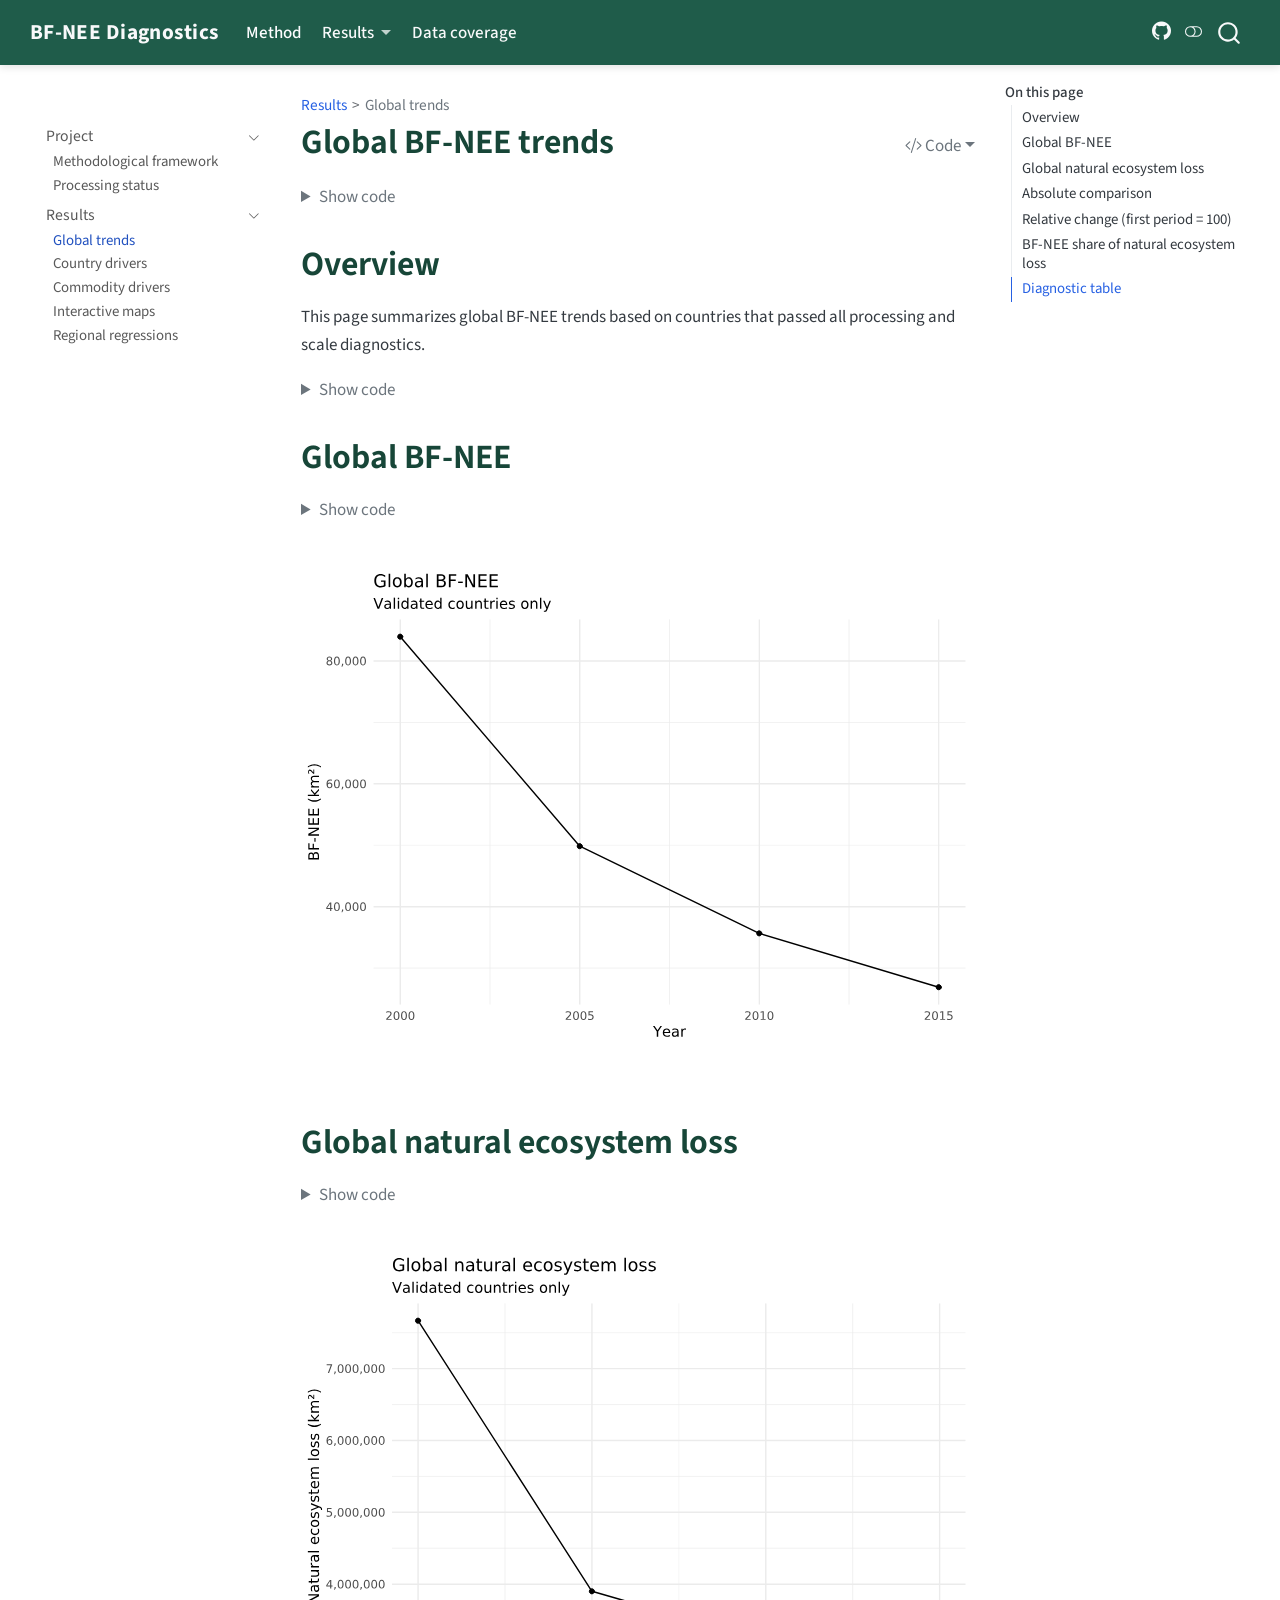
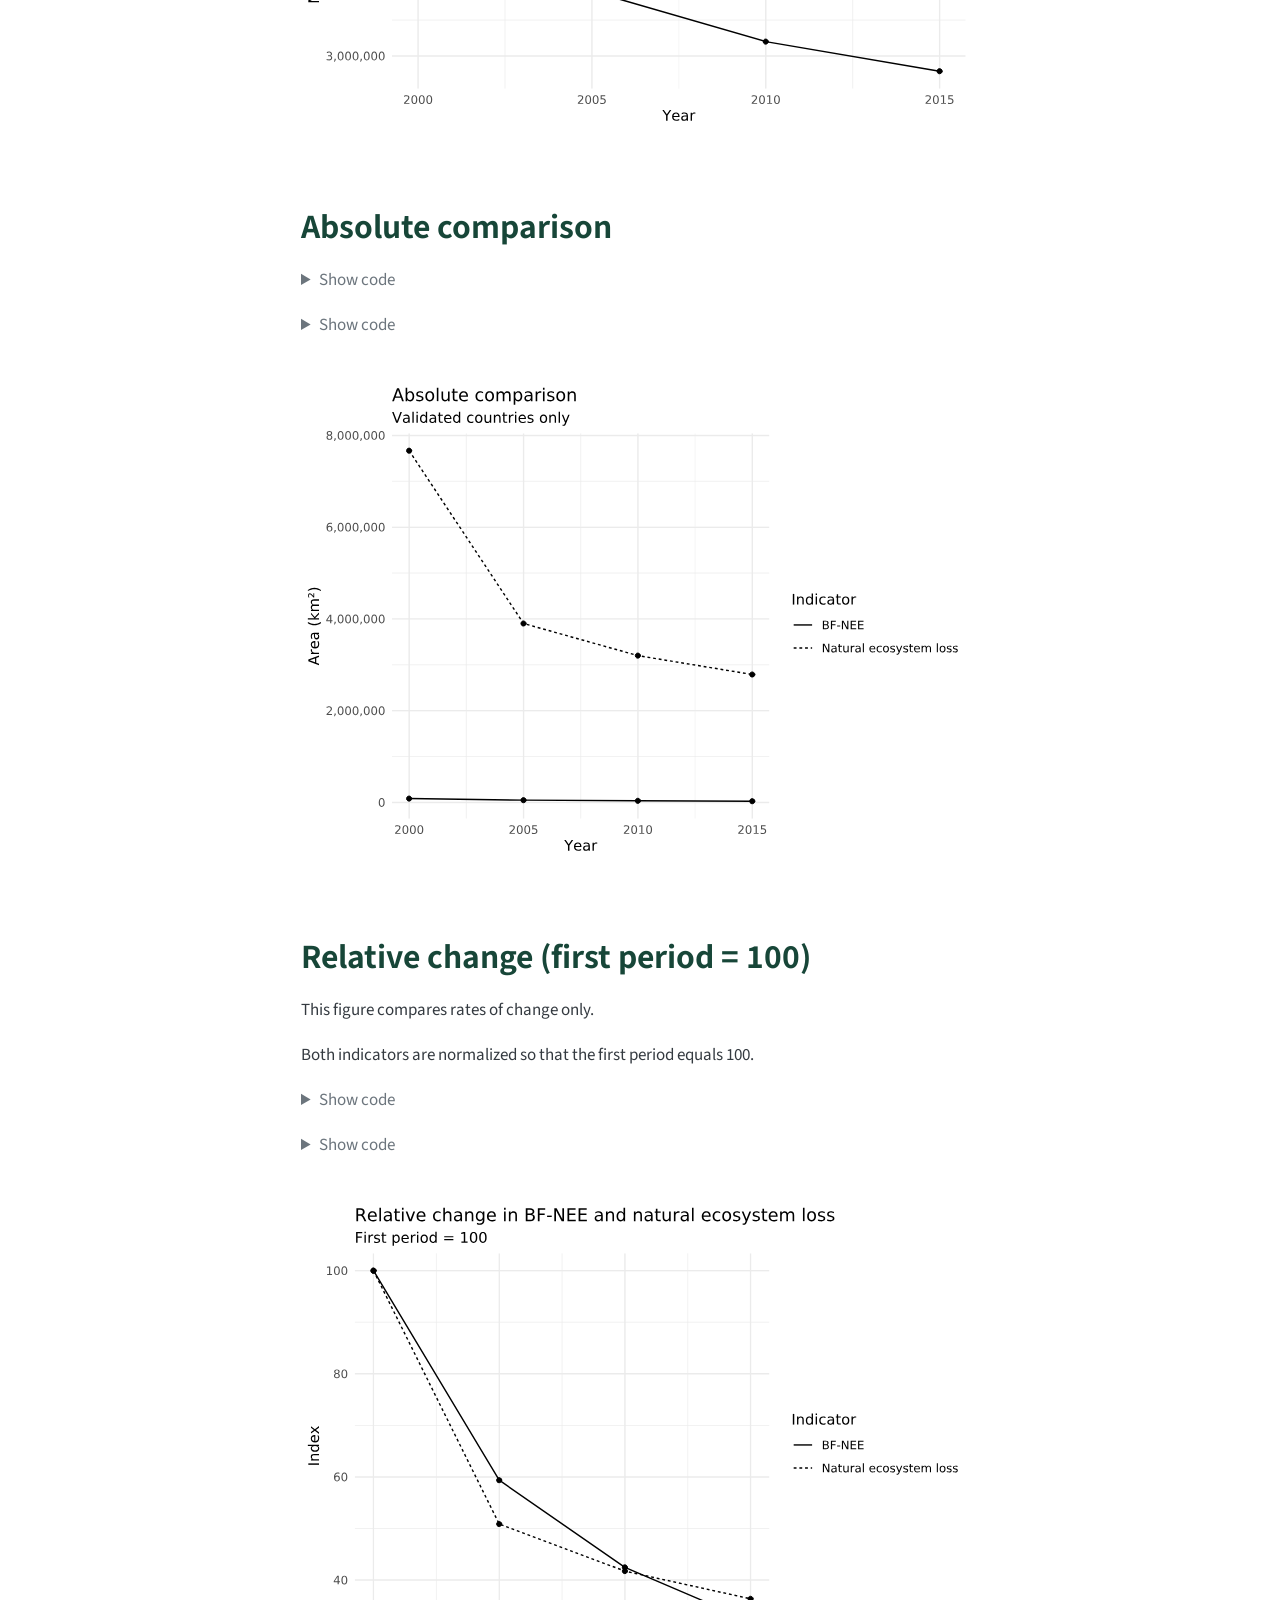
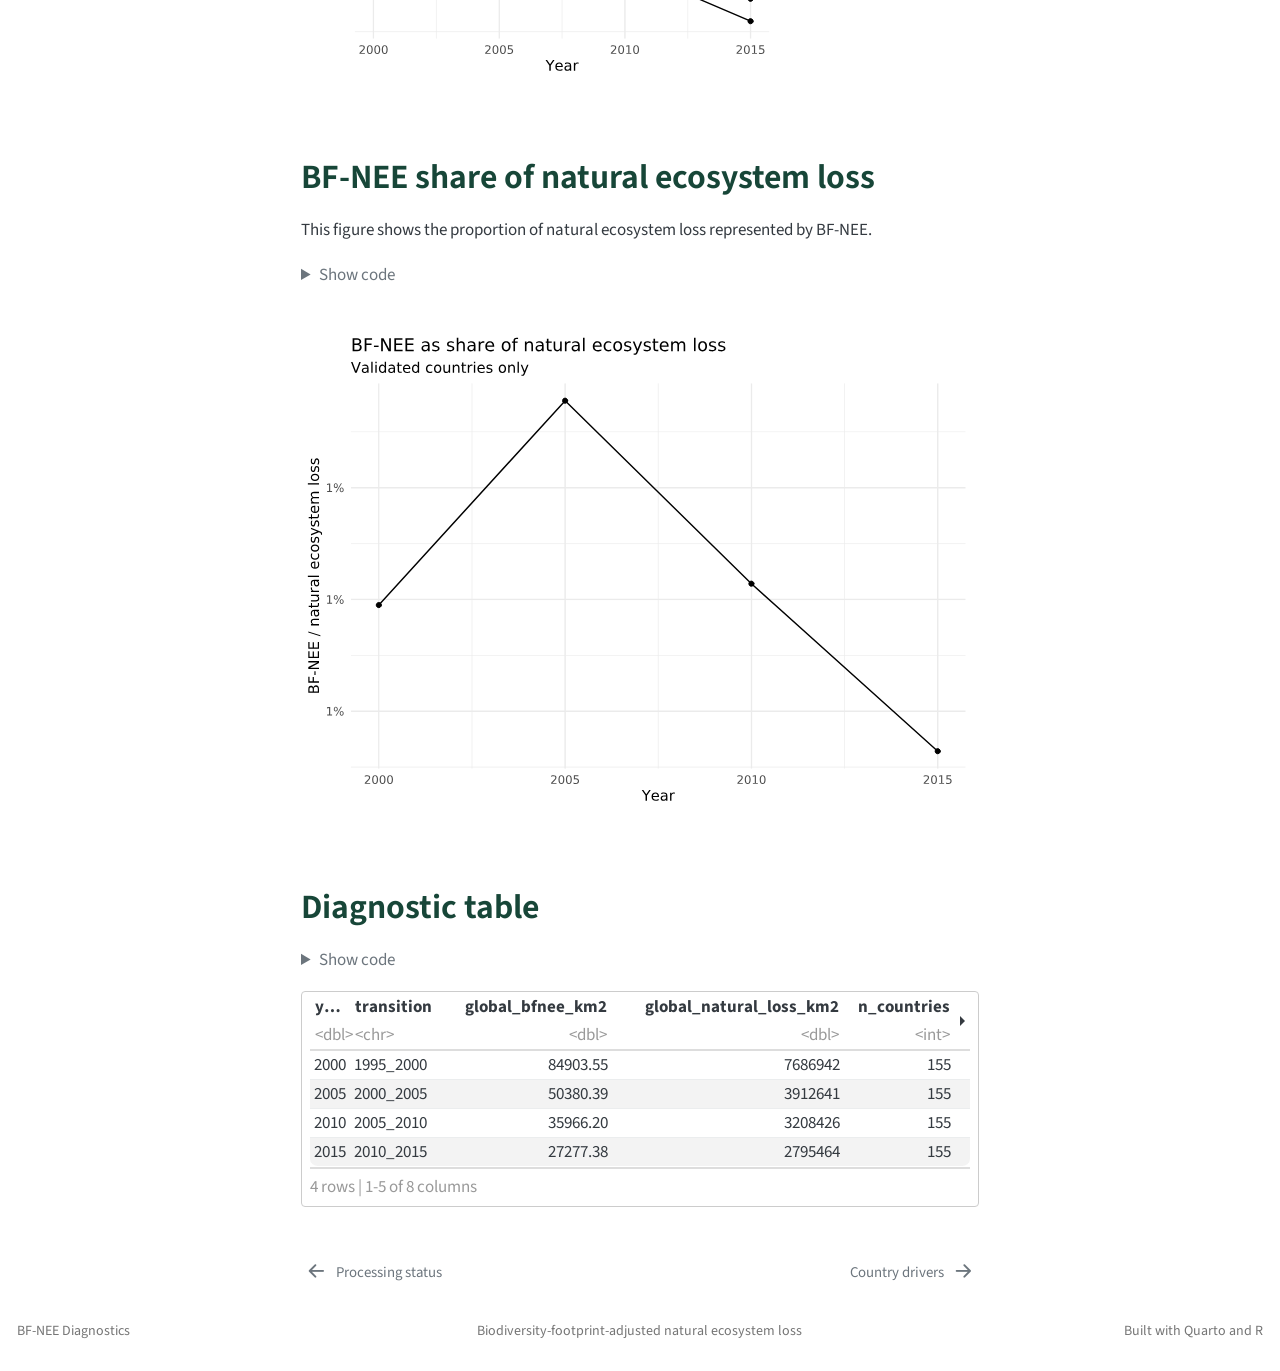
<file: docs/02_global_trends.html>
<!DOCTYPE html>
<html xmlns="http://www.w3.org/1999/xhtml" lang="en" xml:lang="en"><head>

<meta charset="utf-8">
<meta name="generator" content="quarto-1.5.57">

<meta name="viewport" content="width=device-width, initial-scale=1.0, user-scalable=yes">


<title>Global BF-NEE trends – BF-NEE Diagnostics</title>
<style>
code{white-space: pre-wrap;}
span.smallcaps{font-variant: small-caps;}
div.columns{display: flex; gap: min(4vw, 1.5em);}
div.column{flex: auto; overflow-x: auto;}
div.hanging-indent{margin-left: 1.5em; text-indent: -1.5em;}
ul.task-list{list-style: none;}
ul.task-list li input[type="checkbox"] {
  width: 0.8em;
  margin: 0 0.8em 0.2em -1em; /* quarto-specific, see https://github.com/quarto-dev/quarto-cli/issues/4556 */ 
  vertical-align: middle;
}
/* CSS for syntax highlighting */
pre > code.sourceCode { white-space: pre; position: relative; }
pre > code.sourceCode > span { line-height: 1.25; }
pre > code.sourceCode > span:empty { height: 1.2em; }
.sourceCode { overflow: visible; }
code.sourceCode > span { color: inherit; text-decoration: inherit; }
div.sourceCode { margin: 1em 0; }
pre.sourceCode { margin: 0; }
@media screen {
div.sourceCode { overflow: auto; }
}
@media print {
pre > code.sourceCode { white-space: pre-wrap; }
pre > code.sourceCode > span { display: inline-block; text-indent: -5em; padding-left: 5em; }
}
pre.numberSource code
  { counter-reset: source-line 0; }
pre.numberSource code > span
  { position: relative; left: -4em; counter-increment: source-line; }
pre.numberSource code > span > a:first-child::before
  { content: counter(source-line);
    position: relative; left: -1em; text-align: right; vertical-align: baseline;
    border: none; display: inline-block;
    -webkit-touch-callout: none; -webkit-user-select: none;
    -khtml-user-select: none; -moz-user-select: none;
    -ms-user-select: none; user-select: none;
    padding: 0 4px; width: 4em;
  }
pre.numberSource { margin-left: 3em;  padding-left: 4px; }
div.sourceCode
  {   }
@media screen {
pre > code.sourceCode > span > a:first-child::before { text-decoration: underline; }
}
</style>


<script src="site_libs/quarto-nav/quarto-nav.js"></script>
<script src="site_libs/clipboard/clipboard.min.js"></script>
<script src="site_libs/quarto-search/autocomplete.umd.js"></script>
<script src="site_libs/quarto-search/fuse.min.js"></script>
<script src="site_libs/quarto-search/quarto-search.js"></script>
<meta name="quarto:offset" content="./">
<link href="./03_country_drivers.html" rel="next">
<link href="./01_processing_status.html" rel="prev">
<script src="site_libs/quarto-html/quarto.js"></script>
<script src="site_libs/quarto-html/popper.min.js"></script>
<script src="site_libs/quarto-html/tippy.umd.min.js"></script>
<script src="site_libs/quarto-html/anchor.min.js"></script>
<link href="site_libs/quarto-html/tippy.css" rel="stylesheet">
<link href="site_libs/quarto-html/quarto-syntax-highlighting.css" rel="stylesheet" class="quarto-color-scheme" id="quarto-text-highlighting-styles">
<link href="site_libs/quarto-html/quarto-syntax-highlighting-dark.css" rel="prefetch" class="quarto-color-scheme quarto-color-alternate" id="quarto-text-highlighting-styles">
<script src="site_libs/bootstrap/bootstrap.min.js"></script>
<link href="site_libs/bootstrap/bootstrap-icons.css" rel="stylesheet">
<link href="site_libs/bootstrap/bootstrap.min.css" rel="stylesheet" class="quarto-color-scheme" id="quarto-bootstrap" data-mode="light">
<link href="site_libs/bootstrap/bootstrap-dark.min.css" rel="prefetch" class="quarto-color-scheme quarto-color-alternate" id="quarto-bootstrap" data-mode="dark">
<script id="quarto-search-options" type="application/json">{
  "location": "navbar",
  "copy-button": false,
  "collapse-after": 3,
  "panel-placement": "end",
  "type": "overlay",
  "limit": 50,
  "keyboard-shortcut": [
    "f",
    "/",
    "s"
  ],
  "show-item-context": false,
  "language": {
    "search-no-results-text": "No results",
    "search-matching-documents-text": "matching documents",
    "search-copy-link-title": "Copy link to search",
    "search-hide-matches-text": "Hide additional matches",
    "search-more-match-text": "more match in this document",
    "search-more-matches-text": "more matches in this document",
    "search-clear-button-title": "Clear",
    "search-text-placeholder": "",
    "search-detached-cancel-button-title": "Cancel",
    "search-submit-button-title": "Submit",
    "search-label": "Search"
  }
}</script>
<style>html{ scroll-behavior: smooth; }</style>
<link href="site_libs/pagedtable-1.1/css/pagedtable.css" rel="stylesheet">
<script src="site_libs/pagedtable-1.1/js/pagedtable.js"></script>


<link rel="stylesheet" href="styles.css">
</head>

<body class="nav-sidebar floating nav-fixed">

<div id="quarto-search-results"></div>
  <header id="quarto-header" class="headroom fixed-top">
    <nav class="navbar navbar-expand-lg " data-bs-theme="dark">
      <div class="navbar-container container-fluid">
      <div class="navbar-brand-container mx-auto">
    <a class="navbar-brand" href="./index.html">
    <span class="navbar-title">BF-NEE Diagnostics</span>
    </a>
  </div>
            <div id="quarto-search" class="" title="Search"></div>
          <button class="navbar-toggler" type="button" data-bs-toggle="collapse" data-bs-target="#navbarCollapse" aria-controls="navbarCollapse" role="menu" aria-expanded="false" aria-label="Toggle navigation" onclick="if (window.quartoToggleHeadroom) { window.quartoToggleHeadroom(); }">
  <span class="navbar-toggler-icon"></span>
</button>
          <div class="collapse navbar-collapse" id="navbarCollapse">
            <ul class="navbar-nav navbar-nav-scroll me-auto">
  <li class="nav-item">
    <a class="nav-link active" href="./00_methodological_framework.html" aria-current="page"> 
<span class="menu-text">Method</span></a>
  </li>  
  <li class="nav-item dropdown ">
    <a class="nav-link dropdown-toggle" href="#" id="nav-menu-results" role="link" data-bs-toggle="dropdown" aria-expanded="false">
 <span class="menu-text">Results</span>
    </a>
    <ul class="dropdown-menu" aria-labelledby="nav-menu-results">    
        <li>
    <a class="dropdown-item" href="./02_global_trends.html">
 <span class="dropdown-text">Global trends</span></a>
  </li>  
        <li>
    <a class="dropdown-item" href="./03_country_drivers.html">
 <span class="dropdown-text">Country drivers</span></a>
  </li>  
        <li>
    <a class="dropdown-item" href="./04_commodity_drivers.html">
 <span class="dropdown-text">Commodity drivers</span></a>
  </li>  
        <li>
    <a class="dropdown-item" href="./05_maps.html">
 <span class="dropdown-text">Interactive maps</span></a>
  </li>  
        <li>
    <a class="dropdown-item" href="./06_regional_regressions.html">
 <span class="dropdown-text">Regional regressions</span></a>
  </li>  
    </ul>
  </li>
  <li class="nav-item">
    <a class="nav-link" href="./01_processing_status.html"> 
<span class="menu-text">Data coverage</span></a>
  </li>  
</ul>
            <ul class="navbar-nav navbar-nav-scroll ms-auto">
  <li class="nav-item compact">
    <a class="nav-link" href="https://github.com/sh33caqo/bf-nee-diagnostics"> <i class="bi bi-github" role="img" aria-label="GitHub repository">
</i> 
<span class="menu-text"></span></a>
  </li>  
</ul>
          </div> <!-- /navcollapse -->
            <div class="quarto-navbar-tools">
  <a href="" class="quarto-color-scheme-toggle quarto-navigation-tool  px-1" onclick="window.quartoToggleColorScheme(); return false;" title="Toggle dark mode"><i class="bi"></i></a>
</div>
      </div> <!-- /container-fluid -->
    </nav>
  <nav class="quarto-secondary-nav">
    <div class="container-fluid d-flex">
      <button type="button" class="quarto-btn-toggle btn" data-bs-toggle="collapse" role="button" data-bs-target=".quarto-sidebar-collapse-item" aria-controls="quarto-sidebar" aria-expanded="false" aria-label="Toggle sidebar navigation" onclick="if (window.quartoToggleHeadroom) { window.quartoToggleHeadroom(); }">
        <i class="bi bi-layout-text-sidebar-reverse"></i>
      </button>
        <nav class="quarto-page-breadcrumbs" aria-label="breadcrumb"><ol class="breadcrumb"><li class="breadcrumb-item"><a href="./02_global_trends.html">Results</a></li><li class="breadcrumb-item"><a href="./02_global_trends.html">Global trends</a></li></ol></nav>
        <a class="flex-grow-1" role="navigation" data-bs-toggle="collapse" data-bs-target=".quarto-sidebar-collapse-item" aria-controls="quarto-sidebar" aria-expanded="false" aria-label="Toggle sidebar navigation" onclick="if (window.quartoToggleHeadroom) { window.quartoToggleHeadroom(); }">      
        </a>
      <button type="button" class="btn quarto-search-button" aria-label="Search" onclick="window.quartoOpenSearch();">
        <i class="bi bi-search"></i>
      </button>
    </div>
  </nav>
</header>
<!-- content -->
<div id="quarto-content" class="quarto-container page-columns page-rows-contents page-layout-article page-navbar">
<!-- sidebar -->
  <nav id="quarto-sidebar" class="sidebar collapse collapse-horizontal quarto-sidebar-collapse-item sidebar-navigation floating overflow-auto">
        <div class="mt-2 flex-shrink-0 align-items-center">
        <div class="sidebar-search">
        <div id="quarto-search" class="" title="Search"></div>
        </div>
        </div>
    <div class="sidebar-menu-container"> 
    <ul class="list-unstyled mt-1">
        <li class="sidebar-item sidebar-item-section">
      <div class="sidebar-item-container"> 
            <a class="sidebar-item-text sidebar-link text-start" data-bs-toggle="collapse" data-bs-target="#quarto-sidebar-section-1" role="navigation" aria-expanded="true">
 <span class="menu-text">Project</span></a>
          <a class="sidebar-item-toggle text-start" data-bs-toggle="collapse" data-bs-target="#quarto-sidebar-section-1" role="navigation" aria-expanded="true" aria-label="Toggle section">
            <i class="bi bi-chevron-right ms-2"></i>
          </a> 
      </div>
      <ul id="quarto-sidebar-section-1" class="collapse list-unstyled sidebar-section depth1 show">  
          <li class="sidebar-item">
  <div class="sidebar-item-container"> 
  <a href="./00_methodological_framework.html" class="sidebar-item-text sidebar-link">
 <span class="menu-text">Methodological framework</span></a>
  </div>
</li>
          <li class="sidebar-item">
  <div class="sidebar-item-container"> 
  <a href="./01_processing_status.html" class="sidebar-item-text sidebar-link">
 <span class="menu-text">Processing status</span></a>
  </div>
</li>
      </ul>
  </li>
        <li class="sidebar-item sidebar-item-section">
      <div class="sidebar-item-container"> 
            <a class="sidebar-item-text sidebar-link text-start" data-bs-toggle="collapse" data-bs-target="#quarto-sidebar-section-2" role="navigation" aria-expanded="true">
 <span class="menu-text">Results</span></a>
          <a class="sidebar-item-toggle text-start" data-bs-toggle="collapse" data-bs-target="#quarto-sidebar-section-2" role="navigation" aria-expanded="true" aria-label="Toggle section">
            <i class="bi bi-chevron-right ms-2"></i>
          </a> 
      </div>
      <ul id="quarto-sidebar-section-2" class="collapse list-unstyled sidebar-section depth1 show">  
          <li class="sidebar-item">
  <div class="sidebar-item-container"> 
  <a href="./02_global_trends.html" class="sidebar-item-text sidebar-link active">
 <span class="menu-text">Global trends</span></a>
  </div>
</li>
          <li class="sidebar-item">
  <div class="sidebar-item-container"> 
  <a href="./03_country_drivers.html" class="sidebar-item-text sidebar-link">
 <span class="menu-text">Country drivers</span></a>
  </div>
</li>
          <li class="sidebar-item">
  <div class="sidebar-item-container"> 
  <a href="./04_commodity_drivers.html" class="sidebar-item-text sidebar-link">
 <span class="menu-text">Commodity drivers</span></a>
  </div>
</li>
          <li class="sidebar-item">
  <div class="sidebar-item-container"> 
  <a href="./05_maps.html" class="sidebar-item-text sidebar-link">
 <span class="menu-text">Interactive maps</span></a>
  </div>
</li>
          <li class="sidebar-item">
  <div class="sidebar-item-container"> 
  <a href="./06_regional_regressions.html" class="sidebar-item-text sidebar-link">
 <span class="menu-text">Regional regressions</span></a>
  </div>
</li>
      </ul>
  </li>
    </ul>
    </div>
</nav>
<div id="quarto-sidebar-glass" class="quarto-sidebar-collapse-item" data-bs-toggle="collapse" data-bs-target=".quarto-sidebar-collapse-item"></div>
<!-- margin-sidebar -->
    <div id="quarto-margin-sidebar" class="sidebar margin-sidebar">
        <nav id="TOC" role="doc-toc" class="toc-active">
    <h2 id="toc-title">On this page</h2>
   
  <ul>
  <li><a href="#overview" id="toc-overview" class="nav-link active" data-scroll-target="#overview">Overview</a></li>
  <li><a href="#global-bf-nee" id="toc-global-bf-nee" class="nav-link" data-scroll-target="#global-bf-nee">Global BF-NEE</a></li>
  <li><a href="#global-natural-ecosystem-loss" id="toc-global-natural-ecosystem-loss" class="nav-link" data-scroll-target="#global-natural-ecosystem-loss">Global natural ecosystem loss</a></li>
  <li><a href="#absolute-comparison" id="toc-absolute-comparison" class="nav-link" data-scroll-target="#absolute-comparison">Absolute comparison</a></li>
  <li><a href="#relative-change-first-period-100" id="toc-relative-change-first-period-100" class="nav-link" data-scroll-target="#relative-change-first-period-100">Relative change (first period = 100)</a></li>
  <li><a href="#bf-nee-share-of-natural-ecosystem-loss" id="toc-bf-nee-share-of-natural-ecosystem-loss" class="nav-link" data-scroll-target="#bf-nee-share-of-natural-ecosystem-loss">BF-NEE share of natural ecosystem loss</a></li>
  <li><a href="#diagnostic-table" id="toc-diagnostic-table" class="nav-link" data-scroll-target="#diagnostic-table">Diagnostic table</a></li>
  </ul>
</nav>
    </div>
<!-- main -->
<main class="content" id="quarto-document-content">

<header id="title-block-header" class="quarto-title-block default"><nav class="quarto-page-breadcrumbs quarto-title-breadcrumbs d-none d-lg-block" aria-label="breadcrumb"><ol class="breadcrumb"><li class="breadcrumb-item"><a href="./02_global_trends.html">Results</a></li><li class="breadcrumb-item"><a href="./02_global_trends.html">Global trends</a></li></ol></nav>
<div class="quarto-title">
<div class="quarto-title-block"><div><h1 class="title">Global BF-NEE trends</h1><button type="button" class="btn code-tools-button dropdown-toggle" id="quarto-code-tools-menu" data-bs-toggle="dropdown" aria-expanded="false"><i class="bi"></i> Code</button><ul class="dropdown-menu dropdown-menu-end" aria-labelelledby="quarto-code-tools-menu"><li><a id="quarto-show-all-code" class="dropdown-item" href="javascript:void(0)" role="button">Show All Code</a></li><li><a id="quarto-hide-all-code" class="dropdown-item" href="javascript:void(0)" role="button">Hide All Code</a></li><li><hr class="dropdown-divider"></li><li><a id="quarto-view-source" class="dropdown-item" href="javascript:void(0)" role="button">View Source</a></li></ul></div></div>
</div>



<div class="quarto-title-meta">

    
  
    
  </div>
  


</header>


<div class="cell">
<details class="code-fold">
<summary>Show code</summary>
<div class="sourceCode cell-code" id="cb1"><pre class="sourceCode r code-with-copy"><code class="sourceCode r"><span id="cb1-1"><a href="#cb1-1" aria-hidden="true" tabindex="-1"></a><span class="fu">library</span>(dplyr)</span>
<span id="cb1-2"><a href="#cb1-2" aria-hidden="true" tabindex="-1"></a><span class="fu">library</span>(readr)</span>
<span id="cb1-3"><a href="#cb1-3" aria-hidden="true" tabindex="-1"></a><span class="fu">library</span>(tidyr)</span>
<span id="cb1-4"><a href="#cb1-4" aria-hidden="true" tabindex="-1"></a><span class="fu">library</span>(ggplot2)</span>
<span id="cb1-5"><a href="#cb1-5" aria-hidden="true" tabindex="-1"></a><span class="fu">library</span>(scales)</span>
<span id="cb1-6"><a href="#cb1-6" aria-hidden="true" tabindex="-1"></a></span>
<span id="cb1-7"><a href="#cb1-7" aria-hidden="true" tabindex="-1"></a>dir_diag <span class="ot">&lt;-</span> <span class="st">"~/Symobio/Data/Processed/BF_NEE_Diagnostics"</span></span>
<span id="cb1-8"><a href="#cb1-8" aria-hidden="true" tabindex="-1"></a></span>
<span id="cb1-9"><a href="#cb1-9" aria-hidden="true" tabindex="-1"></a>diag <span class="ot">&lt;-</span> <span class="fu">read_csv</span>(</span>
<span id="cb1-10"><a href="#cb1-10" aria-hidden="true" tabindex="-1"></a>  <span class="fu">file.path</span>(</span>
<span id="cb1-11"><a href="#cb1-11" aria-hidden="true" tabindex="-1"></a>    dir_diag,</span>
<span id="cb1-12"><a href="#cb1-12" aria-hidden="true" tabindex="-1"></a>    <span class="st">"bfnee_country_diagnostics_all_transitions.csv"</span></span>
<span id="cb1-13"><a href="#cb1-13" aria-hidden="true" tabindex="-1"></a>  ),</span>
<span id="cb1-14"><a href="#cb1-14" aria-hidden="true" tabindex="-1"></a>  <span class="at">show_col_types =</span> <span class="cn">FALSE</span></span>
<span id="cb1-15"><a href="#cb1-15" aria-hidden="true" tabindex="-1"></a>)</span>
<span id="cb1-16"><a href="#cb1-16" aria-hidden="true" tabindex="-1"></a></span>
<span id="cb1-17"><a href="#cb1-17" aria-hidden="true" tabindex="-1"></a>valid <span class="ot">&lt;-</span> <span class="fu">read_csv</span>(</span>
<span id="cb1-18"><a href="#cb1-18" aria-hidden="true" tabindex="-1"></a>  <span class="fu">file.path</span>(</span>
<span id="cb1-19"><a href="#cb1-19" aria-hidden="true" tabindex="-1"></a>    dir_diag,</span>
<span id="cb1-20"><a href="#cb1-20" aria-hidden="true" tabindex="-1"></a>    <span class="st">"bfnee_valid_countries.csv"</span></span>
<span id="cb1-21"><a href="#cb1-21" aria-hidden="true" tabindex="-1"></a>  ),</span>
<span id="cb1-22"><a href="#cb1-22" aria-hidden="true" tabindex="-1"></a>  <span class="at">show_col_types =</span> <span class="cn">FALSE</span></span>
<span id="cb1-23"><a href="#cb1-23" aria-hidden="true" tabindex="-1"></a>)</span>
<span id="cb1-24"><a href="#cb1-24" aria-hidden="true" tabindex="-1"></a></span>
<span id="cb1-25"><a href="#cb1-25" aria-hidden="true" tabindex="-1"></a>valid_iso3 <span class="ot">&lt;-</span> valid <span class="sc">%&gt;%</span></span>
<span id="cb1-26"><a href="#cb1-26" aria-hidden="true" tabindex="-1"></a>  <span class="fu">filter</span>(valid_for_analysis) <span class="sc">%&gt;%</span></span>
<span id="cb1-27"><a href="#cb1-27" aria-hidden="true" tabindex="-1"></a>  <span class="fu">pull</span>(iso3)</span></code><button title="Copy to Clipboard" class="code-copy-button"><i class="bi"></i></button></pre></div>
</details>
</div>
<section id="overview" class="level1">
<h1>Overview</h1>
<p>This page summarizes global BF-NEE trends based on countries that passed all processing and scale diagnostics.</p>
<div class="cell">
<details class="code-fold">
<summary>Show code</summary>
<div class="sourceCode cell-code" id="cb2"><pre class="sourceCode r code-with-copy"><code class="sourceCode r"><span id="cb2-1"><a href="#cb2-1" aria-hidden="true" tabindex="-1"></a>global_trend <span class="ot">&lt;-</span> diag <span class="sc">%&gt;%</span></span>
<span id="cb2-2"><a href="#cb2-2" aria-hidden="true" tabindex="-1"></a>  <span class="fu">filter</span>(</span>
<span id="cb2-3"><a href="#cb2-3" aria-hidden="true" tabindex="-1"></a>    iso3 <span class="sc">%in%</span> valid_iso3,</span>
<span id="cb2-4"><a href="#cb2-4" aria-hidden="true" tabindex="-1"></a>    status <span class="sc">==</span> <span class="st">"ok"</span>,</span>
<span id="cb2-5"><a href="#cb2-5" aria-hidden="true" tabindex="-1"></a>    suspicious_old_scale <span class="sc">==</span> <span class="cn">FALSE</span></span>
<span id="cb2-6"><a href="#cb2-6" aria-hidden="true" tabindex="-1"></a>  ) <span class="sc">%&gt;%</span></span>
<span id="cb2-7"><a href="#cb2-7" aria-hidden="true" tabindex="-1"></a>  <span class="fu">group_by</span>(year, transition) <span class="sc">%&gt;%</span></span>
<span id="cb2-8"><a href="#cb2-8" aria-hidden="true" tabindex="-1"></a>  <span class="fu">summarise</span>(</span>
<span id="cb2-9"><a href="#cb2-9" aria-hidden="true" tabindex="-1"></a>    <span class="at">global_bfnee_km2 =</span></span>
<span id="cb2-10"><a href="#cb2-10" aria-hidden="true" tabindex="-1"></a>      <span class="fu">sum</span>(bfnee_sum_km2, <span class="at">na.rm =</span> <span class="cn">TRUE</span>),</span>
<span id="cb2-11"><a href="#cb2-11" aria-hidden="true" tabindex="-1"></a></span>
<span id="cb2-12"><a href="#cb2-12" aria-hidden="true" tabindex="-1"></a>    <span class="at">global_natural_loss_km2 =</span></span>
<span id="cb2-13"><a href="#cb2-13" aria-hidden="true" tabindex="-1"></a>      <span class="fu">sum</span>(natural_loss_sum_km2, <span class="at">na.rm =</span> <span class="cn">TRUE</span>),</span>
<span id="cb2-14"><a href="#cb2-14" aria-hidden="true" tabindex="-1"></a></span>
<span id="cb2-15"><a href="#cb2-15" aria-hidden="true" tabindex="-1"></a>    <span class="at">n_countries =</span></span>
<span id="cb2-16"><a href="#cb2-16" aria-hidden="true" tabindex="-1"></a>      <span class="fu">n_distinct</span>(iso3),</span>
<span id="cb2-17"><a href="#cb2-17" aria-hidden="true" tabindex="-1"></a></span>
<span id="cb2-18"><a href="#cb2-18" aria-hidden="true" tabindex="-1"></a>    <span class="at">.groups =</span> <span class="st">"drop"</span></span>
<span id="cb2-19"><a href="#cb2-19" aria-hidden="true" tabindex="-1"></a>  ) <span class="sc">%&gt;%</span></span>
<span id="cb2-20"><a href="#cb2-20" aria-hidden="true" tabindex="-1"></a>  <span class="fu">arrange</span>(year) <span class="sc">%&gt;%</span></span>
<span id="cb2-21"><a href="#cb2-21" aria-hidden="true" tabindex="-1"></a>  <span class="fu">mutate</span>(</span>
<span id="cb2-22"><a href="#cb2-22" aria-hidden="true" tabindex="-1"></a>    <span class="at">bfnee_index =</span></span>
<span id="cb2-23"><a href="#cb2-23" aria-hidden="true" tabindex="-1"></a>      global_bfnee_km2 <span class="sc">/</span></span>
<span id="cb2-24"><a href="#cb2-24" aria-hidden="true" tabindex="-1"></a>      <span class="fu">first</span>(global_bfnee_km2) <span class="sc">*</span> <span class="dv">100</span>,</span>
<span id="cb2-25"><a href="#cb2-25" aria-hidden="true" tabindex="-1"></a></span>
<span id="cb2-26"><a href="#cb2-26" aria-hidden="true" tabindex="-1"></a>    <span class="at">natural_loss_index =</span></span>
<span id="cb2-27"><a href="#cb2-27" aria-hidden="true" tabindex="-1"></a>      global_natural_loss_km2 <span class="sc">/</span></span>
<span id="cb2-28"><a href="#cb2-28" aria-hidden="true" tabindex="-1"></a>      <span class="fu">first</span>(global_natural_loss_km2) <span class="sc">*</span> <span class="dv">100</span>,</span>
<span id="cb2-29"><a href="#cb2-29" aria-hidden="true" tabindex="-1"></a></span>
<span id="cb2-30"><a href="#cb2-30" aria-hidden="true" tabindex="-1"></a>    <span class="at">bfnee_share_of_loss =</span></span>
<span id="cb2-31"><a href="#cb2-31" aria-hidden="true" tabindex="-1"></a>      global_bfnee_km2 <span class="sc">/</span></span>
<span id="cb2-32"><a href="#cb2-32" aria-hidden="true" tabindex="-1"></a>      global_natural_loss_km2</span>
<span id="cb2-33"><a href="#cb2-33" aria-hidden="true" tabindex="-1"></a>  )</span></code><button title="Copy to Clipboard" class="code-copy-button"><i class="bi"></i></button></pre></div>
</details>
</div>
</section>
<section id="global-bf-nee" class="level1">
<h1>Global BF-NEE</h1>
<div class="cell">
<details class="code-fold">
<summary>Show code</summary>
<div class="sourceCode cell-code" id="cb3"><pre class="sourceCode r code-with-copy"><code class="sourceCode r"><span id="cb3-1"><a href="#cb3-1" aria-hidden="true" tabindex="-1"></a><span class="fu">ggplot</span>(</span>
<span id="cb3-2"><a href="#cb3-2" aria-hidden="true" tabindex="-1"></a>  global_trend,</span>
<span id="cb3-3"><a href="#cb3-3" aria-hidden="true" tabindex="-1"></a>  <span class="fu">aes</span>(</span>
<span id="cb3-4"><a href="#cb3-4" aria-hidden="true" tabindex="-1"></a>    <span class="at">x =</span> year,</span>
<span id="cb3-5"><a href="#cb3-5" aria-hidden="true" tabindex="-1"></a>    <span class="at">y =</span> global_bfnee_km2</span>
<span id="cb3-6"><a href="#cb3-6" aria-hidden="true" tabindex="-1"></a>  )</span>
<span id="cb3-7"><a href="#cb3-7" aria-hidden="true" tabindex="-1"></a>) <span class="sc">+</span></span>
<span id="cb3-8"><a href="#cb3-8" aria-hidden="true" tabindex="-1"></a>  <span class="fu">geom_line</span>() <span class="sc">+</span></span>
<span id="cb3-9"><a href="#cb3-9" aria-hidden="true" tabindex="-1"></a>  <span class="fu">geom_point</span>() <span class="sc">+</span></span>
<span id="cb3-10"><a href="#cb3-10" aria-hidden="true" tabindex="-1"></a>  <span class="fu">scale_y_continuous</span>(</span>
<span id="cb3-11"><a href="#cb3-11" aria-hidden="true" tabindex="-1"></a>    <span class="at">labels =</span> comma</span>
<span id="cb3-12"><a href="#cb3-12" aria-hidden="true" tabindex="-1"></a>  ) <span class="sc">+</span></span>
<span id="cb3-13"><a href="#cb3-13" aria-hidden="true" tabindex="-1"></a>  <span class="fu">labs</span>(</span>
<span id="cb3-14"><a href="#cb3-14" aria-hidden="true" tabindex="-1"></a>    <span class="at">title =</span> <span class="st">"Global BF-NEE"</span>,</span>
<span id="cb3-15"><a href="#cb3-15" aria-hidden="true" tabindex="-1"></a>    <span class="at">subtitle =</span> <span class="st">"Validated countries only"</span>,</span>
<span id="cb3-16"><a href="#cb3-16" aria-hidden="true" tabindex="-1"></a>    <span class="at">x =</span> <span class="st">"Year"</span>,</span>
<span id="cb3-17"><a href="#cb3-17" aria-hidden="true" tabindex="-1"></a>    <span class="at">y =</span> <span class="st">"BF-NEE (km²)"</span></span>
<span id="cb3-18"><a href="#cb3-18" aria-hidden="true" tabindex="-1"></a>  ) <span class="sc">+</span></span>
<span id="cb3-19"><a href="#cb3-19" aria-hidden="true" tabindex="-1"></a>  <span class="fu">theme_minimal</span>()</span></code><button title="Copy to Clipboard" class="code-copy-button"><i class="bi"></i></button></pre></div>
</details>
<div class="cell-output-display">
<div>
<figure class="figure">
<p><img src="02_global_trends_files/figure-html/unnamed-chunk-3-1.svg" class="img-fluid figure-img" width="672"></p>
</figure>
</div>
</div>
</div>
</section>
<section id="global-natural-ecosystem-loss" class="level1">
<h1>Global natural ecosystem loss</h1>
<div class="cell">
<details class="code-fold">
<summary>Show code</summary>
<div class="sourceCode cell-code" id="cb4"><pre class="sourceCode r code-with-copy"><code class="sourceCode r"><span id="cb4-1"><a href="#cb4-1" aria-hidden="true" tabindex="-1"></a><span class="fu">ggplot</span>(</span>
<span id="cb4-2"><a href="#cb4-2" aria-hidden="true" tabindex="-1"></a>  global_trend,</span>
<span id="cb4-3"><a href="#cb4-3" aria-hidden="true" tabindex="-1"></a>  <span class="fu">aes</span>(</span>
<span id="cb4-4"><a href="#cb4-4" aria-hidden="true" tabindex="-1"></a>    <span class="at">x =</span> year,</span>
<span id="cb4-5"><a href="#cb4-5" aria-hidden="true" tabindex="-1"></a>    <span class="at">y =</span> global_natural_loss_km2</span>
<span id="cb4-6"><a href="#cb4-6" aria-hidden="true" tabindex="-1"></a>  )</span>
<span id="cb4-7"><a href="#cb4-7" aria-hidden="true" tabindex="-1"></a>) <span class="sc">+</span></span>
<span id="cb4-8"><a href="#cb4-8" aria-hidden="true" tabindex="-1"></a>  <span class="fu">geom_line</span>() <span class="sc">+</span></span>
<span id="cb4-9"><a href="#cb4-9" aria-hidden="true" tabindex="-1"></a>  <span class="fu">geom_point</span>() <span class="sc">+</span></span>
<span id="cb4-10"><a href="#cb4-10" aria-hidden="true" tabindex="-1"></a>  <span class="fu">scale_y_continuous</span>(</span>
<span id="cb4-11"><a href="#cb4-11" aria-hidden="true" tabindex="-1"></a>    <span class="at">labels =</span> comma</span>
<span id="cb4-12"><a href="#cb4-12" aria-hidden="true" tabindex="-1"></a>  ) <span class="sc">+</span></span>
<span id="cb4-13"><a href="#cb4-13" aria-hidden="true" tabindex="-1"></a>  <span class="fu">labs</span>(</span>
<span id="cb4-14"><a href="#cb4-14" aria-hidden="true" tabindex="-1"></a>    <span class="at">title =</span> <span class="st">"Global natural ecosystem loss"</span>,</span>
<span id="cb4-15"><a href="#cb4-15" aria-hidden="true" tabindex="-1"></a>    <span class="at">subtitle =</span> <span class="st">"Validated countries only"</span>,</span>
<span id="cb4-16"><a href="#cb4-16" aria-hidden="true" tabindex="-1"></a>    <span class="at">x =</span> <span class="st">"Year"</span>,</span>
<span id="cb4-17"><a href="#cb4-17" aria-hidden="true" tabindex="-1"></a>    <span class="at">y =</span> <span class="st">"Natural ecosystem loss (km²)"</span></span>
<span id="cb4-18"><a href="#cb4-18" aria-hidden="true" tabindex="-1"></a>  ) <span class="sc">+</span></span>
<span id="cb4-19"><a href="#cb4-19" aria-hidden="true" tabindex="-1"></a>  <span class="fu">theme_minimal</span>()</span></code><button title="Copy to Clipboard" class="code-copy-button"><i class="bi"></i></button></pre></div>
</details>
<div class="cell-output-display">
<div>
<figure class="figure">
<p><img src="02_global_trends_files/figure-html/unnamed-chunk-4-1.svg" class="img-fluid figure-img" width="672"></p>
</figure>
</div>
</div>
</div>
</section>
<section id="absolute-comparison" class="level1">
<h1>Absolute comparison</h1>
<div class="cell">
<details class="code-fold">
<summary>Show code</summary>
<div class="sourceCode cell-code" id="cb5"><pre class="sourceCode r code-with-copy"><code class="sourceCode r"><span id="cb5-1"><a href="#cb5-1" aria-hidden="true" tabindex="-1"></a>global_trend_long <span class="ot">&lt;-</span> global_trend <span class="sc">%&gt;%</span></span>
<span id="cb5-2"><a href="#cb5-2" aria-hidden="true" tabindex="-1"></a>  <span class="fu">select</span>(</span>
<span id="cb5-3"><a href="#cb5-3" aria-hidden="true" tabindex="-1"></a>    year,</span>
<span id="cb5-4"><a href="#cb5-4" aria-hidden="true" tabindex="-1"></a>    global_bfnee_km2,</span>
<span id="cb5-5"><a href="#cb5-5" aria-hidden="true" tabindex="-1"></a>    global_natural_loss_km2</span>
<span id="cb5-6"><a href="#cb5-6" aria-hidden="true" tabindex="-1"></a>  ) <span class="sc">%&gt;%</span></span>
<span id="cb5-7"><a href="#cb5-7" aria-hidden="true" tabindex="-1"></a>  <span class="fu">pivot_longer</span>(</span>
<span id="cb5-8"><a href="#cb5-8" aria-hidden="true" tabindex="-1"></a>    <span class="at">cols =</span> <span class="fu">c</span>(</span>
<span id="cb5-9"><a href="#cb5-9" aria-hidden="true" tabindex="-1"></a>      global_bfnee_km2,</span>
<span id="cb5-10"><a href="#cb5-10" aria-hidden="true" tabindex="-1"></a>      global_natural_loss_km2</span>
<span id="cb5-11"><a href="#cb5-11" aria-hidden="true" tabindex="-1"></a>    ),</span>
<span id="cb5-12"><a href="#cb5-12" aria-hidden="true" tabindex="-1"></a>    <span class="at">names_to =</span> <span class="st">"indicator"</span>,</span>
<span id="cb5-13"><a href="#cb5-13" aria-hidden="true" tabindex="-1"></a>    <span class="at">values_to =</span> <span class="st">"value_km2"</span></span>
<span id="cb5-14"><a href="#cb5-14" aria-hidden="true" tabindex="-1"></a>  ) <span class="sc">%&gt;%</span></span>
<span id="cb5-15"><a href="#cb5-15" aria-hidden="true" tabindex="-1"></a>  <span class="fu">mutate</span>(</span>
<span id="cb5-16"><a href="#cb5-16" aria-hidden="true" tabindex="-1"></a>    <span class="at">indicator =</span> <span class="fu">recode</span>(</span>
<span id="cb5-17"><a href="#cb5-17" aria-hidden="true" tabindex="-1"></a>      indicator,</span>
<span id="cb5-18"><a href="#cb5-18" aria-hidden="true" tabindex="-1"></a>      <span class="at">global_bfnee_km2 =</span></span>
<span id="cb5-19"><a href="#cb5-19" aria-hidden="true" tabindex="-1"></a>        <span class="st">"BF-NEE"</span>,</span>
<span id="cb5-20"><a href="#cb5-20" aria-hidden="true" tabindex="-1"></a>      <span class="at">global_natural_loss_km2 =</span></span>
<span id="cb5-21"><a href="#cb5-21" aria-hidden="true" tabindex="-1"></a>        <span class="st">"Natural ecosystem loss"</span></span>
<span id="cb5-22"><a href="#cb5-22" aria-hidden="true" tabindex="-1"></a>    )</span>
<span id="cb5-23"><a href="#cb5-23" aria-hidden="true" tabindex="-1"></a>  )</span></code><button title="Copy to Clipboard" class="code-copy-button"><i class="bi"></i></button></pre></div>
</details>
</div>
<div class="cell">
<details class="code-fold">
<summary>Show code</summary>
<div class="sourceCode cell-code" id="cb6"><pre class="sourceCode r code-with-copy"><code class="sourceCode r"><span id="cb6-1"><a href="#cb6-1" aria-hidden="true" tabindex="-1"></a><span class="fu">ggplot</span>(</span>
<span id="cb6-2"><a href="#cb6-2" aria-hidden="true" tabindex="-1"></a>  global_trend_long,</span>
<span id="cb6-3"><a href="#cb6-3" aria-hidden="true" tabindex="-1"></a>  <span class="fu">aes</span>(</span>
<span id="cb6-4"><a href="#cb6-4" aria-hidden="true" tabindex="-1"></a>    <span class="at">x =</span> year,</span>
<span id="cb6-5"><a href="#cb6-5" aria-hidden="true" tabindex="-1"></a>    <span class="at">y =</span> value_km2,</span>
<span id="cb6-6"><a href="#cb6-6" aria-hidden="true" tabindex="-1"></a>    <span class="at">linetype =</span> indicator</span>
<span id="cb6-7"><a href="#cb6-7" aria-hidden="true" tabindex="-1"></a>  )</span>
<span id="cb6-8"><a href="#cb6-8" aria-hidden="true" tabindex="-1"></a>) <span class="sc">+</span></span>
<span id="cb6-9"><a href="#cb6-9" aria-hidden="true" tabindex="-1"></a>  <span class="fu">geom_line</span>() <span class="sc">+</span></span>
<span id="cb6-10"><a href="#cb6-10" aria-hidden="true" tabindex="-1"></a>  <span class="fu">geom_point</span>() <span class="sc">+</span></span>
<span id="cb6-11"><a href="#cb6-11" aria-hidden="true" tabindex="-1"></a>  <span class="fu">scale_y_continuous</span>(</span>
<span id="cb6-12"><a href="#cb6-12" aria-hidden="true" tabindex="-1"></a>    <span class="at">labels =</span> comma</span>
<span id="cb6-13"><a href="#cb6-13" aria-hidden="true" tabindex="-1"></a>  ) <span class="sc">+</span></span>
<span id="cb6-14"><a href="#cb6-14" aria-hidden="true" tabindex="-1"></a>  <span class="fu">labs</span>(</span>
<span id="cb6-15"><a href="#cb6-15" aria-hidden="true" tabindex="-1"></a>    <span class="at">title =</span> <span class="st">"Absolute comparison"</span>,</span>
<span id="cb6-16"><a href="#cb6-16" aria-hidden="true" tabindex="-1"></a>    <span class="at">subtitle =</span> <span class="st">"Validated countries only"</span>,</span>
<span id="cb6-17"><a href="#cb6-17" aria-hidden="true" tabindex="-1"></a>    <span class="at">x =</span> <span class="st">"Year"</span>,</span>
<span id="cb6-18"><a href="#cb6-18" aria-hidden="true" tabindex="-1"></a>    <span class="at">y =</span> <span class="st">"Area (km²)"</span>,</span>
<span id="cb6-19"><a href="#cb6-19" aria-hidden="true" tabindex="-1"></a>    <span class="at">linetype =</span> <span class="st">"Indicator"</span></span>
<span id="cb6-20"><a href="#cb6-20" aria-hidden="true" tabindex="-1"></a>  ) <span class="sc">+</span></span>
<span id="cb6-21"><a href="#cb6-21" aria-hidden="true" tabindex="-1"></a>  <span class="fu">theme_minimal</span>()</span></code><button title="Copy to Clipboard" class="code-copy-button"><i class="bi"></i></button></pre></div>
</details>
<div class="cell-output-display">
<div>
<figure class="figure">
<p><img src="02_global_trends_files/figure-html/unnamed-chunk-6-1.svg" class="img-fluid figure-img" width="672"></p>
</figure>
</div>
</div>
</div>
</section>
<section id="relative-change-first-period-100" class="level1">
<h1>Relative change (first period = 100)</h1>
<p>This figure compares rates of change only.</p>
<p>Both indicators are normalized so that the first period equals 100.</p>
<div class="cell">
<details class="code-fold">
<summary>Show code</summary>
<div class="sourceCode cell-code" id="cb7"><pre class="sourceCode r code-with-copy"><code class="sourceCode r"><span id="cb7-1"><a href="#cb7-1" aria-hidden="true" tabindex="-1"></a>global_trend_index_long <span class="ot">&lt;-</span> global_trend <span class="sc">%&gt;%</span></span>
<span id="cb7-2"><a href="#cb7-2" aria-hidden="true" tabindex="-1"></a>  <span class="fu">select</span>(</span>
<span id="cb7-3"><a href="#cb7-3" aria-hidden="true" tabindex="-1"></a>    year,</span>
<span id="cb7-4"><a href="#cb7-4" aria-hidden="true" tabindex="-1"></a>    bfnee_index,</span>
<span id="cb7-5"><a href="#cb7-5" aria-hidden="true" tabindex="-1"></a>    natural_loss_index</span>
<span id="cb7-6"><a href="#cb7-6" aria-hidden="true" tabindex="-1"></a>  ) <span class="sc">%&gt;%</span></span>
<span id="cb7-7"><a href="#cb7-7" aria-hidden="true" tabindex="-1"></a>  <span class="fu">pivot_longer</span>(</span>
<span id="cb7-8"><a href="#cb7-8" aria-hidden="true" tabindex="-1"></a>    <span class="at">cols =</span> <span class="fu">c</span>(</span>
<span id="cb7-9"><a href="#cb7-9" aria-hidden="true" tabindex="-1"></a>      bfnee_index,</span>
<span id="cb7-10"><a href="#cb7-10" aria-hidden="true" tabindex="-1"></a>      natural_loss_index</span>
<span id="cb7-11"><a href="#cb7-11" aria-hidden="true" tabindex="-1"></a>    ),</span>
<span id="cb7-12"><a href="#cb7-12" aria-hidden="true" tabindex="-1"></a>    <span class="at">names_to =</span> <span class="st">"indicator"</span>,</span>
<span id="cb7-13"><a href="#cb7-13" aria-hidden="true" tabindex="-1"></a>    <span class="at">values_to =</span> <span class="st">"index"</span></span>
<span id="cb7-14"><a href="#cb7-14" aria-hidden="true" tabindex="-1"></a>  ) <span class="sc">%&gt;%</span></span>
<span id="cb7-15"><a href="#cb7-15" aria-hidden="true" tabindex="-1"></a>  <span class="fu">mutate</span>(</span>
<span id="cb7-16"><a href="#cb7-16" aria-hidden="true" tabindex="-1"></a>    <span class="at">indicator =</span> <span class="fu">recode</span>(</span>
<span id="cb7-17"><a href="#cb7-17" aria-hidden="true" tabindex="-1"></a>      indicator,</span>
<span id="cb7-18"><a href="#cb7-18" aria-hidden="true" tabindex="-1"></a>      <span class="at">bfnee_index =</span></span>
<span id="cb7-19"><a href="#cb7-19" aria-hidden="true" tabindex="-1"></a>        <span class="st">"BF-NEE"</span>,</span>
<span id="cb7-20"><a href="#cb7-20" aria-hidden="true" tabindex="-1"></a>      <span class="at">natural_loss_index =</span></span>
<span id="cb7-21"><a href="#cb7-21" aria-hidden="true" tabindex="-1"></a>        <span class="st">"Natural ecosystem loss"</span></span>
<span id="cb7-22"><a href="#cb7-22" aria-hidden="true" tabindex="-1"></a>    )</span>
<span id="cb7-23"><a href="#cb7-23" aria-hidden="true" tabindex="-1"></a>  )</span></code><button title="Copy to Clipboard" class="code-copy-button"><i class="bi"></i></button></pre></div>
</details>
</div>
<div class="cell">
<details class="code-fold">
<summary>Show code</summary>
<div class="sourceCode cell-code" id="cb8"><pre class="sourceCode r code-with-copy"><code class="sourceCode r"><span id="cb8-1"><a href="#cb8-1" aria-hidden="true" tabindex="-1"></a><span class="fu">ggplot</span>(</span>
<span id="cb8-2"><a href="#cb8-2" aria-hidden="true" tabindex="-1"></a>  global_trend_index_long,</span>
<span id="cb8-3"><a href="#cb8-3" aria-hidden="true" tabindex="-1"></a>  <span class="fu">aes</span>(</span>
<span id="cb8-4"><a href="#cb8-4" aria-hidden="true" tabindex="-1"></a>    <span class="at">x =</span> year,</span>
<span id="cb8-5"><a href="#cb8-5" aria-hidden="true" tabindex="-1"></a>    <span class="at">y =</span> index,</span>
<span id="cb8-6"><a href="#cb8-6" aria-hidden="true" tabindex="-1"></a>    <span class="at">linetype =</span> indicator</span>
<span id="cb8-7"><a href="#cb8-7" aria-hidden="true" tabindex="-1"></a>  )</span>
<span id="cb8-8"><a href="#cb8-8" aria-hidden="true" tabindex="-1"></a>) <span class="sc">+</span></span>
<span id="cb8-9"><a href="#cb8-9" aria-hidden="true" tabindex="-1"></a>  <span class="fu">geom_line</span>() <span class="sc">+</span></span>
<span id="cb8-10"><a href="#cb8-10" aria-hidden="true" tabindex="-1"></a>  <span class="fu">geom_point</span>() <span class="sc">+</span></span>
<span id="cb8-11"><a href="#cb8-11" aria-hidden="true" tabindex="-1"></a>  <span class="fu">labs</span>(</span>
<span id="cb8-12"><a href="#cb8-12" aria-hidden="true" tabindex="-1"></a>    <span class="at">title =</span> <span class="st">"Relative change in BF-NEE and natural ecosystem loss"</span>,</span>
<span id="cb8-13"><a href="#cb8-13" aria-hidden="true" tabindex="-1"></a>    <span class="at">subtitle =</span> <span class="st">"First period = 100"</span>,</span>
<span id="cb8-14"><a href="#cb8-14" aria-hidden="true" tabindex="-1"></a>    <span class="at">x =</span> <span class="st">"Year"</span>,</span>
<span id="cb8-15"><a href="#cb8-15" aria-hidden="true" tabindex="-1"></a>    <span class="at">y =</span> <span class="st">"Index"</span>,</span>
<span id="cb8-16"><a href="#cb8-16" aria-hidden="true" tabindex="-1"></a>    <span class="at">linetype =</span> <span class="st">"Indicator"</span></span>
<span id="cb8-17"><a href="#cb8-17" aria-hidden="true" tabindex="-1"></a>  ) <span class="sc">+</span></span>
<span id="cb8-18"><a href="#cb8-18" aria-hidden="true" tabindex="-1"></a>  <span class="fu">theme_minimal</span>()</span></code><button title="Copy to Clipboard" class="code-copy-button"><i class="bi"></i></button></pre></div>
</details>
<div class="cell-output-display">
<div>
<figure class="figure">
<p><img src="02_global_trends_files/figure-html/unnamed-chunk-8-1.svg" class="img-fluid figure-img" width="672"></p>
</figure>
</div>
</div>
</div>
</section>
<section id="bf-nee-share-of-natural-ecosystem-loss" class="level1">
<h1>BF-NEE share of natural ecosystem loss</h1>
<p>This figure shows the proportion of natural ecosystem loss represented by BF-NEE.</p>
<div class="cell">
<details class="code-fold">
<summary>Show code</summary>
<div class="sourceCode cell-code" id="cb9"><pre class="sourceCode r code-with-copy"><code class="sourceCode r"><span id="cb9-1"><a href="#cb9-1" aria-hidden="true" tabindex="-1"></a><span class="fu">ggplot</span>(</span>
<span id="cb9-2"><a href="#cb9-2" aria-hidden="true" tabindex="-1"></a>  global_trend,</span>
<span id="cb9-3"><a href="#cb9-3" aria-hidden="true" tabindex="-1"></a>  <span class="fu">aes</span>(</span>
<span id="cb9-4"><a href="#cb9-4" aria-hidden="true" tabindex="-1"></a>    <span class="at">x =</span> year,</span>
<span id="cb9-5"><a href="#cb9-5" aria-hidden="true" tabindex="-1"></a>    <span class="at">y =</span> bfnee_share_of_loss</span>
<span id="cb9-6"><a href="#cb9-6" aria-hidden="true" tabindex="-1"></a>  )</span>
<span id="cb9-7"><a href="#cb9-7" aria-hidden="true" tabindex="-1"></a>) <span class="sc">+</span></span>
<span id="cb9-8"><a href="#cb9-8" aria-hidden="true" tabindex="-1"></a>  <span class="fu">geom_line</span>() <span class="sc">+</span></span>
<span id="cb9-9"><a href="#cb9-9" aria-hidden="true" tabindex="-1"></a>  <span class="fu">geom_point</span>() <span class="sc">+</span></span>
<span id="cb9-10"><a href="#cb9-10" aria-hidden="true" tabindex="-1"></a>  <span class="fu">scale_y_continuous</span>(</span>
<span id="cb9-11"><a href="#cb9-11" aria-hidden="true" tabindex="-1"></a>    <span class="at">labels =</span> <span class="fu">percent_format</span>(</span>
<span id="cb9-12"><a href="#cb9-12" aria-hidden="true" tabindex="-1"></a>      <span class="at">accuracy =</span> <span class="dv">1</span></span>
<span id="cb9-13"><a href="#cb9-13" aria-hidden="true" tabindex="-1"></a>    )</span>
<span id="cb9-14"><a href="#cb9-14" aria-hidden="true" tabindex="-1"></a>  ) <span class="sc">+</span></span>
<span id="cb9-15"><a href="#cb9-15" aria-hidden="true" tabindex="-1"></a>  <span class="fu">labs</span>(</span>
<span id="cb9-16"><a href="#cb9-16" aria-hidden="true" tabindex="-1"></a>    <span class="at">title =</span> <span class="st">"BF-NEE as share of natural ecosystem loss"</span>,</span>
<span id="cb9-17"><a href="#cb9-17" aria-hidden="true" tabindex="-1"></a>    <span class="at">subtitle =</span> <span class="st">"Validated countries only"</span>,</span>
<span id="cb9-18"><a href="#cb9-18" aria-hidden="true" tabindex="-1"></a>    <span class="at">x =</span> <span class="st">"Year"</span>,</span>
<span id="cb9-19"><a href="#cb9-19" aria-hidden="true" tabindex="-1"></a>    <span class="at">y =</span> <span class="st">"BF-NEE / natural ecosystem loss"</span></span>
<span id="cb9-20"><a href="#cb9-20" aria-hidden="true" tabindex="-1"></a>  ) <span class="sc">+</span></span>
<span id="cb9-21"><a href="#cb9-21" aria-hidden="true" tabindex="-1"></a>  <span class="fu">theme_minimal</span>()</span></code><button title="Copy to Clipboard" class="code-copy-button"><i class="bi"></i></button></pre></div>
</details>
<div class="cell-output-display">
<div>
<figure class="figure">
<p><img src="02_global_trends_files/figure-html/unnamed-chunk-9-1.svg" class="img-fluid figure-img" width="672"></p>
</figure>
</div>
</div>
</div>
</section>
<section id="diagnostic-table" class="level1">
<h1>Diagnostic table</h1>
<div class="cell">
<details class="code-fold">
<summary>Show code</summary>
<div class="sourceCode cell-code" id="cb10"><pre class="sourceCode r code-with-copy"><code class="sourceCode r"><span id="cb10-1"><a href="#cb10-1" aria-hidden="true" tabindex="-1"></a>global_trend</span></code><button title="Copy to Clipboard" class="code-copy-button"><i class="bi"></i></button></pre></div>
</details>
<div class="cell-output-display">
<div data-pagedtable="false">
  <script data-pagedtable-source="" type="application/json">
{"columns":[{"label":["year"],"name":[1],"type":["dbl"],"align":["right"]},{"label":["transition"],"name":[2],"type":["chr"],"align":["left"]},{"label":["global_bfnee_km2"],"name":[3],"type":["dbl"],"align":["right"]},{"label":["global_natural_loss_km2"],"name":[4],"type":["dbl"],"align":["right"]},{"label":["n_countries"],"name":[5],"type":["int"],"align":["right"]},{"label":["bfnee_index"],"name":[6],"type":["dbl"],"align":["right"]},{"label":["natural_loss_index"],"name":[7],"type":["dbl"],"align":["right"]},{"label":["bfnee_share_of_loss"],"name":[8],"type":["dbl"],"align":["right"]}],"data":[{"1":"2000","2":"1995_2000","3":"84903.55","4":"7686942","5":"155","6":"100.00000","7":"100.00000","8":"0.011045166"},{"1":"2005","2":"2000_2005","3":"50380.39","4":"3912641","5":"155","6":"59.33838","7":"50.89984","8":"0.012876313"},{"1":"2010","2":"2005_2010","3":"35966.20","4":"3208426","5":"155","6":"42.36125","7":"41.73866","8":"0.011209920"},{"1":"2015","2":"2010_2015","3":"27277.38","4":"2795464","5":"155","6":"32.12749","7":"36.36640","8":"0.009757728"}],"options":{"columns":{"min":{},"max":[10]},"rows":{"min":[10],"max":[10]},"pages":{}}}
  </script>
</div>
</div>
</div>


<!-- -->

</section>

</main> <!-- /main -->
<script id="quarto-html-after-body" type="application/javascript">
window.document.addEventListener("DOMContentLoaded", function (event) {
  const toggleBodyColorMode = (bsSheetEl) => {
    const mode = bsSheetEl.getAttribute("data-mode");
    const bodyEl = window.document.querySelector("body");
    if (mode === "dark") {
      bodyEl.classList.add("quarto-dark");
      bodyEl.classList.remove("quarto-light");
    } else {
      bodyEl.classList.add("quarto-light");
      bodyEl.classList.remove("quarto-dark");
    }
  }
  const toggleBodyColorPrimary = () => {
    const bsSheetEl = window.document.querySelector("link#quarto-bootstrap");
    if (bsSheetEl) {
      toggleBodyColorMode(bsSheetEl);
    }
  }
  toggleBodyColorPrimary();  
  const disableStylesheet = (stylesheets) => {
    for (let i=0; i < stylesheets.length; i++) {
      const stylesheet = stylesheets[i];
      stylesheet.rel = 'prefetch';
    }
  }
  const enableStylesheet = (stylesheets) => {
    for (let i=0; i < stylesheets.length; i++) {
      const stylesheet = stylesheets[i];
      stylesheet.rel = 'stylesheet';
    }
  }
  const manageTransitions = (selector, allowTransitions) => {
    const els = window.document.querySelectorAll(selector);
    for (let i=0; i < els.length; i++) {
      const el = els[i];
      if (allowTransitions) {
        el.classList.remove('notransition');
      } else {
        el.classList.add('notransition');
      }
    }
  }
  const toggleGiscusIfUsed = (isAlternate, darkModeDefault) => {
    const baseTheme = document.querySelector('#giscus-base-theme')?.value ?? 'light';
    const alternateTheme = document.querySelector('#giscus-alt-theme')?.value ?? 'dark';
    let newTheme = '';
    if(darkModeDefault) {
      newTheme = isAlternate ? baseTheme : alternateTheme;
    } else {
      newTheme = isAlternate ? alternateTheme : baseTheme;
    }
    const changeGiscusTheme = () => {
      // From: https://github.com/giscus/giscus/issues/336
      const sendMessage = (message) => {
        const iframe = document.querySelector('iframe.giscus-frame');
        if (!iframe) return;
        iframe.contentWindow.postMessage({ giscus: message }, 'https://giscus.app');
      }
      sendMessage({
        setConfig: {
          theme: newTheme
        }
      });
    }
    const isGiscussLoaded = window.document.querySelector('iframe.giscus-frame') !== null;
    if (isGiscussLoaded) {
      changeGiscusTheme();
    }
  }
  const toggleColorMode = (alternate) => {
    // Switch the stylesheets
    const alternateStylesheets = window.document.querySelectorAll('link.quarto-color-scheme.quarto-color-alternate');
    manageTransitions('#quarto-margin-sidebar .nav-link', false);
    if (alternate) {
      enableStylesheet(alternateStylesheets);
      for (const sheetNode of alternateStylesheets) {
        if (sheetNode.id === "quarto-bootstrap") {
          toggleBodyColorMode(sheetNode);
        }
      }
    } else {
      disableStylesheet(alternateStylesheets);
      toggleBodyColorPrimary();
    }
    manageTransitions('#quarto-margin-sidebar .nav-link', true);
    // Switch the toggles
    const toggles = window.document.querySelectorAll('.quarto-color-scheme-toggle');
    for (let i=0; i < toggles.length; i++) {
      const toggle = toggles[i];
      if (toggle) {
        if (alternate) {
          toggle.classList.add("alternate");     
        } else {
          toggle.classList.remove("alternate");
        }
      }
    }
    // Hack to workaround the fact that safari doesn't
    // properly recolor the scrollbar when toggling (#1455)
    if (navigator.userAgent.indexOf('Safari') > 0 && navigator.userAgent.indexOf('Chrome') == -1) {
      manageTransitions("body", false);
      window.scrollTo(0, 1);
      setTimeout(() => {
        window.scrollTo(0, 0);
        manageTransitions("body", true);
      }, 40);  
    }
  }
  const isFileUrl = () => { 
    return window.location.protocol === 'file:';
  }
  const hasAlternateSentinel = () => {  
    let styleSentinel = getColorSchemeSentinel();
    if (styleSentinel !== null) {
      return styleSentinel === "alternate";
    } else {
      return false;
    }
  }
  const setStyleSentinel = (alternate) => {
    const value = alternate ? "alternate" : "default";
    if (!isFileUrl()) {
      window.localStorage.setItem("quarto-color-scheme", value);
    } else {
      localAlternateSentinel = value;
    }
  }
  const getColorSchemeSentinel = () => {
    if (!isFileUrl()) {
      const storageValue = window.localStorage.getItem("quarto-color-scheme");
      return storageValue != null ? storageValue : localAlternateSentinel;
    } else {
      return localAlternateSentinel;
    }
  }
  const darkModeDefault = false;
  let localAlternateSentinel = darkModeDefault ? 'alternate' : 'default';
  // Dark / light mode switch
  window.quartoToggleColorScheme = () => {
    // Read the current dark / light value 
    let toAlternate = !hasAlternateSentinel();
    toggleColorMode(toAlternate);
    setStyleSentinel(toAlternate);
    toggleGiscusIfUsed(toAlternate, darkModeDefault);
  };
  // Ensure there is a toggle, if there isn't float one in the top right
  if (window.document.querySelector('.quarto-color-scheme-toggle') === null) {
    const a = window.document.createElement('a');
    a.classList.add('top-right');
    a.classList.add('quarto-color-scheme-toggle');
    a.href = "";
    a.onclick = function() { try { window.quartoToggleColorScheme(); } catch {} return false; };
    const i = window.document.createElement("i");
    i.classList.add('bi');
    a.appendChild(i);
    window.document.body.appendChild(a);
  }
  // Switch to dark mode if need be
  if (hasAlternateSentinel()) {
    toggleColorMode(true);
  } else {
    toggleColorMode(false);
  }
  const icon = "";
  const anchorJS = new window.AnchorJS();
  anchorJS.options = {
    placement: 'right',
    icon: icon
  };
  anchorJS.add('.anchored');
  const isCodeAnnotation = (el) => {
    for (const clz of el.classList) {
      if (clz.startsWith('code-annotation-')) {                     
        return true;
      }
    }
    return false;
  }
  const onCopySuccess = function(e) {
    // button target
    const button = e.trigger;
    // don't keep focus
    button.blur();
    // flash "checked"
    button.classList.add('code-copy-button-checked');
    var currentTitle = button.getAttribute("title");
    button.setAttribute("title", "Copied!");
    let tooltip;
    if (window.bootstrap) {
      button.setAttribute("data-bs-toggle", "tooltip");
      button.setAttribute("data-bs-placement", "left");
      button.setAttribute("data-bs-title", "Copied!");
      tooltip = new bootstrap.Tooltip(button, 
        { trigger: "manual", 
          customClass: "code-copy-button-tooltip",
          offset: [0, -8]});
      tooltip.show();    
    }
    setTimeout(function() {
      if (tooltip) {
        tooltip.hide();
        button.removeAttribute("data-bs-title");
        button.removeAttribute("data-bs-toggle");
        button.removeAttribute("data-bs-placement");
      }
      button.setAttribute("title", currentTitle);
      button.classList.remove('code-copy-button-checked');
    }, 1000);
    // clear code selection
    e.clearSelection();
  }
  const getTextToCopy = function(trigger) {
      const codeEl = trigger.previousElementSibling.cloneNode(true);
      for (const childEl of codeEl.children) {
        if (isCodeAnnotation(childEl)) {
          childEl.remove();
        }
      }
      return codeEl.innerText;
  }
  const clipboard = new window.ClipboardJS('.code-copy-button:not([data-in-quarto-modal])', {
    text: getTextToCopy
  });
  clipboard.on('success', onCopySuccess);
  if (window.document.getElementById('quarto-embedded-source-code-modal')) {
    // For code content inside modals, clipBoardJS needs to be initialized with a container option
    // TODO: Check when it could be a function (https://github.com/zenorocha/clipboard.js/issues/860)
    const clipboardModal = new window.ClipboardJS('.code-copy-button[data-in-quarto-modal]', {
      text: getTextToCopy,
      container: window.document.getElementById('quarto-embedded-source-code-modal')
    });
    clipboardModal.on('success', onCopySuccess);
  }
  const viewSource = window.document.getElementById('quarto-view-source') ||
                     window.document.getElementById('quarto-code-tools-source');
  if (viewSource) {
    const sourceUrl = viewSource.getAttribute("data-quarto-source-url");
    viewSource.addEventListener("click", function(e) {
      if (sourceUrl) {
        // rstudio viewer pane
        if (/\bcapabilities=\b/.test(window.location)) {
          window.open(sourceUrl);
        } else {
          window.location.href = sourceUrl;
        }
      } else {
        const modal = new bootstrap.Modal(document.getElementById('quarto-embedded-source-code-modal'));
        modal.show();
      }
      return false;
    });
  }
  function toggleCodeHandler(show) {
    return function(e) {
      const detailsSrc = window.document.querySelectorAll(".cell > details > .sourceCode");
      for (let i=0; i<detailsSrc.length; i++) {
        const details = detailsSrc[i].parentElement;
        if (show) {
          details.open = true;
        } else {
          details.removeAttribute("open");
        }
      }
      const cellCodeDivs = window.document.querySelectorAll(".cell > .sourceCode");
      const fromCls = show ? "hidden" : "unhidden";
      const toCls = show ? "unhidden" : "hidden";
      for (let i=0; i<cellCodeDivs.length; i++) {
        const codeDiv = cellCodeDivs[i];
        if (codeDiv.classList.contains(fromCls)) {
          codeDiv.classList.remove(fromCls);
          codeDiv.classList.add(toCls);
        } 
      }
      return false;
    }
  }
  const hideAllCode = window.document.getElementById("quarto-hide-all-code");
  if (hideAllCode) {
    hideAllCode.addEventListener("click", toggleCodeHandler(false));
  }
  const showAllCode = window.document.getElementById("quarto-show-all-code");
  if (showAllCode) {
    showAllCode.addEventListener("click", toggleCodeHandler(true));
  }
    var localhostRegex = new RegExp(/^(?:http|https):\/\/localhost\:?[0-9]*\//);
    var mailtoRegex = new RegExp(/^mailto:/);
      var filterRegex = new RegExp('/' + window.location.host + '/');
    var isInternal = (href) => {
        return filterRegex.test(href) || localhostRegex.test(href) || mailtoRegex.test(href);
    }
    // Inspect non-navigation links and adorn them if external
 	var links = window.document.querySelectorAll('a[href]:not(.nav-link):not(.navbar-brand):not(.toc-action):not(.sidebar-link):not(.sidebar-item-toggle):not(.pagination-link):not(.no-external):not([aria-hidden]):not(.dropdown-item):not(.quarto-navigation-tool):not(.about-link)');
    for (var i=0; i<links.length; i++) {
      const link = links[i];
      if (!isInternal(link.href)) {
        // undo the damage that might have been done by quarto-nav.js in the case of
        // links that we want to consider external
        if (link.dataset.originalHref !== undefined) {
          link.href = link.dataset.originalHref;
        }
          // target, if specified
          link.setAttribute("target", "_blank");
          if (link.getAttribute("rel") === null) {
            link.setAttribute("rel", "noopener");
          }
      }
    }
  function tippyHover(el, contentFn, onTriggerFn, onUntriggerFn) {
    const config = {
      allowHTML: true,
      maxWidth: 500,
      delay: 100,
      arrow: false,
      appendTo: function(el) {
          return el.parentElement;
      },
      interactive: true,
      interactiveBorder: 10,
      theme: 'quarto',
      placement: 'bottom-start',
    };
    if (contentFn) {
      config.content = contentFn;
    }
    if (onTriggerFn) {
      config.onTrigger = onTriggerFn;
    }
    if (onUntriggerFn) {
      config.onUntrigger = onUntriggerFn;
    }
    window.tippy(el, config); 
  }
  const noterefs = window.document.querySelectorAll('a[role="doc-noteref"]');
  for (var i=0; i<noterefs.length; i++) {
    const ref = noterefs[i];
    tippyHover(ref, function() {
      // use id or data attribute instead here
      let href = ref.getAttribute('data-footnote-href') || ref.getAttribute('href');
      try { href = new URL(href).hash; } catch {}
      const id = href.replace(/^#\/?/, "");
      const note = window.document.getElementById(id);
      if (note) {
        return note.innerHTML;
      } else {
        return "";
      }
    });
  }
  const xrefs = window.document.querySelectorAll('a.quarto-xref');
  const processXRef = (id, note) => {
    // Strip column container classes
    const stripColumnClz = (el) => {
      el.classList.remove("page-full", "page-columns");
      if (el.children) {
        for (const child of el.children) {
          stripColumnClz(child);
        }
      }
    }
    stripColumnClz(note)
    if (id === null || id.startsWith('sec-')) {
      // Special case sections, only their first couple elements
      const container = document.createElement("div");
      if (note.children && note.children.length > 2) {
        container.appendChild(note.children[0].cloneNode(true));
        for (let i = 1; i < note.children.length; i++) {
          const child = note.children[i];
          if (child.tagName === "P" && child.innerText === "") {
            continue;
          } else {
            container.appendChild(child.cloneNode(true));
            break;
          }
        }
        if (window.Quarto?.typesetMath) {
          window.Quarto.typesetMath(container);
        }
        return container.innerHTML
      } else {
        if (window.Quarto?.typesetMath) {
          window.Quarto.typesetMath(note);
        }
        return note.innerHTML;
      }
    } else {
      // Remove any anchor links if they are present
      const anchorLink = note.querySelector('a.anchorjs-link');
      if (anchorLink) {
        anchorLink.remove();
      }
      if (window.Quarto?.typesetMath) {
        window.Quarto.typesetMath(note);
      }
      // TODO in 1.5, we should make sure this works without a callout special case
      if (note.classList.contains("callout")) {
        return note.outerHTML;
      } else {
        return note.innerHTML;
      }
    }
  }
  for (var i=0; i<xrefs.length; i++) {
    const xref = xrefs[i];
    tippyHover(xref, undefined, function(instance) {
      instance.disable();
      let url = xref.getAttribute('href');
      let hash = undefined; 
      if (url.startsWith('#')) {
        hash = url;
      } else {
        try { hash = new URL(url).hash; } catch {}
      }
      if (hash) {
        const id = hash.replace(/^#\/?/, "");
        const note = window.document.getElementById(id);
        if (note !== null) {
          try {
            const html = processXRef(id, note.cloneNode(true));
            instance.setContent(html);
          } finally {
            instance.enable();
            instance.show();
          }
        } else {
          // See if we can fetch this
          fetch(url.split('#')[0])
          .then(res => res.text())
          .then(html => {
            const parser = new DOMParser();
            const htmlDoc = parser.parseFromString(html, "text/html");
            const note = htmlDoc.getElementById(id);
            if (note !== null) {
              const html = processXRef(id, note);
              instance.setContent(html);
            } 
          }).finally(() => {
            instance.enable();
            instance.show();
          });
        }
      } else {
        // See if we can fetch a full url (with no hash to target)
        // This is a special case and we should probably do some content thinning / targeting
        fetch(url)
        .then(res => res.text())
        .then(html => {
          const parser = new DOMParser();
          const htmlDoc = parser.parseFromString(html, "text/html");
          const note = htmlDoc.querySelector('main.content');
          if (note !== null) {
            // This should only happen for chapter cross references
            // (since there is no id in the URL)
            // remove the first header
            if (note.children.length > 0 && note.children[0].tagName === "HEADER") {
              note.children[0].remove();
            }
            const html = processXRef(null, note);
            instance.setContent(html);
          } 
        }).finally(() => {
          instance.enable();
          instance.show();
        });
      }
    }, function(instance) {
    });
  }
      let selectedAnnoteEl;
      const selectorForAnnotation = ( cell, annotation) => {
        let cellAttr = 'data-code-cell="' + cell + '"';
        let lineAttr = 'data-code-annotation="' +  annotation + '"';
        const selector = 'span[' + cellAttr + '][' + lineAttr + ']';
        return selector;
      }
      const selectCodeLines = (annoteEl) => {
        const doc = window.document;
        const targetCell = annoteEl.getAttribute("data-target-cell");
        const targetAnnotation = annoteEl.getAttribute("data-target-annotation");
        const annoteSpan = window.document.querySelector(selectorForAnnotation(targetCell, targetAnnotation));
        const lines = annoteSpan.getAttribute("data-code-lines").split(",");
        const lineIds = lines.map((line) => {
          return targetCell + "-" + line;
        })
        let top = null;
        let height = null;
        let parent = null;
        if (lineIds.length > 0) {
            //compute the position of the single el (top and bottom and make a div)
            const el = window.document.getElementById(lineIds[0]);
            top = el.offsetTop;
            height = el.offsetHeight;
            parent = el.parentElement.parentElement;
          if (lineIds.length > 1) {
            const lastEl = window.document.getElementById(lineIds[lineIds.length - 1]);
            const bottom = lastEl.offsetTop + lastEl.offsetHeight;
            height = bottom - top;
          }
          if (top !== null && height !== null && parent !== null) {
            // cook up a div (if necessary) and position it 
            let div = window.document.getElementById("code-annotation-line-highlight");
            if (div === null) {
              div = window.document.createElement("div");
              div.setAttribute("id", "code-annotation-line-highlight");
              div.style.position = 'absolute';
              parent.appendChild(div);
            }
            div.style.top = top - 2 + "px";
            div.style.height = height + 4 + "px";
            div.style.left = 0;
            let gutterDiv = window.document.getElementById("code-annotation-line-highlight-gutter");
            if (gutterDiv === null) {
              gutterDiv = window.document.createElement("div");
              gutterDiv.setAttribute("id", "code-annotation-line-highlight-gutter");
              gutterDiv.style.position = 'absolute';
              const codeCell = window.document.getElementById(targetCell);
              const gutter = codeCell.querySelector('.code-annotation-gutter');
              gutter.appendChild(gutterDiv);
            }
            gutterDiv.style.top = top - 2 + "px";
            gutterDiv.style.height = height + 4 + "px";
          }
          selectedAnnoteEl = annoteEl;
        }
      };
      const unselectCodeLines = () => {
        const elementsIds = ["code-annotation-line-highlight", "code-annotation-line-highlight-gutter"];
        elementsIds.forEach((elId) => {
          const div = window.document.getElementById(elId);
          if (div) {
            div.remove();
          }
        });
        selectedAnnoteEl = undefined;
      };
        // Handle positioning of the toggle
    window.addEventListener(
      "resize",
      throttle(() => {
        elRect = undefined;
        if (selectedAnnoteEl) {
          selectCodeLines(selectedAnnoteEl);
        }
      }, 10)
    );
    function throttle(fn, ms) {
    let throttle = false;
    let timer;
      return (...args) => {
        if(!throttle) { // first call gets through
            fn.apply(this, args);
            throttle = true;
        } else { // all the others get throttled
            if(timer) clearTimeout(timer); // cancel #2
            timer = setTimeout(() => {
              fn.apply(this, args);
              timer = throttle = false;
            }, ms);
        }
      };
    }
      // Attach click handler to the DT
      const annoteDls = window.document.querySelectorAll('dt[data-target-cell]');
      for (const annoteDlNode of annoteDls) {
        annoteDlNode.addEventListener('click', (event) => {
          const clickedEl = event.target;
          if (clickedEl !== selectedAnnoteEl) {
            unselectCodeLines();
            const activeEl = window.document.querySelector('dt[data-target-cell].code-annotation-active');
            if (activeEl) {
              activeEl.classList.remove('code-annotation-active');
            }
            selectCodeLines(clickedEl);
            clickedEl.classList.add('code-annotation-active');
          } else {
            // Unselect the line
            unselectCodeLines();
            clickedEl.classList.remove('code-annotation-active');
          }
        });
      }
  const findCites = (el) => {
    const parentEl = el.parentElement;
    if (parentEl) {
      const cites = parentEl.dataset.cites;
      if (cites) {
        return {
          el,
          cites: cites.split(' ')
        };
      } else {
        return findCites(el.parentElement)
      }
    } else {
      return undefined;
    }
  };
  var bibliorefs = window.document.querySelectorAll('a[role="doc-biblioref"]');
  for (var i=0; i<bibliorefs.length; i++) {
    const ref = bibliorefs[i];
    const citeInfo = findCites(ref);
    if (citeInfo) {
      tippyHover(citeInfo.el, function() {
        var popup = window.document.createElement('div');
        citeInfo.cites.forEach(function(cite) {
          var citeDiv = window.document.createElement('div');
          citeDiv.classList.add('hanging-indent');
          citeDiv.classList.add('csl-entry');
          var biblioDiv = window.document.getElementById('ref-' + cite);
          if (biblioDiv) {
            citeDiv.innerHTML = biblioDiv.innerHTML;
          }
          popup.appendChild(citeDiv);
        });
        return popup.innerHTML;
      });
    }
  }
});
</script>
<nav class="page-navigation">
  <div class="nav-page nav-page-previous">
      <a href="./01_processing_status.html" class="pagination-link" aria-label="Processing status">
        <i class="bi bi-arrow-left-short"></i> <span class="nav-page-text">Processing status</span>
      </a>          
  </div>
  <div class="nav-page nav-page-next">
      <a href="./03_country_drivers.html" class="pagination-link" aria-label="Country drivers">
        <span class="nav-page-text">Country drivers</span> <i class="bi bi-arrow-right-short"></i>
      </a>
  </div>
</nav><div class="modal fade" id="quarto-embedded-source-code-modal" tabindex="-1" aria-labelledby="quarto-embedded-source-code-modal-label" aria-hidden="true"><div class="modal-dialog modal-dialog-scrollable"><div class="modal-content"><div class="modal-header"><h5 class="modal-title" id="quarto-embedded-source-code-modal-label">Source Code</h5><button class="btn-close" data-bs-dismiss="modal"></button></div><div class="modal-body"><div class="">
<div class="sourceCode" id="cb11" data-shortcodes="false"><pre class="sourceCode markdown code-with-copy"><code class="sourceCode markdown"><span id="cb11-1"><a href="#cb11-1" aria-hidden="true" tabindex="-1"></a><span class="co">---</span></span>
<span id="cb11-2"><a href="#cb11-2" aria-hidden="true" tabindex="-1"></a><span class="an">title:</span><span class="co"> "Global BF-NEE trends"</span></span>
<span id="cb11-3"><a href="#cb11-3" aria-hidden="true" tabindex="-1"></a><span class="co">---</span></span>
<span id="cb11-4"><a href="#cb11-4" aria-hidden="true" tabindex="-1"></a></span>
<span id="cb11-7"><a href="#cb11-7" aria-hidden="true" tabindex="-1"></a><span class="in">```{r}</span></span>
<span id="cb11-8"><a href="#cb11-8" aria-hidden="true" tabindex="-1"></a><span class="fu">library</span>(dplyr)</span>
<span id="cb11-9"><a href="#cb11-9" aria-hidden="true" tabindex="-1"></a><span class="fu">library</span>(readr)</span>
<span id="cb11-10"><a href="#cb11-10" aria-hidden="true" tabindex="-1"></a><span class="fu">library</span>(tidyr)</span>
<span id="cb11-11"><a href="#cb11-11" aria-hidden="true" tabindex="-1"></a><span class="fu">library</span>(ggplot2)</span>
<span id="cb11-12"><a href="#cb11-12" aria-hidden="true" tabindex="-1"></a><span class="fu">library</span>(scales)</span>
<span id="cb11-13"><a href="#cb11-13" aria-hidden="true" tabindex="-1"></a></span>
<span id="cb11-14"><a href="#cb11-14" aria-hidden="true" tabindex="-1"></a>dir_diag <span class="ot">&lt;-</span> <span class="st">"~/Symobio/Data/Processed/BF_NEE_Diagnostics"</span></span>
<span id="cb11-15"><a href="#cb11-15" aria-hidden="true" tabindex="-1"></a></span>
<span id="cb11-16"><a href="#cb11-16" aria-hidden="true" tabindex="-1"></a>diag <span class="ot">&lt;-</span> <span class="fu">read_csv</span>(</span>
<span id="cb11-17"><a href="#cb11-17" aria-hidden="true" tabindex="-1"></a>  <span class="fu">file.path</span>(</span>
<span id="cb11-18"><a href="#cb11-18" aria-hidden="true" tabindex="-1"></a>    dir_diag,</span>
<span id="cb11-19"><a href="#cb11-19" aria-hidden="true" tabindex="-1"></a>    <span class="st">"bfnee_country_diagnostics_all_transitions.csv"</span></span>
<span id="cb11-20"><a href="#cb11-20" aria-hidden="true" tabindex="-1"></a>  ),</span>
<span id="cb11-21"><a href="#cb11-21" aria-hidden="true" tabindex="-1"></a>  <span class="at">show_col_types =</span> <span class="cn">FALSE</span></span>
<span id="cb11-22"><a href="#cb11-22" aria-hidden="true" tabindex="-1"></a>)</span>
<span id="cb11-23"><a href="#cb11-23" aria-hidden="true" tabindex="-1"></a></span>
<span id="cb11-24"><a href="#cb11-24" aria-hidden="true" tabindex="-1"></a>valid <span class="ot">&lt;-</span> <span class="fu">read_csv</span>(</span>
<span id="cb11-25"><a href="#cb11-25" aria-hidden="true" tabindex="-1"></a>  <span class="fu">file.path</span>(</span>
<span id="cb11-26"><a href="#cb11-26" aria-hidden="true" tabindex="-1"></a>    dir_diag,</span>
<span id="cb11-27"><a href="#cb11-27" aria-hidden="true" tabindex="-1"></a>    <span class="st">"bfnee_valid_countries.csv"</span></span>
<span id="cb11-28"><a href="#cb11-28" aria-hidden="true" tabindex="-1"></a>  ),</span>
<span id="cb11-29"><a href="#cb11-29" aria-hidden="true" tabindex="-1"></a>  <span class="at">show_col_types =</span> <span class="cn">FALSE</span></span>
<span id="cb11-30"><a href="#cb11-30" aria-hidden="true" tabindex="-1"></a>)</span>
<span id="cb11-31"><a href="#cb11-31" aria-hidden="true" tabindex="-1"></a></span>
<span id="cb11-32"><a href="#cb11-32" aria-hidden="true" tabindex="-1"></a>valid_iso3 <span class="ot">&lt;-</span> valid <span class="sc">%&gt;%</span></span>
<span id="cb11-33"><a href="#cb11-33" aria-hidden="true" tabindex="-1"></a>  <span class="fu">filter</span>(valid_for_analysis) <span class="sc">%&gt;%</span></span>
<span id="cb11-34"><a href="#cb11-34" aria-hidden="true" tabindex="-1"></a>  <span class="fu">pull</span>(iso3)</span>
<span id="cb11-35"><a href="#cb11-35" aria-hidden="true" tabindex="-1"></a><span class="in">```</span></span>
<span id="cb11-36"><a href="#cb11-36" aria-hidden="true" tabindex="-1"></a></span>
<span id="cb11-37"><a href="#cb11-37" aria-hidden="true" tabindex="-1"></a><span class="fu"># Overview</span></span>
<span id="cb11-38"><a href="#cb11-38" aria-hidden="true" tabindex="-1"></a></span>
<span id="cb11-39"><a href="#cb11-39" aria-hidden="true" tabindex="-1"></a>This page summarizes global BF-NEE trends based on countries that passed all processing and scale diagnostics.</span>
<span id="cb11-40"><a href="#cb11-40" aria-hidden="true" tabindex="-1"></a></span>
<span id="cb11-43"><a href="#cb11-43" aria-hidden="true" tabindex="-1"></a><span class="in">```{r}</span></span>
<span id="cb11-44"><a href="#cb11-44" aria-hidden="true" tabindex="-1"></a>global_trend <span class="ot">&lt;-</span> diag <span class="sc">%&gt;%</span></span>
<span id="cb11-45"><a href="#cb11-45" aria-hidden="true" tabindex="-1"></a>  <span class="fu">filter</span>(</span>
<span id="cb11-46"><a href="#cb11-46" aria-hidden="true" tabindex="-1"></a>    iso3 <span class="sc">%in%</span> valid_iso3,</span>
<span id="cb11-47"><a href="#cb11-47" aria-hidden="true" tabindex="-1"></a>    status <span class="sc">==</span> <span class="st">"ok"</span>,</span>
<span id="cb11-48"><a href="#cb11-48" aria-hidden="true" tabindex="-1"></a>    suspicious_old_scale <span class="sc">==</span> <span class="cn">FALSE</span></span>
<span id="cb11-49"><a href="#cb11-49" aria-hidden="true" tabindex="-1"></a>  ) <span class="sc">%&gt;%</span></span>
<span id="cb11-50"><a href="#cb11-50" aria-hidden="true" tabindex="-1"></a>  <span class="fu">group_by</span>(year, transition) <span class="sc">%&gt;%</span></span>
<span id="cb11-51"><a href="#cb11-51" aria-hidden="true" tabindex="-1"></a>  <span class="fu">summarise</span>(</span>
<span id="cb11-52"><a href="#cb11-52" aria-hidden="true" tabindex="-1"></a>    <span class="at">global_bfnee_km2 =</span></span>
<span id="cb11-53"><a href="#cb11-53" aria-hidden="true" tabindex="-1"></a>      <span class="fu">sum</span>(bfnee_sum_km2, <span class="at">na.rm =</span> <span class="cn">TRUE</span>),</span>
<span id="cb11-54"><a href="#cb11-54" aria-hidden="true" tabindex="-1"></a></span>
<span id="cb11-55"><a href="#cb11-55" aria-hidden="true" tabindex="-1"></a>    <span class="at">global_natural_loss_km2 =</span></span>
<span id="cb11-56"><a href="#cb11-56" aria-hidden="true" tabindex="-1"></a>      <span class="fu">sum</span>(natural_loss_sum_km2, <span class="at">na.rm =</span> <span class="cn">TRUE</span>),</span>
<span id="cb11-57"><a href="#cb11-57" aria-hidden="true" tabindex="-1"></a></span>
<span id="cb11-58"><a href="#cb11-58" aria-hidden="true" tabindex="-1"></a>    <span class="at">n_countries =</span></span>
<span id="cb11-59"><a href="#cb11-59" aria-hidden="true" tabindex="-1"></a>      <span class="fu">n_distinct</span>(iso3),</span>
<span id="cb11-60"><a href="#cb11-60" aria-hidden="true" tabindex="-1"></a></span>
<span id="cb11-61"><a href="#cb11-61" aria-hidden="true" tabindex="-1"></a>    <span class="at">.groups =</span> <span class="st">"drop"</span></span>
<span id="cb11-62"><a href="#cb11-62" aria-hidden="true" tabindex="-1"></a>  ) <span class="sc">%&gt;%</span></span>
<span id="cb11-63"><a href="#cb11-63" aria-hidden="true" tabindex="-1"></a>  <span class="fu">arrange</span>(year) <span class="sc">%&gt;%</span></span>
<span id="cb11-64"><a href="#cb11-64" aria-hidden="true" tabindex="-1"></a>  <span class="fu">mutate</span>(</span>
<span id="cb11-65"><a href="#cb11-65" aria-hidden="true" tabindex="-1"></a>    <span class="at">bfnee_index =</span></span>
<span id="cb11-66"><a href="#cb11-66" aria-hidden="true" tabindex="-1"></a>      global_bfnee_km2 <span class="sc">/</span></span>
<span id="cb11-67"><a href="#cb11-67" aria-hidden="true" tabindex="-1"></a>      <span class="fu">first</span>(global_bfnee_km2) <span class="sc">*</span> <span class="dv">100</span>,</span>
<span id="cb11-68"><a href="#cb11-68" aria-hidden="true" tabindex="-1"></a></span>
<span id="cb11-69"><a href="#cb11-69" aria-hidden="true" tabindex="-1"></a>    <span class="at">natural_loss_index =</span></span>
<span id="cb11-70"><a href="#cb11-70" aria-hidden="true" tabindex="-1"></a>      global_natural_loss_km2 <span class="sc">/</span></span>
<span id="cb11-71"><a href="#cb11-71" aria-hidden="true" tabindex="-1"></a>      <span class="fu">first</span>(global_natural_loss_km2) <span class="sc">*</span> <span class="dv">100</span>,</span>
<span id="cb11-72"><a href="#cb11-72" aria-hidden="true" tabindex="-1"></a></span>
<span id="cb11-73"><a href="#cb11-73" aria-hidden="true" tabindex="-1"></a>    <span class="at">bfnee_share_of_loss =</span></span>
<span id="cb11-74"><a href="#cb11-74" aria-hidden="true" tabindex="-1"></a>      global_bfnee_km2 <span class="sc">/</span></span>
<span id="cb11-75"><a href="#cb11-75" aria-hidden="true" tabindex="-1"></a>      global_natural_loss_km2</span>
<span id="cb11-76"><a href="#cb11-76" aria-hidden="true" tabindex="-1"></a>  )</span>
<span id="cb11-77"><a href="#cb11-77" aria-hidden="true" tabindex="-1"></a><span class="in">```</span></span>
<span id="cb11-78"><a href="#cb11-78" aria-hidden="true" tabindex="-1"></a></span>
<span id="cb11-79"><a href="#cb11-79" aria-hidden="true" tabindex="-1"></a><span class="fu"># Global BF-NEE</span></span>
<span id="cb11-80"><a href="#cb11-80" aria-hidden="true" tabindex="-1"></a></span>
<span id="cb11-83"><a href="#cb11-83" aria-hidden="true" tabindex="-1"></a><span class="in">```{r}</span></span>
<span id="cb11-84"><a href="#cb11-84" aria-hidden="true" tabindex="-1"></a><span class="fu">ggplot</span>(</span>
<span id="cb11-85"><a href="#cb11-85" aria-hidden="true" tabindex="-1"></a>  global_trend,</span>
<span id="cb11-86"><a href="#cb11-86" aria-hidden="true" tabindex="-1"></a>  <span class="fu">aes</span>(</span>
<span id="cb11-87"><a href="#cb11-87" aria-hidden="true" tabindex="-1"></a>    <span class="at">x =</span> year,</span>
<span id="cb11-88"><a href="#cb11-88" aria-hidden="true" tabindex="-1"></a>    <span class="at">y =</span> global_bfnee_km2</span>
<span id="cb11-89"><a href="#cb11-89" aria-hidden="true" tabindex="-1"></a>  )</span>
<span id="cb11-90"><a href="#cb11-90" aria-hidden="true" tabindex="-1"></a>) <span class="sc">+</span></span>
<span id="cb11-91"><a href="#cb11-91" aria-hidden="true" tabindex="-1"></a>  <span class="fu">geom_line</span>() <span class="sc">+</span></span>
<span id="cb11-92"><a href="#cb11-92" aria-hidden="true" tabindex="-1"></a>  <span class="fu">geom_point</span>() <span class="sc">+</span></span>
<span id="cb11-93"><a href="#cb11-93" aria-hidden="true" tabindex="-1"></a>  <span class="fu">scale_y_continuous</span>(</span>
<span id="cb11-94"><a href="#cb11-94" aria-hidden="true" tabindex="-1"></a>    <span class="at">labels =</span> comma</span>
<span id="cb11-95"><a href="#cb11-95" aria-hidden="true" tabindex="-1"></a>  ) <span class="sc">+</span></span>
<span id="cb11-96"><a href="#cb11-96" aria-hidden="true" tabindex="-1"></a>  <span class="fu">labs</span>(</span>
<span id="cb11-97"><a href="#cb11-97" aria-hidden="true" tabindex="-1"></a>    <span class="at">title =</span> <span class="st">"Global BF-NEE"</span>,</span>
<span id="cb11-98"><a href="#cb11-98" aria-hidden="true" tabindex="-1"></a>    <span class="at">subtitle =</span> <span class="st">"Validated countries only"</span>,</span>
<span id="cb11-99"><a href="#cb11-99" aria-hidden="true" tabindex="-1"></a>    <span class="at">x =</span> <span class="st">"Year"</span>,</span>
<span id="cb11-100"><a href="#cb11-100" aria-hidden="true" tabindex="-1"></a>    <span class="at">y =</span> <span class="st">"BF-NEE (km²)"</span></span>
<span id="cb11-101"><a href="#cb11-101" aria-hidden="true" tabindex="-1"></a>  ) <span class="sc">+</span></span>
<span id="cb11-102"><a href="#cb11-102" aria-hidden="true" tabindex="-1"></a>  <span class="fu">theme_minimal</span>()</span>
<span id="cb11-103"><a href="#cb11-103" aria-hidden="true" tabindex="-1"></a><span class="in">```</span></span>
<span id="cb11-104"><a href="#cb11-104" aria-hidden="true" tabindex="-1"></a></span>
<span id="cb11-105"><a href="#cb11-105" aria-hidden="true" tabindex="-1"></a><span class="fu"># Global natural ecosystem loss</span></span>
<span id="cb11-106"><a href="#cb11-106" aria-hidden="true" tabindex="-1"></a></span>
<span id="cb11-109"><a href="#cb11-109" aria-hidden="true" tabindex="-1"></a><span class="in">```{r}</span></span>
<span id="cb11-110"><a href="#cb11-110" aria-hidden="true" tabindex="-1"></a><span class="fu">ggplot</span>(</span>
<span id="cb11-111"><a href="#cb11-111" aria-hidden="true" tabindex="-1"></a>  global_trend,</span>
<span id="cb11-112"><a href="#cb11-112" aria-hidden="true" tabindex="-1"></a>  <span class="fu">aes</span>(</span>
<span id="cb11-113"><a href="#cb11-113" aria-hidden="true" tabindex="-1"></a>    <span class="at">x =</span> year,</span>
<span id="cb11-114"><a href="#cb11-114" aria-hidden="true" tabindex="-1"></a>    <span class="at">y =</span> global_natural_loss_km2</span>
<span id="cb11-115"><a href="#cb11-115" aria-hidden="true" tabindex="-1"></a>  )</span>
<span id="cb11-116"><a href="#cb11-116" aria-hidden="true" tabindex="-1"></a>) <span class="sc">+</span></span>
<span id="cb11-117"><a href="#cb11-117" aria-hidden="true" tabindex="-1"></a>  <span class="fu">geom_line</span>() <span class="sc">+</span></span>
<span id="cb11-118"><a href="#cb11-118" aria-hidden="true" tabindex="-1"></a>  <span class="fu">geom_point</span>() <span class="sc">+</span></span>
<span id="cb11-119"><a href="#cb11-119" aria-hidden="true" tabindex="-1"></a>  <span class="fu">scale_y_continuous</span>(</span>
<span id="cb11-120"><a href="#cb11-120" aria-hidden="true" tabindex="-1"></a>    <span class="at">labels =</span> comma</span>
<span id="cb11-121"><a href="#cb11-121" aria-hidden="true" tabindex="-1"></a>  ) <span class="sc">+</span></span>
<span id="cb11-122"><a href="#cb11-122" aria-hidden="true" tabindex="-1"></a>  <span class="fu">labs</span>(</span>
<span id="cb11-123"><a href="#cb11-123" aria-hidden="true" tabindex="-1"></a>    <span class="at">title =</span> <span class="st">"Global natural ecosystem loss"</span>,</span>
<span id="cb11-124"><a href="#cb11-124" aria-hidden="true" tabindex="-1"></a>    <span class="at">subtitle =</span> <span class="st">"Validated countries only"</span>,</span>
<span id="cb11-125"><a href="#cb11-125" aria-hidden="true" tabindex="-1"></a>    <span class="at">x =</span> <span class="st">"Year"</span>,</span>
<span id="cb11-126"><a href="#cb11-126" aria-hidden="true" tabindex="-1"></a>    <span class="at">y =</span> <span class="st">"Natural ecosystem loss (km²)"</span></span>
<span id="cb11-127"><a href="#cb11-127" aria-hidden="true" tabindex="-1"></a>  ) <span class="sc">+</span></span>
<span id="cb11-128"><a href="#cb11-128" aria-hidden="true" tabindex="-1"></a>  <span class="fu">theme_minimal</span>()</span>
<span id="cb11-129"><a href="#cb11-129" aria-hidden="true" tabindex="-1"></a><span class="in">```</span></span>
<span id="cb11-130"><a href="#cb11-130" aria-hidden="true" tabindex="-1"></a></span>
<span id="cb11-131"><a href="#cb11-131" aria-hidden="true" tabindex="-1"></a><span class="fu"># Absolute comparison</span></span>
<span id="cb11-132"><a href="#cb11-132" aria-hidden="true" tabindex="-1"></a></span>
<span id="cb11-135"><a href="#cb11-135" aria-hidden="true" tabindex="-1"></a><span class="in">```{r}</span></span>
<span id="cb11-136"><a href="#cb11-136" aria-hidden="true" tabindex="-1"></a>global_trend_long <span class="ot">&lt;-</span> global_trend <span class="sc">%&gt;%</span></span>
<span id="cb11-137"><a href="#cb11-137" aria-hidden="true" tabindex="-1"></a>  <span class="fu">select</span>(</span>
<span id="cb11-138"><a href="#cb11-138" aria-hidden="true" tabindex="-1"></a>    year,</span>
<span id="cb11-139"><a href="#cb11-139" aria-hidden="true" tabindex="-1"></a>    global_bfnee_km2,</span>
<span id="cb11-140"><a href="#cb11-140" aria-hidden="true" tabindex="-1"></a>    global_natural_loss_km2</span>
<span id="cb11-141"><a href="#cb11-141" aria-hidden="true" tabindex="-1"></a>  ) <span class="sc">%&gt;%</span></span>
<span id="cb11-142"><a href="#cb11-142" aria-hidden="true" tabindex="-1"></a>  <span class="fu">pivot_longer</span>(</span>
<span id="cb11-143"><a href="#cb11-143" aria-hidden="true" tabindex="-1"></a>    <span class="at">cols =</span> <span class="fu">c</span>(</span>
<span id="cb11-144"><a href="#cb11-144" aria-hidden="true" tabindex="-1"></a>      global_bfnee_km2,</span>
<span id="cb11-145"><a href="#cb11-145" aria-hidden="true" tabindex="-1"></a>      global_natural_loss_km2</span>
<span id="cb11-146"><a href="#cb11-146" aria-hidden="true" tabindex="-1"></a>    ),</span>
<span id="cb11-147"><a href="#cb11-147" aria-hidden="true" tabindex="-1"></a>    <span class="at">names_to =</span> <span class="st">"indicator"</span>,</span>
<span id="cb11-148"><a href="#cb11-148" aria-hidden="true" tabindex="-1"></a>    <span class="at">values_to =</span> <span class="st">"value_km2"</span></span>
<span id="cb11-149"><a href="#cb11-149" aria-hidden="true" tabindex="-1"></a>  ) <span class="sc">%&gt;%</span></span>
<span id="cb11-150"><a href="#cb11-150" aria-hidden="true" tabindex="-1"></a>  <span class="fu">mutate</span>(</span>
<span id="cb11-151"><a href="#cb11-151" aria-hidden="true" tabindex="-1"></a>    <span class="at">indicator =</span> <span class="fu">recode</span>(</span>
<span id="cb11-152"><a href="#cb11-152" aria-hidden="true" tabindex="-1"></a>      indicator,</span>
<span id="cb11-153"><a href="#cb11-153" aria-hidden="true" tabindex="-1"></a>      <span class="at">global_bfnee_km2 =</span></span>
<span id="cb11-154"><a href="#cb11-154" aria-hidden="true" tabindex="-1"></a>        <span class="st">"BF-NEE"</span>,</span>
<span id="cb11-155"><a href="#cb11-155" aria-hidden="true" tabindex="-1"></a>      <span class="at">global_natural_loss_km2 =</span></span>
<span id="cb11-156"><a href="#cb11-156" aria-hidden="true" tabindex="-1"></a>        <span class="st">"Natural ecosystem loss"</span></span>
<span id="cb11-157"><a href="#cb11-157" aria-hidden="true" tabindex="-1"></a>    )</span>
<span id="cb11-158"><a href="#cb11-158" aria-hidden="true" tabindex="-1"></a>  )</span>
<span id="cb11-159"><a href="#cb11-159" aria-hidden="true" tabindex="-1"></a><span class="in">```</span></span>
<span id="cb11-160"><a href="#cb11-160" aria-hidden="true" tabindex="-1"></a></span>
<span id="cb11-163"><a href="#cb11-163" aria-hidden="true" tabindex="-1"></a><span class="in">```{r}</span></span>
<span id="cb11-164"><a href="#cb11-164" aria-hidden="true" tabindex="-1"></a><span class="fu">ggplot</span>(</span>
<span id="cb11-165"><a href="#cb11-165" aria-hidden="true" tabindex="-1"></a>  global_trend_long,</span>
<span id="cb11-166"><a href="#cb11-166" aria-hidden="true" tabindex="-1"></a>  <span class="fu">aes</span>(</span>
<span id="cb11-167"><a href="#cb11-167" aria-hidden="true" tabindex="-1"></a>    <span class="at">x =</span> year,</span>
<span id="cb11-168"><a href="#cb11-168" aria-hidden="true" tabindex="-1"></a>    <span class="at">y =</span> value_km2,</span>
<span id="cb11-169"><a href="#cb11-169" aria-hidden="true" tabindex="-1"></a>    <span class="at">linetype =</span> indicator</span>
<span id="cb11-170"><a href="#cb11-170" aria-hidden="true" tabindex="-1"></a>  )</span>
<span id="cb11-171"><a href="#cb11-171" aria-hidden="true" tabindex="-1"></a>) <span class="sc">+</span></span>
<span id="cb11-172"><a href="#cb11-172" aria-hidden="true" tabindex="-1"></a>  <span class="fu">geom_line</span>() <span class="sc">+</span></span>
<span id="cb11-173"><a href="#cb11-173" aria-hidden="true" tabindex="-1"></a>  <span class="fu">geom_point</span>() <span class="sc">+</span></span>
<span id="cb11-174"><a href="#cb11-174" aria-hidden="true" tabindex="-1"></a>  <span class="fu">scale_y_continuous</span>(</span>
<span id="cb11-175"><a href="#cb11-175" aria-hidden="true" tabindex="-1"></a>    <span class="at">labels =</span> comma</span>
<span id="cb11-176"><a href="#cb11-176" aria-hidden="true" tabindex="-1"></a>  ) <span class="sc">+</span></span>
<span id="cb11-177"><a href="#cb11-177" aria-hidden="true" tabindex="-1"></a>  <span class="fu">labs</span>(</span>
<span id="cb11-178"><a href="#cb11-178" aria-hidden="true" tabindex="-1"></a>    <span class="at">title =</span> <span class="st">"Absolute comparison"</span>,</span>
<span id="cb11-179"><a href="#cb11-179" aria-hidden="true" tabindex="-1"></a>    <span class="at">subtitle =</span> <span class="st">"Validated countries only"</span>,</span>
<span id="cb11-180"><a href="#cb11-180" aria-hidden="true" tabindex="-1"></a>    <span class="at">x =</span> <span class="st">"Year"</span>,</span>
<span id="cb11-181"><a href="#cb11-181" aria-hidden="true" tabindex="-1"></a>    <span class="at">y =</span> <span class="st">"Area (km²)"</span>,</span>
<span id="cb11-182"><a href="#cb11-182" aria-hidden="true" tabindex="-1"></a>    <span class="at">linetype =</span> <span class="st">"Indicator"</span></span>
<span id="cb11-183"><a href="#cb11-183" aria-hidden="true" tabindex="-1"></a>  ) <span class="sc">+</span></span>
<span id="cb11-184"><a href="#cb11-184" aria-hidden="true" tabindex="-1"></a>  <span class="fu">theme_minimal</span>()</span>
<span id="cb11-185"><a href="#cb11-185" aria-hidden="true" tabindex="-1"></a><span class="in">```</span></span>
<span id="cb11-186"><a href="#cb11-186" aria-hidden="true" tabindex="-1"></a></span>
<span id="cb11-187"><a href="#cb11-187" aria-hidden="true" tabindex="-1"></a><span class="fu"># Relative change (first period = 100)</span></span>
<span id="cb11-188"><a href="#cb11-188" aria-hidden="true" tabindex="-1"></a></span>
<span id="cb11-189"><a href="#cb11-189" aria-hidden="true" tabindex="-1"></a>This figure compares rates of change only.</span>
<span id="cb11-190"><a href="#cb11-190" aria-hidden="true" tabindex="-1"></a></span>
<span id="cb11-191"><a href="#cb11-191" aria-hidden="true" tabindex="-1"></a>Both indicators are normalized so that the first period equals 100.</span>
<span id="cb11-192"><a href="#cb11-192" aria-hidden="true" tabindex="-1"></a></span>
<span id="cb11-195"><a href="#cb11-195" aria-hidden="true" tabindex="-1"></a><span class="in">```{r}</span></span>
<span id="cb11-196"><a href="#cb11-196" aria-hidden="true" tabindex="-1"></a>global_trend_index_long <span class="ot">&lt;-</span> global_trend <span class="sc">%&gt;%</span></span>
<span id="cb11-197"><a href="#cb11-197" aria-hidden="true" tabindex="-1"></a>  <span class="fu">select</span>(</span>
<span id="cb11-198"><a href="#cb11-198" aria-hidden="true" tabindex="-1"></a>    year,</span>
<span id="cb11-199"><a href="#cb11-199" aria-hidden="true" tabindex="-1"></a>    bfnee_index,</span>
<span id="cb11-200"><a href="#cb11-200" aria-hidden="true" tabindex="-1"></a>    natural_loss_index</span>
<span id="cb11-201"><a href="#cb11-201" aria-hidden="true" tabindex="-1"></a>  ) <span class="sc">%&gt;%</span></span>
<span id="cb11-202"><a href="#cb11-202" aria-hidden="true" tabindex="-1"></a>  <span class="fu">pivot_longer</span>(</span>
<span id="cb11-203"><a href="#cb11-203" aria-hidden="true" tabindex="-1"></a>    <span class="at">cols =</span> <span class="fu">c</span>(</span>
<span id="cb11-204"><a href="#cb11-204" aria-hidden="true" tabindex="-1"></a>      bfnee_index,</span>
<span id="cb11-205"><a href="#cb11-205" aria-hidden="true" tabindex="-1"></a>      natural_loss_index</span>
<span id="cb11-206"><a href="#cb11-206" aria-hidden="true" tabindex="-1"></a>    ),</span>
<span id="cb11-207"><a href="#cb11-207" aria-hidden="true" tabindex="-1"></a>    <span class="at">names_to =</span> <span class="st">"indicator"</span>,</span>
<span id="cb11-208"><a href="#cb11-208" aria-hidden="true" tabindex="-1"></a>    <span class="at">values_to =</span> <span class="st">"index"</span></span>
<span id="cb11-209"><a href="#cb11-209" aria-hidden="true" tabindex="-1"></a>  ) <span class="sc">%&gt;%</span></span>
<span id="cb11-210"><a href="#cb11-210" aria-hidden="true" tabindex="-1"></a>  <span class="fu">mutate</span>(</span>
<span id="cb11-211"><a href="#cb11-211" aria-hidden="true" tabindex="-1"></a>    <span class="at">indicator =</span> <span class="fu">recode</span>(</span>
<span id="cb11-212"><a href="#cb11-212" aria-hidden="true" tabindex="-1"></a>      indicator,</span>
<span id="cb11-213"><a href="#cb11-213" aria-hidden="true" tabindex="-1"></a>      <span class="at">bfnee_index =</span></span>
<span id="cb11-214"><a href="#cb11-214" aria-hidden="true" tabindex="-1"></a>        <span class="st">"BF-NEE"</span>,</span>
<span id="cb11-215"><a href="#cb11-215" aria-hidden="true" tabindex="-1"></a>      <span class="at">natural_loss_index =</span></span>
<span id="cb11-216"><a href="#cb11-216" aria-hidden="true" tabindex="-1"></a>        <span class="st">"Natural ecosystem loss"</span></span>
<span id="cb11-217"><a href="#cb11-217" aria-hidden="true" tabindex="-1"></a>    )</span>
<span id="cb11-218"><a href="#cb11-218" aria-hidden="true" tabindex="-1"></a>  )</span>
<span id="cb11-219"><a href="#cb11-219" aria-hidden="true" tabindex="-1"></a><span class="in">```</span></span>
<span id="cb11-220"><a href="#cb11-220" aria-hidden="true" tabindex="-1"></a></span>
<span id="cb11-223"><a href="#cb11-223" aria-hidden="true" tabindex="-1"></a><span class="in">```{r}</span></span>
<span id="cb11-224"><a href="#cb11-224" aria-hidden="true" tabindex="-1"></a><span class="fu">ggplot</span>(</span>
<span id="cb11-225"><a href="#cb11-225" aria-hidden="true" tabindex="-1"></a>  global_trend_index_long,</span>
<span id="cb11-226"><a href="#cb11-226" aria-hidden="true" tabindex="-1"></a>  <span class="fu">aes</span>(</span>
<span id="cb11-227"><a href="#cb11-227" aria-hidden="true" tabindex="-1"></a>    <span class="at">x =</span> year,</span>
<span id="cb11-228"><a href="#cb11-228" aria-hidden="true" tabindex="-1"></a>    <span class="at">y =</span> index,</span>
<span id="cb11-229"><a href="#cb11-229" aria-hidden="true" tabindex="-1"></a>    <span class="at">linetype =</span> indicator</span>
<span id="cb11-230"><a href="#cb11-230" aria-hidden="true" tabindex="-1"></a>  )</span>
<span id="cb11-231"><a href="#cb11-231" aria-hidden="true" tabindex="-1"></a>) <span class="sc">+</span></span>
<span id="cb11-232"><a href="#cb11-232" aria-hidden="true" tabindex="-1"></a>  <span class="fu">geom_line</span>() <span class="sc">+</span></span>
<span id="cb11-233"><a href="#cb11-233" aria-hidden="true" tabindex="-1"></a>  <span class="fu">geom_point</span>() <span class="sc">+</span></span>
<span id="cb11-234"><a href="#cb11-234" aria-hidden="true" tabindex="-1"></a>  <span class="fu">labs</span>(</span>
<span id="cb11-235"><a href="#cb11-235" aria-hidden="true" tabindex="-1"></a>    <span class="at">title =</span> <span class="st">"Relative change in BF-NEE and natural ecosystem loss"</span>,</span>
<span id="cb11-236"><a href="#cb11-236" aria-hidden="true" tabindex="-1"></a>    <span class="at">subtitle =</span> <span class="st">"First period = 100"</span>,</span>
<span id="cb11-237"><a href="#cb11-237" aria-hidden="true" tabindex="-1"></a>    <span class="at">x =</span> <span class="st">"Year"</span>,</span>
<span id="cb11-238"><a href="#cb11-238" aria-hidden="true" tabindex="-1"></a>    <span class="at">y =</span> <span class="st">"Index"</span>,</span>
<span id="cb11-239"><a href="#cb11-239" aria-hidden="true" tabindex="-1"></a>    <span class="at">linetype =</span> <span class="st">"Indicator"</span></span>
<span id="cb11-240"><a href="#cb11-240" aria-hidden="true" tabindex="-1"></a>  ) <span class="sc">+</span></span>
<span id="cb11-241"><a href="#cb11-241" aria-hidden="true" tabindex="-1"></a>  <span class="fu">theme_minimal</span>()</span>
<span id="cb11-242"><a href="#cb11-242" aria-hidden="true" tabindex="-1"></a><span class="in">```</span></span>
<span id="cb11-243"><a href="#cb11-243" aria-hidden="true" tabindex="-1"></a></span>
<span id="cb11-244"><a href="#cb11-244" aria-hidden="true" tabindex="-1"></a><span class="fu"># BF-NEE share of natural ecosystem loss</span></span>
<span id="cb11-245"><a href="#cb11-245" aria-hidden="true" tabindex="-1"></a></span>
<span id="cb11-246"><a href="#cb11-246" aria-hidden="true" tabindex="-1"></a>This figure shows the proportion of natural ecosystem loss represented by BF-NEE.</span>
<span id="cb11-247"><a href="#cb11-247" aria-hidden="true" tabindex="-1"></a></span>
<span id="cb11-250"><a href="#cb11-250" aria-hidden="true" tabindex="-1"></a><span class="in">```{r}</span></span>
<span id="cb11-251"><a href="#cb11-251" aria-hidden="true" tabindex="-1"></a><span class="fu">ggplot</span>(</span>
<span id="cb11-252"><a href="#cb11-252" aria-hidden="true" tabindex="-1"></a>  global_trend,</span>
<span id="cb11-253"><a href="#cb11-253" aria-hidden="true" tabindex="-1"></a>  <span class="fu">aes</span>(</span>
<span id="cb11-254"><a href="#cb11-254" aria-hidden="true" tabindex="-1"></a>    <span class="at">x =</span> year,</span>
<span id="cb11-255"><a href="#cb11-255" aria-hidden="true" tabindex="-1"></a>    <span class="at">y =</span> bfnee_share_of_loss</span>
<span id="cb11-256"><a href="#cb11-256" aria-hidden="true" tabindex="-1"></a>  )</span>
<span id="cb11-257"><a href="#cb11-257" aria-hidden="true" tabindex="-1"></a>) <span class="sc">+</span></span>
<span id="cb11-258"><a href="#cb11-258" aria-hidden="true" tabindex="-1"></a>  <span class="fu">geom_line</span>() <span class="sc">+</span></span>
<span id="cb11-259"><a href="#cb11-259" aria-hidden="true" tabindex="-1"></a>  <span class="fu">geom_point</span>() <span class="sc">+</span></span>
<span id="cb11-260"><a href="#cb11-260" aria-hidden="true" tabindex="-1"></a>  <span class="fu">scale_y_continuous</span>(</span>
<span id="cb11-261"><a href="#cb11-261" aria-hidden="true" tabindex="-1"></a>    <span class="at">labels =</span> <span class="fu">percent_format</span>(</span>
<span id="cb11-262"><a href="#cb11-262" aria-hidden="true" tabindex="-1"></a>      <span class="at">accuracy =</span> <span class="dv">1</span></span>
<span id="cb11-263"><a href="#cb11-263" aria-hidden="true" tabindex="-1"></a>    )</span>
<span id="cb11-264"><a href="#cb11-264" aria-hidden="true" tabindex="-1"></a>  ) <span class="sc">+</span></span>
<span id="cb11-265"><a href="#cb11-265" aria-hidden="true" tabindex="-1"></a>  <span class="fu">labs</span>(</span>
<span id="cb11-266"><a href="#cb11-266" aria-hidden="true" tabindex="-1"></a>    <span class="at">title =</span> <span class="st">"BF-NEE as share of natural ecosystem loss"</span>,</span>
<span id="cb11-267"><a href="#cb11-267" aria-hidden="true" tabindex="-1"></a>    <span class="at">subtitle =</span> <span class="st">"Validated countries only"</span>,</span>
<span id="cb11-268"><a href="#cb11-268" aria-hidden="true" tabindex="-1"></a>    <span class="at">x =</span> <span class="st">"Year"</span>,</span>
<span id="cb11-269"><a href="#cb11-269" aria-hidden="true" tabindex="-1"></a>    <span class="at">y =</span> <span class="st">"BF-NEE / natural ecosystem loss"</span></span>
<span id="cb11-270"><a href="#cb11-270" aria-hidden="true" tabindex="-1"></a>  ) <span class="sc">+</span></span>
<span id="cb11-271"><a href="#cb11-271" aria-hidden="true" tabindex="-1"></a>  <span class="fu">theme_minimal</span>()</span>
<span id="cb11-272"><a href="#cb11-272" aria-hidden="true" tabindex="-1"></a><span class="in">```</span></span>
<span id="cb11-273"><a href="#cb11-273" aria-hidden="true" tabindex="-1"></a></span>
<span id="cb11-274"><a href="#cb11-274" aria-hidden="true" tabindex="-1"></a><span class="fu"># Diagnostic table</span></span>
<span id="cb11-275"><a href="#cb11-275" aria-hidden="true" tabindex="-1"></a></span>
<span id="cb11-278"><a href="#cb11-278" aria-hidden="true" tabindex="-1"></a><span class="in">```{r}</span></span>
<span id="cb11-279"><a href="#cb11-279" aria-hidden="true" tabindex="-1"></a>global_trend</span>
<span id="cb11-280"><a href="#cb11-280" aria-hidden="true" tabindex="-1"></a><span class="in">```</span></span>
</code><button title="Copy to Clipboard" class="code-copy-button" data-in-quarto-modal=""><i class="bi"></i></button></pre></div>
</div></div></div></div></div>
</div> <!-- /content -->
<footer class="footer">
  <div class="nav-footer">
    <div class="nav-footer-left">
<p>BF-NEE Diagnostics</p>
</div>   
    <div class="nav-footer-center">
<p>Biodiversity-footprint-adjusted natural ecosystem loss</p>
</div>
    <div class="nav-footer-right">
<p>Built with Quarto and R</p>
</div>
  </div>
</footer>




<script src="site_libs/quarto-html/zenscroll-min.js"></script>
</body></html>
</file>
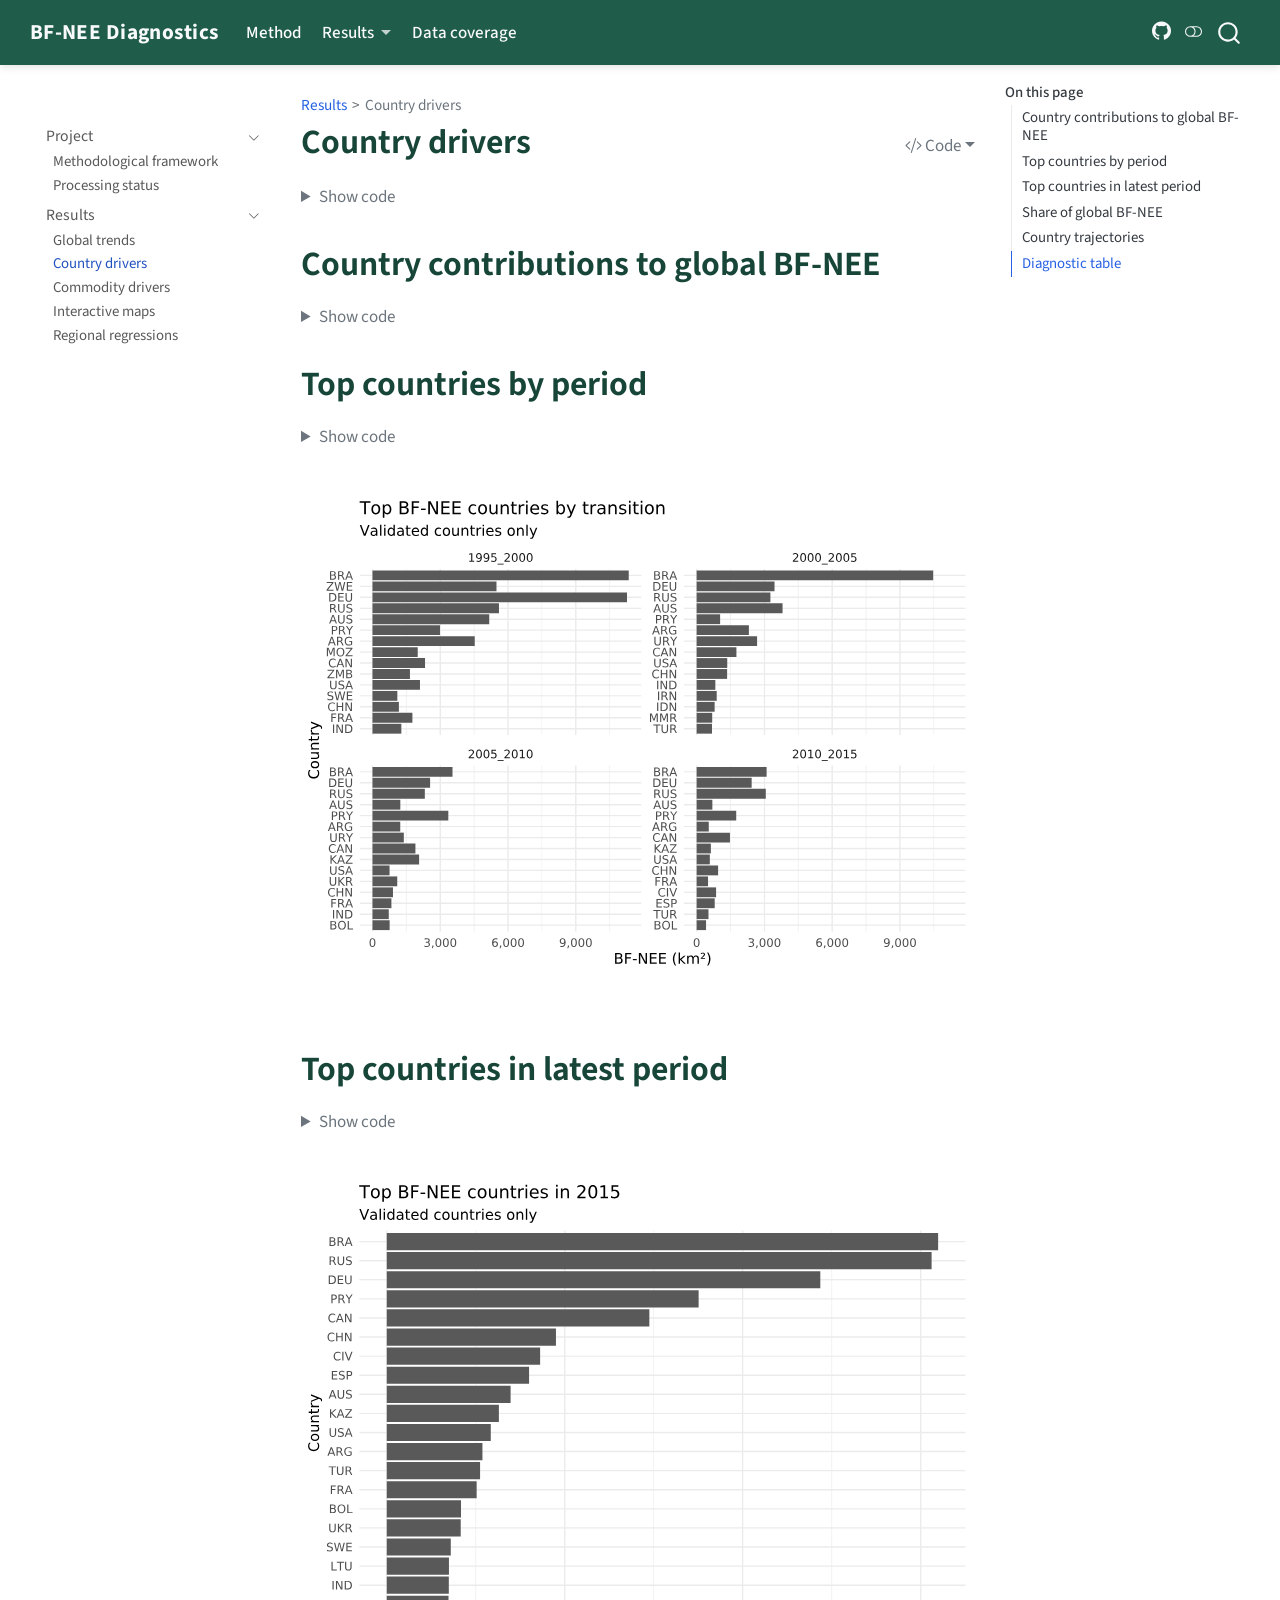
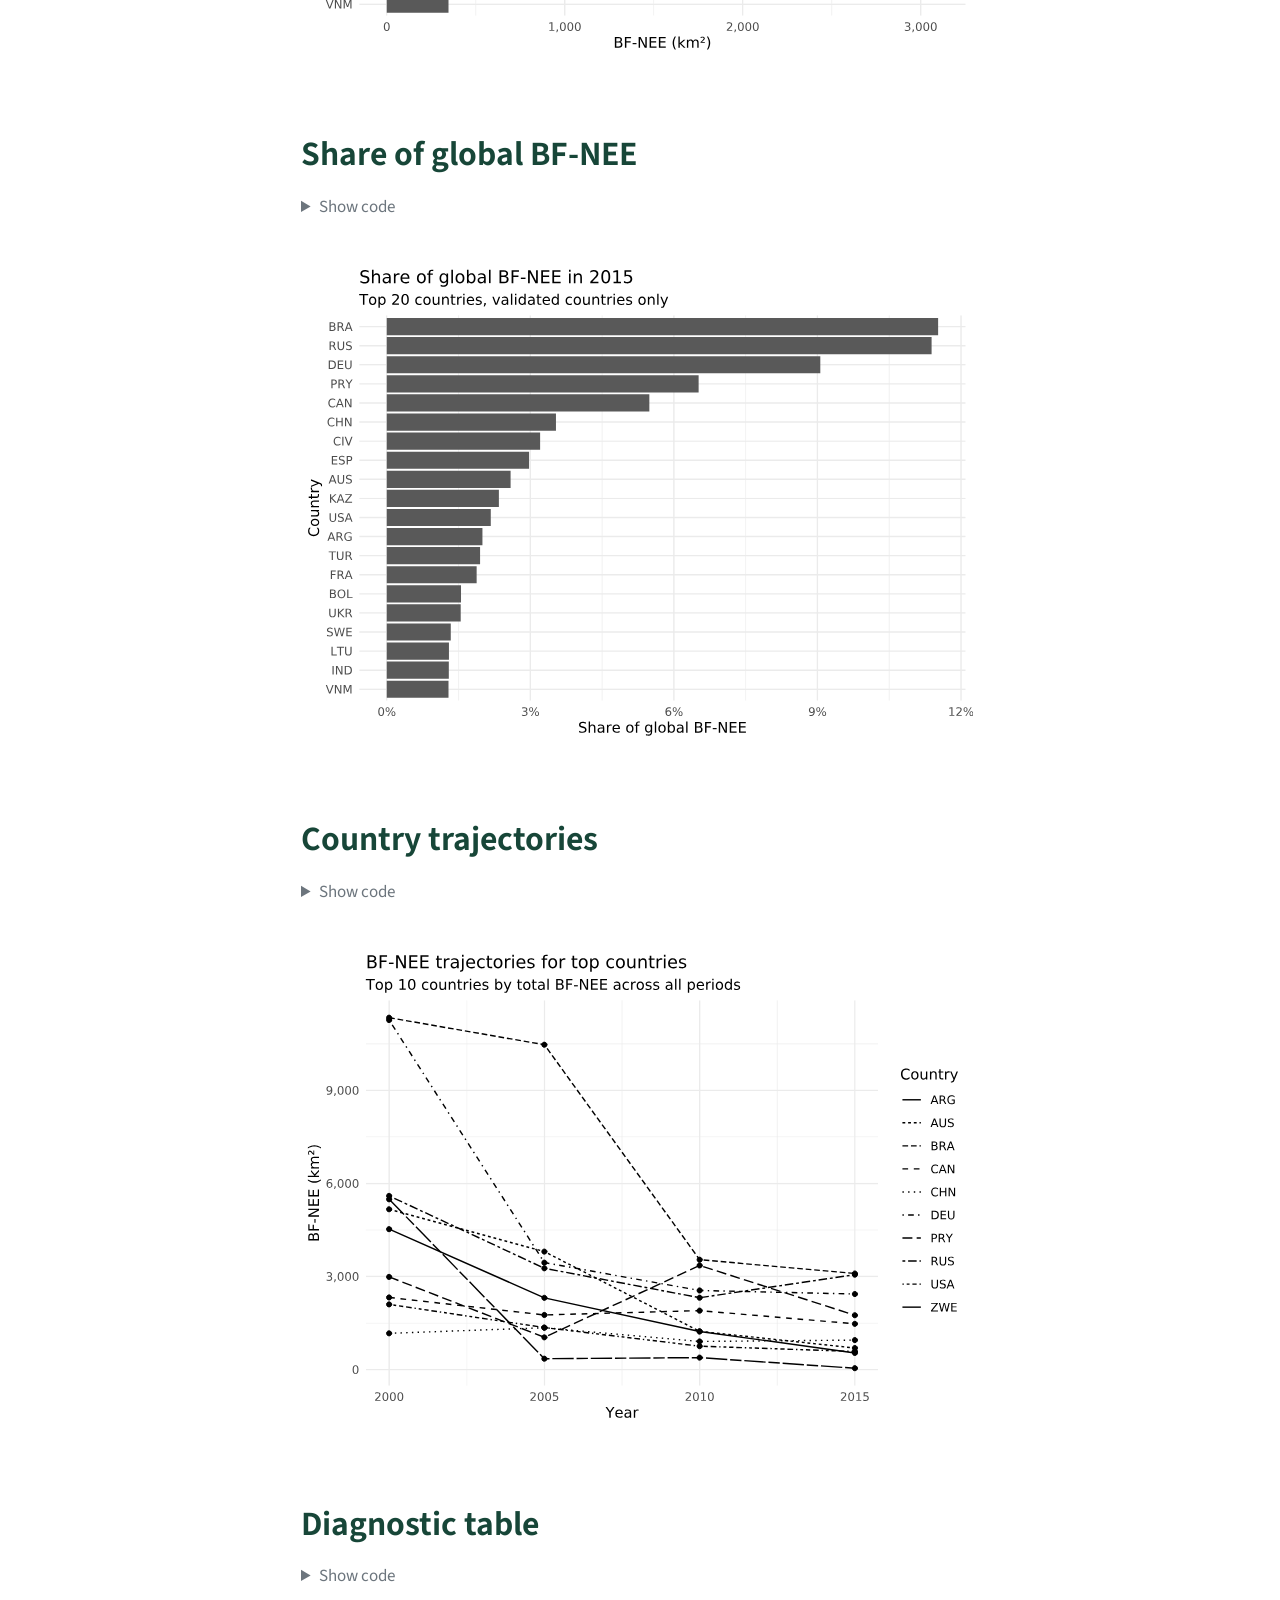
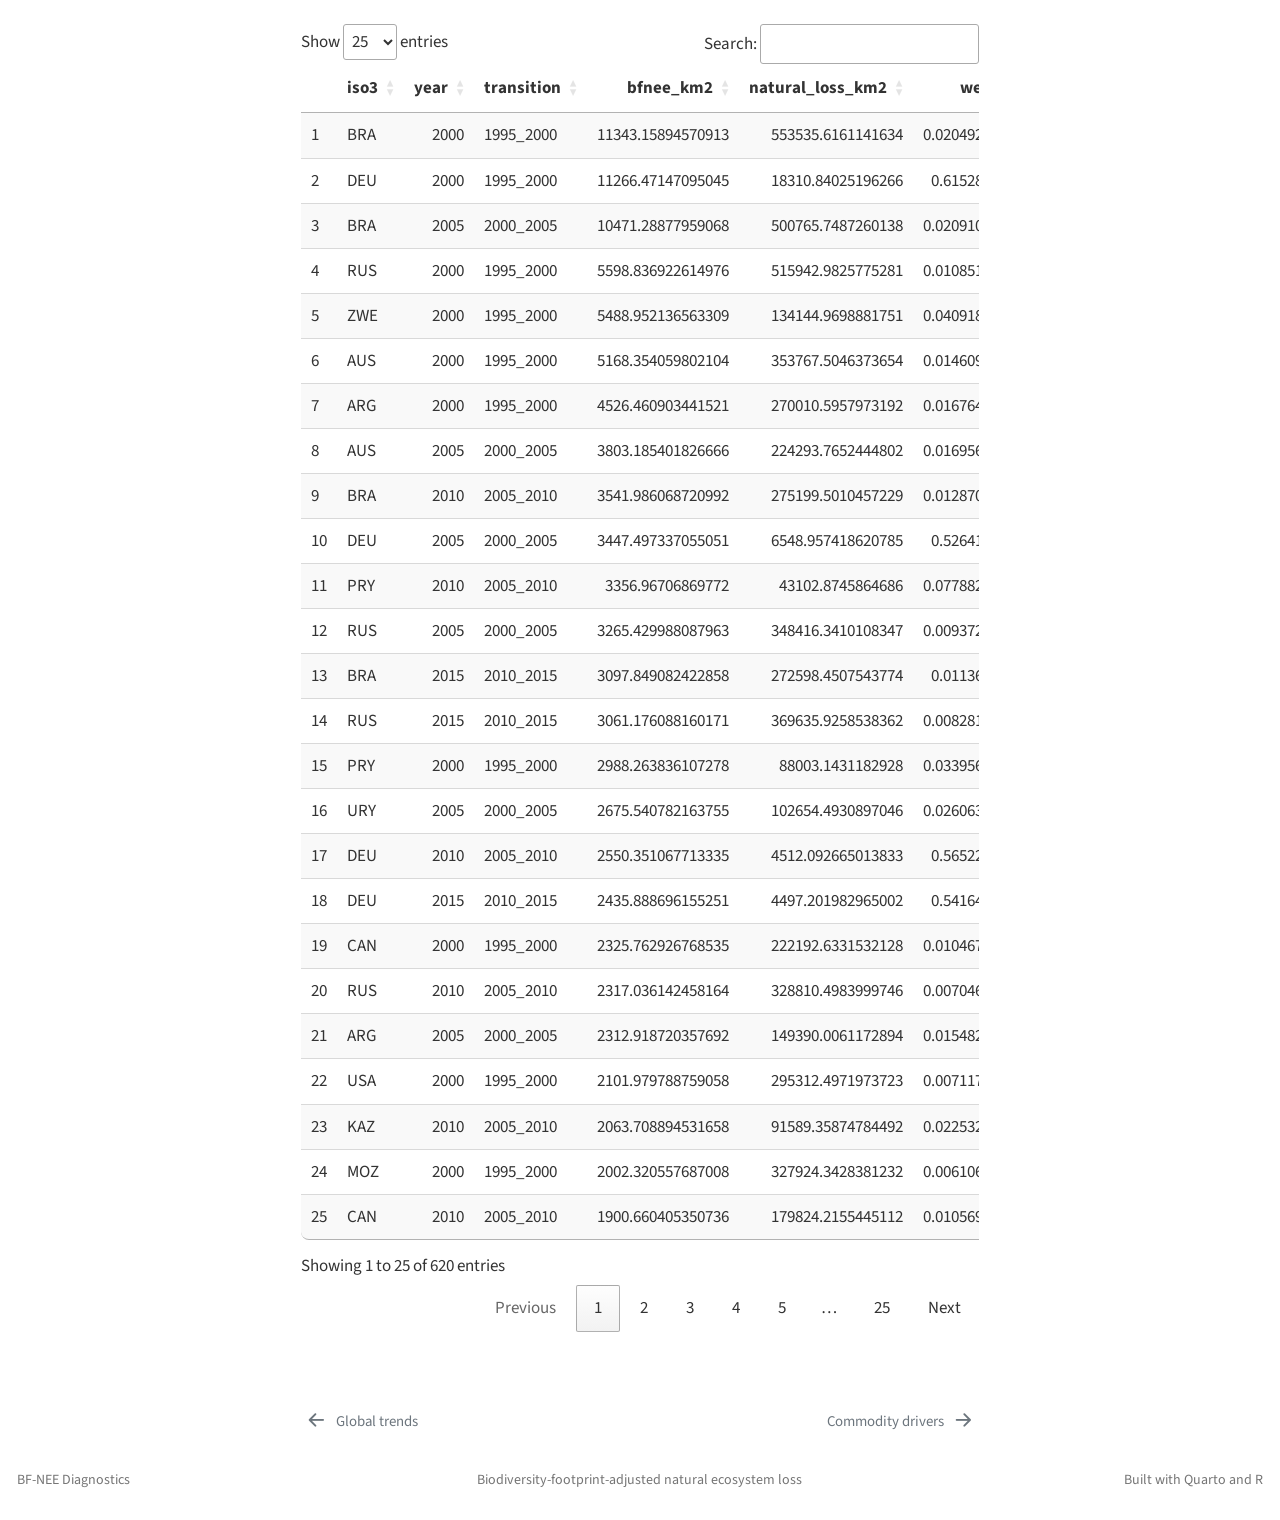
<file: docs/03_country_drivers.html>
<!DOCTYPE html>
<html xmlns="http://www.w3.org/1999/xhtml" lang="en" xml:lang="en"><head>

<meta charset="utf-8">
<meta name="generator" content="quarto-1.5.57">

<meta name="viewport" content="width=device-width, initial-scale=1.0, user-scalable=yes">


<title>Country drivers – BF-NEE Diagnostics</title>
<style>
code{white-space: pre-wrap;}
span.smallcaps{font-variant: small-caps;}
div.columns{display: flex; gap: min(4vw, 1.5em);}
div.column{flex: auto; overflow-x: auto;}
div.hanging-indent{margin-left: 1.5em; text-indent: -1.5em;}
ul.task-list{list-style: none;}
ul.task-list li input[type="checkbox"] {
  width: 0.8em;
  margin: 0 0.8em 0.2em -1em; /* quarto-specific, see https://github.com/quarto-dev/quarto-cli/issues/4556 */ 
  vertical-align: middle;
}
/* CSS for syntax highlighting */
pre > code.sourceCode { white-space: pre; position: relative; }
pre > code.sourceCode > span { line-height: 1.25; }
pre > code.sourceCode > span:empty { height: 1.2em; }
.sourceCode { overflow: visible; }
code.sourceCode > span { color: inherit; text-decoration: inherit; }
div.sourceCode { margin: 1em 0; }
pre.sourceCode { margin: 0; }
@media screen {
div.sourceCode { overflow: auto; }
}
@media print {
pre > code.sourceCode { white-space: pre-wrap; }
pre > code.sourceCode > span { display: inline-block; text-indent: -5em; padding-left: 5em; }
}
pre.numberSource code
  { counter-reset: source-line 0; }
pre.numberSource code > span
  { position: relative; left: -4em; counter-increment: source-line; }
pre.numberSource code > span > a:first-child::before
  { content: counter(source-line);
    position: relative; left: -1em; text-align: right; vertical-align: baseline;
    border: none; display: inline-block;
    -webkit-touch-callout: none; -webkit-user-select: none;
    -khtml-user-select: none; -moz-user-select: none;
    -ms-user-select: none; user-select: none;
    padding: 0 4px; width: 4em;
  }
pre.numberSource { margin-left: 3em;  padding-left: 4px; }
div.sourceCode
  {   }
@media screen {
pre > code.sourceCode > span > a:first-child::before { text-decoration: underline; }
}
</style>


<script src="site_libs/quarto-nav/quarto-nav.js"></script>
<script src="site_libs/clipboard/clipboard.min.js"></script>
<script src="site_libs/quarto-search/autocomplete.umd.js"></script>
<script src="site_libs/quarto-search/fuse.min.js"></script>
<script src="site_libs/quarto-search/quarto-search.js"></script>
<meta name="quarto:offset" content="./">
<link href="./04_commodity_drivers.html" rel="next">
<link href="./02_global_trends.html" rel="prev">
<script src="site_libs/quarto-html/quarto.js"></script>
<script src="site_libs/quarto-html/popper.min.js"></script>
<script src="site_libs/quarto-html/tippy.umd.min.js"></script>
<script src="site_libs/quarto-html/anchor.min.js"></script>
<link href="site_libs/quarto-html/tippy.css" rel="stylesheet">
<link href="site_libs/quarto-html/quarto-syntax-highlighting.css" rel="stylesheet" class="quarto-color-scheme" id="quarto-text-highlighting-styles">
<link href="site_libs/quarto-html/quarto-syntax-highlighting-dark.css" rel="prefetch" class="quarto-color-scheme quarto-color-alternate" id="quarto-text-highlighting-styles">
<script src="site_libs/bootstrap/bootstrap.min.js"></script>
<link href="site_libs/bootstrap/bootstrap-icons.css" rel="stylesheet">
<link href="site_libs/bootstrap/bootstrap.min.css" rel="stylesheet" class="quarto-color-scheme" id="quarto-bootstrap" data-mode="light">
<link href="site_libs/bootstrap/bootstrap-dark.min.css" rel="prefetch" class="quarto-color-scheme quarto-color-alternate" id="quarto-bootstrap" data-mode="dark">
<script id="quarto-search-options" type="application/json">{
  "location": "navbar",
  "copy-button": false,
  "collapse-after": 3,
  "panel-placement": "end",
  "type": "overlay",
  "limit": 50,
  "keyboard-shortcut": [
    "f",
    "/",
    "s"
  ],
  "show-item-context": false,
  "language": {
    "search-no-results-text": "No results",
    "search-matching-documents-text": "matching documents",
    "search-copy-link-title": "Copy link to search",
    "search-hide-matches-text": "Hide additional matches",
    "search-more-match-text": "more match in this document",
    "search-more-matches-text": "more matches in this document",
    "search-clear-button-title": "Clear",
    "search-text-placeholder": "",
    "search-detached-cancel-button-title": "Cancel",
    "search-submit-button-title": "Submit",
    "search-label": "Search"
  }
}</script>
<style>html{ scroll-behavior: smooth; }</style>
<link href="site_libs/htmltools-fill-0.5.8.1/fill.css" rel="stylesheet">
<script src="site_libs/htmlwidgets-1.6.4/htmlwidgets.js"></script>
<link href="site_libs/datatables-css-0.0.0/datatables-crosstalk.css" rel="stylesheet">
<script src="site_libs/datatables-binding-0.34.0/datatables.js"></script>
<script src="site_libs/jquery-3.6.0/jquery-3.6.0.min.js"></script>
<link href="site_libs/dt-core-1.13.6/css/jquery.dataTables.min.css" rel="stylesheet">
<link href="site_libs/dt-core-1.13.6/css/jquery.dataTables.extra.css" rel="stylesheet">
<script src="site_libs/dt-core-1.13.6/js/jquery.dataTables.min.js"></script>
<link href="site_libs/crosstalk-1.2.2/css/crosstalk.min.css" rel="stylesheet">
<script src="site_libs/crosstalk-1.2.2/js/crosstalk.min.js"></script>
<link href="site_libs/pagedtable-1.1/css/pagedtable.css" rel="stylesheet">
<script src="site_libs/pagedtable-1.1/js/pagedtable.js"></script>


<link rel="stylesheet" href="styles.css">
</head>

<body class="nav-sidebar floating nav-fixed">

<div id="quarto-search-results"></div>
  <header id="quarto-header" class="headroom fixed-top">
    <nav class="navbar navbar-expand-lg " data-bs-theme="dark">
      <div class="navbar-container container-fluid">
      <div class="navbar-brand-container mx-auto">
    <a class="navbar-brand" href="./index.html">
    <span class="navbar-title">BF-NEE Diagnostics</span>
    </a>
  </div>
            <div id="quarto-search" class="" title="Search"></div>
          <button class="navbar-toggler" type="button" data-bs-toggle="collapse" data-bs-target="#navbarCollapse" aria-controls="navbarCollapse" role="menu" aria-expanded="false" aria-label="Toggle navigation" onclick="if (window.quartoToggleHeadroom) { window.quartoToggleHeadroom(); }">
  <span class="navbar-toggler-icon"></span>
</button>
          <div class="collapse navbar-collapse" id="navbarCollapse">
            <ul class="navbar-nav navbar-nav-scroll me-auto">
  <li class="nav-item">
    <a class="nav-link active" href="./00_methodological_framework.html" aria-current="page"> 
<span class="menu-text">Method</span></a>
  </li>  
  <li class="nav-item dropdown ">
    <a class="nav-link dropdown-toggle" href="#" id="nav-menu-results" role="link" data-bs-toggle="dropdown" aria-expanded="false">
 <span class="menu-text">Results</span>
    </a>
    <ul class="dropdown-menu" aria-labelledby="nav-menu-results">    
        <li>
    <a class="dropdown-item" href="./02_global_trends.html">
 <span class="dropdown-text">Global trends</span></a>
  </li>  
        <li>
    <a class="dropdown-item" href="./03_country_drivers.html">
 <span class="dropdown-text">Country drivers</span></a>
  </li>  
        <li>
    <a class="dropdown-item" href="./04_commodity_drivers.html">
 <span class="dropdown-text">Commodity drivers</span></a>
  </li>  
        <li>
    <a class="dropdown-item" href="./05_maps.html">
 <span class="dropdown-text">Interactive maps</span></a>
  </li>  
        <li>
    <a class="dropdown-item" href="./06_regional_regressions.html">
 <span class="dropdown-text">Regional regressions</span></a>
  </li>  
    </ul>
  </li>
  <li class="nav-item">
    <a class="nav-link" href="./01_processing_status.html"> 
<span class="menu-text">Data coverage</span></a>
  </li>  
</ul>
            <ul class="navbar-nav navbar-nav-scroll ms-auto">
  <li class="nav-item compact">
    <a class="nav-link" href="https://github.com/sh33caqo/bf-nee-diagnostics"> <i class="bi bi-github" role="img" aria-label="GitHub repository">
</i> 
<span class="menu-text"></span></a>
  </li>  
</ul>
          </div> <!-- /navcollapse -->
            <div class="quarto-navbar-tools">
  <a href="" class="quarto-color-scheme-toggle quarto-navigation-tool  px-1" onclick="window.quartoToggleColorScheme(); return false;" title="Toggle dark mode"><i class="bi"></i></a>
</div>
      </div> <!-- /container-fluid -->
    </nav>
  <nav class="quarto-secondary-nav">
    <div class="container-fluid d-flex">
      <button type="button" class="quarto-btn-toggle btn" data-bs-toggle="collapse" role="button" data-bs-target=".quarto-sidebar-collapse-item" aria-controls="quarto-sidebar" aria-expanded="false" aria-label="Toggle sidebar navigation" onclick="if (window.quartoToggleHeadroom) { window.quartoToggleHeadroom(); }">
        <i class="bi bi-layout-text-sidebar-reverse"></i>
      </button>
        <nav class="quarto-page-breadcrumbs" aria-label="breadcrumb"><ol class="breadcrumb"><li class="breadcrumb-item"><a href="./02_global_trends.html">Results</a></li><li class="breadcrumb-item"><a href="./03_country_drivers.html">Country drivers</a></li></ol></nav>
        <a class="flex-grow-1" role="navigation" data-bs-toggle="collapse" data-bs-target=".quarto-sidebar-collapse-item" aria-controls="quarto-sidebar" aria-expanded="false" aria-label="Toggle sidebar navigation" onclick="if (window.quartoToggleHeadroom) { window.quartoToggleHeadroom(); }">      
        </a>
      <button type="button" class="btn quarto-search-button" aria-label="Search" onclick="window.quartoOpenSearch();">
        <i class="bi bi-search"></i>
      </button>
    </div>
  </nav>
</header>
<!-- content -->
<div id="quarto-content" class="quarto-container page-columns page-rows-contents page-layout-article page-navbar">
<!-- sidebar -->
  <nav id="quarto-sidebar" class="sidebar collapse collapse-horizontal quarto-sidebar-collapse-item sidebar-navigation floating overflow-auto">
        <div class="mt-2 flex-shrink-0 align-items-center">
        <div class="sidebar-search">
        <div id="quarto-search" class="" title="Search"></div>
        </div>
        </div>
    <div class="sidebar-menu-container"> 
    <ul class="list-unstyled mt-1">
        <li class="sidebar-item sidebar-item-section">
      <div class="sidebar-item-container"> 
            <a class="sidebar-item-text sidebar-link text-start" data-bs-toggle="collapse" data-bs-target="#quarto-sidebar-section-1" role="navigation" aria-expanded="true">
 <span class="menu-text">Project</span></a>
          <a class="sidebar-item-toggle text-start" data-bs-toggle="collapse" data-bs-target="#quarto-sidebar-section-1" role="navigation" aria-expanded="true" aria-label="Toggle section">
            <i class="bi bi-chevron-right ms-2"></i>
          </a> 
      </div>
      <ul id="quarto-sidebar-section-1" class="collapse list-unstyled sidebar-section depth1 show">  
          <li class="sidebar-item">
  <div class="sidebar-item-container"> 
  <a href="./00_methodological_framework.html" class="sidebar-item-text sidebar-link">
 <span class="menu-text">Methodological framework</span></a>
  </div>
</li>
          <li class="sidebar-item">
  <div class="sidebar-item-container"> 
  <a href="./01_processing_status.html" class="sidebar-item-text sidebar-link">
 <span class="menu-text">Processing status</span></a>
  </div>
</li>
      </ul>
  </li>
        <li class="sidebar-item sidebar-item-section">
      <div class="sidebar-item-container"> 
            <a class="sidebar-item-text sidebar-link text-start" data-bs-toggle="collapse" data-bs-target="#quarto-sidebar-section-2" role="navigation" aria-expanded="true">
 <span class="menu-text">Results</span></a>
          <a class="sidebar-item-toggle text-start" data-bs-toggle="collapse" data-bs-target="#quarto-sidebar-section-2" role="navigation" aria-expanded="true" aria-label="Toggle section">
            <i class="bi bi-chevron-right ms-2"></i>
          </a> 
      </div>
      <ul id="quarto-sidebar-section-2" class="collapse list-unstyled sidebar-section depth1 show">  
          <li class="sidebar-item">
  <div class="sidebar-item-container"> 
  <a href="./02_global_trends.html" class="sidebar-item-text sidebar-link">
 <span class="menu-text">Global trends</span></a>
  </div>
</li>
          <li class="sidebar-item">
  <div class="sidebar-item-container"> 
  <a href="./03_country_drivers.html" class="sidebar-item-text sidebar-link active">
 <span class="menu-text">Country drivers</span></a>
  </div>
</li>
          <li class="sidebar-item">
  <div class="sidebar-item-container"> 
  <a href="./04_commodity_drivers.html" class="sidebar-item-text sidebar-link">
 <span class="menu-text">Commodity drivers</span></a>
  </div>
</li>
          <li class="sidebar-item">
  <div class="sidebar-item-container"> 
  <a href="./05_maps.html" class="sidebar-item-text sidebar-link">
 <span class="menu-text">Interactive maps</span></a>
  </div>
</li>
          <li class="sidebar-item">
  <div class="sidebar-item-container"> 
  <a href="./06_regional_regressions.html" class="sidebar-item-text sidebar-link">
 <span class="menu-text">Regional regressions</span></a>
  </div>
</li>
      </ul>
  </li>
    </ul>
    </div>
</nav>
<div id="quarto-sidebar-glass" class="quarto-sidebar-collapse-item" data-bs-toggle="collapse" data-bs-target=".quarto-sidebar-collapse-item"></div>
<!-- margin-sidebar -->
    <div id="quarto-margin-sidebar" class="sidebar margin-sidebar">
        <nav id="TOC" role="doc-toc" class="toc-active">
    <h2 id="toc-title">On this page</h2>
   
  <ul>
  <li><a href="#country-contributions-to-global-bf-nee" id="toc-country-contributions-to-global-bf-nee" class="nav-link active" data-scroll-target="#country-contributions-to-global-bf-nee">Country contributions to global BF-NEE</a></li>
  <li><a href="#top-countries-by-period" id="toc-top-countries-by-period" class="nav-link" data-scroll-target="#top-countries-by-period">Top countries by period</a></li>
  <li><a href="#top-countries-in-latest-period" id="toc-top-countries-in-latest-period" class="nav-link" data-scroll-target="#top-countries-in-latest-period">Top countries in latest period</a></li>
  <li><a href="#share-of-global-bf-nee" id="toc-share-of-global-bf-nee" class="nav-link" data-scroll-target="#share-of-global-bf-nee">Share of global BF-NEE</a></li>
  <li><a href="#country-trajectories" id="toc-country-trajectories" class="nav-link" data-scroll-target="#country-trajectories">Country trajectories</a></li>
  <li><a href="#diagnostic-table" id="toc-diagnostic-table" class="nav-link" data-scroll-target="#diagnostic-table">Diagnostic table</a></li>
  </ul>
</nav>
    </div>
<!-- main -->
<main class="content" id="quarto-document-content">

<header id="title-block-header" class="quarto-title-block default"><nav class="quarto-page-breadcrumbs quarto-title-breadcrumbs d-none d-lg-block" aria-label="breadcrumb"><ol class="breadcrumb"><li class="breadcrumb-item"><a href="./02_global_trends.html">Results</a></li><li class="breadcrumb-item"><a href="./03_country_drivers.html">Country drivers</a></li></ol></nav>
<div class="quarto-title">
<div class="quarto-title-block"><div><h1 class="title">Country drivers</h1><button type="button" class="btn code-tools-button dropdown-toggle" id="quarto-code-tools-menu" data-bs-toggle="dropdown" aria-expanded="false"><i class="bi"></i> Code</button><ul class="dropdown-menu dropdown-menu-end" aria-labelelledby="quarto-code-tools-menu"><li><a id="quarto-show-all-code" class="dropdown-item" href="javascript:void(0)" role="button">Show All Code</a></li><li><a id="quarto-hide-all-code" class="dropdown-item" href="javascript:void(0)" role="button">Hide All Code</a></li><li><hr class="dropdown-divider"></li><li><a id="quarto-view-source" class="dropdown-item" href="javascript:void(0)" role="button">View Source</a></li></ul></div></div>
</div>



<div class="quarto-title-meta">

    
  
    
  </div>
  


</header>


<div class="cell">
<details class="code-fold">
<summary>Show code</summary>
<div class="sourceCode cell-code" id="cb1"><pre class="sourceCode r code-with-copy"><code class="sourceCode r"><span id="cb1-1"><a href="#cb1-1" aria-hidden="true" tabindex="-1"></a><span class="fu">library</span>(dplyr)</span>
<span id="cb1-2"><a href="#cb1-2" aria-hidden="true" tabindex="-1"></a><span class="fu">library</span>(readr)</span>
<span id="cb1-3"><a href="#cb1-3" aria-hidden="true" tabindex="-1"></a><span class="fu">library</span>(tidyr)</span>
<span id="cb1-4"><a href="#cb1-4" aria-hidden="true" tabindex="-1"></a><span class="fu">library</span>(ggplot2)</span>
<span id="cb1-5"><a href="#cb1-5" aria-hidden="true" tabindex="-1"></a><span class="fu">library</span>(scales)</span>
<span id="cb1-6"><a href="#cb1-6" aria-hidden="true" tabindex="-1"></a><span class="fu">library</span>(DT)</span>
<span id="cb1-7"><a href="#cb1-7" aria-hidden="true" tabindex="-1"></a></span>
<span id="cb1-8"><a href="#cb1-8" aria-hidden="true" tabindex="-1"></a>dir_diag <span class="ot">&lt;-</span> <span class="st">"~/Symobio/Data/Processed/BF_NEE_Diagnostics"</span></span>
<span id="cb1-9"><a href="#cb1-9" aria-hidden="true" tabindex="-1"></a></span>
<span id="cb1-10"><a href="#cb1-10" aria-hidden="true" tabindex="-1"></a>diag <span class="ot">&lt;-</span> <span class="fu">read_csv</span>(</span>
<span id="cb1-11"><a href="#cb1-11" aria-hidden="true" tabindex="-1"></a>  <span class="fu">file.path</span>(dir_diag, <span class="st">"bfnee_country_diagnostics_all_transitions.csv"</span>),</span>
<span id="cb1-12"><a href="#cb1-12" aria-hidden="true" tabindex="-1"></a>  <span class="at">show_col_types =</span> <span class="cn">FALSE</span></span>
<span id="cb1-13"><a href="#cb1-13" aria-hidden="true" tabindex="-1"></a>)</span>
<span id="cb1-14"><a href="#cb1-14" aria-hidden="true" tabindex="-1"></a></span>
<span id="cb1-15"><a href="#cb1-15" aria-hidden="true" tabindex="-1"></a>valid <span class="ot">&lt;-</span> <span class="fu">read_csv</span>(</span>
<span id="cb1-16"><a href="#cb1-16" aria-hidden="true" tabindex="-1"></a>  <span class="fu">file.path</span>(dir_diag, <span class="st">"bfnee_valid_countries.csv"</span>),</span>
<span id="cb1-17"><a href="#cb1-17" aria-hidden="true" tabindex="-1"></a>  <span class="at">show_col_types =</span> <span class="cn">FALSE</span></span>
<span id="cb1-18"><a href="#cb1-18" aria-hidden="true" tabindex="-1"></a>)</span>
<span id="cb1-19"><a href="#cb1-19" aria-hidden="true" tabindex="-1"></a></span>
<span id="cb1-20"><a href="#cb1-20" aria-hidden="true" tabindex="-1"></a>valid_iso3 <span class="ot">&lt;-</span> valid <span class="sc">%&gt;%</span></span>
<span id="cb1-21"><a href="#cb1-21" aria-hidden="true" tabindex="-1"></a>  <span class="fu">filter</span>(valid_for_analysis) <span class="sc">%&gt;%</span></span>
<span id="cb1-22"><a href="#cb1-22" aria-hidden="true" tabindex="-1"></a>  <span class="fu">pull</span>(iso3)</span></code><button title="Copy to Clipboard" class="code-copy-button"><i class="bi"></i></button></pre></div>
</details>
</div>
<section id="country-contributions-to-global-bf-nee" class="level1">
<h1>Country contributions to global BF-NEE</h1>
<div class="cell">
<details class="code-fold">
<summary>Show code</summary>
<div class="sourceCode cell-code" id="cb2"><pre class="sourceCode r code-with-copy"><code class="sourceCode r"><span id="cb2-1"><a href="#cb2-1" aria-hidden="true" tabindex="-1"></a>country_trend <span class="ot">&lt;-</span> diag <span class="sc">%&gt;%</span></span>
<span id="cb2-2"><a href="#cb2-2" aria-hidden="true" tabindex="-1"></a>  <span class="fu">filter</span>(</span>
<span id="cb2-3"><a href="#cb2-3" aria-hidden="true" tabindex="-1"></a>    iso3 <span class="sc">%in%</span> valid_iso3,</span>
<span id="cb2-4"><a href="#cb2-4" aria-hidden="true" tabindex="-1"></a>    status <span class="sc">==</span> <span class="st">"ok"</span>,</span>
<span id="cb2-5"><a href="#cb2-5" aria-hidden="true" tabindex="-1"></a>    suspicious_old_scale <span class="sc">==</span> <span class="cn">FALSE</span></span>
<span id="cb2-6"><a href="#cb2-6" aria-hidden="true" tabindex="-1"></a>  ) <span class="sc">%&gt;%</span></span>
<span id="cb2-7"><a href="#cb2-7" aria-hidden="true" tabindex="-1"></a>  <span class="fu">group_by</span>(iso3, year, transition) <span class="sc">%&gt;%</span></span>
<span id="cb2-8"><a href="#cb2-8" aria-hidden="true" tabindex="-1"></a>  <span class="fu">summarise</span>(</span>
<span id="cb2-9"><a href="#cb2-9" aria-hidden="true" tabindex="-1"></a>    <span class="at">bfnee_km2 =</span> <span class="fu">sum</span>(bfnee_sum_km2, <span class="at">na.rm =</span> <span class="cn">TRUE</span>),</span>
<span id="cb2-10"><a href="#cb2-10" aria-hidden="true" tabindex="-1"></a>    <span class="at">natural_loss_km2 =</span> <span class="fu">sum</span>(natural_loss_sum_km2, <span class="at">na.rm =</span> <span class="cn">TRUE</span>),</span>
<span id="cb2-11"><a href="#cb2-11" aria-hidden="true" tabindex="-1"></a>    <span class="at">weight_sum =</span> <span class="fu">mean</span>(weight_sum, <span class="at">na.rm =</span> <span class="cn">TRUE</span>),</span>
<span id="cb2-12"><a href="#cb2-12" aria-hidden="true" tabindex="-1"></a>    <span class="at">.groups =</span> <span class="st">"drop"</span></span>
<span id="cb2-13"><a href="#cb2-13" aria-hidden="true" tabindex="-1"></a>  )</span>
<span id="cb2-14"><a href="#cb2-14" aria-hidden="true" tabindex="-1"></a></span>
<span id="cb2-15"><a href="#cb2-15" aria-hidden="true" tabindex="-1"></a>global_by_year <span class="ot">&lt;-</span> country_trend <span class="sc">%&gt;%</span></span>
<span id="cb2-16"><a href="#cb2-16" aria-hidden="true" tabindex="-1"></a>  <span class="fu">group_by</span>(year, transition) <span class="sc">%&gt;%</span></span>
<span id="cb2-17"><a href="#cb2-17" aria-hidden="true" tabindex="-1"></a>  <span class="fu">summarise</span>(</span>
<span id="cb2-18"><a href="#cb2-18" aria-hidden="true" tabindex="-1"></a>    <span class="at">global_bfnee_km2 =</span> <span class="fu">sum</span>(bfnee_km2, <span class="at">na.rm =</span> <span class="cn">TRUE</span>),</span>
<span id="cb2-19"><a href="#cb2-19" aria-hidden="true" tabindex="-1"></a>    <span class="at">.groups =</span> <span class="st">"drop"</span></span>
<span id="cb2-20"><a href="#cb2-20" aria-hidden="true" tabindex="-1"></a>  )</span>
<span id="cb2-21"><a href="#cb2-21" aria-hidden="true" tabindex="-1"></a></span>
<span id="cb2-22"><a href="#cb2-22" aria-hidden="true" tabindex="-1"></a>country_trend <span class="ot">&lt;-</span> country_trend <span class="sc">%&gt;%</span></span>
<span id="cb2-23"><a href="#cb2-23" aria-hidden="true" tabindex="-1"></a>  <span class="fu">left_join</span>(global_by_year, <span class="at">by =</span> <span class="fu">c</span>(<span class="st">"year"</span>, <span class="st">"transition"</span>)) <span class="sc">%&gt;%</span></span>
<span id="cb2-24"><a href="#cb2-24" aria-hidden="true" tabindex="-1"></a>  <span class="fu">mutate</span>(</span>
<span id="cb2-25"><a href="#cb2-25" aria-hidden="true" tabindex="-1"></a>    <span class="at">share_global_bfnee =</span> bfnee_km2 <span class="sc">/</span> global_bfnee_km2</span>
<span id="cb2-26"><a href="#cb2-26" aria-hidden="true" tabindex="-1"></a>  )</span></code><button title="Copy to Clipboard" class="code-copy-button"><i class="bi"></i></button></pre></div>
</details>
</div>
</section>
<section id="top-countries-by-period" class="level1">
<h1>Top countries by period</h1>
<div class="cell">
<details class="code-fold">
<summary>Show code</summary>
<div class="sourceCode cell-code" id="cb3"><pre class="sourceCode r code-with-copy"><code class="sourceCode r"><span id="cb3-1"><a href="#cb3-1" aria-hidden="true" tabindex="-1"></a>top_countries_by_period <span class="ot">&lt;-</span> country_trend <span class="sc">%&gt;%</span></span>
<span id="cb3-2"><a href="#cb3-2" aria-hidden="true" tabindex="-1"></a>  <span class="fu">group_by</span>(year, transition) <span class="sc">%&gt;%</span></span>
<span id="cb3-3"><a href="#cb3-3" aria-hidden="true" tabindex="-1"></a>  <span class="fu">slice_max</span>(bfnee_km2, <span class="at">n =</span> <span class="dv">15</span>, <span class="at">with_ties =</span> <span class="cn">FALSE</span>) <span class="sc">%&gt;%</span></span>
<span id="cb3-4"><a href="#cb3-4" aria-hidden="true" tabindex="-1"></a>  <span class="fu">ungroup</span>()</span>
<span id="cb3-5"><a href="#cb3-5" aria-hidden="true" tabindex="-1"></a></span>
<span id="cb3-6"><a href="#cb3-6" aria-hidden="true" tabindex="-1"></a><span class="fu">ggplot</span>(</span>
<span id="cb3-7"><a href="#cb3-7" aria-hidden="true" tabindex="-1"></a>  top_countries_by_period,</span>
<span id="cb3-8"><a href="#cb3-8" aria-hidden="true" tabindex="-1"></a>  <span class="fu">aes</span>(</span>
<span id="cb3-9"><a href="#cb3-9" aria-hidden="true" tabindex="-1"></a>    <span class="at">x =</span> <span class="fu">reorder</span>(iso3, bfnee_km2),</span>
<span id="cb3-10"><a href="#cb3-10" aria-hidden="true" tabindex="-1"></a>    <span class="at">y =</span> bfnee_km2</span>
<span id="cb3-11"><a href="#cb3-11" aria-hidden="true" tabindex="-1"></a>  )</span>
<span id="cb3-12"><a href="#cb3-12" aria-hidden="true" tabindex="-1"></a>) <span class="sc">+</span></span>
<span id="cb3-13"><a href="#cb3-13" aria-hidden="true" tabindex="-1"></a>  <span class="fu">geom_col</span>() <span class="sc">+</span></span>
<span id="cb3-14"><a href="#cb3-14" aria-hidden="true" tabindex="-1"></a>  <span class="fu">coord_flip</span>() <span class="sc">+</span></span>
<span id="cb3-15"><a href="#cb3-15" aria-hidden="true" tabindex="-1"></a>  <span class="fu">facet_wrap</span>(<span class="sc">~</span> transition, <span class="at">scales =</span> <span class="st">"free_y"</span>) <span class="sc">+</span></span>
<span id="cb3-16"><a href="#cb3-16" aria-hidden="true" tabindex="-1"></a>  <span class="fu">scale_y_continuous</span>(<span class="at">labels =</span> comma) <span class="sc">+</span></span>
<span id="cb3-17"><a href="#cb3-17" aria-hidden="true" tabindex="-1"></a>  <span class="fu">labs</span>(</span>
<span id="cb3-18"><a href="#cb3-18" aria-hidden="true" tabindex="-1"></a>    <span class="at">title =</span> <span class="st">"Top BF-NEE countries by transition"</span>,</span>
<span id="cb3-19"><a href="#cb3-19" aria-hidden="true" tabindex="-1"></a>    <span class="at">subtitle =</span> <span class="st">"Validated countries only"</span>,</span>
<span id="cb3-20"><a href="#cb3-20" aria-hidden="true" tabindex="-1"></a>    <span class="at">x =</span> <span class="st">"Country"</span>,</span>
<span id="cb3-21"><a href="#cb3-21" aria-hidden="true" tabindex="-1"></a>    <span class="at">y =</span> <span class="st">"BF-NEE (km²)"</span></span>
<span id="cb3-22"><a href="#cb3-22" aria-hidden="true" tabindex="-1"></a>  ) <span class="sc">+</span></span>
<span id="cb3-23"><a href="#cb3-23" aria-hidden="true" tabindex="-1"></a>  <span class="fu">theme_minimal</span>()</span></code><button title="Copy to Clipboard" class="code-copy-button"><i class="bi"></i></button></pre></div>
</details>
<div class="cell-output-display">
<div>
<figure class="figure">
<p><img src="03_country_drivers_files/figure-html/unnamed-chunk-3-1.svg" class="img-fluid figure-img" width="672"></p>
</figure>
</div>
</div>
</div>
</section>
<section id="top-countries-in-latest-period" class="level1">
<h1>Top countries in latest period</h1>
<div class="cell">
<details class="code-fold">
<summary>Show code</summary>
<div class="sourceCode cell-code" id="cb4"><pre class="sourceCode r code-with-copy"><code class="sourceCode r"><span id="cb4-1"><a href="#cb4-1" aria-hidden="true" tabindex="-1"></a>latest_year <span class="ot">&lt;-</span> <span class="fu">max</span>(country_trend<span class="sc">$</span>year, <span class="at">na.rm =</span> <span class="cn">TRUE</span>)</span>
<span id="cb4-2"><a href="#cb4-2" aria-hidden="true" tabindex="-1"></a></span>
<span id="cb4-3"><a href="#cb4-3" aria-hidden="true" tabindex="-1"></a>top_latest <span class="ot">&lt;-</span> country_trend <span class="sc">%&gt;%</span></span>
<span id="cb4-4"><a href="#cb4-4" aria-hidden="true" tabindex="-1"></a>  <span class="fu">filter</span>(year <span class="sc">==</span> latest_year) <span class="sc">%&gt;%</span></span>
<span id="cb4-5"><a href="#cb4-5" aria-hidden="true" tabindex="-1"></a>  <span class="fu">arrange</span>(<span class="fu">desc</span>(bfnee_km2)) <span class="sc">%&gt;%</span></span>
<span id="cb4-6"><a href="#cb4-6" aria-hidden="true" tabindex="-1"></a>  <span class="fu">slice_head</span>(<span class="at">n =</span> <span class="dv">20</span>)</span>
<span id="cb4-7"><a href="#cb4-7" aria-hidden="true" tabindex="-1"></a></span>
<span id="cb4-8"><a href="#cb4-8" aria-hidden="true" tabindex="-1"></a><span class="fu">ggplot</span>(</span>
<span id="cb4-9"><a href="#cb4-9" aria-hidden="true" tabindex="-1"></a>  top_latest,</span>
<span id="cb4-10"><a href="#cb4-10" aria-hidden="true" tabindex="-1"></a>  <span class="fu">aes</span>(</span>
<span id="cb4-11"><a href="#cb4-11" aria-hidden="true" tabindex="-1"></a>    <span class="at">x =</span> <span class="fu">reorder</span>(iso3, bfnee_km2),</span>
<span id="cb4-12"><a href="#cb4-12" aria-hidden="true" tabindex="-1"></a>    <span class="at">y =</span> bfnee_km2</span>
<span id="cb4-13"><a href="#cb4-13" aria-hidden="true" tabindex="-1"></a>  )</span>
<span id="cb4-14"><a href="#cb4-14" aria-hidden="true" tabindex="-1"></a>) <span class="sc">+</span></span>
<span id="cb4-15"><a href="#cb4-15" aria-hidden="true" tabindex="-1"></a>  <span class="fu">geom_col</span>() <span class="sc">+</span></span>
<span id="cb4-16"><a href="#cb4-16" aria-hidden="true" tabindex="-1"></a>  <span class="fu">coord_flip</span>() <span class="sc">+</span></span>
<span id="cb4-17"><a href="#cb4-17" aria-hidden="true" tabindex="-1"></a>  <span class="fu">scale_y_continuous</span>(<span class="at">labels =</span> comma) <span class="sc">+</span></span>
<span id="cb4-18"><a href="#cb4-18" aria-hidden="true" tabindex="-1"></a>  <span class="fu">labs</span>(</span>
<span id="cb4-19"><a href="#cb4-19" aria-hidden="true" tabindex="-1"></a>    <span class="at">title =</span> <span class="fu">paste</span>(<span class="st">"Top BF-NEE countries in"</span>, latest_year),</span>
<span id="cb4-20"><a href="#cb4-20" aria-hidden="true" tabindex="-1"></a>    <span class="at">subtitle =</span> <span class="st">"Validated countries only"</span>,</span>
<span id="cb4-21"><a href="#cb4-21" aria-hidden="true" tabindex="-1"></a>    <span class="at">x =</span> <span class="st">"Country"</span>,</span>
<span id="cb4-22"><a href="#cb4-22" aria-hidden="true" tabindex="-1"></a>    <span class="at">y =</span> <span class="st">"BF-NEE (km²)"</span></span>
<span id="cb4-23"><a href="#cb4-23" aria-hidden="true" tabindex="-1"></a>  ) <span class="sc">+</span></span>
<span id="cb4-24"><a href="#cb4-24" aria-hidden="true" tabindex="-1"></a>  <span class="fu">theme_minimal</span>()</span></code><button title="Copy to Clipboard" class="code-copy-button"><i class="bi"></i></button></pre></div>
</details>
<div class="cell-output-display">
<div>
<figure class="figure">
<p><img src="03_country_drivers_files/figure-html/unnamed-chunk-4-1.svg" class="img-fluid figure-img" width="672"></p>
</figure>
</div>
</div>
</div>
</section>
<section id="share-of-global-bf-nee" class="level1">
<h1>Share of global BF-NEE</h1>
<div class="cell">
<details class="code-fold">
<summary>Show code</summary>
<div class="sourceCode cell-code" id="cb5"><pre class="sourceCode r code-with-copy"><code class="sourceCode r"><span id="cb5-1"><a href="#cb5-1" aria-hidden="true" tabindex="-1"></a><span class="fu">ggplot</span>(</span>
<span id="cb5-2"><a href="#cb5-2" aria-hidden="true" tabindex="-1"></a>  top_latest,</span>
<span id="cb5-3"><a href="#cb5-3" aria-hidden="true" tabindex="-1"></a>  <span class="fu">aes</span>(</span>
<span id="cb5-4"><a href="#cb5-4" aria-hidden="true" tabindex="-1"></a>    <span class="at">x =</span> <span class="fu">reorder</span>(iso3, share_global_bfnee),</span>
<span id="cb5-5"><a href="#cb5-5" aria-hidden="true" tabindex="-1"></a>    <span class="at">y =</span> share_global_bfnee</span>
<span id="cb5-6"><a href="#cb5-6" aria-hidden="true" tabindex="-1"></a>  )</span>
<span id="cb5-7"><a href="#cb5-7" aria-hidden="true" tabindex="-1"></a>) <span class="sc">+</span></span>
<span id="cb5-8"><a href="#cb5-8" aria-hidden="true" tabindex="-1"></a>  <span class="fu">geom_col</span>() <span class="sc">+</span></span>
<span id="cb5-9"><a href="#cb5-9" aria-hidden="true" tabindex="-1"></a>  <span class="fu">coord_flip</span>() <span class="sc">+</span></span>
<span id="cb5-10"><a href="#cb5-10" aria-hidden="true" tabindex="-1"></a>  <span class="fu">scale_y_continuous</span>(<span class="at">labels =</span> <span class="fu">percent_format</span>(<span class="at">accuracy =</span> <span class="dv">1</span>)) <span class="sc">+</span></span>
<span id="cb5-11"><a href="#cb5-11" aria-hidden="true" tabindex="-1"></a>  <span class="fu">labs</span>(</span>
<span id="cb5-12"><a href="#cb5-12" aria-hidden="true" tabindex="-1"></a>    <span class="at">title =</span> <span class="fu">paste</span>(<span class="st">"Share of global BF-NEE in"</span>, latest_year),</span>
<span id="cb5-13"><a href="#cb5-13" aria-hidden="true" tabindex="-1"></a>    <span class="at">subtitle =</span> <span class="st">"Top 20 countries, validated countries only"</span>,</span>
<span id="cb5-14"><a href="#cb5-14" aria-hidden="true" tabindex="-1"></a>    <span class="at">x =</span> <span class="st">"Country"</span>,</span>
<span id="cb5-15"><a href="#cb5-15" aria-hidden="true" tabindex="-1"></a>    <span class="at">y =</span> <span class="st">"Share of global BF-NEE"</span></span>
<span id="cb5-16"><a href="#cb5-16" aria-hidden="true" tabindex="-1"></a>  ) <span class="sc">+</span></span>
<span id="cb5-17"><a href="#cb5-17" aria-hidden="true" tabindex="-1"></a>  <span class="fu">theme_minimal</span>()</span></code><button title="Copy to Clipboard" class="code-copy-button"><i class="bi"></i></button></pre></div>
</details>
<div class="cell-output-display">
<div>
<figure class="figure">
<p><img src="03_country_drivers_files/figure-html/unnamed-chunk-5-1.svg" class="img-fluid figure-img" width="672"></p>
</figure>
</div>
</div>
</div>
</section>
<section id="country-trajectories" class="level1">
<h1>Country trajectories</h1>
<div class="cell">
<details class="code-fold">
<summary>Show code</summary>
<div class="sourceCode cell-code" id="cb6"><pre class="sourceCode r code-with-copy"><code class="sourceCode r"><span id="cb6-1"><a href="#cb6-1" aria-hidden="true" tabindex="-1"></a>top_overall <span class="ot">&lt;-</span> country_trend <span class="sc">%&gt;%</span></span>
<span id="cb6-2"><a href="#cb6-2" aria-hidden="true" tabindex="-1"></a>  <span class="fu">group_by</span>(iso3) <span class="sc">%&gt;%</span></span>
<span id="cb6-3"><a href="#cb6-3" aria-hidden="true" tabindex="-1"></a>  <span class="fu">summarise</span>(</span>
<span id="cb6-4"><a href="#cb6-4" aria-hidden="true" tabindex="-1"></a>    <span class="at">total_bfnee_km2 =</span> <span class="fu">sum</span>(bfnee_km2, <span class="at">na.rm =</span> <span class="cn">TRUE</span>),</span>
<span id="cb6-5"><a href="#cb6-5" aria-hidden="true" tabindex="-1"></a>    <span class="at">.groups =</span> <span class="st">"drop"</span></span>
<span id="cb6-6"><a href="#cb6-6" aria-hidden="true" tabindex="-1"></a>  ) <span class="sc">%&gt;%</span></span>
<span id="cb6-7"><a href="#cb6-7" aria-hidden="true" tabindex="-1"></a>  <span class="fu">slice_max</span>(total_bfnee_km2, <span class="at">n =</span> <span class="dv">10</span>, <span class="at">with_ties =</span> <span class="cn">FALSE</span>) <span class="sc">%&gt;%</span></span>
<span id="cb6-8"><a href="#cb6-8" aria-hidden="true" tabindex="-1"></a>  <span class="fu">pull</span>(iso3)</span>
<span id="cb6-9"><a href="#cb6-9" aria-hidden="true" tabindex="-1"></a></span>
<span id="cb6-10"><a href="#cb6-10" aria-hidden="true" tabindex="-1"></a><span class="fu">ggplot</span>(</span>
<span id="cb6-11"><a href="#cb6-11" aria-hidden="true" tabindex="-1"></a>  country_trend <span class="sc">%&gt;%</span> <span class="fu">filter</span>(iso3 <span class="sc">%in%</span> top_overall),</span>
<span id="cb6-12"><a href="#cb6-12" aria-hidden="true" tabindex="-1"></a>  <span class="fu">aes</span>(</span>
<span id="cb6-13"><a href="#cb6-13" aria-hidden="true" tabindex="-1"></a>    <span class="at">x =</span> year,</span>
<span id="cb6-14"><a href="#cb6-14" aria-hidden="true" tabindex="-1"></a>    <span class="at">y =</span> bfnee_km2,</span>
<span id="cb6-15"><a href="#cb6-15" aria-hidden="true" tabindex="-1"></a>    <span class="at">group =</span> iso3,</span>
<span id="cb6-16"><a href="#cb6-16" aria-hidden="true" tabindex="-1"></a>    <span class="at">linetype =</span> iso3</span>
<span id="cb6-17"><a href="#cb6-17" aria-hidden="true" tabindex="-1"></a>  )</span>
<span id="cb6-18"><a href="#cb6-18" aria-hidden="true" tabindex="-1"></a>) <span class="sc">+</span></span>
<span id="cb6-19"><a href="#cb6-19" aria-hidden="true" tabindex="-1"></a>  <span class="fu">geom_line</span>() <span class="sc">+</span></span>
<span id="cb6-20"><a href="#cb6-20" aria-hidden="true" tabindex="-1"></a>  <span class="fu">geom_point</span>() <span class="sc">+</span></span>
<span id="cb6-21"><a href="#cb6-21" aria-hidden="true" tabindex="-1"></a>  <span class="fu">scale_y_continuous</span>(<span class="at">labels =</span> comma) <span class="sc">+</span></span>
<span id="cb6-22"><a href="#cb6-22" aria-hidden="true" tabindex="-1"></a>  <span class="fu">labs</span>(</span>
<span id="cb6-23"><a href="#cb6-23" aria-hidden="true" tabindex="-1"></a>    <span class="at">title =</span> <span class="st">"BF-NEE trajectories for top countries"</span>,</span>
<span id="cb6-24"><a href="#cb6-24" aria-hidden="true" tabindex="-1"></a>    <span class="at">subtitle =</span> <span class="st">"Top 10 countries by total BF-NEE across all periods"</span>,</span>
<span id="cb6-25"><a href="#cb6-25" aria-hidden="true" tabindex="-1"></a>    <span class="at">x =</span> <span class="st">"Year"</span>,</span>
<span id="cb6-26"><a href="#cb6-26" aria-hidden="true" tabindex="-1"></a>    <span class="at">y =</span> <span class="st">"BF-NEE (km²)"</span>,</span>
<span id="cb6-27"><a href="#cb6-27" aria-hidden="true" tabindex="-1"></a>    <span class="at">linetype =</span> <span class="st">"Country"</span></span>
<span id="cb6-28"><a href="#cb6-28" aria-hidden="true" tabindex="-1"></a>  ) <span class="sc">+</span></span>
<span id="cb6-29"><a href="#cb6-29" aria-hidden="true" tabindex="-1"></a>  <span class="fu">theme_minimal</span>()</span></code><button title="Copy to Clipboard" class="code-copy-button"><i class="bi"></i></button></pre></div>
</details>
<div class="cell-output-display">
<div>
<figure class="figure">
<p><img src="03_country_drivers_files/figure-html/unnamed-chunk-6-1.svg" class="img-fluid figure-img" width="672"></p>
</figure>
</div>
</div>
</div>
</section>
<section id="diagnostic-table" class="level1">
<h1>Diagnostic table</h1>
<div class="cell">
<details class="code-fold">
<summary>Show code</summary>
<div class="sourceCode cell-code" id="cb7"><pre class="sourceCode r code-with-copy"><code class="sourceCode r"><span id="cb7-1"><a href="#cb7-1" aria-hidden="true" tabindex="-1"></a><span class="fu">datatable</span>(</span>
<span id="cb7-2"><a href="#cb7-2" aria-hidden="true" tabindex="-1"></a>  country_trend <span class="sc">%&gt;%</span></span>
<span id="cb7-3"><a href="#cb7-3" aria-hidden="true" tabindex="-1"></a>    <span class="fu">arrange</span>(<span class="fu">desc</span>(bfnee_km2)),</span>
<span id="cb7-4"><a href="#cb7-4" aria-hidden="true" tabindex="-1"></a>  <span class="at">options =</span> <span class="fu">list</span>(<span class="at">pageLength =</span> <span class="dv">25</span>)</span>
<span id="cb7-5"><a href="#cb7-5" aria-hidden="true" tabindex="-1"></a>)</span></code><button title="Copy to Clipboard" class="code-copy-button"><i class="bi"></i></button></pre></div>
</details>
<div class="cell-output-display">
<div class="datatables html-widget html-fill-item" id="htmlwidget-0f68e5a818488270581c" style="width:100%;height:auto;"></div>
<script type="application/json" data-for="htmlwidget-0f68e5a818488270581c">{"x":{"filter":"none","vertical":false,"data":[["1","2","3","4","5","6","7","8","9","10","11","12","13","14","15","16","17","18","19","20","21","22","23","24","25","26","27","28","29","30","31","32","33","34","35","36","37","38","39","40","41","42","43","44","45","46","47","48","49","50","51","52","53","54","55","56","57","58","59","60","61","62","63","64","65","66","67","68","69","70","71","72","73","74","75","76","77","78","79","80","81","82","83","84","85","86","87","88","89","90","91","92","93","94","95","96","97","98","99","100","101","102","103","104","105","106","107","108","109","110","111","112","113","114","115","116","117","118","119","120","121","122","123","124","125","126","127","128","129","130","131","132","133","134","135","136","137","138","139","140","141","142","143","144","145","146","147","148","149","150","151","152","153","154","155","156","157","158","159","160","161","162","163","164","165","166","167","168","169","170","171","172","173","174","175","176","177","178","179","180","181","182","183","184","185","186","187","188","189","190","191","192","193","194","195","196","197","198","199","200","201","202","203","204","205","206","207","208","209","210","211","212","213","214","215","216","217","218","219","220","221","222","223","224","225","226","227","228","229","230","231","232","233","234","235","236","237","238","239","240","241","242","243","244","245","246","247","248","249","250","251","252","253","254","255","256","257","258","259","260","261","262","263","264","265","266","267","268","269","270","271","272","273","274","275","276","277","278","279","280","281","282","283","284","285","286","287","288","289","290","291","292","293","294","295","296","297","298","299","300","301","302","303","304","305","306","307","308","309","310","311","312","313","314","315","316","317","318","319","320","321","322","323","324","325","326","327","328","329","330","331","332","333","334","335","336","337","338","339","340","341","342","343","344","345","346","347","348","349","350","351","352","353","354","355","356","357","358","359","360","361","362","363","364","365","366","367","368","369","370","371","372","373","374","375","376","377","378","379","380","381","382","383","384","385","386","387","388","389","390","391","392","393","394","395","396","397","398","399","400","401","402","403","404","405","406","407","408","409","410","411","412","413","414","415","416","417","418","419","420","421","422","423","424","425","426","427","428","429","430","431","432","433","434","435","436","437","438","439","440","441","442","443","444","445","446","447","448","449","450","451","452","453","454","455","456","457","458","459","460","461","462","463","464","465","466","467","468","469","470","471","472","473","474","475","476","477","478","479","480","481","482","483","484","485","486","487","488","489","490","491","492","493","494","495","496","497","498","499","500","501","502","503","504","505","506","507","508","509","510","511","512","513","514","515","516","517","518","519","520","521","522","523","524","525","526","527","528","529","530","531","532","533","534","535","536","537","538","539","540","541","542","543","544","545","546","547","548","549","550","551","552","553","554","555","556","557","558","559","560","561","562","563","564","565","566","567","568","569","570","571","572","573","574","575","576","577","578","579","580","581","582","583","584","585","586","587","588","589","590","591","592","593","594","595","596","597","598","599","600","601","602","603","604","605","606","607","608","609","610","611","612","613","614","615","616","617","618","619","620"],["BRA","DEU","BRA","RUS","ZWE","AUS","ARG","AUS","BRA","DEU","PRY","RUS","BRA","RUS","PRY","URY","DEU","DEU","CAN","RUS","ARG","USA","KAZ","MOZ","CAN","FRA","CAN","PRY","ZMB","CAN","URY","USA","CHN","IND","AUS","ARG","CHN","SWE","UKR","MDG","PRY","ZAF","CHN","CHN","IRN","CIV","ESP","HND","FRA","IND","CAF","IDN","ESP","IDN","MMR","BOL","USA","NLD","IND","AUS","MMR","MEX","TUR","TUR","KAZ","IDN","KAZ","ZMB","KAZ","NIC","USA","TUR","KEN","UKR","ESP","UKR","BOL","ARG","COL","CUB","FRA","TUR","UGA","FRA","BOL","MMR","CIV","CMR","MOZ","IRN","VNM","BOL","UKR","COL","NGA","SWE","PNG","MYS","ESP","ZWE","ITA","FIN","CZE","THA","GTM","LTU","POL","SWE","ZWE","NLD","LTU","IND","VNM","CAF","ECU","ZAF","COL","TZA","NLD","LVA","AUT","GHA","IDN","COD","CIV","ITA","AGO","MDG","MYS","COL","CZE","ZAF","GBR","POL","BWA","IRN","MYS","CRI","CIV","VNM","THA","ETH","AUT","UGA","BGR","AUT","CHL","LVA","LVA","FIN","CZE","ECU","ROU","CZE","HUN","VNM","SWE","THA","AFG","BEL","GRC","NOR","COD","BEL","NLD","ECU","ITA","CHL","POL","HND","HRV","MLI","AUT","TUN","HUN","LTU","COD","HUN","GAB","DNK","COD","MMR","THA","CAF","ITA","CMR","ZMB","GHA","ETH","LUX","BGR","CMR","DNK","PHL","NGA","POL","IRQ","HUN","GTM","ZAF","PER","PER","TZA","KEN","BEN","MEX","LVA","FIN","MWI","NGA","GBR","MLI","CUB","CHL","CMR","GTM","MYS","BEN","TGO","CAF","NIC","MEX","ECU","PAN","TZA","IRN","BEL","MAR","CRI","IRL","HRV","MRT","ZMB","SLV","TZA","URY","FIN","PNG","BFA","CUB","MOZ","EST","PER","CHE","HND","GBR","NGA","DNK","AFG","BEL","SLE","ROU","MLI","PHL","MLI","BEN","HND","TCD","BGR","PAK","NIC","CRI","CHL","ROU","MDA","GRC","IRL","EST","PER","LTU","GRC","BEN","UGA","EST","MAR","MEX","KEN","PHL","LKA","NOR","SOM","DNK","MDG","CRI","HRV","SVK","BGR","SOM","PNG","GHA","HRV","NAM","IRQ","GIN","LBR","SVK","GEO","EST","LKA","GRC","TCD","PAK","PRT","PAK","URY","GHA","NOR","UGA","TKM","TUN","BFA","SVK","GBR","BLR","VEN","NPL","VEN","MDG","HTI","GEO","GTM","SVK","ZWE","MOZ","MDA","SEN","SLE","KHM","BWA","TGO","MDA","LKA","GEO","ROU","PRT","TKM","ETH","AFG","PHL","GEO","IRL","NOR","MNG","CHE","KHM","PRT","MAR","ALB","MWI","SOM","LBR","NIC","PNG","ALB","TUN","KEN","LBR","TKM","MDA","SVN","SLE","TGO","CUB","IRQ","TCD","MAR","MRT","AGO","DZA","LUX","BHS","UZB","MNG","TJK","MWI","GIN","ISR","AGO","CHE","MRT","PAK","ISL","PRT","MNG","IRL","MRT","LUX","NAM","ISR","GAB","TUN","TKM","BLR","VEN","SEN","TGO","BLR","CHE","DOM","VEN","SLV","BFA","ERI","EGY","BLZ","TJK","ISL","LKA","UZB","GIN","LBR","BIH","BFA","BWA","NAM","PAN","BHS","JAM","IRQ","KGZ","BIH","PAN","BIH","BGD","SVN","SOM","SYR","SEN","ALB","KHM","KGZ","BLZ","SVN","DOM","SVN","BIH","BGD","GAB","KHM","DOM","AZE","JAM","ETH","MWI","UZB","ISR","HTI","TCD","BLZ","ISR","LUX","BLR","GIN","PAN","AZE","ISL","BGD","BHS","UZB","NPL","ARE","BTN","SYR","CYP","EGY","HTI","BWA","CYP","BTN","KGZ","KGZ","AZE","EGY","BDI","BHS","LBY","BLZ","AZE","CYP","SLE","MNG","GAB","DOM","LBN","JAM","EGY","DJI","BGD","DJI","CYP","SEN","SYR","TJK","LBN","ARE","NER","KOR","SLV","JPN","ISL","DJI","SAU","PRK","AFG","JAM","SYR","ARE","JPN","DZA","LBN","JPN","KOR","TJK","NER","KOR","HTI","LBN","JPN","KOR","LBY","DZA","SGP","NER","DZA","ALB","SGP","SLV","BDI","GNQ","SGP","JOR","GNQ","NAM","MLT","PSE","AGO","LBY","JOR","SAU","SGP","NPL","ARE","MLT","PSE","ERI","ERI","NER","LBY","OMN","DJI","SAU","PSE","RWA","QAT","NPL","RWA","ARM","SAU","JOR","PRK","BDI","KWT","ARM","JOR","ARM","BDI","BTN","MLT","OMN","YEM","GNQ","BRN","MLT","OMN","BRN","PSE","OMN","ERI","ARM","YEM","YEM","BRN","BTN","PRK","BHR","RWA","RWA","PRK","BRN","GNQ","QAT","YEM","KWT","KWT","KWT","BHR","BHR","BHR","COG","COG","COG","COG","HKG","HKG","HKG","HKG","LAO","LAO","LAO","LAO","QAT","QAT","SRB","SRB","SRB","SRB","SSD","SSD","SSD","SSD"],[2000,2000,2005,2000,2000,2000,2000,2005,2010,2005,2010,2005,2015,2015,2000,2005,2010,2015,2000,2010,2005,2000,2010,2000,2010,2000,2005,2015,2000,2015,2010,2005,2005,2000,2010,2010,2000,2000,2010,2000,2005,2000,2015,2010,2005,2015,2000,2000,2010,2005,2000,2000,2015,2005,2000,2010,2010,2000,2010,2015,2005,2000,2005,2000,2000,2010,2015,2005,2005,2000,2015,2010,2000,2005,2005,2000,2000,2015,2000,2000,2005,2015,2005,2015,2005,2010,2000,2000,2005,2000,2000,2015,2015,2005,2000,2010,2000,2000,2010,2010,2000,2000,2000,2000,2000,2010,2000,2015,2005,2005,2015,2015,2015,2005,2000,2005,2010,2000,2015,2015,2000,2000,2015,2000,2010,2005,2000,2005,2005,2015,2005,2010,2000,2015,2000,2010,2010,2000,2005,2010,2015,2000,2010,2015,2015,2005,2000,2005,2010,2005,2010,2010,2015,2015,2000,2005,2005,2005,2005,2000,2000,2000,2005,2005,2010,2005,2010,2005,2010,2005,2000,2005,2015,2005,2005,2000,2010,2010,2005,2000,2015,2015,2010,2015,2015,2010,2010,2005,2005,2000,2010,2005,2010,2000,2005,2005,2005,2015,2005,2015,2000,2005,2005,2005,2010,2005,2000,2010,2000,2010,2010,2010,2010,2010,2015,2010,2015,2000,2010,2010,2005,2015,2015,2000,2015,2015,2015,2000,2005,2000,2005,2010,2015,2000,2010,2015,2015,2005,2010,2005,2010,2010,2010,2000,2010,2005,2015,2015,2000,2010,2005,2010,2015,2005,2000,2015,2015,2005,2005,2005,2010,2010,2015,2000,2005,2005,2005,2000,2015,2005,2010,2005,2000,2015,2005,2010,2010,2010,2015,2015,2005,2005,2015,2015,2010,2000,2000,2000,2015,2010,2015,2000,2000,2015,2005,2010,2015,2005,2000,2015,2000,2010,2015,2000,2000,2015,2010,2010,2000,2000,2015,2005,2015,2000,2005,2000,2000,2010,2005,2005,2015,2015,2015,2015,2010,2000,2000,2000,2005,2005,2015,2005,2000,2005,2005,2005,2010,2010,2015,2010,2010,2005,2005,2015,2005,2010,2010,2005,2005,2010,2000,2015,2010,2000,2015,2015,2010,2010,2000,2000,2010,2015,2015,2010,2010,2015,2000,2005,2005,2010,2000,2000,2000,2005,2010,2010,2005,2010,2005,2005,2015,2000,2000,2015,2015,2015,2005,2010,2000,2000,2010,2015,2005,2010,2010,2000,2010,2010,2010,2015,2005,2005,2005,2005,2000,2000,2015,2010,2005,2005,2015,2015,2000,2010,2005,2005,2005,2000,2015,2005,2000,2015,2005,2005,2005,2015,2000,2005,2010,2015,2010,2005,2015,2015,2010,2010,2010,2010,2010,2000,2005,2005,2015,2015,2015,2010,2010,2015,2010,2015,2015,2015,2000,2010,2000,2010,2015,2015,2010,2005,2000,2005,2005,2000,2000,2015,2015,2005,2000,2000,2015,2010,2010,2005,2010,2005,2015,2015,2010,2015,2010,2015,2005,2005,2010,2015,2015,2000,2000,2015,2015,2015,2010,2000,2005,2010,2000,2015,2000,2005,2005,2005,2000,2015,2015,2010,2010,2005,2010,2010,2010,2005,2015,2000,2010,2000,2015,2015,2015,2010,2015,2005,2005,2000,2015,2010,2010,2000,2015,2000,2005,2000,2015,2005,2015,2015,2015,2010,2000,2015,2010,2015,2015,2000,2015,2000,2015,2000,2005,2010,2010,2005,2000,2005,2015,2005,2005,2015,2000,2005,2010,2005,2015,2015,2000,2015,2010,2010,2015,2010,2005,2000,2000,2010,2005,2010,2000,2010,2010,2005,2000,2010,2015,2010,2005,2010,2015,2015,2015,2010,2000,2015,2015,2010,2000,2000,2015,2010,2000,2005,2010,2015,2000,2005,2010,2015,2000,2005,2010,2015,2010,2015,2000,2005,2010,2015,2000,2005,2010,2015],["1995_2000","1995_2000","2000_2005","1995_2000","1995_2000","1995_2000","1995_2000","2000_2005","2005_2010","2000_2005","2005_2010","2000_2005","2010_2015","2010_2015","1995_2000","2000_2005","2005_2010","2010_2015","1995_2000","2005_2010","2000_2005","1995_2000","2005_2010","1995_2000","2005_2010","1995_2000","2000_2005","2010_2015","1995_2000","2010_2015","2005_2010","2000_2005","2000_2005","1995_2000","2005_2010","2005_2010","1995_2000","1995_2000","2005_2010","1995_2000","2000_2005","1995_2000","2010_2015","2005_2010","2000_2005","2010_2015","1995_2000","1995_2000","2005_2010","2000_2005","1995_2000","1995_2000","2010_2015","2000_2005","1995_2000","2005_2010","2005_2010","1995_2000","2005_2010","2010_2015","2000_2005","1995_2000","2000_2005","1995_2000","1995_2000","2005_2010","2010_2015","2000_2005","2000_2005","1995_2000","2010_2015","2005_2010","1995_2000","2000_2005","2000_2005","1995_2000","1995_2000","2010_2015","1995_2000","1995_2000","2000_2005","2010_2015","2000_2005","2010_2015","2000_2005","2005_2010","1995_2000","1995_2000","2000_2005","1995_2000","1995_2000","2010_2015","2010_2015","2000_2005","1995_2000","2005_2010","1995_2000","1995_2000","2005_2010","2005_2010","1995_2000","1995_2000","1995_2000","1995_2000","1995_2000","2005_2010","1995_2000","2010_2015","2000_2005","2000_2005","2010_2015","2010_2015","2010_2015","2000_2005","1995_2000","2000_2005","2005_2010","1995_2000","2010_2015","2010_2015","1995_2000","1995_2000","2010_2015","1995_2000","2005_2010","2000_2005","1995_2000","2000_2005","2000_2005","2010_2015","2000_2005","2005_2010","1995_2000","2010_2015","1995_2000","2005_2010","2005_2010","1995_2000","2000_2005","2005_2010","2010_2015","1995_2000","2005_2010","2010_2015","2010_2015","2000_2005","1995_2000","2000_2005","2005_2010","2000_2005","2005_2010","2005_2010","2010_2015","2010_2015","1995_2000","2000_2005","2000_2005","2000_2005","2000_2005","1995_2000","1995_2000","1995_2000","2000_2005","2000_2005","2005_2010","2000_2005","2005_2010","2000_2005","2005_2010","2000_2005","1995_2000","2000_2005","2010_2015","2000_2005","2000_2005","1995_2000","2005_2010","2005_2010","2000_2005","1995_2000","2010_2015","2010_2015","2005_2010","2010_2015","2010_2015","2005_2010","2005_2010","2000_2005","2000_2005","1995_2000","2005_2010","2000_2005","2005_2010","1995_2000","2000_2005","2000_2005","2000_2005","2010_2015","2000_2005","2010_2015","1995_2000","2000_2005","2000_2005","2000_2005","2005_2010","2000_2005","1995_2000","2005_2010","1995_2000","2005_2010","2005_2010","2005_2010","2005_2010","2005_2010","2010_2015","2005_2010","2010_2015","1995_2000","2005_2010","2005_2010","2000_2005","2010_2015","2010_2015","1995_2000","2010_2015","2010_2015","2010_2015","1995_2000","2000_2005","1995_2000","2000_2005","2005_2010","2010_2015","1995_2000","2005_2010","2010_2015","2010_2015","2000_2005","2005_2010","2000_2005","2005_2010","2005_2010","2005_2010","1995_2000","2005_2010","2000_2005","2010_2015","2010_2015","1995_2000","2005_2010","2000_2005","2005_2010","2010_2015","2000_2005","1995_2000","2010_2015","2010_2015","2000_2005","2000_2005","2000_2005","2005_2010","2005_2010","2010_2015","1995_2000","2000_2005","2000_2005","2000_2005","1995_2000","2010_2015","2000_2005","2005_2010","2000_2005","1995_2000","2010_2015","2000_2005","2005_2010","2005_2010","2005_2010","2010_2015","2010_2015","2000_2005","2000_2005","2010_2015","2010_2015","2005_2010","1995_2000","1995_2000","1995_2000","2010_2015","2005_2010","2010_2015","1995_2000","1995_2000","2010_2015","2000_2005","2005_2010","2010_2015","2000_2005","1995_2000","2010_2015","1995_2000","2005_2010","2010_2015","1995_2000","1995_2000","2010_2015","2005_2010","2005_2010","1995_2000","1995_2000","2010_2015","2000_2005","2010_2015","1995_2000","2000_2005","1995_2000","1995_2000","2005_2010","2000_2005","2000_2005","2010_2015","2010_2015","2010_2015","2010_2015","2005_2010","1995_2000","1995_2000","1995_2000","2000_2005","2000_2005","2010_2015","2000_2005","1995_2000","2000_2005","2000_2005","2000_2005","2005_2010","2005_2010","2010_2015","2005_2010","2005_2010","2000_2005","2000_2005","2010_2015","2000_2005","2005_2010","2005_2010","2000_2005","2000_2005","2005_2010","1995_2000","2010_2015","2005_2010","1995_2000","2010_2015","2010_2015","2005_2010","2005_2010","1995_2000","1995_2000","2005_2010","2010_2015","2010_2015","2005_2010","2005_2010","2010_2015","1995_2000","2000_2005","2000_2005","2005_2010","1995_2000","1995_2000","1995_2000","2000_2005","2005_2010","2005_2010","2000_2005","2005_2010","2000_2005","2000_2005","2010_2015","1995_2000","1995_2000","2010_2015","2010_2015","2010_2015","2000_2005","2005_2010","1995_2000","1995_2000","2005_2010","2010_2015","2000_2005","2005_2010","2005_2010","1995_2000","2005_2010","2005_2010","2005_2010","2010_2015","2000_2005","2000_2005","2000_2005","2000_2005","1995_2000","1995_2000","2010_2015","2005_2010","2000_2005","2000_2005","2010_2015","2010_2015","1995_2000","2005_2010","2000_2005","2000_2005","2000_2005","1995_2000","2010_2015","2000_2005","1995_2000","2010_2015","2000_2005","2000_2005","2000_2005","2010_2015","1995_2000","2000_2005","2005_2010","2010_2015","2005_2010","2000_2005","2010_2015","2010_2015","2005_2010","2005_2010","2005_2010","2005_2010","2005_2010","1995_2000","2000_2005","2000_2005","2010_2015","2010_2015","2010_2015","2005_2010","2005_2010","2010_2015","2005_2010","2010_2015","2010_2015","2010_2015","1995_2000","2005_2010","1995_2000","2005_2010","2010_2015","2010_2015","2005_2010","2000_2005","1995_2000","2000_2005","2000_2005","1995_2000","1995_2000","2010_2015","2010_2015","2000_2005","1995_2000","1995_2000","2010_2015","2005_2010","2005_2010","2000_2005","2005_2010","2000_2005","2010_2015","2010_2015","2005_2010","2010_2015","2005_2010","2010_2015","2000_2005","2000_2005","2005_2010","2010_2015","2010_2015","1995_2000","1995_2000","2010_2015","2010_2015","2010_2015","2005_2010","1995_2000","2000_2005","2005_2010","1995_2000","2010_2015","1995_2000","2000_2005","2000_2005","2000_2005","1995_2000","2010_2015","2010_2015","2005_2010","2005_2010","2000_2005","2005_2010","2005_2010","2005_2010","2000_2005","2010_2015","1995_2000","2005_2010","1995_2000","2010_2015","2010_2015","2010_2015","2005_2010","2010_2015","2000_2005","2000_2005","1995_2000","2010_2015","2005_2010","2005_2010","1995_2000","2010_2015","1995_2000","2000_2005","1995_2000","2010_2015","2000_2005","2010_2015","2010_2015","2010_2015","2005_2010","1995_2000","2010_2015","2005_2010","2010_2015","2010_2015","1995_2000","2010_2015","1995_2000","2010_2015","1995_2000","2000_2005","2005_2010","2005_2010","2000_2005","1995_2000","2000_2005","2010_2015","2000_2005","2000_2005","2010_2015","1995_2000","2000_2005","2005_2010","2000_2005","2010_2015","2010_2015","1995_2000","2010_2015","2005_2010","2005_2010","2010_2015","2005_2010","2000_2005","1995_2000","1995_2000","2005_2010","2000_2005","2005_2010","1995_2000","2005_2010","2005_2010","2000_2005","1995_2000","2005_2010","2010_2015","2005_2010","2000_2005","2005_2010","2010_2015","2010_2015","2010_2015","2005_2010","1995_2000","2010_2015","2010_2015","2005_2010","1995_2000","1995_2000","2010_2015","2005_2010","1995_2000","2000_2005","2005_2010","2010_2015","1995_2000","2000_2005","2005_2010","2010_2015","1995_2000","2000_2005","2005_2010","2010_2015","2005_2010","2010_2015","1995_2000","2000_2005","2005_2010","2010_2015","1995_2000","2000_2005","2005_2010","2010_2015"],[11343.15894570913,11266.47147095045,10471.28877959068,5598.836922614976,5488.952136563309,5168.354059802104,4526.460903441521,3803.185401826666,3541.986068720992,3447.497337055051,3356.96706869772,3265.429988087963,3097.849082422858,3061.176088160171,2988.263836107278,2675.540782163755,2550.351067713335,2435.888696155251,2325.762926768535,2317.036142458164,2312.918720357692,2101.979788759058,2063.708894531658,2002.320557687008,1900.660405350736,1767.049127058566,1760.999667266394,1752.181803375711,1657.959329245903,1475.291647505529,1386.891072520072,1354.975308644922,1349.630319081074,1277.0623260657,1232.280835949871,1229.269750951334,1169.015005214733,1100.256954517145,1095.751257355138,1091.667455515862,1039.60828038993,1031.01376509911,950.616148520133,906.78107405784,888.5765624866657,861.5945552811786,858.2845516467285,850.6328104343286,837.8178415786047,827.6611447887711,815.2537190297591,814.4152563681736,799.5106729584567,796.8202695391426,788.9916257917533,759.0062284604539,755.0872183723152,722.8565310586742,720.7842321275348,695.728703980608,688.8964747903577,680.634680639879,679.2141226753789,664.8657287948013,649.0429247620981,637.6440560207446,629.9297012057291,622.1964262879737,609.9869883656795,605.145225709644,584.357450741051,572.3083058528848,570.0243652226768,565.1031504320267,550.8404818701774,548.0224499404494,542.1914573127996,537.5007649486936,537.1811520851357,536.6867496172713,531.4176749445428,524.268592914411,513.2714121745145,504.983925544581,497.1995545406651,496.3034941313733,485.8206170756866,463.331779599748,459.4414565113271,453.2060958743662,428.4479578853844,417.1018743643524,415.4321694097412,408.3583565153442,407.9402656329363,398.7909908953384,396.5117992792564,396.1235239951206,388.9326002616861,386.4100859680013,380.8617626314599,373.5049599319232,372.6409907634032,371.5327921202797,369.195104531685,362.9200176573561,360.7477280346926,359.6338062185179,351.2567598876691,350.1561875160705,349.3482506345497,348.6092846216844,346.8983490721125,345.9796550127168,344.3823491586082,328.1950196702525,322.1653057869071,310.9390860843139,310.0824492118313,302.6469927788393,292.0283332849502,290.8242607412906,290.4031100676719,290.2687428748812,287.8803961548011,285.6033487713414,283.110336845603,280.9209716963063,279.5581734609667,274.3545954677683,265.2767156494173,264.1979771907749,255.6512547470751,250.9145761080028,244.8299629901359,242.0640425959536,241.8968507247274,240.0306559671886,235.5030788413368,235.2496316162566,232.9992394213627,229.1079635436123,227.5418541860243,225.2444330477269,223.8460811486792,223.5029098123321,220.7605763992377,214.6930872179872,214.5669796325438,211.2226220357774,208.7469301700071,202.7991704980901,202.7905471970317,199.1079506415399,197.4552702832512,196.4664805900006,195.8282487916953,192.2865030461572,191.225858370963,190.3077725997762,188.6628144932977,188.0764133102417,187.5388711419745,186.2551069054659,186.2152751169039,185.4392937357991,184.4494769622946,182.4340195585041,182.3238724342476,177.5583443032952,177.5022800916603,176.3330594187823,175.4049725990001,169.4424536609791,167.6894017892789,166.7228258996408,166.1536357930066,164.6692737778611,163.4236647937753,162.9197017186667,161.3046495955145,159.678773291359,157.4161195028674,155.9512662488388,154.9780145175083,152.2409864110079,151.4745994207399,150.5878893157679,150.542834423728,149.9253966548895,148.1164187906061,147.7449846794219,147.4707398245029,144.8549377459495,142.4803393791404,140.7180491627295,140.1017593393562,139.8781181272603,137.391465670496,136.9396567874613,136.2329252947691,134.9126500306102,134.5236190409479,133.3953159568732,132.0183484992539,127.6904714211689,126.2662637432251,126.196286163255,125.9257274525812,125.6827715732473,125.4029342300428,124.1626744727147,121.7473519510828,121.4525289078284,120.9922125530753,120.3208970998932,118.9084974839837,118.3666860817148,117.9659055709684,116.4293698001769,114.3369089554464,113.5556075260738,110.5053183798151,109.282908882676,107.9426428675811,107.5436677830707,107.3855831703418,106.686836526915,104.5655470767092,102.8205213031704,101.4133187008366,101.1974694287992,101.1851359413668,101.148567952915,99.52156321111468,98.242838631254,96.91003026893254,96.55366678027796,95.24678667619452,95.18865441913633,94.9348203136424,94.13933264113746,93.05396330131563,92.02854119348216,91.92040290612285,91.2866287256502,89.2807312397963,89.10122170916364,88.93184139251886,87.62712203927299,87.00274860872382,86.54518346001578,86.35731254318148,85.47571708943457,85.14778699693927,84.66003207910407,83.94386344971029,83.56556362704833,82.79939549409553,82.22994092075068,80.91826225767625,80.1240008864863,79.39983550809482,77.70637832572507,77.41336300859675,77.25012412954099,76.96067955416093,76.25161390994219,76.10577587154549,75.06322665545588,74.5188336736656,74.47511585997171,73.90602827179293,73.88103440834688,72.56708159118998,69.27893342725025,69.20266890257663,67.48267105193226,67.43402165899015,67.25313857653923,66.49343611269674,66.49183761914293,66.05112641716315,64.62582195129028,63.81944291492258,63.67646645071969,61.10082939021055,60.90258832467541,60.8175263573586,60.7599674336503,60.75542734100959,60.71603384295086,59.98326686080435,59.73228008149154,59.08390579421163,58.88486441885156,58.80171984686166,58.06816368404861,57.6996667339202,56.68399975150063,56.41330064330776,55.92252190935267,55.59067792638631,54.81762414344994,54.81498163357724,53.16269863243769,52.90767554166292,52.68918894495962,52.66961992960415,52.51860437242443,52.05077310577204,51.94019889280921,51.30185685788116,50.12363647047466,50.04580054924578,48.18691745582721,47.76430343830545,47.74932809968635,47.60001709383043,46.3645767763112,45.78867838389253,45.70364414678232,45.01368089449402,44.72315993375442,44.08953322189109,43.88383427863597,43.14140721158858,43.04143440054469,42.76057132397217,42.31712593310105,41.52582155990387,41.50083646028867,41.41471855904459,41.20527580597189,40.69088289451822,40.65312679931559,40.36469859636867,40.02746078132928,39.7776988258598,39.69332803949713,39.34268099579333,39.32601247592439,38.94957768923567,38.60653495435554,38.45661688029136,37.84634318035891,37.35590394939114,37.19751185333203,36.96719296809268,36.73507810375267,36.5461878463959,35.88574393815136,35.50742057175124,35.43944028817919,34.63004226592094,33.85667491492631,33.56750651415973,33.38750581974956,33.36461464266856,32.97775720478094,32.48063708257587,32.39560051923047,32.0424076249293,31.62553077970926,31.19388817526685,30.71729701016476,30.68549776034454,30.56014607924318,30.48138058378468,30.31849820172647,30.0065166053937,29.92733888189132,29.81478538597913,29.65721616607257,29.34578271114244,29.34104968601786,29.32714116680819,29.23763628456519,28.73009818374702,28.63787257447128,28.5069257788752,28.16870438856172,27.78523712483838,27.72967651596337,27.43276286933483,27.31198812153,26.69642907205343,26.00200727944052,25.70912492822038,25.25087764671046,25.2436107404537,24.68947692730015,24.56782939313312,23.66629858364115,23.43665568089689,23.26472070471484,23.12879537702379,21.63288899335308,21.57903973781927,21.50465472235635,20.9575676081808,20.90026808873284,20.63215843855561,19.39990714192398,19.37113418535228,19.05751210387347,18.99183869466265,18.83558514723119,18.82989174062041,18.6942280215535,18.69265708897228,18.53703670944726,18.38273705830438,17.74946829204436,17.71813332486835,17.69453165293602,16.67340489767321,16.51184990703587,16.47347147463283,16.3026199979769,16.26319737228324,15.82502729415405,15.65646835529389,15.53028400737757,15.51909935494755,15.51567864287679,15.47837884353204,15.4438305147049,15.29101891261553,15.17334501316694,15.15480140462359,14.94488849663605,14.93580952998556,14.85411870349899,14.78632685309988,14.25137625473501,14.170414351882,14.12356617575833,13.64439476906835,13.58260536340697,12.8876222083474,12.32235220246028,11.87797395360031,11.02713111684551,11.02083342564401,10.76982241980712,10.43898805443915,10.21773790542704,9.911364190107436,9.826216952744744,9.784168939539086,9.278706776182066,9.238761946387129,8.955640856583891,8.877221603158265,8.651589658917793,8.098697324063181,8.082495993455041,7.954152110541672,7.911770395605267,7.879378277148835,7.867662540327657,7.78998716135154,7.771297499685261,7.684320933524702,7.673997199884966,7.388640000809147,7.265217338826005,7.201758137645252,7.115710128740543,7.008608318440047,6.934289432921831,6.843507157410796,6.75695248256261,6.417458090451646,6.300581418902242,5.987176865715696,5.942644299505681,5.880921468818997,5.79873588606413,5.663850210193174,5.64109488296157,5.624496699250047,5.502677189187201,5.382031644564222,5.290787725710555,4.903039562246335,4.887817573381937,4.847320032230527,4.839596994184376,4.742074399761504,4.729879392984882,4.655651716202673,4.631219580918639,4.562359817518207,4.438183467065663,4.420866817554557,4.312085529141527,4.276252390248002,4.213358440774326,4.113075258758288,3.659702841321442,3.495261183445521,3.473862403244977,3.294462781613472,3.242502869896244,3.182159679228872,3.175889811910962,3.111890290973393,3.044898273300646,3.015296566713476,2.960869650539285,2.875115597775269,2.873631053943098,2.792819875952053,2.697420905304853,2.63977864903975,2.619925392154602,2.517287651738196,2.490279229676549,2.477764902633856,2.427753742784262,2.425911917719105,2.375163243876412,2.326146844360583,2.325243964791298,2.207929965555111,2.155738008936993,2.058155368242467,1.952210990712046,1.944083078372917,1.919710138699426,1.870853226366404,1.737832829356194,1.714724866497932,1.692739660926004,1.652947985296168,1.629947168664796,1.582987302918185,1.474353663623333,1.460749356460731,1.417676693528733,1.388509456068277,1.386902857094983,1.368146233149351,1.366037043271131,1.346948293726443,1.278700936522593,1.258419553604019,1.081206370540877,1.034162274918235,1.029037591217309,1.011142096453473,0.964221546761698,0.9637234229516056,0.8763031779464449,0.8331795344453543,0.745650026028306,0.737269925912419,0.7065451738979622,0.6279138687174711,0.6176847318414254,0.5980804068155625,0.5666808727069135,0.5616022879950733,0.5369712610438376,0.5100356597382092,0.5086850002408028,0.4543294426499649,0.3374368943245563,0.3311402959922725,0.3310713264538663,0.315637948224321,0.305767621014727,0.289860465689344,0.2706682210425835,0.2520452342267151,0.2010498373414324,0.1613377878137642,0.1595747189862074,0.1512376784216493,0.1404644467002925,0.1397037694917438,0.1223968404946198,0.120290797931375,0.1069127144942671,0.07081812901476532,0.05921359617815539,0.04827480474381218,0.04530922027218229,0.0390336816586796,0.0378190168758381,0.03551385221949615,0.02969879148985432,0.01919474585928937,0.01743493770300119,0.01170264645770657,0.01013546106059948,0,0,0,0,0,0,0,0,0,0,0,0,0,0,0,0,0,0,0,0,0,0],[553535.6161141634,18310.84025196266,500765.7487260138,515942.9825775281,134144.9698881751,353767.5046373654,270010.5957973192,224293.7652444802,275199.5010457229,6548.957418620785,43102.8745864686,348416.3410108347,272598.4507543774,369635.9258538362,88003.14311829281,102654.4930897046,4512.092665013833,4497.201982965002,222192.6331532128,328810.4983999746,149390.0061172894,295312.4971973723,91589.35874784492,327924.3428381232,179824.2155445112,20588.56585393972,218106.6688656037,30091.04605163104,320728.5904535666,192113.5496426702,105568.1311236682,253907.7587990369,236845.0237481767,428544.3454034003,158177.8947473259,109450.639717177,370017.0449383995,22190.6095563593,55724.53056594521,101454.5745182161,29727.44626373392,63503.38346431145,190942.9518596989,161702.2810297463,40075.68866502932,45424.18876107177,15744.64900070449,15873.380973899,12503.624349303,143311.9660757011,44191.41396488444,58787.9904223957,12746.24017115151,75288.49953123384,124944.3940269539,37616.38106459814,140684.2117055642,3047.444251591983,149754.7757215464,136324.4275057471,45306.68179768074,421277.1012244385,11821.64386754845,19462.20880603513,105281.7189388379,80989.52088236387,49976.82816272593,51038.0421285949,90139.80296467054,21151.37414998875,119201.0980840801,15469.85240589372,54528.47983115444,46580.72305964332,9983.418273114868,28928.91691521017,125671.214082304,80137.148729334,28984.83605515368,21410.52247182767,8216.899686229897,15951.83478414652,12811.72826674816,8334.738516926256,36856.53642741458,83125.85479219678,23929.08586685298,50056.31448633586,56488.69125731857,20336.79078680079,38629.94094751707,28632.23211906737,30340.91890194116,29556.37862553221,75456.67698403055,9463.132015640562,12555.88754616382,15078.71214941642,7504.54571855414,17324.83508115505,10466.56954683973,17939.78769178902,3550.316189283493,50526.70358042579,16587.00816777676,3081.550037202899,10294.41363386598,8485.896841543425,20252.18344686778,1738.256861221447,3732.763587621212,98777.74504841796,22616.89790394842,18061.30523701508,6602.801941978697,23508.49342371203,24155.67920226034,265658.9255069304,1458.30966632088,2474.057293808368,2538.048080153182,26649.33703259017,61492.29203958509,394356.0727983507,13017.11331178334,6640.599035908143,496242.8694622711,20584.23061680252,14824.12501098275,20076.84582532081,1445.279133678733,28504.56100421429,7566.506557828725,3035.471956181659,36306.08763580053,18339.6201825934,16302.66658045252,4764.718689417812,12661.92940750078,21543.48087057601,38652.17695067803,136536.9404144585,1421.645737890575,11969.36797619788,3395.830413173882,2003.457027587155,16429.70633637087,2190.564497022798,2210.579176375271,7704.468370658907,1007.683756190841,6261.932868541897,6285.857906750181,978.3997631834339,2335.623714869798,18224.24068401085,5883.932477660375,28384.3134092782,18238.96907651301,1982.725468795979,4436.92188150021,22105.9283526223,90373.77842874036,1592.924321028533,965.2823729165992,4943.277400887095,3992.314014968382,10276.72722296248,2709.151619752643,4067.244027545746,3131.22268307305,34477.62890643657,1173.720996013832,5365.95919028114,2362.400223706155,2222.887258573138,71291.56195747275,1716.33147645976,3772.23653389369,1615.410290915586,87886.69667004349,16003.2041025398,28440.13966462717,13661.99007583839,3182.43770810189,20503.12237421802,32574.04741959546,18252.60032937752,43177.79102902699,353.0239988714457,2919.629108800581,16813.43775231206,973.811069989488,11000.71593948707,43955.16870361471,3124.709741502792,12893.14823837524,1513.306935470514,7039.702315386904,16514.8500643208,23833.00999580842,14374.43382553735,52988.15415691779,14188.60962898572,14876.17565822188,40412.34267504555,3295.329791207117,6017.075005287846,39154.28208999403,32907.31572300685,4941.39745315891,42972.13126942525,3473.963258846936,6979.997488082503,17023.02412786088,6839.436205182981,11181.3871296031,9535.470366757618,8849.27824090363,13410.35694823907,6183.940872569427,43072.83539801739,4723.07401213962,4103.518270919834,53756.84374846293,14751.27100368033,907.9451114630992,9376.871735331521,1997.965135539702,1348.505379808542,2240.155411564588,9531.146015480412,15077.82669092187,10110.83439907456,34329.57172812758,6486.623848387591,5473.256756559977,8172.584293315193,27047.02238396596,3314.965497150867,22259.76429459088,1296.186968048327,12876.14147501891,1573.112410003694,4683.214626861449,4247.471937783396,76157.07582159562,671.3206294051379,10492.74900652208,740.6889593371598,12858.23854560868,3932.524412589654,26987.95370449397,6352.024329337982,35192.77428089001,14409.2685699318,4214.104007531349,18607.78922597496,2506.332964832204,40926.01952522205,3669.328369617772,1638.125910221861,5466.908734087669,5276.907639047169,1754.567782318905,2182.500569213787,1114.375579628574,2972.372634565399,10661.58792950483,997.7689580968748,2225.185178800648,7554.279843180477,21495.63406663005,1484.70044602485,6473.389113221647,31613.33332665078,11229.16072930004,10510.01434255919,4737.929662539038,7774.195908286123,3874.552878843083,659.6918769679476,8483.336705852249,1531.188819786277,1509.181611496548,1166.414480715052,2504.560335288508,10435.48365425248,8353.85185787752,12681.21646416135,902.1672246055446,41694.7285986754,5419.501626550694,13501.3637372348,6693.402632128251,835.2635381661789,839.6841845146992,1127.88695768348,6829.682615613478,1515.214501695641,26820.58457624164,31590.95209476313,2581.305857946687,31085.75982374758,6778.208040942289,6745.48352786047,7733.434340174886,11257.08925947727,6452.347622661347,1306.822422246046,13730.63732635059,845.0408547460265,3060.572800525152,8092.727317607113,26844.34646327396,8034.739713433541,28129.81435105359,11879.43166953519,1349.741117093734,681.8971314042888,4063.278611637467,583.868699622446,5376.597513098157,12234.00903338625,1027.933186072866,10523.65657592231,4516.200146961019,49463.4785498424,5911.373945630117,4442.779572067298,952.6981043479108,6113.73930102729,1436.729874306315,4207.783482035636,3541.859582455702,6569.684593218737,43684.15083802446,5769.198545846817,9871.156509979812,809.3253851767977,745.2775278860936,4918.726356466936,11876.76482506479,677.9421186384316,27777.11266712918,2581.464718762531,4385.637551802905,621.939917194507,8906.095240092403,3195.687555396701,7669.194689630616,2268.025921238434,6881.32634950547,1076.184821979377,1945.381599438613,8751.791338864998,3430.880691299695,3900.033136204856,1027.839347100279,772.590664158015,6637.470803704486,7168.837479339425,3558.205930416038,3868.019151861814,25055.55168959973,4260.675221143112,6970.122666340261,62394.92778112227,14105.54460344512,151.9993964796886,1471.858424763195,10088.493922119,14652.82652074732,2627.292742720889,7732.807904881185,14005.29095960483,508.0722264553187,47942.18426445392,678.2668413457704,7604.74131222132,19063.49247149314,1962.886670134038,2412.847431869327,10414.82628470051,736.7833118156078,3268.321094352109,101.7768152561039,18818.39874030372,558.5621934852079,7734.941210858079,1011.537392022627,5854.813024336594,3534.03490509832,20684.13485037989,8240.439643747664,6357.866724927702,5486.367603021628,386.8494170919521,3431.155950481162,16121.55564154917,1654.467715283711,25418.55628149822,2207.133594785773,2789.850170069526,1397.615494694364,3395.91614374687,860.9401903724837,4367.191236216655,10498.76038205534,9229.043907729339,2300.380297451195,1292.615290297572,15255.64891389189,7018.599302115914,13864.26448799943,2124.941396256577,862.1791795669124,952.9670515730976,3377.923462433044,3397.496236116512,2993.536460630273,1413.617492598388,1311.273754831942,10917.46795755832,597.5772023233585,1852.733602514438,2346.98076854853,6063.172055770905,995.1231392053888,12942.69250108923,3128.670184587809,1047.891243690698,575.309049797841,1524.459372285421,541.7170616510448,1002.791866251908,14044.40783647845,3053.996642379989,16182.8472818588,3147.86825304599,3453.321073172074,724.8253839729005,22969.7846119785,3242.480972443021,19882.65899262852,379.1025308884937,3464.87937517992,12814.29887645014,940.7903648688808,482.1286967684864,40.9709776329546,3173.126614952838,13741.41082935682,1640.630266683114,2993.195098348602,315.4943749462402,8880.142585679734,652.3217672423925,6262.17707368927,4075.188209818906,1770.676002857072,1271.019042989574,4476.196012232877,97.22127357430873,2719.469704313009,2557.697644786428,3395.727087355152,125.9891237597476,2035.897770591818,5965.03143338279,3322.850306881031,4222.419602987546,2158.479619527411,1320.538680521465,756.7179769426584,1518.489251918053,711.9719750114891,2139.940081529696,104.0011574268574,2419.61773075057,11303.01580862043,2202.546371601693,2444.057197532333,380.4704070873413,297.6522604161873,2316.560371926901,87.15362146085681,7457.501639195772,196.4618297008383,65.57419358773041,2969.821532342266,1244.140979302505,2959.444572372039,215.7107113651873,288.0376414696334,20556.98314690347,4656.412787554465,838.1040460690856,7852.631700874175,297.323474530142,167.8050668596406,2015.19218834773,6685.921868801262,3900.026916521397,270.9671763889492,1560.351231106922,309.0856630854746,5080.873575769857,6374.441914328631,190.3310468145646,6490.250678055802,2946.959633129699,1663.245365687066,16498.7589095582,2662.75369251757,1365.800714048528,242.8905738124159,4887.045574996486,2816.439492219253,1214.732856005801,5943.460476471852,69.59348821640015,16245.01148341281,2440.037900942761,660.0124658958521,55.65238428115845,361.5302559953536,3838.868004750926,182.7748109314035,33.18037137389183,245.1254681136488,668.8966611492797,10617.43337307016,11.54865448176861,339.330955660902,38421.67840614815,1394.26451672911,267.543681591007,2082.94904805812,67.25546813011169,2991.06190858078,255.3067335113592,13.32474580407143,226.7949556289313,1604.560536800127,3625.033338072811,16096.52014605705,2466.921940827257,274.1119713894356,88.19298173458901,1056.466679837498,366.5624288191775,6235.825454952337,43.15133722969586,2765.589521525646,1089.188651867672,633.3692631258346,669.5104387581163,146.6454871512688,4791.937538742735,853.7226817896067,91.98244163977506,493.6595661694928,238.356491325525,890.2004309529439,2250.189530541218,366.0327572685455,7.139754712581635,199.617694739724,2663.312733915227,467.2573718652457,162.4797096166294,18.28001184761524,193.8838225950866,450.6610688066576,90.9355400246568,637.1939040000602,1196.678595133169,287.0572454478352,2354.127857266216,2357.992331888115,114.9514780922327,297.7869438563778,1699.279499364857,35.98912715911865,839.861101760982,730.5436533058464,1685.131688878291,107.6823449487856,307.3298878209025,46.34045957447961,679.70944986227,75.36267705629507,88.5336925679585,67.68912728713167,7.730056241154671,15.0045280456543,9.846639394760132,18708.03628476184,19743.90800046553,20550.20310711543,8103.126010617847,234.8134157275781,97.15767414681612,43.92536842636764,57.29612900037318,30359.02944682398,13552.79253131232,12004.23375417988,10351.56024934878,46.35275926312897,57.98560562788771,4011.637025025237,14958.07755084673,17716.52406755067,578.2514029363711,29021.25643107233,13614.0444185263,13798.1646435893,40427.94642583946],[0.02049219348309344,0.6152897032751082,0.02091055310302946,0.01085165824762489,0.04091806153219413,0.01460946523645827,0.01676401213247765,0.01695626892298909,0.01287061224257462,0.5264192625310209,0.07788267258696656,0.009372206766863759,0.0113641477927054,0.008281597848006189,0.03395633077102811,0.02606355262498417,0.5652257735302619,0.5416453839813037,0.01046732690305367,0.00704672190730463,0.01548241935497338,0.00711781522646994,0.02253219068026578,0.00610604427862273,0.01056954648442584,0.08582672260150497,0.008074029448293919,0.05822934159370011,0.00516935308452578,0.00767926911260068,0.01313740290998674,0.00533648642649652,0.00569836890737332,0.00298000041301827,0.00779047437674502,0.01123127058914766,0.00315935447098824,0.04958209695195431,0.0196637144499537,0.01076016001012626,0.03497132820140251,0.01623557217008764,0.00497853489196063,0.00560771974484993,0.02217245897650927,0.01896774777048757,0.05451277773778379,0.05358863434372218,0.06700599905792444,0.00577524101926981,0.01844823791268961,0.01385342907946782,0.06272521646596881,0.01058355891174826,0.00631474210406047,0.02017754518532741,0.00536724916760159,0.2372009040829046,0.004813096805734,0.00510347790734262,0.01520518491584004,0.00161564604076244,0.05745513319289429,0.03416188450155365,0.00616482074057256,0.00787316740645767,0.01260443538657245,0.01219083648621281,0.0067671213815507,0.02861020855945461,0.00490228244573762,0.03699507215148814,0.01045369991048759,0.0121316955393061,0.05517553873371818,0.01894375968227776,0.00431436476298441,0.00670726091240161,0.01853317891437659,0.02506649477710228,0.06467374499677789,0.03286572354385218,0.04006262089210947,0.06058785458162755,0.01349013236549444,0.00597050696062777,0.02030251468037235,0.00925621040149103,0.008133335123575241,0.02228503509457767,0.01109108498091789,0.01456756402848728,0.0136921419779421,0.01381625136682164,0.00540628452969032,0.04214154365134198,0.03157975077748459,0.02627038172761546,0.05182626829104666,0.02230382476136858,0.03638840407040893,0.02081992084714707,0.1049599446076686,0.0073531967442269,0.02225808900082609,0.1177719049563772,0.03504305745415519,0.04238017653287684,0.01734414272601498,0.2014409919117452,0.093589707219837,0.00352922902381113,0.01533801631465321,0.01915585004231389,0.05215700126364455,0.0139606998115052,0.0133370419054758,0.00117044471775757,0.2126314153070245,0.1223282075132671,0.1150602054067944,0.01091300171632731,0.00472259368946473,0.0007360574945192921,0.02211553281946255,0.04300867238591428,0.0005705076166169404,0.01364738752211013,0.01885832543957928,0.01366522402363399,0.1835470455109322,0.009268621173566661,0.03378722439506827,0.08266081188476834,0.0067434961643732,0.01319896704520201,0.01483787017671591,0.05037666887593717,0.01859930437302617,0.01091975957983181,0.00602810133573072,0.00167799251050002,0.1600552438466677,0.01881840656093079,0.06591792086506698,0.1115586244637324,0.01343667208258462,0.0980081106562796,0.0970636936109924,0.02741559984734532,0.2071552014645273,0.0323860340413773,0.03226139536964075,0.2035036787107977,0.08454070290013997,0.01078050294053893,0.03328186538382451,0.00677439331281502,0.01048446638843213,0.09598291597001678,0.0425211035035299,0.00850796267123119,0.00207514695574422,0.1169265259636852,0.1929127477772082,0.03751343065683484,0.04620114450395483,0.01775215157438553,0.06729925004012312,0.04365569008514472,0.05668784941241477,0.00511441956145207,0.1494434990932907,0.03157729070318366,0.07098263853669136,0.07500282573719047,0.00233062134068755,0.0959425825623256,0.04332275124736479,0.1008534502315311,0.00183537049138276,0.009977925193793719,0.00553499811405584,0.01141497434654078,0.04869789404231367,0.00742525863473111,0.00465016205461197,0.00825021566997388,0.00348658027737858,0.4246889587640976,0.05073124467901892,0.008787315657903111,0.1514367045258863,0.01316777366726284,0.00324149226321103,0.04503395866908669,0.0108663730946123,0.09243208692325408,0.01951665842925939,0.008291910384932299,0.00571614434360739,0.00938559748534141,0.00253874891710481,0.009401577703686031,0.0088744816865205,0.00315968991297247,0.03831673061766157,0.02097302862341321,0.0032161419054678,0.00381929575828571,0.02537803028704035,0.00288937669173199,0.03504566484984851,0.01740008205448889,0.00710756278035628,0.01759222454464494,0.01063450321500563,0.01241330332022233,0.01333056808098458,0.008682048522538399,0.01848932768466908,0.00263636248965883,0.02339690594922318,0.02663151503964866,0.00200797954436964,0.00729046789538117,0.1182732097612402,0.01137765764514391,0.05233602174446806,0.07624776501063187,0.04527066192945351,0.01061755524889836,0.00671085680889285,0.01000397831951377,0.00289900392510848,0.01514545021348506,0.01770609978107569,0.01181433722988168,0.0035215257868178,0.02871482510095238,0.00426486189062248,0.07262789600011268,0.00722685157207795,0.05850093146132134,0.01962762980067011,0.02149199104126204,0.00117232352077973,0.1327252843948481,0.008475552140925069,0.1183048851962196,0.00676630383101804,0.02200753877021907,0.00319984662924034,0.01345645306349295,0.00241946787905283,0.00587538718793856,0.01991974170110757,0.00449089156259293,0.03303607175599114,0.002009233778066,0.02205260851444509,0.04891199171896,0.01452371702067171,0.01472574161089239,0.04412104439298044,0.0353952368366639,0.06906170681162294,0.02565345040107029,0.00713831525476323,0.07523107017613681,0.03348882350629514,0.00985866522256886,0.00343818786730917,0.04976157626324932,0.01121006015690615,0.00219144664945647,0.00616276413245034,0.00642079723373856,0.01423280350774064,0.008650816027581869,0.01716157662347744,0.10079226346781,0.00778598429912838,0.04220630482942123,0.04228745075046904,0.05459162896563348,0.02439583049203761,0.00583610595892753,0.00728017773898729,0.00479133587426781,0.06734386438488177,0.00145620407807046,0.01106804109175909,0.00442416641667914,0.00882718535661947,0.07049854484166619,0.0700283760080647,0.05148402762358096,0.008448367223648379,0.03740988462390892,0.00210335835606041,0.00177020691689179,0.02153587401704692,0.0017634320184403,0.00808694293698114,0.007881228724872321,0.00684142040267332,0.00468053399844006,0.00816286148329657,0.04018801928565172,0.00379084901848689,0.06146471880770167,0.01676217496975354,0.00619366432725838,0.00186429573242098,0.0059973215329002,0.00169799568458344,0.00401949600076532,0.03526603460944351,0.0679935064978925,0.01126889953044947,0.07827726386525562,0.00837215003169816,0.00365564221923807,0.04289143850125197,0.00417001770341752,0.00955258973442618,0.000870165941982523,0.00723360960156287,0.0095249213587251,0.04358759784284663,0.00678812661699661,0.02882568201173095,0.009792632140552759,0.01148856469662341,0.00618798759807438,0.0009240124344554532,0.00693813195047857,0.00402968981700126,0.04904495615163878,0.05278930287292813,0.00799516168222921,0.00327947705334596,0.05694665361898972,0.00138447135717127,0.01466080204407259,0.00851778182565619,0.05980885105724421,0.00415077450146106,0.0114952033122308,0.00476532273144335,0.01582245758491693,0.0051599675313204,0.03293062645916841,0.01780115647575912,0.00386854229876086,0.00978393293353513,0.00856082618699292,0.03246092382837813,0.04268464375506149,0.00489352616627409,0.00451894754128341,0.009005214494535981,0.008176156716624011,0.00124498907877939,0.00720949037995293,0.00440243295805681,0.0004897857433992796,0.00216095028150764,0.1994645995797646,0.02038682254844964,0.00296648232445817,0.00203474635598478,0.01128812780276487,0.0037949711177899,0.00209499750927319,0.05772238618880444,0.0006098519863845958,0.04235810519795264,0.00376579181682962,0.00149536743142921,0.01435065241631159,0.01151553837763769,0.00266251934758505,0.03723314899757365,0.008356580434311509,0.2623036377168297,0.00138173325163387,0.04602732748781148,0.00326452095141337,0.0249556872718708,0.00421695394570424,0.00695177894307277,0.00114417638256887,0.00284410258707662,0.00365920231896769,0.00421568458794214,0.05592069689265596,0.00628914574006814,0.00133390692778578,0.01266725695091555,0.0008222444986651995,0.0093479427812735,0.00695374518332027,0.01386013116676474,0.00561189126597853,0.02205941702136816,0.0043129746561056,0.00179353476551727,0.00202558664296937,0.00812589867037578,0.0143407221099724,0.00120497903400979,0.00252891887936763,0.00127797138655487,0.00832706807642691,0.01933867731655669,0.01732677923033087,0.00487680424281043,0.00479842179140479,0.00543277076942417,0.01119470251042964,0.01193989302372944,0.00142251702210546,0.02597003257534597,0.008374479010051689,0.00659501735604635,0.00254715359763744,0.01536595648977471,0.00117234841520734,0.0048438475555764,0.01426186980155668,0.02596136736349213,0.009743860006296991,0.02729529478794735,0.01421169903212078,0.00100897200338346,0.00462461745736359,0.0008431393150329453,0.00431485828808526,0.00373195018766383,0.01700044234894139,0.0005171129883208176,0.00340083139195906,0.0005542937402283753,0.02840873246593684,0.00301279985047646,0.0007973700304553919,0.0105351462873268,0.02038090033046295,0.2388073083292118,0.00292415270226211,0.0006723299438921712,0.00545865881072431,0.00296580119428824,0.02742232617945908,0.0009120008214132032,0.0123903514957364,0.0012701895912439,0.00194144907938281,0.00444992661726395,0.00619004298102644,0.00174031413174598,0.07993412553843288,0.00282566887835987,0.0030003535268167,0.00217586390850063,0.05766543304146475,0.00353738690632422,0.00119290404444561,0.00210921578083489,0.00164225493415037,0.00317052202376803,0.00511681529119394,0.00848064706712248,0.00414924334731699,0.008409287235873321,0.00277701433790656,0.05654669292342803,0.00239655041884093,0.0005010919478257419,0.00256116963531313,0.00230129503317204,0.01446282583766169,0.01808160869473225,0.00228389805440923,0.056257439,0.0006554229306675574,0.02467308819675448,0.07380337777730175,0.00159675399978535,0.00380172301455246,0.00157315049834541,0.021469585446049,0.01583945695819782,0.0002158966344732003,0.0009494147194709802,0.00514504801196696,0.0005445629637920639,0.01417095792403498,0.02451103150373354,0.00181605648413682,0.0005227792455003216,0.000890727804762877,0.01215816188423301,0.00207805960746182,0.01029539730543343,0.0006250676712552111,0.0004881823911164946,0.01599790643063791,0.0004645886145844638,0.001004720125338,0.00172861782917479,0.0001741725586161903,0.0010488464959251,0.00197497399763841,0.01086818081105475,0.0005360959613004421,0.000893783680980007,0.00205006328965561,0.0004168892713666257,0.034884784,0.0001493327304725093,0.0009734124389738528,0.00352439834187006,0.04178157,0.00610717896470996,0.0005615556456513802,0.01126060732321074,0.058836321,0.007930971362691009,0.00286996518064067,0.0001762057892218615,0.1504792487614967,0.00505325204729042,4.405688999345647e-05,0.00118553399600154,0.00609226556873334,0.0007599740874392876,0.021921692,0.0004883714889279214,0.00555283710781865,0.1042053235593627,0.00611522791431548,0.0008526610261982292,0.0003768343392640691,8.36794712614415e-05,0.0005183386312100991,0.00459089600750637,0.01225955107597653,0.0009788877279351079,0.0028072642170311,0.0001621504814003811,0.022345114,0.0003484694382760943,0.0008045467427151607,0.00131547199790014,0.00111372427569025,0.00502756643234631,0.000147444571099744,0.0007355009765467255,0.00671524610705352,0.00121152398565956,0.00237745097885971,0.0006308717287773343,0.0002386337912501662,0.00139341534257631,0.07124684360686422,0.00227599783819601,0.0001266981868673444,0.0007086892935714829,0.00203761644560524,0.01726683481459972,0.00157706618595616,0.0006431894997751303,0.0029764844123458,0.0003955549998727962,0.0001680065460807291,0.0005620404649021007,6.778506947505002e-05,6.413832477488368e-05,0.00122194554635312,0.0004691400086208729,7.202866866411316e-05,0.00334242052554224,0.0001272980913653428,9.693894201629848e-05,3.513885377770023e-05,0.0004483075190249314,0.0001474286173718498,0.000842324,5.563997513907387e-05,0.0004712392602672865,0.0003354518557302519,0.00028357206765593,0.0022554735515113,0.000779941,0.001029332,0,0,0,0,0,0,0,0,0,0,0,0,0,0,0,0,0,0,0,0,0,0],[84903.55249048394,84903.55249048394,50380.39003276463,84903.55249048394,84903.55249048394,84903.55249048394,84903.55249048394,50380.39003276463,35966.20339791021,50380.39003276463,35966.20339791021,50380.39003276463,27277.38106163303,27277.38106163303,84903.55249048394,50380.39003276463,35966.20339791021,27277.38106163303,84903.55249048394,35966.20339791021,50380.39003276463,84903.55249048394,35966.20339791021,84903.55249048394,35966.20339791021,84903.55249048394,50380.39003276463,27277.38106163303,84903.55249048394,27277.38106163303,35966.20339791021,50380.39003276463,50380.39003276463,84903.55249048394,35966.20339791021,35966.20339791021,84903.55249048394,84903.55249048394,35966.20339791021,84903.55249048394,50380.39003276463,84903.55249048394,27277.38106163303,35966.20339791021,50380.39003276463,27277.38106163303,84903.55249048394,84903.55249048394,35966.20339791021,50380.39003276463,84903.55249048394,84903.55249048394,27277.38106163303,50380.39003276463,84903.55249048394,35966.20339791021,35966.20339791021,84903.55249048394,35966.20339791021,27277.38106163303,50380.39003276463,84903.55249048394,50380.39003276463,84903.55249048394,84903.55249048394,35966.20339791021,27277.38106163303,50380.39003276463,50380.39003276463,84903.55249048394,27277.38106163303,35966.20339791021,84903.55249048394,50380.39003276463,50380.39003276463,84903.55249048394,84903.55249048394,27277.38106163303,84903.55249048394,84903.55249048394,50380.39003276463,27277.38106163303,50380.39003276463,27277.38106163303,50380.39003276463,35966.20339791021,84903.55249048394,84903.55249048394,50380.39003276463,84903.55249048394,84903.55249048394,27277.38106163303,27277.38106163303,50380.39003276463,84903.55249048394,35966.20339791021,84903.55249048394,84903.55249048394,35966.20339791021,35966.20339791021,84903.55249048394,84903.55249048394,84903.55249048394,84903.55249048394,84903.55249048394,35966.20339791021,84903.55249048394,27277.38106163303,50380.39003276463,50380.39003276463,27277.38106163303,27277.38106163303,27277.38106163303,50380.39003276463,84903.55249048394,50380.39003276463,35966.20339791021,84903.55249048394,27277.38106163303,27277.38106163303,84903.55249048394,84903.55249048394,27277.38106163303,84903.55249048394,35966.20339791021,50380.39003276463,84903.55249048394,50380.39003276463,50380.39003276463,27277.38106163303,50380.39003276463,35966.20339791021,84903.55249048394,27277.38106163303,84903.55249048394,35966.20339791021,35966.20339791021,84903.55249048394,50380.39003276463,35966.20339791021,27277.38106163303,84903.55249048394,35966.20339791021,27277.38106163303,27277.38106163303,50380.39003276463,84903.55249048394,50380.39003276463,35966.20339791021,50380.39003276463,35966.20339791021,35966.20339791021,27277.38106163303,27277.38106163303,84903.55249048394,50380.39003276463,50380.39003276463,50380.39003276463,50380.39003276463,84903.55249048394,84903.55249048394,84903.55249048394,50380.39003276463,50380.39003276463,35966.20339791021,50380.39003276463,35966.20339791021,50380.39003276463,35966.20339791021,50380.39003276463,84903.55249048394,50380.39003276463,27277.38106163303,50380.39003276463,50380.39003276463,84903.55249048394,35966.20339791021,35966.20339791021,50380.39003276463,84903.55249048394,27277.38106163303,27277.38106163303,35966.20339791021,27277.38106163303,27277.38106163303,35966.20339791021,35966.20339791021,50380.39003276463,50380.39003276463,84903.55249048394,35966.20339791021,50380.39003276463,35966.20339791021,84903.55249048394,50380.39003276463,50380.39003276463,50380.39003276463,27277.38106163303,50380.39003276463,27277.38106163303,84903.55249048394,50380.39003276463,50380.39003276463,50380.39003276463,35966.20339791021,50380.39003276463,84903.55249048394,35966.20339791021,84903.55249048394,35966.20339791021,35966.20339791021,35966.20339791021,35966.20339791021,35966.20339791021,27277.38106163303,35966.20339791021,27277.38106163303,84903.55249048394,35966.20339791021,35966.20339791021,50380.39003276463,27277.38106163303,27277.38106163303,84903.55249048394,27277.38106163303,27277.38106163303,27277.38106163303,84903.55249048394,50380.39003276463,84903.55249048394,50380.39003276463,35966.20339791021,27277.38106163303,84903.55249048394,35966.20339791021,27277.38106163303,27277.38106163303,50380.39003276463,35966.20339791021,50380.39003276463,35966.20339791021,35966.20339791021,35966.20339791021,84903.55249048394,35966.20339791021,50380.39003276463,27277.38106163303,27277.38106163303,84903.55249048394,35966.20339791021,50380.39003276463,35966.20339791021,27277.38106163303,50380.39003276463,84903.55249048394,27277.38106163303,27277.38106163303,50380.39003276463,50380.39003276463,50380.39003276463,35966.20339791021,35966.20339791021,27277.38106163303,84903.55249048394,50380.39003276463,50380.39003276463,50380.39003276463,84903.55249048394,27277.38106163303,50380.39003276463,35966.20339791021,50380.39003276463,84903.55249048394,27277.38106163303,50380.39003276463,35966.20339791021,35966.20339791021,35966.20339791021,27277.38106163303,27277.38106163303,50380.39003276463,50380.39003276463,27277.38106163303,27277.38106163303,35966.20339791021,84903.55249048394,84903.55249048394,84903.55249048394,27277.38106163303,35966.20339791021,27277.38106163303,84903.55249048394,84903.55249048394,27277.38106163303,50380.39003276463,35966.20339791021,27277.38106163303,50380.39003276463,84903.55249048394,27277.38106163303,84903.55249048394,35966.20339791021,27277.38106163303,84903.55249048394,84903.55249048394,27277.38106163303,35966.20339791021,35966.20339791021,84903.55249048394,84903.55249048394,27277.38106163303,50380.39003276463,27277.38106163303,84903.55249048394,50380.39003276463,84903.55249048394,84903.55249048394,35966.20339791021,50380.39003276463,50380.39003276463,27277.38106163303,27277.38106163303,27277.38106163303,27277.38106163303,35966.20339791021,84903.55249048394,84903.55249048394,84903.55249048394,50380.39003276463,50380.39003276463,27277.38106163303,50380.39003276463,84903.55249048394,50380.39003276463,50380.39003276463,50380.39003276463,35966.20339791021,35966.20339791021,27277.38106163303,35966.20339791021,35966.20339791021,50380.39003276463,50380.39003276463,27277.38106163303,50380.39003276463,35966.20339791021,35966.20339791021,50380.39003276463,50380.39003276463,35966.20339791021,84903.55249048394,27277.38106163303,35966.20339791021,84903.55249048394,27277.38106163303,27277.38106163303,35966.20339791021,35966.20339791021,84903.55249048394,84903.55249048394,35966.20339791021,27277.38106163303,27277.38106163303,35966.20339791021,35966.20339791021,27277.38106163303,84903.55249048394,50380.39003276463,50380.39003276463,35966.20339791021,84903.55249048394,84903.55249048394,84903.55249048394,50380.39003276463,35966.20339791021,35966.20339791021,50380.39003276463,35966.20339791021,50380.39003276463,50380.39003276463,27277.38106163303,84903.55249048394,84903.55249048394,27277.38106163303,27277.38106163303,27277.38106163303,50380.39003276463,35966.20339791021,84903.55249048394,84903.55249048394,35966.20339791021,27277.38106163303,50380.39003276463,35966.20339791021,35966.20339791021,84903.55249048394,35966.20339791021,35966.20339791021,35966.20339791021,27277.38106163303,50380.39003276463,50380.39003276463,50380.39003276463,50380.39003276463,84903.55249048394,84903.55249048394,27277.38106163303,35966.20339791021,50380.39003276463,50380.39003276463,27277.38106163303,27277.38106163303,84903.55249048394,35966.20339791021,50380.39003276463,50380.39003276463,50380.39003276463,84903.55249048394,27277.38106163303,50380.39003276463,84903.55249048394,27277.38106163303,50380.39003276463,50380.39003276463,50380.39003276463,27277.38106163303,84903.55249048394,50380.39003276463,35966.20339791021,27277.38106163303,35966.20339791021,50380.39003276463,27277.38106163303,27277.38106163303,35966.20339791021,35966.20339791021,35966.20339791021,35966.20339791021,35966.20339791021,84903.55249048394,50380.39003276463,50380.39003276463,27277.38106163303,27277.38106163303,27277.38106163303,35966.20339791021,35966.20339791021,27277.38106163303,35966.20339791021,27277.38106163303,27277.38106163303,27277.38106163303,84903.55249048394,35966.20339791021,84903.55249048394,35966.20339791021,27277.38106163303,27277.38106163303,35966.20339791021,50380.39003276463,84903.55249048394,50380.39003276463,50380.39003276463,84903.55249048394,84903.55249048394,27277.38106163303,27277.38106163303,50380.39003276463,84903.55249048394,84903.55249048394,27277.38106163303,35966.20339791021,35966.20339791021,50380.39003276463,35966.20339791021,50380.39003276463,27277.38106163303,27277.38106163303,35966.20339791021,27277.38106163303,35966.20339791021,27277.38106163303,50380.39003276463,50380.39003276463,35966.20339791021,27277.38106163303,27277.38106163303,84903.55249048394,84903.55249048394,27277.38106163303,27277.38106163303,27277.38106163303,35966.20339791021,84903.55249048394,50380.39003276463,35966.20339791021,84903.55249048394,27277.38106163303,84903.55249048394,50380.39003276463,50380.39003276463,50380.39003276463,84903.55249048394,27277.38106163303,27277.38106163303,35966.20339791021,35966.20339791021,50380.39003276463,35966.20339791021,35966.20339791021,35966.20339791021,50380.39003276463,27277.38106163303,84903.55249048394,35966.20339791021,84903.55249048394,27277.38106163303,27277.38106163303,27277.38106163303,35966.20339791021,27277.38106163303,50380.39003276463,50380.39003276463,84903.55249048394,27277.38106163303,35966.20339791021,35966.20339791021,84903.55249048394,27277.38106163303,84903.55249048394,50380.39003276463,84903.55249048394,27277.38106163303,50380.39003276463,27277.38106163303,27277.38106163303,27277.38106163303,35966.20339791021,84903.55249048394,27277.38106163303,35966.20339791021,27277.38106163303,27277.38106163303,84903.55249048394,27277.38106163303,84903.55249048394,27277.38106163303,84903.55249048394,50380.39003276463,35966.20339791021,35966.20339791021,50380.39003276463,84903.55249048394,50380.39003276463,27277.38106163303,50380.39003276463,50380.39003276463,27277.38106163303,84903.55249048394,50380.39003276463,35966.20339791021,50380.39003276463,27277.38106163303,27277.38106163303,84903.55249048394,27277.38106163303,35966.20339791021,35966.20339791021,27277.38106163303,35966.20339791021,50380.39003276463,84903.55249048394,84903.55249048394,35966.20339791021,50380.39003276463,35966.20339791021,84903.55249048394,35966.20339791021,35966.20339791021,50380.39003276463,84903.55249048394,35966.20339791021,27277.38106163303,35966.20339791021,50380.39003276463,35966.20339791021,27277.38106163303,27277.38106163303,27277.38106163303,35966.20339791021,84903.55249048394,27277.38106163303,27277.38106163303,35966.20339791021,84903.55249048394,84903.55249048394,27277.38106163303,35966.20339791021,84903.55249048394,50380.39003276463,35966.20339791021,27277.38106163303,84903.55249048394,50380.39003276463,35966.20339791021,27277.38106163303,84903.55249048394,50380.39003276463,35966.20339791021,27277.38106163303,35966.20339791021,27277.38106163303,84903.55249048394,50380.39003276463,35966.20339791021,27277.38106163303,84903.55249048394,50380.39003276463,35966.20339791021,27277.38106163303],[0.1336005221569555,0.1326972916971078,0.2078445357961845,0.06594349421648167,0.06464926349434572,0.06087323684578896,0.05331297420032984,0.07548939973178619,0.09848095528834151,0.06842934988818047,0.0933367092311104,0.06481549638588162,0.1135684204954754,0.1122239734541768,0.03519598118632556,0.05310678977323776,0.07090965480836718,0.08930068068673379,0.02739299897998036,0.06442259464597239,0.04590910707228541,0.02475726547478269,0.05737911426735602,0.02358347205685451,0.05284573365508945,0.0208124286349104,0.03495406975057432,0.06423570501202699,0.01952756134004792,0.05408479810331201,0.03856095282496947,0.0268948951717865,0.02678880251231379,0.01504132970418209,0.03426218837491955,0.0341784685292293,0.0137687407761384,0.01295890362939128,0.03046613636786602,0.01285773590731928,0.02063517729247086,0.01214335248474635,0.03484997868278568,0.02521203208539181,0.01763734980830407,0.03158641048913062,0.01010893568608835,0.01001881294106826,0.02329458665151423,0.0164282401198265,0.009602115519502359,0.009592240047428568,0.02931038984834975,0.01581607980845195,0.009292798742198499,0.02110331802507005,0.02099435433922361,0.008513854954887696,0.02004059822920913,0.02550570021398368,0.0136739011814386,0.008016563037408417,0.01348171624383327,0.007830835215868264,0.007644473119482761,0.01772897875725728,0.02309348173061071,0.01234997239765971,0.01210762735201092,0.007127442939180539,0.02142278429958873,0.01591239140593134,0.006713786979485524,0.01121672837515777,0.01093362876928783,0.006454646877135938,0.006385969036732224,0.01970499894158514,0.006326957310123666,0.00632113420315862,0.0105481056140879,0.0192199020767364,0.01018792057466627,0.01851291824547136,0.009868910387897232,0.01379916274844319,0.005722029324157405,0.005457154218036738,0.00911945017123789,0.00533789320447059,0.005046290117641488,0.01529112613201076,0.01522991406217024,0.008105502086223834,0.004804749079005364,0.01108793681900019,0.004670143800210218,0.004665570666663429,0.01081383530974206,0.01074369962525579,0.004485816570209441,0.004399167631693455,0.004388991742190871,0.004375939300795705,0.00434840585231183,0.01009058458693039,0.004248912059069914,0.01318432313593186,0.006972092904783607,0.006950247651682494,0.0128072504411329,0.01278015964340581,0.01271743604300935,0.006867347688013346,0.004056159478099658,0.006514340588804741,0.008957445472424434,0.003662262378469549,0.01136775002377253,0.01109516313516355,0.003439530204789499,0.003425348553865121,0.01064629736306093,0.003418805625446766,0.008004191962377888,0.00566893881896509,0.003334493416837113,0.005575998350024896,0.00554894817763732,0.01005795222231439,0.005265475624085005,0.007345728829585776,0.00301107842072602,0.009198631479358786,0.002883624486944485,0.006730319570233498,0.006725670987524434,0.002827097911999518,0.004674498920873352,0.006540852505714453,0.008541847873698091,0.002698449674049751,0.006326546387691438,0.008257553485020752,0.0082062893297161,0.004436307651984793,0.002600133562420497,0.004261441546569263,0.005965794533793109,0.004192556308087528,0.005803974577481709,0.005638603781845754,0.0074343848017824,0.007299379298608506,0.002325642031355309,0.003899661762487936,0.003886993504106248,0.003816693418234846,0.003795640689692958,0.002241458302008106,0.002222083869982274,0.002215177195692977,0.003722457706659466,0.003696976279547178,0.005177507146270652,0.003680783209800471,0.005128411106439217,0.003621131544234951,0.00506931105341081,0.003524354301104478,0.002090634312522493,0.003500033630230035,0.006430418382273354,0.003363262046021936,0.003328465732008484,0.001963673144516859,0.004619715735763783,0.004578444712555596,0.003243795149015193,0.00191887968099953,0.005913494746106597,0.005853889452604192,0.004376778882143951,0.005717237512518818,0.005681557704067581,0.004232890103153165,0.004211581571313174,0.002989017933720518,0.002988123639491937,0.001765831843981949,0.004118211120365635,0.002932589140007386,0.004100258739933377,0.001706111623093568,0.002828091233245297,0.002793111547394021,0.0027808788151152,0.005127989296743947,0.002727082215543471,0.005020264096397203,0.00160456095532679,0.002677880221706709,0.002670158348386369,0.00264776266857244,0.003670622307244272,0.002534527250347329,0.00148717291608472,0.003508746385240861,0.001483162055753733,0.003494468687249599,0.00348668812336554,0.003452204090018829,0.003385048752689778,0.003376851528201203,0.004435624236787774,0.003345387773314,0.004359234386003218,0.001394131135973155,0.003279909871660869,0.003237188215616385,0.002269472484851507,0.004162995240250365,0.004051170386560543,0.001287141770598169,0.003957221649090341,0.003942595058524005,0.003936799611652777,0.001256565048192448,0.002075520793084482,0.001211027316138445,0.00201295223468661,0.002813682286929378,0.003709488668019111,0.001191334932236808,0.002767085591716843,0.003601622839424176,0.003552761537112565,0.001916493038610554,0.002648230218309024,0.001889398918055832,0.002639556343029482,0.002617438699315351,0.00258726122053579,0.001083918616995405,0.002555743843440084,0.001811947638084628,0.003273068299264771,0.003266487406098119,0.001047445469404668,0.002436373977809526,0.001726916932404493,0.002406291887484694,0.003165894568399283,0.001696606894743091,0.001002876611158087,0.003103671569048927,0.003077416532769028,0.001658692272384193,0.001643484606614744,0.001632181506877435,0.00224984164612654,0.002227758098346901,0.002910830600954377,0.0009152311775698015,0.001536577286484907,0.001533337159146679,0.00152759197584834,0.0008980968601813044,0.002790069020907289,0.001489929446886753,0.002071912702300835,0.001478256039930163,0.000870470387915469,0.002708509084556661,0.001440383481429904,0.001926223145122837,0.001924102695437618,0.001876280081757345,0.002472158947613903,0.002465527699473101,0.00131982773593958,0.001319796007452509,0.00242146143971524,0.002369209192233988,0.001774428126562582,0.0007499858908478135,0.0007196498567837757,0.0007173149596007943,0.002229595510651916,0.001689362837701705,0.002227318935191512,0.000715117707822131,0.0007064871268787879,0.002189809936171178,0.001172756021852683,0.00163722769866427,0.002155695215534058,0.001152594564001674,0.0006795907243149482,0.002078058726511301,0.0006644398142189704,0.001554863083285627,0.002037977099076323,0.0006456458244146374,0.0006456147007478981,0.001948966380325038,0.001471038656939172,0.001464963881843061,0.0006203464800310613,0.0006185678081999074,0.00190820273354556,0.001030960634862695,0.001880747156113155,0.000590359708165245,0.0009933587357441804,0.0005675488956864088,0.0005625713181278124,0.0013276165841419,0.0009448123974997812,0.0009202901515085182,0.001678631767486525,0.001675514377407248,0.001650220041021752,0.001639569423204624,0.001225860086874026,0.0005168668800231239,0.0005081225219218466,0.0005069450351370022,0.0008487542731638848,0.0008399523287846783,0.001522353684397949,0.000823749804900256,0.000487785461788379,0.0008178832235950186,0.0008076730423892135,0.0008069236219266471,0.001122295232271139,0.001112918712561556,0.001458266786535789,0.00110362852593453,0.001093879177641511,0.0007805817392511037,0.0007731098878731388,0.001415331437689138,0.000763325112316147,0.001052275180720297,0.0010386390672406,0.0007383331456771339,0.0007337615477778406,0.001021377699985068,0.0004304435653677981,0.001315586120862109,0.0009872440573979065,0.0004174082149525048,0.001269551581498041,0.001241199616577098,0.0009333069199099884,0.0009283022022193623,0.0003929707728826551,0.0003884143388284856,0.0009030877327592252,0.001187636028768043,0.001174687832110045,0.0008793124598062758,0.0008673111206694491,0.001126108732387441,0.0003614159462147805,0.0006065881200873701,0.0006050247043335963,0.0008429718829730053,0.0003534188585189866,0.0003524862977346631,0.0003511606347604924,0.0005886658707244058,0.000815926618288756,0.0008157950218265936,0.0005821142144341366,0.0008129197280317895,0.0005702635125504695,0.0005684329270941884,0.001045075614644383,0.0003317729772463748,0.0003272564729014439,0.001016581337237192,0.001005696360928152,0.001001268709038407,0.0005298972289553842,0.0007229566877484586,0.000302803877742358,0.0002974066090996676,0.0007018703214562944,0.0009051263708753588,0.0004876466692130718,0.0006580149236718231,0.000651629959982339,0.0002740135132428336,0.0006430702490652009,0.000601478247620933,0.0005999810293869691,0.0007883694799646178,0.0004159866089673214,0.0004148492712172426,0.0004095275646960571,0.0003850686175574931,0.0002281545779550674,0.0002244607150685414,0.0006962486116885905,0.0005237023474189,0.0003737543859500589,0.0003710615977644437,0.0006852804910682726,0.0006795753839990347,0.0002165131672242423,0.0004935040848119011,0.0003516871011388648,0.0003512186317221536,0.0003309502940892229,0.0001944777270525462,0.000603924234420128,0.000323590587277601,0.0001915490800471045,0.000580152004270407,0.0003107651279617285,0.000308260495746014,0.0003080384916602427,0.0005688111555804875,0.0001823054323347291,0.0003065444809907402,0.0004251496535078819,0.0005562610640252771,0.0004213622782743911,0.0002966409844567841,0.000547552915591061,0.0005445580963192992,0.0004111172560948991,0.0003962435539015798,0.0003939924988775815,0.0003926899378147591,0.0003793671135680991,0.0001599768792351688,0.0002558063206729048,0.0002445862803850169,0.0004354514066714146,0.0004042591586021325,0.0004040282826545012,0.0002994428491841566,0.0002902443702202303,0.0003745864708323773,0.000275574379660082,0.0003602331518023113,0.0003586916543575731,0.0003401612037173546,0.0001088147866065159,0.0002490015628701097,0.0001045565390700611,0.0002405477598845056,0.0002969015722500718,0.00029630762481166,0.0002211562900465564,0.0001570406737712806,9.280387034490651e-05,0.0001561651772685952,0.0001546233992290524,9.153088736253144e-05,9.050647126203545e-05,0.0002813318911572056,0.0002708705789648417,0.000144207246789894,8.482281278457023e-05,8.380933329660236e-05,0.0002569384613062431,0.0001928001506359924,0.0001902760511499647,0.0001341187013075576,0.00017843023405758,0.0001250601953419712,0.000219492364468118,0.0002178597822891546,0.0001635124342637929,0.0002125840407098442,0.0001574770110576161,0.0002068048567498309,0.0001116405945962741,0.0001092226000157713,0.0001496413615031978,0.0001939624523980532,0.0001797474453712383,5.75690584199026e-05,5.70920755379914e-05,0.0001774216147528732,0.0001738463963621296,0.0001733993224018741,0.0001294451812078999,5.454682925591023e-05,9.05582472575361e-05,0.0001233987201252257,5.206927964586701e-05,0.0001580828276511738,5.036600077160833e-05,8.363092143657858e-05,8.164040127683351e-05,7.264141541860579e-05,4.11674315257571e-05,0.0001273532233683216,0.0001207763595108217,9.015416039393939e-05,8.847638556739546e-05,6.30382140718946e-05,8.652262393517487e-05,8.465998592104854e-05,8.383694362604529e-05,5.877028043279734e-05,0.0001054029194107369,3.384582823274888e-05,7.765122843392272e-05,3.177041273517009e-05,9.677537015284531e-05,9.604754159627351e-05,9.228479985121754e-05,6.923942463777662e-05,9.083587962625024e-05,4.81884666078485e-05,4.815190823535557e-05,2.797483938192836e-05,8.527749929894926e-05,6.465080395242399e-05,6.138901960620624e-05,2.539043356493958e-05,7.54528216470665e-05,2.299327806019485e-05,3.858809106298288e-05,2.261048074419016e-05,6.858624814967484e-05,3.449423135124604e-05,6.286251831227946e-05,6.20565316406759e-05,6.059775245876224e-05,4.531885533293468e-05,1.864453555221506e-05,5.405041122870418e-05,4.061449968182093e-05,5.197261021230387e-05,5.090332730004214e-05,1.633503918755848e-05,5.015680317908949e-05,1.608928016792039e-05,4.93796780080545e-05,1.506062937314562e-05,2.497836068330579e-05,3.006173208161582e-05,2.875372369657245e-05,2.042535975898716e-05,1.190930257678915e-05,1.913882655800444e-05,3.53304967501858e-05,1.739373548669523e-05,1.653777459649479e-05,2.733583639659231e-05,8.683616931047177e-06,1.402421008329757e-05,1.745844179800072e-05,1.226041980698675e-05,2.192587350905149e-05,2.077475368425225e-05,6.614591162814043e-06,1.968558711082106e-05,1.418097023184395e-05,1.414341665738229e-05,1.665590408490504e-05,9.382054886120196e-06,6.572801357371728e-06,3.899381318478671e-06,3.717605906533746e-06,8.501526214259619e-06,5.753438302101963e-06,7.525626712612944e-06,2.968606457956686e-06,5.58996553284004e-06,4.485816476896714e-06,3.167397451318435e-06,1.781287990730424e-06,3.90545660731191e-06,5.121597604113249e-06,3.403107054155503e-06,2.387651184382345e-06,2.97258827437091e-06,2.596221714055037e-06,2.17079477110954e-06,1.76977418157321e-06,1.259772119144912e-06,4.597414420680987e-07,1.386460701281634e-06,1.301952417618571e-06,8.25741631978313e-07,2.26077063871276e-07,2.053499198982906e-07,4.29023828616997e-07,2.818051421348631e-07,0,0,0,0,0,0,0,0,0,0,0,0,0,0,0,0,0,0,0,0,0,0]],"container":"<table class=\"display\">\n  <thead>\n    <tr>\n      <th> <\/th>\n      <th>iso3<\/th>\n      <th>year<\/th>\n      <th>transition<\/th>\n      <th>bfnee_km2<\/th>\n      <th>natural_loss_km2<\/th>\n      <th>weight_sum<\/th>\n      <th>global_bfnee_km2<\/th>\n      <th>share_global_bfnee<\/th>\n    <\/tr>\n  <\/thead>\n<\/table>","options":{"pageLength":25,"columnDefs":[{"className":"dt-right","targets":[2,4,5,6,7,8]},{"orderable":false,"targets":0},{"name":" ","targets":0},{"name":"iso3","targets":1},{"name":"year","targets":2},{"name":"transition","targets":3},{"name":"bfnee_km2","targets":4},{"name":"natural_loss_km2","targets":5},{"name":"weight_sum","targets":6},{"name":"global_bfnee_km2","targets":7},{"name":"share_global_bfnee","targets":8}],"order":[],"autoWidth":false,"orderClasses":false}},"evals":[],"jsHooks":[]}</script>
</div>
</div>


<!-- -->

</section>

</main> <!-- /main -->
<script id="quarto-html-after-body" type="application/javascript">
window.document.addEventListener("DOMContentLoaded", function (event) {
  const toggleBodyColorMode = (bsSheetEl) => {
    const mode = bsSheetEl.getAttribute("data-mode");
    const bodyEl = window.document.querySelector("body");
    if (mode === "dark") {
      bodyEl.classList.add("quarto-dark");
      bodyEl.classList.remove("quarto-light");
    } else {
      bodyEl.classList.add("quarto-light");
      bodyEl.classList.remove("quarto-dark");
    }
  }
  const toggleBodyColorPrimary = () => {
    const bsSheetEl = window.document.querySelector("link#quarto-bootstrap");
    if (bsSheetEl) {
      toggleBodyColorMode(bsSheetEl);
    }
  }
  toggleBodyColorPrimary();  
  const disableStylesheet = (stylesheets) => {
    for (let i=0; i < stylesheets.length; i++) {
      const stylesheet = stylesheets[i];
      stylesheet.rel = 'prefetch';
    }
  }
  const enableStylesheet = (stylesheets) => {
    for (let i=0; i < stylesheets.length; i++) {
      const stylesheet = stylesheets[i];
      stylesheet.rel = 'stylesheet';
    }
  }
  const manageTransitions = (selector, allowTransitions) => {
    const els = window.document.querySelectorAll(selector);
    for (let i=0; i < els.length; i++) {
      const el = els[i];
      if (allowTransitions) {
        el.classList.remove('notransition');
      } else {
        el.classList.add('notransition');
      }
    }
  }
  const toggleGiscusIfUsed = (isAlternate, darkModeDefault) => {
    const baseTheme = document.querySelector('#giscus-base-theme')?.value ?? 'light';
    const alternateTheme = document.querySelector('#giscus-alt-theme')?.value ?? 'dark';
    let newTheme = '';
    if(darkModeDefault) {
      newTheme = isAlternate ? baseTheme : alternateTheme;
    } else {
      newTheme = isAlternate ? alternateTheme : baseTheme;
    }
    const changeGiscusTheme = () => {
      // From: https://github.com/giscus/giscus/issues/336
      const sendMessage = (message) => {
        const iframe = document.querySelector('iframe.giscus-frame');
        if (!iframe) return;
        iframe.contentWindow.postMessage({ giscus: message }, 'https://giscus.app');
      }
      sendMessage({
        setConfig: {
          theme: newTheme
        }
      });
    }
    const isGiscussLoaded = window.document.querySelector('iframe.giscus-frame') !== null;
    if (isGiscussLoaded) {
      changeGiscusTheme();
    }
  }
  const toggleColorMode = (alternate) => {
    // Switch the stylesheets
    const alternateStylesheets = window.document.querySelectorAll('link.quarto-color-scheme.quarto-color-alternate');
    manageTransitions('#quarto-margin-sidebar .nav-link', false);
    if (alternate) {
      enableStylesheet(alternateStylesheets);
      for (const sheetNode of alternateStylesheets) {
        if (sheetNode.id === "quarto-bootstrap") {
          toggleBodyColorMode(sheetNode);
        }
      }
    } else {
      disableStylesheet(alternateStylesheets);
      toggleBodyColorPrimary();
    }
    manageTransitions('#quarto-margin-sidebar .nav-link', true);
    // Switch the toggles
    const toggles = window.document.querySelectorAll('.quarto-color-scheme-toggle');
    for (let i=0; i < toggles.length; i++) {
      const toggle = toggles[i];
      if (toggle) {
        if (alternate) {
          toggle.classList.add("alternate");     
        } else {
          toggle.classList.remove("alternate");
        }
      }
    }
    // Hack to workaround the fact that safari doesn't
    // properly recolor the scrollbar when toggling (#1455)
    if (navigator.userAgent.indexOf('Safari') > 0 && navigator.userAgent.indexOf('Chrome') == -1) {
      manageTransitions("body", false);
      window.scrollTo(0, 1);
      setTimeout(() => {
        window.scrollTo(0, 0);
        manageTransitions("body", true);
      }, 40);  
    }
  }
  const isFileUrl = () => { 
    return window.location.protocol === 'file:';
  }
  const hasAlternateSentinel = () => {  
    let styleSentinel = getColorSchemeSentinel();
    if (styleSentinel !== null) {
      return styleSentinel === "alternate";
    } else {
      return false;
    }
  }
  const setStyleSentinel = (alternate) => {
    const value = alternate ? "alternate" : "default";
    if (!isFileUrl()) {
      window.localStorage.setItem("quarto-color-scheme", value);
    } else {
      localAlternateSentinel = value;
    }
  }
  const getColorSchemeSentinel = () => {
    if (!isFileUrl()) {
      const storageValue = window.localStorage.getItem("quarto-color-scheme");
      return storageValue != null ? storageValue : localAlternateSentinel;
    } else {
      return localAlternateSentinel;
    }
  }
  const darkModeDefault = false;
  let localAlternateSentinel = darkModeDefault ? 'alternate' : 'default';
  // Dark / light mode switch
  window.quartoToggleColorScheme = () => {
    // Read the current dark / light value 
    let toAlternate = !hasAlternateSentinel();
    toggleColorMode(toAlternate);
    setStyleSentinel(toAlternate);
    toggleGiscusIfUsed(toAlternate, darkModeDefault);
  };
  // Ensure there is a toggle, if there isn't float one in the top right
  if (window.document.querySelector('.quarto-color-scheme-toggle') === null) {
    const a = window.document.createElement('a');
    a.classList.add('top-right');
    a.classList.add('quarto-color-scheme-toggle');
    a.href = "";
    a.onclick = function() { try { window.quartoToggleColorScheme(); } catch {} return false; };
    const i = window.document.createElement("i");
    i.classList.add('bi');
    a.appendChild(i);
    window.document.body.appendChild(a);
  }
  // Switch to dark mode if need be
  if (hasAlternateSentinel()) {
    toggleColorMode(true);
  } else {
    toggleColorMode(false);
  }
  const icon = "";
  const anchorJS = new window.AnchorJS();
  anchorJS.options = {
    placement: 'right',
    icon: icon
  };
  anchorJS.add('.anchored');
  const isCodeAnnotation = (el) => {
    for (const clz of el.classList) {
      if (clz.startsWith('code-annotation-')) {                     
        return true;
      }
    }
    return false;
  }
  const onCopySuccess = function(e) {
    // button target
    const button = e.trigger;
    // don't keep focus
    button.blur();
    // flash "checked"
    button.classList.add('code-copy-button-checked');
    var currentTitle = button.getAttribute("title");
    button.setAttribute("title", "Copied!");
    let tooltip;
    if (window.bootstrap) {
      button.setAttribute("data-bs-toggle", "tooltip");
      button.setAttribute("data-bs-placement", "left");
      button.setAttribute("data-bs-title", "Copied!");
      tooltip = new bootstrap.Tooltip(button, 
        { trigger: "manual", 
          customClass: "code-copy-button-tooltip",
          offset: [0, -8]});
      tooltip.show();    
    }
    setTimeout(function() {
      if (tooltip) {
        tooltip.hide();
        button.removeAttribute("data-bs-title");
        button.removeAttribute("data-bs-toggle");
        button.removeAttribute("data-bs-placement");
      }
      button.setAttribute("title", currentTitle);
      button.classList.remove('code-copy-button-checked');
    }, 1000);
    // clear code selection
    e.clearSelection();
  }
  const getTextToCopy = function(trigger) {
      const codeEl = trigger.previousElementSibling.cloneNode(true);
      for (const childEl of codeEl.children) {
        if (isCodeAnnotation(childEl)) {
          childEl.remove();
        }
      }
      return codeEl.innerText;
  }
  const clipboard = new window.ClipboardJS('.code-copy-button:not([data-in-quarto-modal])', {
    text: getTextToCopy
  });
  clipboard.on('success', onCopySuccess);
  if (window.document.getElementById('quarto-embedded-source-code-modal')) {
    // For code content inside modals, clipBoardJS needs to be initialized with a container option
    // TODO: Check when it could be a function (https://github.com/zenorocha/clipboard.js/issues/860)
    const clipboardModal = new window.ClipboardJS('.code-copy-button[data-in-quarto-modal]', {
      text: getTextToCopy,
      container: window.document.getElementById('quarto-embedded-source-code-modal')
    });
    clipboardModal.on('success', onCopySuccess);
  }
  const viewSource = window.document.getElementById('quarto-view-source') ||
                     window.document.getElementById('quarto-code-tools-source');
  if (viewSource) {
    const sourceUrl = viewSource.getAttribute("data-quarto-source-url");
    viewSource.addEventListener("click", function(e) {
      if (sourceUrl) {
        // rstudio viewer pane
        if (/\bcapabilities=\b/.test(window.location)) {
          window.open(sourceUrl);
        } else {
          window.location.href = sourceUrl;
        }
      } else {
        const modal = new bootstrap.Modal(document.getElementById('quarto-embedded-source-code-modal'));
        modal.show();
      }
      return false;
    });
  }
  function toggleCodeHandler(show) {
    return function(e) {
      const detailsSrc = window.document.querySelectorAll(".cell > details > .sourceCode");
      for (let i=0; i<detailsSrc.length; i++) {
        const details = detailsSrc[i].parentElement;
        if (show) {
          details.open = true;
        } else {
          details.removeAttribute("open");
        }
      }
      const cellCodeDivs = window.document.querySelectorAll(".cell > .sourceCode");
      const fromCls = show ? "hidden" : "unhidden";
      const toCls = show ? "unhidden" : "hidden";
      for (let i=0; i<cellCodeDivs.length; i++) {
        const codeDiv = cellCodeDivs[i];
        if (codeDiv.classList.contains(fromCls)) {
          codeDiv.classList.remove(fromCls);
          codeDiv.classList.add(toCls);
        } 
      }
      return false;
    }
  }
  const hideAllCode = window.document.getElementById("quarto-hide-all-code");
  if (hideAllCode) {
    hideAllCode.addEventListener("click", toggleCodeHandler(false));
  }
  const showAllCode = window.document.getElementById("quarto-show-all-code");
  if (showAllCode) {
    showAllCode.addEventListener("click", toggleCodeHandler(true));
  }
    var localhostRegex = new RegExp(/^(?:http|https):\/\/localhost\:?[0-9]*\//);
    var mailtoRegex = new RegExp(/^mailto:/);
      var filterRegex = new RegExp('/' + window.location.host + '/');
    var isInternal = (href) => {
        return filterRegex.test(href) || localhostRegex.test(href) || mailtoRegex.test(href);
    }
    // Inspect non-navigation links and adorn them if external
 	var links = window.document.querySelectorAll('a[href]:not(.nav-link):not(.navbar-brand):not(.toc-action):not(.sidebar-link):not(.sidebar-item-toggle):not(.pagination-link):not(.no-external):not([aria-hidden]):not(.dropdown-item):not(.quarto-navigation-tool):not(.about-link)');
    for (var i=0; i<links.length; i++) {
      const link = links[i];
      if (!isInternal(link.href)) {
        // undo the damage that might have been done by quarto-nav.js in the case of
        // links that we want to consider external
        if (link.dataset.originalHref !== undefined) {
          link.href = link.dataset.originalHref;
        }
          // target, if specified
          link.setAttribute("target", "_blank");
          if (link.getAttribute("rel") === null) {
            link.setAttribute("rel", "noopener");
          }
      }
    }
  function tippyHover(el, contentFn, onTriggerFn, onUntriggerFn) {
    const config = {
      allowHTML: true,
      maxWidth: 500,
      delay: 100,
      arrow: false,
      appendTo: function(el) {
          return el.parentElement;
      },
      interactive: true,
      interactiveBorder: 10,
      theme: 'quarto',
      placement: 'bottom-start',
    };
    if (contentFn) {
      config.content = contentFn;
    }
    if (onTriggerFn) {
      config.onTrigger = onTriggerFn;
    }
    if (onUntriggerFn) {
      config.onUntrigger = onUntriggerFn;
    }
    window.tippy(el, config); 
  }
  const noterefs = window.document.querySelectorAll('a[role="doc-noteref"]');
  for (var i=0; i<noterefs.length; i++) {
    const ref = noterefs[i];
    tippyHover(ref, function() {
      // use id or data attribute instead here
      let href = ref.getAttribute('data-footnote-href') || ref.getAttribute('href');
      try { href = new URL(href).hash; } catch {}
      const id = href.replace(/^#\/?/, "");
      const note = window.document.getElementById(id);
      if (note) {
        return note.innerHTML;
      } else {
        return "";
      }
    });
  }
  const xrefs = window.document.querySelectorAll('a.quarto-xref');
  const processXRef = (id, note) => {
    // Strip column container classes
    const stripColumnClz = (el) => {
      el.classList.remove("page-full", "page-columns");
      if (el.children) {
        for (const child of el.children) {
          stripColumnClz(child);
        }
      }
    }
    stripColumnClz(note)
    if (id === null || id.startsWith('sec-')) {
      // Special case sections, only their first couple elements
      const container = document.createElement("div");
      if (note.children && note.children.length > 2) {
        container.appendChild(note.children[0].cloneNode(true));
        for (let i = 1; i < note.children.length; i++) {
          const child = note.children[i];
          if (child.tagName === "P" && child.innerText === "") {
            continue;
          } else {
            container.appendChild(child.cloneNode(true));
            break;
          }
        }
        if (window.Quarto?.typesetMath) {
          window.Quarto.typesetMath(container);
        }
        return container.innerHTML
      } else {
        if (window.Quarto?.typesetMath) {
          window.Quarto.typesetMath(note);
        }
        return note.innerHTML;
      }
    } else {
      // Remove any anchor links if they are present
      const anchorLink = note.querySelector('a.anchorjs-link');
      if (anchorLink) {
        anchorLink.remove();
      }
      if (window.Quarto?.typesetMath) {
        window.Quarto.typesetMath(note);
      }
      // TODO in 1.5, we should make sure this works without a callout special case
      if (note.classList.contains("callout")) {
        return note.outerHTML;
      } else {
        return note.innerHTML;
      }
    }
  }
  for (var i=0; i<xrefs.length; i++) {
    const xref = xrefs[i];
    tippyHover(xref, undefined, function(instance) {
      instance.disable();
      let url = xref.getAttribute('href');
      let hash = undefined; 
      if (url.startsWith('#')) {
        hash = url;
      } else {
        try { hash = new URL(url).hash; } catch {}
      }
      if (hash) {
        const id = hash.replace(/^#\/?/, "");
        const note = window.document.getElementById(id);
        if (note !== null) {
          try {
            const html = processXRef(id, note.cloneNode(true));
            instance.setContent(html);
          } finally {
            instance.enable();
            instance.show();
          }
        } else {
          // See if we can fetch this
          fetch(url.split('#')[0])
          .then(res => res.text())
          .then(html => {
            const parser = new DOMParser();
            const htmlDoc = parser.parseFromString(html, "text/html");
            const note = htmlDoc.getElementById(id);
            if (note !== null) {
              const html = processXRef(id, note);
              instance.setContent(html);
            } 
          }).finally(() => {
            instance.enable();
            instance.show();
          });
        }
      } else {
        // See if we can fetch a full url (with no hash to target)
        // This is a special case and we should probably do some content thinning / targeting
        fetch(url)
        .then(res => res.text())
        .then(html => {
          const parser = new DOMParser();
          const htmlDoc = parser.parseFromString(html, "text/html");
          const note = htmlDoc.querySelector('main.content');
          if (note !== null) {
            // This should only happen for chapter cross references
            // (since there is no id in the URL)
            // remove the first header
            if (note.children.length > 0 && note.children[0].tagName === "HEADER") {
              note.children[0].remove();
            }
            const html = processXRef(null, note);
            instance.setContent(html);
          } 
        }).finally(() => {
          instance.enable();
          instance.show();
        });
      }
    }, function(instance) {
    });
  }
      let selectedAnnoteEl;
      const selectorForAnnotation = ( cell, annotation) => {
        let cellAttr = 'data-code-cell="' + cell + '"';
        let lineAttr = 'data-code-annotation="' +  annotation + '"';
        const selector = 'span[' + cellAttr + '][' + lineAttr + ']';
        return selector;
      }
      const selectCodeLines = (annoteEl) => {
        const doc = window.document;
        const targetCell = annoteEl.getAttribute("data-target-cell");
        const targetAnnotation = annoteEl.getAttribute("data-target-annotation");
        const annoteSpan = window.document.querySelector(selectorForAnnotation(targetCell, targetAnnotation));
        const lines = annoteSpan.getAttribute("data-code-lines").split(",");
        const lineIds = lines.map((line) => {
          return targetCell + "-" + line;
        })
        let top = null;
        let height = null;
        let parent = null;
        if (lineIds.length > 0) {
            //compute the position of the single el (top and bottom and make a div)
            const el = window.document.getElementById(lineIds[0]);
            top = el.offsetTop;
            height = el.offsetHeight;
            parent = el.parentElement.parentElement;
          if (lineIds.length > 1) {
            const lastEl = window.document.getElementById(lineIds[lineIds.length - 1]);
            const bottom = lastEl.offsetTop + lastEl.offsetHeight;
            height = bottom - top;
          }
          if (top !== null && height !== null && parent !== null) {
            // cook up a div (if necessary) and position it 
            let div = window.document.getElementById("code-annotation-line-highlight");
            if (div === null) {
              div = window.document.createElement("div");
              div.setAttribute("id", "code-annotation-line-highlight");
              div.style.position = 'absolute';
              parent.appendChild(div);
            }
            div.style.top = top - 2 + "px";
            div.style.height = height + 4 + "px";
            div.style.left = 0;
            let gutterDiv = window.document.getElementById("code-annotation-line-highlight-gutter");
            if (gutterDiv === null) {
              gutterDiv = window.document.createElement("div");
              gutterDiv.setAttribute("id", "code-annotation-line-highlight-gutter");
              gutterDiv.style.position = 'absolute';
              const codeCell = window.document.getElementById(targetCell);
              const gutter = codeCell.querySelector('.code-annotation-gutter');
              gutter.appendChild(gutterDiv);
            }
            gutterDiv.style.top = top - 2 + "px";
            gutterDiv.style.height = height + 4 + "px";
          }
          selectedAnnoteEl = annoteEl;
        }
      };
      const unselectCodeLines = () => {
        const elementsIds = ["code-annotation-line-highlight", "code-annotation-line-highlight-gutter"];
        elementsIds.forEach((elId) => {
          const div = window.document.getElementById(elId);
          if (div) {
            div.remove();
          }
        });
        selectedAnnoteEl = undefined;
      };
        // Handle positioning of the toggle
    window.addEventListener(
      "resize",
      throttle(() => {
        elRect = undefined;
        if (selectedAnnoteEl) {
          selectCodeLines(selectedAnnoteEl);
        }
      }, 10)
    );
    function throttle(fn, ms) {
    let throttle = false;
    let timer;
      return (...args) => {
        if(!throttle) { // first call gets through
            fn.apply(this, args);
            throttle = true;
        } else { // all the others get throttled
            if(timer) clearTimeout(timer); // cancel #2
            timer = setTimeout(() => {
              fn.apply(this, args);
              timer = throttle = false;
            }, ms);
        }
      };
    }
      // Attach click handler to the DT
      const annoteDls = window.document.querySelectorAll('dt[data-target-cell]');
      for (const annoteDlNode of annoteDls) {
        annoteDlNode.addEventListener('click', (event) => {
          const clickedEl = event.target;
          if (clickedEl !== selectedAnnoteEl) {
            unselectCodeLines();
            const activeEl = window.document.querySelector('dt[data-target-cell].code-annotation-active');
            if (activeEl) {
              activeEl.classList.remove('code-annotation-active');
            }
            selectCodeLines(clickedEl);
            clickedEl.classList.add('code-annotation-active');
          } else {
            // Unselect the line
            unselectCodeLines();
            clickedEl.classList.remove('code-annotation-active');
          }
        });
      }
  const findCites = (el) => {
    const parentEl = el.parentElement;
    if (parentEl) {
      const cites = parentEl.dataset.cites;
      if (cites) {
        return {
          el,
          cites: cites.split(' ')
        };
      } else {
        return findCites(el.parentElement)
      }
    } else {
      return undefined;
    }
  };
  var bibliorefs = window.document.querySelectorAll('a[role="doc-biblioref"]');
  for (var i=0; i<bibliorefs.length; i++) {
    const ref = bibliorefs[i];
    const citeInfo = findCites(ref);
    if (citeInfo) {
      tippyHover(citeInfo.el, function() {
        var popup = window.document.createElement('div');
        citeInfo.cites.forEach(function(cite) {
          var citeDiv = window.document.createElement('div');
          citeDiv.classList.add('hanging-indent');
          citeDiv.classList.add('csl-entry');
          var biblioDiv = window.document.getElementById('ref-' + cite);
          if (biblioDiv) {
            citeDiv.innerHTML = biblioDiv.innerHTML;
          }
          popup.appendChild(citeDiv);
        });
        return popup.innerHTML;
      });
    }
  }
});
</script>
<nav class="page-navigation">
  <div class="nav-page nav-page-previous">
      <a href="./02_global_trends.html" class="pagination-link" aria-label="Global trends">
        <i class="bi bi-arrow-left-short"></i> <span class="nav-page-text">Global trends</span>
      </a>          
  </div>
  <div class="nav-page nav-page-next">
      <a href="./04_commodity_drivers.html" class="pagination-link" aria-label="Commodity drivers">
        <span class="nav-page-text">Commodity drivers</span> <i class="bi bi-arrow-right-short"></i>
      </a>
  </div>
</nav><div class="modal fade" id="quarto-embedded-source-code-modal" tabindex="-1" aria-labelledby="quarto-embedded-source-code-modal-label" aria-hidden="true"><div class="modal-dialog modal-dialog-scrollable"><div class="modal-content"><div class="modal-header"><h5 class="modal-title" id="quarto-embedded-source-code-modal-label">Source Code</h5><button class="btn-close" data-bs-dismiss="modal"></button></div><div class="modal-body"><div class="">
<div class="sourceCode" id="cb8" data-shortcodes="false"><pre class="sourceCode markdown code-with-copy"><code class="sourceCode markdown"><span id="cb8-1"><a href="#cb8-1" aria-hidden="true" tabindex="-1"></a><span class="co">---</span></span>
<span id="cb8-2"><a href="#cb8-2" aria-hidden="true" tabindex="-1"></a><span class="an">title:</span><span class="co"> "Country drivers"</span></span>
<span id="cb8-3"><a href="#cb8-3" aria-hidden="true" tabindex="-1"></a><span class="co">---</span></span>
<span id="cb8-4"><a href="#cb8-4" aria-hidden="true" tabindex="-1"></a></span>
<span id="cb8-7"><a href="#cb8-7" aria-hidden="true" tabindex="-1"></a><span class="in">```{r}</span></span>
<span id="cb8-8"><a href="#cb8-8" aria-hidden="true" tabindex="-1"></a><span class="fu">library</span>(dplyr)</span>
<span id="cb8-9"><a href="#cb8-9" aria-hidden="true" tabindex="-1"></a><span class="fu">library</span>(readr)</span>
<span id="cb8-10"><a href="#cb8-10" aria-hidden="true" tabindex="-1"></a><span class="fu">library</span>(tidyr)</span>
<span id="cb8-11"><a href="#cb8-11" aria-hidden="true" tabindex="-1"></a><span class="fu">library</span>(ggplot2)</span>
<span id="cb8-12"><a href="#cb8-12" aria-hidden="true" tabindex="-1"></a><span class="fu">library</span>(scales)</span>
<span id="cb8-13"><a href="#cb8-13" aria-hidden="true" tabindex="-1"></a><span class="fu">library</span>(DT)</span>
<span id="cb8-14"><a href="#cb8-14" aria-hidden="true" tabindex="-1"></a></span>
<span id="cb8-15"><a href="#cb8-15" aria-hidden="true" tabindex="-1"></a>dir_diag <span class="ot">&lt;-</span> <span class="st">"~/Symobio/Data/Processed/BF_NEE_Diagnostics"</span></span>
<span id="cb8-16"><a href="#cb8-16" aria-hidden="true" tabindex="-1"></a></span>
<span id="cb8-17"><a href="#cb8-17" aria-hidden="true" tabindex="-1"></a>diag <span class="ot">&lt;-</span> <span class="fu">read_csv</span>(</span>
<span id="cb8-18"><a href="#cb8-18" aria-hidden="true" tabindex="-1"></a>  <span class="fu">file.path</span>(dir_diag, <span class="st">"bfnee_country_diagnostics_all_transitions.csv"</span>),</span>
<span id="cb8-19"><a href="#cb8-19" aria-hidden="true" tabindex="-1"></a>  <span class="at">show_col_types =</span> <span class="cn">FALSE</span></span>
<span id="cb8-20"><a href="#cb8-20" aria-hidden="true" tabindex="-1"></a>)</span>
<span id="cb8-21"><a href="#cb8-21" aria-hidden="true" tabindex="-1"></a></span>
<span id="cb8-22"><a href="#cb8-22" aria-hidden="true" tabindex="-1"></a>valid <span class="ot">&lt;-</span> <span class="fu">read_csv</span>(</span>
<span id="cb8-23"><a href="#cb8-23" aria-hidden="true" tabindex="-1"></a>  <span class="fu">file.path</span>(dir_diag, <span class="st">"bfnee_valid_countries.csv"</span>),</span>
<span id="cb8-24"><a href="#cb8-24" aria-hidden="true" tabindex="-1"></a>  <span class="at">show_col_types =</span> <span class="cn">FALSE</span></span>
<span id="cb8-25"><a href="#cb8-25" aria-hidden="true" tabindex="-1"></a>)</span>
<span id="cb8-26"><a href="#cb8-26" aria-hidden="true" tabindex="-1"></a></span>
<span id="cb8-27"><a href="#cb8-27" aria-hidden="true" tabindex="-1"></a>valid_iso3 <span class="ot">&lt;-</span> valid <span class="sc">%&gt;%</span></span>
<span id="cb8-28"><a href="#cb8-28" aria-hidden="true" tabindex="-1"></a>  <span class="fu">filter</span>(valid_for_analysis) <span class="sc">%&gt;%</span></span>
<span id="cb8-29"><a href="#cb8-29" aria-hidden="true" tabindex="-1"></a>  <span class="fu">pull</span>(iso3)</span>
<span id="cb8-30"><a href="#cb8-30" aria-hidden="true" tabindex="-1"></a><span class="in">```</span></span>
<span id="cb8-31"><a href="#cb8-31" aria-hidden="true" tabindex="-1"></a></span>
<span id="cb8-32"><a href="#cb8-32" aria-hidden="true" tabindex="-1"></a><span class="fu"># Country contributions to global BF-NEE</span></span>
<span id="cb8-33"><a href="#cb8-33" aria-hidden="true" tabindex="-1"></a></span>
<span id="cb8-36"><a href="#cb8-36" aria-hidden="true" tabindex="-1"></a><span class="in">```{r}</span></span>
<span id="cb8-37"><a href="#cb8-37" aria-hidden="true" tabindex="-1"></a>country_trend <span class="ot">&lt;-</span> diag <span class="sc">%&gt;%</span></span>
<span id="cb8-38"><a href="#cb8-38" aria-hidden="true" tabindex="-1"></a>  <span class="fu">filter</span>(</span>
<span id="cb8-39"><a href="#cb8-39" aria-hidden="true" tabindex="-1"></a>    iso3 <span class="sc">%in%</span> valid_iso3,</span>
<span id="cb8-40"><a href="#cb8-40" aria-hidden="true" tabindex="-1"></a>    status <span class="sc">==</span> <span class="st">"ok"</span>,</span>
<span id="cb8-41"><a href="#cb8-41" aria-hidden="true" tabindex="-1"></a>    suspicious_old_scale <span class="sc">==</span> <span class="cn">FALSE</span></span>
<span id="cb8-42"><a href="#cb8-42" aria-hidden="true" tabindex="-1"></a>  ) <span class="sc">%&gt;%</span></span>
<span id="cb8-43"><a href="#cb8-43" aria-hidden="true" tabindex="-1"></a>  <span class="fu">group_by</span>(iso3, year, transition) <span class="sc">%&gt;%</span></span>
<span id="cb8-44"><a href="#cb8-44" aria-hidden="true" tabindex="-1"></a>  <span class="fu">summarise</span>(</span>
<span id="cb8-45"><a href="#cb8-45" aria-hidden="true" tabindex="-1"></a>    <span class="at">bfnee_km2 =</span> <span class="fu">sum</span>(bfnee_sum_km2, <span class="at">na.rm =</span> <span class="cn">TRUE</span>),</span>
<span id="cb8-46"><a href="#cb8-46" aria-hidden="true" tabindex="-1"></a>    <span class="at">natural_loss_km2 =</span> <span class="fu">sum</span>(natural_loss_sum_km2, <span class="at">na.rm =</span> <span class="cn">TRUE</span>),</span>
<span id="cb8-47"><a href="#cb8-47" aria-hidden="true" tabindex="-1"></a>    <span class="at">weight_sum =</span> <span class="fu">mean</span>(weight_sum, <span class="at">na.rm =</span> <span class="cn">TRUE</span>),</span>
<span id="cb8-48"><a href="#cb8-48" aria-hidden="true" tabindex="-1"></a>    <span class="at">.groups =</span> <span class="st">"drop"</span></span>
<span id="cb8-49"><a href="#cb8-49" aria-hidden="true" tabindex="-1"></a>  )</span>
<span id="cb8-50"><a href="#cb8-50" aria-hidden="true" tabindex="-1"></a></span>
<span id="cb8-51"><a href="#cb8-51" aria-hidden="true" tabindex="-1"></a>global_by_year <span class="ot">&lt;-</span> country_trend <span class="sc">%&gt;%</span></span>
<span id="cb8-52"><a href="#cb8-52" aria-hidden="true" tabindex="-1"></a>  <span class="fu">group_by</span>(year, transition) <span class="sc">%&gt;%</span></span>
<span id="cb8-53"><a href="#cb8-53" aria-hidden="true" tabindex="-1"></a>  <span class="fu">summarise</span>(</span>
<span id="cb8-54"><a href="#cb8-54" aria-hidden="true" tabindex="-1"></a>    <span class="at">global_bfnee_km2 =</span> <span class="fu">sum</span>(bfnee_km2, <span class="at">na.rm =</span> <span class="cn">TRUE</span>),</span>
<span id="cb8-55"><a href="#cb8-55" aria-hidden="true" tabindex="-1"></a>    <span class="at">.groups =</span> <span class="st">"drop"</span></span>
<span id="cb8-56"><a href="#cb8-56" aria-hidden="true" tabindex="-1"></a>  )</span>
<span id="cb8-57"><a href="#cb8-57" aria-hidden="true" tabindex="-1"></a></span>
<span id="cb8-58"><a href="#cb8-58" aria-hidden="true" tabindex="-1"></a>country_trend <span class="ot">&lt;-</span> country_trend <span class="sc">%&gt;%</span></span>
<span id="cb8-59"><a href="#cb8-59" aria-hidden="true" tabindex="-1"></a>  <span class="fu">left_join</span>(global_by_year, <span class="at">by =</span> <span class="fu">c</span>(<span class="st">"year"</span>, <span class="st">"transition"</span>)) <span class="sc">%&gt;%</span></span>
<span id="cb8-60"><a href="#cb8-60" aria-hidden="true" tabindex="-1"></a>  <span class="fu">mutate</span>(</span>
<span id="cb8-61"><a href="#cb8-61" aria-hidden="true" tabindex="-1"></a>    <span class="at">share_global_bfnee =</span> bfnee_km2 <span class="sc">/</span> global_bfnee_km2</span>
<span id="cb8-62"><a href="#cb8-62" aria-hidden="true" tabindex="-1"></a>  )</span>
<span id="cb8-63"><a href="#cb8-63" aria-hidden="true" tabindex="-1"></a><span class="in">```</span></span>
<span id="cb8-64"><a href="#cb8-64" aria-hidden="true" tabindex="-1"></a></span>
<span id="cb8-65"><a href="#cb8-65" aria-hidden="true" tabindex="-1"></a><span class="fu"># Top countries by period</span></span>
<span id="cb8-66"><a href="#cb8-66" aria-hidden="true" tabindex="-1"></a></span>
<span id="cb8-69"><a href="#cb8-69" aria-hidden="true" tabindex="-1"></a><span class="in">```{r}</span></span>
<span id="cb8-70"><a href="#cb8-70" aria-hidden="true" tabindex="-1"></a>top_countries_by_period <span class="ot">&lt;-</span> country_trend <span class="sc">%&gt;%</span></span>
<span id="cb8-71"><a href="#cb8-71" aria-hidden="true" tabindex="-1"></a>  <span class="fu">group_by</span>(year, transition) <span class="sc">%&gt;%</span></span>
<span id="cb8-72"><a href="#cb8-72" aria-hidden="true" tabindex="-1"></a>  <span class="fu">slice_max</span>(bfnee_km2, <span class="at">n =</span> <span class="dv">15</span>, <span class="at">with_ties =</span> <span class="cn">FALSE</span>) <span class="sc">%&gt;%</span></span>
<span id="cb8-73"><a href="#cb8-73" aria-hidden="true" tabindex="-1"></a>  <span class="fu">ungroup</span>()</span>
<span id="cb8-74"><a href="#cb8-74" aria-hidden="true" tabindex="-1"></a></span>
<span id="cb8-75"><a href="#cb8-75" aria-hidden="true" tabindex="-1"></a><span class="fu">ggplot</span>(</span>
<span id="cb8-76"><a href="#cb8-76" aria-hidden="true" tabindex="-1"></a>  top_countries_by_period,</span>
<span id="cb8-77"><a href="#cb8-77" aria-hidden="true" tabindex="-1"></a>  <span class="fu">aes</span>(</span>
<span id="cb8-78"><a href="#cb8-78" aria-hidden="true" tabindex="-1"></a>    <span class="at">x =</span> <span class="fu">reorder</span>(iso3, bfnee_km2),</span>
<span id="cb8-79"><a href="#cb8-79" aria-hidden="true" tabindex="-1"></a>    <span class="at">y =</span> bfnee_km2</span>
<span id="cb8-80"><a href="#cb8-80" aria-hidden="true" tabindex="-1"></a>  )</span>
<span id="cb8-81"><a href="#cb8-81" aria-hidden="true" tabindex="-1"></a>) <span class="sc">+</span></span>
<span id="cb8-82"><a href="#cb8-82" aria-hidden="true" tabindex="-1"></a>  <span class="fu">geom_col</span>() <span class="sc">+</span></span>
<span id="cb8-83"><a href="#cb8-83" aria-hidden="true" tabindex="-1"></a>  <span class="fu">coord_flip</span>() <span class="sc">+</span></span>
<span id="cb8-84"><a href="#cb8-84" aria-hidden="true" tabindex="-1"></a>  <span class="fu">facet_wrap</span>(<span class="sc">~</span> transition, <span class="at">scales =</span> <span class="st">"free_y"</span>) <span class="sc">+</span></span>
<span id="cb8-85"><a href="#cb8-85" aria-hidden="true" tabindex="-1"></a>  <span class="fu">scale_y_continuous</span>(<span class="at">labels =</span> comma) <span class="sc">+</span></span>
<span id="cb8-86"><a href="#cb8-86" aria-hidden="true" tabindex="-1"></a>  <span class="fu">labs</span>(</span>
<span id="cb8-87"><a href="#cb8-87" aria-hidden="true" tabindex="-1"></a>    <span class="at">title =</span> <span class="st">"Top BF-NEE countries by transition"</span>,</span>
<span id="cb8-88"><a href="#cb8-88" aria-hidden="true" tabindex="-1"></a>    <span class="at">subtitle =</span> <span class="st">"Validated countries only"</span>,</span>
<span id="cb8-89"><a href="#cb8-89" aria-hidden="true" tabindex="-1"></a>    <span class="at">x =</span> <span class="st">"Country"</span>,</span>
<span id="cb8-90"><a href="#cb8-90" aria-hidden="true" tabindex="-1"></a>    <span class="at">y =</span> <span class="st">"BF-NEE (km²)"</span></span>
<span id="cb8-91"><a href="#cb8-91" aria-hidden="true" tabindex="-1"></a>  ) <span class="sc">+</span></span>
<span id="cb8-92"><a href="#cb8-92" aria-hidden="true" tabindex="-1"></a>  <span class="fu">theme_minimal</span>()</span>
<span id="cb8-93"><a href="#cb8-93" aria-hidden="true" tabindex="-1"></a><span class="in">```</span></span>
<span id="cb8-94"><a href="#cb8-94" aria-hidden="true" tabindex="-1"></a></span>
<span id="cb8-95"><a href="#cb8-95" aria-hidden="true" tabindex="-1"></a><span class="fu"># Top countries in latest period</span></span>
<span id="cb8-96"><a href="#cb8-96" aria-hidden="true" tabindex="-1"></a></span>
<span id="cb8-99"><a href="#cb8-99" aria-hidden="true" tabindex="-1"></a><span class="in">```{r}</span></span>
<span id="cb8-100"><a href="#cb8-100" aria-hidden="true" tabindex="-1"></a>latest_year <span class="ot">&lt;-</span> <span class="fu">max</span>(country_trend<span class="sc">$</span>year, <span class="at">na.rm =</span> <span class="cn">TRUE</span>)</span>
<span id="cb8-101"><a href="#cb8-101" aria-hidden="true" tabindex="-1"></a></span>
<span id="cb8-102"><a href="#cb8-102" aria-hidden="true" tabindex="-1"></a>top_latest <span class="ot">&lt;-</span> country_trend <span class="sc">%&gt;%</span></span>
<span id="cb8-103"><a href="#cb8-103" aria-hidden="true" tabindex="-1"></a>  <span class="fu">filter</span>(year <span class="sc">==</span> latest_year) <span class="sc">%&gt;%</span></span>
<span id="cb8-104"><a href="#cb8-104" aria-hidden="true" tabindex="-1"></a>  <span class="fu">arrange</span>(<span class="fu">desc</span>(bfnee_km2)) <span class="sc">%&gt;%</span></span>
<span id="cb8-105"><a href="#cb8-105" aria-hidden="true" tabindex="-1"></a>  <span class="fu">slice_head</span>(<span class="at">n =</span> <span class="dv">20</span>)</span>
<span id="cb8-106"><a href="#cb8-106" aria-hidden="true" tabindex="-1"></a></span>
<span id="cb8-107"><a href="#cb8-107" aria-hidden="true" tabindex="-1"></a><span class="fu">ggplot</span>(</span>
<span id="cb8-108"><a href="#cb8-108" aria-hidden="true" tabindex="-1"></a>  top_latest,</span>
<span id="cb8-109"><a href="#cb8-109" aria-hidden="true" tabindex="-1"></a>  <span class="fu">aes</span>(</span>
<span id="cb8-110"><a href="#cb8-110" aria-hidden="true" tabindex="-1"></a>    <span class="at">x =</span> <span class="fu">reorder</span>(iso3, bfnee_km2),</span>
<span id="cb8-111"><a href="#cb8-111" aria-hidden="true" tabindex="-1"></a>    <span class="at">y =</span> bfnee_km2</span>
<span id="cb8-112"><a href="#cb8-112" aria-hidden="true" tabindex="-1"></a>  )</span>
<span id="cb8-113"><a href="#cb8-113" aria-hidden="true" tabindex="-1"></a>) <span class="sc">+</span></span>
<span id="cb8-114"><a href="#cb8-114" aria-hidden="true" tabindex="-1"></a>  <span class="fu">geom_col</span>() <span class="sc">+</span></span>
<span id="cb8-115"><a href="#cb8-115" aria-hidden="true" tabindex="-1"></a>  <span class="fu">coord_flip</span>() <span class="sc">+</span></span>
<span id="cb8-116"><a href="#cb8-116" aria-hidden="true" tabindex="-1"></a>  <span class="fu">scale_y_continuous</span>(<span class="at">labels =</span> comma) <span class="sc">+</span></span>
<span id="cb8-117"><a href="#cb8-117" aria-hidden="true" tabindex="-1"></a>  <span class="fu">labs</span>(</span>
<span id="cb8-118"><a href="#cb8-118" aria-hidden="true" tabindex="-1"></a>    <span class="at">title =</span> <span class="fu">paste</span>(<span class="st">"Top BF-NEE countries in"</span>, latest_year),</span>
<span id="cb8-119"><a href="#cb8-119" aria-hidden="true" tabindex="-1"></a>    <span class="at">subtitle =</span> <span class="st">"Validated countries only"</span>,</span>
<span id="cb8-120"><a href="#cb8-120" aria-hidden="true" tabindex="-1"></a>    <span class="at">x =</span> <span class="st">"Country"</span>,</span>
<span id="cb8-121"><a href="#cb8-121" aria-hidden="true" tabindex="-1"></a>    <span class="at">y =</span> <span class="st">"BF-NEE (km²)"</span></span>
<span id="cb8-122"><a href="#cb8-122" aria-hidden="true" tabindex="-1"></a>  ) <span class="sc">+</span></span>
<span id="cb8-123"><a href="#cb8-123" aria-hidden="true" tabindex="-1"></a>  <span class="fu">theme_minimal</span>()</span>
<span id="cb8-124"><a href="#cb8-124" aria-hidden="true" tabindex="-1"></a><span class="in">```</span></span>
<span id="cb8-125"><a href="#cb8-125" aria-hidden="true" tabindex="-1"></a></span>
<span id="cb8-126"><a href="#cb8-126" aria-hidden="true" tabindex="-1"></a><span class="fu"># Share of global BF-NEE</span></span>
<span id="cb8-127"><a href="#cb8-127" aria-hidden="true" tabindex="-1"></a></span>
<span id="cb8-130"><a href="#cb8-130" aria-hidden="true" tabindex="-1"></a><span class="in">```{r}</span></span>
<span id="cb8-131"><a href="#cb8-131" aria-hidden="true" tabindex="-1"></a><span class="fu">ggplot</span>(</span>
<span id="cb8-132"><a href="#cb8-132" aria-hidden="true" tabindex="-1"></a>  top_latest,</span>
<span id="cb8-133"><a href="#cb8-133" aria-hidden="true" tabindex="-1"></a>  <span class="fu">aes</span>(</span>
<span id="cb8-134"><a href="#cb8-134" aria-hidden="true" tabindex="-1"></a>    <span class="at">x =</span> <span class="fu">reorder</span>(iso3, share_global_bfnee),</span>
<span id="cb8-135"><a href="#cb8-135" aria-hidden="true" tabindex="-1"></a>    <span class="at">y =</span> share_global_bfnee</span>
<span id="cb8-136"><a href="#cb8-136" aria-hidden="true" tabindex="-1"></a>  )</span>
<span id="cb8-137"><a href="#cb8-137" aria-hidden="true" tabindex="-1"></a>) <span class="sc">+</span></span>
<span id="cb8-138"><a href="#cb8-138" aria-hidden="true" tabindex="-1"></a>  <span class="fu">geom_col</span>() <span class="sc">+</span></span>
<span id="cb8-139"><a href="#cb8-139" aria-hidden="true" tabindex="-1"></a>  <span class="fu">coord_flip</span>() <span class="sc">+</span></span>
<span id="cb8-140"><a href="#cb8-140" aria-hidden="true" tabindex="-1"></a>  <span class="fu">scale_y_continuous</span>(<span class="at">labels =</span> <span class="fu">percent_format</span>(<span class="at">accuracy =</span> <span class="dv">1</span>)) <span class="sc">+</span></span>
<span id="cb8-141"><a href="#cb8-141" aria-hidden="true" tabindex="-1"></a>  <span class="fu">labs</span>(</span>
<span id="cb8-142"><a href="#cb8-142" aria-hidden="true" tabindex="-1"></a>    <span class="at">title =</span> <span class="fu">paste</span>(<span class="st">"Share of global BF-NEE in"</span>, latest_year),</span>
<span id="cb8-143"><a href="#cb8-143" aria-hidden="true" tabindex="-1"></a>    <span class="at">subtitle =</span> <span class="st">"Top 20 countries, validated countries only"</span>,</span>
<span id="cb8-144"><a href="#cb8-144" aria-hidden="true" tabindex="-1"></a>    <span class="at">x =</span> <span class="st">"Country"</span>,</span>
<span id="cb8-145"><a href="#cb8-145" aria-hidden="true" tabindex="-1"></a>    <span class="at">y =</span> <span class="st">"Share of global BF-NEE"</span></span>
<span id="cb8-146"><a href="#cb8-146" aria-hidden="true" tabindex="-1"></a>  ) <span class="sc">+</span></span>
<span id="cb8-147"><a href="#cb8-147" aria-hidden="true" tabindex="-1"></a>  <span class="fu">theme_minimal</span>()</span>
<span id="cb8-148"><a href="#cb8-148" aria-hidden="true" tabindex="-1"></a><span class="in">```</span></span>
<span id="cb8-149"><a href="#cb8-149" aria-hidden="true" tabindex="-1"></a></span>
<span id="cb8-150"><a href="#cb8-150" aria-hidden="true" tabindex="-1"></a><span class="fu"># Country trajectories</span></span>
<span id="cb8-151"><a href="#cb8-151" aria-hidden="true" tabindex="-1"></a></span>
<span id="cb8-154"><a href="#cb8-154" aria-hidden="true" tabindex="-1"></a><span class="in">```{r}</span></span>
<span id="cb8-155"><a href="#cb8-155" aria-hidden="true" tabindex="-1"></a>top_overall <span class="ot">&lt;-</span> country_trend <span class="sc">%&gt;%</span></span>
<span id="cb8-156"><a href="#cb8-156" aria-hidden="true" tabindex="-1"></a>  <span class="fu">group_by</span>(iso3) <span class="sc">%&gt;%</span></span>
<span id="cb8-157"><a href="#cb8-157" aria-hidden="true" tabindex="-1"></a>  <span class="fu">summarise</span>(</span>
<span id="cb8-158"><a href="#cb8-158" aria-hidden="true" tabindex="-1"></a>    <span class="at">total_bfnee_km2 =</span> <span class="fu">sum</span>(bfnee_km2, <span class="at">na.rm =</span> <span class="cn">TRUE</span>),</span>
<span id="cb8-159"><a href="#cb8-159" aria-hidden="true" tabindex="-1"></a>    <span class="at">.groups =</span> <span class="st">"drop"</span></span>
<span id="cb8-160"><a href="#cb8-160" aria-hidden="true" tabindex="-1"></a>  ) <span class="sc">%&gt;%</span></span>
<span id="cb8-161"><a href="#cb8-161" aria-hidden="true" tabindex="-1"></a>  <span class="fu">slice_max</span>(total_bfnee_km2, <span class="at">n =</span> <span class="dv">10</span>, <span class="at">with_ties =</span> <span class="cn">FALSE</span>) <span class="sc">%&gt;%</span></span>
<span id="cb8-162"><a href="#cb8-162" aria-hidden="true" tabindex="-1"></a>  <span class="fu">pull</span>(iso3)</span>
<span id="cb8-163"><a href="#cb8-163" aria-hidden="true" tabindex="-1"></a></span>
<span id="cb8-164"><a href="#cb8-164" aria-hidden="true" tabindex="-1"></a><span class="fu">ggplot</span>(</span>
<span id="cb8-165"><a href="#cb8-165" aria-hidden="true" tabindex="-1"></a>  country_trend <span class="sc">%&gt;%</span> <span class="fu">filter</span>(iso3 <span class="sc">%in%</span> top_overall),</span>
<span id="cb8-166"><a href="#cb8-166" aria-hidden="true" tabindex="-1"></a>  <span class="fu">aes</span>(</span>
<span id="cb8-167"><a href="#cb8-167" aria-hidden="true" tabindex="-1"></a>    <span class="at">x =</span> year,</span>
<span id="cb8-168"><a href="#cb8-168" aria-hidden="true" tabindex="-1"></a>    <span class="at">y =</span> bfnee_km2,</span>
<span id="cb8-169"><a href="#cb8-169" aria-hidden="true" tabindex="-1"></a>    <span class="at">group =</span> iso3,</span>
<span id="cb8-170"><a href="#cb8-170" aria-hidden="true" tabindex="-1"></a>    <span class="at">linetype =</span> iso3</span>
<span id="cb8-171"><a href="#cb8-171" aria-hidden="true" tabindex="-1"></a>  )</span>
<span id="cb8-172"><a href="#cb8-172" aria-hidden="true" tabindex="-1"></a>) <span class="sc">+</span></span>
<span id="cb8-173"><a href="#cb8-173" aria-hidden="true" tabindex="-1"></a>  <span class="fu">geom_line</span>() <span class="sc">+</span></span>
<span id="cb8-174"><a href="#cb8-174" aria-hidden="true" tabindex="-1"></a>  <span class="fu">geom_point</span>() <span class="sc">+</span></span>
<span id="cb8-175"><a href="#cb8-175" aria-hidden="true" tabindex="-1"></a>  <span class="fu">scale_y_continuous</span>(<span class="at">labels =</span> comma) <span class="sc">+</span></span>
<span id="cb8-176"><a href="#cb8-176" aria-hidden="true" tabindex="-1"></a>  <span class="fu">labs</span>(</span>
<span id="cb8-177"><a href="#cb8-177" aria-hidden="true" tabindex="-1"></a>    <span class="at">title =</span> <span class="st">"BF-NEE trajectories for top countries"</span>,</span>
<span id="cb8-178"><a href="#cb8-178" aria-hidden="true" tabindex="-1"></a>    <span class="at">subtitle =</span> <span class="st">"Top 10 countries by total BF-NEE across all periods"</span>,</span>
<span id="cb8-179"><a href="#cb8-179" aria-hidden="true" tabindex="-1"></a>    <span class="at">x =</span> <span class="st">"Year"</span>,</span>
<span id="cb8-180"><a href="#cb8-180" aria-hidden="true" tabindex="-1"></a>    <span class="at">y =</span> <span class="st">"BF-NEE (km²)"</span>,</span>
<span id="cb8-181"><a href="#cb8-181" aria-hidden="true" tabindex="-1"></a>    <span class="at">linetype =</span> <span class="st">"Country"</span></span>
<span id="cb8-182"><a href="#cb8-182" aria-hidden="true" tabindex="-1"></a>  ) <span class="sc">+</span></span>
<span id="cb8-183"><a href="#cb8-183" aria-hidden="true" tabindex="-1"></a>  <span class="fu">theme_minimal</span>()</span>
<span id="cb8-184"><a href="#cb8-184" aria-hidden="true" tabindex="-1"></a><span class="in">```</span></span>
<span id="cb8-185"><a href="#cb8-185" aria-hidden="true" tabindex="-1"></a></span>
<span id="cb8-186"><a href="#cb8-186" aria-hidden="true" tabindex="-1"></a></span>
<span id="cb8-187"><a href="#cb8-187" aria-hidden="true" tabindex="-1"></a></span>
<span id="cb8-188"><a href="#cb8-188" aria-hidden="true" tabindex="-1"></a><span class="fu"># Diagnostic table</span></span>
<span id="cb8-189"><a href="#cb8-189" aria-hidden="true" tabindex="-1"></a></span>
<span id="cb8-192"><a href="#cb8-192" aria-hidden="true" tabindex="-1"></a><span class="in">```{r}</span></span>
<span id="cb8-193"><a href="#cb8-193" aria-hidden="true" tabindex="-1"></a><span class="fu">datatable</span>(</span>
<span id="cb8-194"><a href="#cb8-194" aria-hidden="true" tabindex="-1"></a>  country_trend <span class="sc">%&gt;%</span></span>
<span id="cb8-195"><a href="#cb8-195" aria-hidden="true" tabindex="-1"></a>    <span class="fu">arrange</span>(<span class="fu">desc</span>(bfnee_km2)),</span>
<span id="cb8-196"><a href="#cb8-196" aria-hidden="true" tabindex="-1"></a>  <span class="at">options =</span> <span class="fu">list</span>(<span class="at">pageLength =</span> <span class="dv">25</span>)</span>
<span id="cb8-197"><a href="#cb8-197" aria-hidden="true" tabindex="-1"></a>)</span>
<span id="cb8-198"><a href="#cb8-198" aria-hidden="true" tabindex="-1"></a><span class="in">```</span></span>
</code><button title="Copy to Clipboard" class="code-copy-button" data-in-quarto-modal=""><i class="bi"></i></button></pre></div>
</div></div></div></div></div>
</div> <!-- /content -->
<footer class="footer">
  <div class="nav-footer">
    <div class="nav-footer-left">
<p>BF-NEE Diagnostics</p>
</div>   
    <div class="nav-footer-center">
<p>Biodiversity-footprint-adjusted natural ecosystem loss</p>
</div>
    <div class="nav-footer-right">
<p>Built with Quarto and R</p>
</div>
  </div>
</footer>




<script src="site_libs/quarto-html/zenscroll-min.js"></script>
</body></html>
</file>
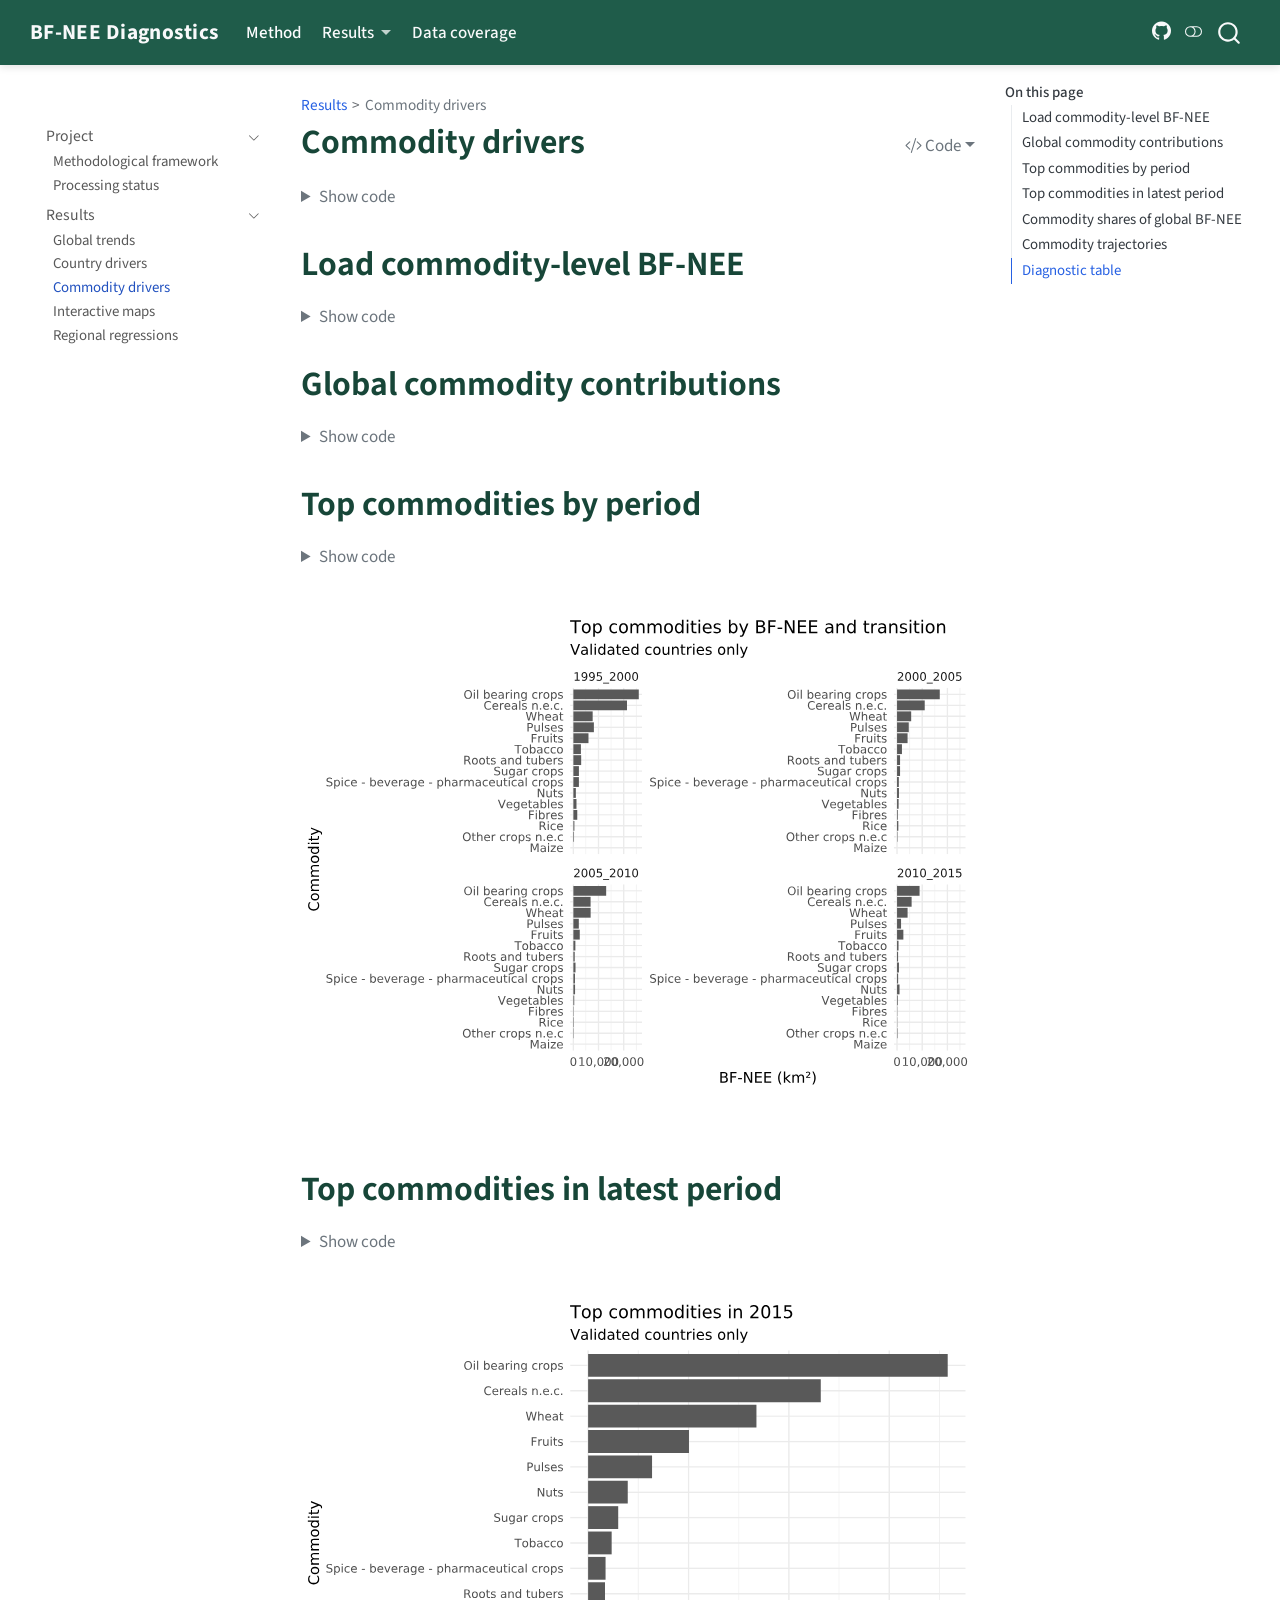
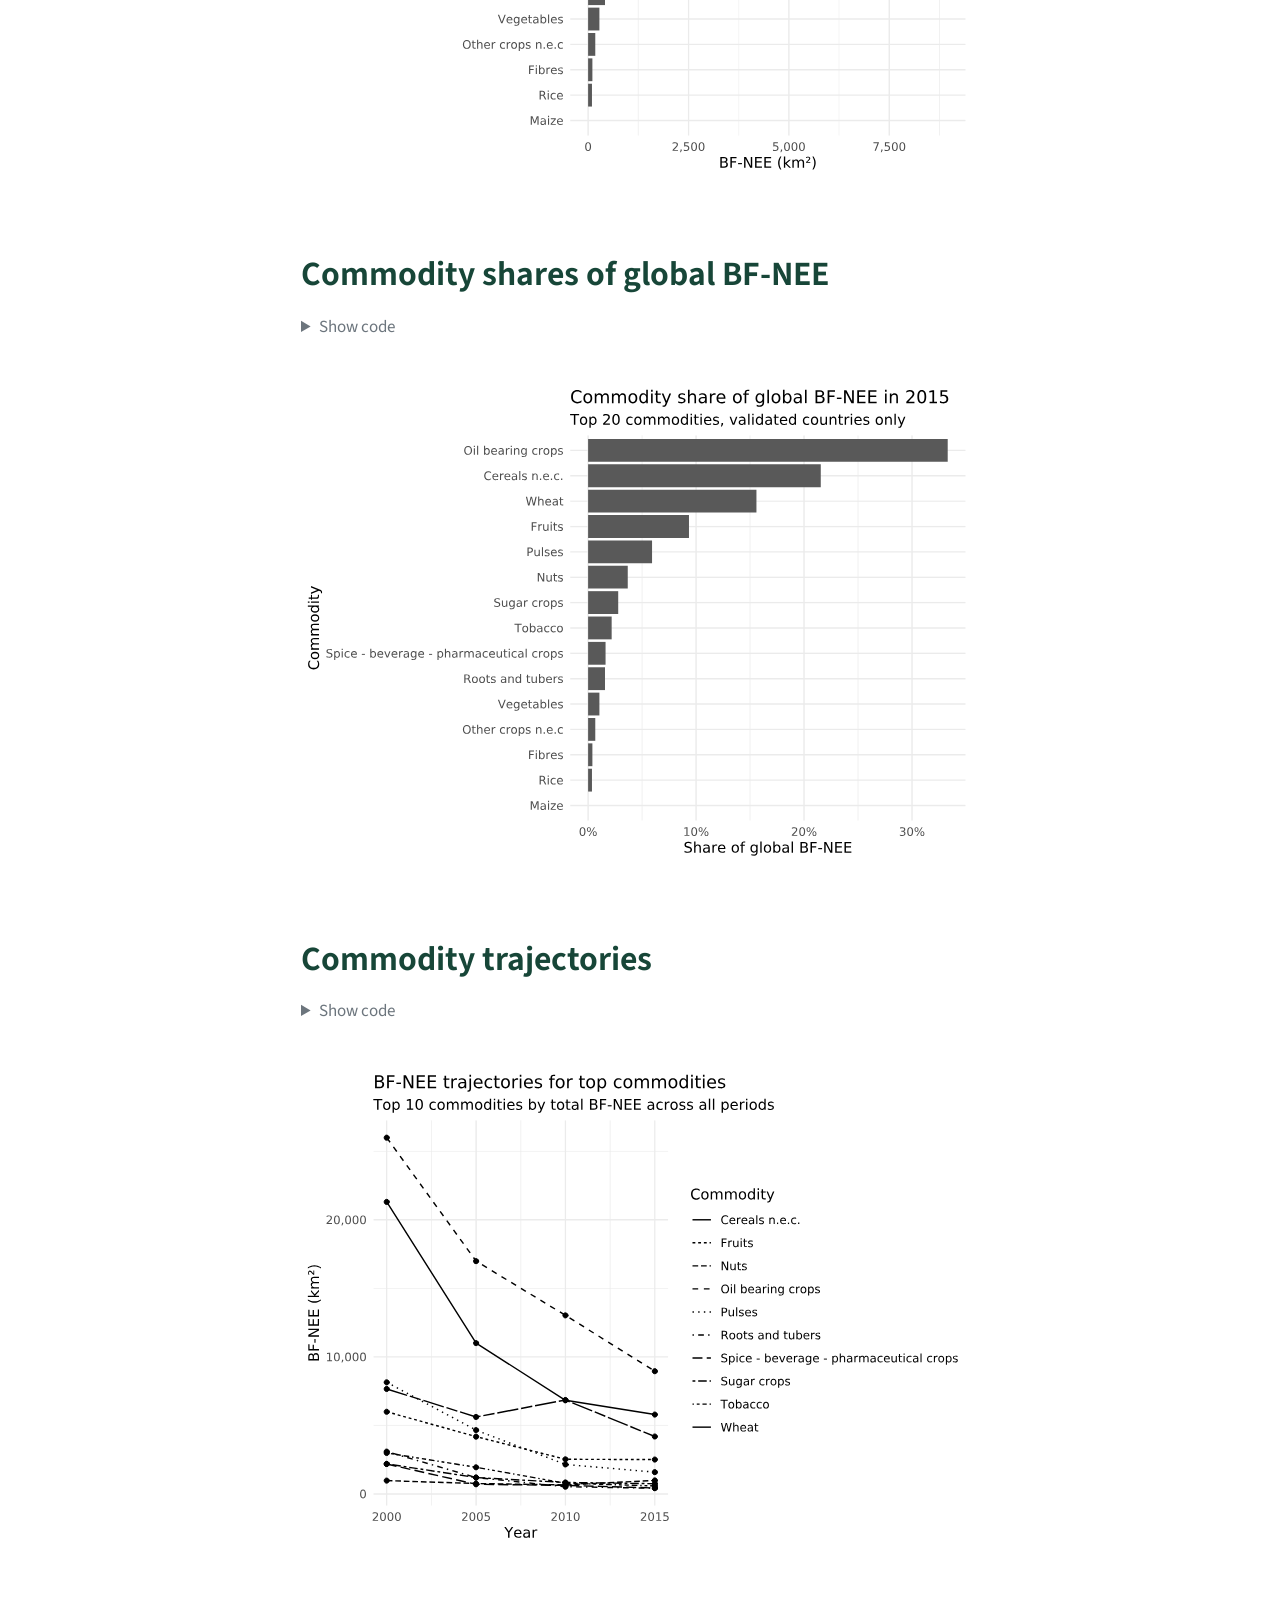
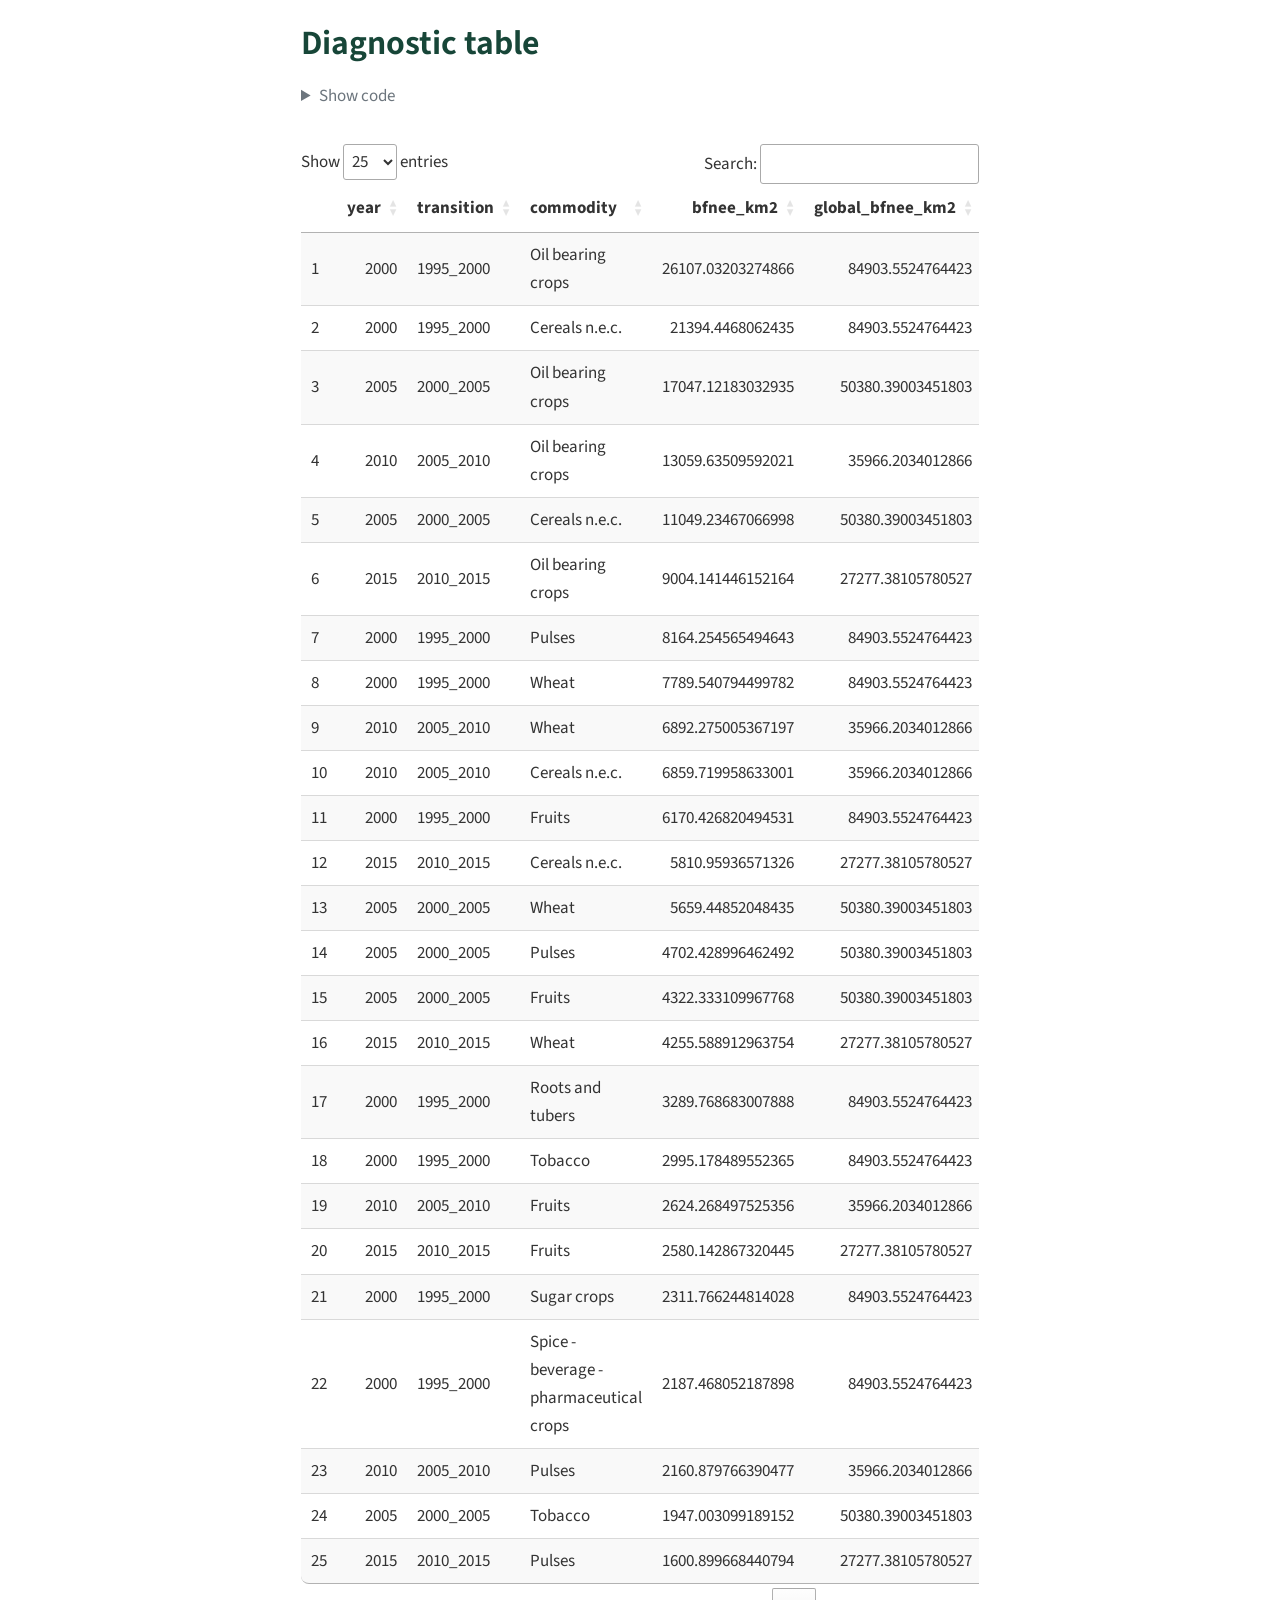
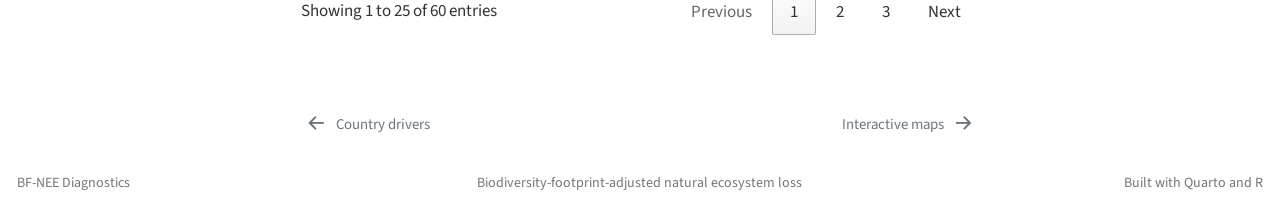
<file: docs/04_commodity_drivers.html>
<!DOCTYPE html>
<html xmlns="http://www.w3.org/1999/xhtml" lang="en" xml:lang="en"><head>

<meta charset="utf-8">
<meta name="generator" content="quarto-1.5.57">

<meta name="viewport" content="width=device-width, initial-scale=1.0, user-scalable=yes">


<title>Commodity drivers – BF-NEE Diagnostics</title>
<style>
code{white-space: pre-wrap;}
span.smallcaps{font-variant: small-caps;}
div.columns{display: flex; gap: min(4vw, 1.5em);}
div.column{flex: auto; overflow-x: auto;}
div.hanging-indent{margin-left: 1.5em; text-indent: -1.5em;}
ul.task-list{list-style: none;}
ul.task-list li input[type="checkbox"] {
  width: 0.8em;
  margin: 0 0.8em 0.2em -1em; /* quarto-specific, see https://github.com/quarto-dev/quarto-cli/issues/4556 */ 
  vertical-align: middle;
}
/* CSS for syntax highlighting */
pre > code.sourceCode { white-space: pre; position: relative; }
pre > code.sourceCode > span { line-height: 1.25; }
pre > code.sourceCode > span:empty { height: 1.2em; }
.sourceCode { overflow: visible; }
code.sourceCode > span { color: inherit; text-decoration: inherit; }
div.sourceCode { margin: 1em 0; }
pre.sourceCode { margin: 0; }
@media screen {
div.sourceCode { overflow: auto; }
}
@media print {
pre > code.sourceCode { white-space: pre-wrap; }
pre > code.sourceCode > span { display: inline-block; text-indent: -5em; padding-left: 5em; }
}
pre.numberSource code
  { counter-reset: source-line 0; }
pre.numberSource code > span
  { position: relative; left: -4em; counter-increment: source-line; }
pre.numberSource code > span > a:first-child::before
  { content: counter(source-line);
    position: relative; left: -1em; text-align: right; vertical-align: baseline;
    border: none; display: inline-block;
    -webkit-touch-callout: none; -webkit-user-select: none;
    -khtml-user-select: none; -moz-user-select: none;
    -ms-user-select: none; user-select: none;
    padding: 0 4px; width: 4em;
  }
pre.numberSource { margin-left: 3em;  padding-left: 4px; }
div.sourceCode
  {   }
@media screen {
pre > code.sourceCode > span > a:first-child::before { text-decoration: underline; }
}
</style>


<script src="site_libs/quarto-nav/quarto-nav.js"></script>
<script src="site_libs/clipboard/clipboard.min.js"></script>
<script src="site_libs/quarto-search/autocomplete.umd.js"></script>
<script src="site_libs/quarto-search/fuse.min.js"></script>
<script src="site_libs/quarto-search/quarto-search.js"></script>
<meta name="quarto:offset" content="./">
<link href="./05_maps.html" rel="next">
<link href="./03_country_drivers.html" rel="prev">
<script src="site_libs/quarto-html/quarto.js"></script>
<script src="site_libs/quarto-html/popper.min.js"></script>
<script src="site_libs/quarto-html/tippy.umd.min.js"></script>
<script src="site_libs/quarto-html/anchor.min.js"></script>
<link href="site_libs/quarto-html/tippy.css" rel="stylesheet">
<link href="site_libs/quarto-html/quarto-syntax-highlighting.css" rel="stylesheet" class="quarto-color-scheme" id="quarto-text-highlighting-styles">
<link href="site_libs/quarto-html/quarto-syntax-highlighting-dark.css" rel="prefetch" class="quarto-color-scheme quarto-color-alternate" id="quarto-text-highlighting-styles">
<script src="site_libs/bootstrap/bootstrap.min.js"></script>
<link href="site_libs/bootstrap/bootstrap-icons.css" rel="stylesheet">
<link href="site_libs/bootstrap/bootstrap.min.css" rel="stylesheet" class="quarto-color-scheme" id="quarto-bootstrap" data-mode="light">
<link href="site_libs/bootstrap/bootstrap-dark.min.css" rel="prefetch" class="quarto-color-scheme quarto-color-alternate" id="quarto-bootstrap" data-mode="dark">
<script id="quarto-search-options" type="application/json">{
  "location": "navbar",
  "copy-button": false,
  "collapse-after": 3,
  "panel-placement": "end",
  "type": "overlay",
  "limit": 50,
  "keyboard-shortcut": [
    "f",
    "/",
    "s"
  ],
  "show-item-context": false,
  "language": {
    "search-no-results-text": "No results",
    "search-matching-documents-text": "matching documents",
    "search-copy-link-title": "Copy link to search",
    "search-hide-matches-text": "Hide additional matches",
    "search-more-match-text": "more match in this document",
    "search-more-matches-text": "more matches in this document",
    "search-clear-button-title": "Clear",
    "search-text-placeholder": "",
    "search-detached-cancel-button-title": "Cancel",
    "search-submit-button-title": "Submit",
    "search-label": "Search"
  }
}</script>
<style>html{ scroll-behavior: smooth; }</style>
<link href="site_libs/htmltools-fill-0.5.8.1/fill.css" rel="stylesheet">
<script src="site_libs/htmlwidgets-1.6.4/htmlwidgets.js"></script>
<link href="site_libs/datatables-css-0.0.0/datatables-crosstalk.css" rel="stylesheet">
<script src="site_libs/datatables-binding-0.34.0/datatables.js"></script>
<script src="site_libs/jquery-3.6.0/jquery-3.6.0.min.js"></script>
<link href="site_libs/dt-core-1.13.6/css/jquery.dataTables.min.css" rel="stylesheet">
<link href="site_libs/dt-core-1.13.6/css/jquery.dataTables.extra.css" rel="stylesheet">
<script src="site_libs/dt-core-1.13.6/js/jquery.dataTables.min.js"></script>
<link href="site_libs/crosstalk-1.2.2/css/crosstalk.min.css" rel="stylesheet">
<script src="site_libs/crosstalk-1.2.2/js/crosstalk.min.js"></script>
<link href="site_libs/pagedtable-1.1/css/pagedtable.css" rel="stylesheet">
<script src="site_libs/pagedtable-1.1/js/pagedtable.js"></script>


<link rel="stylesheet" href="styles.css">
</head>

<body class="nav-sidebar floating nav-fixed">

<div id="quarto-search-results"></div>
  <header id="quarto-header" class="headroom fixed-top">
    <nav class="navbar navbar-expand-lg " data-bs-theme="dark">
      <div class="navbar-container container-fluid">
      <div class="navbar-brand-container mx-auto">
    <a class="navbar-brand" href="./index.html">
    <span class="navbar-title">BF-NEE Diagnostics</span>
    </a>
  </div>
            <div id="quarto-search" class="" title="Search"></div>
          <button class="navbar-toggler" type="button" data-bs-toggle="collapse" data-bs-target="#navbarCollapse" aria-controls="navbarCollapse" role="menu" aria-expanded="false" aria-label="Toggle navigation" onclick="if (window.quartoToggleHeadroom) { window.quartoToggleHeadroom(); }">
  <span class="navbar-toggler-icon"></span>
</button>
          <div class="collapse navbar-collapse" id="navbarCollapse">
            <ul class="navbar-nav navbar-nav-scroll me-auto">
  <li class="nav-item">
    <a class="nav-link active" href="./00_methodological_framework.html" aria-current="page"> 
<span class="menu-text">Method</span></a>
  </li>  
  <li class="nav-item dropdown ">
    <a class="nav-link dropdown-toggle" href="#" id="nav-menu-results" role="link" data-bs-toggle="dropdown" aria-expanded="false">
 <span class="menu-text">Results</span>
    </a>
    <ul class="dropdown-menu" aria-labelledby="nav-menu-results">    
        <li>
    <a class="dropdown-item" href="./02_global_trends.html">
 <span class="dropdown-text">Global trends</span></a>
  </li>  
        <li>
    <a class="dropdown-item" href="./03_country_drivers.html">
 <span class="dropdown-text">Country drivers</span></a>
  </li>  
        <li>
    <a class="dropdown-item" href="./04_commodity_drivers.html">
 <span class="dropdown-text">Commodity drivers</span></a>
  </li>  
        <li>
    <a class="dropdown-item" href="./05_maps.html">
 <span class="dropdown-text">Interactive maps</span></a>
  </li>  
        <li>
    <a class="dropdown-item" href="./06_regional_regressions.html">
 <span class="dropdown-text">Regional regressions</span></a>
  </li>  
    </ul>
  </li>
  <li class="nav-item">
    <a class="nav-link" href="./01_processing_status.html"> 
<span class="menu-text">Data coverage</span></a>
  </li>  
</ul>
            <ul class="navbar-nav navbar-nav-scroll ms-auto">
  <li class="nav-item compact">
    <a class="nav-link" href="https://github.com/sh33caqo/bf-nee-diagnostics"> <i class="bi bi-github" role="img" aria-label="GitHub repository">
</i> 
<span class="menu-text"></span></a>
  </li>  
</ul>
          </div> <!-- /navcollapse -->
            <div class="quarto-navbar-tools">
  <a href="" class="quarto-color-scheme-toggle quarto-navigation-tool  px-1" onclick="window.quartoToggleColorScheme(); return false;" title="Toggle dark mode"><i class="bi"></i></a>
</div>
      </div> <!-- /container-fluid -->
    </nav>
  <nav class="quarto-secondary-nav">
    <div class="container-fluid d-flex">
      <button type="button" class="quarto-btn-toggle btn" data-bs-toggle="collapse" role="button" data-bs-target=".quarto-sidebar-collapse-item" aria-controls="quarto-sidebar" aria-expanded="false" aria-label="Toggle sidebar navigation" onclick="if (window.quartoToggleHeadroom) { window.quartoToggleHeadroom(); }">
        <i class="bi bi-layout-text-sidebar-reverse"></i>
      </button>
        <nav class="quarto-page-breadcrumbs" aria-label="breadcrumb"><ol class="breadcrumb"><li class="breadcrumb-item"><a href="./02_global_trends.html">Results</a></li><li class="breadcrumb-item"><a href="./04_commodity_drivers.html">Commodity drivers</a></li></ol></nav>
        <a class="flex-grow-1" role="navigation" data-bs-toggle="collapse" data-bs-target=".quarto-sidebar-collapse-item" aria-controls="quarto-sidebar" aria-expanded="false" aria-label="Toggle sidebar navigation" onclick="if (window.quartoToggleHeadroom) { window.quartoToggleHeadroom(); }">      
        </a>
      <button type="button" class="btn quarto-search-button" aria-label="Search" onclick="window.quartoOpenSearch();">
        <i class="bi bi-search"></i>
      </button>
    </div>
  </nav>
</header>
<!-- content -->
<div id="quarto-content" class="quarto-container page-columns page-rows-contents page-layout-article page-navbar">
<!-- sidebar -->
  <nav id="quarto-sidebar" class="sidebar collapse collapse-horizontal quarto-sidebar-collapse-item sidebar-navigation floating overflow-auto">
        <div class="mt-2 flex-shrink-0 align-items-center">
        <div class="sidebar-search">
        <div id="quarto-search" class="" title="Search"></div>
        </div>
        </div>
    <div class="sidebar-menu-container"> 
    <ul class="list-unstyled mt-1">
        <li class="sidebar-item sidebar-item-section">
      <div class="sidebar-item-container"> 
            <a class="sidebar-item-text sidebar-link text-start" data-bs-toggle="collapse" data-bs-target="#quarto-sidebar-section-1" role="navigation" aria-expanded="true">
 <span class="menu-text">Project</span></a>
          <a class="sidebar-item-toggle text-start" data-bs-toggle="collapse" data-bs-target="#quarto-sidebar-section-1" role="navigation" aria-expanded="true" aria-label="Toggle section">
            <i class="bi bi-chevron-right ms-2"></i>
          </a> 
      </div>
      <ul id="quarto-sidebar-section-1" class="collapse list-unstyled sidebar-section depth1 show">  
          <li class="sidebar-item">
  <div class="sidebar-item-container"> 
  <a href="./00_methodological_framework.html" class="sidebar-item-text sidebar-link">
 <span class="menu-text">Methodological framework</span></a>
  </div>
</li>
          <li class="sidebar-item">
  <div class="sidebar-item-container"> 
  <a href="./01_processing_status.html" class="sidebar-item-text sidebar-link">
 <span class="menu-text">Processing status</span></a>
  </div>
</li>
      </ul>
  </li>
        <li class="sidebar-item sidebar-item-section">
      <div class="sidebar-item-container"> 
            <a class="sidebar-item-text sidebar-link text-start" data-bs-toggle="collapse" data-bs-target="#quarto-sidebar-section-2" role="navigation" aria-expanded="true">
 <span class="menu-text">Results</span></a>
          <a class="sidebar-item-toggle text-start" data-bs-toggle="collapse" data-bs-target="#quarto-sidebar-section-2" role="navigation" aria-expanded="true" aria-label="Toggle section">
            <i class="bi bi-chevron-right ms-2"></i>
          </a> 
      </div>
      <ul id="quarto-sidebar-section-2" class="collapse list-unstyled sidebar-section depth1 show">  
          <li class="sidebar-item">
  <div class="sidebar-item-container"> 
  <a href="./02_global_trends.html" class="sidebar-item-text sidebar-link">
 <span class="menu-text">Global trends</span></a>
  </div>
</li>
          <li class="sidebar-item">
  <div class="sidebar-item-container"> 
  <a href="./03_country_drivers.html" class="sidebar-item-text sidebar-link">
 <span class="menu-text">Country drivers</span></a>
  </div>
</li>
          <li class="sidebar-item">
  <div class="sidebar-item-container"> 
  <a href="./04_commodity_drivers.html" class="sidebar-item-text sidebar-link active">
 <span class="menu-text">Commodity drivers</span></a>
  </div>
</li>
          <li class="sidebar-item">
  <div class="sidebar-item-container"> 
  <a href="./05_maps.html" class="sidebar-item-text sidebar-link">
 <span class="menu-text">Interactive maps</span></a>
  </div>
</li>
          <li class="sidebar-item">
  <div class="sidebar-item-container"> 
  <a href="./06_regional_regressions.html" class="sidebar-item-text sidebar-link">
 <span class="menu-text">Regional regressions</span></a>
  </div>
</li>
      </ul>
  </li>
    </ul>
    </div>
</nav>
<div id="quarto-sidebar-glass" class="quarto-sidebar-collapse-item" data-bs-toggle="collapse" data-bs-target=".quarto-sidebar-collapse-item"></div>
<!-- margin-sidebar -->
    <div id="quarto-margin-sidebar" class="sidebar margin-sidebar">
        <nav id="TOC" role="doc-toc" class="toc-active">
    <h2 id="toc-title">On this page</h2>
   
  <ul>
  <li><a href="#load-commodity-level-bf-nee" id="toc-load-commodity-level-bf-nee" class="nav-link active" data-scroll-target="#load-commodity-level-bf-nee">Load commodity-level BF-NEE</a></li>
  <li><a href="#global-commodity-contributions" id="toc-global-commodity-contributions" class="nav-link" data-scroll-target="#global-commodity-contributions">Global commodity contributions</a></li>
  <li><a href="#top-commodities-by-period" id="toc-top-commodities-by-period" class="nav-link" data-scroll-target="#top-commodities-by-period">Top commodities by period</a></li>
  <li><a href="#top-commodities-in-latest-period" id="toc-top-commodities-in-latest-period" class="nav-link" data-scroll-target="#top-commodities-in-latest-period">Top commodities in latest period</a></li>
  <li><a href="#commodity-shares-of-global-bf-nee" id="toc-commodity-shares-of-global-bf-nee" class="nav-link" data-scroll-target="#commodity-shares-of-global-bf-nee">Commodity shares of global BF-NEE</a></li>
  <li><a href="#commodity-trajectories" id="toc-commodity-trajectories" class="nav-link" data-scroll-target="#commodity-trajectories">Commodity trajectories</a></li>
  <li><a href="#diagnostic-table" id="toc-diagnostic-table" class="nav-link" data-scroll-target="#diagnostic-table">Diagnostic table</a></li>
  </ul>
</nav>
    </div>
<!-- main -->
<main class="content" id="quarto-document-content">

<header id="title-block-header" class="quarto-title-block default"><nav class="quarto-page-breadcrumbs quarto-title-breadcrumbs d-none d-lg-block" aria-label="breadcrumb"><ol class="breadcrumb"><li class="breadcrumb-item"><a href="./02_global_trends.html">Results</a></li><li class="breadcrumb-item"><a href="./04_commodity_drivers.html">Commodity drivers</a></li></ol></nav>
<div class="quarto-title">
<div class="quarto-title-block"><div><h1 class="title">Commodity drivers</h1><button type="button" class="btn code-tools-button dropdown-toggle" id="quarto-code-tools-menu" data-bs-toggle="dropdown" aria-expanded="false"><i class="bi"></i> Code</button><ul class="dropdown-menu dropdown-menu-end" aria-labelelledby="quarto-code-tools-menu"><li><a id="quarto-show-all-code" class="dropdown-item" href="javascript:void(0)" role="button">Show All Code</a></li><li><a id="quarto-hide-all-code" class="dropdown-item" href="javascript:void(0)" role="button">Hide All Code</a></li><li><hr class="dropdown-divider"></li><li><a id="quarto-view-source" class="dropdown-item" href="javascript:void(0)" role="button">View Source</a></li></ul></div></div>
</div>



<div class="quarto-title-meta">

    
  
    
  </div>
  


</header>


<div class="cell">
<details class="code-fold">
<summary>Show code</summary>
<div class="sourceCode cell-code" id="cb1"><pre class="sourceCode r code-with-copy"><code class="sourceCode r"><span id="cb1-1"><a href="#cb1-1" aria-hidden="true" tabindex="-1"></a><span class="fu">library</span>(dplyr)</span>
<span id="cb1-2"><a href="#cb1-2" aria-hidden="true" tabindex="-1"></a><span class="fu">library</span>(readr)</span>
<span id="cb1-3"><a href="#cb1-3" aria-hidden="true" tabindex="-1"></a><span class="fu">library</span>(tidyr)</span>
<span id="cb1-4"><a href="#cb1-4" aria-hidden="true" tabindex="-1"></a><span class="fu">library</span>(ggplot2)</span>
<span id="cb1-5"><a href="#cb1-5" aria-hidden="true" tabindex="-1"></a><span class="fu">library</span>(scales)</span>
<span id="cb1-6"><a href="#cb1-6" aria-hidden="true" tabindex="-1"></a><span class="fu">library</span>(DT)</span>
<span id="cb1-7"><a href="#cb1-7" aria-hidden="true" tabindex="-1"></a></span>
<span id="cb1-8"><a href="#cb1-8" aria-hidden="true" tabindex="-1"></a>dir_diag <span class="ot">&lt;-</span> <span class="st">"~/Symobio/Data/Processed/BF_NEE_Diagnostics"</span></span>
<span id="cb1-9"><a href="#cb1-9" aria-hidden="true" tabindex="-1"></a>dir_bf <span class="ot">&lt;-</span> <span class="st">"~/Symobio/Data/Processed/BF_NEE_Countries"</span></span>
<span id="cb1-10"><a href="#cb1-10" aria-hidden="true" tabindex="-1"></a></span>
<span id="cb1-11"><a href="#cb1-11" aria-hidden="true" tabindex="-1"></a>valid <span class="ot">&lt;-</span> <span class="fu">read_csv</span>(</span>
<span id="cb1-12"><a href="#cb1-12" aria-hidden="true" tabindex="-1"></a>  <span class="fu">file.path</span>(dir_diag, <span class="st">"bfnee_valid_countries.csv"</span>),</span>
<span id="cb1-13"><a href="#cb1-13" aria-hidden="true" tabindex="-1"></a>  <span class="at">show_col_types =</span> <span class="cn">FALSE</span></span>
<span id="cb1-14"><a href="#cb1-14" aria-hidden="true" tabindex="-1"></a>)</span>
<span id="cb1-15"><a href="#cb1-15" aria-hidden="true" tabindex="-1"></a></span>
<span id="cb1-16"><a href="#cb1-16" aria-hidden="true" tabindex="-1"></a>valid_iso3 <span class="ot">&lt;-</span> valid <span class="sc">%&gt;%</span></span>
<span id="cb1-17"><a href="#cb1-17" aria-hidden="true" tabindex="-1"></a>  <span class="fu">filter</span>(valid_for_analysis) <span class="sc">%&gt;%</span></span>
<span id="cb1-18"><a href="#cb1-18" aria-hidden="true" tabindex="-1"></a>  <span class="fu">pull</span>(iso3)</span></code><button title="Copy to Clipboard" class="code-copy-button"><i class="bi"></i></button></pre></div>
</details>
</div>
<section id="load-commodity-level-bf-nee" class="level1">
<h1>Load commodity-level BF-NEE</h1>
<div class="cell">
<details class="code-fold">
<summary>Show code</summary>
<div class="sourceCode cell-code" id="cb2"><pre class="sourceCode r code-with-copy"><code class="sourceCode r"><span id="cb2-1"><a href="#cb2-1" aria-hidden="true" tabindex="-1"></a>read_commodity_bf <span class="ot">&lt;-</span> <span class="cf">function</span>(iso3) {</span>
<span id="cb2-2"><a href="#cb2-2" aria-hidden="true" tabindex="-1"></a>  </span>
<span id="cb2-3"><a href="#cb2-3" aria-hidden="true" tabindex="-1"></a>  iso3_lower <span class="ot">&lt;-</span> <span class="fu">tolower</span>(iso3)</span>
<span id="cb2-4"><a href="#cb2-4" aria-hidden="true" tabindex="-1"></a>  dir_country <span class="ot">&lt;-</span> <span class="fu">file.path</span>(dir_bf, iso3)</span>
<span id="cb2-5"><a href="#cb2-5" aria-hidden="true" tabindex="-1"></a>  </span>
<span id="cb2-6"><a href="#cb2-6" aria-hidden="true" tabindex="-1"></a>  files <span class="ot">&lt;-</span> <span class="fu">list.files</span>(</span>
<span id="cb2-7"><a href="#cb2-7" aria-hidden="true" tabindex="-1"></a>    dir_country,</span>
<span id="cb2-8"><a href="#cb2-8" aria-hidden="true" tabindex="-1"></a>    <span class="at">pattern =</span> <span class="fu">paste0</span>(<span class="st">"^BF_NEE_by_commodity_"</span>, iso3_lower, <span class="st">"_.*</span><span class="sc">\\</span><span class="st">.csv$"</span>),</span>
<span id="cb2-9"><a href="#cb2-9" aria-hidden="true" tabindex="-1"></a>    <span class="at">full.names =</span> <span class="cn">TRUE</span></span>
<span id="cb2-10"><a href="#cb2-10" aria-hidden="true" tabindex="-1"></a>  )</span>
<span id="cb2-11"><a href="#cb2-11" aria-hidden="true" tabindex="-1"></a>  </span>
<span id="cb2-12"><a href="#cb2-12" aria-hidden="true" tabindex="-1"></a>  <span class="cf">if</span> (<span class="fu">length</span>(files) <span class="sc">==</span> <span class="dv">0</span>) {</span>
<span id="cb2-13"><a href="#cb2-13" aria-hidden="true" tabindex="-1"></a>    <span class="fu">return</span>(<span class="cn">NULL</span>)</span>
<span id="cb2-14"><a href="#cb2-14" aria-hidden="true" tabindex="-1"></a>  }</span>
<span id="cb2-15"><a href="#cb2-15" aria-hidden="true" tabindex="-1"></a>  </span>
<span id="cb2-16"><a href="#cb2-16" aria-hidden="true" tabindex="-1"></a>  <span class="fu">bind_rows</span>(<span class="fu">lapply</span>(files, <span class="cf">function</span>(f) {</span>
<span id="cb2-17"><a href="#cb2-17" aria-hidden="true" tabindex="-1"></a>    x <span class="ot">&lt;-</span> <span class="fu">read_csv</span>(f, <span class="at">show_col_types =</span> <span class="cn">FALSE</span>)</span>
<span id="cb2-18"><a href="#cb2-18" aria-hidden="true" tabindex="-1"></a>    x<span class="sc">$</span>source_file <span class="ot">&lt;-</span> <span class="fu">basename</span>(f)</span>
<span id="cb2-19"><a href="#cb2-19" aria-hidden="true" tabindex="-1"></a>    x</span>
<span id="cb2-20"><a href="#cb2-20" aria-hidden="true" tabindex="-1"></a>  }))</span>
<span id="cb2-21"><a href="#cb2-21" aria-hidden="true" tabindex="-1"></a>}</span>
<span id="cb2-22"><a href="#cb2-22" aria-hidden="true" tabindex="-1"></a></span>
<span id="cb2-23"><a href="#cb2-23" aria-hidden="true" tabindex="-1"></a>commodity_raw <span class="ot">&lt;-</span> <span class="fu">bind_rows</span>(</span>
<span id="cb2-24"><a href="#cb2-24" aria-hidden="true" tabindex="-1"></a>  <span class="fu">lapply</span>(valid_iso3, read_commodity_bf)</span>
<span id="cb2-25"><a href="#cb2-25" aria-hidden="true" tabindex="-1"></a>)</span>
<span id="cb2-26"><a href="#cb2-26" aria-hidden="true" tabindex="-1"></a></span>
<span id="cb2-27"><a href="#cb2-27" aria-hidden="true" tabindex="-1"></a>commodity_bf <span class="ot">&lt;-</span> commodity_raw <span class="sc">%&gt;%</span></span>
<span id="cb2-28"><a href="#cb2-28" aria-hidden="true" tabindex="-1"></a>  <span class="fu">filter</span>(<span class="sc">!</span><span class="fu">is.na</span>(BF_NEE_commodity))</span></code><button title="Copy to Clipboard" class="code-copy-button"><i class="bi"></i></button></pre></div>
</details>
</div>
</section>
<section id="global-commodity-contributions" class="level1">
<h1>Global commodity contributions</h1>
<div class="cell">
<details class="code-fold">
<summary>Show code</summary>
<div class="sourceCode cell-code" id="cb3"><pre class="sourceCode r code-with-copy"><code class="sourceCode r"><span id="cb3-1"><a href="#cb3-1" aria-hidden="true" tabindex="-1"></a>commodity_global <span class="ot">&lt;-</span> commodity_bf <span class="sc">%&gt;%</span></span>
<span id="cb3-2"><a href="#cb3-2" aria-hidden="true" tabindex="-1"></a>  <span class="fu">group_by</span>(year, transition, commodity) <span class="sc">%&gt;%</span></span>
<span id="cb3-3"><a href="#cb3-3" aria-hidden="true" tabindex="-1"></a>  <span class="fu">summarise</span>(</span>
<span id="cb3-4"><a href="#cb3-4" aria-hidden="true" tabindex="-1"></a>    <span class="at">bfnee_km2 =</span> <span class="fu">sum</span>(BF_NEE_commodity, <span class="at">na.rm =</span> <span class="cn">TRUE</span>),</span>
<span id="cb3-5"><a href="#cb3-5" aria-hidden="true" tabindex="-1"></a>    <span class="at">.groups =</span> <span class="st">"drop"</span></span>
<span id="cb3-6"><a href="#cb3-6" aria-hidden="true" tabindex="-1"></a>  )</span>
<span id="cb3-7"><a href="#cb3-7" aria-hidden="true" tabindex="-1"></a></span>
<span id="cb3-8"><a href="#cb3-8" aria-hidden="true" tabindex="-1"></a>commodity_global_total <span class="ot">&lt;-</span> commodity_global <span class="sc">%&gt;%</span></span>
<span id="cb3-9"><a href="#cb3-9" aria-hidden="true" tabindex="-1"></a>  <span class="fu">group_by</span>(year, transition) <span class="sc">%&gt;%</span></span>
<span id="cb3-10"><a href="#cb3-10" aria-hidden="true" tabindex="-1"></a>  <span class="fu">summarise</span>(</span>
<span id="cb3-11"><a href="#cb3-11" aria-hidden="true" tabindex="-1"></a>    <span class="at">global_bfnee_km2 =</span> <span class="fu">sum</span>(bfnee_km2, <span class="at">na.rm =</span> <span class="cn">TRUE</span>),</span>
<span id="cb3-12"><a href="#cb3-12" aria-hidden="true" tabindex="-1"></a>    <span class="at">.groups =</span> <span class="st">"drop"</span></span>
<span id="cb3-13"><a href="#cb3-13" aria-hidden="true" tabindex="-1"></a>  )</span>
<span id="cb3-14"><a href="#cb3-14" aria-hidden="true" tabindex="-1"></a></span>
<span id="cb3-15"><a href="#cb3-15" aria-hidden="true" tabindex="-1"></a>commodity_global <span class="ot">&lt;-</span> commodity_global <span class="sc">%&gt;%</span></span>
<span id="cb3-16"><a href="#cb3-16" aria-hidden="true" tabindex="-1"></a>  <span class="fu">left_join</span>(</span>
<span id="cb3-17"><a href="#cb3-17" aria-hidden="true" tabindex="-1"></a>    commodity_global_total,</span>
<span id="cb3-18"><a href="#cb3-18" aria-hidden="true" tabindex="-1"></a>    <span class="at">by =</span> <span class="fu">c</span>(<span class="st">"year"</span>, <span class="st">"transition"</span>)</span>
<span id="cb3-19"><a href="#cb3-19" aria-hidden="true" tabindex="-1"></a>  ) <span class="sc">%&gt;%</span></span>
<span id="cb3-20"><a href="#cb3-20" aria-hidden="true" tabindex="-1"></a>  <span class="fu">mutate</span>(</span>
<span id="cb3-21"><a href="#cb3-21" aria-hidden="true" tabindex="-1"></a>    <span class="at">share_global_bfnee =</span> bfnee_km2 <span class="sc">/</span> global_bfnee_km2</span>
<span id="cb3-22"><a href="#cb3-22" aria-hidden="true" tabindex="-1"></a>  )</span></code><button title="Copy to Clipboard" class="code-copy-button"><i class="bi"></i></button></pre></div>
</details>
</div>
</section>
<section id="top-commodities-by-period" class="level1">
<h1>Top commodities by period</h1>
<div class="cell">
<details class="code-fold">
<summary>Show code</summary>
<div class="sourceCode cell-code" id="cb4"><pre class="sourceCode r code-with-copy"><code class="sourceCode r"><span id="cb4-1"><a href="#cb4-1" aria-hidden="true" tabindex="-1"></a>top_commodities_by_period <span class="ot">&lt;-</span> commodity_global <span class="sc">%&gt;%</span></span>
<span id="cb4-2"><a href="#cb4-2" aria-hidden="true" tabindex="-1"></a>  <span class="fu">group_by</span>(year, transition) <span class="sc">%&gt;%</span></span>
<span id="cb4-3"><a href="#cb4-3" aria-hidden="true" tabindex="-1"></a>  <span class="fu">slice_max</span>(bfnee_km2, <span class="at">n =</span> <span class="dv">15</span>, <span class="at">with_ties =</span> <span class="cn">FALSE</span>) <span class="sc">%&gt;%</span></span>
<span id="cb4-4"><a href="#cb4-4" aria-hidden="true" tabindex="-1"></a>  <span class="fu">ungroup</span>()</span>
<span id="cb4-5"><a href="#cb4-5" aria-hidden="true" tabindex="-1"></a></span>
<span id="cb4-6"><a href="#cb4-6" aria-hidden="true" tabindex="-1"></a><span class="fu">ggplot</span>(</span>
<span id="cb4-7"><a href="#cb4-7" aria-hidden="true" tabindex="-1"></a>  top_commodities_by_period,</span>
<span id="cb4-8"><a href="#cb4-8" aria-hidden="true" tabindex="-1"></a>  <span class="fu">aes</span>(</span>
<span id="cb4-9"><a href="#cb4-9" aria-hidden="true" tabindex="-1"></a>    <span class="at">x =</span> <span class="fu">reorder</span>(commodity, bfnee_km2),</span>
<span id="cb4-10"><a href="#cb4-10" aria-hidden="true" tabindex="-1"></a>    <span class="at">y =</span> bfnee_km2</span>
<span id="cb4-11"><a href="#cb4-11" aria-hidden="true" tabindex="-1"></a>  )</span>
<span id="cb4-12"><a href="#cb4-12" aria-hidden="true" tabindex="-1"></a>) <span class="sc">+</span></span>
<span id="cb4-13"><a href="#cb4-13" aria-hidden="true" tabindex="-1"></a>  <span class="fu">geom_col</span>() <span class="sc">+</span></span>
<span id="cb4-14"><a href="#cb4-14" aria-hidden="true" tabindex="-1"></a>  <span class="fu">coord_flip</span>() <span class="sc">+</span></span>
<span id="cb4-15"><a href="#cb4-15" aria-hidden="true" tabindex="-1"></a>  <span class="fu">facet_wrap</span>(<span class="sc">~</span> transition, <span class="at">scales =</span> <span class="st">"free_y"</span>) <span class="sc">+</span></span>
<span id="cb4-16"><a href="#cb4-16" aria-hidden="true" tabindex="-1"></a>  <span class="fu">scale_y_continuous</span>(<span class="at">labels =</span> comma) <span class="sc">+</span></span>
<span id="cb4-17"><a href="#cb4-17" aria-hidden="true" tabindex="-1"></a>  <span class="fu">labs</span>(</span>
<span id="cb4-18"><a href="#cb4-18" aria-hidden="true" tabindex="-1"></a>    <span class="at">title =</span> <span class="st">"Top commodities by BF-NEE and transition"</span>,</span>
<span id="cb4-19"><a href="#cb4-19" aria-hidden="true" tabindex="-1"></a>    <span class="at">subtitle =</span> <span class="st">"Validated countries only"</span>,</span>
<span id="cb4-20"><a href="#cb4-20" aria-hidden="true" tabindex="-1"></a>    <span class="at">x =</span> <span class="st">"Commodity"</span>,</span>
<span id="cb4-21"><a href="#cb4-21" aria-hidden="true" tabindex="-1"></a>    <span class="at">y =</span> <span class="st">"BF-NEE (km²)"</span></span>
<span id="cb4-22"><a href="#cb4-22" aria-hidden="true" tabindex="-1"></a>  ) <span class="sc">+</span></span>
<span id="cb4-23"><a href="#cb4-23" aria-hidden="true" tabindex="-1"></a>  <span class="fu">theme_minimal</span>()</span></code><button title="Copy to Clipboard" class="code-copy-button"><i class="bi"></i></button></pre></div>
</details>
<div class="cell-output-display">
<div>
<figure class="figure">
<p><img src="04_commodity_drivers_files/figure-html/unnamed-chunk-4-1.svg" class="img-fluid figure-img" width="672"></p>
</figure>
</div>
</div>
</div>
</section>
<section id="top-commodities-in-latest-period" class="level1">
<h1>Top commodities in latest period</h1>
<div class="cell">
<details class="code-fold">
<summary>Show code</summary>
<div class="sourceCode cell-code" id="cb5"><pre class="sourceCode r code-with-copy"><code class="sourceCode r"><span id="cb5-1"><a href="#cb5-1" aria-hidden="true" tabindex="-1"></a>latest_year <span class="ot">&lt;-</span> <span class="fu">max</span>(commodity_global<span class="sc">$</span>year, <span class="at">na.rm =</span> <span class="cn">TRUE</span>)</span>
<span id="cb5-2"><a href="#cb5-2" aria-hidden="true" tabindex="-1"></a></span>
<span id="cb5-3"><a href="#cb5-3" aria-hidden="true" tabindex="-1"></a>top_latest <span class="ot">&lt;-</span> commodity_global <span class="sc">%&gt;%</span></span>
<span id="cb5-4"><a href="#cb5-4" aria-hidden="true" tabindex="-1"></a>  <span class="fu">filter</span>(year <span class="sc">==</span> latest_year) <span class="sc">%&gt;%</span></span>
<span id="cb5-5"><a href="#cb5-5" aria-hidden="true" tabindex="-1"></a>  <span class="fu">arrange</span>(<span class="fu">desc</span>(bfnee_km2)) <span class="sc">%&gt;%</span></span>
<span id="cb5-6"><a href="#cb5-6" aria-hidden="true" tabindex="-1"></a>  <span class="fu">slice_head</span>(<span class="at">n =</span> <span class="dv">20</span>)</span>
<span id="cb5-7"><a href="#cb5-7" aria-hidden="true" tabindex="-1"></a></span>
<span id="cb5-8"><a href="#cb5-8" aria-hidden="true" tabindex="-1"></a><span class="fu">ggplot</span>(</span>
<span id="cb5-9"><a href="#cb5-9" aria-hidden="true" tabindex="-1"></a>  top_latest,</span>
<span id="cb5-10"><a href="#cb5-10" aria-hidden="true" tabindex="-1"></a>  <span class="fu">aes</span>(</span>
<span id="cb5-11"><a href="#cb5-11" aria-hidden="true" tabindex="-1"></a>    <span class="at">x =</span> <span class="fu">reorder</span>(commodity, bfnee_km2),</span>
<span id="cb5-12"><a href="#cb5-12" aria-hidden="true" tabindex="-1"></a>    <span class="at">y =</span> bfnee_km2</span>
<span id="cb5-13"><a href="#cb5-13" aria-hidden="true" tabindex="-1"></a>  )</span>
<span id="cb5-14"><a href="#cb5-14" aria-hidden="true" tabindex="-1"></a>) <span class="sc">+</span></span>
<span id="cb5-15"><a href="#cb5-15" aria-hidden="true" tabindex="-1"></a>  <span class="fu">geom_col</span>() <span class="sc">+</span></span>
<span id="cb5-16"><a href="#cb5-16" aria-hidden="true" tabindex="-1"></a>  <span class="fu">coord_flip</span>() <span class="sc">+</span></span>
<span id="cb5-17"><a href="#cb5-17" aria-hidden="true" tabindex="-1"></a>  <span class="fu">scale_y_continuous</span>(<span class="at">labels =</span> comma) <span class="sc">+</span></span>
<span id="cb5-18"><a href="#cb5-18" aria-hidden="true" tabindex="-1"></a>  <span class="fu">labs</span>(</span>
<span id="cb5-19"><a href="#cb5-19" aria-hidden="true" tabindex="-1"></a>    <span class="at">title =</span> <span class="fu">paste</span>(<span class="st">"Top commodities in"</span>, latest_year),</span>
<span id="cb5-20"><a href="#cb5-20" aria-hidden="true" tabindex="-1"></a>    <span class="at">subtitle =</span> <span class="st">"Validated countries only"</span>,</span>
<span id="cb5-21"><a href="#cb5-21" aria-hidden="true" tabindex="-1"></a>    <span class="at">x =</span> <span class="st">"Commodity"</span>,</span>
<span id="cb5-22"><a href="#cb5-22" aria-hidden="true" tabindex="-1"></a>    <span class="at">y =</span> <span class="st">"BF-NEE (km²)"</span></span>
<span id="cb5-23"><a href="#cb5-23" aria-hidden="true" tabindex="-1"></a>  ) <span class="sc">+</span></span>
<span id="cb5-24"><a href="#cb5-24" aria-hidden="true" tabindex="-1"></a>  <span class="fu">theme_minimal</span>()</span></code><button title="Copy to Clipboard" class="code-copy-button"><i class="bi"></i></button></pre></div>
</details>
<div class="cell-output-display">
<div>
<figure class="figure">
<p><img src="04_commodity_drivers_files/figure-html/unnamed-chunk-5-1.svg" class="img-fluid figure-img" width="672"></p>
</figure>
</div>
</div>
</div>
</section>
<section id="commodity-shares-of-global-bf-nee" class="level1">
<h1>Commodity shares of global BF-NEE</h1>
<div class="cell">
<details class="code-fold">
<summary>Show code</summary>
<div class="sourceCode cell-code" id="cb6"><pre class="sourceCode r code-with-copy"><code class="sourceCode r"><span id="cb6-1"><a href="#cb6-1" aria-hidden="true" tabindex="-1"></a><span class="fu">ggplot</span>(</span>
<span id="cb6-2"><a href="#cb6-2" aria-hidden="true" tabindex="-1"></a>  top_latest,</span>
<span id="cb6-3"><a href="#cb6-3" aria-hidden="true" tabindex="-1"></a>  <span class="fu">aes</span>(</span>
<span id="cb6-4"><a href="#cb6-4" aria-hidden="true" tabindex="-1"></a>    <span class="at">x =</span> <span class="fu">reorder</span>(commodity, share_global_bfnee),</span>
<span id="cb6-5"><a href="#cb6-5" aria-hidden="true" tabindex="-1"></a>    <span class="at">y =</span> share_global_bfnee</span>
<span id="cb6-6"><a href="#cb6-6" aria-hidden="true" tabindex="-1"></a>  )</span>
<span id="cb6-7"><a href="#cb6-7" aria-hidden="true" tabindex="-1"></a>) <span class="sc">+</span></span>
<span id="cb6-8"><a href="#cb6-8" aria-hidden="true" tabindex="-1"></a>  <span class="fu">geom_col</span>() <span class="sc">+</span></span>
<span id="cb6-9"><a href="#cb6-9" aria-hidden="true" tabindex="-1"></a>  <span class="fu">coord_flip</span>() <span class="sc">+</span></span>
<span id="cb6-10"><a href="#cb6-10" aria-hidden="true" tabindex="-1"></a>  <span class="fu">scale_y_continuous</span>(<span class="at">labels =</span> <span class="fu">percent_format</span>(<span class="at">accuracy =</span> <span class="dv">1</span>)) <span class="sc">+</span></span>
<span id="cb6-11"><a href="#cb6-11" aria-hidden="true" tabindex="-1"></a>  <span class="fu">labs</span>(</span>
<span id="cb6-12"><a href="#cb6-12" aria-hidden="true" tabindex="-1"></a>    <span class="at">title =</span> <span class="fu">paste</span>(<span class="st">"Commodity share of global BF-NEE in"</span>, latest_year),</span>
<span id="cb6-13"><a href="#cb6-13" aria-hidden="true" tabindex="-1"></a>    <span class="at">subtitle =</span> <span class="st">"Top 20 commodities, validated countries only"</span>,</span>
<span id="cb6-14"><a href="#cb6-14" aria-hidden="true" tabindex="-1"></a>    <span class="at">x =</span> <span class="st">"Commodity"</span>,</span>
<span id="cb6-15"><a href="#cb6-15" aria-hidden="true" tabindex="-1"></a>    <span class="at">y =</span> <span class="st">"Share of global BF-NEE"</span></span>
<span id="cb6-16"><a href="#cb6-16" aria-hidden="true" tabindex="-1"></a>  ) <span class="sc">+</span></span>
<span id="cb6-17"><a href="#cb6-17" aria-hidden="true" tabindex="-1"></a>  <span class="fu">theme_minimal</span>()</span></code><button title="Copy to Clipboard" class="code-copy-button"><i class="bi"></i></button></pre></div>
</details>
<div class="cell-output-display">
<div>
<figure class="figure">
<p><img src="04_commodity_drivers_files/figure-html/unnamed-chunk-6-1.svg" class="img-fluid figure-img" width="672"></p>
</figure>
</div>
</div>
</div>
</section>
<section id="commodity-trajectories" class="level1">
<h1>Commodity trajectories</h1>
<div class="cell">
<details class="code-fold">
<summary>Show code</summary>
<div class="sourceCode cell-code" id="cb7"><pre class="sourceCode r code-with-copy"><code class="sourceCode r"><span id="cb7-1"><a href="#cb7-1" aria-hidden="true" tabindex="-1"></a>top_overall <span class="ot">&lt;-</span> commodity_global <span class="sc">%&gt;%</span></span>
<span id="cb7-2"><a href="#cb7-2" aria-hidden="true" tabindex="-1"></a>  <span class="fu">group_by</span>(commodity) <span class="sc">%&gt;%</span></span>
<span id="cb7-3"><a href="#cb7-3" aria-hidden="true" tabindex="-1"></a>  <span class="fu">summarise</span>(</span>
<span id="cb7-4"><a href="#cb7-4" aria-hidden="true" tabindex="-1"></a>    <span class="at">total_bfnee_km2 =</span> <span class="fu">sum</span>(bfnee_km2, <span class="at">na.rm =</span> <span class="cn">TRUE</span>),</span>
<span id="cb7-5"><a href="#cb7-5" aria-hidden="true" tabindex="-1"></a>    <span class="at">.groups =</span> <span class="st">"drop"</span></span>
<span id="cb7-6"><a href="#cb7-6" aria-hidden="true" tabindex="-1"></a>  ) <span class="sc">%&gt;%</span></span>
<span id="cb7-7"><a href="#cb7-7" aria-hidden="true" tabindex="-1"></a>  <span class="fu">slice_max</span>(total_bfnee_km2, <span class="at">n =</span> <span class="dv">10</span>, <span class="at">with_ties =</span> <span class="cn">FALSE</span>) <span class="sc">%&gt;%</span></span>
<span id="cb7-8"><a href="#cb7-8" aria-hidden="true" tabindex="-1"></a>  <span class="fu">pull</span>(commodity)</span>
<span id="cb7-9"><a href="#cb7-9" aria-hidden="true" tabindex="-1"></a></span>
<span id="cb7-10"><a href="#cb7-10" aria-hidden="true" tabindex="-1"></a><span class="fu">ggplot</span>(</span>
<span id="cb7-11"><a href="#cb7-11" aria-hidden="true" tabindex="-1"></a>  commodity_global <span class="sc">%&gt;%</span> <span class="fu">filter</span>(commodity <span class="sc">%in%</span> top_overall),</span>
<span id="cb7-12"><a href="#cb7-12" aria-hidden="true" tabindex="-1"></a>  <span class="fu">aes</span>(</span>
<span id="cb7-13"><a href="#cb7-13" aria-hidden="true" tabindex="-1"></a>    <span class="at">x =</span> year,</span>
<span id="cb7-14"><a href="#cb7-14" aria-hidden="true" tabindex="-1"></a>    <span class="at">y =</span> bfnee_km2,</span>
<span id="cb7-15"><a href="#cb7-15" aria-hidden="true" tabindex="-1"></a>    <span class="at">group =</span> commodity,</span>
<span id="cb7-16"><a href="#cb7-16" aria-hidden="true" tabindex="-1"></a>    <span class="at">linetype =</span> commodity</span>
<span id="cb7-17"><a href="#cb7-17" aria-hidden="true" tabindex="-1"></a>  )</span>
<span id="cb7-18"><a href="#cb7-18" aria-hidden="true" tabindex="-1"></a>) <span class="sc">+</span></span>
<span id="cb7-19"><a href="#cb7-19" aria-hidden="true" tabindex="-1"></a>  <span class="fu">geom_line</span>() <span class="sc">+</span></span>
<span id="cb7-20"><a href="#cb7-20" aria-hidden="true" tabindex="-1"></a>  <span class="fu">geom_point</span>() <span class="sc">+</span></span>
<span id="cb7-21"><a href="#cb7-21" aria-hidden="true" tabindex="-1"></a>  <span class="fu">scale_y_continuous</span>(<span class="at">labels =</span> comma) <span class="sc">+</span></span>
<span id="cb7-22"><a href="#cb7-22" aria-hidden="true" tabindex="-1"></a>  <span class="fu">labs</span>(</span>
<span id="cb7-23"><a href="#cb7-23" aria-hidden="true" tabindex="-1"></a>    <span class="at">title =</span> <span class="st">"BF-NEE trajectories for top commodities"</span>,</span>
<span id="cb7-24"><a href="#cb7-24" aria-hidden="true" tabindex="-1"></a>    <span class="at">subtitle =</span> <span class="st">"Top 10 commodities by total BF-NEE across all periods"</span>,</span>
<span id="cb7-25"><a href="#cb7-25" aria-hidden="true" tabindex="-1"></a>    <span class="at">x =</span> <span class="st">"Year"</span>,</span>
<span id="cb7-26"><a href="#cb7-26" aria-hidden="true" tabindex="-1"></a>    <span class="at">y =</span> <span class="st">"BF-NEE (km²)"</span>,</span>
<span id="cb7-27"><a href="#cb7-27" aria-hidden="true" tabindex="-1"></a>    <span class="at">linetype =</span> <span class="st">"Commodity"</span></span>
<span id="cb7-28"><a href="#cb7-28" aria-hidden="true" tabindex="-1"></a>  ) <span class="sc">+</span></span>
<span id="cb7-29"><a href="#cb7-29" aria-hidden="true" tabindex="-1"></a>  <span class="fu">theme_minimal</span>()</span></code><button title="Copy to Clipboard" class="code-copy-button"><i class="bi"></i></button></pre></div>
</details>
<div class="cell-output-display">
<div>
<figure class="figure">
<p><img src="04_commodity_drivers_files/figure-html/unnamed-chunk-7-1.svg" class="img-fluid figure-img" width="672"></p>
</figure>
</div>
</div>
</div>
</section>
<section id="diagnostic-table" class="level1">
<h1>Diagnostic table</h1>
<div class="cell">
<details class="code-fold">
<summary>Show code</summary>
<div class="sourceCode cell-code" id="cb8"><pre class="sourceCode r code-with-copy"><code class="sourceCode r"><span id="cb8-1"><a href="#cb8-1" aria-hidden="true" tabindex="-1"></a><span class="fu">datatable</span>(</span>
<span id="cb8-2"><a href="#cb8-2" aria-hidden="true" tabindex="-1"></a>  commodity_global <span class="sc">%&gt;%</span></span>
<span id="cb8-3"><a href="#cb8-3" aria-hidden="true" tabindex="-1"></a>    <span class="fu">arrange</span>(<span class="fu">desc</span>(bfnee_km2)),</span>
<span id="cb8-4"><a href="#cb8-4" aria-hidden="true" tabindex="-1"></a>  <span class="at">options =</span> <span class="fu">list</span>(<span class="at">pageLength =</span> <span class="dv">25</span>)</span>
<span id="cb8-5"><a href="#cb8-5" aria-hidden="true" tabindex="-1"></a>)</span></code><button title="Copy to Clipboard" class="code-copy-button"><i class="bi"></i></button></pre></div>
</details>
<div class="cell-output-display">
<div class="datatables html-widget html-fill-item" id="htmlwidget-e4e30b73ad56c08123db" style="width:100%;height:auto;"></div>
<script type="application/json" data-for="htmlwidget-e4e30b73ad56c08123db">{"x":{"filter":"none","vertical":false,"data":[["1","2","3","4","5","6","7","8","9","10","11","12","13","14","15","16","17","18","19","20","21","22","23","24","25","26","27","28","29","30","31","32","33","34","35","36","37","38","39","40","41","42","43","44","45","46","47","48","49","50","51","52","53","54","55","56","57","58","59","60"],[2000,2000,2005,2010,2005,2015,2000,2000,2010,2010,2000,2015,2005,2005,2005,2015,2000,2000,2010,2015,2000,2000,2010,2005,2015,2000,2000,2005,2005,2015,2000,2010,2010,2015,2005,2005,2010,2005,2010,2015,2010,2015,2005,2015,2000,2010,2015,2005,2000,2010,2015,2005,2010,2010,2015,2015,2000,2005,2010,2015],["1995_2000","1995_2000","2000_2005","2005_2010","2000_2005","2010_2015","1995_2000","1995_2000","2005_2010","2005_2010","1995_2000","2010_2015","2000_2005","2000_2005","2000_2005","2010_2015","1995_2000","1995_2000","2005_2010","2010_2015","1995_2000","1995_2000","2005_2010","2000_2005","2010_2015","1995_2000","1995_2000","2000_2005","2000_2005","2010_2015","1995_2000","2005_2010","2005_2010","2010_2015","2000_2005","2000_2005","2005_2010","2000_2005","2005_2010","2010_2015","2005_2010","2010_2015","2000_2005","2010_2015","1995_2000","2005_2010","2010_2015","2000_2005","1995_2000","2005_2010","2010_2015","2000_2005","2005_2010","2005_2010","2010_2015","2010_2015","1995_2000","2000_2005","2005_2010","2010_2015"],["Oil bearing crops","Cereals n.e.c.","Oil bearing crops","Oil bearing crops","Cereals n.e.c.","Oil bearing crops","Pulses","Wheat","Wheat","Cereals n.e.c.","Fruits","Cereals n.e.c.","Wheat","Pulses","Fruits","Wheat","Roots and tubers","Tobacco","Fruits","Fruits","Sugar crops","Spice - beverage - pharmaceutical crops","Pulses","Tobacco","Pulses","Fibres","Vegetables","Roots and tubers","Sugar crops","Nuts","Nuts","Sugar crops","Tobacco","Sugar crops","Nuts","Spice - beverage - pharmaceutical crops","Nuts","Vegetables","Spice - beverage - pharmaceutical crops","Tobacco","Roots and tubers","Roots and tubers","Rice","Spice - beverage - pharmaceutical crops","Rice","Vegetables","Vegetables","Fibres","Other crops n.e.c","Rice","Other crops n.e.c","Other crops n.e.c","Fibres","Other crops n.e.c","Fibres","Rice","Maize","Maize","Maize","Maize"],[26107.03203274866,21394.4468062435,17047.12183032935,13059.63509592021,11049.23467066998,9004.141446152164,8164.254565494643,7789.540794499782,6892.275005367197,6859.719958633001,6170.426820494531,5810.95936571326,5659.44852048435,4702.428996462492,4322.333109967768,4255.588912963754,3289.768683007888,2995.178489552365,2624.268497525356,2580.142867320445,2311.766244814028,2187.468052187898,2160.879766390477,1947.003099189152,1600.899668440794,1538.365562894754,1326.808732473073,1274.34302212705,1268.377826228359,992.5636091588527,980.1099174439365,877.7877440710347,786.832795502455,784.5290861571561,766.7968069053774,705.7287961173211,667.8113507496083,664.2965074329103,629.8404620927738,586.6872748434515,570.2020973890964,510.4273823323296,506.3051173291731,434.6198798664414,396.4453319602241,360.5617874754352,334.689841249843,302.4422450461798,251.9404426270223,183.8653149622866,178.6001884111612,164.5294862285681,148.9819594577047,143.541565749966,107.3966021592472,96.13493303637092,0,0,0,0],[84903.5524764423,84903.5524764423,50380.39003451803,35966.2034012866,50380.39003451803,27277.38105780527,84903.5524764423,84903.5524764423,35966.2034012866,35966.2034012866,84903.5524764423,27277.38105780527,50380.39003451803,50380.39003451803,50380.39003451803,27277.38105780527,84903.5524764423,84903.5524764423,35966.2034012866,27277.38105780527,84903.5524764423,84903.5524764423,35966.2034012866,50380.39003451803,27277.38105780527,84903.5524764423,84903.5524764423,50380.39003451803,50380.39003451803,27277.38105780527,84903.5524764423,35966.2034012866,35966.2034012866,27277.38105780527,50380.39003451803,50380.39003451803,35966.2034012866,50380.39003451803,35966.2034012866,27277.38105780527,35966.2034012866,27277.38105780527,50380.39003451803,27277.38105780527,84903.5524764423,35966.2034012866,27277.38105780527,50380.39003451803,84903.5524764423,35966.2034012866,27277.38105780527,50380.39003451803,35966.2034012866,35966.2034012866,27277.38105780527,27277.38105780527,84903.5524764423,50380.39003451803,35966.2034012866,27277.38105780527],[0.3074904555965715,0.2519852960472966,0.3383681987902346,0.3631085258071202,0.2193161796305987,0.3300955259257075,0.09615916327835553,0.09174575818439519,0.1916319865198962,0.1907268299102043,0.07267572016149269,0.2130321585272016,0.11233435304107,0.09333847938137502,0.08579395885991214,0.1560116385053777,0.03874712643997649,0.03527742246572568,0.07296484614307329,0.09458909789956363,0.02722814508209724,0.02576415224551224,0.0600808415133741,0.03864605053385189,0.05868963978060151,0.01811897756953805,0.01562724637277357,0.02529442549479939,0.02517602236424395,0.0363877898342017,0.01154380339639948,0.0244059050180324,0.02187700455128684,0.02876115872321501,0.01522014431369047,0.01400800580610417,0.01856774659528615,0.01318561660554372,0.01751200856719402,0.02150819661169686,0.01585383063725594,0.01871247761105253,0.01004964663795336,0.01593334341538911,0.00466936094423403,0.01002501663721718,0.01226986713059366,0.006003173950002413,0.002967372215631693,0.005112169135864622,0.006547556308014979,0.003265744590620299,0.004142276508739737,0.003991012455455088,0.003937203572867062,0.003524346154517002,0,0,0,0]],"container":"<table class=\"display\">\n  <thead>\n    <tr>\n      <th> <\/th>\n      <th>year<\/th>\n      <th>transition<\/th>\n      <th>commodity<\/th>\n      <th>bfnee_km2<\/th>\n      <th>global_bfnee_km2<\/th>\n      <th>share_global_bfnee<\/th>\n    <\/tr>\n  <\/thead>\n<\/table>","options":{"pageLength":25,"columnDefs":[{"className":"dt-right","targets":[1,4,5,6]},{"orderable":false,"targets":0},{"name":" ","targets":0},{"name":"year","targets":1},{"name":"transition","targets":2},{"name":"commodity","targets":3},{"name":"bfnee_km2","targets":4},{"name":"global_bfnee_km2","targets":5},{"name":"share_global_bfnee","targets":6}],"order":[],"autoWidth":false,"orderClasses":false}},"evals":[],"jsHooks":[]}</script>
</div>
</div>


<!-- -->

</section>

</main> <!-- /main -->
<script id="quarto-html-after-body" type="application/javascript">
window.document.addEventListener("DOMContentLoaded", function (event) {
  const toggleBodyColorMode = (bsSheetEl) => {
    const mode = bsSheetEl.getAttribute("data-mode");
    const bodyEl = window.document.querySelector("body");
    if (mode === "dark") {
      bodyEl.classList.add("quarto-dark");
      bodyEl.classList.remove("quarto-light");
    } else {
      bodyEl.classList.add("quarto-light");
      bodyEl.classList.remove("quarto-dark");
    }
  }
  const toggleBodyColorPrimary = () => {
    const bsSheetEl = window.document.querySelector("link#quarto-bootstrap");
    if (bsSheetEl) {
      toggleBodyColorMode(bsSheetEl);
    }
  }
  toggleBodyColorPrimary();  
  const disableStylesheet = (stylesheets) => {
    for (let i=0; i < stylesheets.length; i++) {
      const stylesheet = stylesheets[i];
      stylesheet.rel = 'prefetch';
    }
  }
  const enableStylesheet = (stylesheets) => {
    for (let i=0; i < stylesheets.length; i++) {
      const stylesheet = stylesheets[i];
      stylesheet.rel = 'stylesheet';
    }
  }
  const manageTransitions = (selector, allowTransitions) => {
    const els = window.document.querySelectorAll(selector);
    for (let i=0; i < els.length; i++) {
      const el = els[i];
      if (allowTransitions) {
        el.classList.remove('notransition');
      } else {
        el.classList.add('notransition');
      }
    }
  }
  const toggleGiscusIfUsed = (isAlternate, darkModeDefault) => {
    const baseTheme = document.querySelector('#giscus-base-theme')?.value ?? 'light';
    const alternateTheme = document.querySelector('#giscus-alt-theme')?.value ?? 'dark';
    let newTheme = '';
    if(darkModeDefault) {
      newTheme = isAlternate ? baseTheme : alternateTheme;
    } else {
      newTheme = isAlternate ? alternateTheme : baseTheme;
    }
    const changeGiscusTheme = () => {
      // From: https://github.com/giscus/giscus/issues/336
      const sendMessage = (message) => {
        const iframe = document.querySelector('iframe.giscus-frame');
        if (!iframe) return;
        iframe.contentWindow.postMessage({ giscus: message }, 'https://giscus.app');
      }
      sendMessage({
        setConfig: {
          theme: newTheme
        }
      });
    }
    const isGiscussLoaded = window.document.querySelector('iframe.giscus-frame') !== null;
    if (isGiscussLoaded) {
      changeGiscusTheme();
    }
  }
  const toggleColorMode = (alternate) => {
    // Switch the stylesheets
    const alternateStylesheets = window.document.querySelectorAll('link.quarto-color-scheme.quarto-color-alternate');
    manageTransitions('#quarto-margin-sidebar .nav-link', false);
    if (alternate) {
      enableStylesheet(alternateStylesheets);
      for (const sheetNode of alternateStylesheets) {
        if (sheetNode.id === "quarto-bootstrap") {
          toggleBodyColorMode(sheetNode);
        }
      }
    } else {
      disableStylesheet(alternateStylesheets);
      toggleBodyColorPrimary();
    }
    manageTransitions('#quarto-margin-sidebar .nav-link', true);
    // Switch the toggles
    const toggles = window.document.querySelectorAll('.quarto-color-scheme-toggle');
    for (let i=0; i < toggles.length; i++) {
      const toggle = toggles[i];
      if (toggle) {
        if (alternate) {
          toggle.classList.add("alternate");     
        } else {
          toggle.classList.remove("alternate");
        }
      }
    }
    // Hack to workaround the fact that safari doesn't
    // properly recolor the scrollbar when toggling (#1455)
    if (navigator.userAgent.indexOf('Safari') > 0 && navigator.userAgent.indexOf('Chrome') == -1) {
      manageTransitions("body", false);
      window.scrollTo(0, 1);
      setTimeout(() => {
        window.scrollTo(0, 0);
        manageTransitions("body", true);
      }, 40);  
    }
  }
  const isFileUrl = () => { 
    return window.location.protocol === 'file:';
  }
  const hasAlternateSentinel = () => {  
    let styleSentinel = getColorSchemeSentinel();
    if (styleSentinel !== null) {
      return styleSentinel === "alternate";
    } else {
      return false;
    }
  }
  const setStyleSentinel = (alternate) => {
    const value = alternate ? "alternate" : "default";
    if (!isFileUrl()) {
      window.localStorage.setItem("quarto-color-scheme", value);
    } else {
      localAlternateSentinel = value;
    }
  }
  const getColorSchemeSentinel = () => {
    if (!isFileUrl()) {
      const storageValue = window.localStorage.getItem("quarto-color-scheme");
      return storageValue != null ? storageValue : localAlternateSentinel;
    } else {
      return localAlternateSentinel;
    }
  }
  const darkModeDefault = false;
  let localAlternateSentinel = darkModeDefault ? 'alternate' : 'default';
  // Dark / light mode switch
  window.quartoToggleColorScheme = () => {
    // Read the current dark / light value 
    let toAlternate = !hasAlternateSentinel();
    toggleColorMode(toAlternate);
    setStyleSentinel(toAlternate);
    toggleGiscusIfUsed(toAlternate, darkModeDefault);
  };
  // Ensure there is a toggle, if there isn't float one in the top right
  if (window.document.querySelector('.quarto-color-scheme-toggle') === null) {
    const a = window.document.createElement('a');
    a.classList.add('top-right');
    a.classList.add('quarto-color-scheme-toggle');
    a.href = "";
    a.onclick = function() { try { window.quartoToggleColorScheme(); } catch {} return false; };
    const i = window.document.createElement("i");
    i.classList.add('bi');
    a.appendChild(i);
    window.document.body.appendChild(a);
  }
  // Switch to dark mode if need be
  if (hasAlternateSentinel()) {
    toggleColorMode(true);
  } else {
    toggleColorMode(false);
  }
  const icon = "";
  const anchorJS = new window.AnchorJS();
  anchorJS.options = {
    placement: 'right',
    icon: icon
  };
  anchorJS.add('.anchored');
  const isCodeAnnotation = (el) => {
    for (const clz of el.classList) {
      if (clz.startsWith('code-annotation-')) {                     
        return true;
      }
    }
    return false;
  }
  const onCopySuccess = function(e) {
    // button target
    const button = e.trigger;
    // don't keep focus
    button.blur();
    // flash "checked"
    button.classList.add('code-copy-button-checked');
    var currentTitle = button.getAttribute("title");
    button.setAttribute("title", "Copied!");
    let tooltip;
    if (window.bootstrap) {
      button.setAttribute("data-bs-toggle", "tooltip");
      button.setAttribute("data-bs-placement", "left");
      button.setAttribute("data-bs-title", "Copied!");
      tooltip = new bootstrap.Tooltip(button, 
        { trigger: "manual", 
          customClass: "code-copy-button-tooltip",
          offset: [0, -8]});
      tooltip.show();    
    }
    setTimeout(function() {
      if (tooltip) {
        tooltip.hide();
        button.removeAttribute("data-bs-title");
        button.removeAttribute("data-bs-toggle");
        button.removeAttribute("data-bs-placement");
      }
      button.setAttribute("title", currentTitle);
      button.classList.remove('code-copy-button-checked');
    }, 1000);
    // clear code selection
    e.clearSelection();
  }
  const getTextToCopy = function(trigger) {
      const codeEl = trigger.previousElementSibling.cloneNode(true);
      for (const childEl of codeEl.children) {
        if (isCodeAnnotation(childEl)) {
          childEl.remove();
        }
      }
      return codeEl.innerText;
  }
  const clipboard = new window.ClipboardJS('.code-copy-button:not([data-in-quarto-modal])', {
    text: getTextToCopy
  });
  clipboard.on('success', onCopySuccess);
  if (window.document.getElementById('quarto-embedded-source-code-modal')) {
    // For code content inside modals, clipBoardJS needs to be initialized with a container option
    // TODO: Check when it could be a function (https://github.com/zenorocha/clipboard.js/issues/860)
    const clipboardModal = new window.ClipboardJS('.code-copy-button[data-in-quarto-modal]', {
      text: getTextToCopy,
      container: window.document.getElementById('quarto-embedded-source-code-modal')
    });
    clipboardModal.on('success', onCopySuccess);
  }
  const viewSource = window.document.getElementById('quarto-view-source') ||
                     window.document.getElementById('quarto-code-tools-source');
  if (viewSource) {
    const sourceUrl = viewSource.getAttribute("data-quarto-source-url");
    viewSource.addEventListener("click", function(e) {
      if (sourceUrl) {
        // rstudio viewer pane
        if (/\bcapabilities=\b/.test(window.location)) {
          window.open(sourceUrl);
        } else {
          window.location.href = sourceUrl;
        }
      } else {
        const modal = new bootstrap.Modal(document.getElementById('quarto-embedded-source-code-modal'));
        modal.show();
      }
      return false;
    });
  }
  function toggleCodeHandler(show) {
    return function(e) {
      const detailsSrc = window.document.querySelectorAll(".cell > details > .sourceCode");
      for (let i=0; i<detailsSrc.length; i++) {
        const details = detailsSrc[i].parentElement;
        if (show) {
          details.open = true;
        } else {
          details.removeAttribute("open");
        }
      }
      const cellCodeDivs = window.document.querySelectorAll(".cell > .sourceCode");
      const fromCls = show ? "hidden" : "unhidden";
      const toCls = show ? "unhidden" : "hidden";
      for (let i=0; i<cellCodeDivs.length; i++) {
        const codeDiv = cellCodeDivs[i];
        if (codeDiv.classList.contains(fromCls)) {
          codeDiv.classList.remove(fromCls);
          codeDiv.classList.add(toCls);
        } 
      }
      return false;
    }
  }
  const hideAllCode = window.document.getElementById("quarto-hide-all-code");
  if (hideAllCode) {
    hideAllCode.addEventListener("click", toggleCodeHandler(false));
  }
  const showAllCode = window.document.getElementById("quarto-show-all-code");
  if (showAllCode) {
    showAllCode.addEventListener("click", toggleCodeHandler(true));
  }
    var localhostRegex = new RegExp(/^(?:http|https):\/\/localhost\:?[0-9]*\//);
    var mailtoRegex = new RegExp(/^mailto:/);
      var filterRegex = new RegExp('/' + window.location.host + '/');
    var isInternal = (href) => {
        return filterRegex.test(href) || localhostRegex.test(href) || mailtoRegex.test(href);
    }
    // Inspect non-navigation links and adorn them if external
 	var links = window.document.querySelectorAll('a[href]:not(.nav-link):not(.navbar-brand):not(.toc-action):not(.sidebar-link):not(.sidebar-item-toggle):not(.pagination-link):not(.no-external):not([aria-hidden]):not(.dropdown-item):not(.quarto-navigation-tool):not(.about-link)');
    for (var i=0; i<links.length; i++) {
      const link = links[i];
      if (!isInternal(link.href)) {
        // undo the damage that might have been done by quarto-nav.js in the case of
        // links that we want to consider external
        if (link.dataset.originalHref !== undefined) {
          link.href = link.dataset.originalHref;
        }
          // target, if specified
          link.setAttribute("target", "_blank");
          if (link.getAttribute("rel") === null) {
            link.setAttribute("rel", "noopener");
          }
      }
    }
  function tippyHover(el, contentFn, onTriggerFn, onUntriggerFn) {
    const config = {
      allowHTML: true,
      maxWidth: 500,
      delay: 100,
      arrow: false,
      appendTo: function(el) {
          return el.parentElement;
      },
      interactive: true,
      interactiveBorder: 10,
      theme: 'quarto',
      placement: 'bottom-start',
    };
    if (contentFn) {
      config.content = contentFn;
    }
    if (onTriggerFn) {
      config.onTrigger = onTriggerFn;
    }
    if (onUntriggerFn) {
      config.onUntrigger = onUntriggerFn;
    }
    window.tippy(el, config); 
  }
  const noterefs = window.document.querySelectorAll('a[role="doc-noteref"]');
  for (var i=0; i<noterefs.length; i++) {
    const ref = noterefs[i];
    tippyHover(ref, function() {
      // use id or data attribute instead here
      let href = ref.getAttribute('data-footnote-href') || ref.getAttribute('href');
      try { href = new URL(href).hash; } catch {}
      const id = href.replace(/^#\/?/, "");
      const note = window.document.getElementById(id);
      if (note) {
        return note.innerHTML;
      } else {
        return "";
      }
    });
  }
  const xrefs = window.document.querySelectorAll('a.quarto-xref');
  const processXRef = (id, note) => {
    // Strip column container classes
    const stripColumnClz = (el) => {
      el.classList.remove("page-full", "page-columns");
      if (el.children) {
        for (const child of el.children) {
          stripColumnClz(child);
        }
      }
    }
    stripColumnClz(note)
    if (id === null || id.startsWith('sec-')) {
      // Special case sections, only their first couple elements
      const container = document.createElement("div");
      if (note.children && note.children.length > 2) {
        container.appendChild(note.children[0].cloneNode(true));
        for (let i = 1; i < note.children.length; i++) {
          const child = note.children[i];
          if (child.tagName === "P" && child.innerText === "") {
            continue;
          } else {
            container.appendChild(child.cloneNode(true));
            break;
          }
        }
        if (window.Quarto?.typesetMath) {
          window.Quarto.typesetMath(container);
        }
        return container.innerHTML
      } else {
        if (window.Quarto?.typesetMath) {
          window.Quarto.typesetMath(note);
        }
        return note.innerHTML;
      }
    } else {
      // Remove any anchor links if they are present
      const anchorLink = note.querySelector('a.anchorjs-link');
      if (anchorLink) {
        anchorLink.remove();
      }
      if (window.Quarto?.typesetMath) {
        window.Quarto.typesetMath(note);
      }
      // TODO in 1.5, we should make sure this works without a callout special case
      if (note.classList.contains("callout")) {
        return note.outerHTML;
      } else {
        return note.innerHTML;
      }
    }
  }
  for (var i=0; i<xrefs.length; i++) {
    const xref = xrefs[i];
    tippyHover(xref, undefined, function(instance) {
      instance.disable();
      let url = xref.getAttribute('href');
      let hash = undefined; 
      if (url.startsWith('#')) {
        hash = url;
      } else {
        try { hash = new URL(url).hash; } catch {}
      }
      if (hash) {
        const id = hash.replace(/^#\/?/, "");
        const note = window.document.getElementById(id);
        if (note !== null) {
          try {
            const html = processXRef(id, note.cloneNode(true));
            instance.setContent(html);
          } finally {
            instance.enable();
            instance.show();
          }
        } else {
          // See if we can fetch this
          fetch(url.split('#')[0])
          .then(res => res.text())
          .then(html => {
            const parser = new DOMParser();
            const htmlDoc = parser.parseFromString(html, "text/html");
            const note = htmlDoc.getElementById(id);
            if (note !== null) {
              const html = processXRef(id, note);
              instance.setContent(html);
            } 
          }).finally(() => {
            instance.enable();
            instance.show();
          });
        }
      } else {
        // See if we can fetch a full url (with no hash to target)
        // This is a special case and we should probably do some content thinning / targeting
        fetch(url)
        .then(res => res.text())
        .then(html => {
          const parser = new DOMParser();
          const htmlDoc = parser.parseFromString(html, "text/html");
          const note = htmlDoc.querySelector('main.content');
          if (note !== null) {
            // This should only happen for chapter cross references
            // (since there is no id in the URL)
            // remove the first header
            if (note.children.length > 0 && note.children[0].tagName === "HEADER") {
              note.children[0].remove();
            }
            const html = processXRef(null, note);
            instance.setContent(html);
          } 
        }).finally(() => {
          instance.enable();
          instance.show();
        });
      }
    }, function(instance) {
    });
  }
      let selectedAnnoteEl;
      const selectorForAnnotation = ( cell, annotation) => {
        let cellAttr = 'data-code-cell="' + cell + '"';
        let lineAttr = 'data-code-annotation="' +  annotation + '"';
        const selector = 'span[' + cellAttr + '][' + lineAttr + ']';
        return selector;
      }
      const selectCodeLines = (annoteEl) => {
        const doc = window.document;
        const targetCell = annoteEl.getAttribute("data-target-cell");
        const targetAnnotation = annoteEl.getAttribute("data-target-annotation");
        const annoteSpan = window.document.querySelector(selectorForAnnotation(targetCell, targetAnnotation));
        const lines = annoteSpan.getAttribute("data-code-lines").split(",");
        const lineIds = lines.map((line) => {
          return targetCell + "-" + line;
        })
        let top = null;
        let height = null;
        let parent = null;
        if (lineIds.length > 0) {
            //compute the position of the single el (top and bottom and make a div)
            const el = window.document.getElementById(lineIds[0]);
            top = el.offsetTop;
            height = el.offsetHeight;
            parent = el.parentElement.parentElement;
          if (lineIds.length > 1) {
            const lastEl = window.document.getElementById(lineIds[lineIds.length - 1]);
            const bottom = lastEl.offsetTop + lastEl.offsetHeight;
            height = bottom - top;
          }
          if (top !== null && height !== null && parent !== null) {
            // cook up a div (if necessary) and position it 
            let div = window.document.getElementById("code-annotation-line-highlight");
            if (div === null) {
              div = window.document.createElement("div");
              div.setAttribute("id", "code-annotation-line-highlight");
              div.style.position = 'absolute';
              parent.appendChild(div);
            }
            div.style.top = top - 2 + "px";
            div.style.height = height + 4 + "px";
            div.style.left = 0;
            let gutterDiv = window.document.getElementById("code-annotation-line-highlight-gutter");
            if (gutterDiv === null) {
              gutterDiv = window.document.createElement("div");
              gutterDiv.setAttribute("id", "code-annotation-line-highlight-gutter");
              gutterDiv.style.position = 'absolute';
              const codeCell = window.document.getElementById(targetCell);
              const gutter = codeCell.querySelector('.code-annotation-gutter');
              gutter.appendChild(gutterDiv);
            }
            gutterDiv.style.top = top - 2 + "px";
            gutterDiv.style.height = height + 4 + "px";
          }
          selectedAnnoteEl = annoteEl;
        }
      };
      const unselectCodeLines = () => {
        const elementsIds = ["code-annotation-line-highlight", "code-annotation-line-highlight-gutter"];
        elementsIds.forEach((elId) => {
          const div = window.document.getElementById(elId);
          if (div) {
            div.remove();
          }
        });
        selectedAnnoteEl = undefined;
      };
        // Handle positioning of the toggle
    window.addEventListener(
      "resize",
      throttle(() => {
        elRect = undefined;
        if (selectedAnnoteEl) {
          selectCodeLines(selectedAnnoteEl);
        }
      }, 10)
    );
    function throttle(fn, ms) {
    let throttle = false;
    let timer;
      return (...args) => {
        if(!throttle) { // first call gets through
            fn.apply(this, args);
            throttle = true;
        } else { // all the others get throttled
            if(timer) clearTimeout(timer); // cancel #2
            timer = setTimeout(() => {
              fn.apply(this, args);
              timer = throttle = false;
            }, ms);
        }
      };
    }
      // Attach click handler to the DT
      const annoteDls = window.document.querySelectorAll('dt[data-target-cell]');
      for (const annoteDlNode of annoteDls) {
        annoteDlNode.addEventListener('click', (event) => {
          const clickedEl = event.target;
          if (clickedEl !== selectedAnnoteEl) {
            unselectCodeLines();
            const activeEl = window.document.querySelector('dt[data-target-cell].code-annotation-active');
            if (activeEl) {
              activeEl.classList.remove('code-annotation-active');
            }
            selectCodeLines(clickedEl);
            clickedEl.classList.add('code-annotation-active');
          } else {
            // Unselect the line
            unselectCodeLines();
            clickedEl.classList.remove('code-annotation-active');
          }
        });
      }
  const findCites = (el) => {
    const parentEl = el.parentElement;
    if (parentEl) {
      const cites = parentEl.dataset.cites;
      if (cites) {
        return {
          el,
          cites: cites.split(' ')
        };
      } else {
        return findCites(el.parentElement)
      }
    } else {
      return undefined;
    }
  };
  var bibliorefs = window.document.querySelectorAll('a[role="doc-biblioref"]');
  for (var i=0; i<bibliorefs.length; i++) {
    const ref = bibliorefs[i];
    const citeInfo = findCites(ref);
    if (citeInfo) {
      tippyHover(citeInfo.el, function() {
        var popup = window.document.createElement('div');
        citeInfo.cites.forEach(function(cite) {
          var citeDiv = window.document.createElement('div');
          citeDiv.classList.add('hanging-indent');
          citeDiv.classList.add('csl-entry');
          var biblioDiv = window.document.getElementById('ref-' + cite);
          if (biblioDiv) {
            citeDiv.innerHTML = biblioDiv.innerHTML;
          }
          popup.appendChild(citeDiv);
        });
        return popup.innerHTML;
      });
    }
  }
});
</script>
<nav class="page-navigation">
  <div class="nav-page nav-page-previous">
      <a href="./03_country_drivers.html" class="pagination-link" aria-label="Country drivers">
        <i class="bi bi-arrow-left-short"></i> <span class="nav-page-text">Country drivers</span>
      </a>          
  </div>
  <div class="nav-page nav-page-next">
      <a href="./05_maps.html" class="pagination-link" aria-label="Interactive maps">
        <span class="nav-page-text">Interactive maps</span> <i class="bi bi-arrow-right-short"></i>
      </a>
  </div>
</nav><div class="modal fade" id="quarto-embedded-source-code-modal" tabindex="-1" aria-labelledby="quarto-embedded-source-code-modal-label" aria-hidden="true"><div class="modal-dialog modal-dialog-scrollable"><div class="modal-content"><div class="modal-header"><h5 class="modal-title" id="quarto-embedded-source-code-modal-label">Source Code</h5><button class="btn-close" data-bs-dismiss="modal"></button></div><div class="modal-body"><div class="">
<div class="sourceCode" id="cb9" data-shortcodes="false"><pre class="sourceCode markdown code-with-copy"><code class="sourceCode markdown"><span id="cb9-1"><a href="#cb9-1" aria-hidden="true" tabindex="-1"></a><span class="co">---</span></span>
<span id="cb9-2"><a href="#cb9-2" aria-hidden="true" tabindex="-1"></a><span class="an">title:</span><span class="co"> "Commodity drivers"</span></span>
<span id="cb9-3"><a href="#cb9-3" aria-hidden="true" tabindex="-1"></a><span class="co">---</span></span>
<span id="cb9-4"><a href="#cb9-4" aria-hidden="true" tabindex="-1"></a></span>
<span id="cb9-7"><a href="#cb9-7" aria-hidden="true" tabindex="-1"></a><span class="in">```{r}</span></span>
<span id="cb9-8"><a href="#cb9-8" aria-hidden="true" tabindex="-1"></a><span class="fu">library</span>(dplyr)</span>
<span id="cb9-9"><a href="#cb9-9" aria-hidden="true" tabindex="-1"></a><span class="fu">library</span>(readr)</span>
<span id="cb9-10"><a href="#cb9-10" aria-hidden="true" tabindex="-1"></a><span class="fu">library</span>(tidyr)</span>
<span id="cb9-11"><a href="#cb9-11" aria-hidden="true" tabindex="-1"></a><span class="fu">library</span>(ggplot2)</span>
<span id="cb9-12"><a href="#cb9-12" aria-hidden="true" tabindex="-1"></a><span class="fu">library</span>(scales)</span>
<span id="cb9-13"><a href="#cb9-13" aria-hidden="true" tabindex="-1"></a><span class="fu">library</span>(DT)</span>
<span id="cb9-14"><a href="#cb9-14" aria-hidden="true" tabindex="-1"></a></span>
<span id="cb9-15"><a href="#cb9-15" aria-hidden="true" tabindex="-1"></a>dir_diag <span class="ot">&lt;-</span> <span class="st">"~/Symobio/Data/Processed/BF_NEE_Diagnostics"</span></span>
<span id="cb9-16"><a href="#cb9-16" aria-hidden="true" tabindex="-1"></a>dir_bf <span class="ot">&lt;-</span> <span class="st">"~/Symobio/Data/Processed/BF_NEE_Countries"</span></span>
<span id="cb9-17"><a href="#cb9-17" aria-hidden="true" tabindex="-1"></a></span>
<span id="cb9-18"><a href="#cb9-18" aria-hidden="true" tabindex="-1"></a>valid <span class="ot">&lt;-</span> <span class="fu">read_csv</span>(</span>
<span id="cb9-19"><a href="#cb9-19" aria-hidden="true" tabindex="-1"></a>  <span class="fu">file.path</span>(dir_diag, <span class="st">"bfnee_valid_countries.csv"</span>),</span>
<span id="cb9-20"><a href="#cb9-20" aria-hidden="true" tabindex="-1"></a>  <span class="at">show_col_types =</span> <span class="cn">FALSE</span></span>
<span id="cb9-21"><a href="#cb9-21" aria-hidden="true" tabindex="-1"></a>)</span>
<span id="cb9-22"><a href="#cb9-22" aria-hidden="true" tabindex="-1"></a></span>
<span id="cb9-23"><a href="#cb9-23" aria-hidden="true" tabindex="-1"></a>valid_iso3 <span class="ot">&lt;-</span> valid <span class="sc">%&gt;%</span></span>
<span id="cb9-24"><a href="#cb9-24" aria-hidden="true" tabindex="-1"></a>  <span class="fu">filter</span>(valid_for_analysis) <span class="sc">%&gt;%</span></span>
<span id="cb9-25"><a href="#cb9-25" aria-hidden="true" tabindex="-1"></a>  <span class="fu">pull</span>(iso3)</span>
<span id="cb9-26"><a href="#cb9-26" aria-hidden="true" tabindex="-1"></a><span class="in">```</span></span>
<span id="cb9-27"><a href="#cb9-27" aria-hidden="true" tabindex="-1"></a></span>
<span id="cb9-28"><a href="#cb9-28" aria-hidden="true" tabindex="-1"></a><span class="fu"># Load commodity-level BF-NEE</span></span>
<span id="cb9-29"><a href="#cb9-29" aria-hidden="true" tabindex="-1"></a></span>
<span id="cb9-32"><a href="#cb9-32" aria-hidden="true" tabindex="-1"></a><span class="in">```{r}</span></span>
<span id="cb9-33"><a href="#cb9-33" aria-hidden="true" tabindex="-1"></a>read_commodity_bf <span class="ot">&lt;-</span> <span class="cf">function</span>(iso3) {</span>
<span id="cb9-34"><a href="#cb9-34" aria-hidden="true" tabindex="-1"></a>  </span>
<span id="cb9-35"><a href="#cb9-35" aria-hidden="true" tabindex="-1"></a>  iso3_lower <span class="ot">&lt;-</span> <span class="fu">tolower</span>(iso3)</span>
<span id="cb9-36"><a href="#cb9-36" aria-hidden="true" tabindex="-1"></a>  dir_country <span class="ot">&lt;-</span> <span class="fu">file.path</span>(dir_bf, iso3)</span>
<span id="cb9-37"><a href="#cb9-37" aria-hidden="true" tabindex="-1"></a>  </span>
<span id="cb9-38"><a href="#cb9-38" aria-hidden="true" tabindex="-1"></a>  files <span class="ot">&lt;-</span> <span class="fu">list.files</span>(</span>
<span id="cb9-39"><a href="#cb9-39" aria-hidden="true" tabindex="-1"></a>    dir_country,</span>
<span id="cb9-40"><a href="#cb9-40" aria-hidden="true" tabindex="-1"></a>    <span class="at">pattern =</span> <span class="fu">paste0</span>(<span class="st">"^BF_NEE_by_commodity_"</span>, iso3_lower, <span class="st">"_.*</span><span class="sc">\\</span><span class="st">.csv$"</span>),</span>
<span id="cb9-41"><a href="#cb9-41" aria-hidden="true" tabindex="-1"></a>    <span class="at">full.names =</span> <span class="cn">TRUE</span></span>
<span id="cb9-42"><a href="#cb9-42" aria-hidden="true" tabindex="-1"></a>  )</span>
<span id="cb9-43"><a href="#cb9-43" aria-hidden="true" tabindex="-1"></a>  </span>
<span id="cb9-44"><a href="#cb9-44" aria-hidden="true" tabindex="-1"></a>  <span class="cf">if</span> (<span class="fu">length</span>(files) <span class="sc">==</span> <span class="dv">0</span>) {</span>
<span id="cb9-45"><a href="#cb9-45" aria-hidden="true" tabindex="-1"></a>    <span class="fu">return</span>(<span class="cn">NULL</span>)</span>
<span id="cb9-46"><a href="#cb9-46" aria-hidden="true" tabindex="-1"></a>  }</span>
<span id="cb9-47"><a href="#cb9-47" aria-hidden="true" tabindex="-1"></a>  </span>
<span id="cb9-48"><a href="#cb9-48" aria-hidden="true" tabindex="-1"></a>  <span class="fu">bind_rows</span>(<span class="fu">lapply</span>(files, <span class="cf">function</span>(f) {</span>
<span id="cb9-49"><a href="#cb9-49" aria-hidden="true" tabindex="-1"></a>    x <span class="ot">&lt;-</span> <span class="fu">read_csv</span>(f, <span class="at">show_col_types =</span> <span class="cn">FALSE</span>)</span>
<span id="cb9-50"><a href="#cb9-50" aria-hidden="true" tabindex="-1"></a>    x<span class="sc">$</span>source_file <span class="ot">&lt;-</span> <span class="fu">basename</span>(f)</span>
<span id="cb9-51"><a href="#cb9-51" aria-hidden="true" tabindex="-1"></a>    x</span>
<span id="cb9-52"><a href="#cb9-52" aria-hidden="true" tabindex="-1"></a>  }))</span>
<span id="cb9-53"><a href="#cb9-53" aria-hidden="true" tabindex="-1"></a>}</span>
<span id="cb9-54"><a href="#cb9-54" aria-hidden="true" tabindex="-1"></a></span>
<span id="cb9-55"><a href="#cb9-55" aria-hidden="true" tabindex="-1"></a>commodity_raw <span class="ot">&lt;-</span> <span class="fu">bind_rows</span>(</span>
<span id="cb9-56"><a href="#cb9-56" aria-hidden="true" tabindex="-1"></a>  <span class="fu">lapply</span>(valid_iso3, read_commodity_bf)</span>
<span id="cb9-57"><a href="#cb9-57" aria-hidden="true" tabindex="-1"></a>)</span>
<span id="cb9-58"><a href="#cb9-58" aria-hidden="true" tabindex="-1"></a></span>
<span id="cb9-59"><a href="#cb9-59" aria-hidden="true" tabindex="-1"></a>commodity_bf <span class="ot">&lt;-</span> commodity_raw <span class="sc">%&gt;%</span></span>
<span id="cb9-60"><a href="#cb9-60" aria-hidden="true" tabindex="-1"></a>  <span class="fu">filter</span>(<span class="sc">!</span><span class="fu">is.na</span>(BF_NEE_commodity))</span>
<span id="cb9-61"><a href="#cb9-61" aria-hidden="true" tabindex="-1"></a><span class="in">```</span></span>
<span id="cb9-62"><a href="#cb9-62" aria-hidden="true" tabindex="-1"></a></span>
<span id="cb9-63"><a href="#cb9-63" aria-hidden="true" tabindex="-1"></a><span class="fu"># Global commodity contributions</span></span>
<span id="cb9-64"><a href="#cb9-64" aria-hidden="true" tabindex="-1"></a></span>
<span id="cb9-67"><a href="#cb9-67" aria-hidden="true" tabindex="-1"></a><span class="in">```{r}</span></span>
<span id="cb9-68"><a href="#cb9-68" aria-hidden="true" tabindex="-1"></a>commodity_global <span class="ot">&lt;-</span> commodity_bf <span class="sc">%&gt;%</span></span>
<span id="cb9-69"><a href="#cb9-69" aria-hidden="true" tabindex="-1"></a>  <span class="fu">group_by</span>(year, transition, commodity) <span class="sc">%&gt;%</span></span>
<span id="cb9-70"><a href="#cb9-70" aria-hidden="true" tabindex="-1"></a>  <span class="fu">summarise</span>(</span>
<span id="cb9-71"><a href="#cb9-71" aria-hidden="true" tabindex="-1"></a>    <span class="at">bfnee_km2 =</span> <span class="fu">sum</span>(BF_NEE_commodity, <span class="at">na.rm =</span> <span class="cn">TRUE</span>),</span>
<span id="cb9-72"><a href="#cb9-72" aria-hidden="true" tabindex="-1"></a>    <span class="at">.groups =</span> <span class="st">"drop"</span></span>
<span id="cb9-73"><a href="#cb9-73" aria-hidden="true" tabindex="-1"></a>  )</span>
<span id="cb9-74"><a href="#cb9-74" aria-hidden="true" tabindex="-1"></a></span>
<span id="cb9-75"><a href="#cb9-75" aria-hidden="true" tabindex="-1"></a>commodity_global_total <span class="ot">&lt;-</span> commodity_global <span class="sc">%&gt;%</span></span>
<span id="cb9-76"><a href="#cb9-76" aria-hidden="true" tabindex="-1"></a>  <span class="fu">group_by</span>(year, transition) <span class="sc">%&gt;%</span></span>
<span id="cb9-77"><a href="#cb9-77" aria-hidden="true" tabindex="-1"></a>  <span class="fu">summarise</span>(</span>
<span id="cb9-78"><a href="#cb9-78" aria-hidden="true" tabindex="-1"></a>    <span class="at">global_bfnee_km2 =</span> <span class="fu">sum</span>(bfnee_km2, <span class="at">na.rm =</span> <span class="cn">TRUE</span>),</span>
<span id="cb9-79"><a href="#cb9-79" aria-hidden="true" tabindex="-1"></a>    <span class="at">.groups =</span> <span class="st">"drop"</span></span>
<span id="cb9-80"><a href="#cb9-80" aria-hidden="true" tabindex="-1"></a>  )</span>
<span id="cb9-81"><a href="#cb9-81" aria-hidden="true" tabindex="-1"></a></span>
<span id="cb9-82"><a href="#cb9-82" aria-hidden="true" tabindex="-1"></a>commodity_global <span class="ot">&lt;-</span> commodity_global <span class="sc">%&gt;%</span></span>
<span id="cb9-83"><a href="#cb9-83" aria-hidden="true" tabindex="-1"></a>  <span class="fu">left_join</span>(</span>
<span id="cb9-84"><a href="#cb9-84" aria-hidden="true" tabindex="-1"></a>    commodity_global_total,</span>
<span id="cb9-85"><a href="#cb9-85" aria-hidden="true" tabindex="-1"></a>    <span class="at">by =</span> <span class="fu">c</span>(<span class="st">"year"</span>, <span class="st">"transition"</span>)</span>
<span id="cb9-86"><a href="#cb9-86" aria-hidden="true" tabindex="-1"></a>  ) <span class="sc">%&gt;%</span></span>
<span id="cb9-87"><a href="#cb9-87" aria-hidden="true" tabindex="-1"></a>  <span class="fu">mutate</span>(</span>
<span id="cb9-88"><a href="#cb9-88" aria-hidden="true" tabindex="-1"></a>    <span class="at">share_global_bfnee =</span> bfnee_km2 <span class="sc">/</span> global_bfnee_km2</span>
<span id="cb9-89"><a href="#cb9-89" aria-hidden="true" tabindex="-1"></a>  )</span>
<span id="cb9-90"><a href="#cb9-90" aria-hidden="true" tabindex="-1"></a><span class="in">```</span></span>
<span id="cb9-91"><a href="#cb9-91" aria-hidden="true" tabindex="-1"></a></span>
<span id="cb9-92"><a href="#cb9-92" aria-hidden="true" tabindex="-1"></a><span class="fu"># Top commodities by period</span></span>
<span id="cb9-93"><a href="#cb9-93" aria-hidden="true" tabindex="-1"></a></span>
<span id="cb9-96"><a href="#cb9-96" aria-hidden="true" tabindex="-1"></a><span class="in">```{r}</span></span>
<span id="cb9-97"><a href="#cb9-97" aria-hidden="true" tabindex="-1"></a>top_commodities_by_period <span class="ot">&lt;-</span> commodity_global <span class="sc">%&gt;%</span></span>
<span id="cb9-98"><a href="#cb9-98" aria-hidden="true" tabindex="-1"></a>  <span class="fu">group_by</span>(year, transition) <span class="sc">%&gt;%</span></span>
<span id="cb9-99"><a href="#cb9-99" aria-hidden="true" tabindex="-1"></a>  <span class="fu">slice_max</span>(bfnee_km2, <span class="at">n =</span> <span class="dv">15</span>, <span class="at">with_ties =</span> <span class="cn">FALSE</span>) <span class="sc">%&gt;%</span></span>
<span id="cb9-100"><a href="#cb9-100" aria-hidden="true" tabindex="-1"></a>  <span class="fu">ungroup</span>()</span>
<span id="cb9-101"><a href="#cb9-101" aria-hidden="true" tabindex="-1"></a></span>
<span id="cb9-102"><a href="#cb9-102" aria-hidden="true" tabindex="-1"></a><span class="fu">ggplot</span>(</span>
<span id="cb9-103"><a href="#cb9-103" aria-hidden="true" tabindex="-1"></a>  top_commodities_by_period,</span>
<span id="cb9-104"><a href="#cb9-104" aria-hidden="true" tabindex="-1"></a>  <span class="fu">aes</span>(</span>
<span id="cb9-105"><a href="#cb9-105" aria-hidden="true" tabindex="-1"></a>    <span class="at">x =</span> <span class="fu">reorder</span>(commodity, bfnee_km2),</span>
<span id="cb9-106"><a href="#cb9-106" aria-hidden="true" tabindex="-1"></a>    <span class="at">y =</span> bfnee_km2</span>
<span id="cb9-107"><a href="#cb9-107" aria-hidden="true" tabindex="-1"></a>  )</span>
<span id="cb9-108"><a href="#cb9-108" aria-hidden="true" tabindex="-1"></a>) <span class="sc">+</span></span>
<span id="cb9-109"><a href="#cb9-109" aria-hidden="true" tabindex="-1"></a>  <span class="fu">geom_col</span>() <span class="sc">+</span></span>
<span id="cb9-110"><a href="#cb9-110" aria-hidden="true" tabindex="-1"></a>  <span class="fu">coord_flip</span>() <span class="sc">+</span></span>
<span id="cb9-111"><a href="#cb9-111" aria-hidden="true" tabindex="-1"></a>  <span class="fu">facet_wrap</span>(<span class="sc">~</span> transition, <span class="at">scales =</span> <span class="st">"free_y"</span>) <span class="sc">+</span></span>
<span id="cb9-112"><a href="#cb9-112" aria-hidden="true" tabindex="-1"></a>  <span class="fu">scale_y_continuous</span>(<span class="at">labels =</span> comma) <span class="sc">+</span></span>
<span id="cb9-113"><a href="#cb9-113" aria-hidden="true" tabindex="-1"></a>  <span class="fu">labs</span>(</span>
<span id="cb9-114"><a href="#cb9-114" aria-hidden="true" tabindex="-1"></a>    <span class="at">title =</span> <span class="st">"Top commodities by BF-NEE and transition"</span>,</span>
<span id="cb9-115"><a href="#cb9-115" aria-hidden="true" tabindex="-1"></a>    <span class="at">subtitle =</span> <span class="st">"Validated countries only"</span>,</span>
<span id="cb9-116"><a href="#cb9-116" aria-hidden="true" tabindex="-1"></a>    <span class="at">x =</span> <span class="st">"Commodity"</span>,</span>
<span id="cb9-117"><a href="#cb9-117" aria-hidden="true" tabindex="-1"></a>    <span class="at">y =</span> <span class="st">"BF-NEE (km²)"</span></span>
<span id="cb9-118"><a href="#cb9-118" aria-hidden="true" tabindex="-1"></a>  ) <span class="sc">+</span></span>
<span id="cb9-119"><a href="#cb9-119" aria-hidden="true" tabindex="-1"></a>  <span class="fu">theme_minimal</span>()</span>
<span id="cb9-120"><a href="#cb9-120" aria-hidden="true" tabindex="-1"></a><span class="in">```</span></span>
<span id="cb9-121"><a href="#cb9-121" aria-hidden="true" tabindex="-1"></a></span>
<span id="cb9-122"><a href="#cb9-122" aria-hidden="true" tabindex="-1"></a><span class="fu"># Top commodities in latest period</span></span>
<span id="cb9-123"><a href="#cb9-123" aria-hidden="true" tabindex="-1"></a></span>
<span id="cb9-126"><a href="#cb9-126" aria-hidden="true" tabindex="-1"></a><span class="in">```{r}</span></span>
<span id="cb9-127"><a href="#cb9-127" aria-hidden="true" tabindex="-1"></a>latest_year <span class="ot">&lt;-</span> <span class="fu">max</span>(commodity_global<span class="sc">$</span>year, <span class="at">na.rm =</span> <span class="cn">TRUE</span>)</span>
<span id="cb9-128"><a href="#cb9-128" aria-hidden="true" tabindex="-1"></a></span>
<span id="cb9-129"><a href="#cb9-129" aria-hidden="true" tabindex="-1"></a>top_latest <span class="ot">&lt;-</span> commodity_global <span class="sc">%&gt;%</span></span>
<span id="cb9-130"><a href="#cb9-130" aria-hidden="true" tabindex="-1"></a>  <span class="fu">filter</span>(year <span class="sc">==</span> latest_year) <span class="sc">%&gt;%</span></span>
<span id="cb9-131"><a href="#cb9-131" aria-hidden="true" tabindex="-1"></a>  <span class="fu">arrange</span>(<span class="fu">desc</span>(bfnee_km2)) <span class="sc">%&gt;%</span></span>
<span id="cb9-132"><a href="#cb9-132" aria-hidden="true" tabindex="-1"></a>  <span class="fu">slice_head</span>(<span class="at">n =</span> <span class="dv">20</span>)</span>
<span id="cb9-133"><a href="#cb9-133" aria-hidden="true" tabindex="-1"></a></span>
<span id="cb9-134"><a href="#cb9-134" aria-hidden="true" tabindex="-1"></a><span class="fu">ggplot</span>(</span>
<span id="cb9-135"><a href="#cb9-135" aria-hidden="true" tabindex="-1"></a>  top_latest,</span>
<span id="cb9-136"><a href="#cb9-136" aria-hidden="true" tabindex="-1"></a>  <span class="fu">aes</span>(</span>
<span id="cb9-137"><a href="#cb9-137" aria-hidden="true" tabindex="-1"></a>    <span class="at">x =</span> <span class="fu">reorder</span>(commodity, bfnee_km2),</span>
<span id="cb9-138"><a href="#cb9-138" aria-hidden="true" tabindex="-1"></a>    <span class="at">y =</span> bfnee_km2</span>
<span id="cb9-139"><a href="#cb9-139" aria-hidden="true" tabindex="-1"></a>  )</span>
<span id="cb9-140"><a href="#cb9-140" aria-hidden="true" tabindex="-1"></a>) <span class="sc">+</span></span>
<span id="cb9-141"><a href="#cb9-141" aria-hidden="true" tabindex="-1"></a>  <span class="fu">geom_col</span>() <span class="sc">+</span></span>
<span id="cb9-142"><a href="#cb9-142" aria-hidden="true" tabindex="-1"></a>  <span class="fu">coord_flip</span>() <span class="sc">+</span></span>
<span id="cb9-143"><a href="#cb9-143" aria-hidden="true" tabindex="-1"></a>  <span class="fu">scale_y_continuous</span>(<span class="at">labels =</span> comma) <span class="sc">+</span></span>
<span id="cb9-144"><a href="#cb9-144" aria-hidden="true" tabindex="-1"></a>  <span class="fu">labs</span>(</span>
<span id="cb9-145"><a href="#cb9-145" aria-hidden="true" tabindex="-1"></a>    <span class="at">title =</span> <span class="fu">paste</span>(<span class="st">"Top commodities in"</span>, latest_year),</span>
<span id="cb9-146"><a href="#cb9-146" aria-hidden="true" tabindex="-1"></a>    <span class="at">subtitle =</span> <span class="st">"Validated countries only"</span>,</span>
<span id="cb9-147"><a href="#cb9-147" aria-hidden="true" tabindex="-1"></a>    <span class="at">x =</span> <span class="st">"Commodity"</span>,</span>
<span id="cb9-148"><a href="#cb9-148" aria-hidden="true" tabindex="-1"></a>    <span class="at">y =</span> <span class="st">"BF-NEE (km²)"</span></span>
<span id="cb9-149"><a href="#cb9-149" aria-hidden="true" tabindex="-1"></a>  ) <span class="sc">+</span></span>
<span id="cb9-150"><a href="#cb9-150" aria-hidden="true" tabindex="-1"></a>  <span class="fu">theme_minimal</span>()</span>
<span id="cb9-151"><a href="#cb9-151" aria-hidden="true" tabindex="-1"></a><span class="in">```</span></span>
<span id="cb9-152"><a href="#cb9-152" aria-hidden="true" tabindex="-1"></a></span>
<span id="cb9-153"><a href="#cb9-153" aria-hidden="true" tabindex="-1"></a><span class="fu"># Commodity shares of global BF-NEE</span></span>
<span id="cb9-154"><a href="#cb9-154" aria-hidden="true" tabindex="-1"></a></span>
<span id="cb9-157"><a href="#cb9-157" aria-hidden="true" tabindex="-1"></a><span class="in">```{r}</span></span>
<span id="cb9-158"><a href="#cb9-158" aria-hidden="true" tabindex="-1"></a><span class="fu">ggplot</span>(</span>
<span id="cb9-159"><a href="#cb9-159" aria-hidden="true" tabindex="-1"></a>  top_latest,</span>
<span id="cb9-160"><a href="#cb9-160" aria-hidden="true" tabindex="-1"></a>  <span class="fu">aes</span>(</span>
<span id="cb9-161"><a href="#cb9-161" aria-hidden="true" tabindex="-1"></a>    <span class="at">x =</span> <span class="fu">reorder</span>(commodity, share_global_bfnee),</span>
<span id="cb9-162"><a href="#cb9-162" aria-hidden="true" tabindex="-1"></a>    <span class="at">y =</span> share_global_bfnee</span>
<span id="cb9-163"><a href="#cb9-163" aria-hidden="true" tabindex="-1"></a>  )</span>
<span id="cb9-164"><a href="#cb9-164" aria-hidden="true" tabindex="-1"></a>) <span class="sc">+</span></span>
<span id="cb9-165"><a href="#cb9-165" aria-hidden="true" tabindex="-1"></a>  <span class="fu">geom_col</span>() <span class="sc">+</span></span>
<span id="cb9-166"><a href="#cb9-166" aria-hidden="true" tabindex="-1"></a>  <span class="fu">coord_flip</span>() <span class="sc">+</span></span>
<span id="cb9-167"><a href="#cb9-167" aria-hidden="true" tabindex="-1"></a>  <span class="fu">scale_y_continuous</span>(<span class="at">labels =</span> <span class="fu">percent_format</span>(<span class="at">accuracy =</span> <span class="dv">1</span>)) <span class="sc">+</span></span>
<span id="cb9-168"><a href="#cb9-168" aria-hidden="true" tabindex="-1"></a>  <span class="fu">labs</span>(</span>
<span id="cb9-169"><a href="#cb9-169" aria-hidden="true" tabindex="-1"></a>    <span class="at">title =</span> <span class="fu">paste</span>(<span class="st">"Commodity share of global BF-NEE in"</span>, latest_year),</span>
<span id="cb9-170"><a href="#cb9-170" aria-hidden="true" tabindex="-1"></a>    <span class="at">subtitle =</span> <span class="st">"Top 20 commodities, validated countries only"</span>,</span>
<span id="cb9-171"><a href="#cb9-171" aria-hidden="true" tabindex="-1"></a>    <span class="at">x =</span> <span class="st">"Commodity"</span>,</span>
<span id="cb9-172"><a href="#cb9-172" aria-hidden="true" tabindex="-1"></a>    <span class="at">y =</span> <span class="st">"Share of global BF-NEE"</span></span>
<span id="cb9-173"><a href="#cb9-173" aria-hidden="true" tabindex="-1"></a>  ) <span class="sc">+</span></span>
<span id="cb9-174"><a href="#cb9-174" aria-hidden="true" tabindex="-1"></a>  <span class="fu">theme_minimal</span>()</span>
<span id="cb9-175"><a href="#cb9-175" aria-hidden="true" tabindex="-1"></a><span class="in">```</span></span>
<span id="cb9-176"><a href="#cb9-176" aria-hidden="true" tabindex="-1"></a></span>
<span id="cb9-177"><a href="#cb9-177" aria-hidden="true" tabindex="-1"></a><span class="fu"># Commodity trajectories</span></span>
<span id="cb9-178"><a href="#cb9-178" aria-hidden="true" tabindex="-1"></a></span>
<span id="cb9-181"><a href="#cb9-181" aria-hidden="true" tabindex="-1"></a><span class="in">```{r}</span></span>
<span id="cb9-182"><a href="#cb9-182" aria-hidden="true" tabindex="-1"></a>top_overall <span class="ot">&lt;-</span> commodity_global <span class="sc">%&gt;%</span></span>
<span id="cb9-183"><a href="#cb9-183" aria-hidden="true" tabindex="-1"></a>  <span class="fu">group_by</span>(commodity) <span class="sc">%&gt;%</span></span>
<span id="cb9-184"><a href="#cb9-184" aria-hidden="true" tabindex="-1"></a>  <span class="fu">summarise</span>(</span>
<span id="cb9-185"><a href="#cb9-185" aria-hidden="true" tabindex="-1"></a>    <span class="at">total_bfnee_km2 =</span> <span class="fu">sum</span>(bfnee_km2, <span class="at">na.rm =</span> <span class="cn">TRUE</span>),</span>
<span id="cb9-186"><a href="#cb9-186" aria-hidden="true" tabindex="-1"></a>    <span class="at">.groups =</span> <span class="st">"drop"</span></span>
<span id="cb9-187"><a href="#cb9-187" aria-hidden="true" tabindex="-1"></a>  ) <span class="sc">%&gt;%</span></span>
<span id="cb9-188"><a href="#cb9-188" aria-hidden="true" tabindex="-1"></a>  <span class="fu">slice_max</span>(total_bfnee_km2, <span class="at">n =</span> <span class="dv">10</span>, <span class="at">with_ties =</span> <span class="cn">FALSE</span>) <span class="sc">%&gt;%</span></span>
<span id="cb9-189"><a href="#cb9-189" aria-hidden="true" tabindex="-1"></a>  <span class="fu">pull</span>(commodity)</span>
<span id="cb9-190"><a href="#cb9-190" aria-hidden="true" tabindex="-1"></a></span>
<span id="cb9-191"><a href="#cb9-191" aria-hidden="true" tabindex="-1"></a><span class="fu">ggplot</span>(</span>
<span id="cb9-192"><a href="#cb9-192" aria-hidden="true" tabindex="-1"></a>  commodity_global <span class="sc">%&gt;%</span> <span class="fu">filter</span>(commodity <span class="sc">%in%</span> top_overall),</span>
<span id="cb9-193"><a href="#cb9-193" aria-hidden="true" tabindex="-1"></a>  <span class="fu">aes</span>(</span>
<span id="cb9-194"><a href="#cb9-194" aria-hidden="true" tabindex="-1"></a>    <span class="at">x =</span> year,</span>
<span id="cb9-195"><a href="#cb9-195" aria-hidden="true" tabindex="-1"></a>    <span class="at">y =</span> bfnee_km2,</span>
<span id="cb9-196"><a href="#cb9-196" aria-hidden="true" tabindex="-1"></a>    <span class="at">group =</span> commodity,</span>
<span id="cb9-197"><a href="#cb9-197" aria-hidden="true" tabindex="-1"></a>    <span class="at">linetype =</span> commodity</span>
<span id="cb9-198"><a href="#cb9-198" aria-hidden="true" tabindex="-1"></a>  )</span>
<span id="cb9-199"><a href="#cb9-199" aria-hidden="true" tabindex="-1"></a>) <span class="sc">+</span></span>
<span id="cb9-200"><a href="#cb9-200" aria-hidden="true" tabindex="-1"></a>  <span class="fu">geom_line</span>() <span class="sc">+</span></span>
<span id="cb9-201"><a href="#cb9-201" aria-hidden="true" tabindex="-1"></a>  <span class="fu">geom_point</span>() <span class="sc">+</span></span>
<span id="cb9-202"><a href="#cb9-202" aria-hidden="true" tabindex="-1"></a>  <span class="fu">scale_y_continuous</span>(<span class="at">labels =</span> comma) <span class="sc">+</span></span>
<span id="cb9-203"><a href="#cb9-203" aria-hidden="true" tabindex="-1"></a>  <span class="fu">labs</span>(</span>
<span id="cb9-204"><a href="#cb9-204" aria-hidden="true" tabindex="-1"></a>    <span class="at">title =</span> <span class="st">"BF-NEE trajectories for top commodities"</span>,</span>
<span id="cb9-205"><a href="#cb9-205" aria-hidden="true" tabindex="-1"></a>    <span class="at">subtitle =</span> <span class="st">"Top 10 commodities by total BF-NEE across all periods"</span>,</span>
<span id="cb9-206"><a href="#cb9-206" aria-hidden="true" tabindex="-1"></a>    <span class="at">x =</span> <span class="st">"Year"</span>,</span>
<span id="cb9-207"><a href="#cb9-207" aria-hidden="true" tabindex="-1"></a>    <span class="at">y =</span> <span class="st">"BF-NEE (km²)"</span>,</span>
<span id="cb9-208"><a href="#cb9-208" aria-hidden="true" tabindex="-1"></a>    <span class="at">linetype =</span> <span class="st">"Commodity"</span></span>
<span id="cb9-209"><a href="#cb9-209" aria-hidden="true" tabindex="-1"></a>  ) <span class="sc">+</span></span>
<span id="cb9-210"><a href="#cb9-210" aria-hidden="true" tabindex="-1"></a>  <span class="fu">theme_minimal</span>()</span>
<span id="cb9-211"><a href="#cb9-211" aria-hidden="true" tabindex="-1"></a><span class="in">```</span></span>
<span id="cb9-212"><a href="#cb9-212" aria-hidden="true" tabindex="-1"></a></span>
<span id="cb9-213"><a href="#cb9-213" aria-hidden="true" tabindex="-1"></a></span>
<span id="cb9-214"><a href="#cb9-214" aria-hidden="true" tabindex="-1"></a><span class="fu"># Diagnostic table</span></span>
<span id="cb9-215"><a href="#cb9-215" aria-hidden="true" tabindex="-1"></a></span>
<span id="cb9-218"><a href="#cb9-218" aria-hidden="true" tabindex="-1"></a><span class="in">```{r}</span></span>
<span id="cb9-219"><a href="#cb9-219" aria-hidden="true" tabindex="-1"></a><span class="fu">datatable</span>(</span>
<span id="cb9-220"><a href="#cb9-220" aria-hidden="true" tabindex="-1"></a>  commodity_global <span class="sc">%&gt;%</span></span>
<span id="cb9-221"><a href="#cb9-221" aria-hidden="true" tabindex="-1"></a>    <span class="fu">arrange</span>(<span class="fu">desc</span>(bfnee_km2)),</span>
<span id="cb9-222"><a href="#cb9-222" aria-hidden="true" tabindex="-1"></a>  <span class="at">options =</span> <span class="fu">list</span>(<span class="at">pageLength =</span> <span class="dv">25</span>)</span>
<span id="cb9-223"><a href="#cb9-223" aria-hidden="true" tabindex="-1"></a>)</span>
<span id="cb9-224"><a href="#cb9-224" aria-hidden="true" tabindex="-1"></a><span class="in">```</span></span>
</code><button title="Copy to Clipboard" class="code-copy-button" data-in-quarto-modal=""><i class="bi"></i></button></pre></div>
</div></div></div></div></div>
</div> <!-- /content -->
<footer class="footer">
  <div class="nav-footer">
    <div class="nav-footer-left">
<p>BF-NEE Diagnostics</p>
</div>   
    <div class="nav-footer-center">
<p>Biodiversity-footprint-adjusted natural ecosystem loss</p>
</div>
    <div class="nav-footer-right">
<p>Built with Quarto and R</p>
</div>
  </div>
</footer>




<script src="site_libs/quarto-html/zenscroll-min.js"></script>
</body></html>
</file>
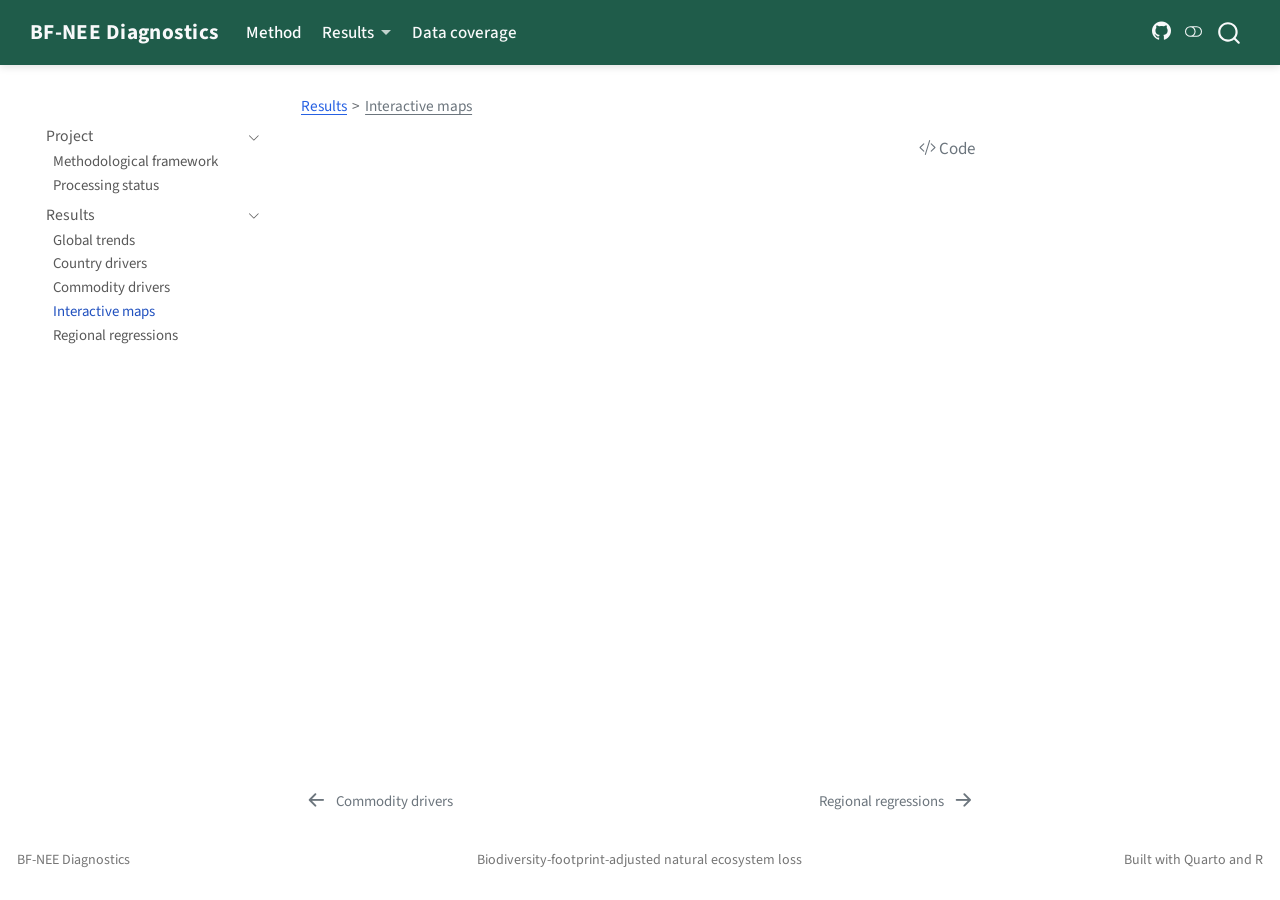
<file: docs/05_maps.html>
<!DOCTYPE html>
<html xmlns="http://www.w3.org/1999/xhtml" lang="en" xml:lang="en"><head>

<meta charset="utf-8">
<meta name="generator" content="quarto-1.5.57">

<meta name="viewport" content="width=device-width, initial-scale=1.0, user-scalable=yes">


<title>maps – BF-NEE Diagnostics</title>
<style>
code{white-space: pre-wrap;}
span.smallcaps{font-variant: small-caps;}
div.columns{display: flex; gap: min(4vw, 1.5em);}
div.column{flex: auto; overflow-x: auto;}
div.hanging-indent{margin-left: 1.5em; text-indent: -1.5em;}
ul.task-list{list-style: none;}
ul.task-list li input[type="checkbox"] {
  width: 0.8em;
  margin: 0 0.8em 0.2em -1em; /* quarto-specific, see https://github.com/quarto-dev/quarto-cli/issues/4556 */ 
  vertical-align: middle;
}
/* CSS for syntax highlighting */
pre > code.sourceCode { white-space: pre; position: relative; }
pre > code.sourceCode > span { line-height: 1.25; }
pre > code.sourceCode > span:empty { height: 1.2em; }
.sourceCode { overflow: visible; }
code.sourceCode > span { color: inherit; text-decoration: inherit; }
div.sourceCode { margin: 1em 0; }
pre.sourceCode { margin: 0; }
@media screen {
div.sourceCode { overflow: auto; }
}
@media print {
pre > code.sourceCode { white-space: pre-wrap; }
pre > code.sourceCode > span { display: inline-block; text-indent: -5em; padding-left: 5em; }
}
pre.numberSource code
  { counter-reset: source-line 0; }
pre.numberSource code > span
  { position: relative; left: -4em; counter-increment: source-line; }
pre.numberSource code > span > a:first-child::before
  { content: counter(source-line);
    position: relative; left: -1em; text-align: right; vertical-align: baseline;
    border: none; display: inline-block;
    -webkit-touch-callout: none; -webkit-user-select: none;
    -khtml-user-select: none; -moz-user-select: none;
    -ms-user-select: none; user-select: none;
    padding: 0 4px; width: 4em;
  }
pre.numberSource { margin-left: 3em;  padding-left: 4px; }
div.sourceCode
  {   }
@media screen {
pre > code.sourceCode > span > a:first-child::before { text-decoration: underline; }
}
</style>


<script src="site_libs/quarto-nav/quarto-nav.js"></script>
<script src="site_libs/clipboard/clipboard.min.js"></script>
<script src="site_libs/quarto-search/autocomplete.umd.js"></script>
<script src="site_libs/quarto-search/fuse.min.js"></script>
<script src="site_libs/quarto-search/quarto-search.js"></script>
<meta name="quarto:offset" content="./">
<link href="./06_regional_regressions.html" rel="next">
<link href="./04_commodity_drivers.html" rel="prev">
<script src="site_libs/quarto-html/quarto.js"></script>
<script src="site_libs/quarto-html/popper.min.js"></script>
<script src="site_libs/quarto-html/tippy.umd.min.js"></script>
<script src="site_libs/quarto-html/anchor.min.js"></script>
<link href="site_libs/quarto-html/tippy.css" rel="stylesheet">
<link href="site_libs/quarto-html/quarto-syntax-highlighting.css" rel="stylesheet" class="quarto-color-scheme" id="quarto-text-highlighting-styles">
<link href="site_libs/quarto-html/quarto-syntax-highlighting-dark.css" rel="prefetch" class="quarto-color-scheme quarto-color-alternate" id="quarto-text-highlighting-styles">
<script src="site_libs/bootstrap/bootstrap.min.js"></script>
<link href="site_libs/bootstrap/bootstrap-icons.css" rel="stylesheet">
<link href="site_libs/bootstrap/bootstrap.min.css" rel="stylesheet" class="quarto-color-scheme" id="quarto-bootstrap" data-mode="light">
<link href="site_libs/bootstrap/bootstrap-dark.min.css" rel="prefetch" class="quarto-color-scheme quarto-color-alternate" id="quarto-bootstrap" data-mode="dark">
<script id="quarto-search-options" type="application/json">{
  "location": "navbar",
  "copy-button": false,
  "collapse-after": 3,
  "panel-placement": "end",
  "type": "overlay",
  "limit": 50,
  "keyboard-shortcut": [
    "f",
    "/",
    "s"
  ],
  "show-item-context": false,
  "language": {
    "search-no-results-text": "No results",
    "search-matching-documents-text": "matching documents",
    "search-copy-link-title": "Copy link to search",
    "search-hide-matches-text": "Hide additional matches",
    "search-more-match-text": "more match in this document",
    "search-more-matches-text": "more matches in this document",
    "search-clear-button-title": "Clear",
    "search-text-placeholder": "",
    "search-detached-cancel-button-title": "Cancel",
    "search-submit-button-title": "Submit",
    "search-label": "Search"
  }
}</script>
<style>html{ scroll-behavior: smooth; }</style>


<link rel="stylesheet" href="styles.css">
</head>

<body class="nav-sidebar floating nav-fixed">

<div id="quarto-search-results"></div>
  <header id="quarto-header" class="headroom fixed-top">
    <nav class="navbar navbar-expand-lg " data-bs-theme="dark">
      <div class="navbar-container container-fluid">
      <div class="navbar-brand-container mx-auto">
    <a class="navbar-brand" href="./index.html">
    <span class="navbar-title">BF-NEE Diagnostics</span>
    </a>
  </div>
            <div id="quarto-search" class="" title="Search"></div>
          <button class="navbar-toggler" type="button" data-bs-toggle="collapse" data-bs-target="#navbarCollapse" aria-controls="navbarCollapse" role="menu" aria-expanded="false" aria-label="Toggle navigation" onclick="if (window.quartoToggleHeadroom) { window.quartoToggleHeadroom(); }">
  <span class="navbar-toggler-icon"></span>
</button>
          <div class="collapse navbar-collapse" id="navbarCollapse">
            <ul class="navbar-nav navbar-nav-scroll me-auto">
  <li class="nav-item">
    <a class="nav-link active" href="./00_methodological_framework.html" aria-current="page"> 
<span class="menu-text">Method</span></a>
  </li>  
  <li class="nav-item dropdown ">
    <a class="nav-link dropdown-toggle" href="#" id="nav-menu-results" role="link" data-bs-toggle="dropdown" aria-expanded="false">
 <span class="menu-text">Results</span>
    </a>
    <ul class="dropdown-menu" aria-labelledby="nav-menu-results">    
        <li>
    <a class="dropdown-item" href="./02_global_trends.html">
 <span class="dropdown-text">Global trends</span></a>
  </li>  
        <li>
    <a class="dropdown-item" href="./03_country_drivers.html">
 <span class="dropdown-text">Country drivers</span></a>
  </li>  
        <li>
    <a class="dropdown-item" href="./04_commodity_drivers.html">
 <span class="dropdown-text">Commodity drivers</span></a>
  </li>  
        <li>
    <a class="dropdown-item" href="./05_maps.html">
 <span class="dropdown-text">Interactive maps</span></a>
  </li>  
        <li>
    <a class="dropdown-item" href="./06_regional_regressions.html">
 <span class="dropdown-text">Regional regressions</span></a>
  </li>  
    </ul>
  </li>
  <li class="nav-item">
    <a class="nav-link" href="./01_processing_status.html"> 
<span class="menu-text">Data coverage</span></a>
  </li>  
</ul>
            <ul class="navbar-nav navbar-nav-scroll ms-auto">
  <li class="nav-item compact">
    <a class="nav-link" href="https://github.com/sh33caqo/bf-nee-diagnostics"> <i class="bi bi-github" role="img" aria-label="GitHub repository">
</i> 
<span class="menu-text"></span></a>
  </li>  
</ul>
          </div> <!-- /navcollapse -->
            <div class="quarto-navbar-tools">
  <a href="" class="quarto-color-scheme-toggle quarto-navigation-tool  px-1" onclick="window.quartoToggleColorScheme(); return false;" title="Toggle dark mode"><i class="bi"></i></a>
</div>
      </div> <!-- /container-fluid -->
    </nav>
  <nav class="quarto-secondary-nav">
    <div class="container-fluid d-flex">
      <button type="button" class="quarto-btn-toggle btn" data-bs-toggle="collapse" role="button" data-bs-target=".quarto-sidebar-collapse-item" aria-controls="quarto-sidebar" aria-expanded="false" aria-label="Toggle sidebar navigation" onclick="if (window.quartoToggleHeadroom) { window.quartoToggleHeadroom(); }">
        <i class="bi bi-layout-text-sidebar-reverse"></i>
      </button>
        <nav class="quarto-page-breadcrumbs" aria-label="breadcrumb"><ol class="breadcrumb"><li class="breadcrumb-item"><a href="./02_global_trends.html">Results</a></li><li class="breadcrumb-item"><a href="./05_maps.html">Interactive maps</a></li></ol></nav>
        <a class="flex-grow-1" role="navigation" data-bs-toggle="collapse" data-bs-target=".quarto-sidebar-collapse-item" aria-controls="quarto-sidebar" aria-expanded="false" aria-label="Toggle sidebar navigation" onclick="if (window.quartoToggleHeadroom) { window.quartoToggleHeadroom(); }">      
        </a>
      <button type="button" class="btn quarto-search-button" aria-label="Search" onclick="window.quartoOpenSearch();">
        <i class="bi bi-search"></i>
      </button>
    </div>
  </nav>
</header>
<!-- content -->
<div id="quarto-content" class="quarto-container page-columns page-rows-contents page-layout-article page-navbar">
<!-- sidebar -->
  <nav id="quarto-sidebar" class="sidebar collapse collapse-horizontal quarto-sidebar-collapse-item sidebar-navigation floating overflow-auto">
        <div class="mt-2 flex-shrink-0 align-items-center">
        <div class="sidebar-search">
        <div id="quarto-search" class="" title="Search"></div>
        </div>
        </div>
    <div class="sidebar-menu-container"> 
    <ul class="list-unstyled mt-1">
        <li class="sidebar-item sidebar-item-section">
      <div class="sidebar-item-container"> 
            <a class="sidebar-item-text sidebar-link text-start" data-bs-toggle="collapse" data-bs-target="#quarto-sidebar-section-1" role="navigation" aria-expanded="true">
 <span class="menu-text">Project</span></a>
          <a class="sidebar-item-toggle text-start" data-bs-toggle="collapse" data-bs-target="#quarto-sidebar-section-1" role="navigation" aria-expanded="true" aria-label="Toggle section">
            <i class="bi bi-chevron-right ms-2"></i>
          </a> 
      </div>
      <ul id="quarto-sidebar-section-1" class="collapse list-unstyled sidebar-section depth1 show">  
          <li class="sidebar-item">
  <div class="sidebar-item-container"> 
  <a href="./00_methodological_framework.html" class="sidebar-item-text sidebar-link">
 <span class="menu-text">Methodological framework</span></a>
  </div>
</li>
          <li class="sidebar-item">
  <div class="sidebar-item-container"> 
  <a href="./01_processing_status.html" class="sidebar-item-text sidebar-link">
 <span class="menu-text">Processing status</span></a>
  </div>
</li>
      </ul>
  </li>
        <li class="sidebar-item sidebar-item-section">
      <div class="sidebar-item-container"> 
            <a class="sidebar-item-text sidebar-link text-start" data-bs-toggle="collapse" data-bs-target="#quarto-sidebar-section-2" role="navigation" aria-expanded="true">
 <span class="menu-text">Results</span></a>
          <a class="sidebar-item-toggle text-start" data-bs-toggle="collapse" data-bs-target="#quarto-sidebar-section-2" role="navigation" aria-expanded="true" aria-label="Toggle section">
            <i class="bi bi-chevron-right ms-2"></i>
          </a> 
      </div>
      <ul id="quarto-sidebar-section-2" class="collapse list-unstyled sidebar-section depth1 show">  
          <li class="sidebar-item">
  <div class="sidebar-item-container"> 
  <a href="./02_global_trends.html" class="sidebar-item-text sidebar-link">
 <span class="menu-text">Global trends</span></a>
  </div>
</li>
          <li class="sidebar-item">
  <div class="sidebar-item-container"> 
  <a href="./03_country_drivers.html" class="sidebar-item-text sidebar-link">
 <span class="menu-text">Country drivers</span></a>
  </div>
</li>
          <li class="sidebar-item">
  <div class="sidebar-item-container"> 
  <a href="./04_commodity_drivers.html" class="sidebar-item-text sidebar-link">
 <span class="menu-text">Commodity drivers</span></a>
  </div>
</li>
          <li class="sidebar-item">
  <div class="sidebar-item-container"> 
  <a href="./05_maps.html" class="sidebar-item-text sidebar-link active">
 <span class="menu-text">Interactive maps</span></a>
  </div>
</li>
          <li class="sidebar-item">
  <div class="sidebar-item-container"> 
  <a href="./06_regional_regressions.html" class="sidebar-item-text sidebar-link">
 <span class="menu-text">Regional regressions</span></a>
  </div>
</li>
      </ul>
  </li>
    </ul>
    </div>
</nav>
<div id="quarto-sidebar-glass" class="quarto-sidebar-collapse-item" data-bs-toggle="collapse" data-bs-target=".quarto-sidebar-collapse-item"></div>
<!-- margin-sidebar -->
    <div id="quarto-margin-sidebar" class="sidebar margin-sidebar zindex-bottom">
        
    </div>
<!-- main -->
<main class="content" id="quarto-document-content"><div class="quarto-title-block"><nav class="quarto-page-breadcrumbs quarto-title-breadcrumbs d-none d-lg-block" aria-label="breadcrumb"><ol class="breadcrumb"><li class="breadcrumb-item"><a href="./02_global_trends.html">Results</a></li><li class="breadcrumb-item"><a href="./05_maps.html">Interactive maps</a></li></ol></nav><div class="quarto-title-tools-only"><h1></h1><button type="button" class="btn code-tools-button" id="quarto-code-tools-source"><i class="bi"></i> Code</button></div></div>






<!-- -->


</main> <!-- /main -->
<script id="quarto-html-after-body" type="application/javascript">
window.document.addEventListener("DOMContentLoaded", function (event) {
  const toggleBodyColorMode = (bsSheetEl) => {
    const mode = bsSheetEl.getAttribute("data-mode");
    const bodyEl = window.document.querySelector("body");
    if (mode === "dark") {
      bodyEl.classList.add("quarto-dark");
      bodyEl.classList.remove("quarto-light");
    } else {
      bodyEl.classList.add("quarto-light");
      bodyEl.classList.remove("quarto-dark");
    }
  }
  const toggleBodyColorPrimary = () => {
    const bsSheetEl = window.document.querySelector("link#quarto-bootstrap");
    if (bsSheetEl) {
      toggleBodyColorMode(bsSheetEl);
    }
  }
  toggleBodyColorPrimary();  
  const disableStylesheet = (stylesheets) => {
    for (let i=0; i < stylesheets.length; i++) {
      const stylesheet = stylesheets[i];
      stylesheet.rel = 'prefetch';
    }
  }
  const enableStylesheet = (stylesheets) => {
    for (let i=0; i < stylesheets.length; i++) {
      const stylesheet = stylesheets[i];
      stylesheet.rel = 'stylesheet';
    }
  }
  const manageTransitions = (selector, allowTransitions) => {
    const els = window.document.querySelectorAll(selector);
    for (let i=0; i < els.length; i++) {
      const el = els[i];
      if (allowTransitions) {
        el.classList.remove('notransition');
      } else {
        el.classList.add('notransition');
      }
    }
  }
  const toggleGiscusIfUsed = (isAlternate, darkModeDefault) => {
    const baseTheme = document.querySelector('#giscus-base-theme')?.value ?? 'light';
    const alternateTheme = document.querySelector('#giscus-alt-theme')?.value ?? 'dark';
    let newTheme = '';
    if(darkModeDefault) {
      newTheme = isAlternate ? baseTheme : alternateTheme;
    } else {
      newTheme = isAlternate ? alternateTheme : baseTheme;
    }
    const changeGiscusTheme = () => {
      // From: https://github.com/giscus/giscus/issues/336
      const sendMessage = (message) => {
        const iframe = document.querySelector('iframe.giscus-frame');
        if (!iframe) return;
        iframe.contentWindow.postMessage({ giscus: message }, 'https://giscus.app');
      }
      sendMessage({
        setConfig: {
          theme: newTheme
        }
      });
    }
    const isGiscussLoaded = window.document.querySelector('iframe.giscus-frame') !== null;
    if (isGiscussLoaded) {
      changeGiscusTheme();
    }
  }
  const toggleColorMode = (alternate) => {
    // Switch the stylesheets
    const alternateStylesheets = window.document.querySelectorAll('link.quarto-color-scheme.quarto-color-alternate');
    manageTransitions('#quarto-margin-sidebar .nav-link', false);
    if (alternate) {
      enableStylesheet(alternateStylesheets);
      for (const sheetNode of alternateStylesheets) {
        if (sheetNode.id === "quarto-bootstrap") {
          toggleBodyColorMode(sheetNode);
        }
      }
    } else {
      disableStylesheet(alternateStylesheets);
      toggleBodyColorPrimary();
    }
    manageTransitions('#quarto-margin-sidebar .nav-link', true);
    // Switch the toggles
    const toggles = window.document.querySelectorAll('.quarto-color-scheme-toggle');
    for (let i=0; i < toggles.length; i++) {
      const toggle = toggles[i];
      if (toggle) {
        if (alternate) {
          toggle.classList.add("alternate");     
        } else {
          toggle.classList.remove("alternate");
        }
      }
    }
    // Hack to workaround the fact that safari doesn't
    // properly recolor the scrollbar when toggling (#1455)
    if (navigator.userAgent.indexOf('Safari') > 0 && navigator.userAgent.indexOf('Chrome') == -1) {
      manageTransitions("body", false);
      window.scrollTo(0, 1);
      setTimeout(() => {
        window.scrollTo(0, 0);
        manageTransitions("body", true);
      }, 40);  
    }
  }
  const isFileUrl = () => { 
    return window.location.protocol === 'file:';
  }
  const hasAlternateSentinel = () => {  
    let styleSentinel = getColorSchemeSentinel();
    if (styleSentinel !== null) {
      return styleSentinel === "alternate";
    } else {
      return false;
    }
  }
  const setStyleSentinel = (alternate) => {
    const value = alternate ? "alternate" : "default";
    if (!isFileUrl()) {
      window.localStorage.setItem("quarto-color-scheme", value);
    } else {
      localAlternateSentinel = value;
    }
  }
  const getColorSchemeSentinel = () => {
    if (!isFileUrl()) {
      const storageValue = window.localStorage.getItem("quarto-color-scheme");
      return storageValue != null ? storageValue : localAlternateSentinel;
    } else {
      return localAlternateSentinel;
    }
  }
  const darkModeDefault = false;
  let localAlternateSentinel = darkModeDefault ? 'alternate' : 'default';
  // Dark / light mode switch
  window.quartoToggleColorScheme = () => {
    // Read the current dark / light value 
    let toAlternate = !hasAlternateSentinel();
    toggleColorMode(toAlternate);
    setStyleSentinel(toAlternate);
    toggleGiscusIfUsed(toAlternate, darkModeDefault);
  };
  // Ensure there is a toggle, if there isn't float one in the top right
  if (window.document.querySelector('.quarto-color-scheme-toggle') === null) {
    const a = window.document.createElement('a');
    a.classList.add('top-right');
    a.classList.add('quarto-color-scheme-toggle');
    a.href = "";
    a.onclick = function() { try { window.quartoToggleColorScheme(); } catch {} return false; };
    const i = window.document.createElement("i");
    i.classList.add('bi');
    a.appendChild(i);
    window.document.body.appendChild(a);
  }
  // Switch to dark mode if need be
  if (hasAlternateSentinel()) {
    toggleColorMode(true);
  } else {
    toggleColorMode(false);
  }
  const icon = "";
  const anchorJS = new window.AnchorJS();
  anchorJS.options = {
    placement: 'right',
    icon: icon
  };
  anchorJS.add('.anchored');
  const isCodeAnnotation = (el) => {
    for (const clz of el.classList) {
      if (clz.startsWith('code-annotation-')) {                     
        return true;
      }
    }
    return false;
  }
  const onCopySuccess = function(e) {
    // button target
    const button = e.trigger;
    // don't keep focus
    button.blur();
    // flash "checked"
    button.classList.add('code-copy-button-checked');
    var currentTitle = button.getAttribute("title");
    button.setAttribute("title", "Copied!");
    let tooltip;
    if (window.bootstrap) {
      button.setAttribute("data-bs-toggle", "tooltip");
      button.setAttribute("data-bs-placement", "left");
      button.setAttribute("data-bs-title", "Copied!");
      tooltip = new bootstrap.Tooltip(button, 
        { trigger: "manual", 
          customClass: "code-copy-button-tooltip",
          offset: [0, -8]});
      tooltip.show();    
    }
    setTimeout(function() {
      if (tooltip) {
        tooltip.hide();
        button.removeAttribute("data-bs-title");
        button.removeAttribute("data-bs-toggle");
        button.removeAttribute("data-bs-placement");
      }
      button.setAttribute("title", currentTitle);
      button.classList.remove('code-copy-button-checked');
    }, 1000);
    // clear code selection
    e.clearSelection();
  }
  const getTextToCopy = function(trigger) {
      const codeEl = trigger.previousElementSibling.cloneNode(true);
      for (const childEl of codeEl.children) {
        if (isCodeAnnotation(childEl)) {
          childEl.remove();
        }
      }
      return codeEl.innerText;
  }
  const clipboard = new window.ClipboardJS('.code-copy-button:not([data-in-quarto-modal])', {
    text: getTextToCopy
  });
  clipboard.on('success', onCopySuccess);
  if (window.document.getElementById('quarto-embedded-source-code-modal')) {
    // For code content inside modals, clipBoardJS needs to be initialized with a container option
    // TODO: Check when it could be a function (https://github.com/zenorocha/clipboard.js/issues/860)
    const clipboardModal = new window.ClipboardJS('.code-copy-button[data-in-quarto-modal]', {
      text: getTextToCopy,
      container: window.document.getElementById('quarto-embedded-source-code-modal')
    });
    clipboardModal.on('success', onCopySuccess);
  }
  const viewSource = window.document.getElementById('quarto-view-source') ||
                     window.document.getElementById('quarto-code-tools-source');
  if (viewSource) {
    const sourceUrl = viewSource.getAttribute("data-quarto-source-url");
    viewSource.addEventListener("click", function(e) {
      if (sourceUrl) {
        // rstudio viewer pane
        if (/\bcapabilities=\b/.test(window.location)) {
          window.open(sourceUrl);
        } else {
          window.location.href = sourceUrl;
        }
      } else {
        const modal = new bootstrap.Modal(document.getElementById('quarto-embedded-source-code-modal'));
        modal.show();
      }
      return false;
    });
  }
  function toggleCodeHandler(show) {
    return function(e) {
      const detailsSrc = window.document.querySelectorAll(".cell > details > .sourceCode");
      for (let i=0; i<detailsSrc.length; i++) {
        const details = detailsSrc[i].parentElement;
        if (show) {
          details.open = true;
        } else {
          details.removeAttribute("open");
        }
      }
      const cellCodeDivs = window.document.querySelectorAll(".cell > .sourceCode");
      const fromCls = show ? "hidden" : "unhidden";
      const toCls = show ? "unhidden" : "hidden";
      for (let i=0; i<cellCodeDivs.length; i++) {
        const codeDiv = cellCodeDivs[i];
        if (codeDiv.classList.contains(fromCls)) {
          codeDiv.classList.remove(fromCls);
          codeDiv.classList.add(toCls);
        } 
      }
      return false;
    }
  }
  const hideAllCode = window.document.getElementById("quarto-hide-all-code");
  if (hideAllCode) {
    hideAllCode.addEventListener("click", toggleCodeHandler(false));
  }
  const showAllCode = window.document.getElementById("quarto-show-all-code");
  if (showAllCode) {
    showAllCode.addEventListener("click", toggleCodeHandler(true));
  }
    var localhostRegex = new RegExp(/^(?:http|https):\/\/localhost\:?[0-9]*\//);
    var mailtoRegex = new RegExp(/^mailto:/);
      var filterRegex = new RegExp('/' + window.location.host + '/');
    var isInternal = (href) => {
        return filterRegex.test(href) || localhostRegex.test(href) || mailtoRegex.test(href);
    }
    // Inspect non-navigation links and adorn them if external
 	var links = window.document.querySelectorAll('a[href]:not(.nav-link):not(.navbar-brand):not(.toc-action):not(.sidebar-link):not(.sidebar-item-toggle):not(.pagination-link):not(.no-external):not([aria-hidden]):not(.dropdown-item):not(.quarto-navigation-tool):not(.about-link)');
    for (var i=0; i<links.length; i++) {
      const link = links[i];
      if (!isInternal(link.href)) {
        // undo the damage that might have been done by quarto-nav.js in the case of
        // links that we want to consider external
        if (link.dataset.originalHref !== undefined) {
          link.href = link.dataset.originalHref;
        }
          // target, if specified
          link.setAttribute("target", "_blank");
          if (link.getAttribute("rel") === null) {
            link.setAttribute("rel", "noopener");
          }
      }
    }
  function tippyHover(el, contentFn, onTriggerFn, onUntriggerFn) {
    const config = {
      allowHTML: true,
      maxWidth: 500,
      delay: 100,
      arrow: false,
      appendTo: function(el) {
          return el.parentElement;
      },
      interactive: true,
      interactiveBorder: 10,
      theme: 'quarto',
      placement: 'bottom-start',
    };
    if (contentFn) {
      config.content = contentFn;
    }
    if (onTriggerFn) {
      config.onTrigger = onTriggerFn;
    }
    if (onUntriggerFn) {
      config.onUntrigger = onUntriggerFn;
    }
    window.tippy(el, config); 
  }
  const noterefs = window.document.querySelectorAll('a[role="doc-noteref"]');
  for (var i=0; i<noterefs.length; i++) {
    const ref = noterefs[i];
    tippyHover(ref, function() {
      // use id or data attribute instead here
      let href = ref.getAttribute('data-footnote-href') || ref.getAttribute('href');
      try { href = new URL(href).hash; } catch {}
      const id = href.replace(/^#\/?/, "");
      const note = window.document.getElementById(id);
      if (note) {
        return note.innerHTML;
      } else {
        return "";
      }
    });
  }
  const xrefs = window.document.querySelectorAll('a.quarto-xref');
  const processXRef = (id, note) => {
    // Strip column container classes
    const stripColumnClz = (el) => {
      el.classList.remove("page-full", "page-columns");
      if (el.children) {
        for (const child of el.children) {
          stripColumnClz(child);
        }
      }
    }
    stripColumnClz(note)
    if (id === null || id.startsWith('sec-')) {
      // Special case sections, only their first couple elements
      const container = document.createElement("div");
      if (note.children && note.children.length > 2) {
        container.appendChild(note.children[0].cloneNode(true));
        for (let i = 1; i < note.children.length; i++) {
          const child = note.children[i];
          if (child.tagName === "P" && child.innerText === "") {
            continue;
          } else {
            container.appendChild(child.cloneNode(true));
            break;
          }
        }
        if (window.Quarto?.typesetMath) {
          window.Quarto.typesetMath(container);
        }
        return container.innerHTML
      } else {
        if (window.Quarto?.typesetMath) {
          window.Quarto.typesetMath(note);
        }
        return note.innerHTML;
      }
    } else {
      // Remove any anchor links if they are present
      const anchorLink = note.querySelector('a.anchorjs-link');
      if (anchorLink) {
        anchorLink.remove();
      }
      if (window.Quarto?.typesetMath) {
        window.Quarto.typesetMath(note);
      }
      // TODO in 1.5, we should make sure this works without a callout special case
      if (note.classList.contains("callout")) {
        return note.outerHTML;
      } else {
        return note.innerHTML;
      }
    }
  }
  for (var i=0; i<xrefs.length; i++) {
    const xref = xrefs[i];
    tippyHover(xref, undefined, function(instance) {
      instance.disable();
      let url = xref.getAttribute('href');
      let hash = undefined; 
      if (url.startsWith('#')) {
        hash = url;
      } else {
        try { hash = new URL(url).hash; } catch {}
      }
      if (hash) {
        const id = hash.replace(/^#\/?/, "");
        const note = window.document.getElementById(id);
        if (note !== null) {
          try {
            const html = processXRef(id, note.cloneNode(true));
            instance.setContent(html);
          } finally {
            instance.enable();
            instance.show();
          }
        } else {
          // See if we can fetch this
          fetch(url.split('#')[0])
          .then(res => res.text())
          .then(html => {
            const parser = new DOMParser();
            const htmlDoc = parser.parseFromString(html, "text/html");
            const note = htmlDoc.getElementById(id);
            if (note !== null) {
              const html = processXRef(id, note);
              instance.setContent(html);
            } 
          }).finally(() => {
            instance.enable();
            instance.show();
          });
        }
      } else {
        // See if we can fetch a full url (with no hash to target)
        // This is a special case and we should probably do some content thinning / targeting
        fetch(url)
        .then(res => res.text())
        .then(html => {
          const parser = new DOMParser();
          const htmlDoc = parser.parseFromString(html, "text/html");
          const note = htmlDoc.querySelector('main.content');
          if (note !== null) {
            // This should only happen for chapter cross references
            // (since there is no id in the URL)
            // remove the first header
            if (note.children.length > 0 && note.children[0].tagName === "HEADER") {
              note.children[0].remove();
            }
            const html = processXRef(null, note);
            instance.setContent(html);
          } 
        }).finally(() => {
          instance.enable();
          instance.show();
        });
      }
    }, function(instance) {
    });
  }
      let selectedAnnoteEl;
      const selectorForAnnotation = ( cell, annotation) => {
        let cellAttr = 'data-code-cell="' + cell + '"';
        let lineAttr = 'data-code-annotation="' +  annotation + '"';
        const selector = 'span[' + cellAttr + '][' + lineAttr + ']';
        return selector;
      }
      const selectCodeLines = (annoteEl) => {
        const doc = window.document;
        const targetCell = annoteEl.getAttribute("data-target-cell");
        const targetAnnotation = annoteEl.getAttribute("data-target-annotation");
        const annoteSpan = window.document.querySelector(selectorForAnnotation(targetCell, targetAnnotation));
        const lines = annoteSpan.getAttribute("data-code-lines").split(",");
        const lineIds = lines.map((line) => {
          return targetCell + "-" + line;
        })
        let top = null;
        let height = null;
        let parent = null;
        if (lineIds.length > 0) {
            //compute the position of the single el (top and bottom and make a div)
            const el = window.document.getElementById(lineIds[0]);
            top = el.offsetTop;
            height = el.offsetHeight;
            parent = el.parentElement.parentElement;
          if (lineIds.length > 1) {
            const lastEl = window.document.getElementById(lineIds[lineIds.length - 1]);
            const bottom = lastEl.offsetTop + lastEl.offsetHeight;
            height = bottom - top;
          }
          if (top !== null && height !== null && parent !== null) {
            // cook up a div (if necessary) and position it 
            let div = window.document.getElementById("code-annotation-line-highlight");
            if (div === null) {
              div = window.document.createElement("div");
              div.setAttribute("id", "code-annotation-line-highlight");
              div.style.position = 'absolute';
              parent.appendChild(div);
            }
            div.style.top = top - 2 + "px";
            div.style.height = height + 4 + "px";
            div.style.left = 0;
            let gutterDiv = window.document.getElementById("code-annotation-line-highlight-gutter");
            if (gutterDiv === null) {
              gutterDiv = window.document.createElement("div");
              gutterDiv.setAttribute("id", "code-annotation-line-highlight-gutter");
              gutterDiv.style.position = 'absolute';
              const codeCell = window.document.getElementById(targetCell);
              const gutter = codeCell.querySelector('.code-annotation-gutter');
              gutter.appendChild(gutterDiv);
            }
            gutterDiv.style.top = top - 2 + "px";
            gutterDiv.style.height = height + 4 + "px";
          }
          selectedAnnoteEl = annoteEl;
        }
      };
      const unselectCodeLines = () => {
        const elementsIds = ["code-annotation-line-highlight", "code-annotation-line-highlight-gutter"];
        elementsIds.forEach((elId) => {
          const div = window.document.getElementById(elId);
          if (div) {
            div.remove();
          }
        });
        selectedAnnoteEl = undefined;
      };
        // Handle positioning of the toggle
    window.addEventListener(
      "resize",
      throttle(() => {
        elRect = undefined;
        if (selectedAnnoteEl) {
          selectCodeLines(selectedAnnoteEl);
        }
      }, 10)
    );
    function throttle(fn, ms) {
    let throttle = false;
    let timer;
      return (...args) => {
        if(!throttle) { // first call gets through
            fn.apply(this, args);
            throttle = true;
        } else { // all the others get throttled
            if(timer) clearTimeout(timer); // cancel #2
            timer = setTimeout(() => {
              fn.apply(this, args);
              timer = throttle = false;
            }, ms);
        }
      };
    }
      // Attach click handler to the DT
      const annoteDls = window.document.querySelectorAll('dt[data-target-cell]');
      for (const annoteDlNode of annoteDls) {
        annoteDlNode.addEventListener('click', (event) => {
          const clickedEl = event.target;
          if (clickedEl !== selectedAnnoteEl) {
            unselectCodeLines();
            const activeEl = window.document.querySelector('dt[data-target-cell].code-annotation-active');
            if (activeEl) {
              activeEl.classList.remove('code-annotation-active');
            }
            selectCodeLines(clickedEl);
            clickedEl.classList.add('code-annotation-active');
          } else {
            // Unselect the line
            unselectCodeLines();
            clickedEl.classList.remove('code-annotation-active');
          }
        });
      }
  const findCites = (el) => {
    const parentEl = el.parentElement;
    if (parentEl) {
      const cites = parentEl.dataset.cites;
      if (cites) {
        return {
          el,
          cites: cites.split(' ')
        };
      } else {
        return findCites(el.parentElement)
      }
    } else {
      return undefined;
    }
  };
  var bibliorefs = window.document.querySelectorAll('a[role="doc-biblioref"]');
  for (var i=0; i<bibliorefs.length; i++) {
    const ref = bibliorefs[i];
    const citeInfo = findCites(ref);
    if (citeInfo) {
      tippyHover(citeInfo.el, function() {
        var popup = window.document.createElement('div');
        citeInfo.cites.forEach(function(cite) {
          var citeDiv = window.document.createElement('div');
          citeDiv.classList.add('hanging-indent');
          citeDiv.classList.add('csl-entry');
          var biblioDiv = window.document.getElementById('ref-' + cite);
          if (biblioDiv) {
            citeDiv.innerHTML = biblioDiv.innerHTML;
          }
          popup.appendChild(citeDiv);
        });
        return popup.innerHTML;
      });
    }
  }
});
</script>
<nav class="page-navigation">
  <div class="nav-page nav-page-previous">
      <a href="./04_commodity_drivers.html" class="pagination-link" aria-label="Commodity drivers">
        <i class="bi bi-arrow-left-short"></i> <span class="nav-page-text">Commodity drivers</span>
      </a>          
  </div>
  <div class="nav-page nav-page-next">
      <a href="./06_regional_regressions.html" class="pagination-link" aria-label="Regional regressions">
        <span class="nav-page-text">Regional regressions</span> <i class="bi bi-arrow-right-short"></i>
      </a>
  </div>
</nav><div class="modal fade" id="quarto-embedded-source-code-modal" tabindex="-1" aria-labelledby="quarto-embedded-source-code-modal-label" aria-hidden="true"><div class="modal-dialog modal-dialog-scrollable"><div class="modal-content"><div class="modal-header"><h5 class="modal-title" id="quarto-embedded-source-code-modal-label">Source Code</h5><button class="btn-close" data-bs-dismiss="modal"></button></div><div class="modal-body"><div class="">
<div class="sourceCode" id="cb1" data-shortcodes="false"><pre class="sourceCode markdown code-with-copy"><code class="sourceCode markdown"></code><button title="Copy to Clipboard" class="code-copy-button" data-in-quarto-modal=""><i class="bi"></i></button></pre></div>
</div></div></div></div></div>
</div> <!-- /content -->
<footer class="footer">
  <div class="nav-footer">
    <div class="nav-footer-left">
<p>BF-NEE Diagnostics</p>
</div>   
    <div class="nav-footer-center">
<p>Biodiversity-footprint-adjusted natural ecosystem loss</p>
</div>
    <div class="nav-footer-right">
<p>Built with Quarto and R</p>
</div>
  </div>
</footer>




<script src="site_libs/quarto-html/zenscroll-min.js"></script>
</body></html>
</file>
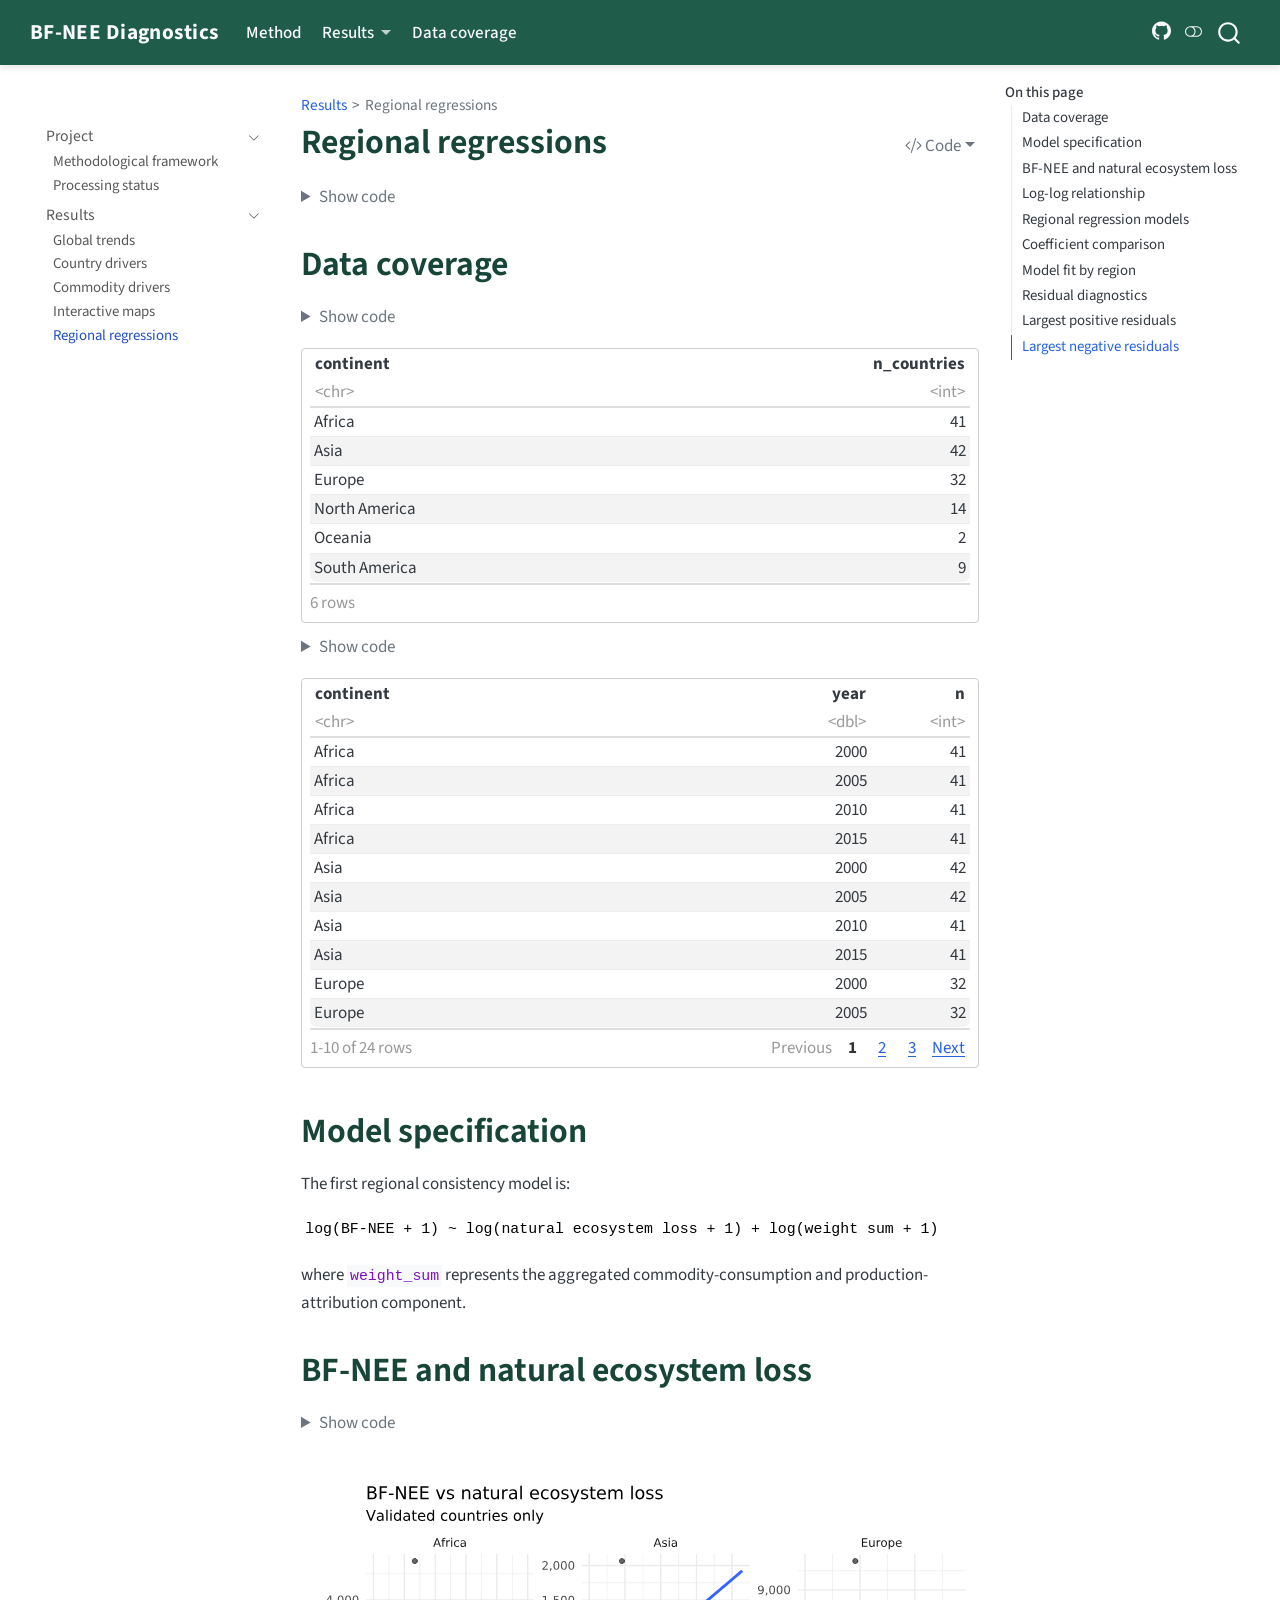
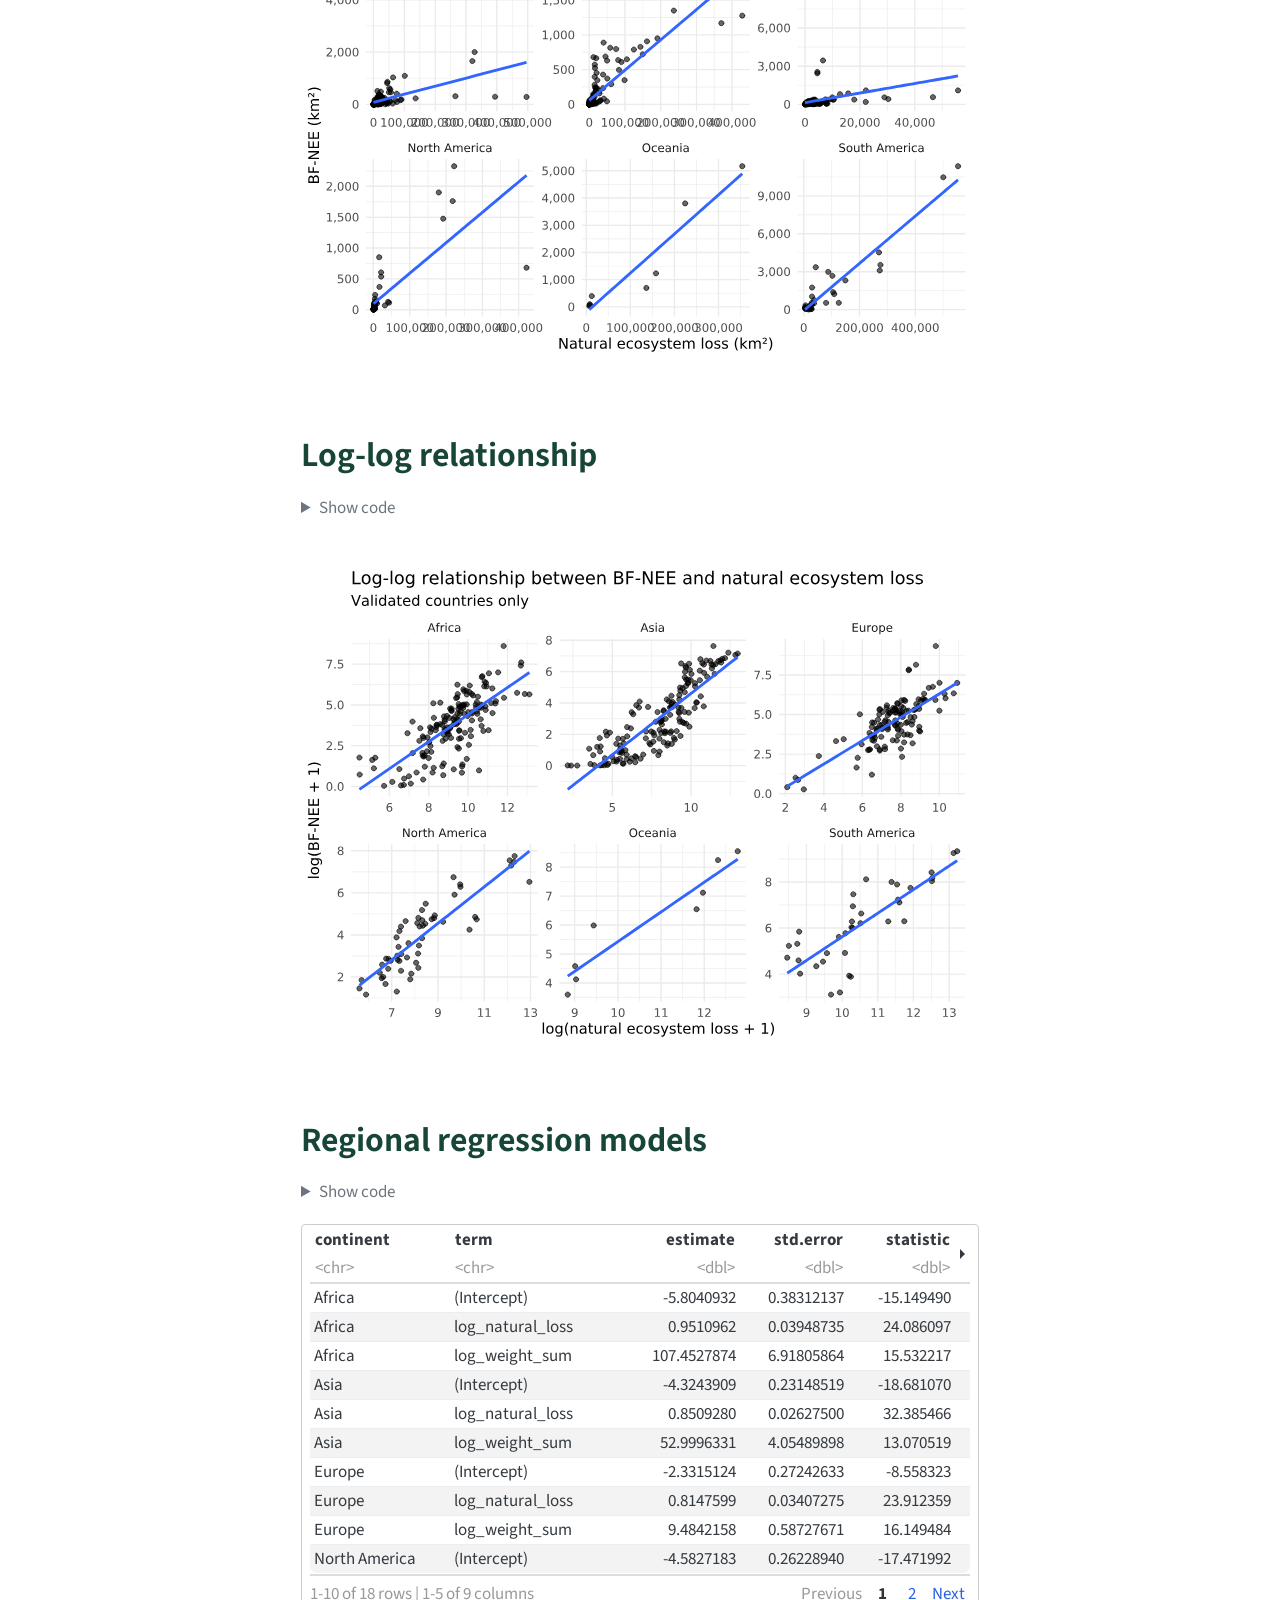
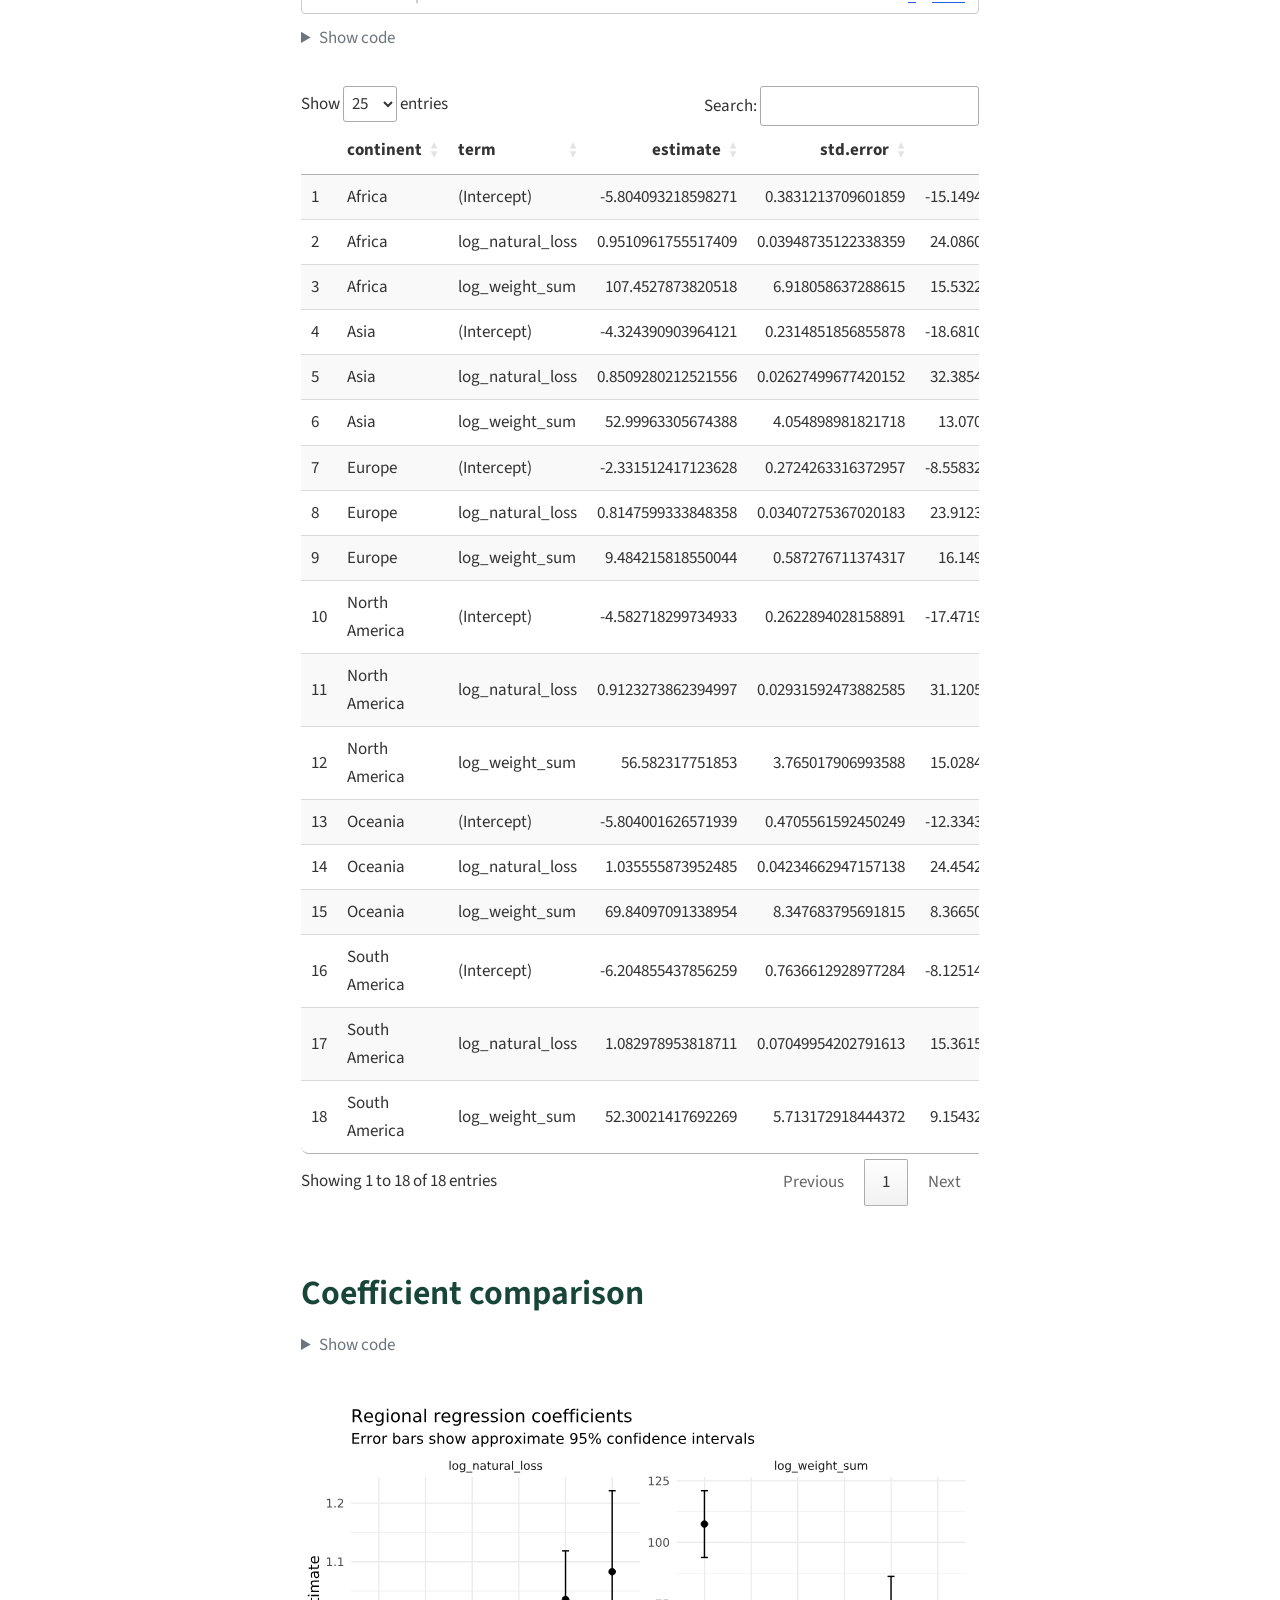
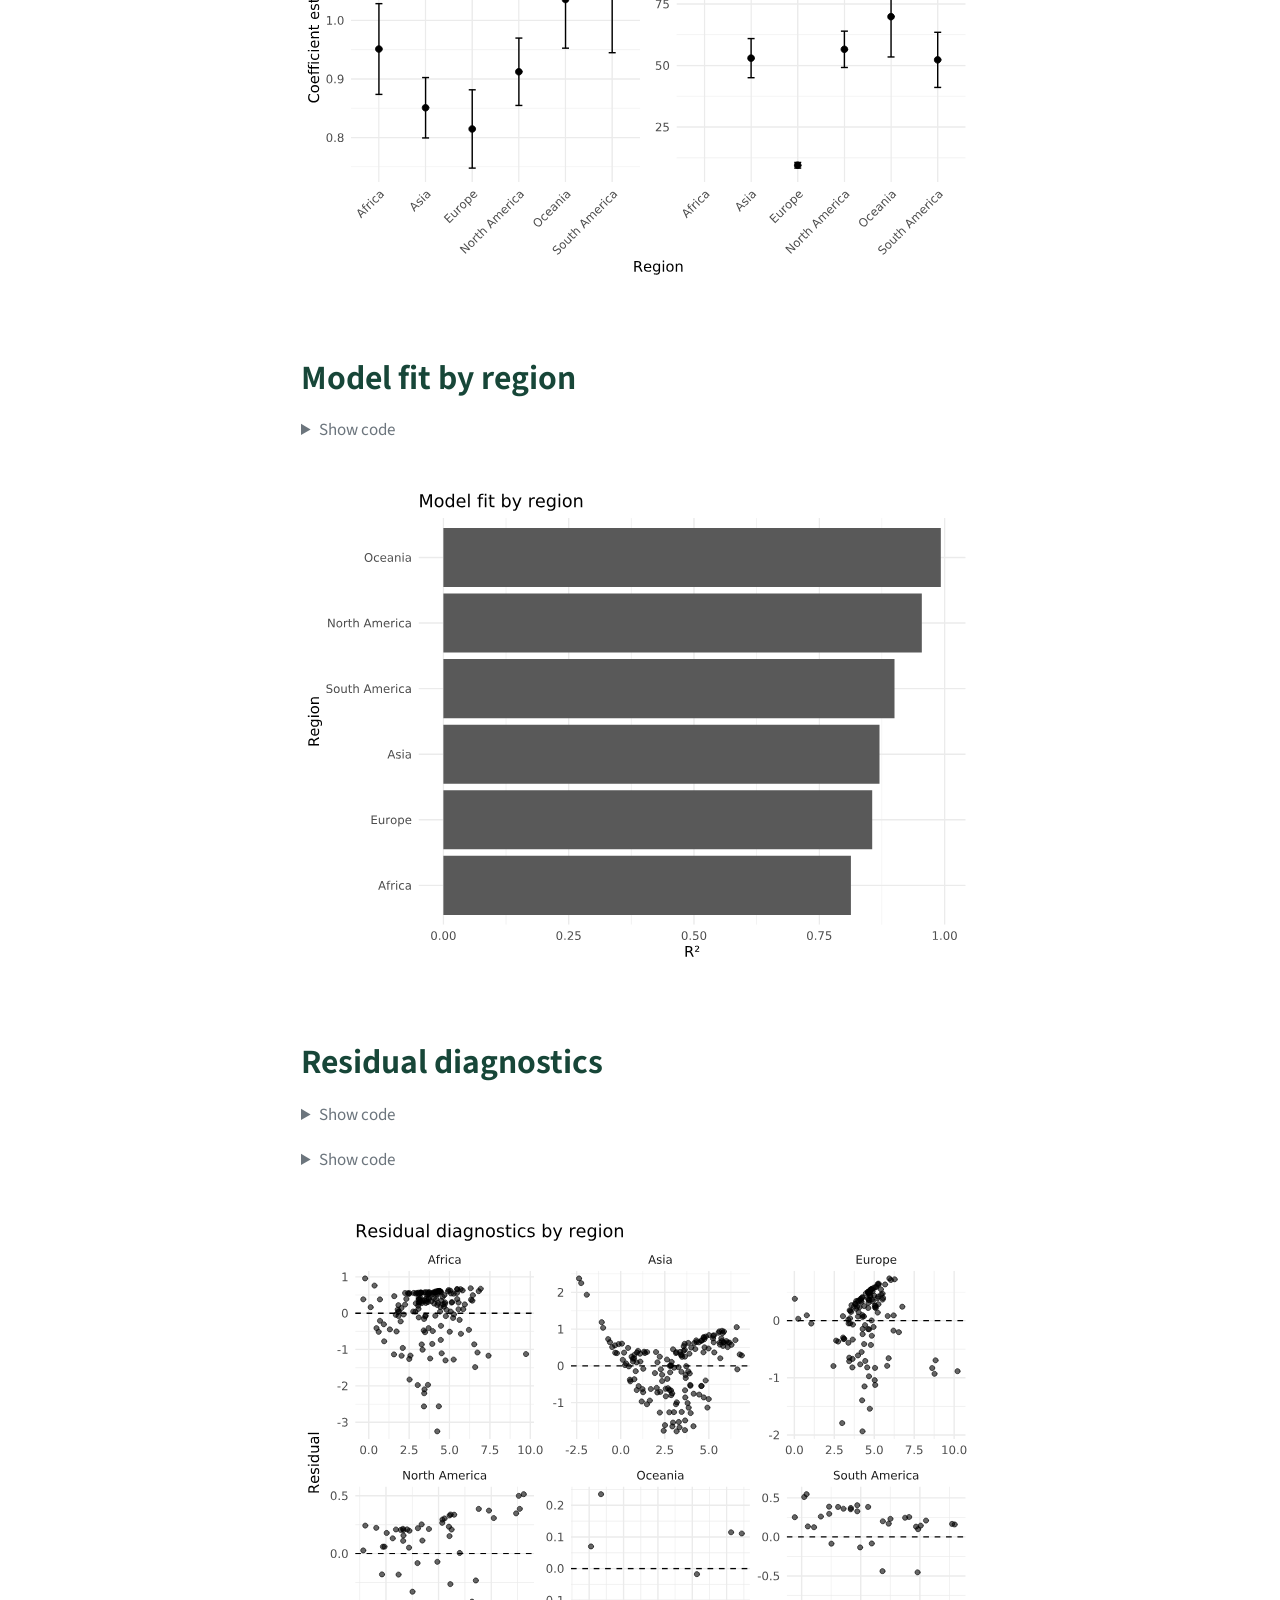
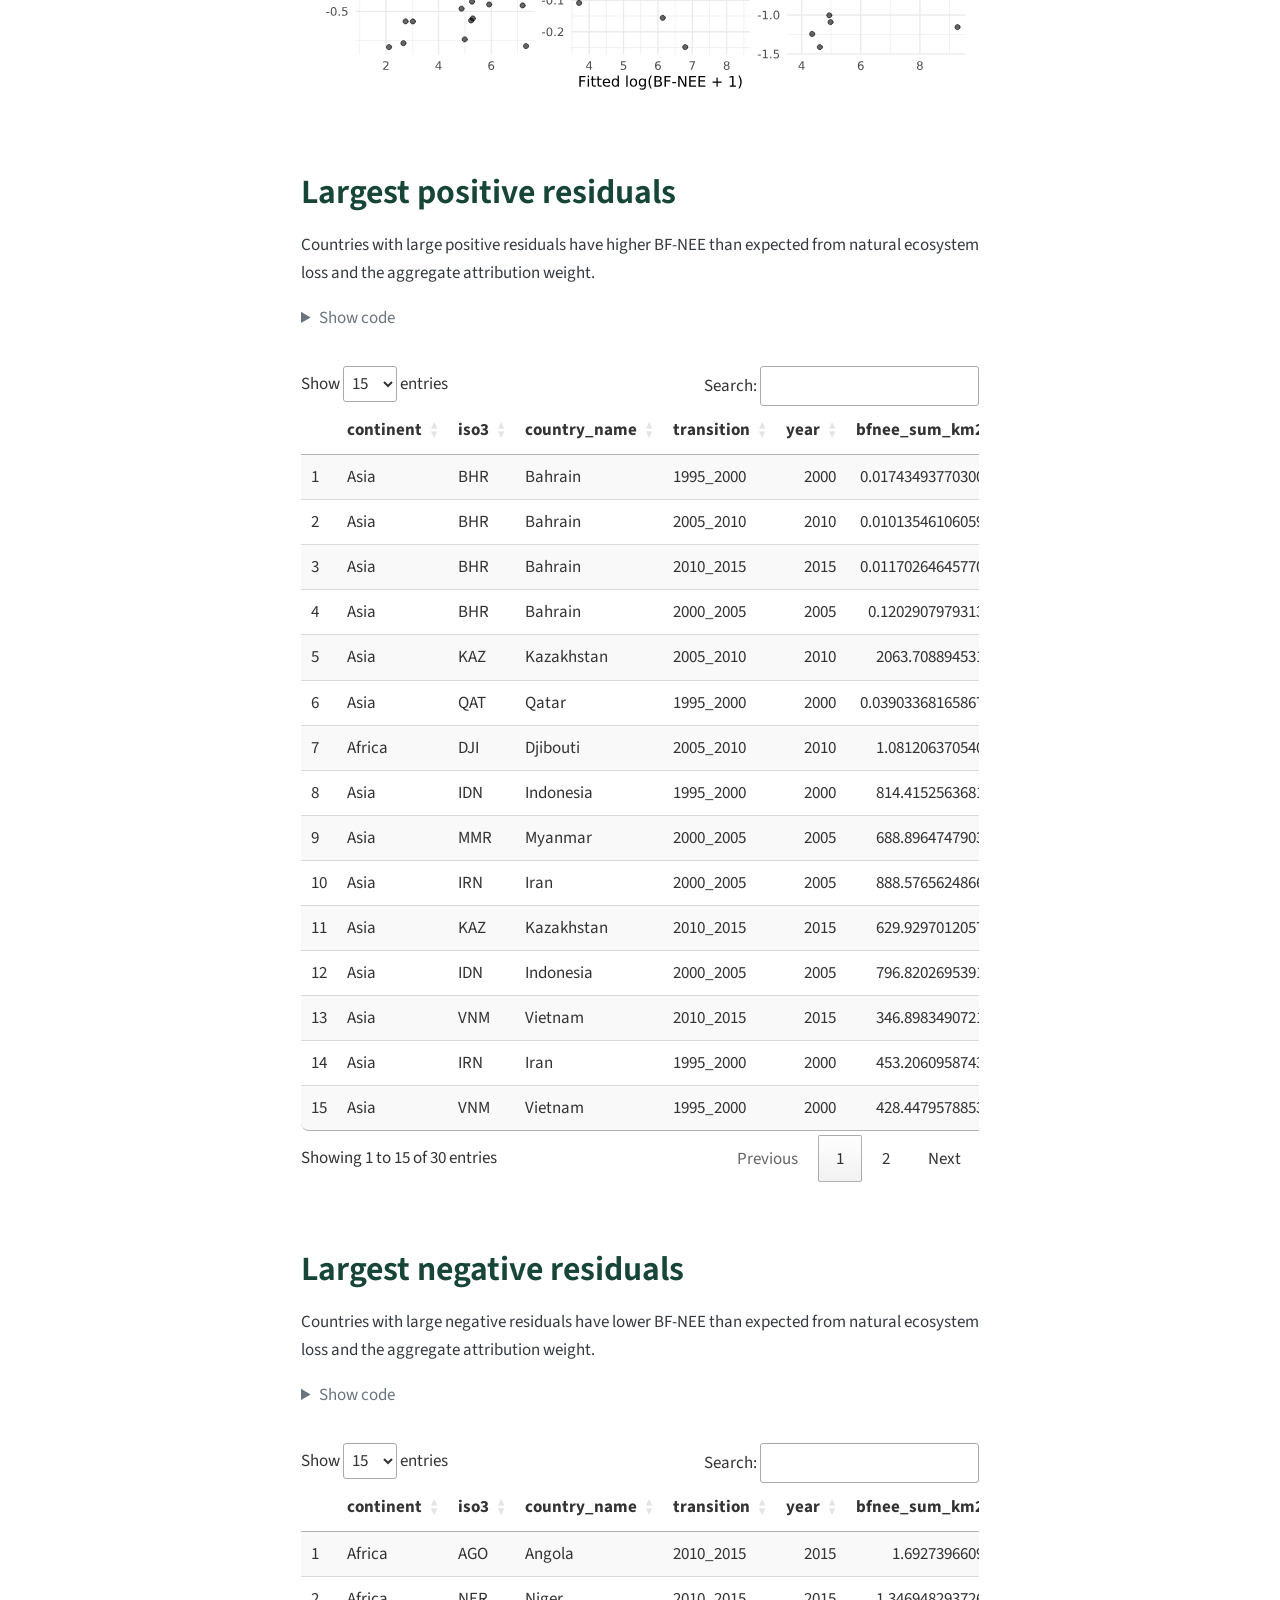
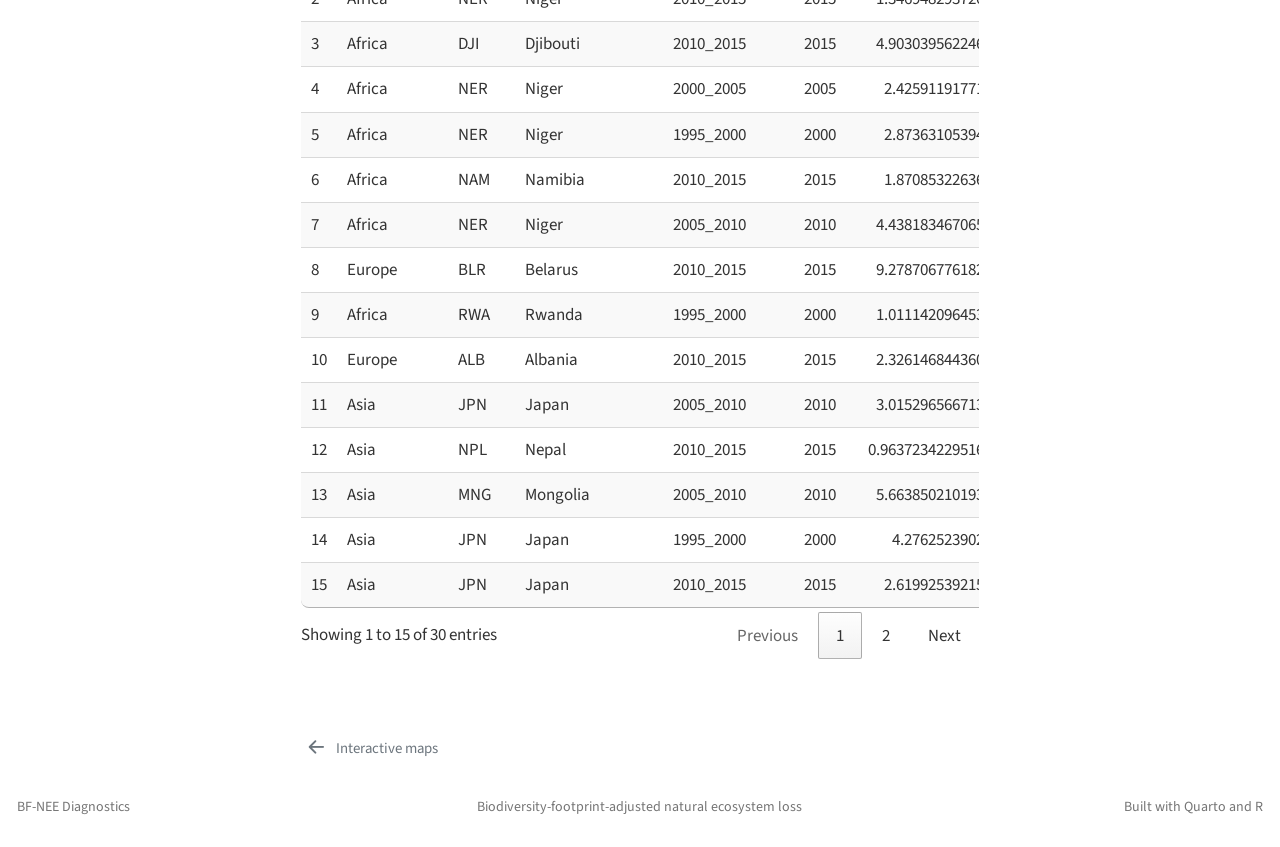
<file: docs/06_regional_regressions.html>
<!DOCTYPE html>
<html xmlns="http://www.w3.org/1999/xhtml" lang="en" xml:lang="en"><head>

<meta charset="utf-8">
<meta name="generator" content="quarto-1.5.57">

<meta name="viewport" content="width=device-width, initial-scale=1.0, user-scalable=yes">


<title>Regional regressions – BF-NEE Diagnostics</title>
<style>
code{white-space: pre-wrap;}
span.smallcaps{font-variant: small-caps;}
div.columns{display: flex; gap: min(4vw, 1.5em);}
div.column{flex: auto; overflow-x: auto;}
div.hanging-indent{margin-left: 1.5em; text-indent: -1.5em;}
ul.task-list{list-style: none;}
ul.task-list li input[type="checkbox"] {
  width: 0.8em;
  margin: 0 0.8em 0.2em -1em; /* quarto-specific, see https://github.com/quarto-dev/quarto-cli/issues/4556 */ 
  vertical-align: middle;
}
/* CSS for syntax highlighting */
pre > code.sourceCode { white-space: pre; position: relative; }
pre > code.sourceCode > span { line-height: 1.25; }
pre > code.sourceCode > span:empty { height: 1.2em; }
.sourceCode { overflow: visible; }
code.sourceCode > span { color: inherit; text-decoration: inherit; }
div.sourceCode { margin: 1em 0; }
pre.sourceCode { margin: 0; }
@media screen {
div.sourceCode { overflow: auto; }
}
@media print {
pre > code.sourceCode { white-space: pre-wrap; }
pre > code.sourceCode > span { display: inline-block; text-indent: -5em; padding-left: 5em; }
}
pre.numberSource code
  { counter-reset: source-line 0; }
pre.numberSource code > span
  { position: relative; left: -4em; counter-increment: source-line; }
pre.numberSource code > span > a:first-child::before
  { content: counter(source-line);
    position: relative; left: -1em; text-align: right; vertical-align: baseline;
    border: none; display: inline-block;
    -webkit-touch-callout: none; -webkit-user-select: none;
    -khtml-user-select: none; -moz-user-select: none;
    -ms-user-select: none; user-select: none;
    padding: 0 4px; width: 4em;
  }
pre.numberSource { margin-left: 3em;  padding-left: 4px; }
div.sourceCode
  {   }
@media screen {
pre > code.sourceCode > span > a:first-child::before { text-decoration: underline; }
}
</style>


<script src="site_libs/quarto-nav/quarto-nav.js"></script>
<script src="site_libs/clipboard/clipboard.min.js"></script>
<script src="site_libs/quarto-search/autocomplete.umd.js"></script>
<script src="site_libs/quarto-search/fuse.min.js"></script>
<script src="site_libs/quarto-search/quarto-search.js"></script>
<meta name="quarto:offset" content="./">
<link href="./05_maps.html" rel="prev">
<script src="site_libs/quarto-html/quarto.js"></script>
<script src="site_libs/quarto-html/popper.min.js"></script>
<script src="site_libs/quarto-html/tippy.umd.min.js"></script>
<script src="site_libs/quarto-html/anchor.min.js"></script>
<link href="site_libs/quarto-html/tippy.css" rel="stylesheet">
<link href="site_libs/quarto-html/quarto-syntax-highlighting.css" rel="stylesheet" class="quarto-color-scheme" id="quarto-text-highlighting-styles">
<link href="site_libs/quarto-html/quarto-syntax-highlighting-dark.css" rel="prefetch" class="quarto-color-scheme quarto-color-alternate" id="quarto-text-highlighting-styles">
<script src="site_libs/bootstrap/bootstrap.min.js"></script>
<link href="site_libs/bootstrap/bootstrap-icons.css" rel="stylesheet">
<link href="site_libs/bootstrap/bootstrap.min.css" rel="stylesheet" class="quarto-color-scheme" id="quarto-bootstrap" data-mode="light">
<link href="site_libs/bootstrap/bootstrap-dark.min.css" rel="prefetch" class="quarto-color-scheme quarto-color-alternate" id="quarto-bootstrap" data-mode="dark">
<script id="quarto-search-options" type="application/json">{
  "location": "navbar",
  "copy-button": false,
  "collapse-after": 3,
  "panel-placement": "end",
  "type": "overlay",
  "limit": 50,
  "keyboard-shortcut": [
    "f",
    "/",
    "s"
  ],
  "show-item-context": false,
  "language": {
    "search-no-results-text": "No results",
    "search-matching-documents-text": "matching documents",
    "search-copy-link-title": "Copy link to search",
    "search-hide-matches-text": "Hide additional matches",
    "search-more-match-text": "more match in this document",
    "search-more-matches-text": "more matches in this document",
    "search-clear-button-title": "Clear",
    "search-text-placeholder": "",
    "search-detached-cancel-button-title": "Cancel",
    "search-submit-button-title": "Submit",
    "search-label": "Search"
  }
}</script>
<style>html{ scroll-behavior: smooth; }</style>
<link href="site_libs/htmltools-fill-0.5.8.1/fill.css" rel="stylesheet">
<script src="site_libs/htmlwidgets-1.6.4/htmlwidgets.js"></script>
<link href="site_libs/datatables-css-0.0.0/datatables-crosstalk.css" rel="stylesheet">
<script src="site_libs/datatables-binding-0.34.0/datatables.js"></script>
<script src="site_libs/jquery-3.6.0/jquery-3.6.0.min.js"></script>
<link href="site_libs/dt-core-1.13.6/css/jquery.dataTables.min.css" rel="stylesheet">
<link href="site_libs/dt-core-1.13.6/css/jquery.dataTables.extra.css" rel="stylesheet">
<script src="site_libs/dt-core-1.13.6/js/jquery.dataTables.min.js"></script>
<link href="site_libs/crosstalk-1.2.2/css/crosstalk.min.css" rel="stylesheet">
<script src="site_libs/crosstalk-1.2.2/js/crosstalk.min.js"></script>
<link href="site_libs/pagedtable-1.1/css/pagedtable.css" rel="stylesheet">
<script src="site_libs/pagedtable-1.1/js/pagedtable.js"></script>


<link rel="stylesheet" href="styles.css">
</head>

<body class="nav-sidebar floating nav-fixed">

<div id="quarto-search-results"></div>
  <header id="quarto-header" class="headroom fixed-top">
    <nav class="navbar navbar-expand-lg " data-bs-theme="dark">
      <div class="navbar-container container-fluid">
      <div class="navbar-brand-container mx-auto">
    <a class="navbar-brand" href="./index.html">
    <span class="navbar-title">BF-NEE Diagnostics</span>
    </a>
  </div>
            <div id="quarto-search" class="" title="Search"></div>
          <button class="navbar-toggler" type="button" data-bs-toggle="collapse" data-bs-target="#navbarCollapse" aria-controls="navbarCollapse" role="menu" aria-expanded="false" aria-label="Toggle navigation" onclick="if (window.quartoToggleHeadroom) { window.quartoToggleHeadroom(); }">
  <span class="navbar-toggler-icon"></span>
</button>
          <div class="collapse navbar-collapse" id="navbarCollapse">
            <ul class="navbar-nav navbar-nav-scroll me-auto">
  <li class="nav-item">
    <a class="nav-link active" href="./00_methodological_framework.html" aria-current="page"> 
<span class="menu-text">Method</span></a>
  </li>  
  <li class="nav-item dropdown ">
    <a class="nav-link dropdown-toggle" href="#" id="nav-menu-results" role="link" data-bs-toggle="dropdown" aria-expanded="false">
 <span class="menu-text">Results</span>
    </a>
    <ul class="dropdown-menu" aria-labelledby="nav-menu-results">    
        <li>
    <a class="dropdown-item" href="./02_global_trends.html">
 <span class="dropdown-text">Global trends</span></a>
  </li>  
        <li>
    <a class="dropdown-item" href="./03_country_drivers.html">
 <span class="dropdown-text">Country drivers</span></a>
  </li>  
        <li>
    <a class="dropdown-item" href="./04_commodity_drivers.html">
 <span class="dropdown-text">Commodity drivers</span></a>
  </li>  
        <li>
    <a class="dropdown-item" href="./05_maps.html">
 <span class="dropdown-text">Interactive maps</span></a>
  </li>  
        <li>
    <a class="dropdown-item" href="./06_regional_regressions.html">
 <span class="dropdown-text">Regional regressions</span></a>
  </li>  
    </ul>
  </li>
  <li class="nav-item">
    <a class="nav-link" href="./01_processing_status.html"> 
<span class="menu-text">Data coverage</span></a>
  </li>  
</ul>
            <ul class="navbar-nav navbar-nav-scroll ms-auto">
  <li class="nav-item compact">
    <a class="nav-link" href="https://github.com/sh33caqo/bf-nee-diagnostics"> <i class="bi bi-github" role="img" aria-label="GitHub repository">
</i> 
<span class="menu-text"></span></a>
  </li>  
</ul>
          </div> <!-- /navcollapse -->
            <div class="quarto-navbar-tools">
  <a href="" class="quarto-color-scheme-toggle quarto-navigation-tool  px-1" onclick="window.quartoToggleColorScheme(); return false;" title="Toggle dark mode"><i class="bi"></i></a>
</div>
      </div> <!-- /container-fluid -->
    </nav>
  <nav class="quarto-secondary-nav">
    <div class="container-fluid d-flex">
      <button type="button" class="quarto-btn-toggle btn" data-bs-toggle="collapse" role="button" data-bs-target=".quarto-sidebar-collapse-item" aria-controls="quarto-sidebar" aria-expanded="false" aria-label="Toggle sidebar navigation" onclick="if (window.quartoToggleHeadroom) { window.quartoToggleHeadroom(); }">
        <i class="bi bi-layout-text-sidebar-reverse"></i>
      </button>
        <nav class="quarto-page-breadcrumbs" aria-label="breadcrumb"><ol class="breadcrumb"><li class="breadcrumb-item"><a href="./02_global_trends.html">Results</a></li><li class="breadcrumb-item"><a href="./06_regional_regressions.html">Regional regressions</a></li></ol></nav>
        <a class="flex-grow-1" role="navigation" data-bs-toggle="collapse" data-bs-target=".quarto-sidebar-collapse-item" aria-controls="quarto-sidebar" aria-expanded="false" aria-label="Toggle sidebar navigation" onclick="if (window.quartoToggleHeadroom) { window.quartoToggleHeadroom(); }">      
        </a>
      <button type="button" class="btn quarto-search-button" aria-label="Search" onclick="window.quartoOpenSearch();">
        <i class="bi bi-search"></i>
      </button>
    </div>
  </nav>
</header>
<!-- content -->
<div id="quarto-content" class="quarto-container page-columns page-rows-contents page-layout-article page-navbar">
<!-- sidebar -->
  <nav id="quarto-sidebar" class="sidebar collapse collapse-horizontal quarto-sidebar-collapse-item sidebar-navigation floating overflow-auto">
        <div class="mt-2 flex-shrink-0 align-items-center">
        <div class="sidebar-search">
        <div id="quarto-search" class="" title="Search"></div>
        </div>
        </div>
    <div class="sidebar-menu-container"> 
    <ul class="list-unstyled mt-1">
        <li class="sidebar-item sidebar-item-section">
      <div class="sidebar-item-container"> 
            <a class="sidebar-item-text sidebar-link text-start" data-bs-toggle="collapse" data-bs-target="#quarto-sidebar-section-1" role="navigation" aria-expanded="true">
 <span class="menu-text">Project</span></a>
          <a class="sidebar-item-toggle text-start" data-bs-toggle="collapse" data-bs-target="#quarto-sidebar-section-1" role="navigation" aria-expanded="true" aria-label="Toggle section">
            <i class="bi bi-chevron-right ms-2"></i>
          </a> 
      </div>
      <ul id="quarto-sidebar-section-1" class="collapse list-unstyled sidebar-section depth1 show">  
          <li class="sidebar-item">
  <div class="sidebar-item-container"> 
  <a href="./00_methodological_framework.html" class="sidebar-item-text sidebar-link">
 <span class="menu-text">Methodological framework</span></a>
  </div>
</li>
          <li class="sidebar-item">
  <div class="sidebar-item-container"> 
  <a href="./01_processing_status.html" class="sidebar-item-text sidebar-link">
 <span class="menu-text">Processing status</span></a>
  </div>
</li>
      </ul>
  </li>
        <li class="sidebar-item sidebar-item-section">
      <div class="sidebar-item-container"> 
            <a class="sidebar-item-text sidebar-link text-start" data-bs-toggle="collapse" data-bs-target="#quarto-sidebar-section-2" role="navigation" aria-expanded="true">
 <span class="menu-text">Results</span></a>
          <a class="sidebar-item-toggle text-start" data-bs-toggle="collapse" data-bs-target="#quarto-sidebar-section-2" role="navigation" aria-expanded="true" aria-label="Toggle section">
            <i class="bi bi-chevron-right ms-2"></i>
          </a> 
      </div>
      <ul id="quarto-sidebar-section-2" class="collapse list-unstyled sidebar-section depth1 show">  
          <li class="sidebar-item">
  <div class="sidebar-item-container"> 
  <a href="./02_global_trends.html" class="sidebar-item-text sidebar-link">
 <span class="menu-text">Global trends</span></a>
  </div>
</li>
          <li class="sidebar-item">
  <div class="sidebar-item-container"> 
  <a href="./03_country_drivers.html" class="sidebar-item-text sidebar-link">
 <span class="menu-text">Country drivers</span></a>
  </div>
</li>
          <li class="sidebar-item">
  <div class="sidebar-item-container"> 
  <a href="./04_commodity_drivers.html" class="sidebar-item-text sidebar-link">
 <span class="menu-text">Commodity drivers</span></a>
  </div>
</li>
          <li class="sidebar-item">
  <div class="sidebar-item-container"> 
  <a href="./05_maps.html" class="sidebar-item-text sidebar-link">
 <span class="menu-text">Interactive maps</span></a>
  </div>
</li>
          <li class="sidebar-item">
  <div class="sidebar-item-container"> 
  <a href="./06_regional_regressions.html" class="sidebar-item-text sidebar-link active">
 <span class="menu-text">Regional regressions</span></a>
  </div>
</li>
      </ul>
  </li>
    </ul>
    </div>
</nav>
<div id="quarto-sidebar-glass" class="quarto-sidebar-collapse-item" data-bs-toggle="collapse" data-bs-target=".quarto-sidebar-collapse-item"></div>
<!-- margin-sidebar -->
    <div id="quarto-margin-sidebar" class="sidebar margin-sidebar">
        <nav id="TOC" role="doc-toc" class="toc-active">
    <h2 id="toc-title">On this page</h2>
   
  <ul>
  <li><a href="#data-coverage" id="toc-data-coverage" class="nav-link active" data-scroll-target="#data-coverage">Data coverage</a></li>
  <li><a href="#model-specification" id="toc-model-specification" class="nav-link" data-scroll-target="#model-specification">Model specification</a></li>
  <li><a href="#bf-nee-and-natural-ecosystem-loss" id="toc-bf-nee-and-natural-ecosystem-loss" class="nav-link" data-scroll-target="#bf-nee-and-natural-ecosystem-loss">BF-NEE and natural ecosystem loss</a></li>
  <li><a href="#log-log-relationship" id="toc-log-log-relationship" class="nav-link" data-scroll-target="#log-log-relationship">Log-log relationship</a></li>
  <li><a href="#regional-regression-models" id="toc-regional-regression-models" class="nav-link" data-scroll-target="#regional-regression-models">Regional regression models</a></li>
  <li><a href="#coefficient-comparison" id="toc-coefficient-comparison" class="nav-link" data-scroll-target="#coefficient-comparison">Coefficient comparison</a></li>
  <li><a href="#model-fit-by-region" id="toc-model-fit-by-region" class="nav-link" data-scroll-target="#model-fit-by-region">Model fit by region</a></li>
  <li><a href="#residual-diagnostics" id="toc-residual-diagnostics" class="nav-link" data-scroll-target="#residual-diagnostics">Residual diagnostics</a></li>
  <li><a href="#largest-positive-residuals" id="toc-largest-positive-residuals" class="nav-link" data-scroll-target="#largest-positive-residuals">Largest positive residuals</a></li>
  <li><a href="#largest-negative-residuals" id="toc-largest-negative-residuals" class="nav-link" data-scroll-target="#largest-negative-residuals">Largest negative residuals</a></li>
  </ul>
</nav>
    </div>
<!-- main -->
<main class="content" id="quarto-document-content">

<header id="title-block-header" class="quarto-title-block default"><nav class="quarto-page-breadcrumbs quarto-title-breadcrumbs d-none d-lg-block" aria-label="breadcrumb"><ol class="breadcrumb"><li class="breadcrumb-item"><a href="./02_global_trends.html">Results</a></li><li class="breadcrumb-item"><a href="./06_regional_regressions.html">Regional regressions</a></li></ol></nav>
<div class="quarto-title">
<div class="quarto-title-block"><div><h1 class="title">Regional regressions</h1><button type="button" class="btn code-tools-button dropdown-toggle" id="quarto-code-tools-menu" data-bs-toggle="dropdown" aria-expanded="false"><i class="bi"></i> Code</button><ul class="dropdown-menu dropdown-menu-end" aria-labelelledby="quarto-code-tools-menu"><li><a id="quarto-show-all-code" class="dropdown-item" href="javascript:void(0)" role="button">Show All Code</a></li><li><a id="quarto-hide-all-code" class="dropdown-item" href="javascript:void(0)" role="button">Hide All Code</a></li><li><hr class="dropdown-divider"></li><li><a id="quarto-view-source" class="dropdown-item" href="javascript:void(0)" role="button">View Source</a></li></ul></div></div>
</div>



<div class="quarto-title-meta">

    
  
    
  </div>
  


</header>


<div class="cell">
<details class="code-fold">
<summary>Show code</summary>
<div class="sourceCode cell-code" id="cb1"><pre class="sourceCode r code-with-copy"><code class="sourceCode r"><span id="cb1-1"><a href="#cb1-1" aria-hidden="true" tabindex="-1"></a><span class="fu">library</span>(dplyr)</span>
<span id="cb1-2"><a href="#cb1-2" aria-hidden="true" tabindex="-1"></a><span class="fu">library</span>(readr)</span>
<span id="cb1-3"><a href="#cb1-3" aria-hidden="true" tabindex="-1"></a><span class="fu">library</span>(ggplot2)</span>
<span id="cb1-4"><a href="#cb1-4" aria-hidden="true" tabindex="-1"></a><span class="fu">library</span>(broom)</span>
<span id="cb1-5"><a href="#cb1-5" aria-hidden="true" tabindex="-1"></a><span class="fu">library</span>(DT)</span>
<span id="cb1-6"><a href="#cb1-6" aria-hidden="true" tabindex="-1"></a><span class="fu">library</span>(scales)</span>
<span id="cb1-7"><a href="#cb1-7" aria-hidden="true" tabindex="-1"></a></span>
<span id="cb1-8"><a href="#cb1-8" aria-hidden="true" tabindex="-1"></a>df <span class="ot">&lt;-</span> <span class="fu">read_csv</span>(</span>
<span id="cb1-9"><a href="#cb1-9" aria-hidden="true" tabindex="-1"></a>  <span class="st">"data/bfnee_regression_dataset.csv"</span>,</span>
<span id="cb1-10"><a href="#cb1-10" aria-hidden="true" tabindex="-1"></a>  <span class="at">show_col_types =</span> <span class="cn">FALSE</span></span>
<span id="cb1-11"><a href="#cb1-11" aria-hidden="true" tabindex="-1"></a>)</span>
<span id="cb1-12"><a href="#cb1-12" aria-hidden="true" tabindex="-1"></a></span>
<span id="cb1-13"><a href="#cb1-13" aria-hidden="true" tabindex="-1"></a>df_model <span class="ot">&lt;-</span> df <span class="sc">%&gt;%</span></span>
<span id="cb1-14"><a href="#cb1-14" aria-hidden="true" tabindex="-1"></a>  <span class="fu">filter</span>(</span>
<span id="cb1-15"><a href="#cb1-15" aria-hidden="true" tabindex="-1"></a>    <span class="sc">!</span><span class="fu">is.na</span>(continent),</span>
<span id="cb1-16"><a href="#cb1-16" aria-hidden="true" tabindex="-1"></a>    <span class="sc">!</span><span class="fu">is.na</span>(log_bfnee),</span>
<span id="cb1-17"><a href="#cb1-17" aria-hidden="true" tabindex="-1"></a>    <span class="sc">!</span><span class="fu">is.na</span>(log_natural_loss),</span>
<span id="cb1-18"><a href="#cb1-18" aria-hidden="true" tabindex="-1"></a>    <span class="sc">!</span><span class="fu">is.na</span>(log_weight_sum),</span>
<span id="cb1-19"><a href="#cb1-19" aria-hidden="true" tabindex="-1"></a>    natural_loss_sum_km2 <span class="sc">&gt;</span> <span class="dv">0</span>,</span>
<span id="cb1-20"><a href="#cb1-20" aria-hidden="true" tabindex="-1"></a>    bfnee_sum_km2 <span class="sc">&gt;</span> <span class="dv">0</span></span>
<span id="cb1-21"><a href="#cb1-21" aria-hidden="true" tabindex="-1"></a>  )</span></code><button title="Copy to Clipboard" class="code-copy-button"><i class="bi"></i></button></pre></div>
</details>
</div>
<section id="data-coverage" class="level1">
<h1>Data coverage</h1>
<div class="cell">
<details class="code-fold">
<summary>Show code</summary>
<div class="sourceCode cell-code" id="cb2"><pre class="sourceCode r code-with-copy"><code class="sourceCode r"><span id="cb2-1"><a href="#cb2-1" aria-hidden="true" tabindex="-1"></a>df_model <span class="sc">%&gt;%</span></span>
<span id="cb2-2"><a href="#cb2-2" aria-hidden="true" tabindex="-1"></a>  <span class="fu">distinct</span>(continent, iso3) <span class="sc">%&gt;%</span></span>
<span id="cb2-3"><a href="#cb2-3" aria-hidden="true" tabindex="-1"></a>  <span class="fu">count</span>(continent, <span class="at">name =</span> <span class="st">"n_countries"</span>) <span class="sc">%&gt;%</span></span>
<span id="cb2-4"><a href="#cb2-4" aria-hidden="true" tabindex="-1"></a>  <span class="fu">arrange</span>(continent)</span></code><button title="Copy to Clipboard" class="code-copy-button"><i class="bi"></i></button></pre></div>
</details>
<div class="cell-output-display">
<div data-pagedtable="false">
  <script data-pagedtable-source="" type="application/json">
{"columns":[{"label":["continent"],"name":[1],"type":["chr"],"align":["left"]},{"label":["n_countries"],"name":[2],"type":["int"],"align":["right"]}],"data":[{"1":"Africa","2":"41"},{"1":"Asia","2":"42"},{"1":"Europe","2":"32"},{"1":"North America","2":"14"},{"1":"Oceania","2":"2"},{"1":"South America","2":"9"}],"options":{"columns":{"min":{},"max":[10]},"rows":{"min":[10],"max":[10]},"pages":{}}}
  </script>
</div>
</div>
</div>
<div class="cell">
<details class="code-fold">
<summary>Show code</summary>
<div class="sourceCode cell-code" id="cb3"><pre class="sourceCode r code-with-copy"><code class="sourceCode r"><span id="cb3-1"><a href="#cb3-1" aria-hidden="true" tabindex="-1"></a>df_model <span class="sc">%&gt;%</span></span>
<span id="cb3-2"><a href="#cb3-2" aria-hidden="true" tabindex="-1"></a>  <span class="fu">count</span>(continent, year) <span class="sc">%&gt;%</span></span>
<span id="cb3-3"><a href="#cb3-3" aria-hidden="true" tabindex="-1"></a>  <span class="fu">arrange</span>(continent, year)</span></code><button title="Copy to Clipboard" class="code-copy-button"><i class="bi"></i></button></pre></div>
</details>
<div class="cell-output-display">
<div data-pagedtable="false">
  <script data-pagedtable-source="" type="application/json">
{"columns":[{"label":["continent"],"name":[1],"type":["chr"],"align":["left"]},{"label":["year"],"name":[2],"type":["dbl"],"align":["right"]},{"label":["n"],"name":[3],"type":["int"],"align":["right"]}],"data":[{"1":"Africa","2":"2000","3":"41"},{"1":"Africa","2":"2005","3":"41"},{"1":"Africa","2":"2010","3":"41"},{"1":"Africa","2":"2015","3":"41"},{"1":"Asia","2":"2000","3":"42"},{"1":"Asia","2":"2005","3":"42"},{"1":"Asia","2":"2010","3":"41"},{"1":"Asia","2":"2015","3":"41"},{"1":"Europe","2":"2000","3":"32"},{"1":"Europe","2":"2005","3":"32"},{"1":"Europe","2":"2010","3":"32"},{"1":"Europe","2":"2015","3":"32"},{"1":"North America","2":"2000","3":"14"},{"1":"North America","2":"2005","3":"14"},{"1":"North America","2":"2010","3":"14"},{"1":"North America","2":"2015","3":"14"},{"1":"Oceania","2":"2000","3":"2"},{"1":"Oceania","2":"2005","3":"2"},{"1":"Oceania","2":"2010","3":"2"},{"1":"Oceania","2":"2015","3":"2"},{"1":"South America","2":"2000","3":"9"},{"1":"South America","2":"2005","3":"9"},{"1":"South America","2":"2010","3":"9"},{"1":"South America","2":"2015","3":"9"}],"options":{"columns":{"min":{},"max":[10]},"rows":{"min":[10],"max":[10]},"pages":{}}}
  </script>
</div>
</div>
</div>
</section>
<section id="model-specification" class="level1">
<h1>Model specification</h1>
<p>The first regional consistency model is:</p>
<pre class="text"><code>log(BF-NEE + 1) ~ log(natural ecosystem loss + 1) + log(weight sum + 1)</code></pre>
<p>where <code>weight_sum</code> represents the aggregated commodity-consumption and production-attribution component.</p>
</section>
<section id="bf-nee-and-natural-ecosystem-loss" class="level1">
<h1>BF-NEE and natural ecosystem loss</h1>
<div class="cell">
<details class="code-fold">
<summary>Show code</summary>
<div class="sourceCode cell-code" id="cb5"><pre class="sourceCode r code-with-copy"><code class="sourceCode r"><span id="cb5-1"><a href="#cb5-1" aria-hidden="true" tabindex="-1"></a><span class="fu">ggplot</span>(</span>
<span id="cb5-2"><a href="#cb5-2" aria-hidden="true" tabindex="-1"></a>  df_model,</span>
<span id="cb5-3"><a href="#cb5-3" aria-hidden="true" tabindex="-1"></a>  <span class="fu">aes</span>(</span>
<span id="cb5-4"><a href="#cb5-4" aria-hidden="true" tabindex="-1"></a>    <span class="at">x =</span> natural_loss_sum_km2,</span>
<span id="cb5-5"><a href="#cb5-5" aria-hidden="true" tabindex="-1"></a>    <span class="at">y =</span> bfnee_sum_km2</span>
<span id="cb5-6"><a href="#cb5-6" aria-hidden="true" tabindex="-1"></a>  )</span>
<span id="cb5-7"><a href="#cb5-7" aria-hidden="true" tabindex="-1"></a>) <span class="sc">+</span></span>
<span id="cb5-8"><a href="#cb5-8" aria-hidden="true" tabindex="-1"></a>  <span class="fu">geom_point</span>(<span class="at">alpha =</span> <span class="fl">0.6</span>) <span class="sc">+</span></span>
<span id="cb5-9"><a href="#cb5-9" aria-hidden="true" tabindex="-1"></a>  <span class="fu">geom_smooth</span>(<span class="at">method =</span> <span class="st">"lm"</span>, <span class="at">se =</span> <span class="cn">FALSE</span>) <span class="sc">+</span></span>
<span id="cb5-10"><a href="#cb5-10" aria-hidden="true" tabindex="-1"></a>  <span class="fu">facet_wrap</span>(<span class="sc">~</span> continent, <span class="at">scales =</span> <span class="st">"free"</span>) <span class="sc">+</span></span>
<span id="cb5-11"><a href="#cb5-11" aria-hidden="true" tabindex="-1"></a>  <span class="fu">scale_x_continuous</span>(<span class="at">labels =</span> comma) <span class="sc">+</span></span>
<span id="cb5-12"><a href="#cb5-12" aria-hidden="true" tabindex="-1"></a>  <span class="fu">scale_y_continuous</span>(<span class="at">labels =</span> comma) <span class="sc">+</span></span>
<span id="cb5-13"><a href="#cb5-13" aria-hidden="true" tabindex="-1"></a>  <span class="fu">labs</span>(</span>
<span id="cb5-14"><a href="#cb5-14" aria-hidden="true" tabindex="-1"></a>    <span class="at">title =</span> <span class="st">"BF-NEE vs natural ecosystem loss"</span>,</span>
<span id="cb5-15"><a href="#cb5-15" aria-hidden="true" tabindex="-1"></a>    <span class="at">subtitle =</span> <span class="st">"Validated countries only"</span>,</span>
<span id="cb5-16"><a href="#cb5-16" aria-hidden="true" tabindex="-1"></a>    <span class="at">x =</span> <span class="st">"Natural ecosystem loss (km²)"</span>,</span>
<span id="cb5-17"><a href="#cb5-17" aria-hidden="true" tabindex="-1"></a>    <span class="at">y =</span> <span class="st">"BF-NEE (km²)"</span></span>
<span id="cb5-18"><a href="#cb5-18" aria-hidden="true" tabindex="-1"></a>  ) <span class="sc">+</span></span>
<span id="cb5-19"><a href="#cb5-19" aria-hidden="true" tabindex="-1"></a>  <span class="fu">theme_minimal</span>()</span></code><button title="Copy to Clipboard" class="code-copy-button"><i class="bi"></i></button></pre></div>
</details>
<div class="cell-output-display">
<div>
<figure class="figure">
<p><img src="06_regional_regressions_files/figure-html/unnamed-chunk-4-1.svg" class="img-fluid figure-img" width="672"></p>
</figure>
</div>
</div>
</div>
</section>
<section id="log-log-relationship" class="level1">
<h1>Log-log relationship</h1>
<div class="cell">
<details class="code-fold">
<summary>Show code</summary>
<div class="sourceCode cell-code" id="cb6"><pre class="sourceCode r code-with-copy"><code class="sourceCode r"><span id="cb6-1"><a href="#cb6-1" aria-hidden="true" tabindex="-1"></a><span class="fu">ggplot</span>(</span>
<span id="cb6-2"><a href="#cb6-2" aria-hidden="true" tabindex="-1"></a>  df_model,</span>
<span id="cb6-3"><a href="#cb6-3" aria-hidden="true" tabindex="-1"></a>  <span class="fu">aes</span>(</span>
<span id="cb6-4"><a href="#cb6-4" aria-hidden="true" tabindex="-1"></a>    <span class="at">x =</span> log_natural_loss,</span>
<span id="cb6-5"><a href="#cb6-5" aria-hidden="true" tabindex="-1"></a>    <span class="at">y =</span> log_bfnee</span>
<span id="cb6-6"><a href="#cb6-6" aria-hidden="true" tabindex="-1"></a>  )</span>
<span id="cb6-7"><a href="#cb6-7" aria-hidden="true" tabindex="-1"></a>) <span class="sc">+</span></span>
<span id="cb6-8"><a href="#cb6-8" aria-hidden="true" tabindex="-1"></a>  <span class="fu">geom_point</span>(<span class="at">alpha =</span> <span class="fl">0.6</span>) <span class="sc">+</span></span>
<span id="cb6-9"><a href="#cb6-9" aria-hidden="true" tabindex="-1"></a>  <span class="fu">geom_smooth</span>(<span class="at">method =</span> <span class="st">"lm"</span>, <span class="at">se =</span> <span class="cn">FALSE</span>) <span class="sc">+</span></span>
<span id="cb6-10"><a href="#cb6-10" aria-hidden="true" tabindex="-1"></a>  <span class="fu">facet_wrap</span>(<span class="sc">~</span> continent, <span class="at">scales =</span> <span class="st">"free"</span>) <span class="sc">+</span></span>
<span id="cb6-11"><a href="#cb6-11" aria-hidden="true" tabindex="-1"></a>  <span class="fu">labs</span>(</span>
<span id="cb6-12"><a href="#cb6-12" aria-hidden="true" tabindex="-1"></a>    <span class="at">title =</span> <span class="st">"Log-log relationship between BF-NEE and natural ecosystem loss"</span>,</span>
<span id="cb6-13"><a href="#cb6-13" aria-hidden="true" tabindex="-1"></a>    <span class="at">subtitle =</span> <span class="st">"Validated countries only"</span>,</span>
<span id="cb6-14"><a href="#cb6-14" aria-hidden="true" tabindex="-1"></a>    <span class="at">x =</span> <span class="st">"log(natural ecosystem loss + 1)"</span>,</span>
<span id="cb6-15"><a href="#cb6-15" aria-hidden="true" tabindex="-1"></a>    <span class="at">y =</span> <span class="st">"log(BF-NEE + 1)"</span></span>
<span id="cb6-16"><a href="#cb6-16" aria-hidden="true" tabindex="-1"></a>  ) <span class="sc">+</span></span>
<span id="cb6-17"><a href="#cb6-17" aria-hidden="true" tabindex="-1"></a>  <span class="fu">theme_minimal</span>()</span></code><button title="Copy to Clipboard" class="code-copy-button"><i class="bi"></i></button></pre></div>
</details>
<div class="cell-output-display">
<div>
<figure class="figure">
<p><img src="06_regional_regressions_files/figure-html/unnamed-chunk-5-1.svg" class="img-fluid figure-img" width="672"></p>
</figure>
</div>
</div>
</div>
</section>
<section id="regional-regression-models" class="level1">
<h1>Regional regression models</h1>
<div class="cell">
<details class="code-fold">
<summary>Show code</summary>
<div class="sourceCode cell-code" id="cb7"><pre class="sourceCode r code-with-copy"><code class="sourceCode r"><span id="cb7-1"><a href="#cb7-1" aria-hidden="true" tabindex="-1"></a>fit_region <span class="ot">&lt;-</span> <span class="cf">function</span>(x) {</span>
<span id="cb7-2"><a href="#cb7-2" aria-hidden="true" tabindex="-1"></a>  <span class="fu">lm</span>(</span>
<span id="cb7-3"><a href="#cb7-3" aria-hidden="true" tabindex="-1"></a>    log_bfnee <span class="sc">~</span> log_natural_loss <span class="sc">+</span> log_weight_sum,</span>
<span id="cb7-4"><a href="#cb7-4" aria-hidden="true" tabindex="-1"></a>    <span class="at">data =</span> x</span>
<span id="cb7-5"><a href="#cb7-5" aria-hidden="true" tabindex="-1"></a>  )</span>
<span id="cb7-6"><a href="#cb7-6" aria-hidden="true" tabindex="-1"></a>}</span>
<span id="cb7-7"><a href="#cb7-7" aria-hidden="true" tabindex="-1"></a></span>
<span id="cb7-8"><a href="#cb7-8" aria-hidden="true" tabindex="-1"></a>regional_models <span class="ot">&lt;-</span> df_model <span class="sc">%&gt;%</span></span>
<span id="cb7-9"><a href="#cb7-9" aria-hidden="true" tabindex="-1"></a>  <span class="fu">group_by</span>(continent) <span class="sc">%&gt;%</span></span>
<span id="cb7-10"><a href="#cb7-10" aria-hidden="true" tabindex="-1"></a>  <span class="fu">group_modify</span>(<span class="sc">~</span> {</span>
<span id="cb7-11"><a href="#cb7-11" aria-hidden="true" tabindex="-1"></a>    model <span class="ot">&lt;-</span> <span class="fu">fit_region</span>(.x)</span>
<span id="cb7-12"><a href="#cb7-12" aria-hidden="true" tabindex="-1"></a>    </span>
<span id="cb7-13"><a href="#cb7-13" aria-hidden="true" tabindex="-1"></a>    tidy_model <span class="ot">&lt;-</span> <span class="fu">tidy</span>(model)</span>
<span id="cb7-14"><a href="#cb7-14" aria-hidden="true" tabindex="-1"></a>    glance_model <span class="ot">&lt;-</span> <span class="fu">glance</span>(model)</span>
<span id="cb7-15"><a href="#cb7-15" aria-hidden="true" tabindex="-1"></a>    </span>
<span id="cb7-16"><a href="#cb7-16" aria-hidden="true" tabindex="-1"></a>    tidy_model <span class="sc">%&gt;%</span></span>
<span id="cb7-17"><a href="#cb7-17" aria-hidden="true" tabindex="-1"></a>      <span class="fu">mutate</span>(</span>
<span id="cb7-18"><a href="#cb7-18" aria-hidden="true" tabindex="-1"></a>        <span class="at">r_squared =</span> glance_model<span class="sc">$</span>r.squared,</span>
<span id="cb7-19"><a href="#cb7-19" aria-hidden="true" tabindex="-1"></a>        <span class="at">adj_r_squared =</span> glance_model<span class="sc">$</span>adj.r.squared,</span>
<span id="cb7-20"><a href="#cb7-20" aria-hidden="true" tabindex="-1"></a>        <span class="at">n_obs =</span> glance_model<span class="sc">$</span>nobs</span>
<span id="cb7-21"><a href="#cb7-21" aria-hidden="true" tabindex="-1"></a>      )</span>
<span id="cb7-22"><a href="#cb7-22" aria-hidden="true" tabindex="-1"></a>  }) <span class="sc">%&gt;%</span></span>
<span id="cb7-23"><a href="#cb7-23" aria-hidden="true" tabindex="-1"></a>  <span class="fu">ungroup</span>()</span>
<span id="cb7-24"><a href="#cb7-24" aria-hidden="true" tabindex="-1"></a></span>
<span id="cb7-25"><a href="#cb7-25" aria-hidden="true" tabindex="-1"></a>regional_models</span></code><button title="Copy to Clipboard" class="code-copy-button"><i class="bi"></i></button></pre></div>
</details>
<div class="cell-output-display">
<div data-pagedtable="false">
  <script data-pagedtable-source="" type="application/json">
{"columns":[{"label":["continent"],"name":[1],"type":["chr"],"align":["left"]},{"label":["term"],"name":[2],"type":["chr"],"align":["left"]},{"label":["estimate"],"name":[3],"type":["dbl"],"align":["right"]},{"label":["std.error"],"name":[4],"type":["dbl"],"align":["right"]},{"label":["statistic"],"name":[5],"type":["dbl"],"align":["right"]},{"label":["p.value"],"name":[6],"type":["dbl"],"align":["right"]},{"label":["r_squared"],"name":[7],"type":["dbl"],"align":["right"]},{"label":["adj_r_squared"],"name":[8],"type":["dbl"],"align":["right"]},{"label":["n_obs"],"name":[9],"type":["int"],"align":["right"]}],"data":[{"1":"Africa","2":"(Intercept)","3":"-5.8040932","4":"0.38312137","5":"-15.149490","6":"8.605561e-33","7":"0.8130765","8":"0.8107545","9":"164"},{"1":"Africa","2":"log_natural_loss","3":"0.9510962","4":"0.03948735","5":"24.086097","6":"2.970362e-55","7":"0.8130765","8":"0.8107545","9":"164"},{"1":"Africa","2":"log_weight_sum","3":"107.4527874","4":"6.91805864","5":"15.532217","6":"7.846539e-34","7":"0.8130765","8":"0.8107545","9":"164"},{"1":"Asia","2":"(Intercept)","3":"-4.3243909","4":"0.23148519","5":"-18.681070","6":"2.323763e-42","7":"0.8700959","8":"0.8685020","9":"166"},{"1":"Asia","2":"log_natural_loss","3":"0.8509280","4":"0.02627500","5":"32.385466","6":"6.595839e-73","7":"0.8700959","8":"0.8685020","9":"166"},{"1":"Asia","2":"log_weight_sum","3":"52.9996331","4":"4.05489898","5":"13.070519","6":"3.658094e-27","7":"0.8700959","8":"0.8685020","9":"166"},{"1":"Europe","2":"(Intercept)","3":"-2.3315124","4":"0.27242633","5":"-8.558323","6":"3.506916e-14","7":"0.8555396","8":"0.8532283","9":"128"},{"1":"Europe","2":"log_natural_loss","3":"0.8147599","4":"0.03407275","5":"23.912359","6":"1.808775e-48","7":"0.8555396","8":"0.8532283","9":"128"},{"1":"Europe","2":"log_weight_sum","3":"9.4842158","4":"0.58727671","5":"16.149484","6":"2.212304e-32","7":"0.8555396","8":"0.8532283","9":"128"},{"1":"North America","2":"(Intercept)","3":"-4.5827183","4":"0.26228940","5":"-17.471992","6":"1.196393e-23","7":"0.9545303","8":"0.9528145","9":"56"},{"1":"North America","2":"log_natural_loss","3":"0.9123274","4":"0.02931592","5":"31.120539","6":"9.943092e-36","7":"0.9545303","8":"0.9528145","9":"56"},{"1":"North America","2":"log_weight_sum","3":"56.5823178","4":"3.76501791","5":"15.028433","6":"9.386982e-21","7":"0.9545303","8":"0.9528145","9":"56"},{"1":"Oceania","2":"(Intercept)","3":"-5.8040016","4":"0.47055616","5":"-12.334344","6":"6.203181e-05","7":"0.9924465","8":"0.9894250","9":"8"},{"1":"Oceania","2":"log_natural_loss","3":"1.0355559","4":"0.04234663","5":"24.454269","6":"2.131968e-06","7":"0.9924465","8":"0.9894250","9":"8"},{"1":"Oceania","2":"log_weight_sum","3":"69.8409709","4":"8.34768380","5":"8.366509","6":"3.993039e-04","7":"0.9924465","8":"0.9894250","9":"8"},{"1":"South America","2":"(Intercept)","3":"-6.2048554","4":"0.76366129","5":"-8.125141","6":"2.226461e-09","7":"0.9000510","8":"0.8939935","9":"36"},{"1":"South America","2":"log_natural_loss","3":"1.0829790","4":"0.07049954","5":"15.361503","6":"1.353036e-16","7":"0.9000510","8":"0.8939935","9":"36"},{"1":"South America","2":"log_weight_sum","3":"52.3002142","4":"5.71317292","5":"9.154320","6":"1.410277e-10","7":"0.9000510","8":"0.8939935","9":"36"}],"options":{"columns":{"min":{},"max":[10]},"rows":{"min":[10],"max":[10]},"pages":{}}}
  </script>
</div>
</div>
</div>
<div class="cell">
<details class="code-fold">
<summary>Show code</summary>
<div class="sourceCode cell-code" id="cb8"><pre class="sourceCode r code-with-copy"><code class="sourceCode r"><span id="cb8-1"><a href="#cb8-1" aria-hidden="true" tabindex="-1"></a><span class="fu">datatable</span>(</span>
<span id="cb8-2"><a href="#cb8-2" aria-hidden="true" tabindex="-1"></a>  regional_models <span class="sc">%&gt;%</span></span>
<span id="cb8-3"><a href="#cb8-3" aria-hidden="true" tabindex="-1"></a>    <span class="fu">arrange</span>(continent, term),</span>
<span id="cb8-4"><a href="#cb8-4" aria-hidden="true" tabindex="-1"></a>  <span class="at">options =</span> <span class="fu">list</span>(<span class="at">pageLength =</span> <span class="dv">25</span>)</span>
<span id="cb8-5"><a href="#cb8-5" aria-hidden="true" tabindex="-1"></a>)</span></code><button title="Copy to Clipboard" class="code-copy-button"><i class="bi"></i></button></pre></div>
</details>
<div class="cell-output-display">
<div class="datatables html-widget html-fill-item" id="htmlwidget-04ec1a39ab2307201188" style="width:100%;height:auto;"></div>
<script type="application/json" data-for="htmlwidget-04ec1a39ab2307201188">{"x":{"filter":"none","vertical":false,"data":[["1","2","3","4","5","6","7","8","9","10","11","12","13","14","15","16","17","18"],["Africa","Africa","Africa","Asia","Asia","Asia","Europe","Europe","Europe","North America","North America","North America","Oceania","Oceania","Oceania","South America","South America","South America"],["(Intercept)","log_natural_loss","log_weight_sum","(Intercept)","log_natural_loss","log_weight_sum","(Intercept)","log_natural_loss","log_weight_sum","(Intercept)","log_natural_loss","log_weight_sum","(Intercept)","log_natural_loss","log_weight_sum","(Intercept)","log_natural_loss","log_weight_sum"],[-5.804093218598271,0.9510961755517409,107.4527873820518,-4.324390903964121,0.8509280212521556,52.99963305674388,-2.331512417123628,0.8147599333848358,9.484215818550044,-4.582718299734933,0.9123273862394997,56.582317751853,-5.804001626571939,1.035555873952485,69.84097091338954,-6.204855437856259,1.082978953818711,52.30021417692269],[0.3831213709601859,0.03948735122338359,6.918058637288615,0.2314851856855878,0.02627499677420152,4.054898981821718,0.2724263316372957,0.03407275367020183,0.587276711374317,0.2622894028158891,0.02931592473882585,3.765017906993588,0.4705561592450249,0.04234662947157138,8.347683795691815,0.7636612928977284,0.07049954202791613,5.713172918444372],[-15.14948958355401,24.08609709401124,15.53221691456574,-18.68106976762512,32.38546625009109,13.0705187217594,-8.558322549480161,23.91235945503813,16.1494839397863,-17.47199181719025,31.12053924163676,15.02843257312279,-12.33434418515329,24.45426913250996,8.366508917052418,-8.125140681560287,15.36150338948127,9.154320186612416],[8.605560947602689e-33,2.970361576156761e-55,7.846538967243649e-34,2.323763424980944e-42,6.595838529599177e-73,3.658093581977584e-27,3.506915934512856e-14,1.808774831333463e-48,2.212303604328987e-32,1.196393037870938e-23,9.94309164141499e-36,9.386981922805937e-21,6.203180712424135e-05,2.131968083798128e-06,0.0003993039260107107,2.226460950835637e-09,1.353036388773629e-16,1.410276748942355e-10],[0.8130765070498051,0.8130765070498051,0.8130765070498051,0.8700958771847103,0.8700958771847103,0.8700958771847103,0.8555396333679682,0.8555396333679682,0.8555396333679682,0.9545303001257218,0.9545303001257218,0.9545303001257218,0.9924464560906122,0.9924464560906122,0.9924464560906122,0.9000510130494853,0.9000510130494853,0.9000510130494853],[0.8107544760814797,0.8107544760814797,0.8107544760814797,0.8685019615673447,0.8685019615673447,0.8685019615673447,0.8532282675018558,0.8532282675018558,0.8532282675018558,0.952814462394617,0.952814462394617,0.952814462394617,0.9894250385268571,0.9894250385268571,0.9894250385268571,0.893993498688848,0.893993498688848,0.893993498688848],[164,164,164,166,166,166,128,128,128,56,56,56,8,8,8,36,36,36]],"container":"<table class=\"display\">\n  <thead>\n    <tr>\n      <th> <\/th>\n      <th>continent<\/th>\n      <th>term<\/th>\n      <th>estimate<\/th>\n      <th>std.error<\/th>\n      <th>statistic<\/th>\n      <th>p.value<\/th>\n      <th>r_squared<\/th>\n      <th>adj_r_squared<\/th>\n      <th>n_obs<\/th>\n    <\/tr>\n  <\/thead>\n<\/table>","options":{"pageLength":25,"columnDefs":[{"className":"dt-right","targets":[3,4,5,6,7,8,9]},{"orderable":false,"targets":0},{"name":" ","targets":0},{"name":"continent","targets":1},{"name":"term","targets":2},{"name":"estimate","targets":3},{"name":"std.error","targets":4},{"name":"statistic","targets":5},{"name":"p.value","targets":6},{"name":"r_squared","targets":7},{"name":"adj_r_squared","targets":8},{"name":"n_obs","targets":9}],"order":[],"autoWidth":false,"orderClasses":false}},"evals":[],"jsHooks":[]}</script>
</div>
</div>
</section>
<section id="coefficient-comparison" class="level1">
<h1>Coefficient comparison</h1>
<div class="cell">
<details class="code-fold">
<summary>Show code</summary>
<div class="sourceCode cell-code" id="cb9"><pre class="sourceCode r code-with-copy"><code class="sourceCode r"><span id="cb9-1"><a href="#cb9-1" aria-hidden="true" tabindex="-1"></a>regional_coefficients <span class="ot">&lt;-</span> regional_models <span class="sc">%&gt;%</span></span>
<span id="cb9-2"><a href="#cb9-2" aria-hidden="true" tabindex="-1"></a>  <span class="fu">filter</span>(term <span class="sc">!=</span> <span class="st">"(Intercept)"</span>)</span>
<span id="cb9-3"><a href="#cb9-3" aria-hidden="true" tabindex="-1"></a></span>
<span id="cb9-4"><a href="#cb9-4" aria-hidden="true" tabindex="-1"></a><span class="fu">ggplot</span>(</span>
<span id="cb9-5"><a href="#cb9-5" aria-hidden="true" tabindex="-1"></a>  regional_coefficients,</span>
<span id="cb9-6"><a href="#cb9-6" aria-hidden="true" tabindex="-1"></a>  <span class="fu">aes</span>(</span>
<span id="cb9-7"><a href="#cb9-7" aria-hidden="true" tabindex="-1"></a>    <span class="at">x =</span> continent,</span>
<span id="cb9-8"><a href="#cb9-8" aria-hidden="true" tabindex="-1"></a>    <span class="at">y =</span> estimate</span>
<span id="cb9-9"><a href="#cb9-9" aria-hidden="true" tabindex="-1"></a>  )</span>
<span id="cb9-10"><a href="#cb9-10" aria-hidden="true" tabindex="-1"></a>) <span class="sc">+</span></span>
<span id="cb9-11"><a href="#cb9-11" aria-hidden="true" tabindex="-1"></a>  <span class="fu">geom_point</span>(<span class="at">size =</span> <span class="dv">2</span>) <span class="sc">+</span></span>
<span id="cb9-12"><a href="#cb9-12" aria-hidden="true" tabindex="-1"></a>  <span class="fu">geom_errorbar</span>(</span>
<span id="cb9-13"><a href="#cb9-13" aria-hidden="true" tabindex="-1"></a>    <span class="fu">aes</span>(</span>
<span id="cb9-14"><a href="#cb9-14" aria-hidden="true" tabindex="-1"></a>      <span class="at">ymin =</span> estimate <span class="sc">-</span> <span class="fl">1.96</span> <span class="sc">*</span> std.error,</span>
<span id="cb9-15"><a href="#cb9-15" aria-hidden="true" tabindex="-1"></a>      <span class="at">ymax =</span> estimate <span class="sc">+</span> <span class="fl">1.96</span> <span class="sc">*</span> std.error</span>
<span id="cb9-16"><a href="#cb9-16" aria-hidden="true" tabindex="-1"></a>    ),</span>
<span id="cb9-17"><a href="#cb9-17" aria-hidden="true" tabindex="-1"></a>    <span class="at">width =</span> <span class="fl">0.15</span></span>
<span id="cb9-18"><a href="#cb9-18" aria-hidden="true" tabindex="-1"></a>  ) <span class="sc">+</span></span>
<span id="cb9-19"><a href="#cb9-19" aria-hidden="true" tabindex="-1"></a>  <span class="fu">facet_wrap</span>(<span class="sc">~</span> term, <span class="at">scales =</span> <span class="st">"free_y"</span>) <span class="sc">+</span></span>
<span id="cb9-20"><a href="#cb9-20" aria-hidden="true" tabindex="-1"></a>  <span class="fu">labs</span>(</span>
<span id="cb9-21"><a href="#cb9-21" aria-hidden="true" tabindex="-1"></a>    <span class="at">title =</span> <span class="st">"Regional regression coefficients"</span>,</span>
<span id="cb9-22"><a href="#cb9-22" aria-hidden="true" tabindex="-1"></a>    <span class="at">subtitle =</span> <span class="st">"Error bars show approximate 95% confidence intervals"</span>,</span>
<span id="cb9-23"><a href="#cb9-23" aria-hidden="true" tabindex="-1"></a>    <span class="at">x =</span> <span class="st">"Region"</span>,</span>
<span id="cb9-24"><a href="#cb9-24" aria-hidden="true" tabindex="-1"></a>    <span class="at">y =</span> <span class="st">"Coefficient estimate"</span></span>
<span id="cb9-25"><a href="#cb9-25" aria-hidden="true" tabindex="-1"></a>  ) <span class="sc">+</span></span>
<span id="cb9-26"><a href="#cb9-26" aria-hidden="true" tabindex="-1"></a>  <span class="fu">theme_minimal</span>() <span class="sc">+</span></span>
<span id="cb9-27"><a href="#cb9-27" aria-hidden="true" tabindex="-1"></a>  <span class="fu">theme</span>(</span>
<span id="cb9-28"><a href="#cb9-28" aria-hidden="true" tabindex="-1"></a>    <span class="at">axis.text.x =</span> <span class="fu">element_text</span>(</span>
<span id="cb9-29"><a href="#cb9-29" aria-hidden="true" tabindex="-1"></a>      <span class="at">angle =</span> <span class="dv">45</span>,</span>
<span id="cb9-30"><a href="#cb9-30" aria-hidden="true" tabindex="-1"></a>      <span class="at">hjust =</span> <span class="dv">1</span></span>
<span id="cb9-31"><a href="#cb9-31" aria-hidden="true" tabindex="-1"></a>    )</span>
<span id="cb9-32"><a href="#cb9-32" aria-hidden="true" tabindex="-1"></a>  )</span></code><button title="Copy to Clipboard" class="code-copy-button"><i class="bi"></i></button></pre></div>
</details>
<div class="cell-output-display">
<div>
<figure class="figure">
<p><img src="06_regional_regressions_files/figure-html/unnamed-chunk-8-1.svg" class="img-fluid figure-img" width="672"></p>
</figure>
</div>
</div>
</div>
</section>
<section id="model-fit-by-region" class="level1">
<h1>Model fit by region</h1>
<div class="cell">
<details class="code-fold">
<summary>Show code</summary>
<div class="sourceCode cell-code" id="cb10"><pre class="sourceCode r code-with-copy"><code class="sourceCode r"><span id="cb10-1"><a href="#cb10-1" aria-hidden="true" tabindex="-1"></a>model_fit <span class="ot">&lt;-</span> regional_models <span class="sc">%&gt;%</span></span>
<span id="cb10-2"><a href="#cb10-2" aria-hidden="true" tabindex="-1"></a>  <span class="fu">distinct</span>(</span>
<span id="cb10-3"><a href="#cb10-3" aria-hidden="true" tabindex="-1"></a>    continent,</span>
<span id="cb10-4"><a href="#cb10-4" aria-hidden="true" tabindex="-1"></a>    r_squared,</span>
<span id="cb10-5"><a href="#cb10-5" aria-hidden="true" tabindex="-1"></a>    adj_r_squared,</span>
<span id="cb10-6"><a href="#cb10-6" aria-hidden="true" tabindex="-1"></a>    n_obs</span>
<span id="cb10-7"><a href="#cb10-7" aria-hidden="true" tabindex="-1"></a>  )</span>
<span id="cb10-8"><a href="#cb10-8" aria-hidden="true" tabindex="-1"></a></span>
<span id="cb10-9"><a href="#cb10-9" aria-hidden="true" tabindex="-1"></a><span class="fu">ggplot</span>(</span>
<span id="cb10-10"><a href="#cb10-10" aria-hidden="true" tabindex="-1"></a>  model_fit,</span>
<span id="cb10-11"><a href="#cb10-11" aria-hidden="true" tabindex="-1"></a>  <span class="fu">aes</span>(</span>
<span id="cb10-12"><a href="#cb10-12" aria-hidden="true" tabindex="-1"></a>    <span class="at">x =</span> <span class="fu">reorder</span>(continent, r_squared),</span>
<span id="cb10-13"><a href="#cb10-13" aria-hidden="true" tabindex="-1"></a>    <span class="at">y =</span> r_squared</span>
<span id="cb10-14"><a href="#cb10-14" aria-hidden="true" tabindex="-1"></a>  )</span>
<span id="cb10-15"><a href="#cb10-15" aria-hidden="true" tabindex="-1"></a>) <span class="sc">+</span></span>
<span id="cb10-16"><a href="#cb10-16" aria-hidden="true" tabindex="-1"></a>  <span class="fu">geom_col</span>() <span class="sc">+</span></span>
<span id="cb10-17"><a href="#cb10-17" aria-hidden="true" tabindex="-1"></a>  <span class="fu">coord_flip</span>() <span class="sc">+</span></span>
<span id="cb10-18"><a href="#cb10-18" aria-hidden="true" tabindex="-1"></a>  <span class="fu">labs</span>(</span>
<span id="cb10-19"><a href="#cb10-19" aria-hidden="true" tabindex="-1"></a>    <span class="at">title =</span> <span class="st">"Model fit by region"</span>,</span>
<span id="cb10-20"><a href="#cb10-20" aria-hidden="true" tabindex="-1"></a>    <span class="at">x =</span> <span class="st">"Region"</span>,</span>
<span id="cb10-21"><a href="#cb10-21" aria-hidden="true" tabindex="-1"></a>    <span class="at">y =</span> <span class="st">"R²"</span></span>
<span id="cb10-22"><a href="#cb10-22" aria-hidden="true" tabindex="-1"></a>  ) <span class="sc">+</span></span>
<span id="cb10-23"><a href="#cb10-23" aria-hidden="true" tabindex="-1"></a>  <span class="fu">theme_minimal</span>()</span></code><button title="Copy to Clipboard" class="code-copy-button"><i class="bi"></i></button></pre></div>
</details>
<div class="cell-output-display">
<div>
<figure class="figure">
<p><img src="06_regional_regressions_files/figure-html/unnamed-chunk-9-1.svg" class="img-fluid figure-img" width="672"></p>
</figure>
</div>
</div>
</div>
</section>
<section id="residual-diagnostics" class="level1">
<h1>Residual diagnostics</h1>
<div class="cell">
<details class="code-fold">
<summary>Show code</summary>
<div class="sourceCode cell-code" id="cb11"><pre class="sourceCode r code-with-copy"><code class="sourceCode r"><span id="cb11-1"><a href="#cb11-1" aria-hidden="true" tabindex="-1"></a>regional_augmented <span class="ot">&lt;-</span> df_model <span class="sc">%&gt;%</span></span>
<span id="cb11-2"><a href="#cb11-2" aria-hidden="true" tabindex="-1"></a>  <span class="fu">group_by</span>(continent) <span class="sc">%&gt;%</span></span>
<span id="cb11-3"><a href="#cb11-3" aria-hidden="true" tabindex="-1"></a>  <span class="fu">group_modify</span>(<span class="sc">~</span> {</span>
<span id="cb11-4"><a href="#cb11-4" aria-hidden="true" tabindex="-1"></a>    model <span class="ot">&lt;-</span> <span class="fu">fit_region</span>(.x)</span>
<span id="cb11-5"><a href="#cb11-5" aria-hidden="true" tabindex="-1"></a>    <span class="fu">augment</span>(model, <span class="at">data =</span> .x)</span>
<span id="cb11-6"><a href="#cb11-6" aria-hidden="true" tabindex="-1"></a>  }) <span class="sc">%&gt;%</span></span>
<span id="cb11-7"><a href="#cb11-7" aria-hidden="true" tabindex="-1"></a>  <span class="fu">ungroup</span>()</span></code><button title="Copy to Clipboard" class="code-copy-button"><i class="bi"></i></button></pre></div>
</details>
</div>
<div class="cell">
<details class="code-fold">
<summary>Show code</summary>
<div class="sourceCode cell-code" id="cb12"><pre class="sourceCode r code-with-copy"><code class="sourceCode r"><span id="cb12-1"><a href="#cb12-1" aria-hidden="true" tabindex="-1"></a><span class="fu">ggplot</span>(</span>
<span id="cb12-2"><a href="#cb12-2" aria-hidden="true" tabindex="-1"></a>  regional_augmented,</span>
<span id="cb12-3"><a href="#cb12-3" aria-hidden="true" tabindex="-1"></a>  <span class="fu">aes</span>(</span>
<span id="cb12-4"><a href="#cb12-4" aria-hidden="true" tabindex="-1"></a>    <span class="at">x =</span> .fitted,</span>
<span id="cb12-5"><a href="#cb12-5" aria-hidden="true" tabindex="-1"></a>    <span class="at">y =</span> .resid</span>
<span id="cb12-6"><a href="#cb12-6" aria-hidden="true" tabindex="-1"></a>  )</span>
<span id="cb12-7"><a href="#cb12-7" aria-hidden="true" tabindex="-1"></a>) <span class="sc">+</span></span>
<span id="cb12-8"><a href="#cb12-8" aria-hidden="true" tabindex="-1"></a>  <span class="fu">geom_point</span>(<span class="at">alpha =</span> <span class="fl">0.6</span>) <span class="sc">+</span></span>
<span id="cb12-9"><a href="#cb12-9" aria-hidden="true" tabindex="-1"></a>  <span class="fu">geom_hline</span>(<span class="at">yintercept =</span> <span class="dv">0</span>, <span class="at">linetype =</span> <span class="st">"dashed"</span>) <span class="sc">+</span></span>
<span id="cb12-10"><a href="#cb12-10" aria-hidden="true" tabindex="-1"></a>  <span class="fu">facet_wrap</span>(<span class="sc">~</span> continent, <span class="at">scales =</span> <span class="st">"free"</span>) <span class="sc">+</span></span>
<span id="cb12-11"><a href="#cb12-11" aria-hidden="true" tabindex="-1"></a>  <span class="fu">labs</span>(</span>
<span id="cb12-12"><a href="#cb12-12" aria-hidden="true" tabindex="-1"></a>    <span class="at">title =</span> <span class="st">"Residual diagnostics by region"</span>,</span>
<span id="cb12-13"><a href="#cb12-13" aria-hidden="true" tabindex="-1"></a>    <span class="at">x =</span> <span class="st">"Fitted log(BF-NEE + 1)"</span>,</span>
<span id="cb12-14"><a href="#cb12-14" aria-hidden="true" tabindex="-1"></a>    <span class="at">y =</span> <span class="st">"Residual"</span></span>
<span id="cb12-15"><a href="#cb12-15" aria-hidden="true" tabindex="-1"></a>  ) <span class="sc">+</span></span>
<span id="cb12-16"><a href="#cb12-16" aria-hidden="true" tabindex="-1"></a>  <span class="fu">theme_minimal</span>()</span></code><button title="Copy to Clipboard" class="code-copy-button"><i class="bi"></i></button></pre></div>
</details>
<div class="cell-output-display">
<div>
<figure class="figure">
<p><img src="06_regional_regressions_files/figure-html/unnamed-chunk-11-1.svg" class="img-fluid figure-img" width="672"></p>
</figure>
</div>
</div>
</div>
</section>
<section id="largest-positive-residuals" class="level1">
<h1>Largest positive residuals</h1>
<p>Countries with large positive residuals have higher BF-NEE than expected from natural ecosystem loss and the aggregate attribution weight.</p>
<div class="cell">
<details class="code-fold">
<summary>Show code</summary>
<div class="sourceCode cell-code" id="cb13"><pre class="sourceCode r code-with-copy"><code class="sourceCode r"><span id="cb13-1"><a href="#cb13-1" aria-hidden="true" tabindex="-1"></a>regional_augmented <span class="sc">%&gt;%</span></span>
<span id="cb13-2"><a href="#cb13-2" aria-hidden="true" tabindex="-1"></a>  <span class="fu">arrange</span>(<span class="fu">desc</span>(.resid)) <span class="sc">%&gt;%</span></span>
<span id="cb13-3"><a href="#cb13-3" aria-hidden="true" tabindex="-1"></a>  <span class="fu">select</span>(</span>
<span id="cb13-4"><a href="#cb13-4" aria-hidden="true" tabindex="-1"></a>    continent,</span>
<span id="cb13-5"><a href="#cb13-5" aria-hidden="true" tabindex="-1"></a>    iso3,</span>
<span id="cb13-6"><a href="#cb13-6" aria-hidden="true" tabindex="-1"></a>    country_name,</span>
<span id="cb13-7"><a href="#cb13-7" aria-hidden="true" tabindex="-1"></a>    transition,</span>
<span id="cb13-8"><a href="#cb13-8" aria-hidden="true" tabindex="-1"></a>    year,</span>
<span id="cb13-9"><a href="#cb13-9" aria-hidden="true" tabindex="-1"></a>    bfnee_sum_km2,</span>
<span id="cb13-10"><a href="#cb13-10" aria-hidden="true" tabindex="-1"></a>    natural_loss_sum_km2,</span>
<span id="cb13-11"><a href="#cb13-11" aria-hidden="true" tabindex="-1"></a>    weight_sum,</span>
<span id="cb13-12"><a href="#cb13-12" aria-hidden="true" tabindex="-1"></a>    .fitted,</span>
<span id="cb13-13"><a href="#cb13-13" aria-hidden="true" tabindex="-1"></a>    .resid</span>
<span id="cb13-14"><a href="#cb13-14" aria-hidden="true" tabindex="-1"></a>  ) <span class="sc">%&gt;%</span></span>
<span id="cb13-15"><a href="#cb13-15" aria-hidden="true" tabindex="-1"></a>  <span class="fu">head</span>(<span class="dv">30</span>) <span class="sc">%&gt;%</span></span>
<span id="cb13-16"><a href="#cb13-16" aria-hidden="true" tabindex="-1"></a>  <span class="fu">datatable</span>(</span>
<span id="cb13-17"><a href="#cb13-17" aria-hidden="true" tabindex="-1"></a>    <span class="at">options =</span> <span class="fu">list</span>(<span class="at">pageLength =</span> <span class="dv">15</span>)</span>
<span id="cb13-18"><a href="#cb13-18" aria-hidden="true" tabindex="-1"></a>  )</span></code><button title="Copy to Clipboard" class="code-copy-button"><i class="bi"></i></button></pre></div>
</details>
<div class="cell-output-display">
<div class="datatables html-widget html-fill-item" id="htmlwidget-6b0e6b938686308f3f08" style="width:100%;height:auto;"></div>
<script type="application/json" data-for="htmlwidget-6b0e6b938686308f3f08">{"x":{"filter":"none","vertical":false,"data":[["1","2","3","4","5","6","7","8","9","10","11","12","13","14","15","16","17","18","19","20","21","22","23","24","25","26","27","28","29","30"],["Asia","Asia","Asia","Asia","Asia","Asia","Africa","Asia","Asia","Asia","Asia","Asia","Asia","Asia","Asia","Asia","Asia","Asia","Africa","Asia","Asia","Europe","Asia","Asia","Europe","Europe","Asia","Asia","Asia","Africa"],["BHR","BHR","BHR","BHR","KAZ","QAT","DJI","IDN","MMR","IRN","KAZ","IDN","VNM","IRN","VNM","MYS","MYS","IRN","GNQ","IDN","MYS","ESP","KWT","VNM","SWE","ESP","CHN","PHL","VNM","MDG"],["Bahrain","Bahrain","Bahrain","Bahrain","Kazakhstan","Qatar","Djibouti","Indonesia","Myanmar","Iran","Kazakhstan","Indonesia","Vietnam","Iran","Vietnam","Malaysia","Malaysia","Iran","Equatorial Guinea","Indonesia","Malaysia","Spain","Kuwait","Vietnam","Sweden","Spain","China","Philippines","Vietnam","Madagascar"],["1995_2000","2005_2010","2010_2015","2000_2005","2005_2010","1995_2000","2005_2010","1995_2000","2000_2005","2000_2005","2010_2015","2000_2005","2010_2015","1995_2000","1995_2000","2000_2005","2005_2010","2005_2010","2010_2015","2005_2010","1995_2000","2010_2015","1995_2000","2005_2010","1995_2000","1995_2000","2000_2005","1995_2000","2000_2005","1995_2000"],[2000,2010,2015,2005,2010,2000,2010,2000,2005,2005,2015,2005,2015,2000,2000,2005,2010,2010,2015,2010,2000,2015,2000,2010,2000,2000,2005,2000,2005,2000],[0.0174349377030012,0.0101354610605995,0.0117026464577066,0.120290797931375,2063.70889453166,0.0390336816586796,1.08120637054088,814.415256368174,688.896474790358,888.576562486666,629.929701205729,796.8202695391431,346.898349072113,453.206095874366,428.447957885384,279.558173460967,241.896850724727,242.064042595954,2.05815536824247,637.644056020745,396.123523995121,799.510672958457,0.0191947458592894,235.249631616257,1100.25695451715,858.284551646728,1349.63031908107,144.85493774595,196.466480590001,1091.66745551586],[7.73005624115467,9.84663939476013,15.0045280456543,35.9891271591187,91589.3587478449,46.3404595744796,88.192981734589,58787.9904223957,45306.6817976807,40075.6886650293,49976.8281627259,75288.4995312338,22616.8979039484,20336.7907868008,38629.9409475171,14824.1250109828,16302.6665804525,18339.6201825934,182.774810931404,80989.5208823639,15078.7121494164,12746.2401711515,67.6891272871317,21543.480870576,22190.6095563593,15744.6490007045,236845.023748177,11000.7159394871,18224.2406840109,101454.574518216],[0.00225547355151131,0.001029332,0.000779941,0.00334242052554224,0.0225321906802658,0.000842324,0.0122595510759765,0.0138534290794678,0.0152051849158401,0.0221724589765092,0.0126044353865724,0.0105835589117483,0.0153380163146532,0.0222850350945776,0.0110910849809179,0.0188583254395793,0.0148378701767159,0.013198967045202,0.0112606073232107,0.00787316740645767,0.0262703817276155,0.06272521646596881,0.00028357206765593,0.0109197595798318,0.0495820969519544,0.0545127777377838,0.00569836890737332,0.0131677736672629,0.0107805029405389,0.0107601600101263],[-2.361219389244287,-2.241375471253908,-1.923556212680404,-1.075158091168938,6.578473546264236,-0.9974266001956092,-0.223594835559481,5.749441119992929,5.598409650414176,5.856506202894519,5.545939628560252,5.78873872527507,5.014174241900912,5.285146507343068,5.247535709158889,4.838165604391897,4.709508107372705,4.724025919977786,0.357869304408561,5.708512880787222,5.236823716256089,5.947457461992355,-0.7102863841049014,4.741668686281224,6.281133755568449,6.04599893139875,6.507138434524698,4.287512940053595,4.5919967237574,6.309583240210544],[2.378504082245007,2.251459912975791,1.935190912758926,1.188746383785204,1.054270978022418,1.035717729168095,0.956542546982888,0.9542563805043773,0.9381318993848087,0.9342393741291337,0.9012548192258025,0.8931446206660976,0.8377360948364485,0.8334045433619863,0.8149648558560658,0.7986154910858101,0.783128763235303,0.7692990384172091,0.7599426089504009,0.7508343855585036,0.7474236596005168,0.7377924032205625,0.7292992347657676,0.7232203207951464,0.7230737367740545,0.7101011949242242,0.7011882309654913,0.6950996106473024,0.6935721276483164,0.6867939523734821]],"container":"<table class=\"display\">\n  <thead>\n    <tr>\n      <th> <\/th>\n      <th>continent<\/th>\n      <th>iso3<\/th>\n      <th>country_name<\/th>\n      <th>transition<\/th>\n      <th>year<\/th>\n      <th>bfnee_sum_km2<\/th>\n      <th>natural_loss_sum_km2<\/th>\n      <th>weight_sum<\/th>\n      <th>.fitted<\/th>\n      <th>.resid<\/th>\n    <\/tr>\n  <\/thead>\n<\/table>","options":{"pageLength":15,"columnDefs":[{"className":"dt-right","targets":[5,6,7,8,9,10]},{"orderable":false,"targets":0},{"name":" ","targets":0},{"name":"continent","targets":1},{"name":"iso3","targets":2},{"name":"country_name","targets":3},{"name":"transition","targets":4},{"name":"year","targets":5},{"name":"bfnee_sum_km2","targets":6},{"name":"natural_loss_sum_km2","targets":7},{"name":"weight_sum","targets":8},{"name":".fitted","targets":9},{"name":".resid","targets":10}],"order":[],"autoWidth":false,"orderClasses":false,"lengthMenu":[10,15,25,50,100]}},"evals":[],"jsHooks":[]}</script>
</div>
</div>
</section>
<section id="largest-negative-residuals" class="level1">
<h1>Largest negative residuals</h1>
<p>Countries with large negative residuals have lower BF-NEE than expected from natural ecosystem loss and the aggregate attribution weight.</p>
<div class="cell">
<details class="code-fold">
<summary>Show code</summary>
<div class="sourceCode cell-code" id="cb14"><pre class="sourceCode r code-with-copy"><code class="sourceCode r"><span id="cb14-1"><a href="#cb14-1" aria-hidden="true" tabindex="-1"></a>regional_augmented <span class="sc">%&gt;%</span></span>
<span id="cb14-2"><a href="#cb14-2" aria-hidden="true" tabindex="-1"></a>  <span class="fu">arrange</span>(.resid) <span class="sc">%&gt;%</span></span>
<span id="cb14-3"><a href="#cb14-3" aria-hidden="true" tabindex="-1"></a>  <span class="fu">select</span>(</span>
<span id="cb14-4"><a href="#cb14-4" aria-hidden="true" tabindex="-1"></a>    continent,</span>
<span id="cb14-5"><a href="#cb14-5" aria-hidden="true" tabindex="-1"></a>    iso3,</span>
<span id="cb14-6"><a href="#cb14-6" aria-hidden="true" tabindex="-1"></a>    country_name,</span>
<span id="cb14-7"><a href="#cb14-7" aria-hidden="true" tabindex="-1"></a>    transition,</span>
<span id="cb14-8"><a href="#cb14-8" aria-hidden="true" tabindex="-1"></a>    year,</span>
<span id="cb14-9"><a href="#cb14-9" aria-hidden="true" tabindex="-1"></a>    bfnee_sum_km2,</span>
<span id="cb14-10"><a href="#cb14-10" aria-hidden="true" tabindex="-1"></a>    natural_loss_sum_km2,</span>
<span id="cb14-11"><a href="#cb14-11" aria-hidden="true" tabindex="-1"></a>    weight_sum,</span>
<span id="cb14-12"><a href="#cb14-12" aria-hidden="true" tabindex="-1"></a>    .fitted,</span>
<span id="cb14-13"><a href="#cb14-13" aria-hidden="true" tabindex="-1"></a>    .resid</span>
<span id="cb14-14"><a href="#cb14-14" aria-hidden="true" tabindex="-1"></a>  ) <span class="sc">%&gt;%</span></span>
<span id="cb14-15"><a href="#cb14-15" aria-hidden="true" tabindex="-1"></a>  <span class="fu">head</span>(<span class="dv">30</span>) <span class="sc">%&gt;%</span></span>
<span id="cb14-16"><a href="#cb14-16" aria-hidden="true" tabindex="-1"></a>  <span class="fu">datatable</span>(</span>
<span id="cb14-17"><a href="#cb14-17" aria-hidden="true" tabindex="-1"></a>    <span class="at">options =</span> <span class="fu">list</span>(<span class="at">pageLength =</span> <span class="dv">15</span>)</span>
<span id="cb14-18"><a href="#cb14-18" aria-hidden="true" tabindex="-1"></a>  )</span></code><button title="Copy to Clipboard" class="code-copy-button"><i class="bi"></i></button></pre></div>
</details>
<div class="cell-output-display">
<div class="datatables html-widget html-fill-item" id="htmlwidget-dff8fc2049744428cce2" style="width:100%;height:auto;"></div>
<script type="application/json" data-for="htmlwidget-dff8fc2049744428cce2">{"x":{"filter":"none","vertical":false,"data":[["1","2","3","4","5","6","7","8","9","10","11","12","13","14","15","16","17","18","19","20","21","22","23","24","25","26","27","28","29","30"],["Africa","Africa","Africa","Africa","Africa","Africa","Africa","Europe","Africa","Europe","Asia","Asia","Asia","Asia","Asia","Asia","Asia","Asia","Europe","Asia","Africa","Asia","South America","Europe","Africa","Asia","Africa","Asia","Asia","Africa"],["AGO","NER","DJI","NER","NER","NAM","NER","BLR","RWA","ALB","JPN","NPL","MNG","JPN","JPN","UZB","NPL","JPN","BLR","BGD","GAB","CYP","VEN","BIH","AGO","KHM","TUN","SAU","AFG","DZA"],["Angola","Niger","Djibouti","Niger","Niger","Namibia","Niger","Belarus","Rwanda","Albania","Japan","Nepal","Mongolia","Japan","Japan","Uzbekistan","Nepal","Japan","Belarus","Bangladesh","Gabon","Cyprus","Venezuela","Bosnia and Herzegovina","Angola","Cambodia","Tunisia","Saudi Arabia","Afghanistan","Algeria"],["2010_2015","2010_2015","2010_2015","2000_2005","1995_2000","2010_2015","2005_2010","2010_2015","1995_2000","2010_2015","2005_2010","2010_2015","2005_2010","1995_2000","2010_2015","2010_2015","2005_2010","2000_2005","2005_2010","1995_2000","2000_2005","1995_2000","2005_2010","1995_2000","2000_2005","2005_2010","1995_2000","1995_2000","2010_2015","2010_2015"],[2015,2015,2015,2005,2000,2015,2010,2015,2000,2015,2010,2015,2010,2000,2015,2015,2010,2005,2010,2000,2005,2000,2010,2000,2005,2010,2000,2000,2015,2015],[1.692739660926,1.34694829372644,4.90303956224633,2.4259119177191,2.8736310539431,1.8708532263664,4.43818346706566,9.278706776182069,1.01114209645347,2.32614684436058,3.01529656671348,0.963723422951606,5.66385021019317,4.276252390248,2.6199253921546,11.020833425644,1.46074935646073,3.17588981191096,23.1287953770238,4.88781757338194,163.423664793775,7.77129749968526,23.6662985836411,16.2631973722832,30.5601460792432,13.6443947690684,52.5186043724244,1.58298730291819,3.47386240324498,2.47776490263386],[38421.6784061482,16096.520146057,87.1536214608568,16245.0114834128,16498.7589095582,10617.4333730702,20556.9831469035,3173.12661495284,6235.82545495234,660.012465895852,6490.2506780558,2765.58952152565,11303.0158086204,7852.63170087418,4887.04557499649,19882.6589926285,2991.06190858078,5080.87357576986,5486.36760302163,7457.50163919577,3772.23653389369,97.2212735743087,20684.1348503799,2993.53646063027,62394.9277811223,16182.8472818588,1306.82242224605,2082.94904805812,3900.0269165214,5943.46047647185],[4.40568899934565e-05,8.36794712614416e-05,0.056257439,0.0001493327304725,0.00017417255861619,0.00017620578922186,0.0002158966344732,0.00292415270226212,0.00016215048140038,0.00352439834187006,0.00046458861458446,0.00034846943827609,0.00050109194782574,0.00054456296379206,0.00053609596130044,0.00055429374022837,0.00048837148892792,0.00062506767125521,0.00421568458794214,0.00065542293066755,0.0433227512473648,0.0799341255384329,0.00114417638256887,0.00543277076942417,0.00048978574339928,0.00084313931503294,0.0401880192856517,0.0007599740874392799,0.00089072780476287,0.00041688927136662],[4.240795374155693,3.417615500366594,4.337043362830321,3.433402459128837,3.450811546029102,3.031830273053466,3.664443484980065,4.265416852832884,2.524222781675736,2.992720783381501,3.169851694685997,2.437994571413554,3.643797600038414,3.336207690664684,2.932263143842357,4.127169044492167,2.512074233558977,2.970066306827403,4.723635185217792,3.298153506794625,6.585972841480105,3.654679674782895,4.616697642217182,4.241656023859645,4.749818422334768,3.967274111258861,5.254885235285658,2.218681063674781,2.75911597664275,2.505923661940755],[-3.250236237511016,-2.564499614534407,-2.561575964536574,-2.202034769505139,-2.096619222042381,-1.977220996047409,-1.970998401371694,-1.935342400701636,-1.825520013782552,-1.790906253146227,-1.779740485329335,-1.763152194742214,-1.747100172888503,-1.672991619529983,-1.645809728119109,-1.640527781212735,-1.611608313553425,-1.54073884263183,-1.540229229039033,-1.525268108629626,-1.483526422783165,-1.483194931829385,-1.41125976007728,-1.393079107835468,-1.297923297747934,-1.283216458629425,-1.274855896554113,-1.269734465206845,-1.260863868798536,-1.259533843855779]],"container":"<table class=\"display\">\n  <thead>\n    <tr>\n      <th> <\/th>\n      <th>continent<\/th>\n      <th>iso3<\/th>\n      <th>country_name<\/th>\n      <th>transition<\/th>\n      <th>year<\/th>\n      <th>bfnee_sum_km2<\/th>\n      <th>natural_loss_sum_km2<\/th>\n      <th>weight_sum<\/th>\n      <th>.fitted<\/th>\n      <th>.resid<\/th>\n    <\/tr>\n  <\/thead>\n<\/table>","options":{"pageLength":15,"columnDefs":[{"className":"dt-right","targets":[5,6,7,8,9,10]},{"orderable":false,"targets":0},{"name":" ","targets":0},{"name":"continent","targets":1},{"name":"iso3","targets":2},{"name":"country_name","targets":3},{"name":"transition","targets":4},{"name":"year","targets":5},{"name":"bfnee_sum_km2","targets":6},{"name":"natural_loss_sum_km2","targets":7},{"name":"weight_sum","targets":8},{"name":".fitted","targets":9},{"name":".resid","targets":10}],"order":[],"autoWidth":false,"orderClasses":false,"lengthMenu":[10,15,25,50,100]}},"evals":[],"jsHooks":[]}</script>
</div>
</div>


<!-- -->

</section>

</main> <!-- /main -->
<script id="quarto-html-after-body" type="application/javascript">
window.document.addEventListener("DOMContentLoaded", function (event) {
  const toggleBodyColorMode = (bsSheetEl) => {
    const mode = bsSheetEl.getAttribute("data-mode");
    const bodyEl = window.document.querySelector("body");
    if (mode === "dark") {
      bodyEl.classList.add("quarto-dark");
      bodyEl.classList.remove("quarto-light");
    } else {
      bodyEl.classList.add("quarto-light");
      bodyEl.classList.remove("quarto-dark");
    }
  }
  const toggleBodyColorPrimary = () => {
    const bsSheetEl = window.document.querySelector("link#quarto-bootstrap");
    if (bsSheetEl) {
      toggleBodyColorMode(bsSheetEl);
    }
  }
  toggleBodyColorPrimary();  
  const disableStylesheet = (stylesheets) => {
    for (let i=0; i < stylesheets.length; i++) {
      const stylesheet = stylesheets[i];
      stylesheet.rel = 'prefetch';
    }
  }
  const enableStylesheet = (stylesheets) => {
    for (let i=0; i < stylesheets.length; i++) {
      const stylesheet = stylesheets[i];
      stylesheet.rel = 'stylesheet';
    }
  }
  const manageTransitions = (selector, allowTransitions) => {
    const els = window.document.querySelectorAll(selector);
    for (let i=0; i < els.length; i++) {
      const el = els[i];
      if (allowTransitions) {
        el.classList.remove('notransition');
      } else {
        el.classList.add('notransition');
      }
    }
  }
  const toggleGiscusIfUsed = (isAlternate, darkModeDefault) => {
    const baseTheme = document.querySelector('#giscus-base-theme')?.value ?? 'light';
    const alternateTheme = document.querySelector('#giscus-alt-theme')?.value ?? 'dark';
    let newTheme = '';
    if(darkModeDefault) {
      newTheme = isAlternate ? baseTheme : alternateTheme;
    } else {
      newTheme = isAlternate ? alternateTheme : baseTheme;
    }
    const changeGiscusTheme = () => {
      // From: https://github.com/giscus/giscus/issues/336
      const sendMessage = (message) => {
        const iframe = document.querySelector('iframe.giscus-frame');
        if (!iframe) return;
        iframe.contentWindow.postMessage({ giscus: message }, 'https://giscus.app');
      }
      sendMessage({
        setConfig: {
          theme: newTheme
        }
      });
    }
    const isGiscussLoaded = window.document.querySelector('iframe.giscus-frame') !== null;
    if (isGiscussLoaded) {
      changeGiscusTheme();
    }
  }
  const toggleColorMode = (alternate) => {
    // Switch the stylesheets
    const alternateStylesheets = window.document.querySelectorAll('link.quarto-color-scheme.quarto-color-alternate');
    manageTransitions('#quarto-margin-sidebar .nav-link', false);
    if (alternate) {
      enableStylesheet(alternateStylesheets);
      for (const sheetNode of alternateStylesheets) {
        if (sheetNode.id === "quarto-bootstrap") {
          toggleBodyColorMode(sheetNode);
        }
      }
    } else {
      disableStylesheet(alternateStylesheets);
      toggleBodyColorPrimary();
    }
    manageTransitions('#quarto-margin-sidebar .nav-link', true);
    // Switch the toggles
    const toggles = window.document.querySelectorAll('.quarto-color-scheme-toggle');
    for (let i=0; i < toggles.length; i++) {
      const toggle = toggles[i];
      if (toggle) {
        if (alternate) {
          toggle.classList.add("alternate");     
        } else {
          toggle.classList.remove("alternate");
        }
      }
    }
    // Hack to workaround the fact that safari doesn't
    // properly recolor the scrollbar when toggling (#1455)
    if (navigator.userAgent.indexOf('Safari') > 0 && navigator.userAgent.indexOf('Chrome') == -1) {
      manageTransitions("body", false);
      window.scrollTo(0, 1);
      setTimeout(() => {
        window.scrollTo(0, 0);
        manageTransitions("body", true);
      }, 40);  
    }
  }
  const isFileUrl = () => { 
    return window.location.protocol === 'file:';
  }
  const hasAlternateSentinel = () => {  
    let styleSentinel = getColorSchemeSentinel();
    if (styleSentinel !== null) {
      return styleSentinel === "alternate";
    } else {
      return false;
    }
  }
  const setStyleSentinel = (alternate) => {
    const value = alternate ? "alternate" : "default";
    if (!isFileUrl()) {
      window.localStorage.setItem("quarto-color-scheme", value);
    } else {
      localAlternateSentinel = value;
    }
  }
  const getColorSchemeSentinel = () => {
    if (!isFileUrl()) {
      const storageValue = window.localStorage.getItem("quarto-color-scheme");
      return storageValue != null ? storageValue : localAlternateSentinel;
    } else {
      return localAlternateSentinel;
    }
  }
  const darkModeDefault = false;
  let localAlternateSentinel = darkModeDefault ? 'alternate' : 'default';
  // Dark / light mode switch
  window.quartoToggleColorScheme = () => {
    // Read the current dark / light value 
    let toAlternate = !hasAlternateSentinel();
    toggleColorMode(toAlternate);
    setStyleSentinel(toAlternate);
    toggleGiscusIfUsed(toAlternate, darkModeDefault);
  };
  // Ensure there is a toggle, if there isn't float one in the top right
  if (window.document.querySelector('.quarto-color-scheme-toggle') === null) {
    const a = window.document.createElement('a');
    a.classList.add('top-right');
    a.classList.add('quarto-color-scheme-toggle');
    a.href = "";
    a.onclick = function() { try { window.quartoToggleColorScheme(); } catch {} return false; };
    const i = window.document.createElement("i");
    i.classList.add('bi');
    a.appendChild(i);
    window.document.body.appendChild(a);
  }
  // Switch to dark mode if need be
  if (hasAlternateSentinel()) {
    toggleColorMode(true);
  } else {
    toggleColorMode(false);
  }
  const icon = "";
  const anchorJS = new window.AnchorJS();
  anchorJS.options = {
    placement: 'right',
    icon: icon
  };
  anchorJS.add('.anchored');
  const isCodeAnnotation = (el) => {
    for (const clz of el.classList) {
      if (clz.startsWith('code-annotation-')) {                     
        return true;
      }
    }
    return false;
  }
  const onCopySuccess = function(e) {
    // button target
    const button = e.trigger;
    // don't keep focus
    button.blur();
    // flash "checked"
    button.classList.add('code-copy-button-checked');
    var currentTitle = button.getAttribute("title");
    button.setAttribute("title", "Copied!");
    let tooltip;
    if (window.bootstrap) {
      button.setAttribute("data-bs-toggle", "tooltip");
      button.setAttribute("data-bs-placement", "left");
      button.setAttribute("data-bs-title", "Copied!");
      tooltip = new bootstrap.Tooltip(button, 
        { trigger: "manual", 
          customClass: "code-copy-button-tooltip",
          offset: [0, -8]});
      tooltip.show();    
    }
    setTimeout(function() {
      if (tooltip) {
        tooltip.hide();
        button.removeAttribute("data-bs-title");
        button.removeAttribute("data-bs-toggle");
        button.removeAttribute("data-bs-placement");
      }
      button.setAttribute("title", currentTitle);
      button.classList.remove('code-copy-button-checked');
    }, 1000);
    // clear code selection
    e.clearSelection();
  }
  const getTextToCopy = function(trigger) {
      const codeEl = trigger.previousElementSibling.cloneNode(true);
      for (const childEl of codeEl.children) {
        if (isCodeAnnotation(childEl)) {
          childEl.remove();
        }
      }
      return codeEl.innerText;
  }
  const clipboard = new window.ClipboardJS('.code-copy-button:not([data-in-quarto-modal])', {
    text: getTextToCopy
  });
  clipboard.on('success', onCopySuccess);
  if (window.document.getElementById('quarto-embedded-source-code-modal')) {
    // For code content inside modals, clipBoardJS needs to be initialized with a container option
    // TODO: Check when it could be a function (https://github.com/zenorocha/clipboard.js/issues/860)
    const clipboardModal = new window.ClipboardJS('.code-copy-button[data-in-quarto-modal]', {
      text: getTextToCopy,
      container: window.document.getElementById('quarto-embedded-source-code-modal')
    });
    clipboardModal.on('success', onCopySuccess);
  }
  const viewSource = window.document.getElementById('quarto-view-source') ||
                     window.document.getElementById('quarto-code-tools-source');
  if (viewSource) {
    const sourceUrl = viewSource.getAttribute("data-quarto-source-url");
    viewSource.addEventListener("click", function(e) {
      if (sourceUrl) {
        // rstudio viewer pane
        if (/\bcapabilities=\b/.test(window.location)) {
          window.open(sourceUrl);
        } else {
          window.location.href = sourceUrl;
        }
      } else {
        const modal = new bootstrap.Modal(document.getElementById('quarto-embedded-source-code-modal'));
        modal.show();
      }
      return false;
    });
  }
  function toggleCodeHandler(show) {
    return function(e) {
      const detailsSrc = window.document.querySelectorAll(".cell > details > .sourceCode");
      for (let i=0; i<detailsSrc.length; i++) {
        const details = detailsSrc[i].parentElement;
        if (show) {
          details.open = true;
        } else {
          details.removeAttribute("open");
        }
      }
      const cellCodeDivs = window.document.querySelectorAll(".cell > .sourceCode");
      const fromCls = show ? "hidden" : "unhidden";
      const toCls = show ? "unhidden" : "hidden";
      for (let i=0; i<cellCodeDivs.length; i++) {
        const codeDiv = cellCodeDivs[i];
        if (codeDiv.classList.contains(fromCls)) {
          codeDiv.classList.remove(fromCls);
          codeDiv.classList.add(toCls);
        } 
      }
      return false;
    }
  }
  const hideAllCode = window.document.getElementById("quarto-hide-all-code");
  if (hideAllCode) {
    hideAllCode.addEventListener("click", toggleCodeHandler(false));
  }
  const showAllCode = window.document.getElementById("quarto-show-all-code");
  if (showAllCode) {
    showAllCode.addEventListener("click", toggleCodeHandler(true));
  }
    var localhostRegex = new RegExp(/^(?:http|https):\/\/localhost\:?[0-9]*\//);
    var mailtoRegex = new RegExp(/^mailto:/);
      var filterRegex = new RegExp('/' + window.location.host + '/');
    var isInternal = (href) => {
        return filterRegex.test(href) || localhostRegex.test(href) || mailtoRegex.test(href);
    }
    // Inspect non-navigation links and adorn them if external
 	var links = window.document.querySelectorAll('a[href]:not(.nav-link):not(.navbar-brand):not(.toc-action):not(.sidebar-link):not(.sidebar-item-toggle):not(.pagination-link):not(.no-external):not([aria-hidden]):not(.dropdown-item):not(.quarto-navigation-tool):not(.about-link)');
    for (var i=0; i<links.length; i++) {
      const link = links[i];
      if (!isInternal(link.href)) {
        // undo the damage that might have been done by quarto-nav.js in the case of
        // links that we want to consider external
        if (link.dataset.originalHref !== undefined) {
          link.href = link.dataset.originalHref;
        }
          // target, if specified
          link.setAttribute("target", "_blank");
          if (link.getAttribute("rel") === null) {
            link.setAttribute("rel", "noopener");
          }
      }
    }
  function tippyHover(el, contentFn, onTriggerFn, onUntriggerFn) {
    const config = {
      allowHTML: true,
      maxWidth: 500,
      delay: 100,
      arrow: false,
      appendTo: function(el) {
          return el.parentElement;
      },
      interactive: true,
      interactiveBorder: 10,
      theme: 'quarto',
      placement: 'bottom-start',
    };
    if (contentFn) {
      config.content = contentFn;
    }
    if (onTriggerFn) {
      config.onTrigger = onTriggerFn;
    }
    if (onUntriggerFn) {
      config.onUntrigger = onUntriggerFn;
    }
    window.tippy(el, config); 
  }
  const noterefs = window.document.querySelectorAll('a[role="doc-noteref"]');
  for (var i=0; i<noterefs.length; i++) {
    const ref = noterefs[i];
    tippyHover(ref, function() {
      // use id or data attribute instead here
      let href = ref.getAttribute('data-footnote-href') || ref.getAttribute('href');
      try { href = new URL(href).hash; } catch {}
      const id = href.replace(/^#\/?/, "");
      const note = window.document.getElementById(id);
      if (note) {
        return note.innerHTML;
      } else {
        return "";
      }
    });
  }
  const xrefs = window.document.querySelectorAll('a.quarto-xref');
  const processXRef = (id, note) => {
    // Strip column container classes
    const stripColumnClz = (el) => {
      el.classList.remove("page-full", "page-columns");
      if (el.children) {
        for (const child of el.children) {
          stripColumnClz(child);
        }
      }
    }
    stripColumnClz(note)
    if (id === null || id.startsWith('sec-')) {
      // Special case sections, only their first couple elements
      const container = document.createElement("div");
      if (note.children && note.children.length > 2) {
        container.appendChild(note.children[0].cloneNode(true));
        for (let i = 1; i < note.children.length; i++) {
          const child = note.children[i];
          if (child.tagName === "P" && child.innerText === "") {
            continue;
          } else {
            container.appendChild(child.cloneNode(true));
            break;
          }
        }
        if (window.Quarto?.typesetMath) {
          window.Quarto.typesetMath(container);
        }
        return container.innerHTML
      } else {
        if (window.Quarto?.typesetMath) {
          window.Quarto.typesetMath(note);
        }
        return note.innerHTML;
      }
    } else {
      // Remove any anchor links if they are present
      const anchorLink = note.querySelector('a.anchorjs-link');
      if (anchorLink) {
        anchorLink.remove();
      }
      if (window.Quarto?.typesetMath) {
        window.Quarto.typesetMath(note);
      }
      // TODO in 1.5, we should make sure this works without a callout special case
      if (note.classList.contains("callout")) {
        return note.outerHTML;
      } else {
        return note.innerHTML;
      }
    }
  }
  for (var i=0; i<xrefs.length; i++) {
    const xref = xrefs[i];
    tippyHover(xref, undefined, function(instance) {
      instance.disable();
      let url = xref.getAttribute('href');
      let hash = undefined; 
      if (url.startsWith('#')) {
        hash = url;
      } else {
        try { hash = new URL(url).hash; } catch {}
      }
      if (hash) {
        const id = hash.replace(/^#\/?/, "");
        const note = window.document.getElementById(id);
        if (note !== null) {
          try {
            const html = processXRef(id, note.cloneNode(true));
            instance.setContent(html);
          } finally {
            instance.enable();
            instance.show();
          }
        } else {
          // See if we can fetch this
          fetch(url.split('#')[0])
          .then(res => res.text())
          .then(html => {
            const parser = new DOMParser();
            const htmlDoc = parser.parseFromString(html, "text/html");
            const note = htmlDoc.getElementById(id);
            if (note !== null) {
              const html = processXRef(id, note);
              instance.setContent(html);
            } 
          }).finally(() => {
            instance.enable();
            instance.show();
          });
        }
      } else {
        // See if we can fetch a full url (with no hash to target)
        // This is a special case and we should probably do some content thinning / targeting
        fetch(url)
        .then(res => res.text())
        .then(html => {
          const parser = new DOMParser();
          const htmlDoc = parser.parseFromString(html, "text/html");
          const note = htmlDoc.querySelector('main.content');
          if (note !== null) {
            // This should only happen for chapter cross references
            // (since there is no id in the URL)
            // remove the first header
            if (note.children.length > 0 && note.children[0].tagName === "HEADER") {
              note.children[0].remove();
            }
            const html = processXRef(null, note);
            instance.setContent(html);
          } 
        }).finally(() => {
          instance.enable();
          instance.show();
        });
      }
    }, function(instance) {
    });
  }
      let selectedAnnoteEl;
      const selectorForAnnotation = ( cell, annotation) => {
        let cellAttr = 'data-code-cell="' + cell + '"';
        let lineAttr = 'data-code-annotation="' +  annotation + '"';
        const selector = 'span[' + cellAttr + '][' + lineAttr + ']';
        return selector;
      }
      const selectCodeLines = (annoteEl) => {
        const doc = window.document;
        const targetCell = annoteEl.getAttribute("data-target-cell");
        const targetAnnotation = annoteEl.getAttribute("data-target-annotation");
        const annoteSpan = window.document.querySelector(selectorForAnnotation(targetCell, targetAnnotation));
        const lines = annoteSpan.getAttribute("data-code-lines").split(",");
        const lineIds = lines.map((line) => {
          return targetCell + "-" + line;
        })
        let top = null;
        let height = null;
        let parent = null;
        if (lineIds.length > 0) {
            //compute the position of the single el (top and bottom and make a div)
            const el = window.document.getElementById(lineIds[0]);
            top = el.offsetTop;
            height = el.offsetHeight;
            parent = el.parentElement.parentElement;
          if (lineIds.length > 1) {
            const lastEl = window.document.getElementById(lineIds[lineIds.length - 1]);
            const bottom = lastEl.offsetTop + lastEl.offsetHeight;
            height = bottom - top;
          }
          if (top !== null && height !== null && parent !== null) {
            // cook up a div (if necessary) and position it 
            let div = window.document.getElementById("code-annotation-line-highlight");
            if (div === null) {
              div = window.document.createElement("div");
              div.setAttribute("id", "code-annotation-line-highlight");
              div.style.position = 'absolute';
              parent.appendChild(div);
            }
            div.style.top = top - 2 + "px";
            div.style.height = height + 4 + "px";
            div.style.left = 0;
            let gutterDiv = window.document.getElementById("code-annotation-line-highlight-gutter");
            if (gutterDiv === null) {
              gutterDiv = window.document.createElement("div");
              gutterDiv.setAttribute("id", "code-annotation-line-highlight-gutter");
              gutterDiv.style.position = 'absolute';
              const codeCell = window.document.getElementById(targetCell);
              const gutter = codeCell.querySelector('.code-annotation-gutter');
              gutter.appendChild(gutterDiv);
            }
            gutterDiv.style.top = top - 2 + "px";
            gutterDiv.style.height = height + 4 + "px";
          }
          selectedAnnoteEl = annoteEl;
        }
      };
      const unselectCodeLines = () => {
        const elementsIds = ["code-annotation-line-highlight", "code-annotation-line-highlight-gutter"];
        elementsIds.forEach((elId) => {
          const div = window.document.getElementById(elId);
          if (div) {
            div.remove();
          }
        });
        selectedAnnoteEl = undefined;
      };
        // Handle positioning of the toggle
    window.addEventListener(
      "resize",
      throttle(() => {
        elRect = undefined;
        if (selectedAnnoteEl) {
          selectCodeLines(selectedAnnoteEl);
        }
      }, 10)
    );
    function throttle(fn, ms) {
    let throttle = false;
    let timer;
      return (...args) => {
        if(!throttle) { // first call gets through
            fn.apply(this, args);
            throttle = true;
        } else { // all the others get throttled
            if(timer) clearTimeout(timer); // cancel #2
            timer = setTimeout(() => {
              fn.apply(this, args);
              timer = throttle = false;
            }, ms);
        }
      };
    }
      // Attach click handler to the DT
      const annoteDls = window.document.querySelectorAll('dt[data-target-cell]');
      for (const annoteDlNode of annoteDls) {
        annoteDlNode.addEventListener('click', (event) => {
          const clickedEl = event.target;
          if (clickedEl !== selectedAnnoteEl) {
            unselectCodeLines();
            const activeEl = window.document.querySelector('dt[data-target-cell].code-annotation-active');
            if (activeEl) {
              activeEl.classList.remove('code-annotation-active');
            }
            selectCodeLines(clickedEl);
            clickedEl.classList.add('code-annotation-active');
          } else {
            // Unselect the line
            unselectCodeLines();
            clickedEl.classList.remove('code-annotation-active');
          }
        });
      }
  const findCites = (el) => {
    const parentEl = el.parentElement;
    if (parentEl) {
      const cites = parentEl.dataset.cites;
      if (cites) {
        return {
          el,
          cites: cites.split(' ')
        };
      } else {
        return findCites(el.parentElement)
      }
    } else {
      return undefined;
    }
  };
  var bibliorefs = window.document.querySelectorAll('a[role="doc-biblioref"]');
  for (var i=0; i<bibliorefs.length; i++) {
    const ref = bibliorefs[i];
    const citeInfo = findCites(ref);
    if (citeInfo) {
      tippyHover(citeInfo.el, function() {
        var popup = window.document.createElement('div');
        citeInfo.cites.forEach(function(cite) {
          var citeDiv = window.document.createElement('div');
          citeDiv.classList.add('hanging-indent');
          citeDiv.classList.add('csl-entry');
          var biblioDiv = window.document.getElementById('ref-' + cite);
          if (biblioDiv) {
            citeDiv.innerHTML = biblioDiv.innerHTML;
          }
          popup.appendChild(citeDiv);
        });
        return popup.innerHTML;
      });
    }
  }
});
</script>
<nav class="page-navigation">
  <div class="nav-page nav-page-previous">
      <a href="./05_maps.html" class="pagination-link" aria-label="Interactive maps">
        <i class="bi bi-arrow-left-short"></i> <span class="nav-page-text">Interactive maps</span>
      </a>          
  </div>
  <div class="nav-page nav-page-next">
  </div>
</nav><div class="modal fade" id="quarto-embedded-source-code-modal" tabindex="-1" aria-labelledby="quarto-embedded-source-code-modal-label" aria-hidden="true"><div class="modal-dialog modal-dialog-scrollable"><div class="modal-content"><div class="modal-header"><h5 class="modal-title" id="quarto-embedded-source-code-modal-label">Source Code</h5><button class="btn-close" data-bs-dismiss="modal"></button></div><div class="modal-body"><div class="">
<div class="sourceCode" id="cb15" data-shortcodes="false"><pre class="sourceCode markdown code-with-copy"><code class="sourceCode markdown"><span id="cb15-1"><a href="#cb15-1" aria-hidden="true" tabindex="-1"></a><span class="co">---</span></span>
<span id="cb15-2"><a href="#cb15-2" aria-hidden="true" tabindex="-1"></a><span class="an">title:</span><span class="co"> "Regional regressions"</span></span>
<span id="cb15-3"><a href="#cb15-3" aria-hidden="true" tabindex="-1"></a><span class="co">---</span></span>
<span id="cb15-4"><a href="#cb15-4" aria-hidden="true" tabindex="-1"></a></span>
<span id="cb15-7"><a href="#cb15-7" aria-hidden="true" tabindex="-1"></a><span class="in">```{r}</span></span>
<span id="cb15-8"><a href="#cb15-8" aria-hidden="true" tabindex="-1"></a><span class="fu">library</span>(dplyr)</span>
<span id="cb15-9"><a href="#cb15-9" aria-hidden="true" tabindex="-1"></a><span class="fu">library</span>(readr)</span>
<span id="cb15-10"><a href="#cb15-10" aria-hidden="true" tabindex="-1"></a><span class="fu">library</span>(ggplot2)</span>
<span id="cb15-11"><a href="#cb15-11" aria-hidden="true" tabindex="-1"></a><span class="fu">library</span>(broom)</span>
<span id="cb15-12"><a href="#cb15-12" aria-hidden="true" tabindex="-1"></a><span class="fu">library</span>(DT)</span>
<span id="cb15-13"><a href="#cb15-13" aria-hidden="true" tabindex="-1"></a><span class="fu">library</span>(scales)</span>
<span id="cb15-14"><a href="#cb15-14" aria-hidden="true" tabindex="-1"></a></span>
<span id="cb15-15"><a href="#cb15-15" aria-hidden="true" tabindex="-1"></a>df <span class="ot">&lt;-</span> <span class="fu">read_csv</span>(</span>
<span id="cb15-16"><a href="#cb15-16" aria-hidden="true" tabindex="-1"></a>  <span class="st">"data/bfnee_regression_dataset.csv"</span>,</span>
<span id="cb15-17"><a href="#cb15-17" aria-hidden="true" tabindex="-1"></a>  <span class="at">show_col_types =</span> <span class="cn">FALSE</span></span>
<span id="cb15-18"><a href="#cb15-18" aria-hidden="true" tabindex="-1"></a>)</span>
<span id="cb15-19"><a href="#cb15-19" aria-hidden="true" tabindex="-1"></a></span>
<span id="cb15-20"><a href="#cb15-20" aria-hidden="true" tabindex="-1"></a>df_model <span class="ot">&lt;-</span> df <span class="sc">%&gt;%</span></span>
<span id="cb15-21"><a href="#cb15-21" aria-hidden="true" tabindex="-1"></a>  <span class="fu">filter</span>(</span>
<span id="cb15-22"><a href="#cb15-22" aria-hidden="true" tabindex="-1"></a>    <span class="sc">!</span><span class="fu">is.na</span>(continent),</span>
<span id="cb15-23"><a href="#cb15-23" aria-hidden="true" tabindex="-1"></a>    <span class="sc">!</span><span class="fu">is.na</span>(log_bfnee),</span>
<span id="cb15-24"><a href="#cb15-24" aria-hidden="true" tabindex="-1"></a>    <span class="sc">!</span><span class="fu">is.na</span>(log_natural_loss),</span>
<span id="cb15-25"><a href="#cb15-25" aria-hidden="true" tabindex="-1"></a>    <span class="sc">!</span><span class="fu">is.na</span>(log_weight_sum),</span>
<span id="cb15-26"><a href="#cb15-26" aria-hidden="true" tabindex="-1"></a>    natural_loss_sum_km2 <span class="sc">&gt;</span> <span class="dv">0</span>,</span>
<span id="cb15-27"><a href="#cb15-27" aria-hidden="true" tabindex="-1"></a>    bfnee_sum_km2 <span class="sc">&gt;</span> <span class="dv">0</span></span>
<span id="cb15-28"><a href="#cb15-28" aria-hidden="true" tabindex="-1"></a>  )</span>
<span id="cb15-29"><a href="#cb15-29" aria-hidden="true" tabindex="-1"></a><span class="in">```</span></span>
<span id="cb15-30"><a href="#cb15-30" aria-hidden="true" tabindex="-1"></a></span>
<span id="cb15-31"><a href="#cb15-31" aria-hidden="true" tabindex="-1"></a><span class="fu"># Data coverage</span></span>
<span id="cb15-32"><a href="#cb15-32" aria-hidden="true" tabindex="-1"></a></span>
<span id="cb15-35"><a href="#cb15-35" aria-hidden="true" tabindex="-1"></a><span class="in">```{r}</span></span>
<span id="cb15-36"><a href="#cb15-36" aria-hidden="true" tabindex="-1"></a>df_model <span class="sc">%&gt;%</span></span>
<span id="cb15-37"><a href="#cb15-37" aria-hidden="true" tabindex="-1"></a>  <span class="fu">distinct</span>(continent, iso3) <span class="sc">%&gt;%</span></span>
<span id="cb15-38"><a href="#cb15-38" aria-hidden="true" tabindex="-1"></a>  <span class="fu">count</span>(continent, <span class="at">name =</span> <span class="st">"n_countries"</span>) <span class="sc">%&gt;%</span></span>
<span id="cb15-39"><a href="#cb15-39" aria-hidden="true" tabindex="-1"></a>  <span class="fu">arrange</span>(continent)</span>
<span id="cb15-40"><a href="#cb15-40" aria-hidden="true" tabindex="-1"></a><span class="in">```</span></span>
<span id="cb15-41"><a href="#cb15-41" aria-hidden="true" tabindex="-1"></a></span>
<span id="cb15-44"><a href="#cb15-44" aria-hidden="true" tabindex="-1"></a><span class="in">```{r}</span></span>
<span id="cb15-45"><a href="#cb15-45" aria-hidden="true" tabindex="-1"></a>df_model <span class="sc">%&gt;%</span></span>
<span id="cb15-46"><a href="#cb15-46" aria-hidden="true" tabindex="-1"></a>  <span class="fu">count</span>(continent, year) <span class="sc">%&gt;%</span></span>
<span id="cb15-47"><a href="#cb15-47" aria-hidden="true" tabindex="-1"></a>  <span class="fu">arrange</span>(continent, year)</span>
<span id="cb15-48"><a href="#cb15-48" aria-hidden="true" tabindex="-1"></a><span class="in">```</span></span>
<span id="cb15-49"><a href="#cb15-49" aria-hidden="true" tabindex="-1"></a></span>
<span id="cb15-50"><a href="#cb15-50" aria-hidden="true" tabindex="-1"></a><span class="fu"># Model specification</span></span>
<span id="cb15-51"><a href="#cb15-51" aria-hidden="true" tabindex="-1"></a></span>
<span id="cb15-52"><a href="#cb15-52" aria-hidden="true" tabindex="-1"></a>The first regional consistency model is:</span>
<span id="cb15-53"><a href="#cb15-53" aria-hidden="true" tabindex="-1"></a></span>
<span id="cb15-54"><a href="#cb15-54" aria-hidden="true" tabindex="-1"></a><span class="in">```text</span></span>
<span id="cb15-55"><a href="#cb15-55" aria-hidden="true" tabindex="-1"></a><span class="in">log(BF-NEE + 1) ~ log(natural ecosystem loss + 1) + log(weight sum + 1)</span></span>
<span id="cb15-56"><a href="#cb15-56" aria-hidden="true" tabindex="-1"></a><span class="in">```</span></span>
<span id="cb15-57"><a href="#cb15-57" aria-hidden="true" tabindex="-1"></a></span>
<span id="cb15-58"><a href="#cb15-58" aria-hidden="true" tabindex="-1"></a>where <span class="in">`weight_sum`</span> represents the aggregated commodity-consumption and production-attribution component.</span>
<span id="cb15-59"><a href="#cb15-59" aria-hidden="true" tabindex="-1"></a></span>
<span id="cb15-60"><a href="#cb15-60" aria-hidden="true" tabindex="-1"></a><span class="fu"># BF-NEE and natural ecosystem loss</span></span>
<span id="cb15-61"><a href="#cb15-61" aria-hidden="true" tabindex="-1"></a></span>
<span id="cb15-64"><a href="#cb15-64" aria-hidden="true" tabindex="-1"></a><span class="in">```{r}</span></span>
<span id="cb15-65"><a href="#cb15-65" aria-hidden="true" tabindex="-1"></a><span class="fu">ggplot</span>(</span>
<span id="cb15-66"><a href="#cb15-66" aria-hidden="true" tabindex="-1"></a>  df_model,</span>
<span id="cb15-67"><a href="#cb15-67" aria-hidden="true" tabindex="-1"></a>  <span class="fu">aes</span>(</span>
<span id="cb15-68"><a href="#cb15-68" aria-hidden="true" tabindex="-1"></a>    <span class="at">x =</span> natural_loss_sum_km2,</span>
<span id="cb15-69"><a href="#cb15-69" aria-hidden="true" tabindex="-1"></a>    <span class="at">y =</span> bfnee_sum_km2</span>
<span id="cb15-70"><a href="#cb15-70" aria-hidden="true" tabindex="-1"></a>  )</span>
<span id="cb15-71"><a href="#cb15-71" aria-hidden="true" tabindex="-1"></a>) <span class="sc">+</span></span>
<span id="cb15-72"><a href="#cb15-72" aria-hidden="true" tabindex="-1"></a>  <span class="fu">geom_point</span>(<span class="at">alpha =</span> <span class="fl">0.6</span>) <span class="sc">+</span></span>
<span id="cb15-73"><a href="#cb15-73" aria-hidden="true" tabindex="-1"></a>  <span class="fu">geom_smooth</span>(<span class="at">method =</span> <span class="st">"lm"</span>, <span class="at">se =</span> <span class="cn">FALSE</span>) <span class="sc">+</span></span>
<span id="cb15-74"><a href="#cb15-74" aria-hidden="true" tabindex="-1"></a>  <span class="fu">facet_wrap</span>(<span class="sc">~</span> continent, <span class="at">scales =</span> <span class="st">"free"</span>) <span class="sc">+</span></span>
<span id="cb15-75"><a href="#cb15-75" aria-hidden="true" tabindex="-1"></a>  <span class="fu">scale_x_continuous</span>(<span class="at">labels =</span> comma) <span class="sc">+</span></span>
<span id="cb15-76"><a href="#cb15-76" aria-hidden="true" tabindex="-1"></a>  <span class="fu">scale_y_continuous</span>(<span class="at">labels =</span> comma) <span class="sc">+</span></span>
<span id="cb15-77"><a href="#cb15-77" aria-hidden="true" tabindex="-1"></a>  <span class="fu">labs</span>(</span>
<span id="cb15-78"><a href="#cb15-78" aria-hidden="true" tabindex="-1"></a>    <span class="at">title =</span> <span class="st">"BF-NEE vs natural ecosystem loss"</span>,</span>
<span id="cb15-79"><a href="#cb15-79" aria-hidden="true" tabindex="-1"></a>    <span class="at">subtitle =</span> <span class="st">"Validated countries only"</span>,</span>
<span id="cb15-80"><a href="#cb15-80" aria-hidden="true" tabindex="-1"></a>    <span class="at">x =</span> <span class="st">"Natural ecosystem loss (km²)"</span>,</span>
<span id="cb15-81"><a href="#cb15-81" aria-hidden="true" tabindex="-1"></a>    <span class="at">y =</span> <span class="st">"BF-NEE (km²)"</span></span>
<span id="cb15-82"><a href="#cb15-82" aria-hidden="true" tabindex="-1"></a>  ) <span class="sc">+</span></span>
<span id="cb15-83"><a href="#cb15-83" aria-hidden="true" tabindex="-1"></a>  <span class="fu">theme_minimal</span>()</span>
<span id="cb15-84"><a href="#cb15-84" aria-hidden="true" tabindex="-1"></a><span class="in">```</span></span>
<span id="cb15-85"><a href="#cb15-85" aria-hidden="true" tabindex="-1"></a></span>
<span id="cb15-86"><a href="#cb15-86" aria-hidden="true" tabindex="-1"></a><span class="fu"># Log-log relationship</span></span>
<span id="cb15-87"><a href="#cb15-87" aria-hidden="true" tabindex="-1"></a></span>
<span id="cb15-90"><a href="#cb15-90" aria-hidden="true" tabindex="-1"></a><span class="in">```{r}</span></span>
<span id="cb15-91"><a href="#cb15-91" aria-hidden="true" tabindex="-1"></a><span class="fu">ggplot</span>(</span>
<span id="cb15-92"><a href="#cb15-92" aria-hidden="true" tabindex="-1"></a>  df_model,</span>
<span id="cb15-93"><a href="#cb15-93" aria-hidden="true" tabindex="-1"></a>  <span class="fu">aes</span>(</span>
<span id="cb15-94"><a href="#cb15-94" aria-hidden="true" tabindex="-1"></a>    <span class="at">x =</span> log_natural_loss,</span>
<span id="cb15-95"><a href="#cb15-95" aria-hidden="true" tabindex="-1"></a>    <span class="at">y =</span> log_bfnee</span>
<span id="cb15-96"><a href="#cb15-96" aria-hidden="true" tabindex="-1"></a>  )</span>
<span id="cb15-97"><a href="#cb15-97" aria-hidden="true" tabindex="-1"></a>) <span class="sc">+</span></span>
<span id="cb15-98"><a href="#cb15-98" aria-hidden="true" tabindex="-1"></a>  <span class="fu">geom_point</span>(<span class="at">alpha =</span> <span class="fl">0.6</span>) <span class="sc">+</span></span>
<span id="cb15-99"><a href="#cb15-99" aria-hidden="true" tabindex="-1"></a>  <span class="fu">geom_smooth</span>(<span class="at">method =</span> <span class="st">"lm"</span>, <span class="at">se =</span> <span class="cn">FALSE</span>) <span class="sc">+</span></span>
<span id="cb15-100"><a href="#cb15-100" aria-hidden="true" tabindex="-1"></a>  <span class="fu">facet_wrap</span>(<span class="sc">~</span> continent, <span class="at">scales =</span> <span class="st">"free"</span>) <span class="sc">+</span></span>
<span id="cb15-101"><a href="#cb15-101" aria-hidden="true" tabindex="-1"></a>  <span class="fu">labs</span>(</span>
<span id="cb15-102"><a href="#cb15-102" aria-hidden="true" tabindex="-1"></a>    <span class="at">title =</span> <span class="st">"Log-log relationship between BF-NEE and natural ecosystem loss"</span>,</span>
<span id="cb15-103"><a href="#cb15-103" aria-hidden="true" tabindex="-1"></a>    <span class="at">subtitle =</span> <span class="st">"Validated countries only"</span>,</span>
<span id="cb15-104"><a href="#cb15-104" aria-hidden="true" tabindex="-1"></a>    <span class="at">x =</span> <span class="st">"log(natural ecosystem loss + 1)"</span>,</span>
<span id="cb15-105"><a href="#cb15-105" aria-hidden="true" tabindex="-1"></a>    <span class="at">y =</span> <span class="st">"log(BF-NEE + 1)"</span></span>
<span id="cb15-106"><a href="#cb15-106" aria-hidden="true" tabindex="-1"></a>  ) <span class="sc">+</span></span>
<span id="cb15-107"><a href="#cb15-107" aria-hidden="true" tabindex="-1"></a>  <span class="fu">theme_minimal</span>()</span>
<span id="cb15-108"><a href="#cb15-108" aria-hidden="true" tabindex="-1"></a><span class="in">```</span></span>
<span id="cb15-109"><a href="#cb15-109" aria-hidden="true" tabindex="-1"></a></span>
<span id="cb15-110"><a href="#cb15-110" aria-hidden="true" tabindex="-1"></a><span class="fu"># Regional regression models</span></span>
<span id="cb15-111"><a href="#cb15-111" aria-hidden="true" tabindex="-1"></a></span>
<span id="cb15-114"><a href="#cb15-114" aria-hidden="true" tabindex="-1"></a><span class="in">```{r}</span></span>
<span id="cb15-115"><a href="#cb15-115" aria-hidden="true" tabindex="-1"></a>fit_region <span class="ot">&lt;-</span> <span class="cf">function</span>(x) {</span>
<span id="cb15-116"><a href="#cb15-116" aria-hidden="true" tabindex="-1"></a>  <span class="fu">lm</span>(</span>
<span id="cb15-117"><a href="#cb15-117" aria-hidden="true" tabindex="-1"></a>    log_bfnee <span class="sc">~</span> log_natural_loss <span class="sc">+</span> log_weight_sum,</span>
<span id="cb15-118"><a href="#cb15-118" aria-hidden="true" tabindex="-1"></a>    <span class="at">data =</span> x</span>
<span id="cb15-119"><a href="#cb15-119" aria-hidden="true" tabindex="-1"></a>  )</span>
<span id="cb15-120"><a href="#cb15-120" aria-hidden="true" tabindex="-1"></a>}</span>
<span id="cb15-121"><a href="#cb15-121" aria-hidden="true" tabindex="-1"></a></span>
<span id="cb15-122"><a href="#cb15-122" aria-hidden="true" tabindex="-1"></a>regional_models <span class="ot">&lt;-</span> df_model <span class="sc">%&gt;%</span></span>
<span id="cb15-123"><a href="#cb15-123" aria-hidden="true" tabindex="-1"></a>  <span class="fu">group_by</span>(continent) <span class="sc">%&gt;%</span></span>
<span id="cb15-124"><a href="#cb15-124" aria-hidden="true" tabindex="-1"></a>  <span class="fu">group_modify</span>(<span class="sc">~</span> {</span>
<span id="cb15-125"><a href="#cb15-125" aria-hidden="true" tabindex="-1"></a>    model <span class="ot">&lt;-</span> <span class="fu">fit_region</span>(.x)</span>
<span id="cb15-126"><a href="#cb15-126" aria-hidden="true" tabindex="-1"></a>    </span>
<span id="cb15-127"><a href="#cb15-127" aria-hidden="true" tabindex="-1"></a>    tidy_model <span class="ot">&lt;-</span> <span class="fu">tidy</span>(model)</span>
<span id="cb15-128"><a href="#cb15-128" aria-hidden="true" tabindex="-1"></a>    glance_model <span class="ot">&lt;-</span> <span class="fu">glance</span>(model)</span>
<span id="cb15-129"><a href="#cb15-129" aria-hidden="true" tabindex="-1"></a>    </span>
<span id="cb15-130"><a href="#cb15-130" aria-hidden="true" tabindex="-1"></a>    tidy_model <span class="sc">%&gt;%</span></span>
<span id="cb15-131"><a href="#cb15-131" aria-hidden="true" tabindex="-1"></a>      <span class="fu">mutate</span>(</span>
<span id="cb15-132"><a href="#cb15-132" aria-hidden="true" tabindex="-1"></a>        <span class="at">r_squared =</span> glance_model<span class="sc">$</span>r.squared,</span>
<span id="cb15-133"><a href="#cb15-133" aria-hidden="true" tabindex="-1"></a>        <span class="at">adj_r_squared =</span> glance_model<span class="sc">$</span>adj.r.squared,</span>
<span id="cb15-134"><a href="#cb15-134" aria-hidden="true" tabindex="-1"></a>        <span class="at">n_obs =</span> glance_model<span class="sc">$</span>nobs</span>
<span id="cb15-135"><a href="#cb15-135" aria-hidden="true" tabindex="-1"></a>      )</span>
<span id="cb15-136"><a href="#cb15-136" aria-hidden="true" tabindex="-1"></a>  }) <span class="sc">%&gt;%</span></span>
<span id="cb15-137"><a href="#cb15-137" aria-hidden="true" tabindex="-1"></a>  <span class="fu">ungroup</span>()</span>
<span id="cb15-138"><a href="#cb15-138" aria-hidden="true" tabindex="-1"></a></span>
<span id="cb15-139"><a href="#cb15-139" aria-hidden="true" tabindex="-1"></a>regional_models</span>
<span id="cb15-140"><a href="#cb15-140" aria-hidden="true" tabindex="-1"></a><span class="in">```</span></span>
<span id="cb15-141"><a href="#cb15-141" aria-hidden="true" tabindex="-1"></a></span>
<span id="cb15-144"><a href="#cb15-144" aria-hidden="true" tabindex="-1"></a><span class="in">```{r}</span></span>
<span id="cb15-145"><a href="#cb15-145" aria-hidden="true" tabindex="-1"></a><span class="fu">datatable</span>(</span>
<span id="cb15-146"><a href="#cb15-146" aria-hidden="true" tabindex="-1"></a>  regional_models <span class="sc">%&gt;%</span></span>
<span id="cb15-147"><a href="#cb15-147" aria-hidden="true" tabindex="-1"></a>    <span class="fu">arrange</span>(continent, term),</span>
<span id="cb15-148"><a href="#cb15-148" aria-hidden="true" tabindex="-1"></a>  <span class="at">options =</span> <span class="fu">list</span>(<span class="at">pageLength =</span> <span class="dv">25</span>)</span>
<span id="cb15-149"><a href="#cb15-149" aria-hidden="true" tabindex="-1"></a>)</span>
<span id="cb15-150"><a href="#cb15-150" aria-hidden="true" tabindex="-1"></a><span class="in">```</span></span>
<span id="cb15-151"><a href="#cb15-151" aria-hidden="true" tabindex="-1"></a></span>
<span id="cb15-152"><a href="#cb15-152" aria-hidden="true" tabindex="-1"></a><span class="fu"># Coefficient comparison</span></span>
<span id="cb15-153"><a href="#cb15-153" aria-hidden="true" tabindex="-1"></a></span>
<span id="cb15-156"><a href="#cb15-156" aria-hidden="true" tabindex="-1"></a><span class="in">```{r}</span></span>
<span id="cb15-157"><a href="#cb15-157" aria-hidden="true" tabindex="-1"></a>regional_coefficients <span class="ot">&lt;-</span> regional_models <span class="sc">%&gt;%</span></span>
<span id="cb15-158"><a href="#cb15-158" aria-hidden="true" tabindex="-1"></a>  <span class="fu">filter</span>(term <span class="sc">!=</span> <span class="st">"(Intercept)"</span>)</span>
<span id="cb15-159"><a href="#cb15-159" aria-hidden="true" tabindex="-1"></a></span>
<span id="cb15-160"><a href="#cb15-160" aria-hidden="true" tabindex="-1"></a><span class="fu">ggplot</span>(</span>
<span id="cb15-161"><a href="#cb15-161" aria-hidden="true" tabindex="-1"></a>  regional_coefficients,</span>
<span id="cb15-162"><a href="#cb15-162" aria-hidden="true" tabindex="-1"></a>  <span class="fu">aes</span>(</span>
<span id="cb15-163"><a href="#cb15-163" aria-hidden="true" tabindex="-1"></a>    <span class="at">x =</span> continent,</span>
<span id="cb15-164"><a href="#cb15-164" aria-hidden="true" tabindex="-1"></a>    <span class="at">y =</span> estimate</span>
<span id="cb15-165"><a href="#cb15-165" aria-hidden="true" tabindex="-1"></a>  )</span>
<span id="cb15-166"><a href="#cb15-166" aria-hidden="true" tabindex="-1"></a>) <span class="sc">+</span></span>
<span id="cb15-167"><a href="#cb15-167" aria-hidden="true" tabindex="-1"></a>  <span class="fu">geom_point</span>(<span class="at">size =</span> <span class="dv">2</span>) <span class="sc">+</span></span>
<span id="cb15-168"><a href="#cb15-168" aria-hidden="true" tabindex="-1"></a>  <span class="fu">geom_errorbar</span>(</span>
<span id="cb15-169"><a href="#cb15-169" aria-hidden="true" tabindex="-1"></a>    <span class="fu">aes</span>(</span>
<span id="cb15-170"><a href="#cb15-170" aria-hidden="true" tabindex="-1"></a>      <span class="at">ymin =</span> estimate <span class="sc">-</span> <span class="fl">1.96</span> <span class="sc">*</span> std.error,</span>
<span id="cb15-171"><a href="#cb15-171" aria-hidden="true" tabindex="-1"></a>      <span class="at">ymax =</span> estimate <span class="sc">+</span> <span class="fl">1.96</span> <span class="sc">*</span> std.error</span>
<span id="cb15-172"><a href="#cb15-172" aria-hidden="true" tabindex="-1"></a>    ),</span>
<span id="cb15-173"><a href="#cb15-173" aria-hidden="true" tabindex="-1"></a>    <span class="at">width =</span> <span class="fl">0.15</span></span>
<span id="cb15-174"><a href="#cb15-174" aria-hidden="true" tabindex="-1"></a>  ) <span class="sc">+</span></span>
<span id="cb15-175"><a href="#cb15-175" aria-hidden="true" tabindex="-1"></a>  <span class="fu">facet_wrap</span>(<span class="sc">~</span> term, <span class="at">scales =</span> <span class="st">"free_y"</span>) <span class="sc">+</span></span>
<span id="cb15-176"><a href="#cb15-176" aria-hidden="true" tabindex="-1"></a>  <span class="fu">labs</span>(</span>
<span id="cb15-177"><a href="#cb15-177" aria-hidden="true" tabindex="-1"></a>    <span class="at">title =</span> <span class="st">"Regional regression coefficients"</span>,</span>
<span id="cb15-178"><a href="#cb15-178" aria-hidden="true" tabindex="-1"></a>    <span class="at">subtitle =</span> <span class="st">"Error bars show approximate 95% confidence intervals"</span>,</span>
<span id="cb15-179"><a href="#cb15-179" aria-hidden="true" tabindex="-1"></a>    <span class="at">x =</span> <span class="st">"Region"</span>,</span>
<span id="cb15-180"><a href="#cb15-180" aria-hidden="true" tabindex="-1"></a>    <span class="at">y =</span> <span class="st">"Coefficient estimate"</span></span>
<span id="cb15-181"><a href="#cb15-181" aria-hidden="true" tabindex="-1"></a>  ) <span class="sc">+</span></span>
<span id="cb15-182"><a href="#cb15-182" aria-hidden="true" tabindex="-1"></a>  <span class="fu">theme_minimal</span>() <span class="sc">+</span></span>
<span id="cb15-183"><a href="#cb15-183" aria-hidden="true" tabindex="-1"></a>  <span class="fu">theme</span>(</span>
<span id="cb15-184"><a href="#cb15-184" aria-hidden="true" tabindex="-1"></a>    <span class="at">axis.text.x =</span> <span class="fu">element_text</span>(</span>
<span id="cb15-185"><a href="#cb15-185" aria-hidden="true" tabindex="-1"></a>      <span class="at">angle =</span> <span class="dv">45</span>,</span>
<span id="cb15-186"><a href="#cb15-186" aria-hidden="true" tabindex="-1"></a>      <span class="at">hjust =</span> <span class="dv">1</span></span>
<span id="cb15-187"><a href="#cb15-187" aria-hidden="true" tabindex="-1"></a>    )</span>
<span id="cb15-188"><a href="#cb15-188" aria-hidden="true" tabindex="-1"></a>  )</span>
<span id="cb15-189"><a href="#cb15-189" aria-hidden="true" tabindex="-1"></a><span class="in">```</span></span>
<span id="cb15-190"><a href="#cb15-190" aria-hidden="true" tabindex="-1"></a></span>
<span id="cb15-191"><a href="#cb15-191" aria-hidden="true" tabindex="-1"></a><span class="fu"># Model fit by region</span></span>
<span id="cb15-192"><a href="#cb15-192" aria-hidden="true" tabindex="-1"></a></span>
<span id="cb15-195"><a href="#cb15-195" aria-hidden="true" tabindex="-1"></a><span class="in">```{r}</span></span>
<span id="cb15-196"><a href="#cb15-196" aria-hidden="true" tabindex="-1"></a>model_fit <span class="ot">&lt;-</span> regional_models <span class="sc">%&gt;%</span></span>
<span id="cb15-197"><a href="#cb15-197" aria-hidden="true" tabindex="-1"></a>  <span class="fu">distinct</span>(</span>
<span id="cb15-198"><a href="#cb15-198" aria-hidden="true" tabindex="-1"></a>    continent,</span>
<span id="cb15-199"><a href="#cb15-199" aria-hidden="true" tabindex="-1"></a>    r_squared,</span>
<span id="cb15-200"><a href="#cb15-200" aria-hidden="true" tabindex="-1"></a>    adj_r_squared,</span>
<span id="cb15-201"><a href="#cb15-201" aria-hidden="true" tabindex="-1"></a>    n_obs</span>
<span id="cb15-202"><a href="#cb15-202" aria-hidden="true" tabindex="-1"></a>  )</span>
<span id="cb15-203"><a href="#cb15-203" aria-hidden="true" tabindex="-1"></a></span>
<span id="cb15-204"><a href="#cb15-204" aria-hidden="true" tabindex="-1"></a><span class="fu">ggplot</span>(</span>
<span id="cb15-205"><a href="#cb15-205" aria-hidden="true" tabindex="-1"></a>  model_fit,</span>
<span id="cb15-206"><a href="#cb15-206" aria-hidden="true" tabindex="-1"></a>  <span class="fu">aes</span>(</span>
<span id="cb15-207"><a href="#cb15-207" aria-hidden="true" tabindex="-1"></a>    <span class="at">x =</span> <span class="fu">reorder</span>(continent, r_squared),</span>
<span id="cb15-208"><a href="#cb15-208" aria-hidden="true" tabindex="-1"></a>    <span class="at">y =</span> r_squared</span>
<span id="cb15-209"><a href="#cb15-209" aria-hidden="true" tabindex="-1"></a>  )</span>
<span id="cb15-210"><a href="#cb15-210" aria-hidden="true" tabindex="-1"></a>) <span class="sc">+</span></span>
<span id="cb15-211"><a href="#cb15-211" aria-hidden="true" tabindex="-1"></a>  <span class="fu">geom_col</span>() <span class="sc">+</span></span>
<span id="cb15-212"><a href="#cb15-212" aria-hidden="true" tabindex="-1"></a>  <span class="fu">coord_flip</span>() <span class="sc">+</span></span>
<span id="cb15-213"><a href="#cb15-213" aria-hidden="true" tabindex="-1"></a>  <span class="fu">labs</span>(</span>
<span id="cb15-214"><a href="#cb15-214" aria-hidden="true" tabindex="-1"></a>    <span class="at">title =</span> <span class="st">"Model fit by region"</span>,</span>
<span id="cb15-215"><a href="#cb15-215" aria-hidden="true" tabindex="-1"></a>    <span class="at">x =</span> <span class="st">"Region"</span>,</span>
<span id="cb15-216"><a href="#cb15-216" aria-hidden="true" tabindex="-1"></a>    <span class="at">y =</span> <span class="st">"R²"</span></span>
<span id="cb15-217"><a href="#cb15-217" aria-hidden="true" tabindex="-1"></a>  ) <span class="sc">+</span></span>
<span id="cb15-218"><a href="#cb15-218" aria-hidden="true" tabindex="-1"></a>  <span class="fu">theme_minimal</span>()</span>
<span id="cb15-219"><a href="#cb15-219" aria-hidden="true" tabindex="-1"></a><span class="in">```</span></span>
<span id="cb15-220"><a href="#cb15-220" aria-hidden="true" tabindex="-1"></a></span>
<span id="cb15-221"><a href="#cb15-221" aria-hidden="true" tabindex="-1"></a><span class="fu"># Residual diagnostics</span></span>
<span id="cb15-222"><a href="#cb15-222" aria-hidden="true" tabindex="-1"></a></span>
<span id="cb15-225"><a href="#cb15-225" aria-hidden="true" tabindex="-1"></a><span class="in">```{r}</span></span>
<span id="cb15-226"><a href="#cb15-226" aria-hidden="true" tabindex="-1"></a>regional_augmented <span class="ot">&lt;-</span> df_model <span class="sc">%&gt;%</span></span>
<span id="cb15-227"><a href="#cb15-227" aria-hidden="true" tabindex="-1"></a>  <span class="fu">group_by</span>(continent) <span class="sc">%&gt;%</span></span>
<span id="cb15-228"><a href="#cb15-228" aria-hidden="true" tabindex="-1"></a>  <span class="fu">group_modify</span>(<span class="sc">~</span> {</span>
<span id="cb15-229"><a href="#cb15-229" aria-hidden="true" tabindex="-1"></a>    model <span class="ot">&lt;-</span> <span class="fu">fit_region</span>(.x)</span>
<span id="cb15-230"><a href="#cb15-230" aria-hidden="true" tabindex="-1"></a>    <span class="fu">augment</span>(model, <span class="at">data =</span> .x)</span>
<span id="cb15-231"><a href="#cb15-231" aria-hidden="true" tabindex="-1"></a>  }) <span class="sc">%&gt;%</span></span>
<span id="cb15-232"><a href="#cb15-232" aria-hidden="true" tabindex="-1"></a>  <span class="fu">ungroup</span>()</span>
<span id="cb15-233"><a href="#cb15-233" aria-hidden="true" tabindex="-1"></a><span class="in">```</span></span>
<span id="cb15-234"><a href="#cb15-234" aria-hidden="true" tabindex="-1"></a></span>
<span id="cb15-237"><a href="#cb15-237" aria-hidden="true" tabindex="-1"></a><span class="in">```{r}</span></span>
<span id="cb15-238"><a href="#cb15-238" aria-hidden="true" tabindex="-1"></a><span class="fu">ggplot</span>(</span>
<span id="cb15-239"><a href="#cb15-239" aria-hidden="true" tabindex="-1"></a>  regional_augmented,</span>
<span id="cb15-240"><a href="#cb15-240" aria-hidden="true" tabindex="-1"></a>  <span class="fu">aes</span>(</span>
<span id="cb15-241"><a href="#cb15-241" aria-hidden="true" tabindex="-1"></a>    <span class="at">x =</span> .fitted,</span>
<span id="cb15-242"><a href="#cb15-242" aria-hidden="true" tabindex="-1"></a>    <span class="at">y =</span> .resid</span>
<span id="cb15-243"><a href="#cb15-243" aria-hidden="true" tabindex="-1"></a>  )</span>
<span id="cb15-244"><a href="#cb15-244" aria-hidden="true" tabindex="-1"></a>) <span class="sc">+</span></span>
<span id="cb15-245"><a href="#cb15-245" aria-hidden="true" tabindex="-1"></a>  <span class="fu">geom_point</span>(<span class="at">alpha =</span> <span class="fl">0.6</span>) <span class="sc">+</span></span>
<span id="cb15-246"><a href="#cb15-246" aria-hidden="true" tabindex="-1"></a>  <span class="fu">geom_hline</span>(<span class="at">yintercept =</span> <span class="dv">0</span>, <span class="at">linetype =</span> <span class="st">"dashed"</span>) <span class="sc">+</span></span>
<span id="cb15-247"><a href="#cb15-247" aria-hidden="true" tabindex="-1"></a>  <span class="fu">facet_wrap</span>(<span class="sc">~</span> continent, <span class="at">scales =</span> <span class="st">"free"</span>) <span class="sc">+</span></span>
<span id="cb15-248"><a href="#cb15-248" aria-hidden="true" tabindex="-1"></a>  <span class="fu">labs</span>(</span>
<span id="cb15-249"><a href="#cb15-249" aria-hidden="true" tabindex="-1"></a>    <span class="at">title =</span> <span class="st">"Residual diagnostics by region"</span>,</span>
<span id="cb15-250"><a href="#cb15-250" aria-hidden="true" tabindex="-1"></a>    <span class="at">x =</span> <span class="st">"Fitted log(BF-NEE + 1)"</span>,</span>
<span id="cb15-251"><a href="#cb15-251" aria-hidden="true" tabindex="-1"></a>    <span class="at">y =</span> <span class="st">"Residual"</span></span>
<span id="cb15-252"><a href="#cb15-252" aria-hidden="true" tabindex="-1"></a>  ) <span class="sc">+</span></span>
<span id="cb15-253"><a href="#cb15-253" aria-hidden="true" tabindex="-1"></a>  <span class="fu">theme_minimal</span>()</span>
<span id="cb15-254"><a href="#cb15-254" aria-hidden="true" tabindex="-1"></a><span class="in">```</span></span>
<span id="cb15-255"><a href="#cb15-255" aria-hidden="true" tabindex="-1"></a></span>
<span id="cb15-256"><a href="#cb15-256" aria-hidden="true" tabindex="-1"></a><span class="fu"># Largest positive residuals</span></span>
<span id="cb15-257"><a href="#cb15-257" aria-hidden="true" tabindex="-1"></a></span>
<span id="cb15-258"><a href="#cb15-258" aria-hidden="true" tabindex="-1"></a>Countries with large positive residuals have higher BF-NEE than expected from natural ecosystem loss and the aggregate attribution weight.</span>
<span id="cb15-259"><a href="#cb15-259" aria-hidden="true" tabindex="-1"></a></span>
<span id="cb15-262"><a href="#cb15-262" aria-hidden="true" tabindex="-1"></a><span class="in">```{r}</span></span>
<span id="cb15-263"><a href="#cb15-263" aria-hidden="true" tabindex="-1"></a>regional_augmented <span class="sc">%&gt;%</span></span>
<span id="cb15-264"><a href="#cb15-264" aria-hidden="true" tabindex="-1"></a>  <span class="fu">arrange</span>(<span class="fu">desc</span>(.resid)) <span class="sc">%&gt;%</span></span>
<span id="cb15-265"><a href="#cb15-265" aria-hidden="true" tabindex="-1"></a>  <span class="fu">select</span>(</span>
<span id="cb15-266"><a href="#cb15-266" aria-hidden="true" tabindex="-1"></a>    continent,</span>
<span id="cb15-267"><a href="#cb15-267" aria-hidden="true" tabindex="-1"></a>    iso3,</span>
<span id="cb15-268"><a href="#cb15-268" aria-hidden="true" tabindex="-1"></a>    country_name,</span>
<span id="cb15-269"><a href="#cb15-269" aria-hidden="true" tabindex="-1"></a>    transition,</span>
<span id="cb15-270"><a href="#cb15-270" aria-hidden="true" tabindex="-1"></a>    year,</span>
<span id="cb15-271"><a href="#cb15-271" aria-hidden="true" tabindex="-1"></a>    bfnee_sum_km2,</span>
<span id="cb15-272"><a href="#cb15-272" aria-hidden="true" tabindex="-1"></a>    natural_loss_sum_km2,</span>
<span id="cb15-273"><a href="#cb15-273" aria-hidden="true" tabindex="-1"></a>    weight_sum,</span>
<span id="cb15-274"><a href="#cb15-274" aria-hidden="true" tabindex="-1"></a>    .fitted,</span>
<span id="cb15-275"><a href="#cb15-275" aria-hidden="true" tabindex="-1"></a>    .resid</span>
<span id="cb15-276"><a href="#cb15-276" aria-hidden="true" tabindex="-1"></a>  ) <span class="sc">%&gt;%</span></span>
<span id="cb15-277"><a href="#cb15-277" aria-hidden="true" tabindex="-1"></a>  <span class="fu">head</span>(<span class="dv">30</span>) <span class="sc">%&gt;%</span></span>
<span id="cb15-278"><a href="#cb15-278" aria-hidden="true" tabindex="-1"></a>  <span class="fu">datatable</span>(</span>
<span id="cb15-279"><a href="#cb15-279" aria-hidden="true" tabindex="-1"></a>    <span class="at">options =</span> <span class="fu">list</span>(<span class="at">pageLength =</span> <span class="dv">15</span>)</span>
<span id="cb15-280"><a href="#cb15-280" aria-hidden="true" tabindex="-1"></a>  )</span>
<span id="cb15-281"><a href="#cb15-281" aria-hidden="true" tabindex="-1"></a><span class="in">```</span></span>
<span id="cb15-282"><a href="#cb15-282" aria-hidden="true" tabindex="-1"></a></span>
<span id="cb15-283"><a href="#cb15-283" aria-hidden="true" tabindex="-1"></a><span class="fu"># Largest negative residuals</span></span>
<span id="cb15-284"><a href="#cb15-284" aria-hidden="true" tabindex="-1"></a></span>
<span id="cb15-285"><a href="#cb15-285" aria-hidden="true" tabindex="-1"></a>Countries with large negative residuals have lower BF-NEE than expected from natural ecosystem loss and the aggregate attribution weight.</span>
<span id="cb15-286"><a href="#cb15-286" aria-hidden="true" tabindex="-1"></a></span>
<span id="cb15-289"><a href="#cb15-289" aria-hidden="true" tabindex="-1"></a><span class="in">```{r}</span></span>
<span id="cb15-290"><a href="#cb15-290" aria-hidden="true" tabindex="-1"></a>regional_augmented <span class="sc">%&gt;%</span></span>
<span id="cb15-291"><a href="#cb15-291" aria-hidden="true" tabindex="-1"></a>  <span class="fu">arrange</span>(.resid) <span class="sc">%&gt;%</span></span>
<span id="cb15-292"><a href="#cb15-292" aria-hidden="true" tabindex="-1"></a>  <span class="fu">select</span>(</span>
<span id="cb15-293"><a href="#cb15-293" aria-hidden="true" tabindex="-1"></a>    continent,</span>
<span id="cb15-294"><a href="#cb15-294" aria-hidden="true" tabindex="-1"></a>    iso3,</span>
<span id="cb15-295"><a href="#cb15-295" aria-hidden="true" tabindex="-1"></a>    country_name,</span>
<span id="cb15-296"><a href="#cb15-296" aria-hidden="true" tabindex="-1"></a>    transition,</span>
<span id="cb15-297"><a href="#cb15-297" aria-hidden="true" tabindex="-1"></a>    year,</span>
<span id="cb15-298"><a href="#cb15-298" aria-hidden="true" tabindex="-1"></a>    bfnee_sum_km2,</span>
<span id="cb15-299"><a href="#cb15-299" aria-hidden="true" tabindex="-1"></a>    natural_loss_sum_km2,</span>
<span id="cb15-300"><a href="#cb15-300" aria-hidden="true" tabindex="-1"></a>    weight_sum,</span>
<span id="cb15-301"><a href="#cb15-301" aria-hidden="true" tabindex="-1"></a>    .fitted,</span>
<span id="cb15-302"><a href="#cb15-302" aria-hidden="true" tabindex="-1"></a>    .resid</span>
<span id="cb15-303"><a href="#cb15-303" aria-hidden="true" tabindex="-1"></a>  ) <span class="sc">%&gt;%</span></span>
<span id="cb15-304"><a href="#cb15-304" aria-hidden="true" tabindex="-1"></a>  <span class="fu">head</span>(<span class="dv">30</span>) <span class="sc">%&gt;%</span></span>
<span id="cb15-305"><a href="#cb15-305" aria-hidden="true" tabindex="-1"></a>  <span class="fu">datatable</span>(</span>
<span id="cb15-306"><a href="#cb15-306" aria-hidden="true" tabindex="-1"></a>    <span class="at">options =</span> <span class="fu">list</span>(<span class="at">pageLength =</span> <span class="dv">15</span>)</span>
<span id="cb15-307"><a href="#cb15-307" aria-hidden="true" tabindex="-1"></a>  )</span>
<span id="cb15-308"><a href="#cb15-308" aria-hidden="true" tabindex="-1"></a><span class="in">```</span></span>
</code><button title="Copy to Clipboard" class="code-copy-button" data-in-quarto-modal=""><i class="bi"></i></button></pre></div>
</div></div></div></div></div>
</div> <!-- /content -->
<footer class="footer">
  <div class="nav-footer">
    <div class="nav-footer-left">
<p>BF-NEE Diagnostics</p>
</div>   
    <div class="nav-footer-center">
<p>Biodiversity-footprint-adjusted natural ecosystem loss</p>
</div>
    <div class="nav-footer-right">
<p>Built with Quarto and R</p>
</div>
  </div>
</footer>




<script src="site_libs/quarto-html/zenscroll-min.js"></script>
</body></html>
</file>
<file: docs/site_libs/quarto-html/tippy.css>
.tippy-box[data-animation=fade][data-state=hidden]{opacity:0}[data-tippy-root]{max-width:calc(100vw - 10px)}.tippy-box{position:relative;background-color:#333;color:#fff;border-radius:4px;font-size:14px;line-height:1.4;white-space:normal;outline:0;transition-property:transform,visibility,opacity}.tippy-box[data-placement^=top]>.tippy-arrow{bottom:0}.tippy-box[data-placement^=top]>.tippy-arrow:before{bottom:-7px;left:0;border-width:8px 8px 0;border-top-color:initial;transform-origin:center top}.tippy-box[data-placement^=bottom]>.tippy-arrow{top:0}.tippy-box[data-placement^=bottom]>.tippy-arrow:before{top:-7px;left:0;border-width:0 8px 8px;border-bottom-color:initial;transform-origin:center bottom}.tippy-box[data-placement^=left]>.tippy-arrow{right:0}.tippy-box[data-placement^=left]>.tippy-arrow:before{border-width:8px 0 8px 8px;border-left-color:initial;right:-7px;transform-origin:center left}.tippy-box[data-placement^=right]>.tippy-arrow{left:0}.tippy-box[data-placement^=right]>.tippy-arrow:before{left:-7px;border-width:8px 8px 8px 0;border-right-color:initial;transform-origin:center right}.tippy-box[data-inertia][data-state=visible]{transition-timing-function:cubic-bezier(.54,1.5,.38,1.11)}.tippy-arrow{width:16px;height:16px;color:#333}.tippy-arrow:before{content:"";position:absolute;border-color:transparent;border-style:solid}.tippy-content{position:relative;padding:5px 9px;z-index:1}
</file>
<file: docs/site_libs/quarto-html/quarto-syntax-highlighting.css>
/* quarto syntax highlight colors */
:root {
  --quarto-hl-ot-color: #003B4F;
  --quarto-hl-at-color: #657422;
  --quarto-hl-ss-color: #20794D;
  --quarto-hl-an-color: #5E5E5E;
  --quarto-hl-fu-color: #4758AB;
  --quarto-hl-st-color: #20794D;
  --quarto-hl-cf-color: #003B4F;
  --quarto-hl-op-color: #5E5E5E;
  --quarto-hl-er-color: #AD0000;
  --quarto-hl-bn-color: #AD0000;
  --quarto-hl-al-color: #AD0000;
  --quarto-hl-va-color: #111111;
  --quarto-hl-bu-color: inherit;
  --quarto-hl-ex-color: inherit;
  --quarto-hl-pp-color: #AD0000;
  --quarto-hl-in-color: #5E5E5E;
  --quarto-hl-vs-color: #20794D;
  --quarto-hl-wa-color: #5E5E5E;
  --quarto-hl-do-color: #5E5E5E;
  --quarto-hl-im-color: #00769E;
  --quarto-hl-ch-color: #20794D;
  --quarto-hl-dt-color: #AD0000;
  --quarto-hl-fl-color: #AD0000;
  --quarto-hl-co-color: #5E5E5E;
  --quarto-hl-cv-color: #5E5E5E;
  --quarto-hl-cn-color: #8f5902;
  --quarto-hl-sc-color: #5E5E5E;
  --quarto-hl-dv-color: #AD0000;
  --quarto-hl-kw-color: #003B4F;
}

/* other quarto variables */
:root {
  --quarto-font-monospace: SFMono-Regular, Menlo, Monaco, Consolas, "Liberation Mono", "Courier New", monospace;
}

pre > code.sourceCode > span {
  color: #003B4F;
}

code span {
  color: #003B4F;
}

code.sourceCode > span {
  color: #003B4F;
}

div.sourceCode,
div.sourceCode pre.sourceCode {
  color: #003B4F;
}

code span.ot {
  color: #003B4F;
  font-style: inherit;
}

code span.at {
  color: #657422;
  font-style: inherit;
}

code span.ss {
  color: #20794D;
  font-style: inherit;
}

code span.an {
  color: #5E5E5E;
  font-style: inherit;
}

code span.fu {
  color: #4758AB;
  font-style: inherit;
}

code span.st {
  color: #20794D;
  font-style: inherit;
}

code span.cf {
  color: #003B4F;
  font-weight: bold;
  font-style: inherit;
}

code span.op {
  color: #5E5E5E;
  font-style: inherit;
}

code span.er {
  color: #AD0000;
  font-style: inherit;
}

code span.bn {
  color: #AD0000;
  font-style: inherit;
}

code span.al {
  color: #AD0000;
  font-style: inherit;
}

code span.va {
  color: #111111;
  font-style: inherit;
}

code span.bu {
  font-style: inherit;
}

code span.ex {
  font-style: inherit;
}

code span.pp {
  color: #AD0000;
  font-style: inherit;
}

code span.in {
  color: #5E5E5E;
  font-style: inherit;
}

code span.vs {
  color: #20794D;
  font-style: inherit;
}

code span.wa {
  color: #5E5E5E;
  font-style: italic;
}

code span.do {
  color: #5E5E5E;
  font-style: italic;
}

code span.im {
  color: #00769E;
  font-style: inherit;
}

code span.ch {
  color: #20794D;
  font-style: inherit;
}

code span.dt {
  color: #AD0000;
  font-style: inherit;
}

code span.fl {
  color: #AD0000;
  font-style: inherit;
}

code span.co {
  color: #5E5E5E;
  font-style: inherit;
}

code span.cv {
  color: #5E5E5E;
  font-style: italic;
}

code span.cn {
  color: #8f5902;
  font-style: inherit;
}

code span.sc {
  color: #5E5E5E;
  font-style: inherit;
}

code span.dv {
  color: #AD0000;
  font-style: inherit;
}

code span.kw {
  color: #003B4F;
  font-weight: bold;
  font-style: inherit;
}

.prevent-inlining {
  content: "</";
}

/*# sourceMappingURL=debc5d5d77c3f9108843748ff7464032.css.map */
</file>
<file: docs/site_libs/quarto-html/quarto-syntax-highlighting-dark.css>
/* quarto syntax highlight colors */
:root {
  --quarto-hl-al-color: #f07178;
  --quarto-hl-an-color: #d4d0ab;
  --quarto-hl-at-color: #00e0e0;
  --quarto-hl-bn-color: #d4d0ab;
  --quarto-hl-bu-color: #abe338;
  --quarto-hl-ch-color: #abe338;
  --quarto-hl-co-color: #f8f8f2;
  --quarto-hl-cv-color: #ffd700;
  --quarto-hl-cn-color: #ffd700;
  --quarto-hl-cf-color: #ffa07a;
  --quarto-hl-dt-color: #ffa07a;
  --quarto-hl-dv-color: #d4d0ab;
  --quarto-hl-do-color: #f8f8f2;
  --quarto-hl-er-color: #f07178;
  --quarto-hl-ex-color: #00e0e0;
  --quarto-hl-fl-color: #d4d0ab;
  --quarto-hl-fu-color: #ffa07a;
  --quarto-hl-im-color: #abe338;
  --quarto-hl-in-color: #d4d0ab;
  --quarto-hl-kw-color: #ffa07a;
  --quarto-hl-op-color: #ffa07a;
  --quarto-hl-ot-color: #00e0e0;
  --quarto-hl-pp-color: #dcc6e0;
  --quarto-hl-re-color: #00e0e0;
  --quarto-hl-sc-color: #abe338;
  --quarto-hl-ss-color: #abe338;
  --quarto-hl-st-color: #abe338;
  --quarto-hl-va-color: #00e0e0;
  --quarto-hl-vs-color: #abe338;
  --quarto-hl-wa-color: #dcc6e0;
}

/* other quarto variables */
:root {
  --quarto-font-monospace: SFMono-Regular, Menlo, Monaco, Consolas, "Liberation Mono", "Courier New", monospace;
}

code span.al {
  background-color: #2a0f15;
  font-weight: bold;
  color: #f07178;
}

code span.an {
  color: #d4d0ab;
}

code span.at {
  color: #00e0e0;
}

code span.bn {
  color: #d4d0ab;
}

code span.bu {
  color: #abe338;
}

code span.ch {
  color: #abe338;
}

code span.co {
  font-style: italic;
  color: #f8f8f2;
}

code span.cv {
  color: #ffd700;
}

code span.cn {
  color: #ffd700;
}

code span.cf {
  font-weight: bold;
  color: #ffa07a;
}

code span.dt {
  color: #ffa07a;
}

code span.dv {
  color: #d4d0ab;
}

code span.do {
  color: #f8f8f2;
}

code span.er {
  color: #f07178;
  text-decoration: underline;
}

code span.ex {
  font-weight: bold;
  color: #00e0e0;
}

code span.fl {
  color: #d4d0ab;
}

code span.fu {
  color: #ffa07a;
}

code span.im {
  color: #abe338;
}

code span.in {
  color: #d4d0ab;
}

code span.kw {
  font-weight: bold;
  color: #ffa07a;
}

pre > code.sourceCode > span {
  color: #f8f8f2;
}

code span {
  color: #f8f8f2;
}

code.sourceCode > span {
  color: #f8f8f2;
}

div.sourceCode,
div.sourceCode pre.sourceCode {
  color: #f8f8f2;
}

code span.op {
  color: #ffa07a;
}

code span.ot {
  color: #00e0e0;
}

code span.pp {
  color: #dcc6e0;
}

code span.re {
  background-color: #f8f8f2;
  color: #00e0e0;
}

code span.sc {
  color: #abe338;
}

code span.ss {
  color: #abe338;
}

code span.st {
  color: #abe338;
}

code span.va {
  color: #00e0e0;
}

code span.vs {
  color: #abe338;
}

code span.wa {
  color: #dcc6e0;
}

.prevent-inlining {
  content: "</";
}

/*# sourceMappingURL=935a306eefa94366c21e1a970dddb765.css.map */
</file>
<file: docs/site_libs/pagedtable-1.1/css/pagedtable.css>
.pagedtable {
  overflow: auto;
  padding-left: 8px;
  padding-right: 8px;
}

.pagedtable-wrapper {
  border: 1px solid #ccc;
  border-radius: 4px;
  margin-bottom: 10px;
}

.pagedtable table {
  width: 100%;
  max-width: 100%;
  margin: 0;
}

.pagedtable th {
  padding: 0 5px 0 5px;
  border: none;
  border-bottom: 2px solid #dddddd;

  min-width: 45px;
}

.pagedtable-empty th {
  display: none;
}

.pagedtable td {
  padding: 0 4px 0 4px;
}

.pagedtable .even {
  background-color: rgba(140, 140, 140, 0.1);
}

.pagedtable-padding-col {
  display: none;
}

.pagedtable a {
  -webkit-touch-callout: none;
  -webkit-user-select: none;
  -khtml-user-select: none;
  -moz-user-select: none;
  -ms-user-select: none;
  user-select: none;
}

.pagedtable-index-nav {
  cursor: pointer;
  padding: 0 5px 0 5px;
  float: right;
  border: 0;
}

.pagedtable-index-nav-disabled {
  cursor: default;
  text-decoration: none;
  color: #999;
}

a.pagedtable-index-nav-disabled:hover {
  text-decoration: none;
  color: #999;
}

.pagedtable-indexes {
  cursor: pointer;
  float: right;
  border: 0;
}

.pagedtable-index-current {
  cursor: default;
  text-decoration: none;
  font-weight: bold;
  color: #333;
  border: 0;
}

a.pagedtable-index-current:hover {
  text-decoration: none;
  font-weight: bold;
  color: #333;
}

.pagedtable-index {
  width: 30px;
  display: inline-block;
  text-align: center;
  border: 0;
}

.pagedtable-index-separator-left {
  display: inline-block;
  color: #333;
  font-size: 9px;
  padding: 0 0 0 0;
  cursor: default;
}

.pagedtable-index-separator-right {
  display: inline-block;
  color: #333;
  font-size: 9px;
  padding: 0 4px 0 0;
  cursor: default;
}

.pagedtable-footer {
  padding-top: 4px;
  padding-bottom: 5px;
}

.pagedtable-not-empty .pagedtable-footer {
  border-top: 2px solid #dddddd;
}

.pagedtable-info {
  overflow: hidden;
  color: #999;
  white-space: nowrap;
  text-overflow: ellipsis;
}

.pagedtable-header-name {
  overflow: hidden;
  text-overflow: ellipsis;
}

.pagedtable-header-type {
  color: #999;
  font-weight: 400;
}

.pagedtable-na-cell {
  font-style: italic;
  opacity: 0.3;
}
</file>
<file: docs/styles.css>
/* -------------------------------------------------------
   Global appearance
------------------------------------------------------- */

:root {
  --bfnee-primary: #1f5c4a;
  --bfnee-primary-dark: #174638;
  --bfnee-accent: #d99b3d;
  --bfnee-light: #f4f8f6;
  --bfnee-border: #d8e2dd;
  --bfnee-text-muted: #607168;
}

body {
  line-height: 1.65;
}

main {
  max-width: 1400px;
}

/* -------------------------------------------------------
   Navbar
------------------------------------------------------- */

.navbar {
  background-color: var(--bfnee-primary) !important;
  box-shadow: 0 2px 8px rgba(0, 0, 0, 0.12);
}

.navbar-brand {
  font-weight: 700;
  letter-spacing: 0.02em;
}

.navbar-nav .nav-link {
  font-weight: 500;
}

/* -------------------------------------------------------
   Titles and headings
------------------------------------------------------- */

h1,
h2,
h3 {
  font-weight: 650;
}

h1 {
  color: var(--bfnee-primary-dark);
}

h2 {
  border-bottom: 1px solid var(--bfnee-border);
  padding-bottom: 0.35rem;
  margin-top: 2.3rem;
}

/* -------------------------------------------------------
   Hero section
------------------------------------------------------- */

.hero {
  padding: 3.5rem 3rem;
  margin-bottom: 2rem;
  border-radius: 18px;

  background:
    linear-gradient(
      135deg,
      rgba(31, 92, 74, 0.98),
      rgba(44, 114, 91, 0.9)
    );

  color: white;
  box-shadow: 0 12px 30px rgba(20, 61, 49, 0.18);
}

.hero h1 {
  color: white;
  font-size: 2.8rem;
  margin-bottom: 0.8rem;
}

.hero p {
  font-size: 1.15rem;
  max-width: 900px;
  margin-bottom: 0;
  opacity: 0.95;
}

/* -------------------------------------------------------
   Metric cards
------------------------------------------------------- */

.metric-grid {
  display: grid;
  grid-template-columns: repeat(
    auto-fit,
    minmax(190px, 1fr)
  );
  gap: 1rem;
  margin: 1.7rem 0 2.2rem 0;
}

.metric-card {
  background: var(--bfnee-light);
  border: 1px solid var(--bfnee-border);
  border-radius: 14px;
  padding: 1.25rem 1.35rem;
  box-shadow: 0 4px 14px rgba(20, 61, 49, 0.06);
}

.metric-value {
  font-size: 2rem;
  line-height: 1.1;
  font-weight: 750;
  color: var(--bfnee-primary);
}

.metric-label {
  margin-top: 0.45rem;
  color: var(--bfnee-text-muted);
  font-size: 0.95rem;
}

/* -------------------------------------------------------
   Navigation cards
------------------------------------------------------- */

.page-card-grid {
  display: grid;
  grid-template-columns: repeat(
    auto-fit,
    minmax(260px, 1fr)
  );
  gap: 1.2rem;
  margin: 1.5rem 0 2rem 0;
}

.page-card {
  display: block;
  border: 1px solid var(--bfnee-border);
  border-radius: 14px;
  padding: 1.35rem;
  background: white;
  text-decoration: none;
  color: inherit;
  transition:
    transform 0.15s ease,
    box-shadow 0.15s ease,
    border-color 0.15s ease;
}

.page-card:hover {
  transform: translateY(-3px);
  border-color: var(--bfnee-primary);
  box-shadow: 0 10px 24px rgba(20, 61, 49, 0.12);
}

.page-card h3 {
  margin-top: 0;
  color: var(--bfnee-primary);
}

.page-card p {
  margin-bottom: 0;
  color: var(--bfnee-text-muted);
}

/* -------------------------------------------------------
   Tables
------------------------------------------------------- */

table {
  border-radius: 8px;
  overflow: hidden;
}

.dataTables_wrapper {
  margin-top: 1rem;
  margin-bottom: 2rem;
}

/* -------------------------------------------------------
   Figures and widgets
------------------------------------------------------- */

.figure {
  margin-top: 1.5rem;
  margin-bottom: 2rem;
}

.html-widget {
  margin-top: 1rem;
  margin-bottom: 2rem;
}

/* -------------------------------------------------------
   Callout-style section
------------------------------------------------------- */

.analysis-note {
  border-left: 5px solid var(--bfnee-accent);
  background: #fff8ec;
  padding: 1rem 1.2rem;
  border-radius: 8px;
  margin: 1.5rem 0;
}

/* -------------------------------------------------------
   Dark mode adjustments
------------------------------------------------------- */

.quarto-dark .page-card {
  background: #22272b;
  border-color: #3f4b46;
}

.quarto-dark .metric-card {
  background: #222d29;
  border-color: #3f4b46;
}

.quarto-dark h1 {
  color: #d8eee6;
}

.quarto-dark .analysis-note {
  background: #3a3020;
}
</file>
<file: docs/site_libs/htmltools-fill-0.5.8.1/fill.css>
@layer htmltools {
  .html-fill-container {
    display: flex;
    flex-direction: column;
    /* Prevent the container from expanding vertically or horizontally beyond its
    parent's constraints. */
    min-height: 0;
    min-width: 0;
  }
  .html-fill-container > .html-fill-item {
    /* Fill items can grow and shrink freely within
    available vertical space in fillable container */
    flex: 1 1 auto;
    min-height: 0;
    min-width: 0;
  }
  .html-fill-container > :not(.html-fill-item) {
    /* Prevent shrinking or growing of non-fill items */
    flex: 0 0 auto;
  }
}
</file>
<file: docs/site_libs/datatables-css-0.0.0/datatables-crosstalk.css>
.dt-crosstalk-fade {
  opacity: 0.2;
}

html body div.DTS div.dataTables_scrollBody {
  background: none;
}


/*
Fix https://github.com/rstudio/DT/issues/563
If the `table.display` is set to "block" (e.g., pkgdown), the browser will display
datatable objects strangely. The search panel and the page buttons will still be
in full-width but the table body will be "compact" and shorter.
In therory, having this attributes will affect `dom="t"`
with `display: block` users. But in reality, there should be no one.
We may remove the below lines in the future if the upstream agree to have this there.
See https://github.com/DataTables/DataTablesSrc/issues/160
*/

table.dataTable {
  display: table;
}


/*
When DTOutput(fill = TRUE), it receives a .html-fill-item class (via htmltools::bindFillRole()), which effectively amounts to `flex: 1 1 auto`. That's mostly fine, but the case where `fillContainer=TRUE`+`height:auto`+`flex-basis:auto` and the container (e.g., a bslib::card()) doesn't have a defined height is a bit problematic since the table wants to fit the parent but the parent wants to fit the table, which results pretty small table height (maybe because there is a minimum height somewhere?). It seems better in this case to impose a 400px height default for the table, which we can do by setting `flex-basis` to 400px (the table is still allowed to grow/shrink when the container has an opinionated height).
*/

.html-fill-container > .html-fill-item.datatables {
  flex-basis: 400px;
}
</file>
<file: docs/site_libs/crosstalk-1.2.2/css/crosstalk.min.css>
.container-fluid.crosstalk-bscols{margin-left:-30px;margin-right:-30px;white-space:normal}body>.container-fluid.crosstalk-bscols{margin-left:auto;margin-right:auto}.crosstalk-input-checkboxgroup .crosstalk-options-group .crosstalk-options-column{display:inline-block;padding-right:12px;vertical-align:top}@media only screen and (max-width: 480px){.crosstalk-input-checkboxgroup .crosstalk-options-group .crosstalk-options-column{display:block;padding-right:inherit}}.crosstalk-input{margin-bottom:15px}.crosstalk-input .control-label{margin-bottom:0;vertical-align:middle}.crosstalk-input input[type="checkbox"]{margin:4px 0 0;margin-top:1px;line-height:normal}.crosstalk-input .checkbox{position:relative;display:block;margin-top:10px;margin-bottom:10px}.crosstalk-input .checkbox>label{padding-left:20px;margin-bottom:0;font-weight:400;cursor:pointer}.crosstalk-input .checkbox input[type="checkbox"],.crosstalk-input .checkbox-inline input[type="checkbox"]{position:absolute;margin-top:2px;margin-left:-20px}.crosstalk-input .checkbox+.checkbox{margin-top:-5px}.crosstalk-input .checkbox-inline{position:relative;display:inline-block;padding-left:20px;margin-bottom:0;font-weight:400;vertical-align:middle;cursor:pointer}.crosstalk-input .checkbox-inline+.checkbox-inline{margin-top:0;margin-left:10px}
</file>
